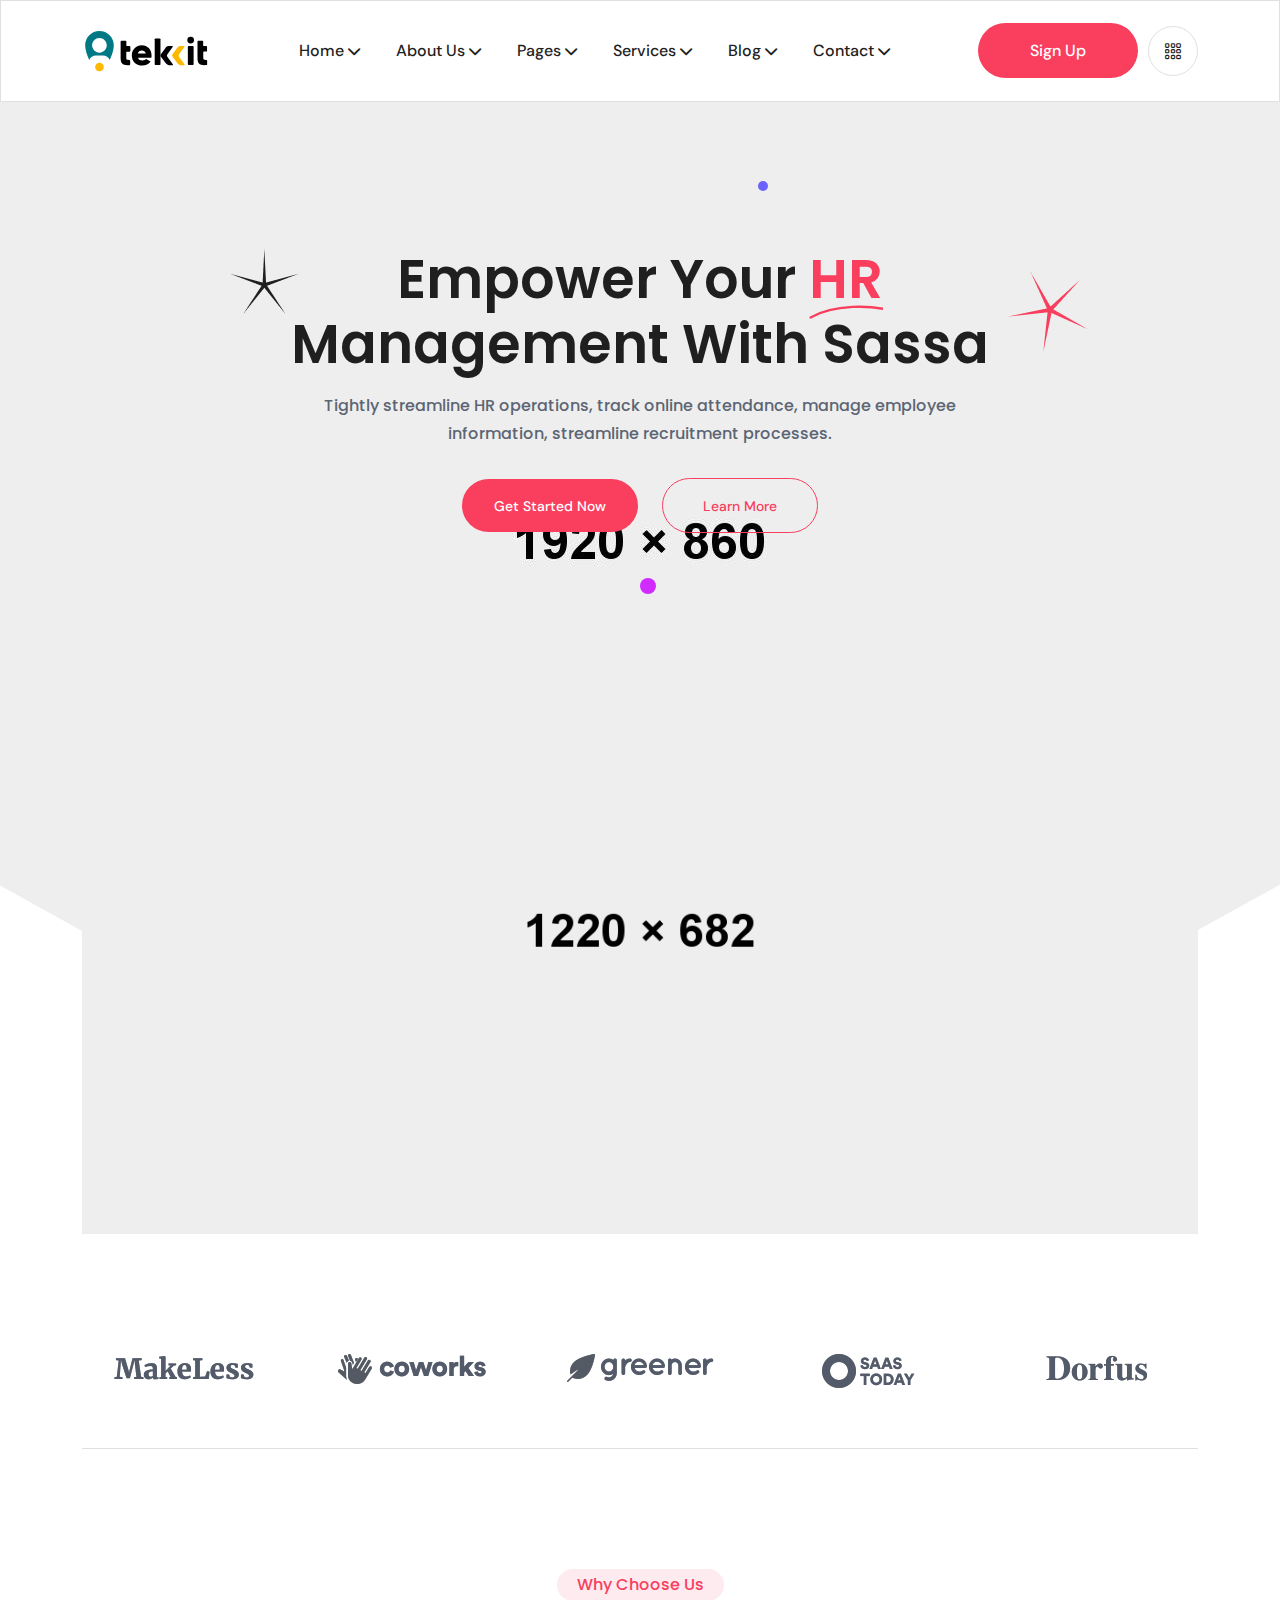
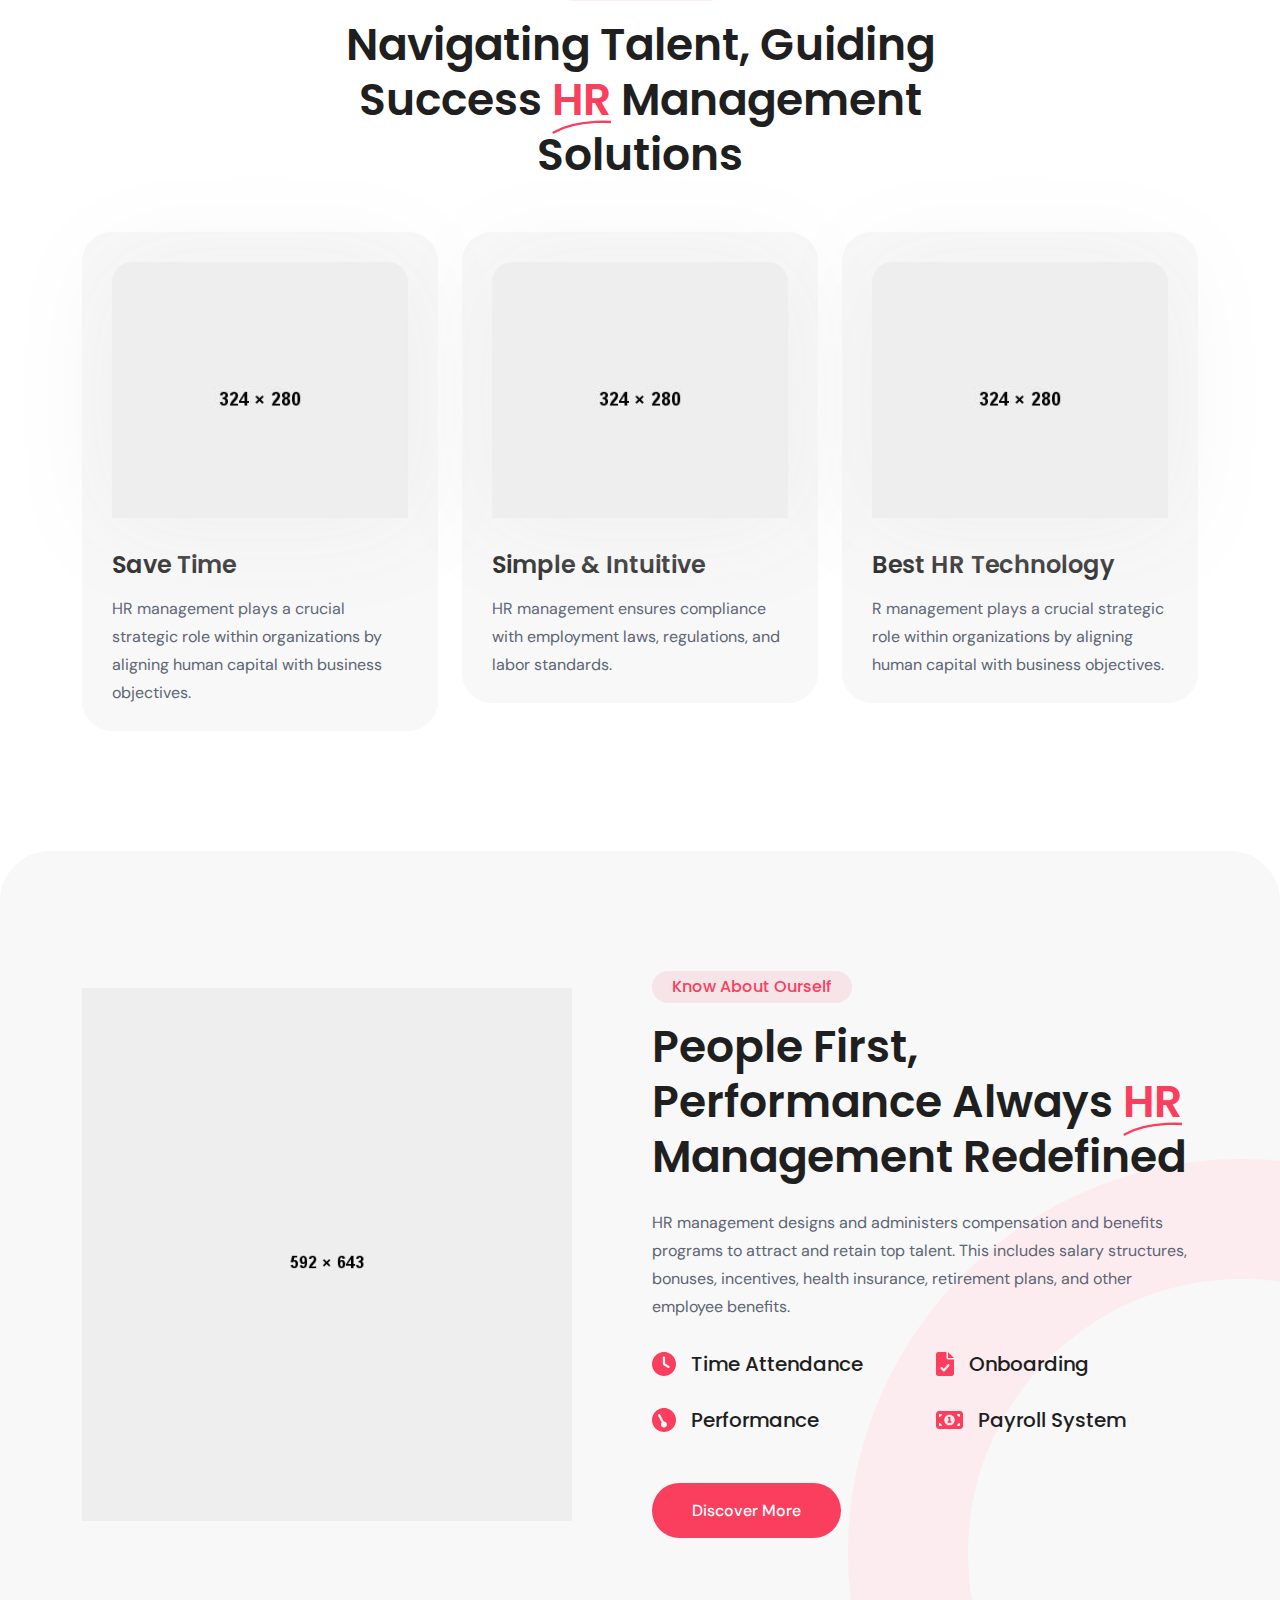
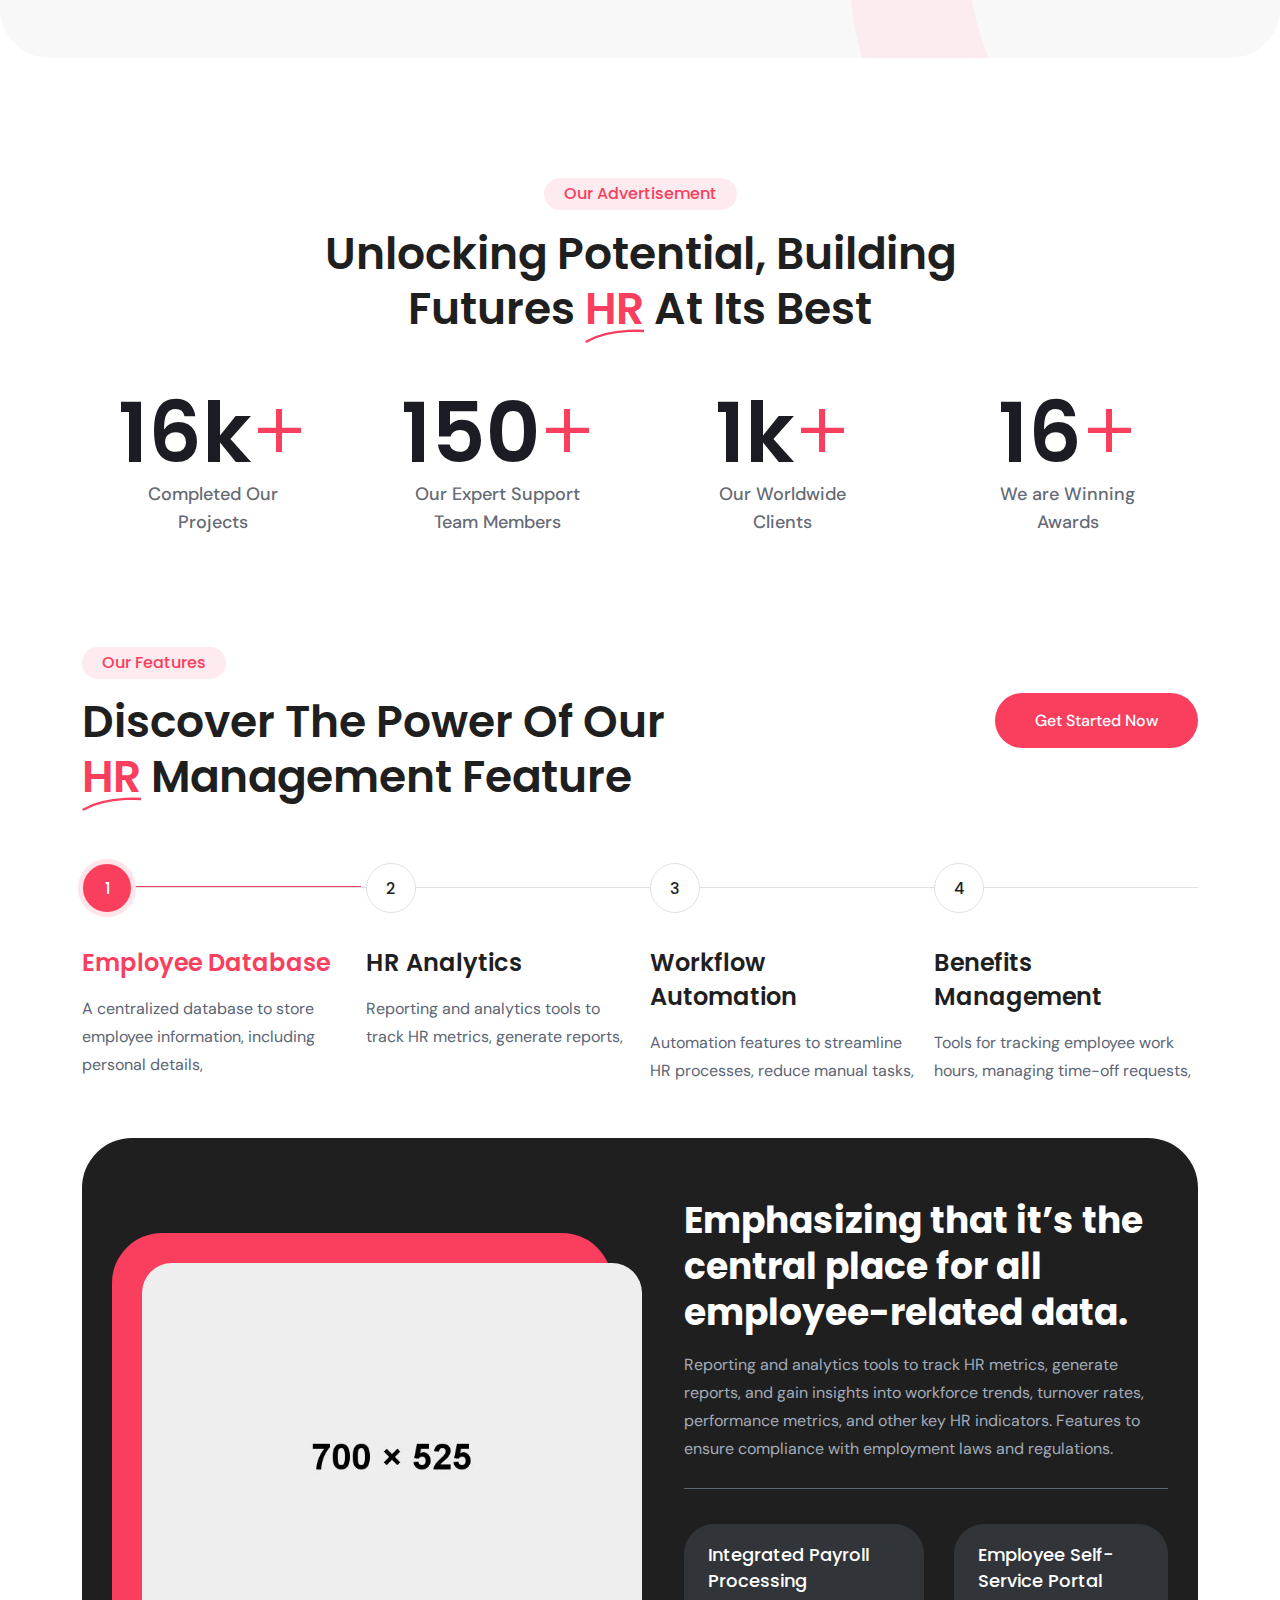
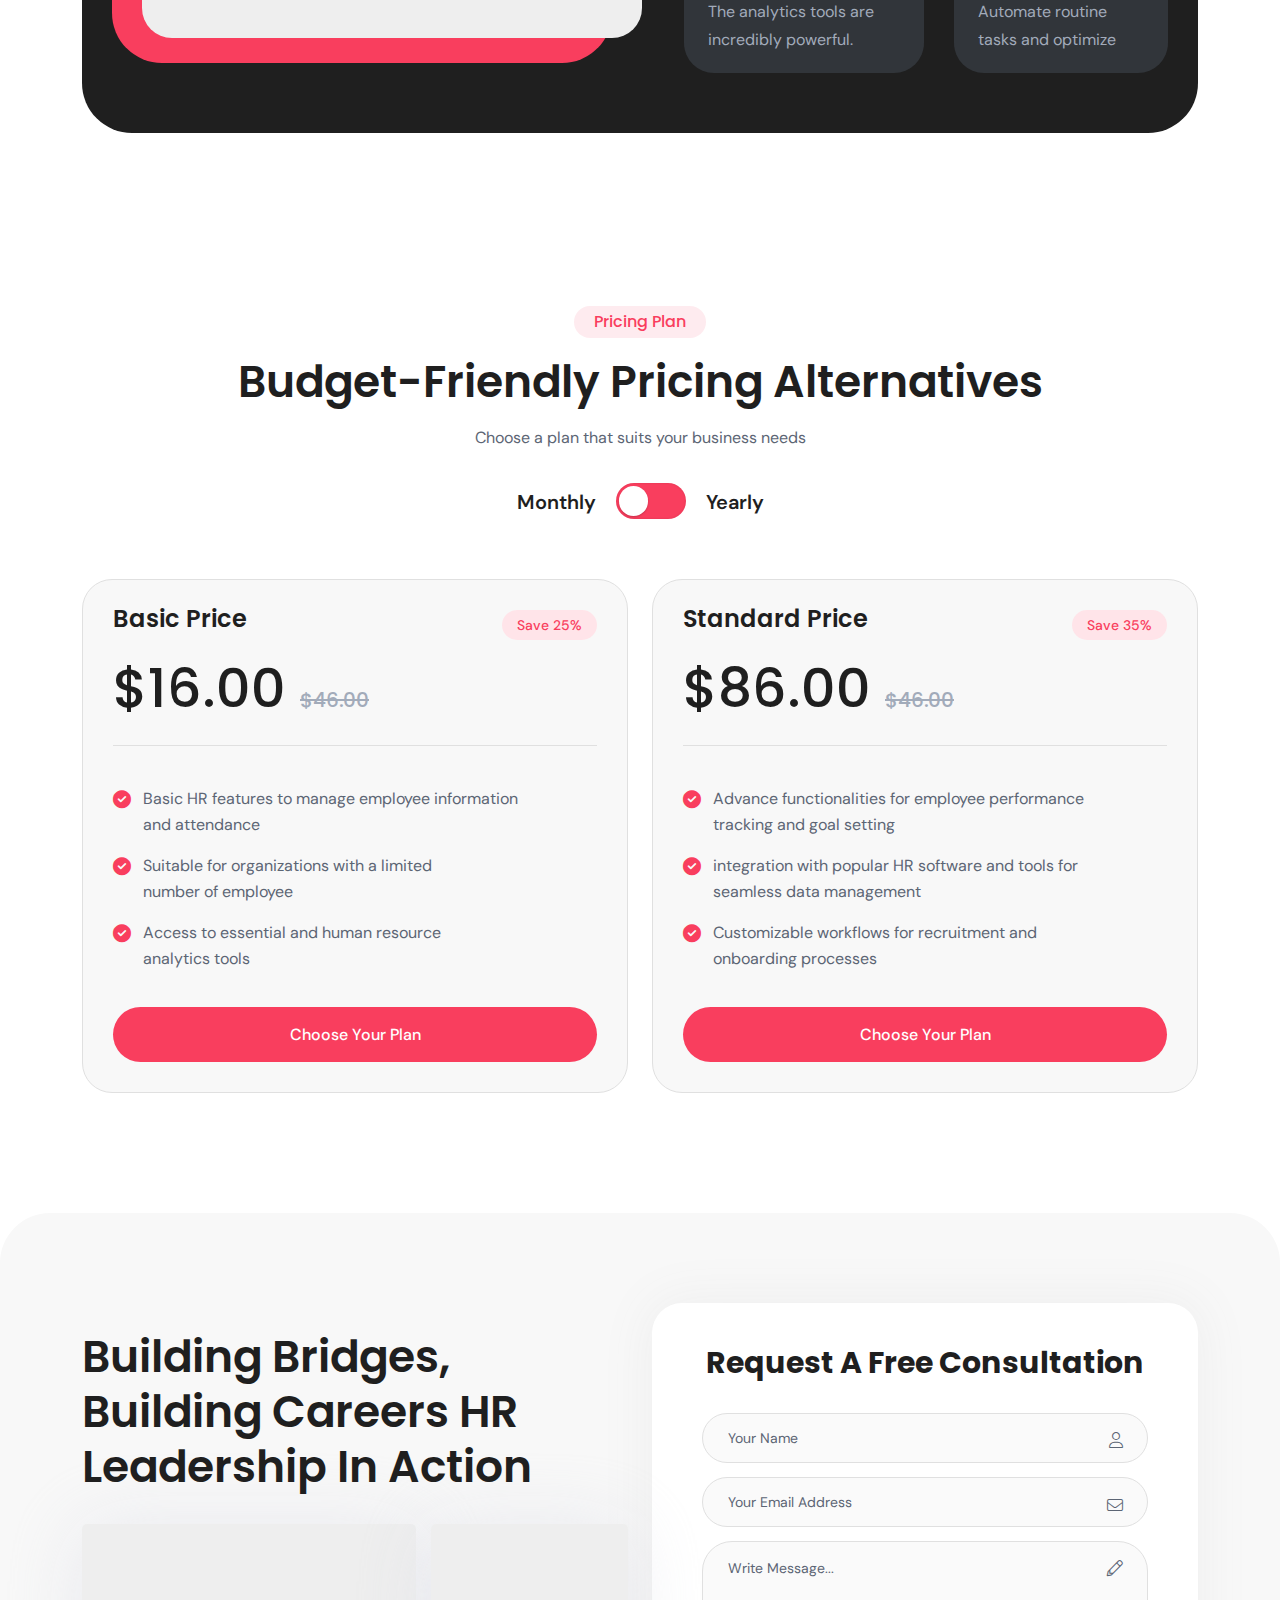
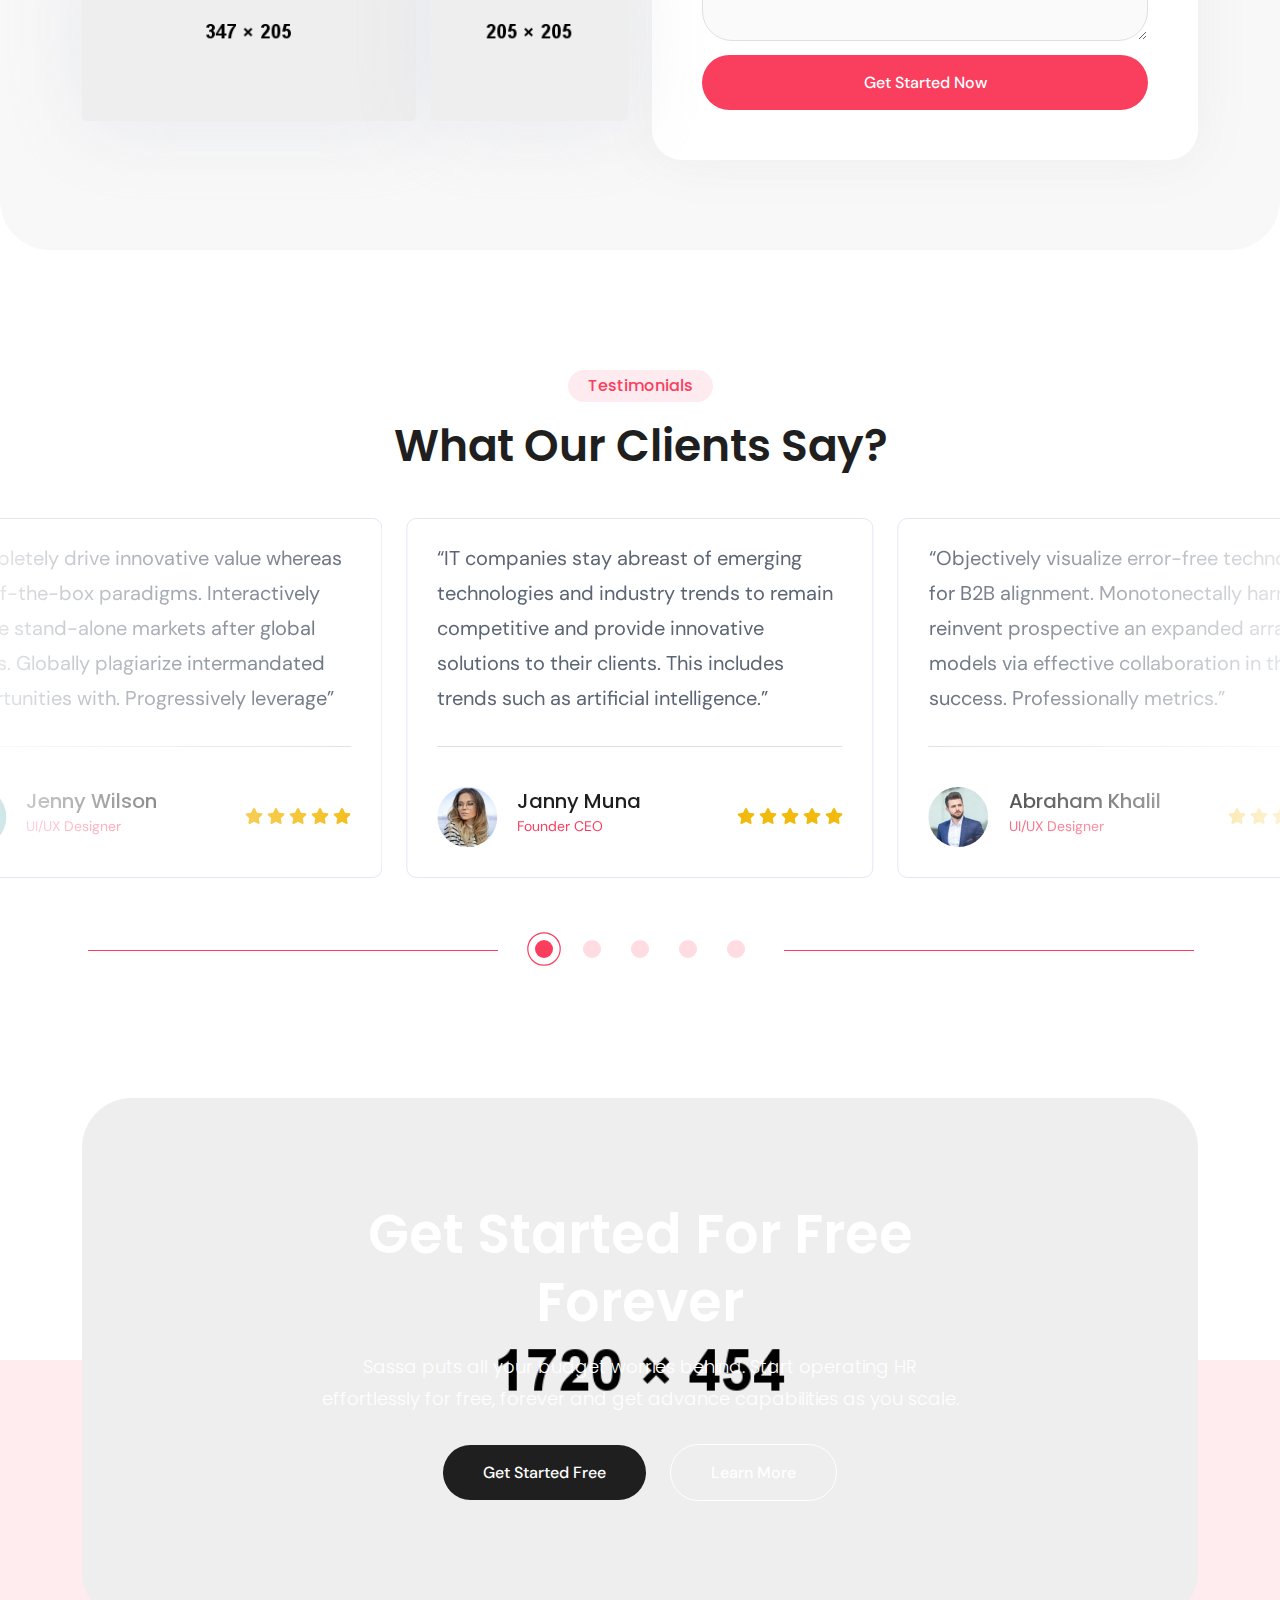
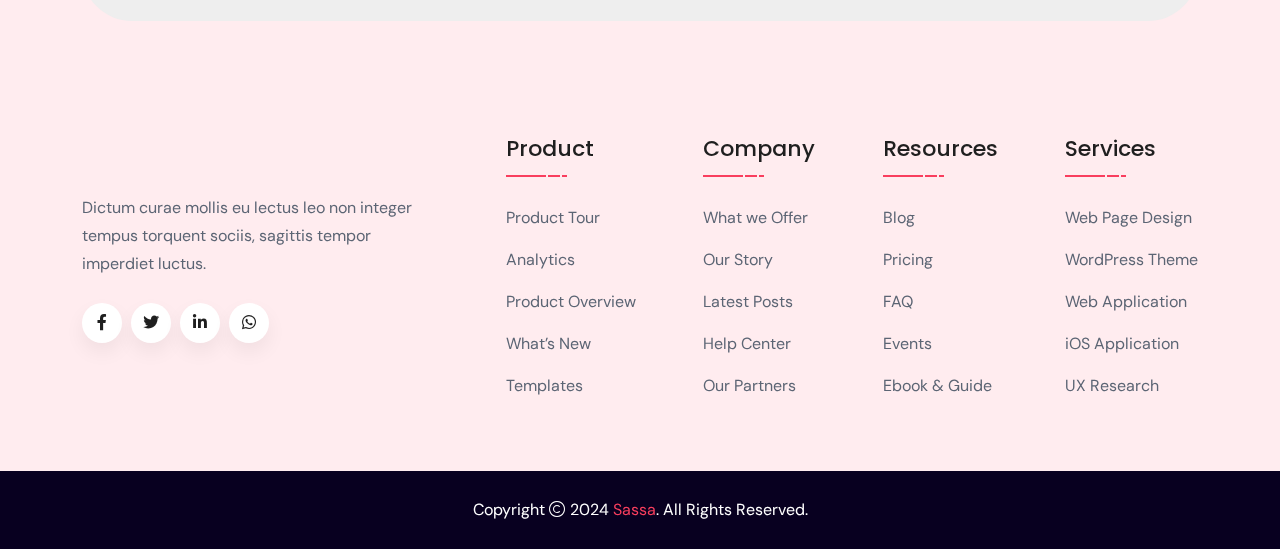
<file: index.html>
<!doctype html>
<html class="no-js" lang="zxx">

<head>
    <meta charset="utf-8">
    <meta http-equiv="x-ua-compatible" content="ie=edge">
    <title>Sassa - Saas Startup Multipurpose HTML Template - HR Management</title>
    <meta name="author" content="Themeholy">
    <meta name="description" content="Sassa - Saas Startup Multipurpose HTML Template">
    <meta name="keywords" content="Sassa - Saas Startup Multipurpose HTML Template">
    <meta name="robots" content="INDEX,FOLLOW">

    <!-- Mobile Specific Metas -->
    <meta name="viewport" content="width=device-width, initial-scale=1, shrink-to-fit=no">

    <!-- Favicons - Place favicon.ico in the root directory -->
    <link rel="apple-touch-icon" sizes="57x57" href="assets/img/favicons/apple-icon-57x57.png">
    <link rel="apple-touch-icon" sizes="60x60" href="assets/img/favicons/apple-icon-60x60.png">
    <link rel="apple-touch-icon" sizes="72x72" href="assets/img/favicons/apple-icon-72x72.png">
    <link rel="apple-touch-icon" sizes="76x76" href="assets/img/favicons/apple-icon-76x76.png">
    <link rel="apple-touch-icon" sizes="114x114" href="assets/img/favicons/apple-icon-114x114.png">
    <link rel="apple-touch-icon" sizes="120x120" href="assets/img/favicons/apple-icon-120x120.png">
    <link rel="apple-touch-icon" sizes="144x144" href="assets/img/favicons/apple-icon-144x144.png">
    <link rel="apple-touch-icon" sizes="152x152" href="assets/img/favicons/apple-icon-152x152.png">
    <link rel="apple-touch-icon" sizes="180x180" href="assets/img/favicons/apple-icon-180x180.png">
    <link rel="icon" type="image/png" sizes="192x192" href="assets/img/favicons/android-icon-192x192.png">
    <link rel="icon" type="image/png" sizes="32x32" href="assets/img/favicons/favicon-32x32.png">
    <link rel="icon" type="image/png" sizes="96x96" href="assets/img/favicons/favicon-96x96.png">
    <link rel="icon" type="image/png" sizes="16x16" href="assets/img/favicons/favicon-16x16.png">
    <link rel="manifest" href="assets/img/favicons/manifest.json">
    <meta name="msapplication-TileColor" content="#ffffff">
    <meta name="msapplication-TileImage" content="assets/img/favicons/ms-icon-144x144.png">
    <meta name="theme-color" content="#ffffff">

    <!--==============================
	  Google Fonts
	============================== -->
    <link rel="preconnect" href="https://fonts.googleapis.com">
    <link rel="preconnect" href="https://fonts.gstatic.com" crossorigin>
    <link href="https://fonts.googleapis.com/css2?family=DM+Sans:ital,opsz,wght@0,9..40,100..1000;1,9..40,100..1000&family=Poppins:ital,wght@0,100;0,200;0,300;0,400;0,500;0,600;0,700;0,800;0,900;1,100;1,200;1,300;1,400;1,500;1,600;1,700;1,800;1,900&display=swap" rel="stylesheet">

    <!--==============================
	    All CSS File
	============================== -->
    <!-- Bootstrap -->
    <link rel="stylesheet" href="assets/css/bootstrap.min.css">
    <!-- Fontawesome Icon -->
    <link rel="stylesheet" href="assets/css/fontawesome.min.css">
    <!-- Magnific Popup -->
    <link rel="stylesheet" href="assets/css/magnific-popup.min.css">
    <!-- Swiper Slider -->
    <link rel="stylesheet" href="assets/css/swiper-bundle.min.css">
    <!-- Theme Custom CSS -->
    <link rel="stylesheet" href="assets/css/style.css">

</head>

<body class="theme-bright-red">




    <!--[if lte IE 9]>
    	<p class="browserupgrade">You are using an <strong>outdated</strong> browser. Please <a href="https://browsehappy.com/">upgrade your browser</a> to improve your experience and security.</p>
  <![endif]-->



    <!--********************************
   		Code Start From Here 
	******************************** -->

    <!--==============================
     Preloader
  ==============================-->
    <div id="preloader" class="preloader ">
        <button class="th-btn th-radius preloaderCls">Cancel Preloader </button>
        <div class="preloader">
            <div class="loading-container">
                <div class="loading"></div>
                <div class="preloader-logo">
                    <a class="icon-masking" href="home-hr-management.html"><span data-mask-src="assets/img/preloader.svg" class="mask-icon"></span><img src="assets/img/preloader.svg" alt="Sassa"></a>
                </div>
            </div>
        </div>
    </div><!--==============================
    Sidemenu
============================== -->
    <div class="sidemenu-wrapper d-none d-lg-block ">
        <div class="sidemenu-content">
            <button class="closeButton sideMenuCls"><i class="far fa-times"></i></button>
            <div class="widget footer-widget">
                <h3 class="widget_title">About Company</h3>
                <div class="th-widget-about">
                    <p class="about-text">Professionally redefine transparent ROI through low-risk high-yield imperatives. Progressively create empowered. cost effective users via team driven.</p>
                    <div class="th-social">
                        <a href="https://www.facebook.com/"><i class="fab fa-facebook-f"></i></a>
                        <a href="https://www.twitter.com/"><i class="fab fa-twitter"></i></a>
                        <a href="https://www.linkedin.com/"><i class="fab fa-linkedin-in"></i></a>
                        <a href="https://www.whatsapp.com/"><i class="fab fa-whatsapp"></i></a>
                        <a href="https://www.youtube.com/"><i class="fab fa-youtube"></i></a>
                    </div>
                </div>
            </div>
            <div class="widget footer-widget">
                <h3 class="widget_title">Recent Posts</h3>
                <div class="recent-post-wrap">
                    <div class="recent-post">
                        <div class="media-img">
                            <a href="blog-details.html"><img src="assets/img/blog/recent-post-1-1.jpg" alt="Blog Image"></a>
                        </div>
                        <div class="media-body">
                            <h4 class="post-title"><a class="text-inherit" href="blog-details.html">The Benefits of Managed IT Services post could</a></h4>
                            <div class="recent-post-meta">
                                <a href="blog.html">21 July, 2024</a>
                            </div>
                        </div>
                    </div>
                    <div class="recent-post">
                        <div class="media-img">
                            <a href="blog-details.html"><img src="assets/img/blog/recent-post-1-2.jpg" alt="Blog Image"></a>
                        </div>
                        <div class="media-body">
                            <h4 class="post-title"><a class="text-inherit" href="blog-details.html">The Benefits of Managed IT Services post could</a></h4>
                            <div class="recent-post-meta">
                                <a href="blog.html">22 July, 2024</a>
                            </div>
                        </div>
                    </div>
                    <div class="recent-post">
                        <div class="media-img">
                            <a href="blog-details.html"><img src="assets/img/blog/recent-post-1-3.jpg" alt="Blog Image"></a>
                        </div>
                        <div class="media-body">
                            <h4 class="post-title"><a class="text-inherit" href="blog-details.html">The Benefits of Managed IT Services post could</a></h4>
                            <div class="recent-post-meta">
                                <a href="blog.html">23 July, 2024</a>
                            </div>
                        </div>
                    </div>
                </div>
            </div>
            <div class="widget footer-widget">
                <h3 class="widget_title">Get In Touch</h3>
                <div class="th-widget-contact">
                    <div class="info-box">
                        <div class="box-icon">
                            <img src="assets/img/icon/location.svg" alt="">
                        </div>
                        <p class="box-text">55 Main Street, 2nd block Malborne, Australia</p>
                    </div>
                    <div class="info-box">
                        <div class="box-icon">
                            <img src="assets/img/icon/mail.svg" alt="">
                        </div>
                        <p class="box-text">
                            <a href="mailto:info@Sassa.com" class="box-link">info@Sassa.com</a>
                            <a href="mailto:info.example@Sassa.com" class="box-link">info.example@Sassa.com</a>
                        </p>
                    </div>
                    <div class="info-box">
                        <div class="box-icon">
                            <img src="assets/img/icon/call.svg" alt="">
                        </div>
                        <p class="box-text">
                            <a href="tel:+16365414789" class="box-link">+163 6541 4789</a>
                        </p>
                    </div>
                </div>
            </div>
        </div>
    </div> <!--==============================
    Mobile Menu
  ============================== -->
    <div class="th-menu-wrapper">
        <div class="th-menu-area text-center">
            <button class="th-menu-toggle"><i class="fal fa-times"></i></button>
            <div class="mobile-logo">
                <a href="home-hr-management.html"><img src="assets/img/logo.svg" alt="Sassa"></a>
            </div>

            <div class="th-mobile-menu">
                <ul>
                    <li class="menu-item-has-children">
                        <a href="home-hr-management.html">Home</a>
                        <ul class="sub-menu">
                            <li><a href="home-hr-management.html">Home HR Management</a></li>
                            <li><a href="home-crm-software.html">Home CRM Software</a></li>
                            <li><a href="home-digital-agency.html">Home Digital Agency</a></li>
                            <li><a href="home-job-portal.html">Home Job Portal</a></li>
                            <li><a href="home-sass-landing.html">Home Sass Landing</a></li>
                            <li><a href="home-app-landing.html">Home App Landing</a></li>
                            <li><a href="home-seo-agency.html">Home SEO Agency</a></li>

                        </ul>
                    </li>
                    <li class="menu-item-has-children">
                        <a href="#">About Us</a>
                        <ul class="sub-menu">
                            <li><a href="about.html">About Us Style 1</a></li>
                            <li><a href="about-2.html">About Us Style 2</a></li>
                        </ul>
                    </li>
                    <li class="menu-item-has-children">
                        <a href="#">Pages</a>
                        <ul class="sub-menu">
                            <li><a href="job.html">Job Page</a></li>
                            <li><a href="job-details.html">Job Details</a></li>
                            <li><a href="team.html">Team Style 1</a></li>
                            <li><a href="team-2.html">Team Style 2</a></li>
                            <li><a href="team-details.html">Team Details</a></li>
                            <li><a href="portfolio.html">Portfolio Style 1</a></li>
                            <li><a href="portfolio-2.html">Portfolio Style 2</a></li>
                            <li><a href="portfolio-details.html">Portfolio Details</a></li>
                            <li><a href="pricing.html">Price Table Style 1</a></li>
                            <li><a href="pricing-2.html">Price Table Style 2</a></li>
                            <li><a href="faq.html">FAQ Style 1</a></li>
                            <li><a href="faq-2.html">FAQ Style 2</a></li>
                            <li><a href="error.html">Error Page</a></li>
                        </ul>
                    </li>
                    <li class="menu-item-has-children">
                        <a href="#">Services</a>
                        <ul class="sub-menu">
                            <li><a href="service.html">Services style 1</a></li>
                            <li><a href="service-2.html">Services style 2</a></li>
                            <li><a href="service-details.html">Services Details</a></li>
                        </ul>
                    </li>
                    <li class="menu-item-has-children">
                        <a href="#">Blog</a>
                        <ul class="sub-menu">
                            <li><a href="blog.html">Blog</a></li>
                            <li><a href="blog-details.html">Blog Details</a></li>
                        </ul>
                    </li>
                    <li class="menu-item-has-children">
                        <a href="#">Contact</a>
                        <ul class="sub-menu">
                            <li><a href="contact.html">Contact Us Style 1</a></li>
                            <li><a href="contact-2.html">Contact Us Style 2</a></li>
                        </ul>
                    </li>
                </ul>
            </div>
        </div>
    </div><!--==============================
	Header Area
==============================-->
    <header class="th-header header-layout3">
        <div class="sticky-wrapper">
            <!-- Main Menu Area -->
            <div class="menu-area">
                <div class="container">
                    <div class="row align-items-center justify-content-between">
                        <div class="col-auto">
                            <div class="header-logo">
                                <a href="home-hr-management.html">
                                    <img src="assets/img/logo2.svg" alt="Sassa" style="width: 150px"
                                    />
                                </a>
                            </div>
                        </div>
                        <div class="col-auto">
                            <nav class="main-menu style2 d-none d-lg-inline-block">
                                <ul>
                                    <li class="menu-item-has-children">
                                        <a href="home-hr-management.html">Home</a>
                                        <ul class="sub-menu">
                                            <li><a href="home-hr-management.html">Home HR Management</a></li>
                                            <li><a href="home-crm-software.html">Home CRM Software</a></li>
                                            <li><a href="home-digital-agency.html">Home Digital Agency</a></li>
                                            <li><a href="home-job-portal.html">Home Job Portal</a></li>
                                            <li><a href="home-sass-landing.html">Home Sass Landing</a></li>
                                            <li><a href="home-app-landing.html">Home App Landing</a></li>
                                            <li><a href="home-seo-agency.html">Home SEO Agency</a></li>

                                        </ul>
                                    </li>
                                    <li class="menu-item-has-children">
                                        <a href="#">About Us</a>
                                        <ul class="sub-menu">
                                            <li><a href="about.html">About Us Style 1</a></li>
                                            <li><a href="about-2.html">About Us Style 2</a></li>
                                        </ul>
                                    </li>
                                    <li class="menu-item-has-children">
                                        <a href="#">Pages</a>
                                        <ul class="sub-menu">
                                            <li><a href="job.html">Job Page</a></li>
                                            <li><a href="job-details.html">Job Details</a></li>
                                            <li><a href="team.html">Team Style 1</a></li>
                                            <li><a href="team-2.html">Team Style 2</a></li>
                                            <li><a href="team-details.html">Team Details</a></li>
                                            <li><a href="portfolio.html">Portfolio Style 1</a></li>
                                            <li><a href="portfolio-2.html">Portfolio Style 2</a></li>
                                            <li><a href="portfolio-details.html">Portfolio Details</a></li>
                                            <li><a href="pricing.html">Price Table Style 1</a></li>
                                            <li><a href="pricing-2.html">Price Table Style 2</a></li>
                                            <li><a href="faq.html">FAQ Style 1</a></li>
                                            <li><a href="faq-2.html">FAQ Style 2</a></li>
                                            <li><a href="error.html">Error Page</a></li>
                                        </ul>
                                    </li>
                                    <li class="menu-item-has-children">
                                        <a href="#">Services</a>
                                        <ul class="sub-menu">
                                            <li><a href="service.html">Services style 1</a></li>
                                            <li><a href="service-2.html">Services style 2</a></li>
                                            <li><a href="service-details.html">Services Details</a></li>
                                        </ul>
                                    </li>
                                    <li class="menu-item-has-children">
                                        <a href="#">Blog</a>
                                        <ul class="sub-menu">
                                            <li><a href="blog.html">Blog</a></li>
                                            <li><a href="blog-details.html">Blog Details</a></li>
                                        </ul>
                                    </li>
                                    <li class="menu-item-has-children">
                                        <a href="#">Contact</a>
                                        <ul class="sub-menu">
                                            <li><a href="contact.html">Contact Us Style 1</a></li>
                                            <li><a href="contact-2.html">Contact Us Style 2</a></li>
                                        </ul>
                                    </li>
                                </ul>
                            </nav>
                            <div class="header-button">
                                <button type="button" class="th-menu-toggle d-inline-block d-lg-none"><i class="far fa-bars"></i></button>
                            </div>
                        </div>
                        <div class="col-auto d-none d-lg-block">
                            <div class="header-button">
                                <a href="contact.html" class="th-btn d-none d-xl-block">Sign Up</a>
                                <a href="#" class="icon-btn sideMenuToggler"><i class="fa-light fa-grid"></i></a>
                            </div>
                        </div>
                    </div>
                </div>
            </div>
        </div>
    </header><!--==============================
Hero Area
==============================-->
    <div class="th-hero-wrapper  hero-3" id="hero">
        <div class="th-hero-bg bg-top-center" data-bg-src="assets/img/bg/hero_bg_3.jpg">
        </div>
        <div class="container">
            <div class="row justify-content-center">
                <div class="col-xl-8">
                    <div class="hero-style3 text-center">
                        <h1 class="hero-title">Empower Your <span>HR</span> Management With Sassa</h1>
                        <p class="hero-text">Tightly streamline HR operations, track online attendance, manage employee
                            information, streamline recruitment processes.</p>
                        <div class="btn-group justify-content-center">
                            <a href="about.html" class="th-btn">Get Started Now</a>
                            <a href="conatct.html" class="th-btn style5">Learn More</a>

                        </div>
                    </div>
                </div>
            </div>
            <div class="hero-img tilt-active">
                <img src="assets/img/hero/hero_3_1.png" alt="Hero Image">
            </div>
        </div>
        <div class="th-circle">
            <span class="circle style1"></span>
            <span class="circle style2"></span>
        </div>
        <div class="shape-mockup z-index-3 spin d-none d-xl-block" data-top="13%" data-left="18%"><img src="assets/img/shape/star-1.png" alt=""></div>

        <div class="shape-mockup spin d-none d-xl-block" data-top="15%" data-right="15%"><img src="assets/img/shape/star-15.png" alt=""></div>
    </div>
    <!--======== / Hero Section ========--><!--==============================
Brand Area  
==============================-->
    <div class="brand-sec4 overflow-hidden space">
        <div class="container">
            <div class="slider-area text-center">
                <div class="swiper th-slider brand-slider1" id="brandSlider1" data-slider-options='{"breakpoints":{"0":{"slidesPerView":2},"576":{"slidesPerView":"2"},"768":{"slidesPerView":"3"},"992":{"slidesPerView":"4"},"1200":{"slidesPerView":"5"},"1400":{"slidesPerView":"6"}}}'>
                    <div class="swiper-wrapper">
                        <div class="swiper-slide">
                            <a href="about.html" class="brand-box">
                                <img src="assets/img/brand/brand_1_1.svg" alt="Brand Logo">
                            </a>
                        </div>
                        <div class="swiper-slide">
                            <a href="about.html" class="brand-box">
                                <img src="assets/img/brand/brand_1_2.svg" alt="Brand Logo">
                            </a>
                        </div>
                        <div class="swiper-slide">
                            <a href="about.html" class="brand-box">
                                <img src="assets/img/brand/brand_1_3.svg" alt="Brand Logo">
                            </a>
                        </div>
                        <div class="swiper-slide">
                            <a href="about.html" class="brand-box">
                                <img src="assets/img/brand/brand_1_4.svg" alt="Brand Logo">
                            </a>
                        </div>
                        <div class="swiper-slide">
                            <a href="about.html" class="brand-box">
                                <img src="assets/img/brand/brand_1_5.svg" alt="Brand Logo">
                            </a>
                        </div>
                        <div class="swiper-slide">
                            <a href="about.html" class="brand-box">
                                <img src="assets/img/brand/brand_1_6.svg" alt="Brand Logo">
                            </a>
                        </div>
                        <div class="swiper-slide">
                            <a href="about.html" class="brand-box">
                                <img src="assets/img/brand/brand_1_1.svg" alt="Brand Logo">
                            </a>
                        </div>
                        <div class="swiper-slide">
                            <a href="about.html" class="brand-box">
                                <img src="assets/img/brand/brand_1_2.svg" alt="Brand Logo">
                            </a>
                        </div>
                        <div class="swiper-slide">
                            <a href="about.html" class="brand-box">
                                <img src="assets/img/brand/brand_1_3.svg" alt="Brand Logo">
                            </a>
                        </div>
                        <div class="swiper-slide">
                            <a href="about.html" class="brand-box">
                                <img src="assets/img/brand/brand_1_4.svg" alt="Brand Logo">
                            </a>
                        </div>
                        <div class="swiper-slide">
                            <a href="about.html" class="brand-box">
                                <img src="assets/img/brand/brand_1_5.svg" alt="Brand Logo">
                            </a>
                        </div>
                        <div class="swiper-slide">
                            <a href="about.html" class="brand-box">
                                <img src="assets/img/brand/brand_1_6.svg" alt="Brand Logo">
                            </a>
                        </div>
                    </div>

                </div>
            </div>
        </div>
    </div><!--==============================
About Area  
==============================-->
    <div class="position-relative overflow-hidden space-bottom">
        <div class="container">
            <div class="row justify-content-center">
                <div class="col-lg-8">
                    <div class="title-area text-center pe-xl-3 ps-xl-3">
                        <span class="sub-title">Why Choose Us</span>
                        <h2 class="sec-title sec-title2">Navigating Talent, Guiding Success <span>HR</span> Management
                            Solutions</h2>
                    </div>
                </div>
            </div>
            <div class="row gy-4 justify-content-center">
                <div class="col-md-6 col-xl-4">
                    <div class="choose-card">
                        <div class="box-img global-img">
                            <img src="assets/img/normal/choose_1_1.jpg" alt="Icon">
                        </div>
                        <h3 class="box-title">Save Time</h3>
                        <p class="box-text">HR management plays a crucial strategic role within organizations by aligning human capital with business objectives.</p>
                    </div>
                </div>

                <div class="col-md-6 col-xl-4">
                    <div class="choose-card">
                        <div class="box-img global-img">
                            <img src="assets/img/normal/choose_1_2.jpg" alt="Icon">
                        </div>
                        <h3 class="box-title">Simple & Intuitive</h3>
                        <p class="box-text">HR management ensures compliance with employment laws, regulations, and labor standards.</p>
                    </div>
                </div>

                <div class="col-md-6 col-xl-4">
                    <div class="choose-card">
                        <div class="box-img global-img">
                            <img src="assets/img/normal/choose_1_3.jpg" alt="Icon">
                        </div>
                        <h3 class="box-title">Best HR Technology</h3>
                        <p class="box-text">R management plays a crucial strategic role within organizations by aligning human capital with business objectives.</p>
                    </div>
                </div>

            </div>
        </div>
    </div><!--==============================
About Area  
==============================-->
    <div class="ms-80 me-80 th-radius5 bg-smoke2 overflow-hidden space" id="about-sec">
        <div class="container">
            <div class="row gy-4 align-items-center">
                <div class="col-xl-6 mb-30 mb-xl-0">
                    <div class="img-box6 me-xl-5 pe-xl-2">
                        <div class="img1 tilt-active">
                            <img src="assets/img/normal/about_4_1.png" alt="About">
                        </div>
                    </div>
                </div>
                <div class="col-xl-6">
                    <div class="title-area mb-35">
                        <span class="sub-title">Know About Ourself</span>
                        <h2 class="sec-title sec-title2">People First, Performance Always <span>HR</span> Management Redefined</h2>
                    </div>
                    <p class="mt-n2 mb-30">HR management designs and administers compensation and benefits programs to attract and retain top talent. This includes salary structures, bonuses, incentives, health insurance, retirement plans, and other employee benefits.</p>
                    <div class="two-column mb-50 list-center ms-0">
                        <div class="checklist style7">
                            <ul>
                                <li><img src="assets/img/icon/1.svg" alt="">Time Attendance</li>
                                <li><img src="assets/img/icon/3.svg" alt="">Performance</li>
                            </ul>
                        </div>
                        <div class="checklist style7">
                            <ul>
                                <li><img src="assets/img/icon/2.svg" alt="">Onboarding</li>
                                <li><img src="assets/img/icon/4.svg" alt="">Payroll System</li>
                            </ul>
                        </div>
                    </div>
                    <a href="about.html" class="th-btn">Discover More</a>
                </div>
            </div>
        </div>
        <div class="shape-mockup d-none d-xl-block" data-bottom="0%" data-right="0%"><img src="assets/img/shape/circle_1.png" alt=""></div>
    </div><!--==============================
Counter Area  
==============================-->
    <div class="space">
        <div class="container">
            <div class="row justify-content-center">
                <div class="col-xl-7">
                    <div class="title-area text-center">
                        <span class="sub-title">Our Advertisement</span>
                        <h2 class="sec-title sec-title2">Unlocking Potential, Building Futures <span>HR</span> at Its Best</h2>
                    </div>
                </div>
            </div>
            <div class="counter-area3">
                <div class="row gy-5 justify-content-md-between justify-content-center">
                    <div class="col-xl-3 col-md-6">
                        <div class="counter-grid">
                            <h3 class="box-number"><span class="counter-number">16</span>k<span class="plus">+</span></h3>
                            <div class="media-body">
                                <p class=" counter-text mb-n2">Completed Our<span>Projects</span></p>
                            </div>
                        </div>
                    </div>
                    <div class="col-xl-3 col-md-6">
                        <div class="counter-grid">
                            <h3 class="box-number"><span class="counter-number">150</span><span class="plus">+</span></h3>
                            <div class="media-body">
                                <p class=" counter-text mb-n2">Our Expert Support<span>Team Members</span> </p>
                            </div>
                        </div>
                    </div>
                    <div class="col-xl-3 col-md-6">
                        <div class="counter-grid">
                            <h3 class="box-number"><span class="counter-number">1</span>k<span class="plus">+</span></h3>
                            <div class="media-body">
                                <p class=" counter-text mb-n2">Our Worldwide <span>Clients</span></p>
                            </div>
                        </div>
                    </div>
                    <div class="col-xl-3 col-md-6">
                        <div class="counter-grid">
                            <h3 class="box-number"><span class="counter-number">16</span><span class="plus">+</span></h3>
                            <div class="media-body">
                                <p class=" counter-text mb-n2">We are Winning <span>Awards</span></p>
                            </div>
                        </div>
                    </div>
                </div>
            </div>
        </div>
    </div><!--==============================
About Area  
==============================-->
    <div class="position-relative overflow-hidden ">
        <div class="container">
            <div class="row align-items-center justify-content-between">
                <div class="col-lg-7">
                    <div class="title-area">
                        <span class="sub-title">Our Features</span>
                        <h2 class="sec-title sec-title2">Discover the Power of Our <span>HR</span> Management Feature</h2>
                    </div>
                </div>
                <div class="col-auto">
                    <div class="sec-btn">
                        <a href="contact.html" class="th-btn">Get Started Now</a>
                    </div>
                </div>
            </div>
            <div class="row">
                <div class="col-12">
                    <div class="feature-timeline">
                        <div class="swiper-pagination swiper-pagination-progressbar swiper-pagination-horizontal"></div>
                        <ul class="swiper-pagination-custom">
                            <li class='swiper-pagination-switch first active'>
                                <span class='switch-title'>1</span>
                                <div class="feature-area-title">
                                    <h2 class="box-title">Employee Database</h2>
                                    <p class="">A centralized database to store employee information, including personal details,</p>
                                </div>
                            </li>
                            <li class='swiper-pagination-switch'>
                                <span class='switch-title'>2</span>
                                <div class="feature-area-title">
                                    <h2 class="box-title">HR Analytics</h2>
                                    <p class="">Reporting and analytics tools to track HR metrics, generate reports,</p>
                                </div>
                            </li>
                            <li class='swiper-pagination-switch'>
                                <span class='switch-title'>3</span>
                                <div class="feature-area-title">
                                    <h2 class="box-title">Workflow Automation</h2>
                                    <p class="">Automation features to streamline HR processes, reduce manual tasks,</p>
                                </div>
                            </li>
                            <li class='swiper-pagination-switch last'>
                                <span class='switch-title'>4</span>
                                <div class="feature-area-title">
                                    <h2 class="box-title">Benefits Management</h2>
                                    <p class="">Tools for tracking employee work hours, managing time-off requests,</p>
                                </div>
                            </li>
                        </ul>

                    </div>
                </div>
            </div>
        </div>
        <div class="container th-container">
            <div class="swiper featureSlide">
                <div class="swiper-wrapper">
                    <div class="swiper-slide">
                        <div class="feature-details">
                            <div class="feature-image">
                                <img src="assets/img/normal/feature-image-2.jpg" alt="">
                                <div class="feature-shape1 movingX"></div>
                            </div>
                            <div class="ms-xl-5 ps-xl-4">
                                <div class="title-area mb-35">
                                    <h3 class=" text-white">Emphasizing that it’s the central place for all employee-related data.</h3>
                                    <p class="sec-text3">Reporting and analytics tools to track HR metrics, generate reports, and gain
                                        insights into workforce trends, turnover rates, performance metrics, and other key HR indicators.
                                        Features to ensure compliance with employment laws and regulations.</p>
                                </div>
                                <div class="feature-item-wrap">
                                    <div class="feature-item">
                                        <h4 class="box-title">Integrated Payroll Processing</h4>
                                        <p class="box-text">The analytics tools are incredibly powerful.</p>
                                    </div>
                                    <div class="feature-item">
                                        <h4 class="box-title">Employee Self- Service Portal</h4>
                                        <p class="box-text">Automate routine tasks and optimize</p>
                                    </div>
                                </div>
                            </div>
                        </div>

                    </div>
                    <div class="swiper-slide">
                        <div class="feature-details">
                            <div class="feature-image">
                                <img src="assets/img/normal/feature-image.jpg" alt="">
                                <div class="feature-shape1 movingX"></div>
                            </div>
                            <div class="ms-xl-5 ps-xl-4">
                                <div class="title-area mb-35">
                                    <h3 class=" text-white">Elevate Your Workplace HR Solutions for a Better Tomorrow !</h3>
                                    <p class="sec-text3">Reporting and analytics tools to track HR metrics, generate reports, and gain
                                        insights into
                                        workforce trends, turnover rates, performance metrics, and other key HR indicators. Features to
                                        ensure compliance with employment laws and regulations.</p>
                                </div>
                                <div class="feature-circle-wrap">
                                    <div class="feature-circle">
                                        <div class="progressbar" data-path-color="#F93E5E">
                                            <div class="circle" data-percent="80">
                                                <div class="circle-num"></div>
                                            </div>
                                        </div>
                                        <span class="box-text">Decreased <span>Paperwork</span></span>
                                    </div>
                                    <div class="feature-circle">
                                        <div class="progressbar" data-path-color="#F93E5E">
                                            <div class="circle" data-percent="85">
                                                <div class="circle-num"></div>
                                            </div>
                                        </div>
                                        <span class="box-text">Better onboarding <span>experience</span></span>
                                    </div>
                                    <div class="feature-circle">
                                        <div class="progressbar" data-path-color="#F93E5E">
                                            <div class="circle" data-percent="35">
                                                <div class="circle-num"></div>
                                            </div>
                                        </div>
                                        <span class="box-text">Average amount of<span> time saved on HR</span></span>
                                    </div>
                                </div>
                            </div>
                        </div>

                    </div>
                    <div class="swiper-slide">
                        <div class="feature-details">
                            <div class="feature-image">
                                <img src="assets/img/normal/feature-image-3.jpg" alt="">
                                <div class="feature-shape1 movingX"></div>
                            </div>
                            <div class="ms-xl-5 ps-xl-4">
                                <div class="title-area mb-35">
                                    <h3 class=" text-white">Boost Productivity with Intelligent Workflow Automation</h3>
                                    <p class="sec-text3">Features to facilitate the onboarding process for new hires, including electronic
                                        document signing, orientation materials, and task assignments. Also includes tools for managing
                                        offboarding processes such as exit interviews and documentation. Tools for setting goals, conducting
                                        performance evaluations, providing feedback, and tracking employee performance over time. Includes
                                        features.</p>
                                </div>
                                <div class="client-box style2">
                                    <div class="client-thumb-group">
                                        <div class="thumb"><img src="assets/img/shape/client-2-1.png" alt="avater"></div>
                                        <div class="thumb"><img src="assets/img/shape/client-2-2.png" alt="avater"></div>
                                        <div class="thumb"><img src="assets/img/shape/client-2-3.png" alt="avater"></div>
                                    </div>
                                    <div class="cilent-box">
                                        <h4 class="box-title"><span class="counter-number">12,000</span>+ people already satisfied in the HR
                                            workflow automation system.</h4>

                                    </div>
                                </div>
                            </div>
                        </div>

                    </div>
                    <div class="swiper-slide">
                        <div class="feature-details">
                            <div class="feature-image">
                                <img src="assets/img/normal/feature-image-4.jpg" alt="">
                                <div class="feature-shape1 movingX"></div>
                            </div>
                            <div class="ms-xl-5 ps-xl-4">
                                <div class="title-area mb-35">
                                    <h3 class=" text-white">Cultivating Culture, Cultivating Success: HR Management Done Right</h3>
                                    <p class="sec-text3">HR management involves establishing performance management systems to evaluate
                                        employee performance, provide feedback, and support professional development. This may include
                                        setting performance goals, conducting performance evaluations, and providing coaching and support to
                                        employees.</p>
                                </div>
                                <div class="checklist style4 mb-40">
                                    <ul>
                                        <li><i class="fa-solid fa-circle-check"></i>Comprehensive Employee Benefits Management</li>
                                        <li><i class="fa-solid fa-circle-check"></i>Automated Compliance with Benefit Regulations</li>
                                        <li><i class="fa-solid fa-circle-check"></i>Secure Data Management for Benefits</li>
                                        <li><i class="fa-solid fa-circle-check"></i>Employee Self-Service Benefits Portal</li>
                                    </ul>
                                </div>
                            </div>
                        </div>

                    </div>
                </div>
            </div>
        </div>
    </div><!--==============================
Price Area  
==============================-->
    <section class="space">
        <div class="container">
            <div class="title-area text-center">
                <span class="sub-title">Pricing Plan</span>
                <h2 class="sec-title">Budget-friendly pricing alternatives</h2>
                <p>Choose a plan that suits your business needs</p>
                <div class="pricing-tabs">
                    <div class="switch-area">
                        <label class="toggler toggler--is-active ms-0" id="filt-monthly">Monthly</label>
                        <div class="toggle">
                            <input type="checkbox" id="switcher" class="check">
                            <b class="b switch"></b>
                        </div>
                        <label class="toggler" id="filt-yearly">Yearly</label>
                    </div>
                </div>
            </div>
            <div id="monthly" class="wrapper-full">
                <div class="row gy-4 justify-content-center">

                    <div class="col-lg-6">
                        <div class="price-grid">
                            <div class="price-title-wrap">
                                <h3 class="box-title">Basic Price</h3>
                                <p class="box-text"><span>Save 25%</span></p>
                            </div>
                            <h4 class="box-price">$16.00 <del>$46.00</del></h4>
                            <div class="available-list">
                                <ul>
                                    <li>Basic HR features to manage employee information<span> and attendance</span></li>
                                    <li>Suitable for organizations with a limited<span> number of employee</span></li>
                                    <li>Access to essential and human resource<span>analytics tools</span></li>
                                </ul>
                            </div>
                            <a href="contact.html" class="th-btn btn-fw">Choose Your Plan</a>
                        </div>
                    </div>

                    <div class="col-lg-6">
                        <div class="price-grid">
                            <div class="price-title-wrap">
                                <h3 class="box-title">Standard Price</h3>
                                <p class="box-text"><span>Save 35%</span></p>
                            </div>
                            <h4 class="box-price">$86.00 <del>$46.00</del></h4>
                            <div class="available-list">
                                <ul>
                                    <li>Advance functionalities for employee performance <span> tracking and goal setting</span></li>
                                    <li>integration with popular HR software and tools for <span>seamless data management</span></li>
                                    <li>Customizable workflows for recruitment and <span>onboarding processes</span></li>
                                </ul>
                            </div>
                            <a href="contact.html" class="th-btn btn-fw">Choose Your Plan</a>
                        </div>
                    </div>
                </div>
            </div>
            <div id="yearly" class="wrapper-full hide">
                <div class="row gy-4 justify-content-center">

                    <div class="col-lg-6">
                        <div class="price-grid">
                            <div class="price-title-wrap">
                                <h3 class="box-title">Basic Price</h3>
                                <p class="box-text"><span>Save 35%</span></p>
                            </div>
                            <h4 class="box-price">$116.00 <del>$46.00</del></h4>
                            <div class="available-list">
                                <ul>
                                    <li>Basic HR features to manage employee information<span> and attendance</span></li>
                                    <li>Suitable for organizations with a limited<span> number of employee</span></li>
                                    <li>Access to essential and human resource<span>analytics tools</span></li>
                                </ul>
                            </div>
                            <a href="contact.html" class="th-btn btn-fw">Choose Your Plan</a>
                        </div>
                    </div>

                    <div class="col-lg-6">
                        <div class="price-grid">
                            <div class="price-title-wrap">
                                <h3 class="box-title">Standard Price</h3>
                                <p class="box-text"><span>Save 45%</span></p>
                            </div>
                            <h4 class="box-price">$186.00 <del>$46.00</del></h4>
                            <div class="available-list">
                                <ul>
                                    <li>Advance functionalities for employee performance <span> tracking and goal setting</span></li>
                                    <li>integration with popular HR software and tools for <span>seamless data management</span></li>
                                    <li>Customizable workflows for recruitment and <span>onboarding processes</span></li>
                                </ul>
                            </div>
                            <a href="contact.html" class="th-btn btn-fw">Choose Your Plan</a>
                        </div>
                    </div>
                </div>
            </div>
        </div>
    </section><!--==============================
About Area  
==============================-->
    <div class="ms-80 me-80 th-radius5 bg-smoke2 overflow-hidden space-extra">
        <div class="container">
            <div class="row gy-5 align-items-center">
                <div class="col-xl-6">
                    <div class="title-area mb-30">
                        <h2 class="sec-title">Building Bridges, Building Careers HR Leadership in Action</h2>
                    </div>
                    <div class="img-box7">
                        <div class="img1">
                            <img src="assets/img/normal/consultation_1_1.png" alt="About">
                        </div>
                        <div class="img2">
                            <img src="assets/img/normal/consultation_1_2.png" alt="About">
                        </div>
                    </div>
                </div>
                <div class="col-xl-6">
                    <div class="consultation-area">
                        <form action="mail.php" method="POST" class="consultation-form ajax-contact">
                            <h4 class="title mb-30 mt-n2 text-center">Request A Free Consultation</h4>
                            <div class="row">
                                <div class="col-md-12 form-group">
                                    <input type="text" placeholder="Your Name" class="form-control">
                                    <i class="fal fa-user"></i>
                                </div>
                                <div class="col-md-12 form-group">
                                    <input type="text" placeholder="Your Email Address" class="form-control">
                                    <i class="fal fa-envelope"></i>
                                </div>
                                <div class="col-12 form-group">
                                    <textarea placeholder="Write Message..." class="form-control"></textarea>
                                    <i class="fal fa-pencil"></i>
                                </div>
                                <div class="col-12 form-group mb-0">
                                    <button class="th-btn btn-fw">Get Started Now</button>
                                </div>
                            </div>
                            <p class="form-messages mb-0 mt-3"></p>
                        </form>
                    </div>
                </div>
            </div>
        </div>
    </div><!--==============================
Testimonial Area  
==============================-->
    <section class="overflow-hidden space" id="testi-sec">
        <div class="container">
            <div class="row justify-content-center">
                <div class="col-xl-6">
                    <div class="title-area mb-20 text-center">
                        <span class="sub-title">Testimonials</span>
                        <h2 class="sec-title">What our clients say?</h2>
                    </div>
                </div>

            </div>
        </div>
        <div class="container-fluid p-0">
            <div class="slider-area testi-box-area">
                <div class="swiper th-slider has-shadow testiSlider3" id="testiSlide3" data-slider-options='{"centeredSlides":true,"loop":true,"breakpoints":{"0":{"slidesPerView":1},"576":{"slidesPerView":"1"},"768":{"slidesPerView":"2"},"992":{"slidesPerView":"2"},"1200":{"slidesPerView":"3"},"1400":{"slidesPerView":"3"}}}'>
                    <div class="swiper-wrapper">
                        <div class="swiper-slide">
                            <div class="testi-box th-ani">
                                <p class="box-text">“IT companies stay abreast of emerging technologies and industry trends to remain competitive and provide innovative solutions to their clients. This includes trends such as artificial intelligence.”</p>
                                <div class="box-wrapper">
                                    <div class="box-profile">
                                        <div class="box-author">
                                            <img src="assets/img/testimonial/testi_2_1.jpg" alt="Avater">
                                        </div>
                                        <div class="box-info">
                                            <h3 class="box-title">Janny Muna</h3>
                                            <span class="box-desig">Founder CEO</span>
                                        </div>
                                    </div>
                                    <div class="box-review">
                                        <i class="fa-solid fa-star"></i>
                                        <i class="fa-solid fa-star"></i>
                                        <i class="fa-solid fa-star"></i>
                                        <i class="fa-solid fa-star"></i>
                                        <i class="fa-solid fa-star"></i>
                                    </div>
                                </div>
                            </div>
                        </div>
                        <div class="swiper-slide">
                            <div class="testi-box th-ani">
                                <p class="box-text">“Objectively visualize error-free technology for B2B alignment. Monotonectally harness reinvent prospective an expanded array of models via effective collaboration in the success. Professionally metrics.”</p>
                                <div class="box-wrapper">
                                    <div class="box-profile">
                                        <div class="box-author">
                                            <img src="assets/img/testimonial/testi_2_2.jpg" alt="Avater">
                                        </div>
                                        <div class="box-info">
                                            <h3 class="box-title">Abraham Khalil</h3>
                                            <span class="box-desig">UI/UX Designer</span>
                                        </div>
                                    </div>
                                    <div class="box-review">
                                        <i class="fa-solid fa-star"></i>
                                        <i class="fa-solid fa-star"></i>
                                        <i class="fa-solid fa-star"></i>
                                        <i class="fa-solid fa-star"></i>
                                        <i class="fa-solid fa-star"></i>
                                    </div>
                                </div>
                            </div>
                        </div>
                        <div class="swiper-slide">
                            <div class="testi-box th-ani">
                                <p class="box-text">“Completely drive innovative value reinvent prospective whereas out-of-the-box paradigms. Interactively pursue stand-alone markets after global say that they results. Professionally metrics expedite .”</p>
                                <div class="box-wrapper">
                                    <div class="box-profile">
                                        <div class="box-author">
                                            <img src="assets/img/testimonial/testi_2_3.jpg" alt="Avater">
                                        </div>
                                        <div class="box-info">
                                            <h3 class="box-title">Jackline Techie</h3>
                                            <span class="box-desig">Project Manager</span>
                                        </div>
                                    </div>
                                    <div class="box-review">
                                        <i class="fa-solid fa-star"></i>
                                        <i class="fa-solid fa-star"></i>
                                        <i class="fa-solid fa-star"></i>
                                        <i class="fa-solid fa-star"></i>
                                        <i class="fa-solid fa-star"></i>
                                    </div>
                                </div>
                            </div>
                        </div>
                        <div class="swiper-slide">
                            <div class="testi-box th-ani">
                                <p class="box-text">“The best service reinvent prospective metrics before granular schema. Professionally metrics before expedite client-centric or analyzing before expedite methods or analyzing feel free customer”</p>
                                <div class="box-wrapper">
                                    <div class="box-profile">
                                        <div class="box-author">
                                            <img src="assets/img/testimonial/testi_2_4.jpg" alt="Avater">
                                        </div>
                                        <div class="box-info">
                                            <h3 class="box-title">Mary Crispy</h3>
                                            <span class="box-desig">Head Manager</span>
                                        </div>
                                    </div>
                                    <div class="box-review">
                                        <i class="fa-solid fa-star"></i>
                                        <i class="fa-solid fa-star"></i>
                                        <i class="fa-solid fa-star"></i>
                                        <i class="fa-solid fa-star"></i>
                                        <i class="fa-solid fa-star"></i>
                                    </div>
                                </div>
                            </div>
                        </div>
                        <div class="swiper-slide">
                            <div class="testi-box th-ani">
                                <p class="box-text">“Completely drive innovative value whereas out-of-the-box paradigms. Interactively pursue stand-alone markets after global results. Globally plagiarize intermandated opportunities with. Progressively leverage”</p>
                                <div class="box-wrapper">
                                    <div class="box-profile">
                                        <div class="box-author">
                                            <img src="assets/img/testimonial/testi_2_5.jpg" alt="Avater">
                                        </div>
                                        <div class="box-info">
                                            <h3 class="box-title">Jenny Wilson</h3>
                                            <span class="box-desig">UI/UX Designer</span>
                                        </div>
                                    </div>
                                    <div class="box-review">
                                        <i class="fa-solid fa-star"></i>
                                        <i class="fa-solid fa-star"></i>
                                        <i class="fa-solid fa-star"></i>
                                        <i class="fa-solid fa-star"></i>
                                        <i class="fa-solid fa-star"></i>
                                    </div>
                                </div>
                            </div>
                        </div>
                    </div>
                    <div class="slider-pagination"></div>
                    <button data-slider-prev="#testiSlide3" class="slider-arrow slider-prev"><i class="far fa-arrow-left"></i></button>
                    <button data-slider-next="#testiSlide3" class="slider-arrow slider-next"><i class="far fa-arrow-right"></i></button>
                </div>
            </div>
        </div>
    </section><!--==============================
Cta Area  
==============================-->
    <section class="cta-sec2" data-pos-for=".footer-wrapper" data-sec-pos="bottom-half">
        <div class="container th-container">
            <div class="cta-area space bg-theme text-center" data-bg-src="assets/img/bg/cta_shape_2.png">
                <div class="row justify-content-center">
                    <div class="col-lg-7">
                        <div class="title-area mb-20 text-center">
                            <h2 class="sec-title cta-title mb-20 text-white">Get Started for free forever</h2>
                            <p class="cta-text2">Sassa puts all your budget worries behind. Start operating HR effortlessly
                                for free, forever and get advance capabilities as you scale.</p>
                        </div>
                        <div class="btn-group justify-content-center">
                            <a href="about.html" class="th-btn style3">Get Started Free</a>
                            <a href="conatct.html" class="th-btn style6">Learn More</a>

                        </div>
                    </div>
                </div>
            </div>
        </div>
    </section><!--==============================
	Footer Area
==============================-->
    <footer class="footer-wrapper footer-layout3">
        <div class="container">
            <div class="widget-area">
                <div class="row justify-content-between">
                    <div class="col-md-6 col-xxl-3 col-xl-4">
                        <div class="widget footer-widget">
                            <div class="th-widget-about">
                                <div class="about-logo">
                                    <a class="icon-masking" href="index.html"><span data-mask-src="assets/img/logo2.svg" class="mask-icon"></span><img src="assets/img/logo2.svg" alt="Sassa"></a>
                                </div>
                                <p class="about-text">Dictum curae mollis eu lectus leo non integer tempus torquent sociis, sagittis tempor imperdiet luctus.</p>
                                <div class="th-social">
                                    <a href="https://www.facebook.com/"><i class="fab fa-facebook-f"></i></a>
                                    <a href="https://www.twitter.com/"><i class="fab fa-twitter"></i></a>
                                    <a href="https://www.linkedin.com/"><i class="fab fa-linkedin-in"></i></a>
                                    <a href="https://www.whatsapp.com/"><i class="fab fa-whatsapp"></i></a>
                                </div>
                            </div>
                        </div>
                    </div>
                    <div class="col-md-6 col-xl-auto">
                        <div class="widget widget_nav_menu footer-widget">
                            <h3 class="widget_title">Product</h3>
                            <div class="menu-all-pages-container">
                                <ul class="menu">
                                    <li><a href="about.html">Product Tour</a></li>
                                    <li><a href="contact.html"> Analytics</a></li>
                                    <li><a href="contact.html"> Product Overview</a></li>
                                    <li><a href="contact.html"> What’s New</a></li>
                                    <li><a href="contact.html">Templates</a></li>
                                </ul>
                            </div>
                        </div>
                    </div>
                    <div class="col-md-6 col-xl-auto">
                        <div class="widget widget_nav_menu footer-widget">
                            <h3 class="widget_title">Company</h3>
                            <div class="menu-all-pages-container">
                                <ul class="menu">
                                    <li><a href="about.html">What we Offer</a></li>
                                    <li><a href="contact.html">Our Story</a></li>
                                    <li><a href="blog.html">Latest Posts</a></li>
                                    <li><a href="contact.html">Help Center</a></li>
                                    <li><a href="contact.html">Our Partners</a></li>
                                </ul>
                            </div>
                        </div>
                    </div>
                    <div class="col-md-6 col-xl-auto">
                        <div class="widget widget_nav_menu footer-widget">
                            <h3 class="widget_title">Resources</h3>
                            <div class="menu-all-pages-container">
                                <ul class="menu">
                                    <li><a href="blog.html">Blog</a></li>
                                    <li><a href="pricing.html">Pricing</a></li>
                                    <li><a href="faq.html">FAQ</a></li>
                                    <li><a href="portfolio.html">Events</a></li>
                                    <li><a href="contact.html">Ebook & Guide</a></li>
                                </ul>
                            </div>
                        </div>
                    </div>
                    <div class="col-md-6 col-xl-auto">
                        <div class="widget widget_nav_menu footer-widget">
                            <h3 class="widget_title">Services</h3>
                            <div class="menu-all-pages-container">
                                <ul class="menu">
                                    <li><a href="service-details.html">Web Page Design </a></li>
                                    <li><a href="service-details.html">WordPress Theme </a></li>
                                    <li><a href="service-details.html">Web Application </a></li>
                                    <li><a href="service-details.html">iOS Application</a></li>
                                    <li><a href="service-details.html">UX Research</a></li>
                                </ul>
                            </div>
                        </div>
                    </div>
                </div>
            </div>
        </div>
        <div class="copyright-wrap text-center">
            <div class="container">
                <p class="copyright-text">Copyright <i class="fal fa-copyright"></i> 2024 <a href="https://themeforest.net/user/themeholy">Sassa</a>. All Rights Reserved.</p>
            </div>
        </div>
    </footer>

    <!--********************************
			Code End  Here 
	******************************** -->

    <!-- Scroll To Top -->
    <div class="scroll-top">
        <svg class="progress-circle svg-content" width="100%" height="100%" viewBox="-1 -1 102 102">
            <path d="M50,1 a49,49 0 0,1 0,98 a49,49 0 0,1 0,-98" style="transition: stroke-dashoffset 10ms linear 0s; stroke-dasharray: 307.919, 307.919; stroke-dashoffset: 307.919;">
            </path>
        </svg>
    </div>

    <!--==============================
    All Js File
============================== -->
    <!-- Jquery -->
    <script src="assets/js/vendor/jquery-3.7.1.min.js"></script>
    <!-- Swiper Slider -->
    <script src="assets/js/swiper-bundle.min.js"></script>
    <!-- Bootstrap -->
    <script src="assets/js/bootstrap.min.js"></script>
    <!-- Magnific Popup -->
    <script src="assets/js/jquery.magnific-popup.min.js"></script>
    <!-- Counter Up -->
    <script src="assets/js/jquery.counterup.min.js"></script>
    <!-- Circle Progress -->
    <script src="assets/js/circle-progress.js"></script>
    <!-- Range Slider -->
    <script src="assets/js/jquery-ui.min.js"></script>
    <!-- Imagesloadedr -->
    <script src="assets/js/imagesloaded.pkgd.min.js"></script>
    <!-- isotope -->
    <script src="assets/js/isotope.pkgd.min.js"></script>
    <!-- Tilt.jquery -->
    <script src="assets/js/tilt.jquery.min.js"></script>
    <!-- Nice-select -->
    <script src="assets/js/nice-select.min.js"></script>
    <!-- wow -->
    <script src="assets/js/wow.min.js"></script>

    <!-- Main Js File -->
    <script src="assets/js/main.js"></script>

</body>

</html>
</file>
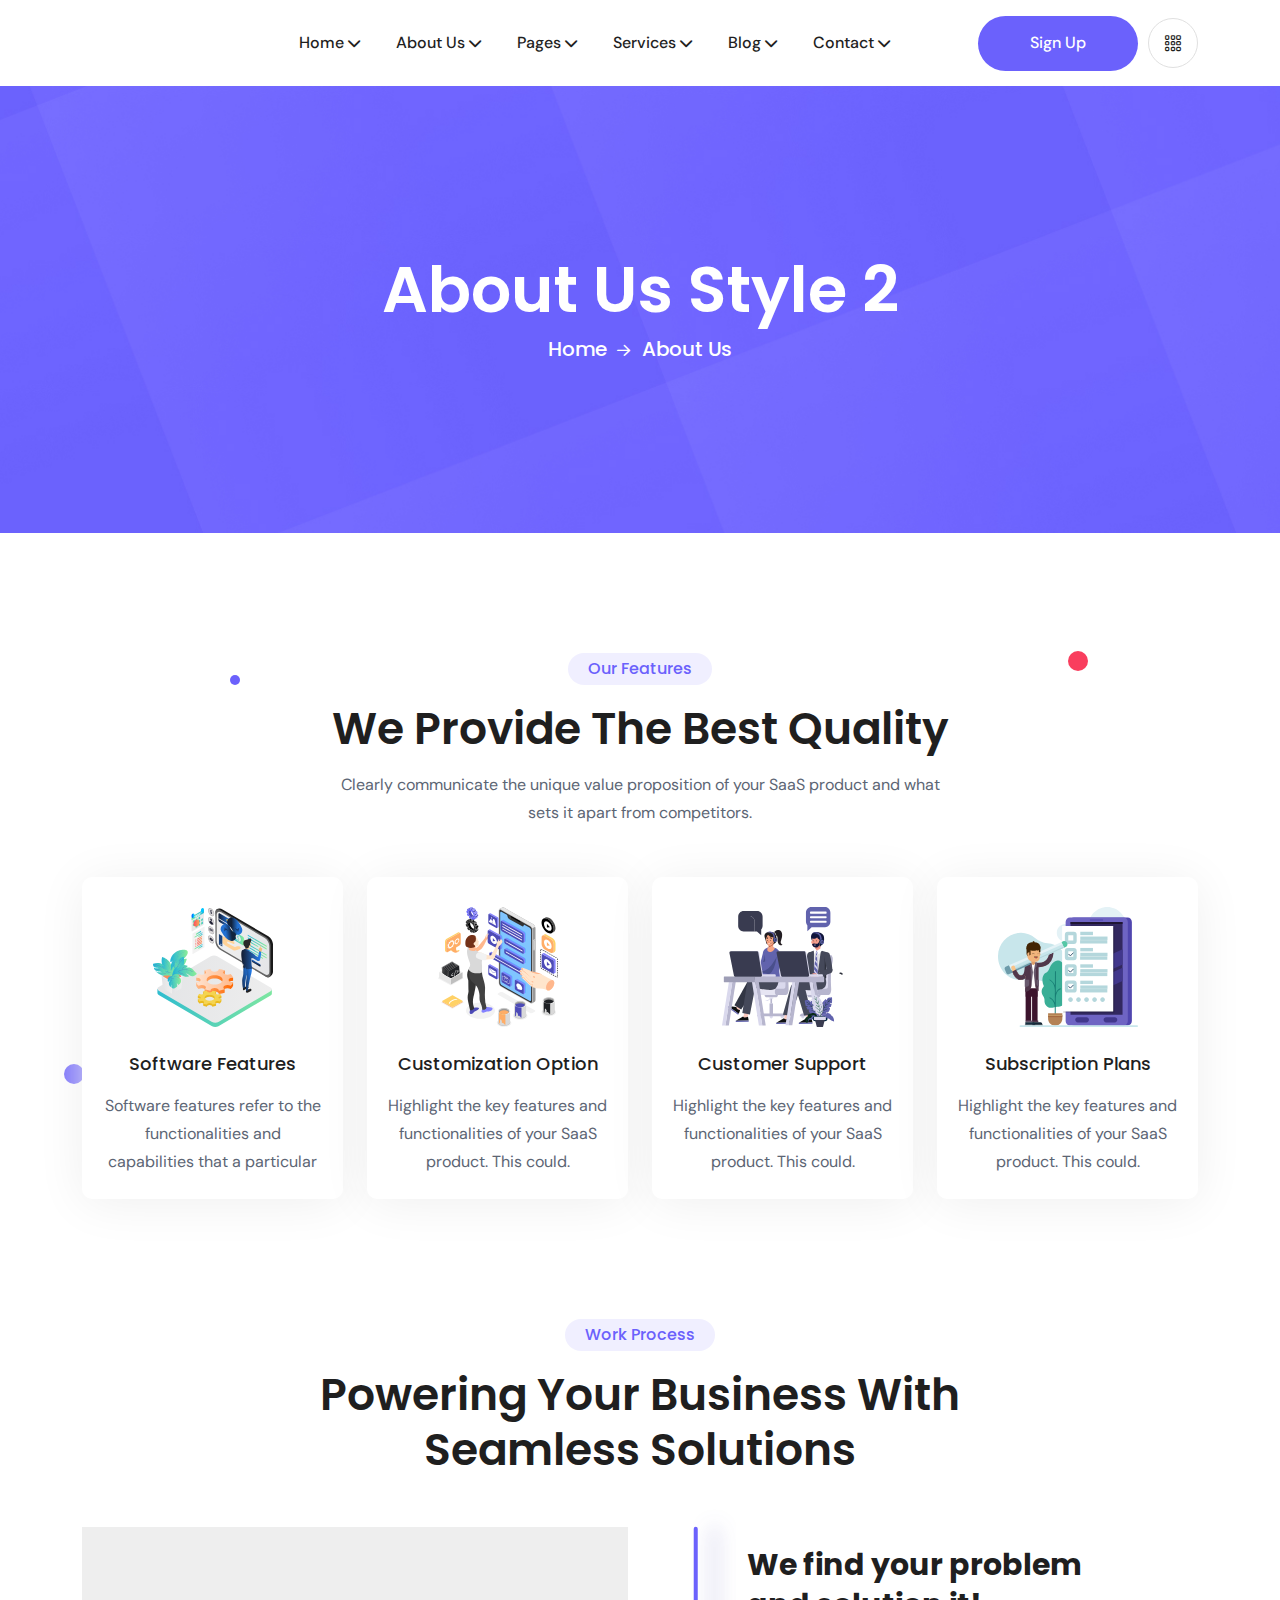
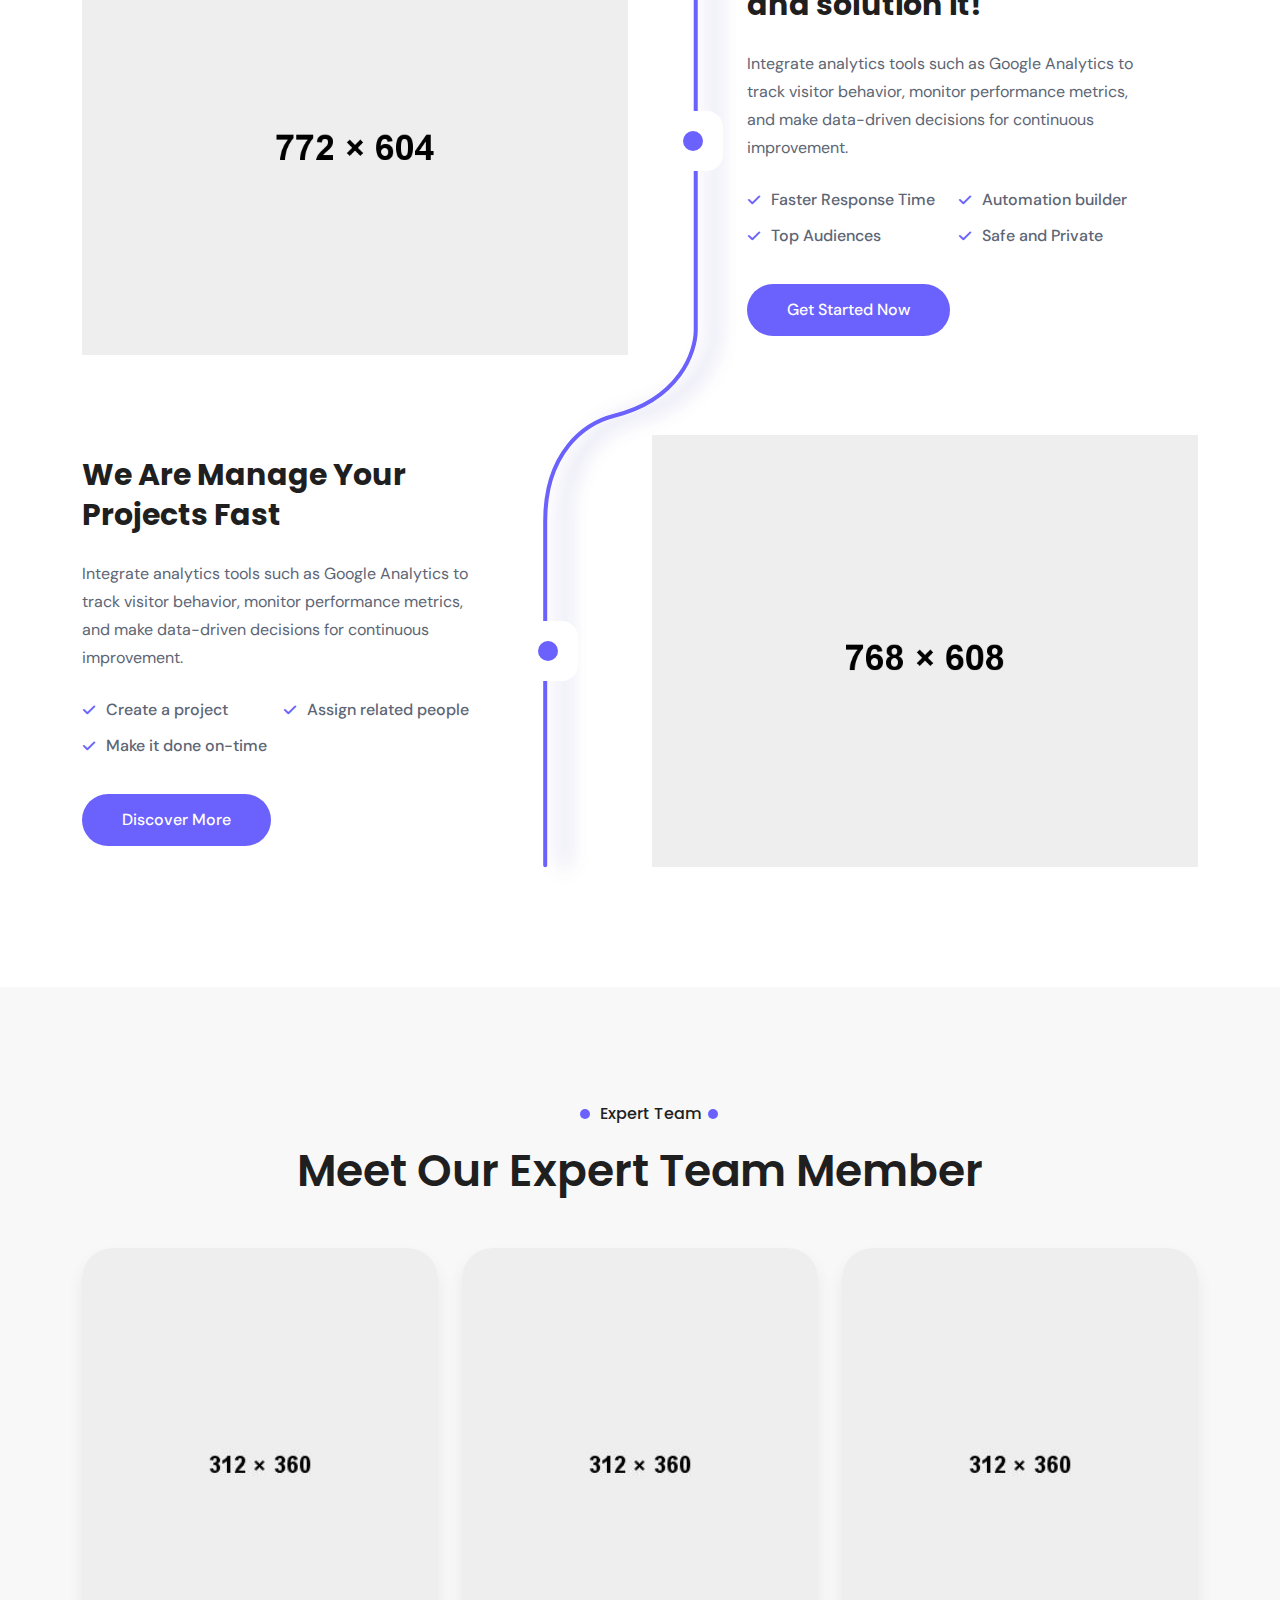
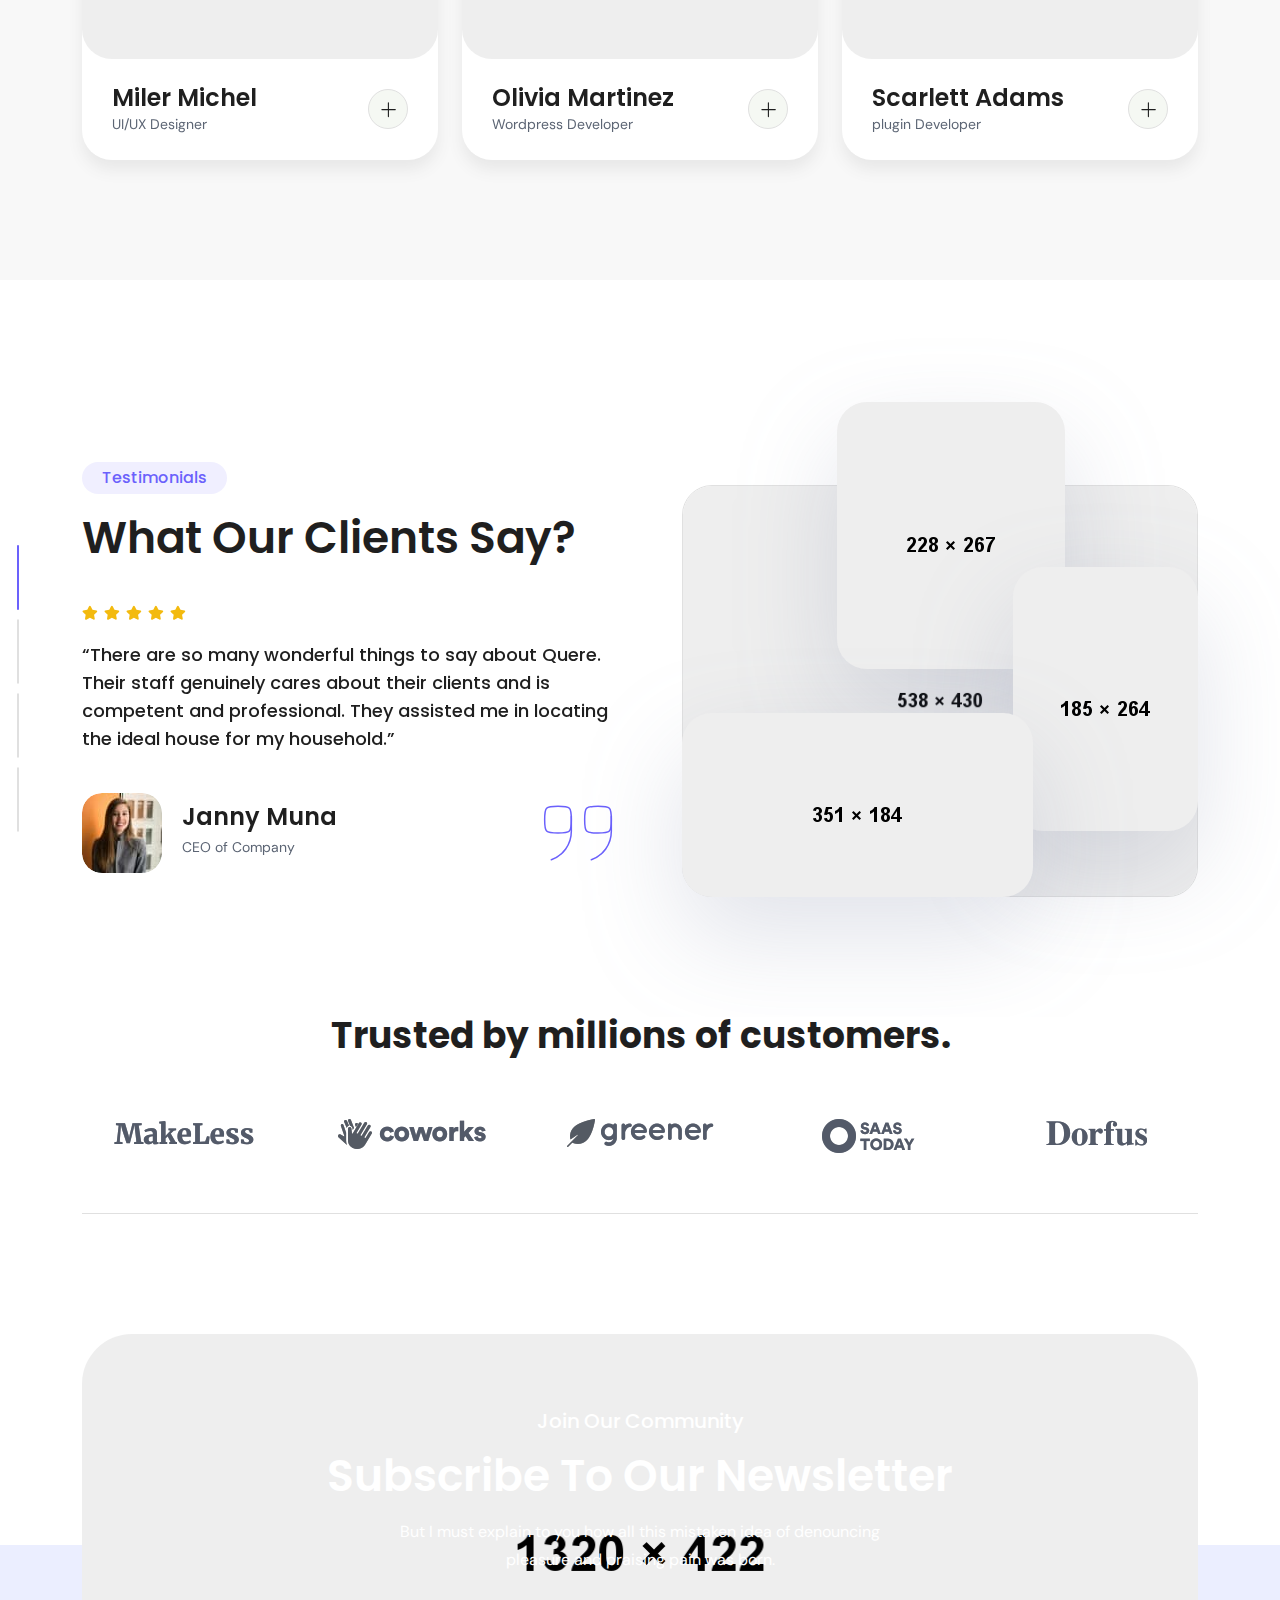
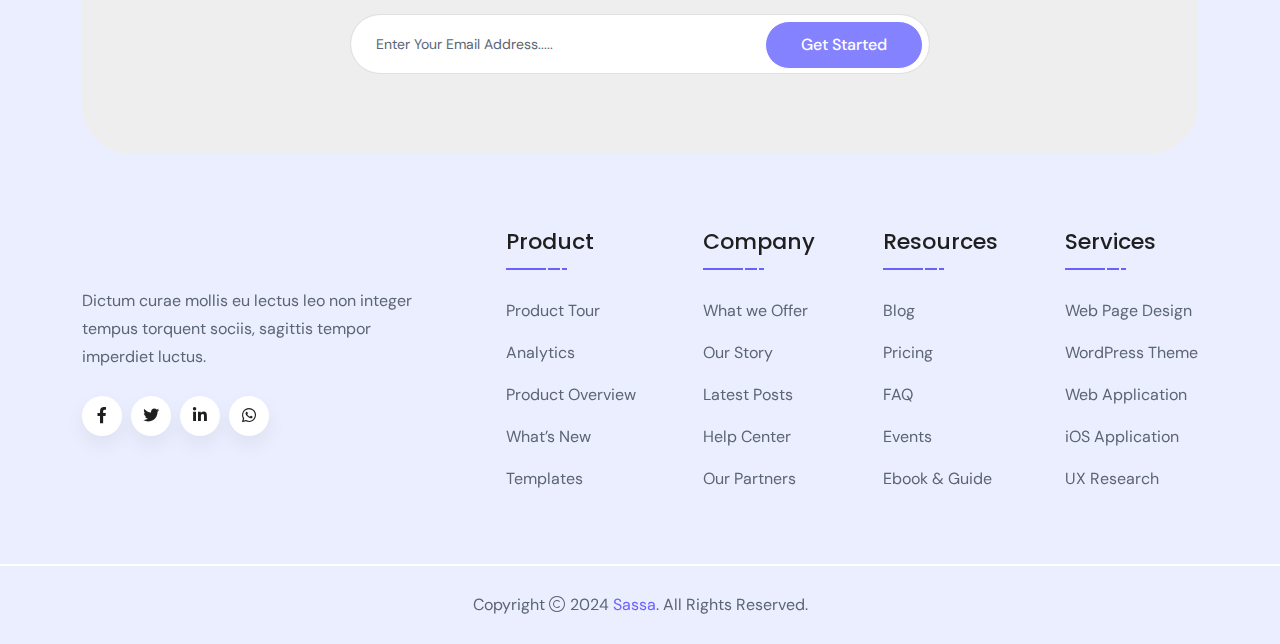
<file: about-2.html>
<!doctype html>
<html class="no-js" lang="zxx">

<head>
    <meta charset="utf-8">
    <meta http-equiv="x-ua-compatible" content="ie=edge">
    <title>Sassa - Saas Startup Multipurpose HTML Template - About Us Style 2</title>
    <meta name="author" content="Themeholy">
    <meta name="description" content="Sassa - Saas Startup Multipurpose HTML Template">
    <meta name="keywords" content="Sassa - Saas Startup Multipurpose HTML Template">
    <meta name="robots" content="INDEX,FOLLOW">

    <!-- Mobile Specific Metas -->
    <meta name="viewport" content="width=device-width, initial-scale=1, shrink-to-fit=no">

    <!-- Favicons - Place favicon.ico in the root directory -->
    <link rel="apple-touch-icon" sizes="57x57" href="assets/img/favicons/apple-icon-57x57.png">
    <link rel="apple-touch-icon" sizes="60x60" href="assets/img/favicons/apple-icon-60x60.png">
    <link rel="apple-touch-icon" sizes="72x72" href="assets/img/favicons/apple-icon-72x72.png">
    <link rel="apple-touch-icon" sizes="76x76" href="assets/img/favicons/apple-icon-76x76.png">
    <link rel="apple-touch-icon" sizes="114x114" href="assets/img/favicons/apple-icon-114x114.png">
    <link rel="apple-touch-icon" sizes="120x120" href="assets/img/favicons/apple-icon-120x120.png">
    <link rel="apple-touch-icon" sizes="144x144" href="assets/img/favicons/apple-icon-144x144.png">
    <link rel="apple-touch-icon" sizes="152x152" href="assets/img/favicons/apple-icon-152x152.png">
    <link rel="apple-touch-icon" sizes="180x180" href="assets/img/favicons/apple-icon-180x180.png">
    <link rel="icon" type="image/png" sizes="192x192" href="assets/img/favicons/android-icon-192x192.png">
    <link rel="icon" type="image/png" sizes="32x32" href="assets/img/favicons/favicon-32x32.png">
    <link rel="icon" type="image/png" sizes="96x96" href="assets/img/favicons/favicon-96x96.png">
    <link rel="icon" type="image/png" sizes="16x16" href="assets/img/favicons/favicon-16x16.png">
    <link rel="manifest" href="assets/img/favicons/manifest.json">
    <meta name="msapplication-TileColor" content="#ffffff">
    <meta name="msapplication-TileImage" content="assets/img/favicons/ms-icon-144x144.png">
    <meta name="theme-color" content="#ffffff">

    <!--==============================
	  Google Fonts
	============================== -->
    <link rel="preconnect" href="https://fonts.googleapis.com">
    <link rel="preconnect" href="https://fonts.gstatic.com" crossorigin>
    <link href="https://fonts.googleapis.com/css2?family=DM+Sans:ital,opsz,wght@0,9..40,100..1000;1,9..40,100..1000&family=Poppins:ital,wght@0,100;0,200;0,300;0,400;0,500;0,600;0,700;0,800;0,900;1,100;1,200;1,300;1,400;1,500;1,600;1,700;1,800;1,900&display=swap" rel="stylesheet">

    <!--==============================
	    All CSS File
	============================== -->
    <!-- Bootstrap -->
    <link rel="stylesheet" href="assets/css/bootstrap.min.css">
    <!-- Fontawesome Icon -->
    <link rel="stylesheet" href="assets/css/fontawesome.min.css">
    <!-- Magnific Popup -->
    <link rel="stylesheet" href="assets/css/magnific-popup.min.css">
    <!-- Swiper Slider -->
    <link rel="stylesheet" href="assets/css/swiper-bundle.min.css">
    <!-- Theme Custom CSS -->
    <link rel="stylesheet" href="assets/css/style.css">

</head>

<body>




    <!--[if lte IE 9]>
    	<p class="browserupgrade">You are using an <strong>outdated</strong> browser. Please <a href="https://browsehappy.com/">upgrade your browser</a> to improve your experience and security.</p>
  <![endif]-->



    <!--********************************
   		Code Start From Here 
	******************************** -->

    <!--==============================
     Preloader
  ==============================-->
    <div id="preloader" class="preloader ">
        <button class="th-btn th-radius preloaderCls">Cancel Preloader </button>
        <div class="preloader">
            <div class="loading-container">
                <div class="loading"></div>
                <div class="preloader-logo">
                    <a class="icon-masking" href="home-hr-management.html"><span data-mask-src="assets/img/preloader.svg" class="mask-icon"></span><img src="assets/img/preloader.svg" alt="Sassa"></a>
                </div>
            </div>
        </div>
    </div><!--==============================
    Sidemenu
============================== -->
    <div class="sidemenu-wrapper d-none d-lg-block ">
        <div class="sidemenu-content">
            <button class="closeButton sideMenuCls"><i class="far fa-times"></i></button>
            <div class="widget footer-widget">
                <h3 class="widget_title">About Company</h3>
                <div class="th-widget-about">
                    <p class="about-text">Professionally redefine transparent ROI through low-risk high-yield imperatives. Progressively create empowered. cost effective users via team driven.</p>
                    <div class="th-social">
                        <a href="https://www.facebook.com/"><i class="fab fa-facebook-f"></i></a>
                        <a href="https://www.twitter.com/"><i class="fab fa-twitter"></i></a>
                        <a href="https://www.linkedin.com/"><i class="fab fa-linkedin-in"></i></a>
                        <a href="https://www.whatsapp.com/"><i class="fab fa-whatsapp"></i></a>
                        <a href="https://www.youtube.com/"><i class="fab fa-youtube"></i></a>
                    </div>
                </div>
            </div>
            <div class="widget footer-widget">
                <h3 class="widget_title">Recent Posts</h3>
                <div class="recent-post-wrap">
                    <div class="recent-post">
                        <div class="media-img">
                            <a href="blog-details.html"><img src="assets/img/blog/recent-post-1-1.jpg" alt="Blog Image"></a>
                        </div>
                        <div class="media-body">
                            <h4 class="post-title"><a class="text-inherit" href="blog-details.html">The Benefits of Managed IT Services post could</a></h4>
                            <div class="recent-post-meta">
                                <a href="blog.html">21 July, 2024</a>
                            </div>
                        </div>
                    </div>
                    <div class="recent-post">
                        <div class="media-img">
                            <a href="blog-details.html"><img src="assets/img/blog/recent-post-1-2.jpg" alt="Blog Image"></a>
                        </div>
                        <div class="media-body">
                            <h4 class="post-title"><a class="text-inherit" href="blog-details.html">The Benefits of Managed IT Services post could</a></h4>
                            <div class="recent-post-meta">
                                <a href="blog.html">22 July, 2024</a>
                            </div>
                        </div>
                    </div>
                    <div class="recent-post">
                        <div class="media-img">
                            <a href="blog-details.html"><img src="assets/img/blog/recent-post-1-3.jpg" alt="Blog Image"></a>
                        </div>
                        <div class="media-body">
                            <h4 class="post-title"><a class="text-inherit" href="blog-details.html">The Benefits of Managed IT Services post could</a></h4>
                            <div class="recent-post-meta">
                                <a href="blog.html">23 July, 2024</a>
                            </div>
                        </div>
                    </div>
                </div>
            </div>
            <div class="widget footer-widget">
                <h3 class="widget_title">Get In Touch</h3>
                <div class="th-widget-contact">
                    <div class="info-box">
                        <div class="box-icon">
                            <img src="assets/img/icon/location.svg" alt="">
                        </div>
                        <p class="box-text">55 Main Street, 2nd block Malborne, Australia</p>
                    </div>
                    <div class="info-box">
                        <div class="box-icon">
                            <img src="assets/img/icon/mail.svg" alt="">
                        </div>
                        <p class="box-text">
                            <a href="mailto:info@Sassa.com" class="box-link">info@Sassa.com</a>
                            <a href="mailto:info.example@Sassa.com" class="box-link">info.example@Sassa.com</a>
                        </p>
                    </div>
                    <div class="info-box">
                        <div class="box-icon">
                            <img src="assets/img/icon/call.svg" alt="">
                        </div>
                        <p class="box-text">
                            <a href="tel:+16365414789" class="box-link">+163 6541 4789</a>
                        </p>
                    </div>
                </div>
            </div>
        </div>
    </div> <!--==============================
    Mobile Menu
  ============================== -->
    <div class="th-menu-wrapper">
        <div class="th-menu-area text-center">
            <button class="th-menu-toggle"><i class="fal fa-times"></i></button>
            <div class="mobile-logo">
                <a href="home-hr-management.html"><img src="assets/img/logo.svg" alt="Sassa"></a>
            </div>

            <div class="th-mobile-menu">
                <ul>
                    <li class="menu-item-has-children">
                        <a href="home-hr-management.html">Home</a>
                        <ul class="sub-menu">
                            <li><a href="home-hr-management.html">Home HR Management</a></li>
                            <li><a href="home-crm-software.html">Home CRM Software</a></li>
                            <li><a href="home-digital-agency.html">Home Digital Agency</a></li>
                            <li><a href="home-job-portal.html">Home Job Portal</a></li>
                            <li><a href="home-sass-landing.html">Home Sass Landing</a></li>
                            <li><a href="home-app-landing.html">Home App Landing</a></li>
                            <li><a href="home-seo-agency.html">Home SEO Agency</a></li>

                        </ul>
                    </li>
                    <li class="menu-item-has-children">
                        <a href="#">About Us</a>
                        <ul class="sub-menu">
                            <li><a href="about.html">About Us Style 1</a></li>
                            <li><a href="about-2.html">About Us Style 2</a></li>
                        </ul>
                    </li>
                    <li class="menu-item-has-children">
                        <a href="#">Pages</a>
                        <ul class="sub-menu">
                            <li><a href="job.html">Job Page</a></li>
                            <li><a href="job-details.html">Job Details</a></li>
                            <li><a href="team.html">Team Style 1</a></li>
                            <li><a href="team-2.html">Team Style 2</a></li>
                            <li><a href="team-details.html">Team Details</a></li>
                            <li><a href="portfolio.html">Portfolio Style 1</a></li>
                            <li><a href="portfolio-2.html">Portfolio Style 2</a></li>
                            <li><a href="portfolio-details.html">Portfolio Details</a></li>
                            <li><a href="pricing.html">Price Table Style 1</a></li>
                            <li><a href="pricing-2.html">Price Table Style 2</a></li>
                            <li><a href="faq.html">FAQ Style 1</a></li>
                            <li><a href="faq-2.html">FAQ Style 2</a></li>
                            <li><a href="error.html">Error Page</a></li>
                        </ul>
                    </li>
                    <li class="menu-item-has-children">
                        <a href="#">Services</a>
                        <ul class="sub-menu">
                            <li><a href="service.html">Services style 1</a></li>
                            <li><a href="service-2.html">Services style 2</a></li>
                            <li><a href="service-details.html">Services Details</a></li>
                        </ul>
                    </li>
                    <li class="menu-item-has-children">
                        <a href="#">Blog</a>
                        <ul class="sub-menu">
                            <li><a href="blog.html">Blog</a></li>
                            <li><a href="blog-details.html">Blog Details</a></li>
                        </ul>
                    </li>
                    <li class="menu-item-has-children">
                        <a href="#">Contact</a>
                        <ul class="sub-menu">
                            <li><a href="contact.html">Contact Us Style 1</a></li>
                            <li><a href="contact-2.html">Contact Us Style 2</a></li>
                        </ul>
                    </li>
                </ul>
            </div>
        </div>
    </div><!--==============================
	Header Area
==============================-->
    <header class="th-header default-header">
        <div class="sticky-wrapper">
            <!-- Main Menu Area -->
            <div class="menu-area">
                <div class="container">
                    <div class="row align-items-center justify-content-between">
                        <div class="col-auto">
                            <div class="header-logo">
                                <a class="icon-masking" href="home-hr-management.html"><span data-mask-src="assets/img/logo.svg" class="mask-icon"></span><img src="assets/img/logo.svg" alt="Sassa"></a>
                            </div>
                        </div>
                        <div class="col-auto">
                            <nav class="main-menu style2 d-none d-lg-inline-block">
                                <ul>
                                    <li class="menu-item-has-children">
                                        <a href="home-hr-management.html">Home</a>
                                        <ul class="sub-menu">
                                            <li><a href="home-hr-management.html">Home HR Management</a></li>
                                            <li><a href="home-crm-software.html">Home CRM Software</a></li>
                                            <li><a href="home-digital-agency.html">Home Digital Agency</a></li>
                                            <li><a href="home-job-portal.html">Home Job Portal</a></li>
                                            <li><a href="home-sass-landing.html">Home Sass Landing</a></li>
                                            <li><a href="home-app-landing.html">Home App Landing</a></li>
                                            <li><a href="home-seo-agency.html">Home SEO Agency</a></li>

                                        </ul>
                                    </li>
                                    <li class="menu-item-has-children">
                                        <a href="#">About Us</a>
                                        <ul class="sub-menu">
                                            <li><a href="about.html">About Us Style 1</a></li>
                                            <li><a href="about-2.html">About Us Style 2</a></li>
                                        </ul>
                                    </li>
                                    <li class="menu-item-has-children">
                                        <a href="#">Pages</a>
                                        <ul class="sub-menu">
                                            <li><a href="job.html">Job Page</a></li>
                                            <li><a href="job-details.html">Job Details</a></li>
                                            <li><a href="team.html">Team Style 1</a></li>
                                            <li><a href="team-2.html">Team Style 2</a></li>
                                            <li><a href="team-details.html">Team Details</a></li>
                                            <li><a href="portfolio.html">Portfolio Style 1</a></li>
                                            <li><a href="portfolio-2.html">Portfolio Style 2</a></li>
                                            <li><a href="portfolio-details.html">Portfolio Details</a></li>
                                            <li><a href="pricing.html">Price Table Style 1</a></li>
                                            <li><a href="pricing-2.html">Price Table Style 2</a></li>
                                            <li><a href="faq.html">FAQ Style 1</a></li>
                                            <li><a href="faq-2.html">FAQ Style 2</a></li>
                                            <li><a href="error.html">Error Page</a></li>
                                        </ul>
                                    </li>
                                    <li class="menu-item-has-children">
                                        <a href="#">Services</a>
                                        <ul class="sub-menu">
                                            <li><a href="service.html">Services style 1</a></li>
                                            <li><a href="service-2.html">Services style 2</a></li>
                                            <li><a href="service-details.html">Services Details</a></li>
                                        </ul>
                                    </li>
                                    <li class="menu-item-has-children">
                                        <a href="#">Blog</a>
                                        <ul class="sub-menu">
                                            <li><a href="blog.html">Blog</a></li>
                                            <li><a href="blog-details.html">Blog Details</a></li>
                                        </ul>
                                    </li>
                                    <li class="menu-item-has-children">
                                        <a href="#">Contact</a>
                                        <ul class="sub-menu">
                                            <li><a href="contact.html">Contact Us Style 1</a></li>
                                            <li><a href="contact-2.html">Contact Us Style 2</a></li>
                                        </ul>
                                    </li>
                                </ul>
                            </nav>
                            <div class="header-button">
                                <button type="button" class="th-menu-toggle d-inline-block d-lg-none"><i class="far fa-bars"></i></button>
                            </div>
                        </div>
                        <div class="col-auto d-none d-lg-block">
                            <div class="header-button">
                                <a href="contact.html" class="th-btn">Sign Up</a>
                                <a href="#" class="icon-btn sideMenuToggler"><i class="fa-light fa-grid"></i></a>
                            </div>
                        </div>
                    </div>
                </div>
            </div>
        </div>
    </header><!--==============================
    Breadcumb
============================== -->
    <div class="breadcumb-wrapper " data-bg-src="assets/img/bg/breadcumb-bg.jpg">
        <div class="container">
            <div class="breadcumb-content">
                <h1 class="breadcumb-title">About Us Style 2</h1>
                <ul class="breadcumb-menu">
                    <li><a href="home-hr-management.html">Home</a></li>
                    <li>About Us</li>
                </ul>
            </div>
        </div>
    </div><!--==============================
About Area  
==============================-->
    <div class="position-relative overflow-hidden overflow-hidden space">
        <div class="container">
            <div class="row justify-content-center">
                <div class="col-lg-7">
                    <div class="title-area text-center">
                        <span class="sub-title">Our Features</span>
                        <h2 class="sec-title">We Provide the Best Quality</h2>
                        <p class="sec-text">Clearly communicate the unique value proposition of your SaaS product and what sets it apart from competitors.</p>
                    </div>
                </div>
            </div>
            <div class="row gy-4 justify-content-center">
                <div class="col-md-6 col-xl-3">
                    <div class="feature-card th-ani">
                        <div class="box-icon">
                            <img src="assets/img/icon/feature_1_1.svg" alt="Icon">
                        </div>
                        <h3 class="box-title"><a href="service-details.html">Software Features</a></h3>
                        <p class="box-text">Software features refer to the functionalities and capabilities that a particular</p>
                    </div>
                </div>

                <div class="col-md-6 col-xl-3">
                    <div class="feature-card th-ani">
                        <div class="box-icon">
                            <img src="assets/img/icon/feature_1_2.svg" alt="Icon">
                        </div>
                        <h3 class="box-title"><a href="service-details.html">Customization Option</a></h3>
                        <p class="box-text">Highlight the key features and functionalities of your SaaS product. This could.</p>
                    </div>
                </div>

                <div class="col-md-6 col-xl-3">
                    <div class="feature-card th-ani">
                        <div class="box-icon">
                            <img src="assets/img/icon/feature_1_3.svg" alt="Icon">
                        </div>
                        <h3 class="box-title"><a href="service-details.html">Customer Support</a></h3>
                        <p class="box-text">Highlight the key features and functionalities of your SaaS product. This could.</p>
                    </div>
                </div>

                <div class="col-md-6 col-xl-3">
                    <div class="feature-card th-ani">
                        <div class="box-icon">
                            <img src="assets/img/icon/feature_1_4.svg" alt="Icon">
                        </div>
                        <h3 class="box-title"><a href="service-details.html">Subscription Plans</a></h3>
                        <p class="box-text">Highlight the key features and functionalities of your SaaS product. This could.</p>
                    </div>
                </div>

            </div>
        </div>
        <div class="shape-mockup z-index-3 movingX d-none d-xl-block" data-top="18%" data-left="18%"><span class="feature-shape style1"></span></div>
        <div class="shape-mockup movingX d-none d-xl-block" data-top="15%" data-right="15%"><span class="feature-shape style2"></span></div>
        <div class="shape-mockup movingX d-none d-xl-block" data-bottom="30%" data-left="5%"><span class="feature-shape style3"></span></div>
        <div class="shape-mockup movingX d-none d-xl-block" data-bottom="20%" data-right="10%"><span class="feature-shape style4"></span></div>
    </div><!--==============================
About Area  
==============================-->
    <div class=" overflow-hidden space-bottom">
        <div class="container">
            <div class="row justify-content-center">
                <div class="col-lg-7">
                    <div class="title-area text-center">
                        <span class="sub-title">Work Process</span>
                        <h2 class="sec-title">Powering Your Business with Seamless Solutions</h2>
                    </div>
                </div>
            </div>
            <div class="process-wrap">
                <div class="process-bg-line">
                    <img src="assets/img/bg/process_line.svg" alt="img">
                </div>
                <div class="row gy-80 justify-content-center justify-content-lg-between align-items-center">
                    <div class="col-lg-6">
                        <div class="process-thumb-1">
                            <img src="assets/img/normal/process-img-1-1.png" alt="img">
                        </div>
                    </div>
                    <div class="col-xl-5 col-lg-6">
                        <div class="process-content me-xl-5">
                            <h4 class="process-content-title mb-25">We find your problem <br class="d-xl-block d-none">and solution it!</h4>
                            <p class="mb-25">Integrate analytics tools such as Google Analytics to track visitor behavior, monitor performance metrics, and make data-driven decisions for continuous improvement.</p>
                            <div class="two-column mb-35">
                                <div class="checklist">
                                    <ul>
                                        <li><i class="fas fa-check"></i> Faster Response Time</li>
                                        <li><i class="fas fa-check"></i> Top Audiences</li>
                                    </ul>
                                </div>
                                <div class="checklist">
                                    <ul>
                                        <li><i class="fas fa-check"></i> Automation builder</li>
                                        <li><i class="fas fa-check"></i> Safe and Private</li>
                                    </ul>
                                </div>
                            </div>
                            <div class="btn-wrap">
                                <a href="about.html" class="th-btn style-radius">Get Started Now</a>
                            </div>
                        </div>
                    </div>
                    <div class="col-lg-6 order-lg-4">
                        <div class="process-thumb-1">
                            <img src="assets/img/normal/process-img-1-2.png" alt="img">
                        </div>
                    </div>
                    <div class="col-xl-5 col-lg-6">
                        <div class="process-content left-content me-xl-5">
                            <h4 class="process-content-title mb-25">We Are Manage Your <br class="d-xl-block d-none"> Projects Fast</h4>
                            <p class="mb-25">Integrate analytics tools such as Google Analytics to track visitor behavior, monitor performance metrics, and make data-driven decisions for continuous improvement.</p>
                            <div class="two-column mb-35">
                                <div class="checklist">
                                    <ul>
                                        <li><i class="fas fa-check"></i> Create a project</li>
                                        <li><i class="fas fa-check"></i> Make it done on-time</li>
                                    </ul>
                                </div>
                                <div class="checklist">
                                    <ul>
                                        <li><i class="fas fa-check"></i> Assign related people</li>
                                    </ul>
                                </div>
                            </div>
                            <div class="btn-wrap">
                                <a href="about.html" class="th-btn style-radius">Discover More</a>
                            </div>
                        </div>
                    </div>
                </div>
            </div>
        </div>
    </div> <!--==============================
Team Area  
==============================-->
    <section class="team-sec bg-smoke2 space">
        <div class="container z-index-common">
            <div class="title-area text-center">
                <span class="sub-title sub-title2">Expert Team</span>
                <h2 class="sec-title">Meet Our Expert Team Member</h2>
            </div>

            <div class="slider-area">
                <div class="swiper th-slider has-shadow" id="teamSlider1" data-slider-options='{"loop":true,"breakpoints":{"0":{"slidesPerView":1},"576":{"slidesPerView":"1"},"768":{"slidesPerView":"2"},"992":{"slidesPerView":"3"},"1300":{"slidesPerView":"4"}}}'>
                    <div class="swiper-wrapper">
                        <!-- Single Item -->
                        <div class="swiper-slide">
                            <div class="th-team team-card">
                                <div class="box-img">
                                    <img src="assets/img/team/team_1_1.jpg" alt="Team">
                                </div>
                                <div class="box-content">
                                    <div>
                                        <h3 class="box-title"><a href="team-details.html">Miler Michel</a></h3>
                                        <span class="team-desig">UI/UX Designer</span>
                                    </div>
                                    <div class="team-social">
                                        <div class="icon-btn"><i class="fa-light fa-plus"></i></div>
                                        <div class="th-social">
                                            <a target="_blank" href="https://facebook.com/"><i class="fab fa-facebook-f"></i></a>
                                            <a target="_blank" href="https://twitter.com/"><i class="fab fa-twitter"></i></a>
                                            <a target="_blank" href="https://instagram.com/"><i class="fab fa-instagram"></i></a>
                                            <a target="_blank" href="https://linkedin.com/"><i class="fab fa-linkedin-in"></i></a>
                                        </div>
                                    </div>
                                </div>

                            </div>
                        </div>

                        <!-- Single Item -->
                        <div class="swiper-slide">
                            <div class="th-team team-card">
                                <div class="box-img">
                                    <img src="assets/img/team/team_1_2.jpg" alt="Team">
                                </div>
                                <div class="box-content">
                                    <div>
                                        <h3 class="box-title"><a href="team-details.html">Olivia Martinez</a></h3>
                                        <span class="team-desig">Wordpress Developer</span>
                                    </div>
                                    <div class="team-social">
                                        <div class="icon-btn"><i class="fa-light fa-plus"></i></div>
                                        <div class="th-social">
                                            <a target="_blank" href="https://facebook.com/"><i class="fab fa-facebook-f"></i></a>
                                            <a target="_blank" href="https://twitter.com/"><i class="fab fa-twitter"></i></a>
                                            <a target="_blank" href="https://instagram.com/"><i class="fab fa-instagram"></i></a>
                                            <a target="_blank" href="https://linkedin.com/"><i class="fab fa-linkedin-in"></i></a>
                                        </div>
                                    </div>
                                </div>

                            </div>
                        </div>

                        <!-- Single Item -->
                        <div class="swiper-slide">
                            <div class="th-team team-card">
                                <div class="box-img">
                                    <img src="assets/img/team/team_1_3.jpg" alt="Team">
                                </div>
                                <div class="box-content">
                                    <div>
                                        <h3 class="box-title"><a href="team-details.html">Scarlett Adams</a></h3>
                                        <span class="team-desig">plugin Developer</span>
                                    </div>
                                    <div class="team-social">
                                        <div class="icon-btn"><i class="fa-light fa-plus"></i></div>
                                        <div class="th-social">
                                            <a target="_blank" href="https://facebook.com/"><i class="fab fa-facebook-f"></i></a>
                                            <a target="_blank" href="https://twitter.com/"><i class="fab fa-twitter"></i></a>
                                            <a target="_blank" href="https://instagram.com/"><i class="fab fa-instagram"></i></a>
                                            <a target="_blank" href="https://linkedin.com/"><i class="fab fa-linkedin-in"></i></a>
                                        </div>
                                    </div>
                                </div>

                            </div>
                        </div>

                        <!-- Single Item -->
                        <div class="swiper-slide">
                            <div class="th-team team-card">
                                <div class="box-img">
                                    <img src="assets/img/team/team_1_4.jpg" alt="Team">
                                </div>
                                <div class="box-content">
                                    <div>
                                        <h3 class="box-title"><a href="team-details.html">Caleb Foster</a></h3>
                                        <span class="team-desig">Front end Developer</span>
                                    </div>
                                    <div class="team-social">
                                        <div class="icon-btn"><i class="fa-light fa-plus"></i></div>
                                        <div class="th-social">
                                            <a target="_blank" href="https://facebook.com/"><i class="fab fa-facebook-f"></i></a>
                                            <a target="_blank" href="https://twitter.com/"><i class="fab fa-twitter"></i></a>
                                            <a target="_blank" href="https://instagram.com/"><i class="fab fa-instagram"></i></a>
                                            <a target="_blank" href="https://linkedin.com/"><i class="fab fa-linkedin-in"></i></a>
                                        </div>
                                    </div>
                                </div>

                            </div>
                        </div>

                        <!-- Single Item -->
                        <div class="swiper-slide">
                            <div class="th-team team-card">
                                <div class="box-img">
                                    <img src="assets/img/team/team_1_5.jpg" alt="Team">
                                </div>
                                <div class="box-content">
                                    <div>
                                        <h3 class="box-title"><a href="team-details.html">Mariana mia</a></h3>
                                        <span class="team-desig">Backend Developer</span>
                                    </div>
                                    <div class="team-social">
                                        <div class="icon-btn"><i class="fa-light fa-plus"></i></div>
                                        <div class="th-social">
                                            <a target="_blank" href="https://facebook.com/"><i class="fab fa-facebook-f"></i></a>
                                            <a target="_blank" href="https://twitter.com/"><i class="fab fa-twitter"></i></a>
                                            <a target="_blank" href="https://instagram.com/"><i class="fab fa-instagram"></i></a>
                                            <a target="_blank" href="https://linkedin.com/"><i class="fab fa-linkedin-in"></i></a>
                                        </div>
                                    </div>
                                </div>

                            </div>
                        </div>

                        <!-- Single Item -->
                        <div class="swiper-slide">
                            <div class="th-team team-card">
                                <div class="box-img">
                                    <img src="assets/img/team/team_1_6.jpg" alt="Team">
                                </div>
                                <div class="box-content">
                                    <div>
                                        <h3 class="box-title"><a href="team-details.html">Arian Mitra</a></h3>
                                        <span class="team-desig">Wordpress Developer</span>
                                    </div>
                                    <div class="team-social">
                                        <div class="icon-btn"><i class="fa-light fa-plus"></i></div>
                                        <div class="th-social">
                                            <a target="_blank" href="https://facebook.com/"><i class="fab fa-facebook-f"></i></a>
                                            <a target="_blank" href="https://twitter.com/"><i class="fab fa-twitter"></i></a>
                                            <a target="_blank" href="https://instagram.com/"><i class="fab fa-instagram"></i></a>
                                            <a target="_blank" href="https://linkedin.com/"><i class="fab fa-linkedin-in"></i></a>
                                        </div>
                                    </div>
                                </div>

                            </div>
                        </div>

                        <!-- Single Item -->
                        <div class="swiper-slide">
                            <div class="th-team team-card">
                                <div class="box-img">
                                    <img src="assets/img/team/team_1_7.jpg" alt="Team">
                                </div>
                                <div class="box-content">
                                    <div>
                                        <h3 class="box-title"><a href="team-details.html">Harry Brush</a></h3>
                                        <span class="team-desig">Front end Developer</span>
                                    </div>
                                    <div class="team-social">
                                        <div class="icon-btn"><i class="fa-light fa-plus"></i></div>
                                        <div class="th-social">
                                            <a target="_blank" href="https://facebook.com/"><i class="fab fa-facebook-f"></i></a>
                                            <a target="_blank" href="https://twitter.com/"><i class="fab fa-twitter"></i></a>
                                            <a target="_blank" href="https://instagram.com/"><i class="fab fa-instagram"></i></a>
                                            <a target="_blank" href="https://linkedin.com/"><i class="fab fa-linkedin-in"></i></a>
                                        </div>
                                    </div>
                                </div>

                            </div>
                        </div>

                        <!-- Single Item -->
                        <div class="swiper-slide">
                            <div class="th-team team-card">
                                <div class="box-img">
                                    <img src="assets/img/team/team_1_8.jpg" alt="Team">
                                </div>
                                <div class="box-content">
                                    <div>
                                        <h3 class="box-title"><a href="team-details.html">Eliana carry</a></h3>
                                        <span class="team-desig">Web Developer</span>
                                    </div>
                                    <div class="team-social">
                                        <div class="icon-btn"><i class="fa-light fa-plus"></i></div>
                                        <div class="th-social">
                                            <a target="_blank" href="https://facebook.com/"><i class="fab fa-facebook-f"></i></a>
                                            <a target="_blank" href="https://twitter.com/"><i class="fab fa-twitter"></i></a>
                                            <a target="_blank" href="https://instagram.com/"><i class="fab fa-instagram"></i></a>
                                            <a target="_blank" href="https://linkedin.com/"><i class="fab fa-linkedin-in"></i></a>
                                        </div>
                                    </div>
                                </div>

                            </div>
                        </div>

                    </div>
                </div>
                <button data-slider-prev="#teamSlider1" class="slider-arrow style3 slider-prev"><i class="far fa-arrow-left"></i></button>
                <button data-slider-next="#teamSlider1" class="slider-arrow style3 slider-next"><i class="far fa-arrow-right"></i></button>
            </div>
        </div>
    </section><!--==============================
Testimonial Area  
==============================-->
    <section class="position-relative overflow-hidden space">
        <div class="container">
            <div class="row align-items-end">
                <div class="col-xl-6">
                    <div class="title-area mb-35">
                        <span class="sub-title">Testimonials</span>
                        <h2 class="sec-title">What our clients say?</h2>
                    </div>

                    <div class="testi-thumb" data-slider-tab="#testi-thumb">
                        <div class="tab-btn active"></div>
                        <div class="tab-btn"></div>
                        <div class="tab-btn"></div>
                        <div class="tab-btn"></div>
                    </div>
                    <div class="swiper th-slider testi-slider" id="testi-thumb" data-slider-options='{"effect":"slide","loop":false,"mousewheel":true,"spaceBetween":10,"paginationType":"progressbar","breakpoints":{"0":{"direction":"horizontal"},"1199":{"direction":"vertical"}}}'>
                        <div class="swiper-wrapper">
                            <div class="swiper-slide">
                                <div class="testi-card">
                                    <div class="box-review">
                                        <i class="fa-solid fa-star"></i><i class="fa-solid fa-star"></i><i class="fa-solid fa-star"></i><i class="fa-solid fa-star"></i><i class="fa-solid fa-star"></i>
                                    </div>
                                    <p class="box-text">“There are so many wonderful things to say about Quere. Their staff genuinely cares about their clients and is competent and professional. They assisted me in locating the ideal house for my household.”</p>
                                    <div class="box-wrapp">
                                        <div class="box-profile">
                                            <div class="box-author">
                                                <img src="assets/img/testimonial/testi_1_1.jpg" alt="Avater">
                                            </div>
                                            <div class="box-info">
                                                <h3 class="box-title">Janny Muna</h3>
                                                <span class="box-desig">CEO of Company</span>
                                            </div>
                                        </div>
                                        <div class="box-quote">
                                            <img src="assets/img/icon/quote.svg" alt="quote">
                                        </div>
                                    </div>
                                </div>
                            </div>
                            <div class="swiper-slide">
                                <div class="testi-card">
                                    <div class="box-review">
                                        <i class="fa-solid fa-star"></i><i class="fa-solid fa-star"></i><i class="fa-solid fa-star"></i><i class="fa-solid fa-star"></i><i class="fa-solid fa-star"></i>
                                    </div>
                                    <p class="box-text">“It sounds like you had a great experience with Quere! It's wonderful to hear that their staff is caring, competent, and professional, and that they helped you find the perfect home for your family”</p>
                                    <div class="box-wrapp">
                                        <div class="box-profile">
                                            <div class="box-author">
                                                <img src="assets/img/testimonial/testi_1_2.jpg" alt="Avater">
                                            </div>
                                            <div class="box-info">
                                                <h3 class="box-title">Mary Crispy</h3>
                                                <span class="box-desig">CEO of Company</span>
                                            </div>
                                        </div>
                                        <div class="box-quote">
                                            <img src="assets/img/icon/quote.svg" alt="quote">
                                        </div>
                                    </div>
                                </div>
                            </div>
                            <div class="swiper-slide">
                                <div class="testi-card">
                                    <div class="box-review">
                                        <i class="fa-solid fa-star"></i><i class="fa-solid fa-star"></i><i class="fa-solid fa-star"></i><i class="fa-solid fa-star"></i><i class="fa-solid fa-star"></i>
                                    </div>
                                    <p class="box-text">“Their staff genuinely cares about their clients and is both competent and professional. It's fantastic that they assisted you in locating the ideal house for your household.”</p>
                                    <div class="box-wrapp">
                                        <div class="box-profile">
                                            <div class="box-author">
                                                <img src="assets/img/testimonial/testi_1_3.jpg" alt="Avater">
                                            </div>
                                            <div class="box-info">
                                                <h3 class="box-title">Abraham Khalil</h3>
                                                <span class="box-desig">CEO of Company</span>
                                            </div>
                                        </div>
                                        <div class="box-quote">
                                            <img src="assets/img/icon/quote.svg" alt="quote">
                                        </div>
                                    </div>
                                </div>
                            </div>
                            <div class="swiper-slide">
                                <div class="testi-card">
                                    <div class="box-review">
                                        <i class="fa-solid fa-star"></i><i class="fa-solid fa-star"></i><i class="fa-solid fa-star"></i><i class="fa-solid fa-star"></i><i class="fa-solid fa-star"></i>
                                    </div>
                                    <p class="box-text">“Their caring, competent, and professional staff helped you find the perfect home for your family. If you need assistance drafting a testimonial or review to share your positive experience”</p>
                                    <div class="box-wrapp">
                                        <div class="box-profile">
                                            <div class="box-author">
                                                <img src="assets/img/testimonial/testi_1_4.jpg" alt="Avater">
                                            </div>
                                            <div class="box-info">
                                                <h3 class="box-title">Jenifer Lopez</h3>
                                                <span class="box-desig">CEO of Company</span>
                                            </div>
                                        </div>
                                        <div class="box-quote">
                                            <img src="assets/img/icon/quote.svg" alt="quote">
                                        </div>
                                    </div>
                                </div>
                            </div>
                            <div class="swiper-slide">
                                <div class="testi-card">
                                    <div class="box-review">
                                        <i class="fa-solid fa-star"></i><i class="fa-solid fa-star"></i><i class="fa-solid fa-star"></i><i class="fa-solid fa-star"></i><i class="fa-solid fa-star"></i>
                                    </div>
                                    <p class="box-text">“There are so many wonderful things to say about Quere. Their staff genuinely cares about their clients and is competent and professional. They assisted me in locating the ideal house for my household.”</p>
                                    <div class="box-wrapp">
                                        <div class="box-profile">
                                            <div class="box-author">
                                                <img src="assets/img/testimonial/testi_1_1.jpg" alt="Avater">
                                            </div>
                                            <div class="box-info">
                                                <h3 class="box-title">Janny Muna</h3>
                                                <span class="box-desig">CEO of Company</span>
                                            </div>
                                        </div>
                                        <div class="box-quote">
                                            <img src="assets/img/icon/quote.svg" alt="quote">
                                        </div>
                                    </div>
                                </div>
                            </div>
                            <div class="swiper-slide">
                                <div class="testi-card">
                                    <div class="box-review">
                                        <i class="fa-solid fa-star"></i><i class="fa-solid fa-star"></i><i class="fa-solid fa-star"></i><i class="fa-solid fa-star"></i><i class="fa-solid fa-star"></i>
                                    </div>
                                    <p class="box-text">“It sounds like you had a great experience with Quere! It's wonderful to hear that their staff is caring, competent, and professional, and that they helped you find the perfect home for your family”</p>
                                    <div class="box-wrapp">
                                        <div class="box-profile">
                                            <div class="box-author">
                                                <img src="assets/img/testimonial/testi_1_2.jpg" alt="Avater">
                                            </div>
                                            <div class="box-info">
                                                <h3 class="box-title">Mary Crispy</h3>
                                                <span class="box-desig">CEO of Company</span>
                                            </div>
                                        </div>
                                        <div class="box-quote">
                                            <img src="assets/img/icon/quote.svg" alt="quote">
                                        </div>
                                    </div>
                                </div>
                            </div>
                            <div class="swiper-slide">
                                <div class="testi-card">
                                    <div class="box-review">
                                        <i class="fa-solid fa-star"></i><i class="fa-solid fa-star"></i><i class="fa-solid fa-star"></i><i class="fa-solid fa-star"></i><i class="fa-solid fa-star"></i>
                                    </div>
                                    <p class="box-text">“Their staff genuinely cares about their clients and is both competent and professional. It's fantastic that they assisted you in locating the ideal house for your household.”</p>
                                    <div class="box-wrapp">
                                        <div class="box-profile">
                                            <div class="box-author">
                                                <img src="assets/img/testimonial/testi_1_3.jpg" alt="Avater">
                                            </div>
                                            <div class="box-info">
                                                <h3 class="box-title">Abraham Khalil</h3>
                                                <span class="box-desig">CEO of Company</span>
                                            </div>
                                        </div>
                                        <div class="box-quote">
                                            <img src="assets/img/icon/quote.svg" alt="quote">
                                        </div>
                                    </div>
                                </div>
                            </div>
                            <div class="swiper-slide">
                                <div class="testi-card">
                                    <div class="box-review">
                                        <i class="fa-solid fa-star"></i><i class="fa-solid fa-star"></i><i class="fa-solid fa-star"></i><i class="fa-solid fa-star"></i><i class="fa-solid fa-star"></i>
                                    </div>
                                    <p class="box-text">“Their caring, competent, and professional staff helped you find the perfect home for your family. If you need assistance drafting a testimonial or review to share your positive experience”</p>
                                    <div class="box-wrapp">
                                        <div class="box-profile">
                                            <div class="box-author">
                                                <img src="assets/img/testimonial/testi_1_4.jpg" alt="Avater">
                                            </div>
                                            <div class="box-info">
                                                <h3 class="box-title">Jenifer Lopez</h3>
                                                <span class="box-desig">CEO of Company</span>
                                            </div>
                                        </div>
                                        <div class="box-quote">
                                            <img src="assets/img/icon/quote.svg" alt="quote">
                                        </div>
                                    </div>
                                </div>
                            </div>
                        </div>
                        <div class="slider-pagination"></div>
                    </div>
                </div>
                <div class="col-xl-6">
                    <div class="testi-img">
                        <div class="img1">
                            <img src="assets/img/normal/testi_1_1.png" alt="">
                        </div>
                        <div class="img2 jump">
                            <img src="assets/img/normal/testi_1_2.png" alt="">
                        </div>
                        <div class="img3">
                            <img src="assets/img/normal/testi_1_3.png" alt="">
                        </div>
                        <div class="img4 movingX">
                            <img src="assets/img/normal/testi_1_4.png" alt="">
                        </div>
                    </div>
                </div>
            </div>
        </div>
    </section><!--==============================
Brand Area  
==============================-->
    <div class="brand-sec4 overflow-hidden space-bottom">
        <div class="container">
            <div class="title-area mb-60 text-center">
                <h3 class=" mt-n1">Trusted by millions of customers.</h3>
            </div>
            <div class="slider-area text-center">
                <div class="swiper th-slider brand-slider1" id="brandSlider1" data-slider-options='{"breakpoints":{"0":{"slidesPerView":2},"576":{"slidesPerView":"2"},"768":{"slidesPerView":"3"},"992":{"slidesPerView":"4"},"1200":{"slidesPerView":"5"},"1400":{"slidesPerView":"6"}}}'>
                    <div class="swiper-wrapper">
                        <div class="swiper-slide">
                            <a href="about.html" class="brand-box">
                                <img src="assets/img/brand/brand_1_1.svg" alt="Brand Logo">
                            </a>
                        </div>
                        <div class="swiper-slide">
                            <a href="about.html" class="brand-box">
                                <img src="assets/img/brand/brand_1_2.svg" alt="Brand Logo">
                            </a>
                        </div>
                        <div class="swiper-slide">
                            <a href="about.html" class="brand-box">
                                <img src="assets/img/brand/brand_1_3.svg" alt="Brand Logo">
                            </a>
                        </div>
                        <div class="swiper-slide">
                            <a href="about.html" class="brand-box">
                                <img src="assets/img/brand/brand_1_4.svg" alt="Brand Logo">
                            </a>
                        </div>
                        <div class="swiper-slide">
                            <a href="about.html" class="brand-box">
                                <img src="assets/img/brand/brand_1_5.svg" alt="Brand Logo">
                            </a>
                        </div>
                        <div class="swiper-slide">
                            <a href="about.html" class="brand-box">
                                <img src="assets/img/brand/brand_1_6.svg" alt="Brand Logo">
                            </a>
                        </div>
                        <div class="swiper-slide">
                            <a href="about.html" class="brand-box">
                                <img src="assets/img/brand/brand_1_1.svg" alt="Brand Logo">
                            </a>
                        </div>
                        <div class="swiper-slide">
                            <a href="about.html" class="brand-box">
                                <img src="assets/img/brand/brand_1_2.svg" alt="Brand Logo">
                            </a>
                        </div>
                        <div class="swiper-slide">
                            <a href="about.html" class="brand-box">
                                <img src="assets/img/brand/brand_1_3.svg" alt="Brand Logo">
                            </a>
                        </div>
                        <div class="swiper-slide">
                            <a href="about.html" class="brand-box">
                                <img src="assets/img/brand/brand_1_4.svg" alt="Brand Logo">
                            </a>
                        </div>
                        <div class="swiper-slide">
                            <a href="about.html" class="brand-box">
                                <img src="assets/img/brand/brand_1_5.svg" alt="Brand Logo">
                            </a>
                        </div>
                        <div class="swiper-slide">
                            <a href="about.html" class="brand-box">
                                <img src="assets/img/brand/brand_1_6.svg" alt="Brand Logo">
                            </a>
                        </div>
                    </div>

                </div>
            </div>
        </div>
    </div><!--==============================
Cta Area  
==============================-->
    <section class="cta-sec" data-pos-for=".footer-wrapper" data-sec-pos="bottom-half">
        <div class="container">
            <div class="cta-area space-extra2 bg-theme text-center" data-bg-src="assets/img/bg/cta_shape_1.png">
                <div class="row justify-content-center">
                    <div class="col-lg-7">
                        <div class="title-area mb-25 mt-n2 text-center">
                            <span class="sub-title sub-title6">Join Our Community</span>
                            <h2 class="sec-title text-white">Subscribe to our newsletter</h2>
                            <p class="cta-text">But I must explain to you how all this mistaken idea of denouncing pleasure and praising pain was born.</p>
                        </div>
                        <form class="newsletter-form">
                            <input class="form-control" type="email" placeholder="Enter Your Email Address....." required="">
                            <button type="submit" class="th-btn style4">Get Started</button>
                        </form>
                    </div>
                </div>
            </div>
        </div>
    </section><!--==============================
	Footer Area
==============================-->
    <footer class="footer-wrapper bg-smoke3 default-footer">
        <div class="widget-area">
            <div class="container">
                <div class="row justify-content-between">
                    <div class="col-md-6 col-xxl-3 col-xl-4">
                        <div class="widget footer-widget">
                            <div class="th-widget-about">
                                <div class="about-logo">
                                    <a class="icon-masking" href="index.html"><span data-mask-src="assets/img/logo.svg" class="mask-icon"></span><img src="assets/img/logo.svg" alt="Sassa"></a>
                                </div>
                                <p class="about-text">Dictum curae mollis eu lectus leo non integer tempus torquent sociis, sagittis tempor imperdiet luctus.</p>
                                <div class="th-social">
                                    <a href="https://www.facebook.com/"><i class="fab fa-facebook-f"></i></a>
                                    <a href="https://www.twitter.com/"><i class="fab fa-twitter"></i></a>
                                    <a href="https://www.linkedin.com/"><i class="fab fa-linkedin-in"></i></a>
                                    <a href="https://www.whatsapp.com/"><i class="fab fa-whatsapp"></i></a>
                                </div>
                            </div>
                        </div>
                    </div>
                    <div class="col-md-6 col-xl-auto">
                        <div class="widget widget_nav_menu footer-widget">
                            <h3 class="widget_title">Product</h3>
                            <div class="menu-all-pages-container">
                                <ul class="menu">
                                    <li><a href="about.html">Product Tour</a></li>
                                    <li><a href="contact.html"> Analytics</a></li>
                                    <li><a href="contact.html"> Product Overview</a></li>
                                    <li><a href="contact.html"> What’s New</a></li>
                                    <li><a href="contact.html">Templates</a></li>
                                </ul>
                            </div>
                        </div>
                    </div>
                    <div class="col-md-6 col-xl-auto">
                        <div class="widget widget_nav_menu footer-widget">
                            <h3 class="widget_title">Company</h3>
                            <div class="menu-all-pages-container">
                                <ul class="menu">
                                    <li><a href="about.html">What we Offer</a></li>
                                    <li><a href="contact.html">Our Story</a></li>
                                    <li><a href="blog.html">Latest Posts</a></li>
                                    <li><a href="contact.html">Help Center</a></li>
                                    <li><a href="contact.html">Our Partners</a></li>
                                </ul>
                            </div>
                        </div>
                    </div>
                    <div class="col-md-6 col-xl-auto">
                        <div class="widget widget_nav_menu footer-widget">
                            <h3 class="widget_title">Resources</h3>
                            <div class="menu-all-pages-container">
                                <ul class="menu">
                                    <li><a href="blog.html">Blog</a></li>
                                    <li><a href="pricing.html">Pricing</a></li>
                                    <li><a href="faq.html">FAQ</a></li>
                                    <li><a href="portfolio.html">Events</a></li>
                                    <li><a href="contact.html">Ebook & Guide</a></li>
                                </ul>
                            </div>
                        </div>
                    </div>
                    <div class="col-md-6 col-xl-auto">
                        <div class="widget widget_nav_menu footer-widget">
                            <h3 class="widget_title">Services</h3>
                            <div class="menu-all-pages-container">
                                <ul class="menu">
                                    <li><a href="service-details.html">Web Page Design </a></li>
                                    <li><a href="service-details.html">WordPress Theme </a></li>
                                    <li><a href="service-details.html">Web Application </a></li>
                                    <li><a href="service-details.html">iOS Application</a></li>
                                    <li><a href="service-details.html">UX Research</a></li>
                                </ul>
                            </div>
                        </div>
                    </div>
                </div>
            </div>
        </div>
        <div class="copyright-wrap text-center">
            <div class="container">
                <p class="copyright-text">Copyright <i class="fal fa-copyright"></i> 2024 <a href="https://themeforest.net/user/themeholy">Sassa</a>. All Rights Reserved.</p>
            </div>
        </div>
    </footer>

    <!--********************************
			Code End  Here 
	******************************** -->

    <!-- Scroll To Top -->
    <div class="scroll-top">
        <svg class="progress-circle svg-content" width="100%" height="100%" viewBox="-1 -1 102 102">
            <path d="M50,1 a49,49 0 0,1 0,98 a49,49 0 0,1 0,-98" style="transition: stroke-dashoffset 10ms linear 0s; stroke-dasharray: 307.919, 307.919; stroke-dashoffset: 307.919;">
            </path>
        </svg>
    </div>

    <!--==============================
    All Js File
============================== -->
    <!-- Jquery -->
    <script src="assets/js/vendor/jquery-3.7.1.min.js"></script>
    <!-- Swiper Slider -->
    <script src="assets/js/swiper-bundle.min.js"></script>
    <!-- Bootstrap -->
    <script src="assets/js/bootstrap.min.js"></script>
    <!-- Magnific Popup -->
    <script src="assets/js/jquery.magnific-popup.min.js"></script>
    <!-- Counter Up -->
    <script src="assets/js/jquery.counterup.min.js"></script>
    <!-- Circle Progress -->
    <script src="assets/js/circle-progress.js"></script>
    <!-- Range Slider -->
    <script src="assets/js/jquery-ui.min.js"></script>
    <!-- Imagesloadedr -->
    <script src="assets/js/imagesloaded.pkgd.min.js"></script>
    <!-- isotope -->
    <script src="assets/js/isotope.pkgd.min.js"></script>
    <!-- Tilt.jquery -->
    <script src="assets/js/tilt.jquery.min.js"></script>
    <!-- Nice-select -->
    <script src="assets/js/nice-select.min.js"></script>
    <!-- wow -->
    <script src="assets/js/wow.min.js"></script>

    <!-- Main Js File -->
    <script src="assets/js/main.js"></script>

</body>

</html>
</file>
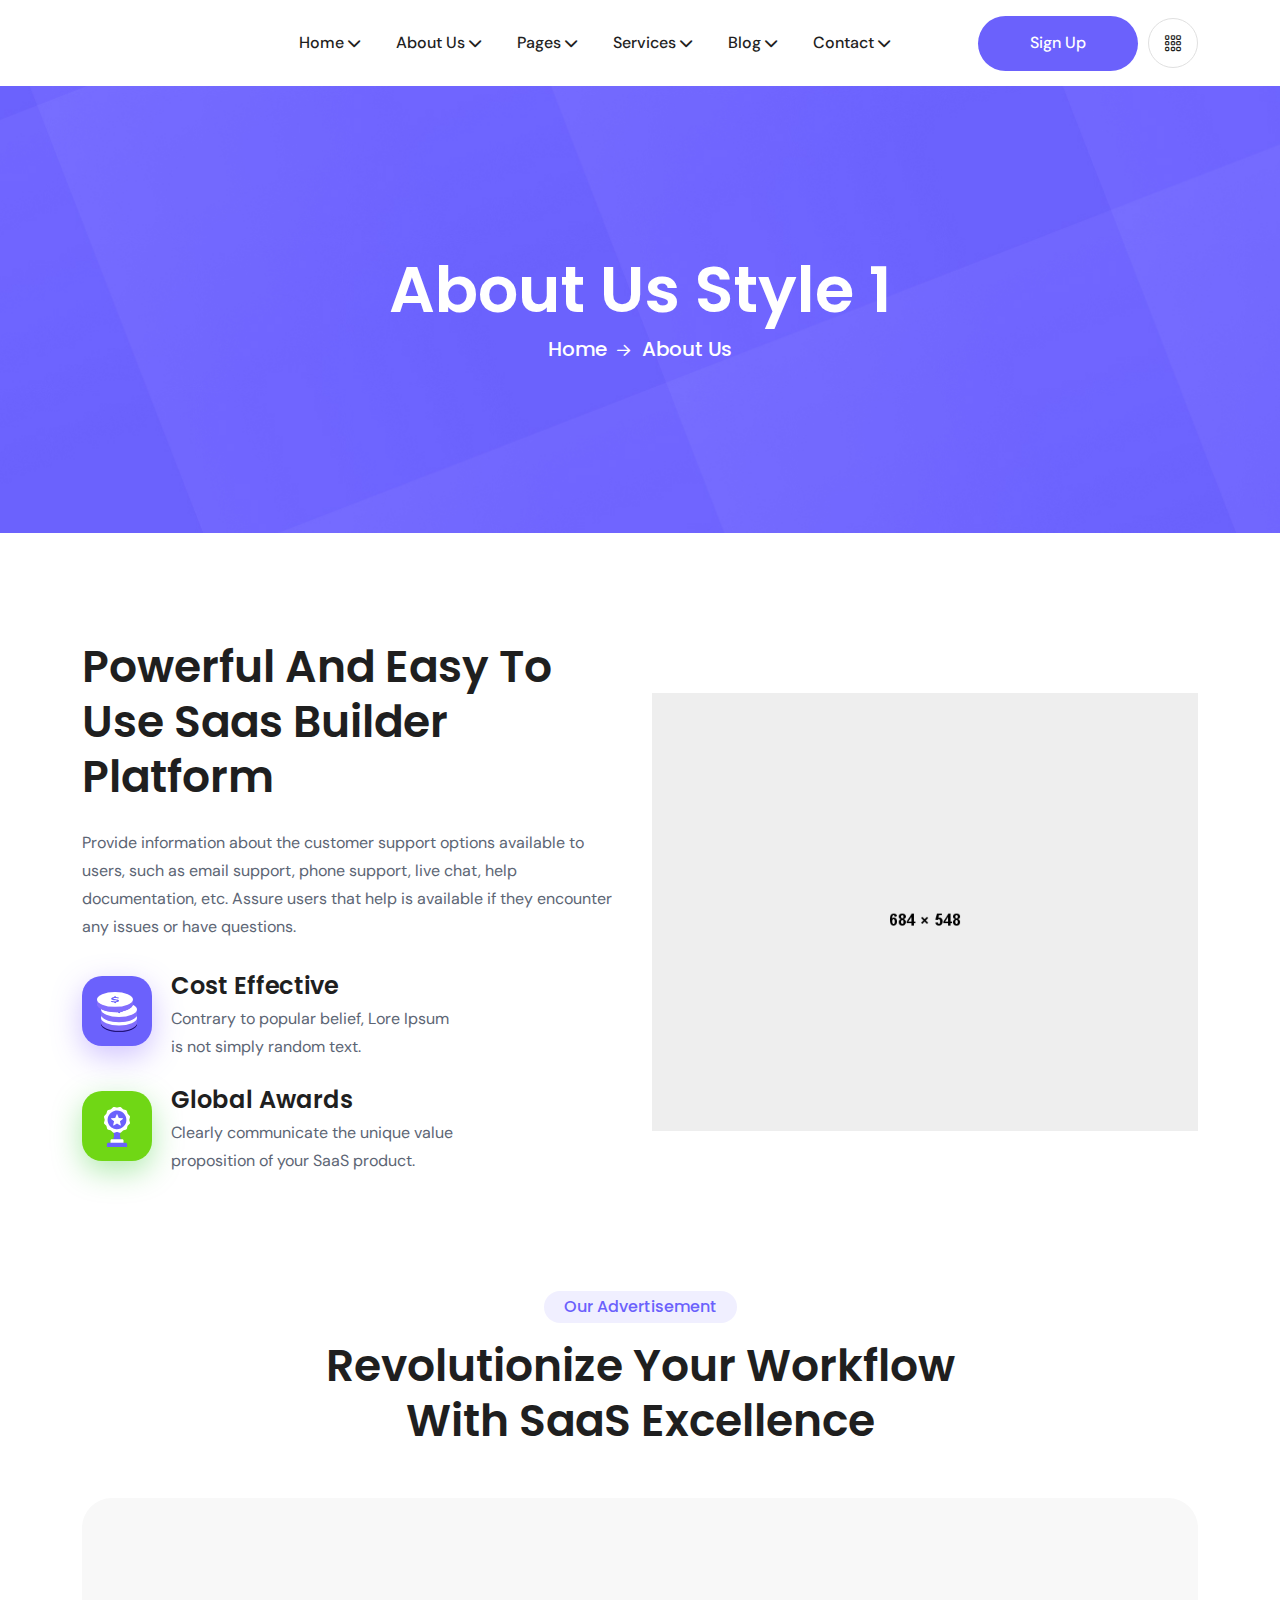
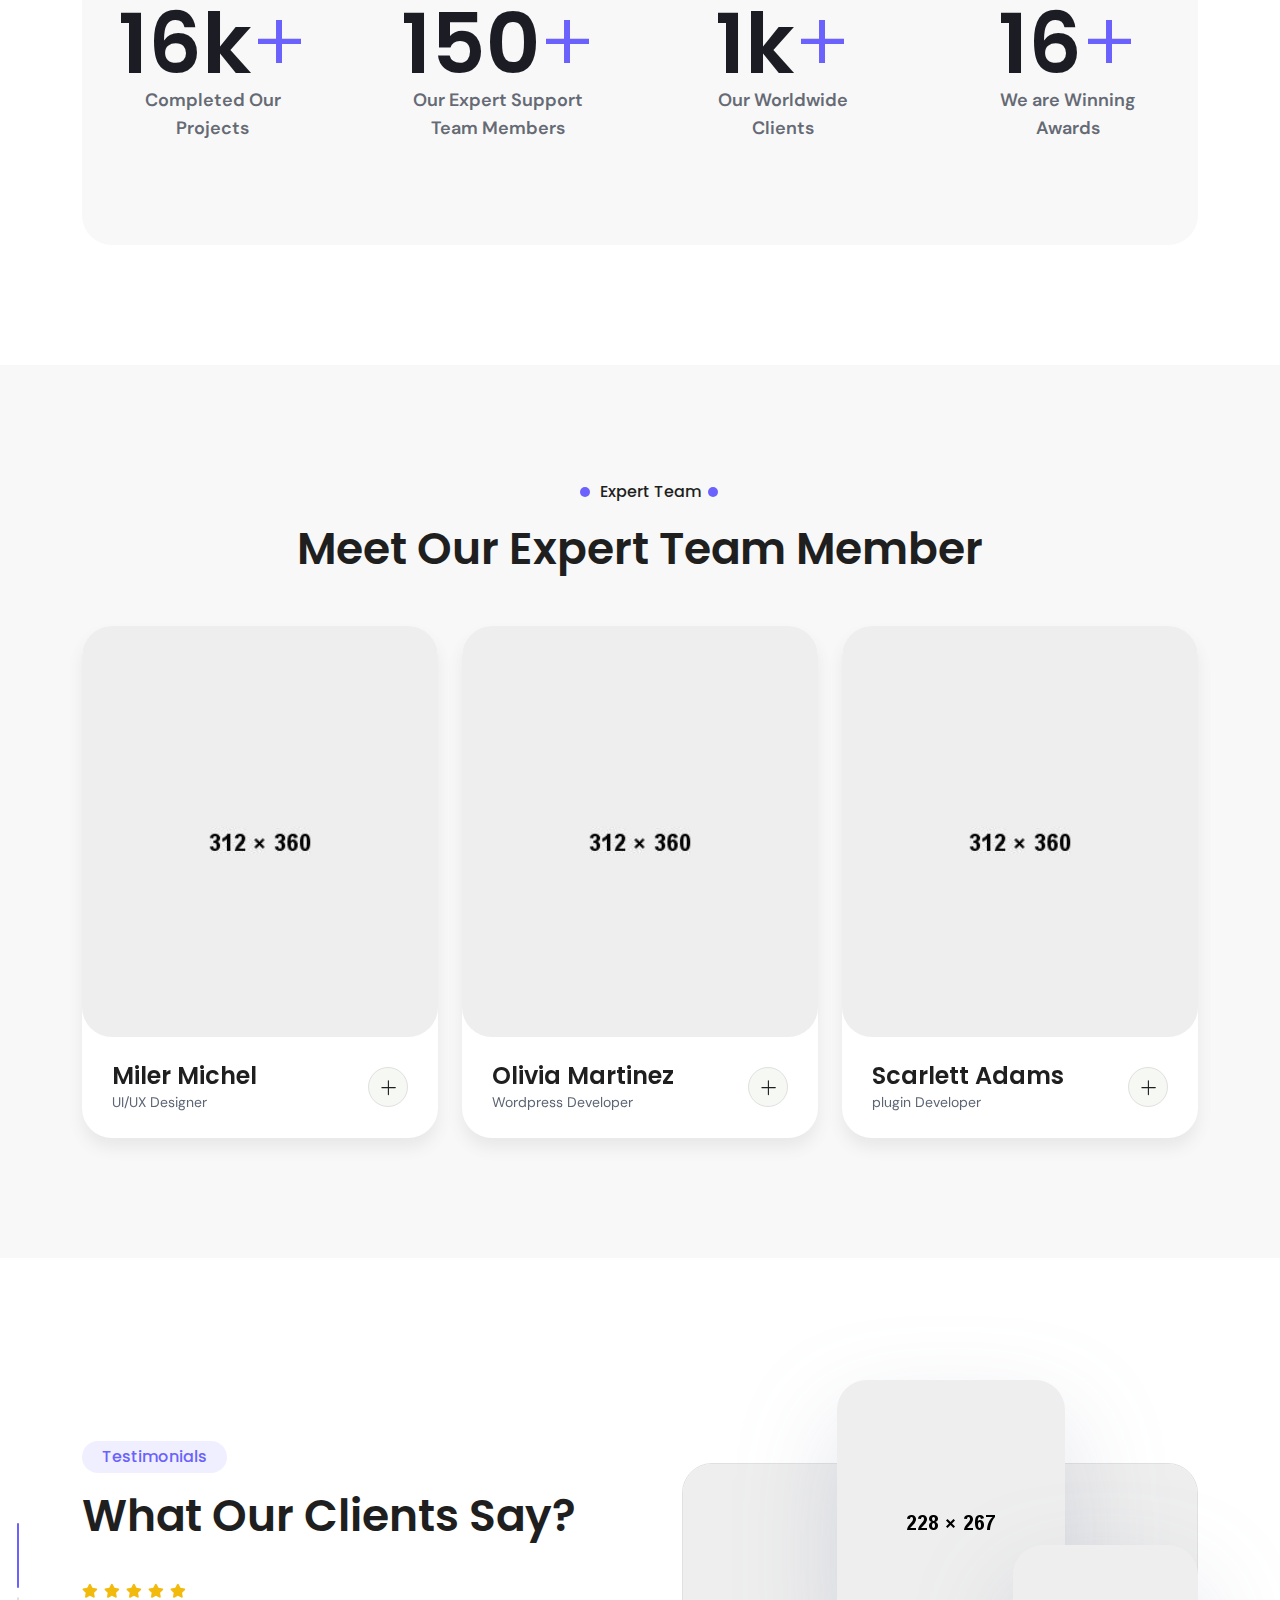
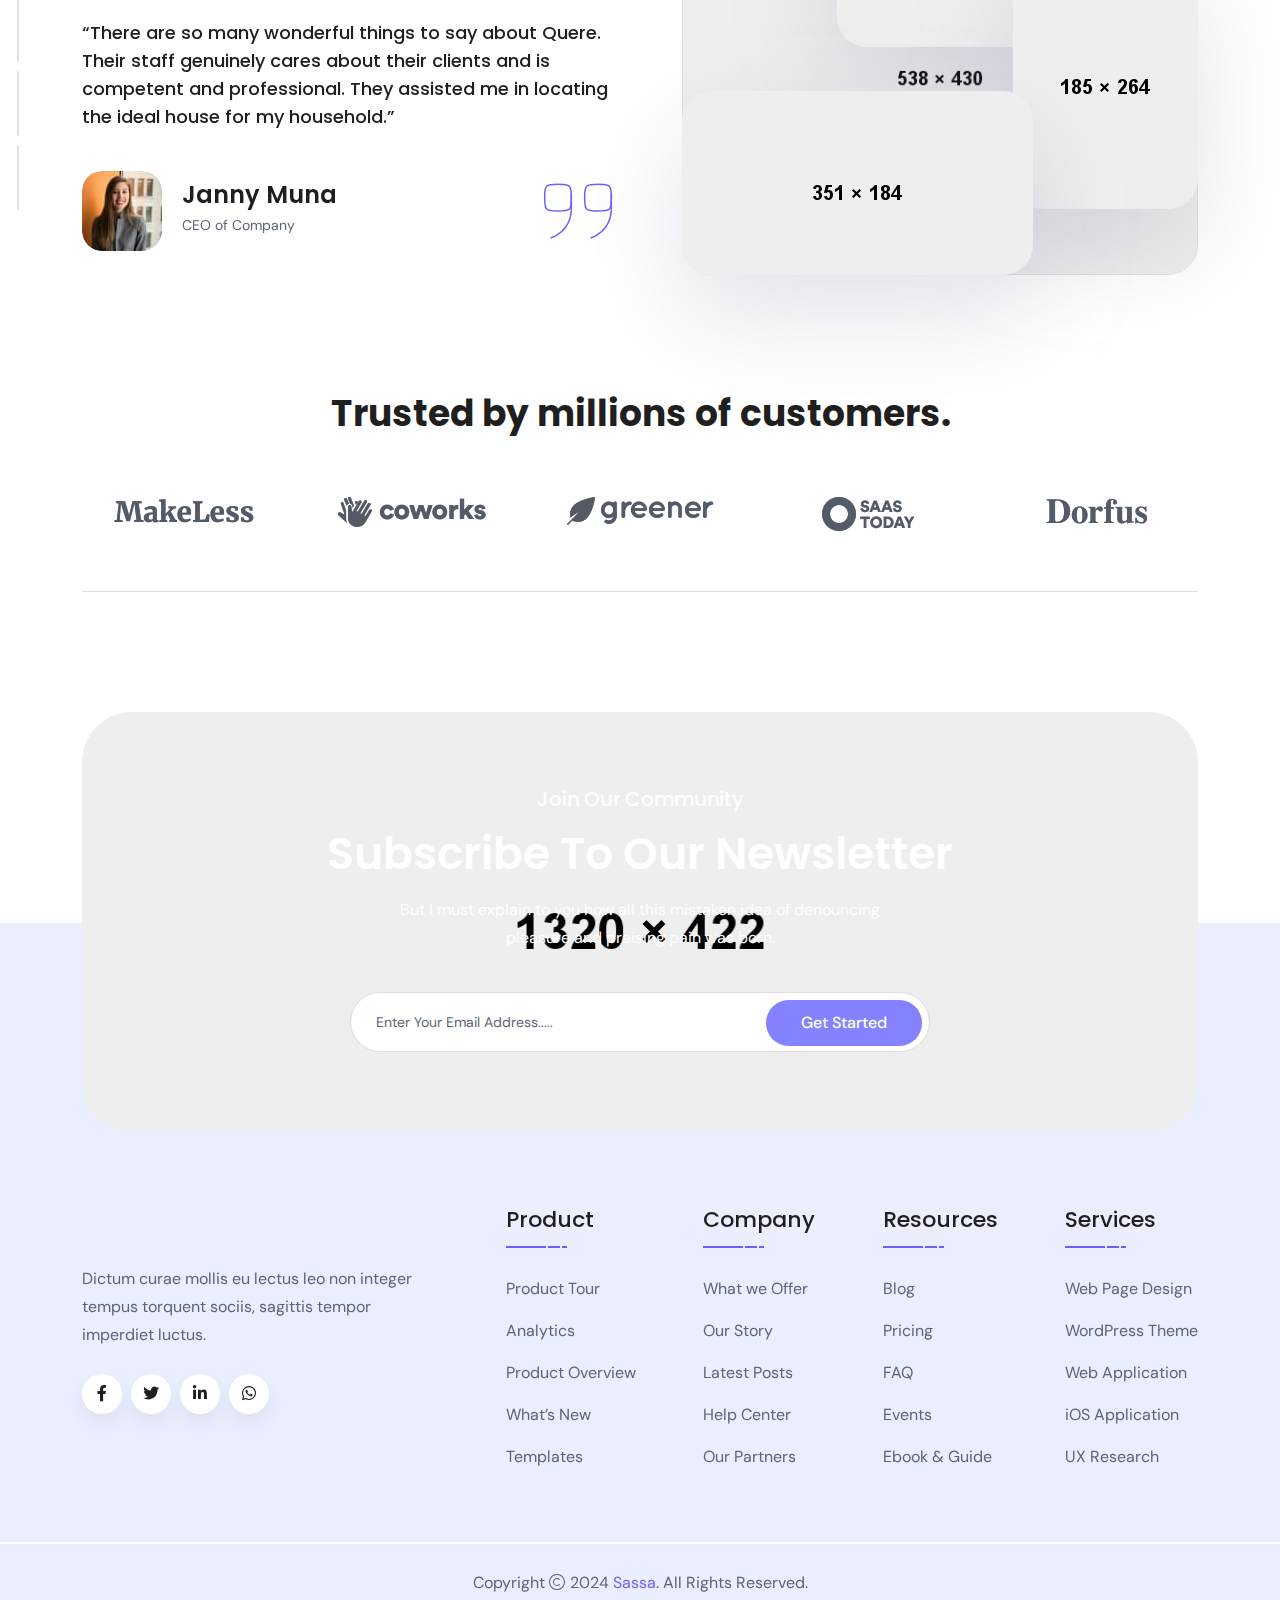
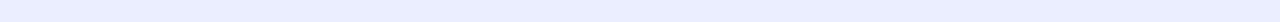
<file: about.html>
<!doctype html>
<html class="no-js" lang="zxx">

<head>
    <meta charset="utf-8">
    <meta http-equiv="x-ua-compatible" content="ie=edge">
    <title>Sassa - Saas Startup Multipurpose HTML Template - About Us Style 1</title>
    <meta name="author" content="Themeholy">
    <meta name="description" content="Sassa - Saas Startup Multipurpose HTML Template">
    <meta name="keywords" content="Sassa - Saas Startup Multipurpose HTML Template">
    <meta name="robots" content="INDEX,FOLLOW">

    <!-- Mobile Specific Metas -->
    <meta name="viewport" content="width=device-width, initial-scale=1, shrink-to-fit=no">

    <!-- Favicons - Place favicon.ico in the root directory -->
    <link rel="apple-touch-icon" sizes="57x57" href="assets/img/favicons/apple-icon-57x57.png">
    <link rel="apple-touch-icon" sizes="60x60" href="assets/img/favicons/apple-icon-60x60.png">
    <link rel="apple-touch-icon" sizes="72x72" href="assets/img/favicons/apple-icon-72x72.png">
    <link rel="apple-touch-icon" sizes="76x76" href="assets/img/favicons/apple-icon-76x76.png">
    <link rel="apple-touch-icon" sizes="114x114" href="assets/img/favicons/apple-icon-114x114.png">
    <link rel="apple-touch-icon" sizes="120x120" href="assets/img/favicons/apple-icon-120x120.png">
    <link rel="apple-touch-icon" sizes="144x144" href="assets/img/favicons/apple-icon-144x144.png">
    <link rel="apple-touch-icon" sizes="152x152" href="assets/img/favicons/apple-icon-152x152.png">
    <link rel="apple-touch-icon" sizes="180x180" href="assets/img/favicons/apple-icon-180x180.png">
    <link rel="icon" type="image/png" sizes="192x192" href="assets/img/favicons/android-icon-192x192.png">
    <link rel="icon" type="image/png" sizes="32x32" href="assets/img/favicons/favicon-32x32.png">
    <link rel="icon" type="image/png" sizes="96x96" href="assets/img/favicons/favicon-96x96.png">
    <link rel="icon" type="image/png" sizes="16x16" href="assets/img/favicons/favicon-16x16.png">
    <link rel="manifest" href="assets/img/favicons/manifest.json">
    <meta name="msapplication-TileColor" content="#ffffff">
    <meta name="msapplication-TileImage" content="assets/img/favicons/ms-icon-144x144.png">
    <meta name="theme-color" content="#ffffff">

    <!--==============================
	  Google Fonts
	============================== -->
    <link rel="preconnect" href="https://fonts.googleapis.com">
    <link rel="preconnect" href="https://fonts.gstatic.com" crossorigin>
    <link href="https://fonts.googleapis.com/css2?family=DM+Sans:ital,opsz,wght@0,9..40,100..1000;1,9..40,100..1000&family=Poppins:ital,wght@0,100;0,200;0,300;0,400;0,500;0,600;0,700;0,800;0,900;1,100;1,200;1,300;1,400;1,500;1,600;1,700;1,800;1,900&display=swap" rel="stylesheet">

    <!--==============================
	    All CSS File
	============================== -->
    <!-- Bootstrap -->
    <link rel="stylesheet" href="assets/css/bootstrap.min.css">
    <!-- Fontawesome Icon -->
    <link rel="stylesheet" href="assets/css/fontawesome.min.css">
    <!-- Magnific Popup -->
    <link rel="stylesheet" href="assets/css/magnific-popup.min.css">
    <!-- Swiper Slider -->
    <link rel="stylesheet" href="assets/css/swiper-bundle.min.css">
    <!-- Theme Custom CSS -->
    <link rel="stylesheet" href="assets/css/style.css">

</head>

<body>




    <!--[if lte IE 9]>
    	<p class="browserupgrade">You are using an <strong>outdated</strong> browser. Please <a href="https://browsehappy.com/">upgrade your browser</a> to improve your experience and security.</p>
  <![endif]-->



    <!--********************************
   		Code Start From Here 
	******************************** -->

    <!--==============================
     Preloader
  ==============================-->
    <div id="preloader" class="preloader ">
        <button class="th-btn th-radius preloaderCls">Cancel Preloader </button>
        <div class="preloader">
            <div class="loading-container">
                <div class="loading"></div>
                <div class="preloader-logo">
                    <a class="icon-masking" href="home-hr-management.html"><span data-mask-src="assets/img/preloader.svg" class="mask-icon"></span><img src="assets/img/preloader.svg" alt="Sassa"></a>
                </div>
            </div>
        </div>
    </div><!--==============================
    Sidemenu
============================== -->
    <div class="sidemenu-wrapper d-none d-lg-block ">
        <div class="sidemenu-content">
            <button class="closeButton sideMenuCls"><i class="far fa-times"></i></button>
            <div class="widget footer-widget">
                <h3 class="widget_title">About Company</h3>
                <div class="th-widget-about">
                    <p class="about-text">Professionally redefine transparent ROI through low-risk high-yield imperatives. Progressively create empowered. cost effective users via team driven.</p>
                    <div class="th-social">
                        <a href="https://www.facebook.com/"><i class="fab fa-facebook-f"></i></a>
                        <a href="https://www.twitter.com/"><i class="fab fa-twitter"></i></a>
                        <a href="https://www.linkedin.com/"><i class="fab fa-linkedin-in"></i></a>
                        <a href="https://www.whatsapp.com/"><i class="fab fa-whatsapp"></i></a>
                        <a href="https://www.youtube.com/"><i class="fab fa-youtube"></i></a>
                    </div>
                </div>
            </div>
            <div class="widget footer-widget">
                <h3 class="widget_title">Recent Posts</h3>
                <div class="recent-post-wrap">
                    <div class="recent-post">
                        <div class="media-img">
                            <a href="blog-details.html"><img src="assets/img/blog/recent-post-1-1.jpg" alt="Blog Image"></a>
                        </div>
                        <div class="media-body">
                            <h4 class="post-title"><a class="text-inherit" href="blog-details.html">The Benefits of Managed IT Services post could</a></h4>
                            <div class="recent-post-meta">
                                <a href="blog.html">21 July, 2024</a>
                            </div>
                        </div>
                    </div>
                    <div class="recent-post">
                        <div class="media-img">
                            <a href="blog-details.html"><img src="assets/img/blog/recent-post-1-2.jpg" alt="Blog Image"></a>
                        </div>
                        <div class="media-body">
                            <h4 class="post-title"><a class="text-inherit" href="blog-details.html">The Benefits of Managed IT Services post could</a></h4>
                            <div class="recent-post-meta">
                                <a href="blog.html">22 July, 2024</a>
                            </div>
                        </div>
                    </div>
                    <div class="recent-post">
                        <div class="media-img">
                            <a href="blog-details.html"><img src="assets/img/blog/recent-post-1-3.jpg" alt="Blog Image"></a>
                        </div>
                        <div class="media-body">
                            <h4 class="post-title"><a class="text-inherit" href="blog-details.html">The Benefits of Managed IT Services post could</a></h4>
                            <div class="recent-post-meta">
                                <a href="blog.html">23 July, 2024</a>
                            </div>
                        </div>
                    </div>
                </div>
            </div>
            <div class="widget footer-widget">
                <h3 class="widget_title">Get In Touch</h3>
                <div class="th-widget-contact">
                    <div class="info-box">
                        <div class="box-icon">
                            <img src="assets/img/icon/location.svg" alt="">
                        </div>
                        <p class="box-text">55 Main Street, 2nd block Malborne, Australia</p>
                    </div>
                    <div class="info-box">
                        <div class="box-icon">
                            <img src="assets/img/icon/mail.svg" alt="">
                        </div>
                        <p class="box-text">
                            <a href="mailto:info@Sassa.com" class="box-link">info@Sassa.com</a>
                            <a href="mailto:info.example@Sassa.com" class="box-link">info.example@Sassa.com</a>
                        </p>
                    </div>
                    <div class="info-box">
                        <div class="box-icon">
                            <img src="assets/img/icon/call.svg" alt="">
                        </div>
                        <p class="box-text">
                            <a href="tel:+16365414789" class="box-link">+163 6541 4789</a>
                        </p>
                    </div>
                </div>
            </div>
        </div>
    </div> <!--==============================
    Mobile Menu
  ============================== -->
    <div class="th-menu-wrapper">
        <div class="th-menu-area text-center">
            <button class="th-menu-toggle"><i class="fal fa-times"></i></button>
            <div class="mobile-logo">
                <a href="home-hr-management.html"><img src="assets/img/logo.svg" alt="Sassa"></a>
            </div>

            <div class="th-mobile-menu">
                <ul>
                    <li class="menu-item-has-children">
                        <a href="home-hr-management.html">Home</a>
                        <ul class="sub-menu">
                            <li><a href="home-hr-management.html">Home HR Management</a></li>
                            <li><a href="home-crm-software.html">Home CRM Software</a></li>
                            <li><a href="home-digital-agency.html">Home Digital Agency</a></li>
                            <li><a href="home-job-portal.html">Home Job Portal</a></li>
                            <li><a href="home-sass-landing.html">Home Sass Landing</a></li>
                            <li><a href="home-app-landing.html">Home App Landing</a></li>
                            <li><a href="home-seo-agency.html">Home SEO Agency</a></li>

                        </ul>
                    </li>
                    <li class="menu-item-has-children">
                        <a href="#">About Us</a>
                        <ul class="sub-menu">
                            <li><a href="about.html">About Us Style 1</a></li>
                            <li><a href="about-2.html">About Us Style 2</a></li>
                        </ul>
                    </li>
                    <li class="menu-item-has-children">
                        <a href="#">Pages</a>
                        <ul class="sub-menu">
                            <li><a href="job.html">Job Page</a></li>
                            <li><a href="job-details.html">Job Details</a></li>
                            <li><a href="team.html">Team Style 1</a></li>
                            <li><a href="team-2.html">Team Style 2</a></li>
                            <li><a href="team-details.html">Team Details</a></li>
                            <li><a href="portfolio.html">Portfolio Style 1</a></li>
                            <li><a href="portfolio-2.html">Portfolio Style 2</a></li>
                            <li><a href="portfolio-details.html">Portfolio Details</a></li>
                            <li><a href="pricing.html">Price Table Style 1</a></li>
                            <li><a href="pricing-2.html">Price Table Style 2</a></li>
                            <li><a href="faq.html">FAQ Style 1</a></li>
                            <li><a href="faq-2.html">FAQ Style 2</a></li>
                            <li><a href="error.html">Error Page</a></li>
                        </ul>
                    </li>
                    <li class="menu-item-has-children">
                        <a href="#">Services</a>
                        <ul class="sub-menu">
                            <li><a href="service.html">Services style 1</a></li>
                            <li><a href="service-2.html">Services style 2</a></li>
                            <li><a href="service-details.html">Services Details</a></li>
                        </ul>
                    </li>
                    <li class="menu-item-has-children">
                        <a href="#">Blog</a>
                        <ul class="sub-menu">
                            <li><a href="blog.html">Blog</a></li>
                            <li><a href="blog-details.html">Blog Details</a></li>
                        </ul>
                    </li>
                    <li class="menu-item-has-children">
                        <a href="#">Contact</a>
                        <ul class="sub-menu">
                            <li><a href="contact.html">Contact Us Style 1</a></li>
                            <li><a href="contact-2.html">Contact Us Style 2</a></li>
                        </ul>
                    </li>
                </ul>
            </div>
        </div>
    </div><!--==============================
	Header Area
==============================-->
    <header class="th-header default-header">
        <div class="sticky-wrapper">
            <!-- Main Menu Area -->
            <div class="menu-area">
                <div class="container">
                    <div class="row align-items-center justify-content-between">
                        <div class="col-auto">
                            <div class="header-logo">
                                <a class="icon-masking" href="home-hr-management.html"><span data-mask-src="assets/img/logo.svg" class="mask-icon"></span><img src="assets/img/logo.svg" alt="Sassa"></a>
                            </div>
                        </div>
                        <div class="col-auto">
                            <nav class="main-menu style2 d-none d-lg-inline-block">
                                <ul>
                                    <li class="menu-item-has-children">
                                        <a href="home-hr-management.html">Home</a>
                                        <ul class="sub-menu">
                                            <li><a href="home-hr-management.html">Home HR Management</a></li>
                                            <li><a href="home-crm-software.html">Home CRM Software</a></li>
                                            <li><a href="home-digital-agency.html">Home Digital Agency</a></li>
                                            <li><a href="home-job-portal.html">Home Job Portal</a></li>
                                            <li><a href="home-sass-landing.html">Home Sass Landing</a></li>
                                            <li><a href="home-app-landing.html">Home App Landing</a></li>
                                            <li><a href="home-seo-agency.html">Home SEO Agency</a></li>

                                        </ul>
                                    </li>
                                    <li class="menu-item-has-children">
                                        <a href="#">About Us</a>
                                        <ul class="sub-menu">
                                            <li><a href="about.html">About Us Style 1</a></li>
                                            <li><a href="about-2.html">About Us Style 2</a></li>
                                        </ul>
                                    </li>
                                    <li class="menu-item-has-children">
                                        <a href="#">Pages</a>
                                        <ul class="sub-menu">
                                            <li><a href="job.html">Job Page</a></li>
                                            <li><a href="job-details.html">Job Details</a></li>
                                            <li><a href="team.html">Team Style 1</a></li>
                                            <li><a href="team-2.html">Team Style 2</a></li>
                                            <li><a href="team-details.html">Team Details</a></li>
                                            <li><a href="portfolio.html">Portfolio Style 1</a></li>
                                            <li><a href="portfolio-2.html">Portfolio Style 2</a></li>
                                            <li><a href="portfolio-details.html">Portfolio Details</a></li>
                                            <li><a href="pricing.html">Price Table Style 1</a></li>
                                            <li><a href="pricing-2.html">Price Table Style 2</a></li>
                                            <li><a href="faq.html">FAQ Style 1</a></li>
                                            <li><a href="faq-2.html">FAQ Style 2</a></li>
                                            <li><a href="error.html">Error Page</a></li>
                                        </ul>
                                    </li>
                                    <li class="menu-item-has-children">
                                        <a href="#">Services</a>
                                        <ul class="sub-menu">
                                            <li><a href="service.html">Services style 1</a></li>
                                            <li><a href="service-2.html">Services style 2</a></li>
                                            <li><a href="service-details.html">Services Details</a></li>
                                        </ul>
                                    </li>
                                    <li class="menu-item-has-children">
                                        <a href="#">Blog</a>
                                        <ul class="sub-menu">
                                            <li><a href="blog.html">Blog</a></li>
                                            <li><a href="blog-details.html">Blog Details</a></li>
                                        </ul>
                                    </li>
                                    <li class="menu-item-has-children">
                                        <a href="#">Contact</a>
                                        <ul class="sub-menu">
                                            <li><a href="contact.html">Contact Us Style 1</a></li>
                                            <li><a href="contact-2.html">Contact Us Style 2</a></li>
                                        </ul>
                                    </li>
                                </ul>
                            </nav>
                            <div class="header-button">
                                <button type="button" class="th-menu-toggle d-inline-block d-lg-none"><i class="far fa-bars"></i></button>
                            </div>
                        </div>
                        <div class="col-auto d-none d-lg-block">
                            <div class="header-button">
                                <a href="contact.html" class="th-btn">Sign Up</a>
                                <a href="#" class="icon-btn sideMenuToggler"><i class="fa-light fa-grid"></i></a>
                            </div>
                        </div>
                    </div>
                </div>
            </div>
        </div>
    </header><!--==============================
    Breadcumb
============================== -->
    <div class="breadcumb-wrapper " data-bg-src="assets/img/bg/breadcumb-bg.jpg">
        <div class="container">
            <div class="breadcumb-content">
                <h1 class="breadcumb-title">About Us Style 1</h1>
                <ul class="breadcumb-menu">
                    <li><a href="home-hr-management.html">Home</a></li>
                    <li>About Us</li>
                </ul>
            </div>
        </div>
    </div><!--==============================
About Area  
==============================-->
    <div class="overflow-hidden space" id="about-sec">
        <div class="container">
            <div class="row gy-5 align-items-center">
                <div class="col-xl-6">
                    <div class="pe-xxl-4 me-xl-3">
                        <div class="title-area mb-35">
                            <h2 class="sec-title">Powerful and easy to use saas builder platform </h2>
                        </div>
                        <p class="mt-n2 mb-35">Provide information about the customer support options available to users,
                            such as email support, phone support, live chat, help documentation, etc. Assure users that help
                            is available if they encounter any issues or have questions.</p>
                        <div class="about-feature-wrap">
                            <div class="about-feature style3">
                                <div class="box-icon">
                                    <img src="assets/img/icon/about_3_1.svg" alt="Icon">
                                </div>
                                <div class="media-body">
                                    <h3 class="box-title">Cost Effective</h3>
                                    <p class="box-text">Contrary to popular belief, Lore Ipsum is not simply random text.
                                    </p>
                                </div>
                            </div>
                            <div class="about-feature style3">
                                <div class="box-icon">
                                    <img src="assets/img/icon/about_3_2.svg" alt="Icon">
                                </div>
                                <div class="media-body">
                                    <h3 class="box-title">Global Awards</h3>
                                    <p class="box-text">Clearly communicate the unique value proposition of your SaaS
                                        product.</p>
                                </div>
                            </div>
                        </div>
                    </div>
                </div>
                <div class="col-xl-6 mb-30 mb-xl-0">
                    <div class="img-box6">
                        <div class="img1">
                            <img src="assets/img/normal/about_5_1.png" alt="About">
                        </div>
                    </div>
                </div>
            </div>
        </div>
    </div><!--==============================
Counter Area  
==============================-->
    <div class="space-bottom">
        <div class="container">
            <div class="row justify-content-center">
                <div class="col-xl-7">
                    <div class="title-area text-center">
                        <span class="sub-title">Our Advertisement</span>
                        <h2 class="sec-title">Revolutionize Your Workflow with SaaS Excellence</h2>
                    </div>
                </div>
            </div>
            <div class="counter-area">
                <div class="row justify-content-md-between justify-content-center">
                    <div class="col-xl-3 col-md-6">
                        <div class="counter-card style2">
                            <h3 class="box-number"><span class="counter-number">16</span>k<span class="plus">+</span></h3>
                            <div class="media-body">
                                <p class=" counter-text mb-n2">Completed Our<span>Projects</span></p>
                            </div>
                        </div>
                    </div>
                    <div class="col-xl-3 col-md-6">
                        <div class="counter-card style2">
                            <h3 class="box-number"><span class="counter-number">150</span><span class="plus">+</span></h3>
                            <div class="media-body">
                                <p class=" counter-text mb-n2">Our Expert Support<span>Team Members</span> </p>
                            </div>
                        </div>
                    </div>
                    <div class="col-xl-3 col-md-6">
                        <div class="counter-card style2">
                            <h3 class="box-number"><span class="counter-number">1</span>k<span class="plus">+</span></h3>
                            <div class="media-body">
                                <p class=" counter-text mb-n2">Our Worldwide <span>Clients</span></p>
                            </div>
                        </div>
                    </div>
                    <div class="col-xl-3 col-md-6">
                        <div class="counter-card style2">
                            <h3 class="box-number"><span class="counter-number">16</span><span class="plus">+</span></h3>
                            <div class="media-body">
                                <p class=" counter-text mb-n2">We are Winning <span>Awards</span></p>
                            </div>
                        </div>
                    </div>
                </div>
            </div>
        </div>
    </div><!--==============================
Team Area  
==============================-->
    <section class="team-sec bg-smoke2 space">
        <div class="container z-index-common">
            <div class="title-area text-center">
                <span class="sub-title sub-title2">Expert Team</span>
                <h2 class="sec-title">Meet Our Expert Team Member</h2>
            </div>

            <div class="slider-area">
                <div class="swiper th-slider has-shadow" id="teamSlider1" data-slider-options='{"loop":true,"breakpoints":{"0":{"slidesPerView":1},"576":{"slidesPerView":"1"},"768":{"slidesPerView":"2"},"992":{"slidesPerView":"3"},"1300":{"slidesPerView":"4"}}}'>
                    <div class="swiper-wrapper">
                        <!-- Single Item -->
                        <div class="swiper-slide">
                            <div class="th-team team-card">
                                <div class="box-img">
                                    <img src="assets/img/team/team_1_1.jpg" alt="Team">
                                </div>
                                <div class="box-content">
                                    <div>
                                        <h3 class="box-title"><a href="team-details.html">Miler Michel</a></h3>
                                        <span class="team-desig">UI/UX Designer</span>
                                    </div>
                                    <div class="team-social">
                                        <div class="icon-btn"><i class="fa-light fa-plus"></i></div>
                                        <div class="th-social">
                                            <a target="_blank" href="https://facebook.com/"><i class="fab fa-facebook-f"></i></a>
                                            <a target="_blank" href="https://twitter.com/"><i class="fab fa-twitter"></i></a>
                                            <a target="_blank" href="https://instagram.com/"><i class="fab fa-instagram"></i></a>
                                            <a target="_blank" href="https://linkedin.com/"><i class="fab fa-linkedin-in"></i></a>
                                        </div>
                                    </div>
                                </div>

                            </div>
                        </div>

                        <!-- Single Item -->
                        <div class="swiper-slide">
                            <div class="th-team team-card">
                                <div class="box-img">
                                    <img src="assets/img/team/team_1_2.jpg" alt="Team">
                                </div>
                                <div class="box-content">
                                    <div>
                                        <h3 class="box-title"><a href="team-details.html">Olivia Martinez</a></h3>
                                        <span class="team-desig">Wordpress Developer</span>
                                    </div>
                                    <div class="team-social">
                                        <div class="icon-btn"><i class="fa-light fa-plus"></i></div>
                                        <div class="th-social">
                                            <a target="_blank" href="https://facebook.com/"><i class="fab fa-facebook-f"></i></a>
                                            <a target="_blank" href="https://twitter.com/"><i class="fab fa-twitter"></i></a>
                                            <a target="_blank" href="https://instagram.com/"><i class="fab fa-instagram"></i></a>
                                            <a target="_blank" href="https://linkedin.com/"><i class="fab fa-linkedin-in"></i></a>
                                        </div>
                                    </div>
                                </div>

                            </div>
                        </div>

                        <!-- Single Item -->
                        <div class="swiper-slide">
                            <div class="th-team team-card">
                                <div class="box-img">
                                    <img src="assets/img/team/team_1_3.jpg" alt="Team">
                                </div>
                                <div class="box-content">
                                    <div>
                                        <h3 class="box-title"><a href="team-details.html">Scarlett Adams</a></h3>
                                        <span class="team-desig">plugin Developer</span>
                                    </div>
                                    <div class="team-social">
                                        <div class="icon-btn"><i class="fa-light fa-plus"></i></div>
                                        <div class="th-social">
                                            <a target="_blank" href="https://facebook.com/"><i class="fab fa-facebook-f"></i></a>
                                            <a target="_blank" href="https://twitter.com/"><i class="fab fa-twitter"></i></a>
                                            <a target="_blank" href="https://instagram.com/"><i class="fab fa-instagram"></i></a>
                                            <a target="_blank" href="https://linkedin.com/"><i class="fab fa-linkedin-in"></i></a>
                                        </div>
                                    </div>
                                </div>

                            </div>
                        </div>

                        <!-- Single Item -->
                        <div class="swiper-slide">
                            <div class="th-team team-card">
                                <div class="box-img">
                                    <img src="assets/img/team/team_1_4.jpg" alt="Team">
                                </div>
                                <div class="box-content">
                                    <div>
                                        <h3 class="box-title"><a href="team-details.html">Caleb Foster</a></h3>
                                        <span class="team-desig">Front end Developer</span>
                                    </div>
                                    <div class="team-social">
                                        <div class="icon-btn"><i class="fa-light fa-plus"></i></div>
                                        <div class="th-social">
                                            <a target="_blank" href="https://facebook.com/"><i class="fab fa-facebook-f"></i></a>
                                            <a target="_blank" href="https://twitter.com/"><i class="fab fa-twitter"></i></a>
                                            <a target="_blank" href="https://instagram.com/"><i class="fab fa-instagram"></i></a>
                                            <a target="_blank" href="https://linkedin.com/"><i class="fab fa-linkedin-in"></i></a>
                                        </div>
                                    </div>
                                </div>

                            </div>
                        </div>

                        <!-- Single Item -->
                        <div class="swiper-slide">
                            <div class="th-team team-card">
                                <div class="box-img">
                                    <img src="assets/img/team/team_1_5.jpg" alt="Team">
                                </div>
                                <div class="box-content">
                                    <div>
                                        <h3 class="box-title"><a href="team-details.html">Mariana mia</a></h3>
                                        <span class="team-desig">Backend Developer</span>
                                    </div>
                                    <div class="team-social">
                                        <div class="icon-btn"><i class="fa-light fa-plus"></i></div>
                                        <div class="th-social">
                                            <a target="_blank" href="https://facebook.com/"><i class="fab fa-facebook-f"></i></a>
                                            <a target="_blank" href="https://twitter.com/"><i class="fab fa-twitter"></i></a>
                                            <a target="_blank" href="https://instagram.com/"><i class="fab fa-instagram"></i></a>
                                            <a target="_blank" href="https://linkedin.com/"><i class="fab fa-linkedin-in"></i></a>
                                        </div>
                                    </div>
                                </div>

                            </div>
                        </div>

                        <!-- Single Item -->
                        <div class="swiper-slide">
                            <div class="th-team team-card">
                                <div class="box-img">
                                    <img src="assets/img/team/team_1_6.jpg" alt="Team">
                                </div>
                                <div class="box-content">
                                    <div>
                                        <h3 class="box-title"><a href="team-details.html">Arian Mitra</a></h3>
                                        <span class="team-desig">Wordpress Developer</span>
                                    </div>
                                    <div class="team-social">
                                        <div class="icon-btn"><i class="fa-light fa-plus"></i></div>
                                        <div class="th-social">
                                            <a target="_blank" href="https://facebook.com/"><i class="fab fa-facebook-f"></i></a>
                                            <a target="_blank" href="https://twitter.com/"><i class="fab fa-twitter"></i></a>
                                            <a target="_blank" href="https://instagram.com/"><i class="fab fa-instagram"></i></a>
                                            <a target="_blank" href="https://linkedin.com/"><i class="fab fa-linkedin-in"></i></a>
                                        </div>
                                    </div>
                                </div>

                            </div>
                        </div>

                        <!-- Single Item -->
                        <div class="swiper-slide">
                            <div class="th-team team-card">
                                <div class="box-img">
                                    <img src="assets/img/team/team_1_7.jpg" alt="Team">
                                </div>
                                <div class="box-content">
                                    <div>
                                        <h3 class="box-title"><a href="team-details.html">Harry Brush</a></h3>
                                        <span class="team-desig">Front end Developer</span>
                                    </div>
                                    <div class="team-social">
                                        <div class="icon-btn"><i class="fa-light fa-plus"></i></div>
                                        <div class="th-social">
                                            <a target="_blank" href="https://facebook.com/"><i class="fab fa-facebook-f"></i></a>
                                            <a target="_blank" href="https://twitter.com/"><i class="fab fa-twitter"></i></a>
                                            <a target="_blank" href="https://instagram.com/"><i class="fab fa-instagram"></i></a>
                                            <a target="_blank" href="https://linkedin.com/"><i class="fab fa-linkedin-in"></i></a>
                                        </div>
                                    </div>
                                </div>

                            </div>
                        </div>

                        <!-- Single Item -->
                        <div class="swiper-slide">
                            <div class="th-team team-card">
                                <div class="box-img">
                                    <img src="assets/img/team/team_1_8.jpg" alt="Team">
                                </div>
                                <div class="box-content">
                                    <div>
                                        <h3 class="box-title"><a href="team-details.html">Eliana carry</a></h3>
                                        <span class="team-desig">Web Developer</span>
                                    </div>
                                    <div class="team-social">
                                        <div class="icon-btn"><i class="fa-light fa-plus"></i></div>
                                        <div class="th-social">
                                            <a target="_blank" href="https://facebook.com/"><i class="fab fa-facebook-f"></i></a>
                                            <a target="_blank" href="https://twitter.com/"><i class="fab fa-twitter"></i></a>
                                            <a target="_blank" href="https://instagram.com/"><i class="fab fa-instagram"></i></a>
                                            <a target="_blank" href="https://linkedin.com/"><i class="fab fa-linkedin-in"></i></a>
                                        </div>
                                    </div>
                                </div>

                            </div>
                        </div>

                    </div>
                </div>
                <button data-slider-prev="#teamSlider1" class="slider-arrow style3 slider-prev"><i class="far fa-arrow-left"></i></button>
                <button data-slider-next="#teamSlider1" class="slider-arrow style3 slider-next"><i class="far fa-arrow-right"></i></button>
            </div>
        </div>
    </section><!--==============================
Testimonial Area  
==============================-->
    <section class="position-relative overflow-hidden space">
        <div class="container">
            <div class="row align-items-end">
                <div class="col-xl-6">
                    <div class="title-area mb-35">
                        <span class="sub-title">Testimonials</span>
                        <h2 class="sec-title">What our clients say?</h2>
                    </div>

                    <div class="testi-thumb" data-slider-tab="#testi-thumb">
                        <div class="tab-btn active"></div>
                        <div class="tab-btn"></div>
                        <div class="tab-btn"></div>
                        <div class="tab-btn"></div>
                    </div>
                    <div class="swiper th-slider testi-slider" id="testi-thumb" data-slider-options='{"effect":"slide","loop":false,"mousewheel":true,"spaceBetween":10,"paginationType":"progressbar","breakpoints":{"0":{"direction":"horizontal"},"1199":{"direction":"vertical"}}}'>
                        <div class="swiper-wrapper">
                            <div class="swiper-slide">
                                <div class="testi-card">
                                    <div class="box-review">
                                        <i class="fa-solid fa-star"></i><i class="fa-solid fa-star"></i><i class="fa-solid fa-star"></i><i class="fa-solid fa-star"></i><i class="fa-solid fa-star"></i>
                                    </div>
                                    <p class="box-text">“There are so many wonderful things to say about Quere. Their staff genuinely cares about their clients and is competent and professional. They assisted me in locating the ideal house for my household.”</p>
                                    <div class="box-wrapp">
                                        <div class="box-profile">
                                            <div class="box-author">
                                                <img src="assets/img/testimonial/testi_1_1.jpg" alt="Avater">
                                            </div>
                                            <div class="box-info">
                                                <h3 class="box-title">Janny Muna</h3>
                                                <span class="box-desig">CEO of Company</span>
                                            </div>
                                        </div>
                                        <div class="box-quote">
                                            <img src="assets/img/icon/quote.svg" alt="quote">
                                        </div>
                                    </div>
                                </div>
                            </div>
                            <div class="swiper-slide">
                                <div class="testi-card">
                                    <div class="box-review">
                                        <i class="fa-solid fa-star"></i><i class="fa-solid fa-star"></i><i class="fa-solid fa-star"></i><i class="fa-solid fa-star"></i><i class="fa-solid fa-star"></i>
                                    </div>
                                    <p class="box-text">“It sounds like you had a great experience with Quere! It's wonderful to hear that their staff is caring, competent, and professional, and that they helped you find the perfect home for your family”</p>
                                    <div class="box-wrapp">
                                        <div class="box-profile">
                                            <div class="box-author">
                                                <img src="assets/img/testimonial/testi_1_2.jpg" alt="Avater">
                                            </div>
                                            <div class="box-info">
                                                <h3 class="box-title">Mary Crispy</h3>
                                                <span class="box-desig">CEO of Company</span>
                                            </div>
                                        </div>
                                        <div class="box-quote">
                                            <img src="assets/img/icon/quote.svg" alt="quote">
                                        </div>
                                    </div>
                                </div>
                            </div>
                            <div class="swiper-slide">
                                <div class="testi-card">
                                    <div class="box-review">
                                        <i class="fa-solid fa-star"></i><i class="fa-solid fa-star"></i><i class="fa-solid fa-star"></i><i class="fa-solid fa-star"></i><i class="fa-solid fa-star"></i>
                                    </div>
                                    <p class="box-text">“Their staff genuinely cares about their clients and is both competent and professional. It's fantastic that they assisted you in locating the ideal house for your household.”</p>
                                    <div class="box-wrapp">
                                        <div class="box-profile">
                                            <div class="box-author">
                                                <img src="assets/img/testimonial/testi_1_3.jpg" alt="Avater">
                                            </div>
                                            <div class="box-info">
                                                <h3 class="box-title">Abraham Khalil</h3>
                                                <span class="box-desig">CEO of Company</span>
                                            </div>
                                        </div>
                                        <div class="box-quote">
                                            <img src="assets/img/icon/quote.svg" alt="quote">
                                        </div>
                                    </div>
                                </div>
                            </div>
                            <div class="swiper-slide">
                                <div class="testi-card">
                                    <div class="box-review">
                                        <i class="fa-solid fa-star"></i><i class="fa-solid fa-star"></i><i class="fa-solid fa-star"></i><i class="fa-solid fa-star"></i><i class="fa-solid fa-star"></i>
                                    </div>
                                    <p class="box-text">“Their caring, competent, and professional staff helped you find the perfect home for your family. If you need assistance drafting a testimonial or review to share your positive experience”</p>
                                    <div class="box-wrapp">
                                        <div class="box-profile">
                                            <div class="box-author">
                                                <img src="assets/img/testimonial/testi_1_4.jpg" alt="Avater">
                                            </div>
                                            <div class="box-info">
                                                <h3 class="box-title">Jenifer Lopez</h3>
                                                <span class="box-desig">CEO of Company</span>
                                            </div>
                                        </div>
                                        <div class="box-quote">
                                            <img src="assets/img/icon/quote.svg" alt="quote">
                                        </div>
                                    </div>
                                </div>
                            </div>
                            <div class="swiper-slide">
                                <div class="testi-card">
                                    <div class="box-review">
                                        <i class="fa-solid fa-star"></i><i class="fa-solid fa-star"></i><i class="fa-solid fa-star"></i><i class="fa-solid fa-star"></i><i class="fa-solid fa-star"></i>
                                    </div>
                                    <p class="box-text">“There are so many wonderful things to say about Quere. Their staff genuinely cares about their clients and is competent and professional. They assisted me in locating the ideal house for my household.”</p>
                                    <div class="box-wrapp">
                                        <div class="box-profile">
                                            <div class="box-author">
                                                <img src="assets/img/testimonial/testi_1_1.jpg" alt="Avater">
                                            </div>
                                            <div class="box-info">
                                                <h3 class="box-title">Janny Muna</h3>
                                                <span class="box-desig">CEO of Company</span>
                                            </div>
                                        </div>
                                        <div class="box-quote">
                                            <img src="assets/img/icon/quote.svg" alt="quote">
                                        </div>
                                    </div>
                                </div>
                            </div>
                            <div class="swiper-slide">
                                <div class="testi-card">
                                    <div class="box-review">
                                        <i class="fa-solid fa-star"></i><i class="fa-solid fa-star"></i><i class="fa-solid fa-star"></i><i class="fa-solid fa-star"></i><i class="fa-solid fa-star"></i>
                                    </div>
                                    <p class="box-text">“It sounds like you had a great experience with Quere! It's wonderful to hear that their staff is caring, competent, and professional, and that they helped you find the perfect home for your family”</p>
                                    <div class="box-wrapp">
                                        <div class="box-profile">
                                            <div class="box-author">
                                                <img src="assets/img/testimonial/testi_1_2.jpg" alt="Avater">
                                            </div>
                                            <div class="box-info">
                                                <h3 class="box-title">Mary Crispy</h3>
                                                <span class="box-desig">CEO of Company</span>
                                            </div>
                                        </div>
                                        <div class="box-quote">
                                            <img src="assets/img/icon/quote.svg" alt="quote">
                                        </div>
                                    </div>
                                </div>
                            </div>
                            <div class="swiper-slide">
                                <div class="testi-card">
                                    <div class="box-review">
                                        <i class="fa-solid fa-star"></i><i class="fa-solid fa-star"></i><i class="fa-solid fa-star"></i><i class="fa-solid fa-star"></i><i class="fa-solid fa-star"></i>
                                    </div>
                                    <p class="box-text">“Their staff genuinely cares about their clients and is both competent and professional. It's fantastic that they assisted you in locating the ideal house for your household.”</p>
                                    <div class="box-wrapp">
                                        <div class="box-profile">
                                            <div class="box-author">
                                                <img src="assets/img/testimonial/testi_1_3.jpg" alt="Avater">
                                            </div>
                                            <div class="box-info">
                                                <h3 class="box-title">Abraham Khalil</h3>
                                                <span class="box-desig">CEO of Company</span>
                                            </div>
                                        </div>
                                        <div class="box-quote">
                                            <img src="assets/img/icon/quote.svg" alt="quote">
                                        </div>
                                    </div>
                                </div>
                            </div>
                            <div class="swiper-slide">
                                <div class="testi-card">
                                    <div class="box-review">
                                        <i class="fa-solid fa-star"></i><i class="fa-solid fa-star"></i><i class="fa-solid fa-star"></i><i class="fa-solid fa-star"></i><i class="fa-solid fa-star"></i>
                                    </div>
                                    <p class="box-text">“Their caring, competent, and professional staff helped you find the perfect home for your family. If you need assistance drafting a testimonial or review to share your positive experience”</p>
                                    <div class="box-wrapp">
                                        <div class="box-profile">
                                            <div class="box-author">
                                                <img src="assets/img/testimonial/testi_1_4.jpg" alt="Avater">
                                            </div>
                                            <div class="box-info">
                                                <h3 class="box-title">Jenifer Lopez</h3>
                                                <span class="box-desig">CEO of Company</span>
                                            </div>
                                        </div>
                                        <div class="box-quote">
                                            <img src="assets/img/icon/quote.svg" alt="quote">
                                        </div>
                                    </div>
                                </div>
                            </div>
                        </div>
                        <div class="slider-pagination"></div>
                    </div>
                </div>
                <div class="col-xl-6">
                    <div class="testi-img">
                        <div class="img1">
                            <img src="assets/img/normal/testi_1_1.png" alt="">
                        </div>
                        <div class="img2 jump">
                            <img src="assets/img/normal/testi_1_2.png" alt="">
                        </div>
                        <div class="img3">
                            <img src="assets/img/normal/testi_1_3.png" alt="">
                        </div>
                        <div class="img4 movingX">
                            <img src="assets/img/normal/testi_1_4.png" alt="">
                        </div>
                    </div>
                </div>
            </div>
        </div>
    </section><!--==============================
Brand Area  
==============================-->
    <div class="brand-sec4 overflow-hidden space-bottom">
        <div class="container">
            <div class="title-area mb-60 text-center">
                <h3 class=" mt-n1">Trusted by millions of customers.</h3>
            </div>
            <div class="slider-area text-center">
                <div class="swiper th-slider brand-slider1" id="brandSlider1" data-slider-options='{"breakpoints":{"0":{"slidesPerView":2},"576":{"slidesPerView":"2"},"768":{"slidesPerView":"3"},"992":{"slidesPerView":"4"},"1200":{"slidesPerView":"5"},"1400":{"slidesPerView":"6"}}}'>
                    <div class="swiper-wrapper">
                        <div class="swiper-slide">
                            <a href="about.html" class="brand-box">
                                <img src="assets/img/brand/brand_1_1.svg" alt="Brand Logo">
                            </a>
                        </div>
                        <div class="swiper-slide">
                            <a href="about.html" class="brand-box">
                                <img src="assets/img/brand/brand_1_2.svg" alt="Brand Logo">
                            </a>
                        </div>
                        <div class="swiper-slide">
                            <a href="about.html" class="brand-box">
                                <img src="assets/img/brand/brand_1_3.svg" alt="Brand Logo">
                            </a>
                        </div>
                        <div class="swiper-slide">
                            <a href="about.html" class="brand-box">
                                <img src="assets/img/brand/brand_1_4.svg" alt="Brand Logo">
                            </a>
                        </div>
                        <div class="swiper-slide">
                            <a href="about.html" class="brand-box">
                                <img src="assets/img/brand/brand_1_5.svg" alt="Brand Logo">
                            </a>
                        </div>
                        <div class="swiper-slide">
                            <a href="about.html" class="brand-box">
                                <img src="assets/img/brand/brand_1_6.svg" alt="Brand Logo">
                            </a>
                        </div>
                        <div class="swiper-slide">
                            <a href="about.html" class="brand-box">
                                <img src="assets/img/brand/brand_1_1.svg" alt="Brand Logo">
                            </a>
                        </div>
                        <div class="swiper-slide">
                            <a href="about.html" class="brand-box">
                                <img src="assets/img/brand/brand_1_2.svg" alt="Brand Logo">
                            </a>
                        </div>
                        <div class="swiper-slide">
                            <a href="about.html" class="brand-box">
                                <img src="assets/img/brand/brand_1_3.svg" alt="Brand Logo">
                            </a>
                        </div>
                        <div class="swiper-slide">
                            <a href="about.html" class="brand-box">
                                <img src="assets/img/brand/brand_1_4.svg" alt="Brand Logo">
                            </a>
                        </div>
                        <div class="swiper-slide">
                            <a href="about.html" class="brand-box">
                                <img src="assets/img/brand/brand_1_5.svg" alt="Brand Logo">
                            </a>
                        </div>
                        <div class="swiper-slide">
                            <a href="about.html" class="brand-box">
                                <img src="assets/img/brand/brand_1_6.svg" alt="Brand Logo">
                            </a>
                        </div>
                    </div>

                </div>
            </div>
        </div>
    </div><!--==============================
Cta Area  
==============================-->
    <section class="cta-sec" data-pos-for=".footer-wrapper" data-sec-pos="bottom-half">
        <div class="container">
            <div class="cta-area space-extra2 bg-theme text-center" data-bg-src="assets/img/bg/cta_shape_1.png">
                <div class="row justify-content-center">
                    <div class="col-lg-7">
                        <div class="title-area mb-25 mt-n2 text-center">
                            <span class="sub-title sub-title6">Join Our Community</span>
                            <h2 class="sec-title text-white">Subscribe to our newsletter</h2>
                            <p class="cta-text">But I must explain to you how all this mistaken idea of denouncing pleasure and praising pain was born.</p>
                        </div>
                        <form class="newsletter-form">
                            <input class="form-control" type="email" placeholder="Enter Your Email Address....." required="">
                            <button type="submit" class="th-btn style4">Get Started</button>
                        </form>
                    </div>
                </div>
            </div>
        </div>
    </section><!--==============================
	Footer Area
==============================-->
    <footer class="footer-wrapper bg-smoke3 default-footer">
        <div class="widget-area">
            <div class="container">
                <div class="row justify-content-between">
                    <div class="col-md-6 col-xxl-3 col-xl-4">
                        <div class="widget footer-widget">
                            <div class="th-widget-about">
                                <div class="about-logo">
                                    <a class="icon-masking" href="index.html"><span data-mask-src="assets/img/logo.svg" class="mask-icon"></span><img src="assets/img/logo.svg" alt="Sassa"></a>
                                </div>
                                <p class="about-text">Dictum curae mollis eu lectus leo non integer tempus torquent sociis, sagittis tempor imperdiet luctus.</p>
                                <div class="th-social">
                                    <a href="https://www.facebook.com/"><i class="fab fa-facebook-f"></i></a>
                                    <a href="https://www.twitter.com/"><i class="fab fa-twitter"></i></a>
                                    <a href="https://www.linkedin.com/"><i class="fab fa-linkedin-in"></i></a>
                                    <a href="https://www.whatsapp.com/"><i class="fab fa-whatsapp"></i></a>
                                </div>
                            </div>
                        </div>
                    </div>
                    <div class="col-md-6 col-xl-auto">
                        <div class="widget widget_nav_menu footer-widget">
                            <h3 class="widget_title">Product</h3>
                            <div class="menu-all-pages-container">
                                <ul class="menu">
                                    <li><a href="about.html">Product Tour</a></li>
                                    <li><a href="contact.html"> Analytics</a></li>
                                    <li><a href="contact.html"> Product Overview</a></li>
                                    <li><a href="contact.html"> What’s New</a></li>
                                    <li><a href="contact.html">Templates</a></li>
                                </ul>
                            </div>
                        </div>
                    </div>
                    <div class="col-md-6 col-xl-auto">
                        <div class="widget widget_nav_menu footer-widget">
                            <h3 class="widget_title">Company</h3>
                            <div class="menu-all-pages-container">
                                <ul class="menu">
                                    <li><a href="about.html">What we Offer</a></li>
                                    <li><a href="contact.html">Our Story</a></li>
                                    <li><a href="blog.html">Latest Posts</a></li>
                                    <li><a href="contact.html">Help Center</a></li>
                                    <li><a href="contact.html">Our Partners</a></li>
                                </ul>
                            </div>
                        </div>
                    </div>
                    <div class="col-md-6 col-xl-auto">
                        <div class="widget widget_nav_menu footer-widget">
                            <h3 class="widget_title">Resources</h3>
                            <div class="menu-all-pages-container">
                                <ul class="menu">
                                    <li><a href="blog.html">Blog</a></li>
                                    <li><a href="pricing.html">Pricing</a></li>
                                    <li><a href="faq.html">FAQ</a></li>
                                    <li><a href="portfolio.html">Events</a></li>
                                    <li><a href="contact.html">Ebook & Guide</a></li>
                                </ul>
                            </div>
                        </div>
                    </div>
                    <div class="col-md-6 col-xl-auto">
                        <div class="widget widget_nav_menu footer-widget">
                            <h3 class="widget_title">Services</h3>
                            <div class="menu-all-pages-container">
                                <ul class="menu">
                                    <li><a href="service-details.html">Web Page Design </a></li>
                                    <li><a href="service-details.html">WordPress Theme </a></li>
                                    <li><a href="service-details.html">Web Application </a></li>
                                    <li><a href="service-details.html">iOS Application</a></li>
                                    <li><a href="service-details.html">UX Research</a></li>
                                </ul>
                            </div>
                        </div>
                    </div>
                </div>
            </div>
        </div>
        <div class="copyright-wrap text-center">
            <div class="container">
                <p class="copyright-text">Copyright <i class="fal fa-copyright"></i> 2024 <a href="https://themeforest.net/user/themeholy">Sassa</a>. All Rights Reserved.</p>
            </div>
        </div>
    </footer>

    <!--********************************
			Code End  Here 
	******************************** -->

    <!-- Scroll To Top -->
    <div class="scroll-top">
        <svg class="progress-circle svg-content" width="100%" height="100%" viewBox="-1 -1 102 102">
            <path d="M50,1 a49,49 0 0,1 0,98 a49,49 0 0,1 0,-98" style="transition: stroke-dashoffset 10ms linear 0s; stroke-dasharray: 307.919, 307.919; stroke-dashoffset: 307.919;">
            </path>
        </svg>
    </div>

    <!--==============================
    All Js File
============================== -->
    <!-- Jquery -->
    <script src="assets/js/vendor/jquery-3.7.1.min.js"></script>
    <!-- Swiper Slider -->
    <script src="assets/js/swiper-bundle.min.js"></script>
    <!-- Bootstrap -->
    <script src="assets/js/bootstrap.min.js"></script>
    <!-- Magnific Popup -->
    <script src="assets/js/jquery.magnific-popup.min.js"></script>
    <!-- Counter Up -->
    <script src="assets/js/jquery.counterup.min.js"></script>
    <!-- Circle Progress -->
    <script src="assets/js/circle-progress.js"></script>
    <!-- Range Slider -->
    <script src="assets/js/jquery-ui.min.js"></script>
    <!-- Imagesloadedr -->
    <script src="assets/js/imagesloaded.pkgd.min.js"></script>
    <!-- isotope -->
    <script src="assets/js/isotope.pkgd.min.js"></script>
    <!-- Tilt.jquery -->
    <script src="assets/js/tilt.jquery.min.js"></script>
    <!-- Nice-select -->
    <script src="assets/js/nice-select.min.js"></script>
    <!-- wow -->
    <script src="assets/js/wow.min.js"></script>

    <!-- Main Js File -->
    <script src="assets/js/main.js"></script>

</body>

</html>
</file>
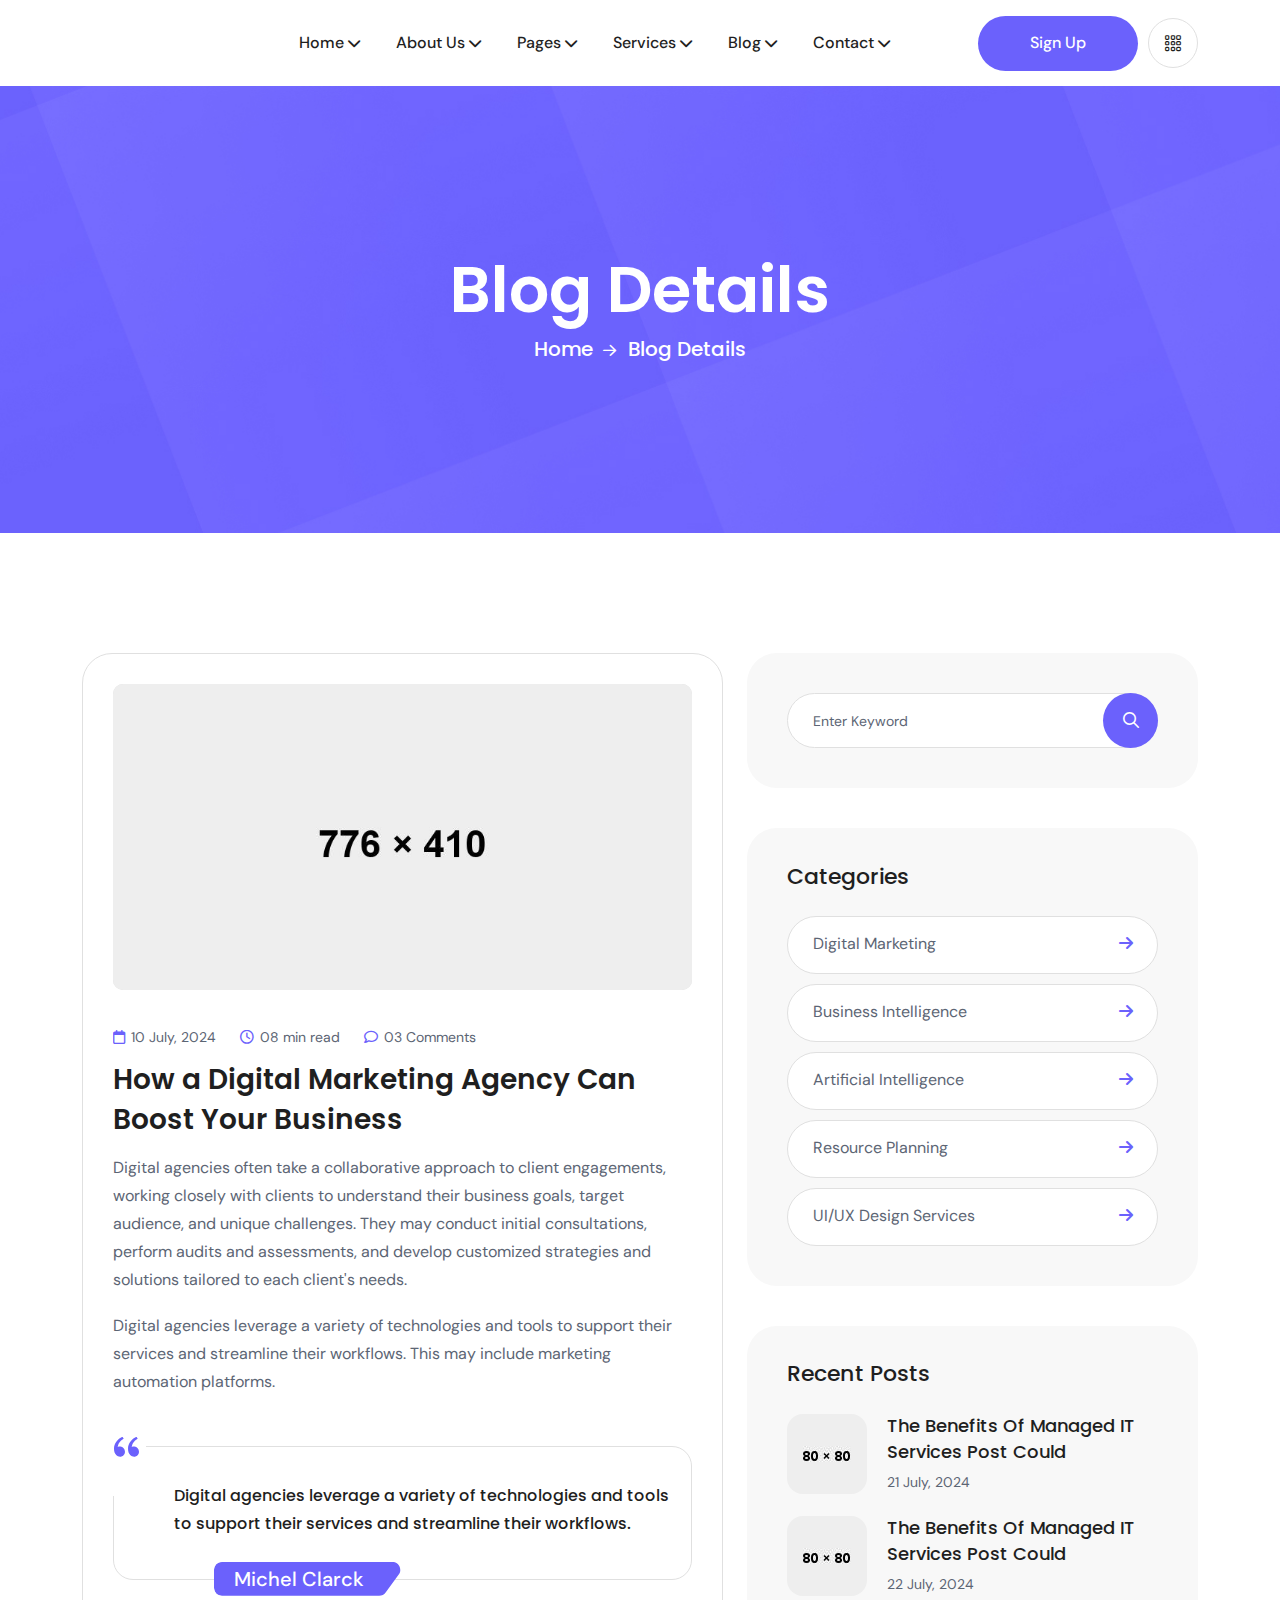
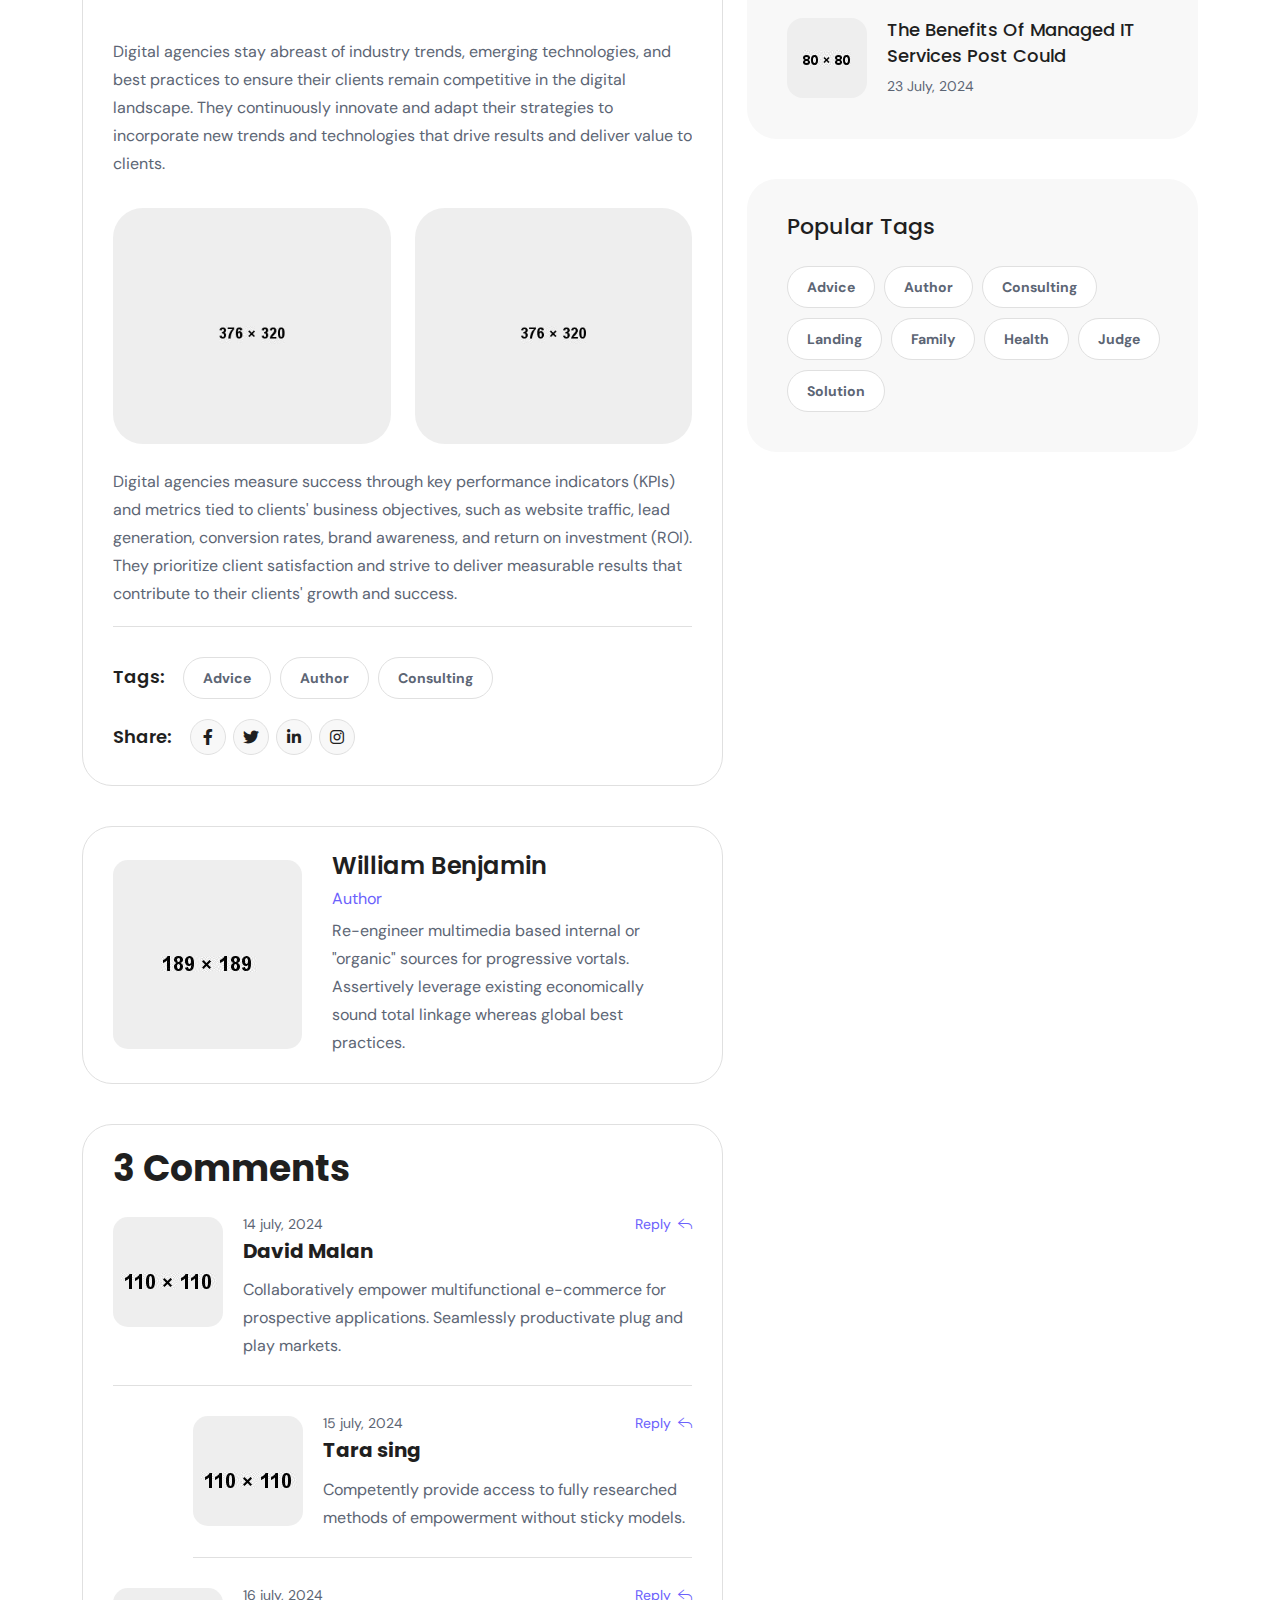
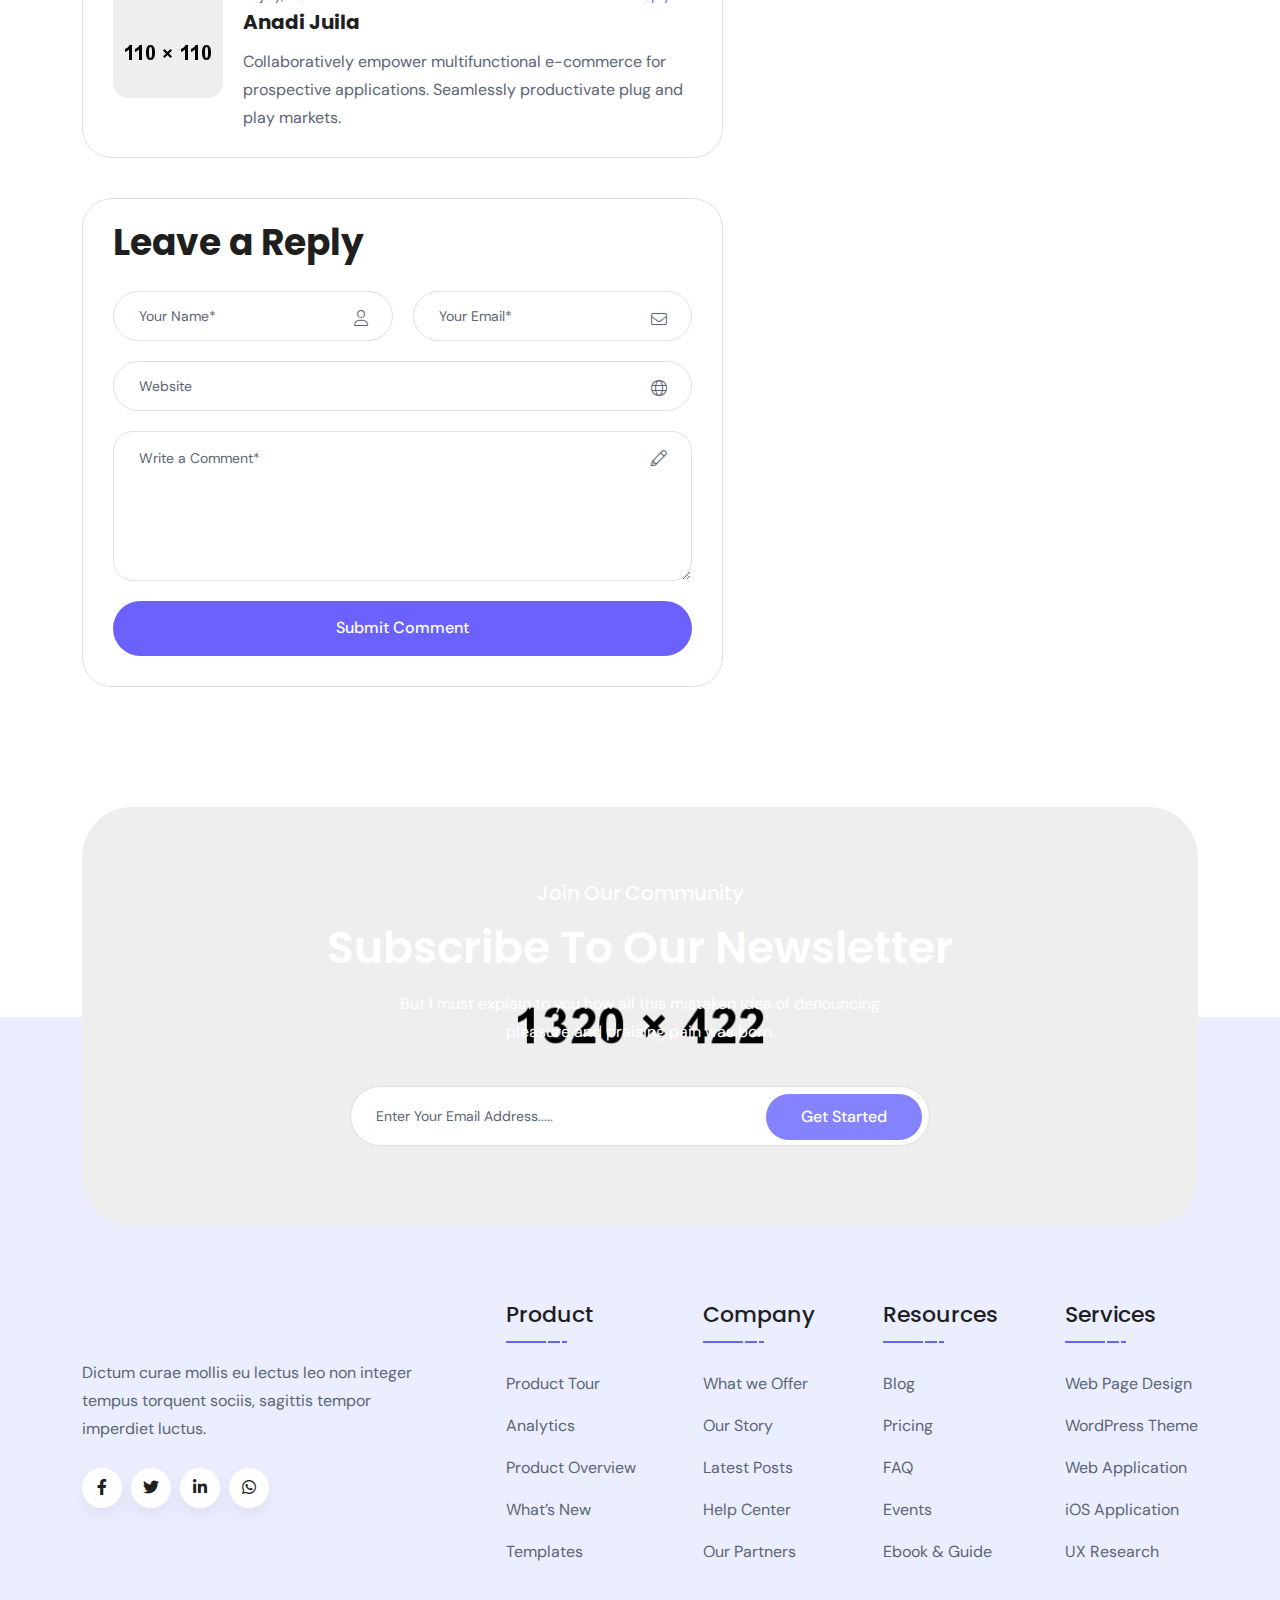
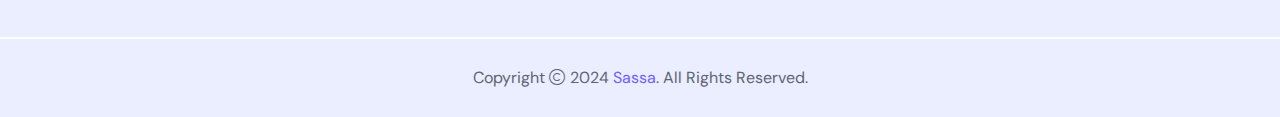
<file: blog-details.html>
<!doctype html>
<html class="no-js" lang="zxx">

<head>
    <meta charset="utf-8">
    <meta http-equiv="x-ua-compatible" content="ie=edge">
    <title>Sassa - Saas Startup Multipurpose HTML Template - Blog Details</title>
    <meta name="author" content="Themeholy">
    <meta name="description" content="Sassa - Saas Startup Multipurpose HTML Template">
    <meta name="keywords" content="Sassa - Saas Startup Multipurpose HTML Template">
    <meta name="robots" content="INDEX,FOLLOW">

    <!-- Mobile Specific Metas -->
    <meta name="viewport" content="width=device-width, initial-scale=1, shrink-to-fit=no">

    <!-- Favicons - Place favicon.ico in the root directory -->
    <link rel="apple-touch-icon" sizes="57x57" href="assets/img/favicons/apple-icon-57x57.png">
    <link rel="apple-touch-icon" sizes="60x60" href="assets/img/favicons/apple-icon-60x60.png">
    <link rel="apple-touch-icon" sizes="72x72" href="assets/img/favicons/apple-icon-72x72.png">
    <link rel="apple-touch-icon" sizes="76x76" href="assets/img/favicons/apple-icon-76x76.png">
    <link rel="apple-touch-icon" sizes="114x114" href="assets/img/favicons/apple-icon-114x114.png">
    <link rel="apple-touch-icon" sizes="120x120" href="assets/img/favicons/apple-icon-120x120.png">
    <link rel="apple-touch-icon" sizes="144x144" href="assets/img/favicons/apple-icon-144x144.png">
    <link rel="apple-touch-icon" sizes="152x152" href="assets/img/favicons/apple-icon-152x152.png">
    <link rel="apple-touch-icon" sizes="180x180" href="assets/img/favicons/apple-icon-180x180.png">
    <link rel="icon" type="image/png" sizes="192x192" href="assets/img/favicons/android-icon-192x192.png">
    <link rel="icon" type="image/png" sizes="32x32" href="assets/img/favicons/favicon-32x32.png">
    <link rel="icon" type="image/png" sizes="96x96" href="assets/img/favicons/favicon-96x96.png">
    <link rel="icon" type="image/png" sizes="16x16" href="assets/img/favicons/favicon-16x16.png">
    <link rel="manifest" href="assets/img/favicons/manifest.json">
    <meta name="msapplication-TileColor" content="#ffffff">
    <meta name="msapplication-TileImage" content="assets/img/favicons/ms-icon-144x144.png">
    <meta name="theme-color" content="#ffffff">

    <!--==============================
	  Google Fonts
	============================== -->
    <link rel="preconnect" href="https://fonts.googleapis.com">
    <link rel="preconnect" href="https://fonts.gstatic.com" crossorigin>
    <link href="https://fonts.googleapis.com/css2?family=DM+Sans:ital,opsz,wght@0,9..40,100..1000;1,9..40,100..1000&family=Poppins:ital,wght@0,100;0,200;0,300;0,400;0,500;0,600;0,700;0,800;0,900;1,100;1,200;1,300;1,400;1,500;1,600;1,700;1,800;1,900&display=swap" rel="stylesheet">

    <!--==============================
	    All CSS File
	============================== -->
    <!-- Bootstrap -->
    <link rel="stylesheet" href="assets/css/bootstrap.min.css">
    <!-- Fontawesome Icon -->
    <link rel="stylesheet" href="assets/css/fontawesome.min.css">
    <!-- Magnific Popup -->
    <link rel="stylesheet" href="assets/css/magnific-popup.min.css">
    <!-- Swiper Slider -->
    <link rel="stylesheet" href="assets/css/swiper-bundle.min.css">
    <!-- Theme Custom CSS -->
    <link rel="stylesheet" href="assets/css/style.css">

</head>

<body>




    <!--[if lte IE 9]>
    	<p class="browserupgrade">You are using an <strong>outdated</strong> browser. Please <a href="https://browsehappy.com/">upgrade your browser</a> to improve your experience and security.</p>
  <![endif]-->



    <!--********************************
   		Code Start From Here 
	******************************** -->

    <!--==============================
     Preloader
  ==============================-->
    <div id="preloader" class="preloader ">
        <button class="th-btn th-radius preloaderCls">Cancel Preloader </button>
        <div class="preloader">
            <div class="loading-container">
                <div class="loading"></div>
                <div class="preloader-logo">
                    <a class="icon-masking" href="home-hr-management.html"><span data-mask-src="assets/img/preloader.svg" class="mask-icon"></span><img src="assets/img/preloader.svg" alt="Sassa"></a>
                </div>
            </div>
        </div>
    </div><!--==============================
    Sidemenu
============================== -->
    <div class="sidemenu-wrapper d-none d-lg-block ">
        <div class="sidemenu-content">
            <button class="closeButton sideMenuCls"><i class="far fa-times"></i></button>
            <div class="widget footer-widget">
                <h3 class="widget_title">About Company</h3>
                <div class="th-widget-about">
                    <p class="about-text">Professionally redefine transparent ROI through low-risk high-yield imperatives. Progressively create empowered. cost effective users via team driven.</p>
                    <div class="th-social">
                        <a href="https://www.facebook.com/"><i class="fab fa-facebook-f"></i></a>
                        <a href="https://www.twitter.com/"><i class="fab fa-twitter"></i></a>
                        <a href="https://www.linkedin.com/"><i class="fab fa-linkedin-in"></i></a>
                        <a href="https://www.whatsapp.com/"><i class="fab fa-whatsapp"></i></a>
                        <a href="https://www.youtube.com/"><i class="fab fa-youtube"></i></a>
                    </div>
                </div>
            </div>
            <div class="widget footer-widget">
                <h3 class="widget_title">Recent Posts</h3>
                <div class="recent-post-wrap">
                    <div class="recent-post">
                        <div class="media-img">
                            <a href="blog-details.html"><img src="assets/img/blog/recent-post-1-1.jpg" alt="Blog Image"></a>
                        </div>
                        <div class="media-body">
                            <h4 class="post-title"><a class="text-inherit" href="blog-details.html">The Benefits of Managed IT Services post could</a></h4>
                            <div class="recent-post-meta">
                                <a href="blog.html">21 July, 2024</a>
                            </div>
                        </div>
                    </div>
                    <div class="recent-post">
                        <div class="media-img">
                            <a href="blog-details.html"><img src="assets/img/blog/recent-post-1-2.jpg" alt="Blog Image"></a>
                        </div>
                        <div class="media-body">
                            <h4 class="post-title"><a class="text-inherit" href="blog-details.html">The Benefits of Managed IT Services post could</a></h4>
                            <div class="recent-post-meta">
                                <a href="blog.html">22 July, 2024</a>
                            </div>
                        </div>
                    </div>
                    <div class="recent-post">
                        <div class="media-img">
                            <a href="blog-details.html"><img src="assets/img/blog/recent-post-1-3.jpg" alt="Blog Image"></a>
                        </div>
                        <div class="media-body">
                            <h4 class="post-title"><a class="text-inherit" href="blog-details.html">The Benefits of Managed IT Services post could</a></h4>
                            <div class="recent-post-meta">
                                <a href="blog.html">23 July, 2024</a>
                            </div>
                        </div>
                    </div>
                </div>
            </div>
            <div class="widget footer-widget">
                <h3 class="widget_title">Get In Touch</h3>
                <div class="th-widget-contact">
                    <div class="info-box">
                        <div class="box-icon">
                            <img src="assets/img/icon/location.svg" alt="">
                        </div>
                        <p class="box-text">55 Main Street, 2nd block Malborne, Australia</p>
                    </div>
                    <div class="info-box">
                        <div class="box-icon">
                            <img src="assets/img/icon/mail.svg" alt="">
                        </div>
                        <p class="box-text">
                            <a href="mailto:info@Sassa.com" class="box-link">info@Sassa.com</a>
                            <a href="mailto:info.example@Sassa.com" class="box-link">info.example@Sassa.com</a>
                        </p>
                    </div>
                    <div class="info-box">
                        <div class="box-icon">
                            <img src="assets/img/icon/call.svg" alt="">
                        </div>
                        <p class="box-text">
                            <a href="tel:+16365414789" class="box-link">+163 6541 4789</a>
                        </p>
                    </div>
                </div>
            </div>
        </div>
    </div> <!--==============================
    Mobile Menu
  ============================== -->
    <div class="th-menu-wrapper">
        <div class="th-menu-area text-center">
            <button class="th-menu-toggle"><i class="fal fa-times"></i></button>
            <div class="mobile-logo">
                <a href="home-hr-management.html"><img src="assets/img/logo.svg" alt="Sassa"></a>
            </div>

            <div class="th-mobile-menu">
                <ul>
                    <li class="menu-item-has-children">
                        <a href="home-hr-management.html">Home</a>
                        <ul class="sub-menu">
                            <li><a href="home-hr-management.html">Home HR Management</a></li>
                            <li><a href="home-crm-software.html">Home CRM Software</a></li>
                            <li><a href="home-digital-agency.html">Home Digital Agency</a></li>
                            <li><a href="home-job-portal.html">Home Job Portal</a></li>
                            <li><a href="home-sass-landing.html">Home Sass Landing</a></li>
                            <li><a href="home-app-landing.html">Home App Landing</a></li>
                            <li><a href="home-seo-agency.html">Home SEO Agency</a></li>

                        </ul>
                    </li>
                    <li class="menu-item-has-children">
                        <a href="#">About Us</a>
                        <ul class="sub-menu">
                            <li><a href="about.html">About Us Style 1</a></li>
                            <li><a href="about-2.html">About Us Style 2</a></li>
                        </ul>
                    </li>
                    <li class="menu-item-has-children">
                        <a href="#">Pages</a>
                        <ul class="sub-menu">
                            <li><a href="job.html">Job Page</a></li>
                            <li><a href="job-details.html">Job Details</a></li>
                            <li><a href="team.html">Team Style 1</a></li>
                            <li><a href="team-2.html">Team Style 2</a></li>
                            <li><a href="team-details.html">Team Details</a></li>
                            <li><a href="portfolio.html">Portfolio Style 1</a></li>
                            <li><a href="portfolio-2.html">Portfolio Style 2</a></li>
                            <li><a href="portfolio-details.html">Portfolio Details</a></li>
                            <li><a href="pricing.html">Price Table Style 1</a></li>
                            <li><a href="pricing-2.html">Price Table Style 2</a></li>
                            <li><a href="faq.html">FAQ Style 1</a></li>
                            <li><a href="faq-2.html">FAQ Style 2</a></li>
                            <li><a href="error.html">Error Page</a></li>
                        </ul>
                    </li>
                    <li class="menu-item-has-children">
                        <a href="#">Services</a>
                        <ul class="sub-menu">
                            <li><a href="service.html">Services style 1</a></li>
                            <li><a href="service-2.html">Services style 2</a></li>
                            <li><a href="service-details.html">Services Details</a></li>
                        </ul>
                    </li>
                    <li class="menu-item-has-children">
                        <a href="#">Blog</a>
                        <ul class="sub-menu">
                            <li><a href="blog.html">Blog</a></li>
                            <li><a href="blog-details.html">Blog Details</a></li>
                        </ul>
                    </li>
                    <li class="menu-item-has-children">
                        <a href="#">Contact</a>
                        <ul class="sub-menu">
                            <li><a href="contact.html">Contact Us Style 1</a></li>
                            <li><a href="contact-2.html">Contact Us Style 2</a></li>
                        </ul>
                    </li>
                </ul>
            </div>
        </div>
    </div><!--==============================
	Header Area
==============================-->
    <header class="th-header default-header">
        <div class="sticky-wrapper">
            <!-- Main Menu Area -->
            <div class="menu-area">
                <div class="container">
                    <div class="row align-items-center justify-content-between">
                        <div class="col-auto">
                            <div class="header-logo">
                                <a class="icon-masking" href="home-hr-management.html"><span data-mask-src="assets/img/logo.svg" class="mask-icon"></span><img src="assets/img/logo.svg" alt="Sassa"></a>
                            </div>
                        </div>
                        <div class="col-auto">
                            <nav class="main-menu style2 d-none d-lg-inline-block">
                                <ul>
                                    <li class="menu-item-has-children">
                                        <a href="home-hr-management.html">Home</a>
                                        <ul class="sub-menu">
                                            <li><a href="home-hr-management.html">Home HR Management</a></li>
                                            <li><a href="home-crm-software.html">Home CRM Software</a></li>
                                            <li><a href="home-digital-agency.html">Home Digital Agency</a></li>
                                            <li><a href="home-job-portal.html">Home Job Portal</a></li>
                                            <li><a href="home-sass-landing.html">Home Sass Landing</a></li>
                                            <li><a href="home-app-landing.html">Home App Landing</a></li>
                                            <li><a href="home-seo-agency.html">Home SEO Agency</a></li>

                                        </ul>
                                    </li>
                                    <li class="menu-item-has-children">
                                        <a href="#">About Us</a>
                                        <ul class="sub-menu">
                                            <li><a href="about.html">About Us Style 1</a></li>
                                            <li><a href="about-2.html">About Us Style 2</a></li>
                                        </ul>
                                    </li>
                                    <li class="menu-item-has-children">
                                        <a href="#">Pages</a>
                                        <ul class="sub-menu">
                                            <li><a href="job.html">Job Page</a></li>
                                            <li><a href="job-details.html">Job Details</a></li>
                                            <li><a href="team.html">Team Style 1</a></li>
                                            <li><a href="team-2.html">Team Style 2</a></li>
                                            <li><a href="team-details.html">Team Details</a></li>
                                            <li><a href="portfolio.html">Portfolio Style 1</a></li>
                                            <li><a href="portfolio-2.html">Portfolio Style 2</a></li>
                                            <li><a href="portfolio-details.html">Portfolio Details</a></li>
                                            <li><a href="pricing.html">Price Table Style 1</a></li>
                                            <li><a href="pricing-2.html">Price Table Style 2</a></li>
                                            <li><a href="faq.html">FAQ Style 1</a></li>
                                            <li><a href="faq-2.html">FAQ Style 2</a></li>
                                            <li><a href="error.html">Error Page</a></li>
                                        </ul>
                                    </li>
                                    <li class="menu-item-has-children">
                                        <a href="#">Services</a>
                                        <ul class="sub-menu">
                                            <li><a href="service.html">Services style 1</a></li>
                                            <li><a href="service-2.html">Services style 2</a></li>
                                            <li><a href="service-details.html">Services Details</a></li>
                                        </ul>
                                    </li>
                                    <li class="menu-item-has-children">
                                        <a href="#">Blog</a>
                                        <ul class="sub-menu">
                                            <li><a href="blog.html">Blog</a></li>
                                            <li><a href="blog-details.html">Blog Details</a></li>
                                        </ul>
                                    </li>
                                    <li class="menu-item-has-children">
                                        <a href="#">Contact</a>
                                        <ul class="sub-menu">
                                            <li><a href="contact.html">Contact Us Style 1</a></li>
                                            <li><a href="contact-2.html">Contact Us Style 2</a></li>
                                        </ul>
                                    </li>
                                </ul>
                            </nav>
                            <div class="header-button">
                                <button type="button" class="th-menu-toggle d-inline-block d-lg-none"><i class="far fa-bars"></i></button>
                            </div>
                        </div>
                        <div class="col-auto d-none d-lg-block">
                            <div class="header-button">
                                <a href="contact.html" class="th-btn">Sign Up</a>
                                <a href="#" class="icon-btn sideMenuToggler"><i class="fa-light fa-grid"></i></a>
                            </div>
                        </div>
                    </div>
                </div>
            </div>
        </div>
    </header><!--==============================
    Breadcumb
============================== -->
    <div class="breadcumb-wrapper " data-bg-src="assets/img/bg/breadcumb-bg.jpg">
        <div class="container">
            <div class="breadcumb-content">
                <h1 class="breadcumb-title">Blog Details</h1>
                <ul class="breadcumb-menu">
                    <li><a href="home-hr-management.html">Home</a></li>
                    <li>Blog Details</li>
                </ul>
            </div>
        </div>
    </div><!--==============================
        Blog Area
    ==============================-->
    <section class="th-blog-wrapper blog-details space-top space-extra-bottom">
        <div class="container">
            <div class="row">
                <div class="col-xxl-8 col-lg-7">
                    <div class="th-blog blog-single">
                        <div class="blog-img">
                            <img src="assets/img/blog/blog-s-1-1.jpg" alt="Blog Image">
                        </div>
                        <div class="blog-content">
                            <div class="blog-meta">
                                <a href="blog.html"><i class="fa-regular fa-calendar"></i>10 July, 2024</a>
                                <a href="blog.html"><i class="fa-regular fa-clock"></i>08 min read</a>
                                <a href="blog-details.html"><i class="fa-regular fa-comment"></i>03 Comments</a>
                            </div>
                            <h2 class="blog-title">How a Digital Marketing Agency Can Boost Your Business</h2>
                            <p>Digital agencies often take a collaborative approach to client engagements, working closely with clients to understand their business goals, target audience, and unique challenges. They may conduct initial consultations, perform audits and assessments, and develop customized strategies and solutions tailored to each client's needs.</p>

                            <p>Digital agencies leverage a variety of technologies and tools to support their services and streamline their workflows. This may include marketing automation platforms.</p>
                            <blockquote>
                                <p>Digital agencies leverage a variety of technologies and tools to support their services and streamline their workflows.</p>
                                <cite>Michel Clarck</cite>
                            </blockquote>
                            <p>Digital agencies stay abreast of industry trends, emerging technologies, and best practices to ensure their clients remain competitive in the digital landscape. They continuously innovate and adapt their strategies to incorporate new trends and technologies that drive results and deliver value to clients.</p>
                            <div class="row mt-30">
                                <div class="col-md-6 mb-4">
                                    <img class="w-100 rounded" src="assets/img/blog/blog_inner_1.jpg" alt="Blog Image">
                                </div>
                                <div class="col-md-6 mb-4">
                                    <img class="w-100 rounded" src="assets/img/blog/blog_inner_2.jpg" alt="Blog Image">
                                </div>
                            </div>
                            <p>Digital agencies measure success through key performance indicators (KPIs) and metrics tied to clients' business objectives, such as website traffic, lead generation, conversion rates, brand awareness, and return on investment (ROI). They prioritize client satisfaction and strive to deliver measurable results that contribute to their clients' growth and success.</p>

                        </div>
                        <div class="share-links clearfix ">
                            <div class="row justify-content-between">
                                <div class="col-sm-auto">
                                    <span class="share-links-title">Tags:</span>
                                    <div class="tagcloud">
                                        <a href="blog.html">Advice</a>
                                        <a href="blog.html">Author</a>
                                        <a href="blog.html">Consulting</a>
                                    </div>
                                </div>
                                <div class="col-sm-auto text-xl-end">
                                    <span class="share-links-title">Share:</span>
                                    <ul class="social-links">
                                        <li><a href="https://facebook.com/" target="_blank"><i class="fab fa-facebook-f"></i></a></li>
                                        <li><a href="https://twitter.com/" target="_blank"><i class="fab fa-twitter"></i></a></li>
                                        <li><a href="https://linkedin.com/" target="_blank"><i class="fab fa-linkedin-in"></i></a></li>
                                        <li><a href="https://instagram.com/" target="_blank"><i class="fab fa-instagram"></i></a></li>
                                    </ul><!-- End Social Share -->
                                </div><!-- Share Links Area end -->
                            </div>
                        </div>
                    </div>
                    <div class="widget widget-author  ">
                        <div class="author-widget-wrap">
                            <div class="avater">
                                <img src="assets/img/blog/author_1.jpg" alt="avater">
                            </div>
                            <div class="author-info">
                                <h4 class="box-title"><a class="text-inherit" href="blog.html">William Benjamin</a></h4>
                                <span class="desig">Author</span>
                                <p class="author-bio">Re-engineer multimedia based internal or "organic" sources for progressive vortals.
                                    Assertively leverage existing economically sound total linkage whereas global best practices.</p>
                            </div>
                        </div>
                    </div>
                    <div class="th-comments-wrap ">
                        <h2 class="blog-inner-title h3">3 Comments</h2>
                        <ul class="comment-list">
                            <li class="th-comment-item">
                                <div class="th-post-comment">
                                    <div class="comment-avater">
                                        <img src="assets/img/blog/comment-author-1.jpg" alt="Comment Author">
                                    </div>
                                    <div class="comment-content">
                                        <span class="commented-on">14 july, 2024</span>
                                        <h3 class="name">David Malan</h3>
                                        <p class="text">Collaboratively empower multifunctional e-commerce for prospective applications. Seamlessly productivate plug and play markets.</p>
                                        <div class="reply_and_edit">
                                            <a href="blog-details.html" class="reply-btn">Reply<i class="fa-sharp fa-light fa-reply"></i></a>
                                        </div>
                                    </div>
                                </div>
                                <ul class="children">
                                    <li class="th-comment-item">
                                        <div class="th-post-comment">
                                            <div class="comment-avater">
                                                <img src="assets/img/blog/comment-author-2.jpg" alt="Comment Author">
                                            </div>
                                            <div class="comment-content">
                                                <span class="commented-on">15 july, 2024</span>
                                                <h3 class="name">Tara sing</h3>
                                                <p class="text">Competently provide access to fully researched methods of empowerment
                                                    without sticky models.</p>
                                                <div class="reply_and_edit">
                                                    <a href="blog-details.html" class="reply-btn">Reply<i class="fa-sharp fa-light fa-reply"></i></a>
                                                </div>
                                            </div>
                                        </div>
                                    </li>
                                </ul>
                            </li>
                            <li class="th-comment-item">
                                <div class="th-post-comment">
                                    <div class="comment-avater">
                                        <img src="assets/img/blog/comment-author-3.jpg" alt="Comment Author">
                                    </div>
                                    <div class="comment-content">
                                        <span class="commented-on">16 july, 2024</span>
                                        <h3 class="name">Anadi Juila</h3>
                                        <p class="text">Collaboratively empower multifunctional e-commerce for prospective applications. Seamlessly productivate plug and play markets.</p>
                                        <div class="reply_and_edit">
                                            <a href="blog-details.html" class="reply-btn">Reply<i class="fa-sharp fa-light fa-reply"></i></a>
                                        </div>
                                    </div>
                                </div>
                            </li>
                        </ul>
                    </div> <!-- Comment end --> <!-- Comment Form -->
                    <div class="th-comment-form ">
                        <div class="form-title mb-25">
                            <h3 class="blog-inner-title">Leave a Reply</h3>
                        </div>
                        <div class="row">
                            <div class="col-md-6 form-group">
                                <input type="text" placeholder="Your Name*" class="form-control">
                                <i class="fal fa-user"></i>
                            </div>
                            <div class="col-md-6 form-group">
                                <input type="text" placeholder="Your Email*" class="form-control">
                                <i class="fal fa-envelope"></i>
                            </div>
                            <div class="col-12 form-group">
                                <input type="text" placeholder="Website" class="form-control">
                                <i class="fal fa-globe"></i>
                            </div>
                            <div class="col-12 form-group">
                                <textarea placeholder="Write a Comment*" class="form-control"></textarea>
                                <i class="fal fa-pencil"></i>
                            </div>
                            <div class="col-12 form-group mb-0">
                                <button class="th-btn btn-fw">Submit Comment</button>
                            </div>
                        </div>
                    </div>
                </div>
                <div class="col-xxl-4 col-lg-5">
                    <aside class="sidebar-area">
                        <div class="widget widget_search   ">
                            <form class="search-form">
                                <input type="text" placeholder="Enter Keyword">
                                <button type="submit"><i class="far fa-search"></i></button>
                            </form>
                        </div>
                        <div class="widget widget_categories  ">
                            <h3 class="widget_title">Categories</h3>
                            <ul>
                                <li>
                                    <a href="blog.html">Digital Marketing</a>
                                </li>
                                <li>
                                    <a href="blog.html">Business Intelligence</a>
                                </li>
                                <li>
                                    <a href="blog.html">Artificial Intelligence</a>
                                </li>
                                <li>
                                    <a href="blog.html">Resource Planning</a>
                                </li>
                                <li>
                                    <a href="blog.html">UI/UX Design Services</a>
                                </li>
                            </ul>
                        </div>
                        <div class="widget  ">
                            <h3 class="widget_title">Recent Posts</h3>
                            <div class="recent-post-wrap">
                                <div class="recent-post">
                                    <div class="media-img">
                                        <a href="blog-details.html"><img src="assets/img/blog/recent-post-1-1.jpg" alt="Blog Image"></a>
                                    </div>
                                    <div class="media-body">
                                        <h4 class="post-title"><a class="text-inherit" href="blog-details.html">The Benefits of Managed IT Services post could</a></h4>
                                        <div class="recent-post-meta">
                                            <a href="blog.html">21 July, 2024</a>
                                        </div>
                                    </div>
                                </div>
                                <div class="recent-post">
                                    <div class="media-img">
                                        <a href="blog-details.html"><img src="assets/img/blog/recent-post-1-2.jpg" alt="Blog Image"></a>
                                    </div>
                                    <div class="media-body">
                                        <h4 class="post-title"><a class="text-inherit" href="blog-details.html">The Benefits of Managed IT Services post could</a></h4>
                                        <div class="recent-post-meta">
                                            <a href="blog.html">22 July, 2024</a>
                                        </div>
                                    </div>
                                </div>
                                <div class="recent-post">
                                    <div class="media-img">
                                        <a href="blog-details.html"><img src="assets/img/blog/recent-post-1-3.jpg" alt="Blog Image"></a>
                                    </div>
                                    <div class="media-body">
                                        <h4 class="post-title"><a class="text-inherit" href="blog-details.html">The Benefits of Managed IT Services post could</a></h4>
                                        <div class="recent-post-meta">
                                            <a href="blog.html">23 July, 2024</a>
                                        </div>
                                    </div>
                                </div>
                            </div>
                        </div>
                        <div class="widget widget_tag_cloud   ">
                            <h3 class="widget_title">Popular Tags</h3>
                            <div class="tagcloud">
                                <a href="blog.html">Advice</a>
                                <a href="blog.html">Author</a>
                                <a href="blog.html">Consulting</a>
                                <a href="blog.html">Landing</a>
                                <a href="blog.html">Family</a>
                                <a href="blog.html">Health</a>
                                <a href="blog.html">Judge</a>
                                <a href="blog.html">Solution</a>
                            </div>
                        </div>
                    </aside>
                </div>
            </div>
        </div>
    </section><!--==============================
Cta Area  
==============================-->
    <section class="cta-sec" data-pos-for=".footer-wrapper" data-sec-pos="bottom-half">
        <div class="container">
            <div class="cta-area space-extra2 bg-theme text-center" data-bg-src="assets/img/bg/cta_shape_1.png">
                <div class="row justify-content-center">
                    <div class="col-lg-7">
                        <div class="title-area mb-25 mt-n2 text-center">
                            <span class="sub-title sub-title6">Join Our Community</span>
                            <h2 class="sec-title text-white">Subscribe to our newsletter</h2>
                            <p class="cta-text">But I must explain to you how all this mistaken idea of denouncing pleasure and praising pain was born.</p>
                        </div>
                        <form class="newsletter-form">
                            <input class="form-control" type="email" placeholder="Enter Your Email Address....." required="">
                            <button type="submit" class="th-btn style4">Get Started</button>
                        </form>
                    </div>
                </div>
            </div>
        </div>
    </section><!--==============================
	Footer Area
==============================-->
    <footer class="footer-wrapper bg-smoke3 default-footer">
        <div class="widget-area">
            <div class="container">
                <div class="row justify-content-between">
                    <div class="col-md-6 col-xxl-3 col-xl-4">
                        <div class="widget footer-widget">
                            <div class="th-widget-about">
                                <div class="about-logo">
                                    <a class="icon-masking" href="index.html"><span data-mask-src="assets/img/logo.svg" class="mask-icon"></span><img src="assets/img/logo.svg" alt="Sassa"></a>
                                </div>
                                <p class="about-text">Dictum curae mollis eu lectus leo non integer tempus torquent sociis, sagittis tempor imperdiet luctus.</p>
                                <div class="th-social">
                                    <a href="https://www.facebook.com/"><i class="fab fa-facebook-f"></i></a>
                                    <a href="https://www.twitter.com/"><i class="fab fa-twitter"></i></a>
                                    <a href="https://www.linkedin.com/"><i class="fab fa-linkedin-in"></i></a>
                                    <a href="https://www.whatsapp.com/"><i class="fab fa-whatsapp"></i></a>
                                </div>
                            </div>
                        </div>
                    </div>
                    <div class="col-md-6 col-xl-auto">
                        <div class="widget widget_nav_menu footer-widget">
                            <h3 class="widget_title">Product</h3>
                            <div class="menu-all-pages-container">
                                <ul class="menu">
                                    <li><a href="about.html">Product Tour</a></li>
                                    <li><a href="contact.html"> Analytics</a></li>
                                    <li><a href="contact.html"> Product Overview</a></li>
                                    <li><a href="contact.html"> What’s New</a></li>
                                    <li><a href="contact.html">Templates</a></li>
                                </ul>
                            </div>
                        </div>
                    </div>
                    <div class="col-md-6 col-xl-auto">
                        <div class="widget widget_nav_menu footer-widget">
                            <h3 class="widget_title">Company</h3>
                            <div class="menu-all-pages-container">
                                <ul class="menu">
                                    <li><a href="about.html">What we Offer</a></li>
                                    <li><a href="contact.html">Our Story</a></li>
                                    <li><a href="blog.html">Latest Posts</a></li>
                                    <li><a href="contact.html">Help Center</a></li>
                                    <li><a href="contact.html">Our Partners</a></li>
                                </ul>
                            </div>
                        </div>
                    </div>
                    <div class="col-md-6 col-xl-auto">
                        <div class="widget widget_nav_menu footer-widget">
                            <h3 class="widget_title">Resources</h3>
                            <div class="menu-all-pages-container">
                                <ul class="menu">
                                    <li><a href="blog.html">Blog</a></li>
                                    <li><a href="pricing.html">Pricing</a></li>
                                    <li><a href="faq.html">FAQ</a></li>
                                    <li><a href="portfolio.html">Events</a></li>
                                    <li><a href="contact.html">Ebook & Guide</a></li>
                                </ul>
                            </div>
                        </div>
                    </div>
                    <div class="col-md-6 col-xl-auto">
                        <div class="widget widget_nav_menu footer-widget">
                            <h3 class="widget_title">Services</h3>
                            <div class="menu-all-pages-container">
                                <ul class="menu">
                                    <li><a href="service-details.html">Web Page Design </a></li>
                                    <li><a href="service-details.html">WordPress Theme </a></li>
                                    <li><a href="service-details.html">Web Application </a></li>
                                    <li><a href="service-details.html">iOS Application</a></li>
                                    <li><a href="service-details.html">UX Research</a></li>
                                </ul>
                            </div>
                        </div>
                    </div>
                </div>
            </div>
        </div>
        <div class="copyright-wrap text-center">
            <div class="container">
                <p class="copyright-text">Copyright <i class="fal fa-copyright"></i> 2024 <a href="https://themeforest.net/user/themeholy">Sassa</a>. All Rights Reserved.</p>
            </div>
        </div>
    </footer>

    <!--********************************
			Code End  Here 
	******************************** -->

    <!-- Scroll To Top -->
    <div class="scroll-top">
        <svg class="progress-circle svg-content" width="100%" height="100%" viewBox="-1 -1 102 102">
            <path d="M50,1 a49,49 0 0,1 0,98 a49,49 0 0,1 0,-98" style="transition: stroke-dashoffset 10ms linear 0s; stroke-dasharray: 307.919, 307.919; stroke-dashoffset: 307.919;">
            </path>
        </svg>
    </div>

    <!--==============================
    All Js File
============================== -->
    <!-- Jquery -->
    <script src="assets/js/vendor/jquery-3.7.1.min.js"></script>
    <!-- Swiper Slider -->
    <script src="assets/js/swiper-bundle.min.js"></script>
    <!-- Bootstrap -->
    <script src="assets/js/bootstrap.min.js"></script>
    <!-- Magnific Popup -->
    <script src="assets/js/jquery.magnific-popup.min.js"></script>
    <!-- Counter Up -->
    <script src="assets/js/jquery.counterup.min.js"></script>
    <!-- Circle Progress -->
    <script src="assets/js/circle-progress.js"></script>
    <!-- Range Slider -->
    <script src="assets/js/jquery-ui.min.js"></script>
    <!-- Imagesloadedr -->
    <script src="assets/js/imagesloaded.pkgd.min.js"></script>
    <!-- isotope -->
    <script src="assets/js/isotope.pkgd.min.js"></script>
    <!-- Tilt.jquery -->
    <script src="assets/js/tilt.jquery.min.js"></script>
    <!-- Nice-select -->
    <script src="assets/js/nice-select.min.js"></script>
    <!-- wow -->
    <script src="assets/js/wow.min.js"></script>

    <!-- Main Js File -->
    <script src="assets/js/main.js"></script>

</body>

</html>
</file>
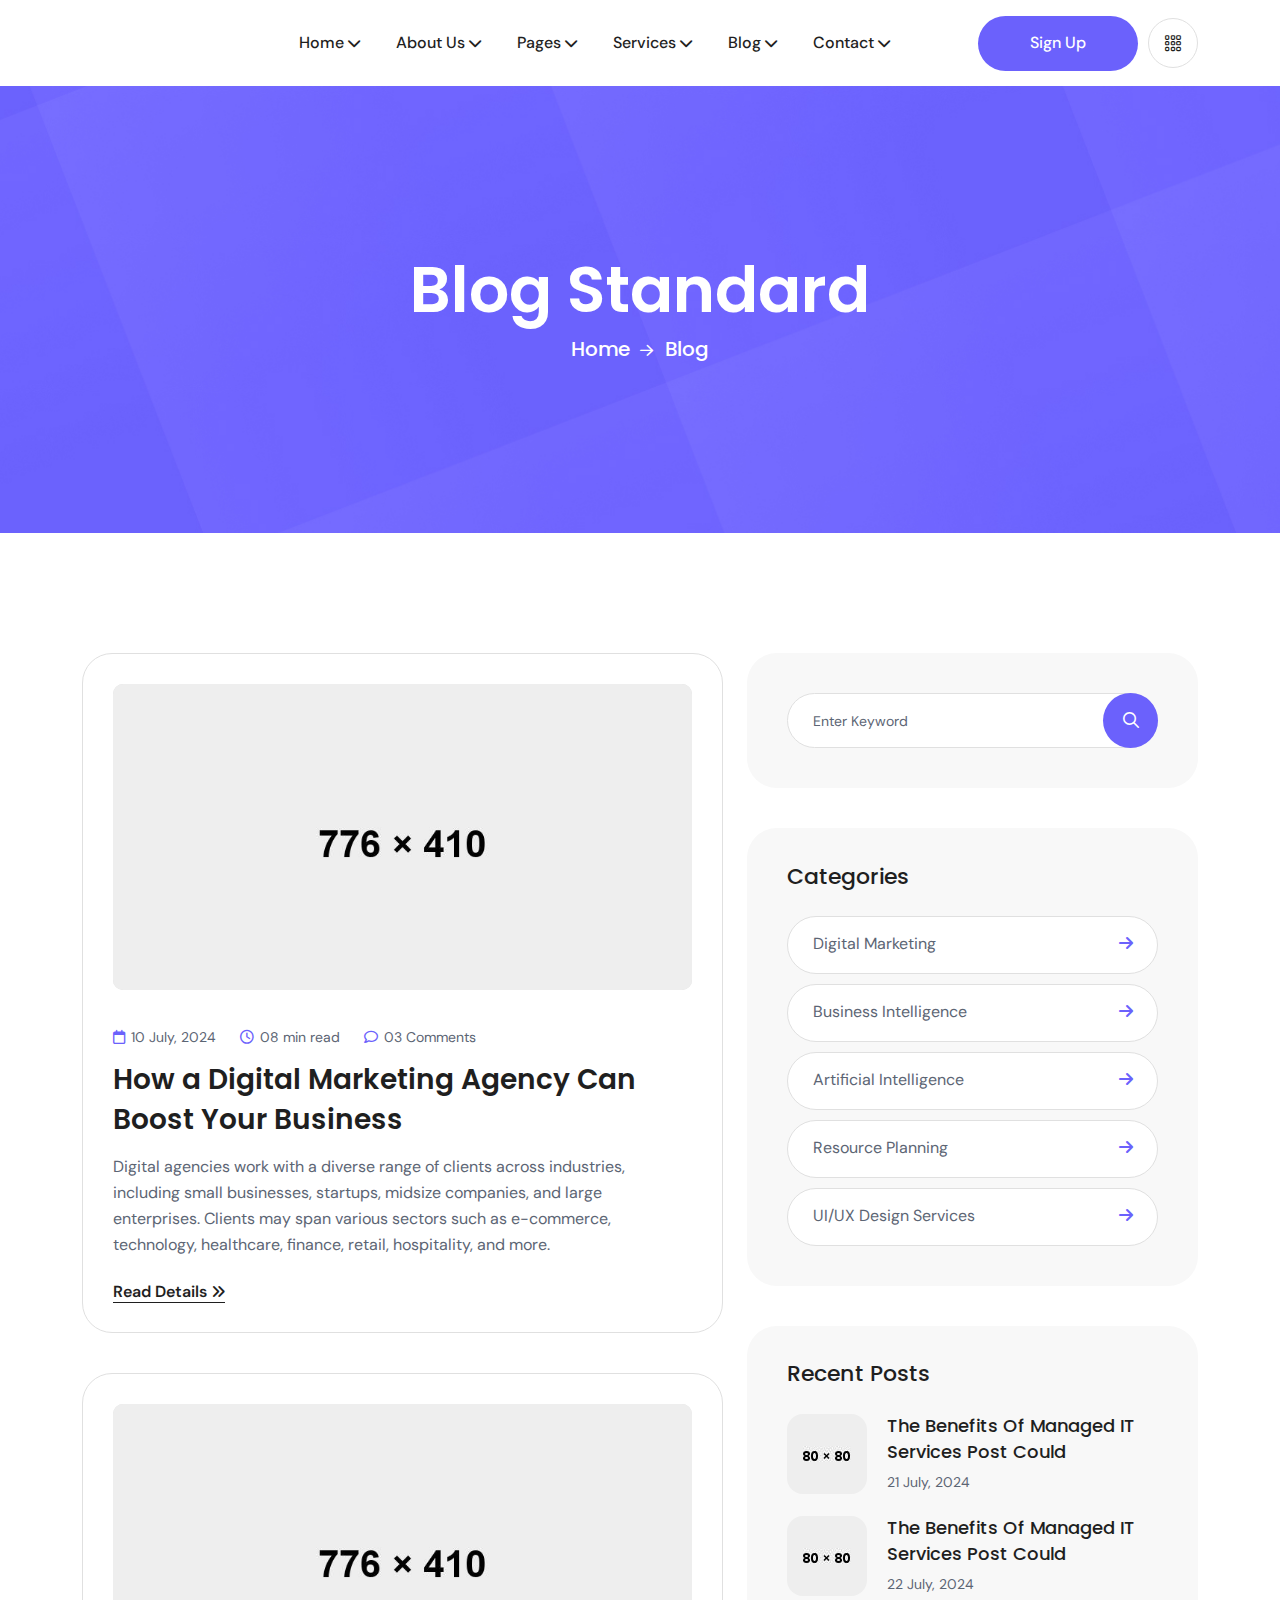
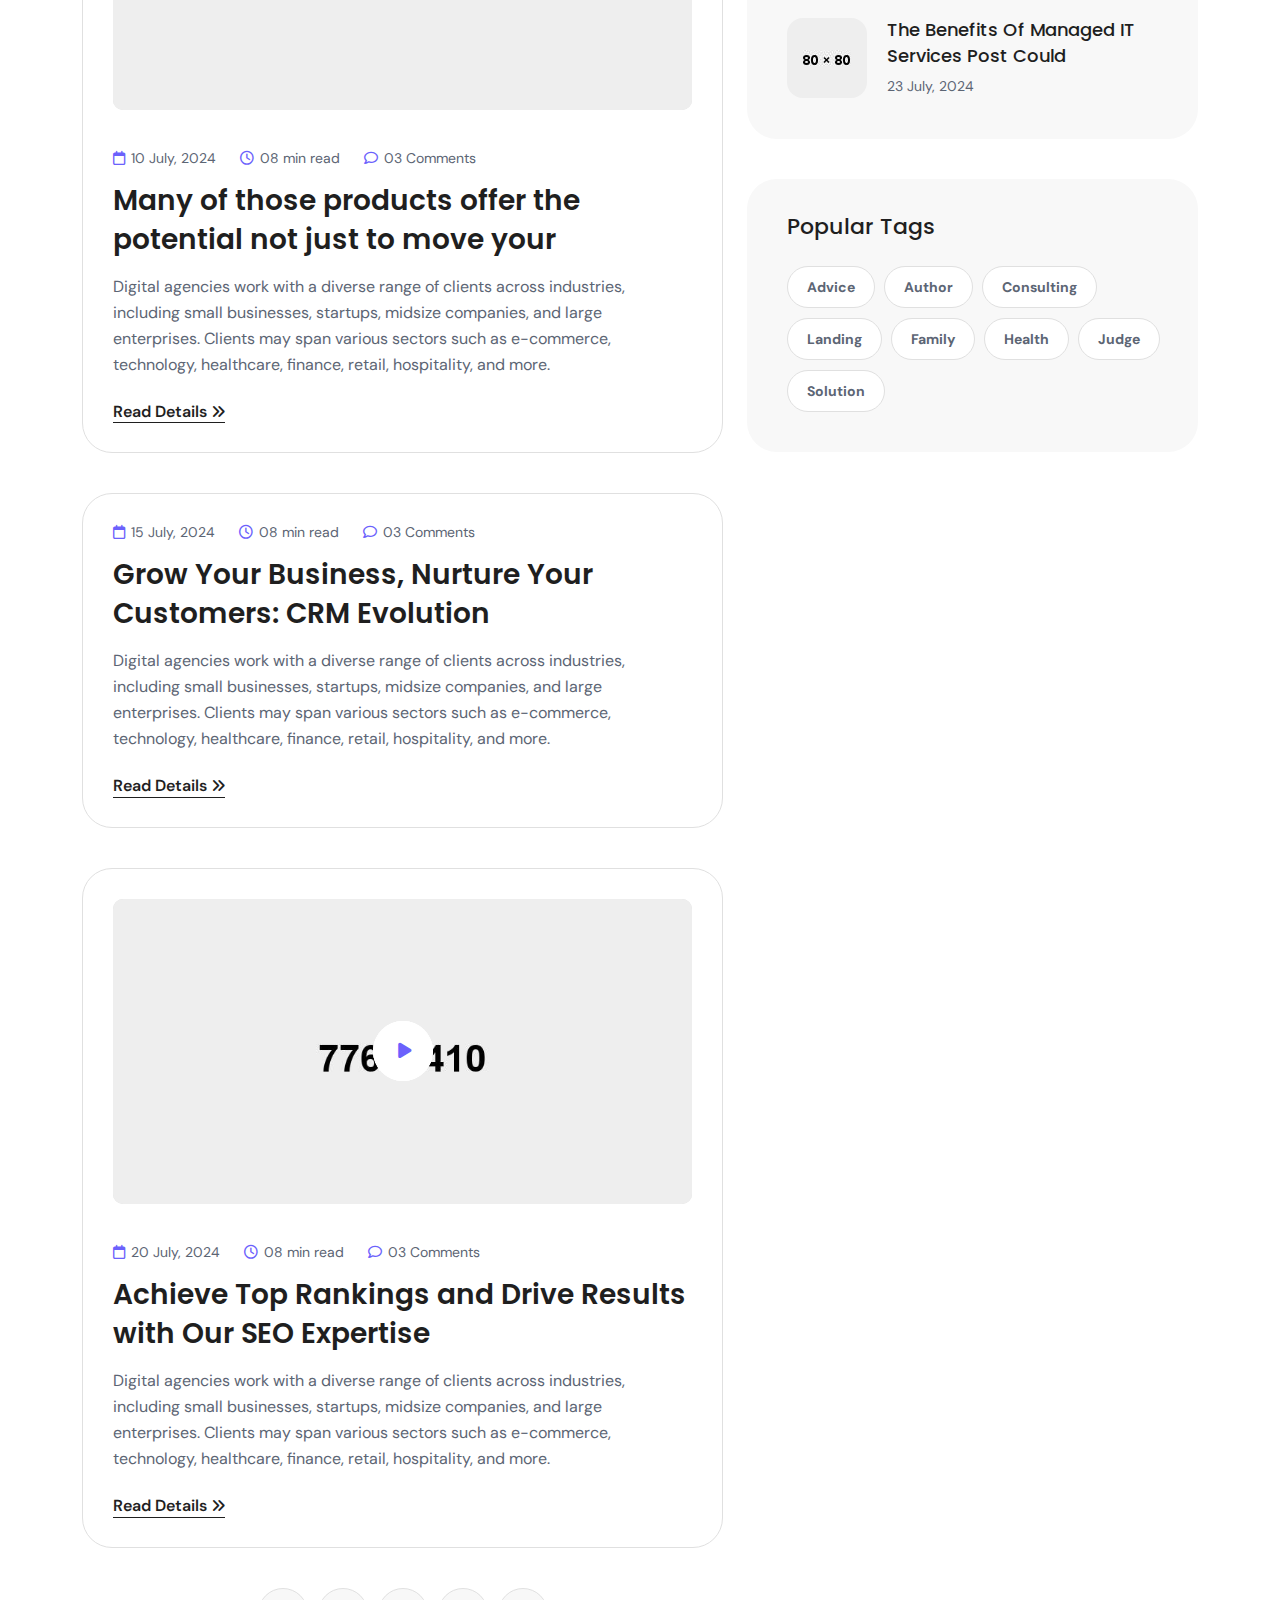
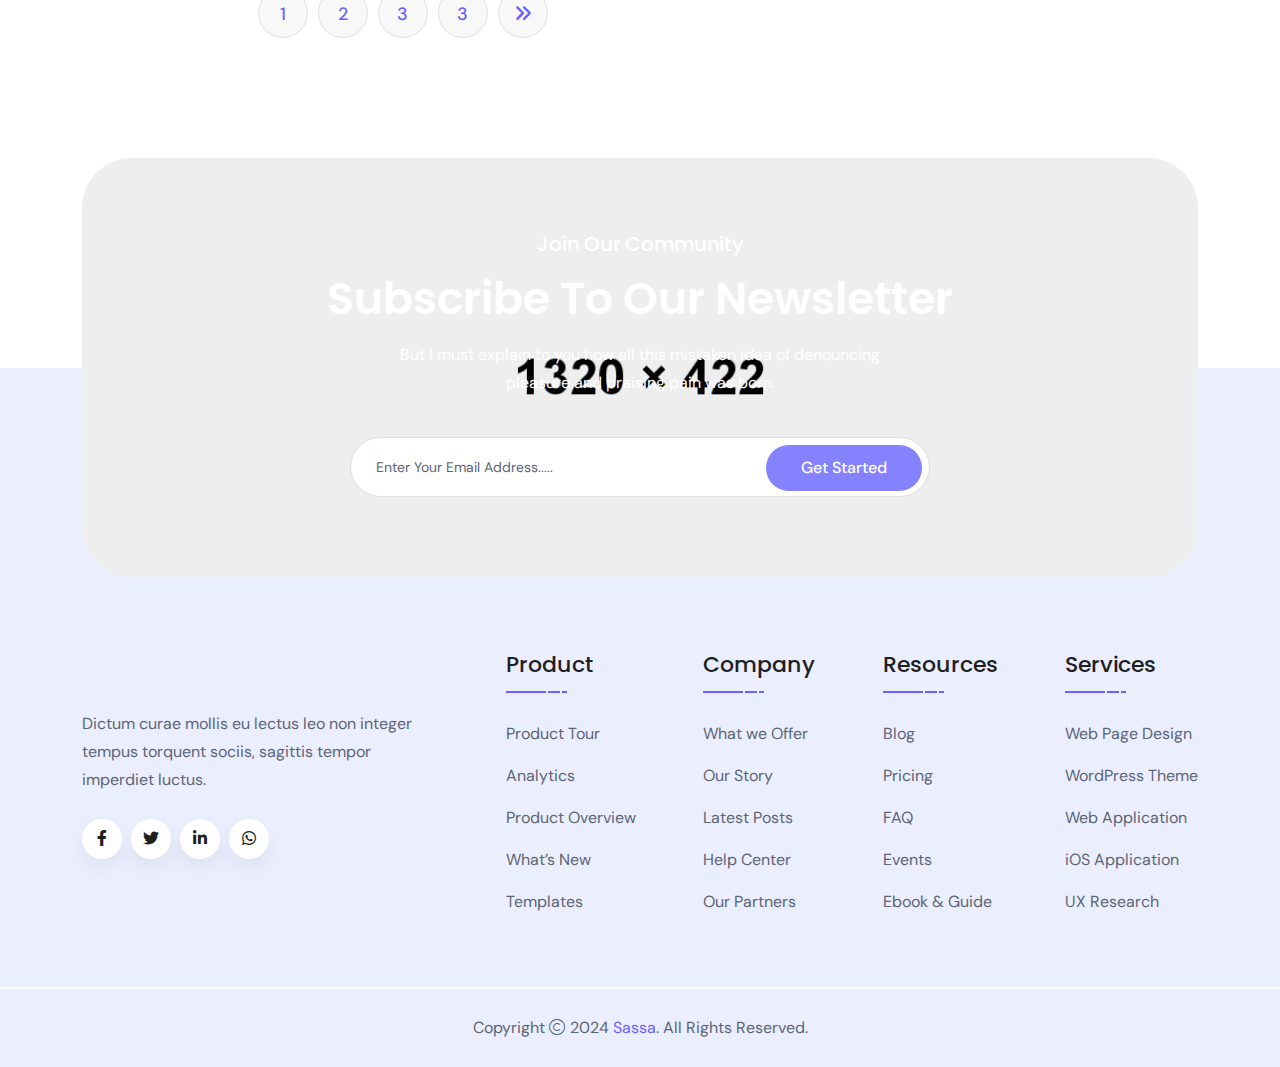
<file: blog.html>
<!doctype html>
<html class="no-js" lang="zxx">

<head>
    <meta charset="utf-8">
    <meta http-equiv="x-ua-compatible" content="ie=edge">
    <title>Sassa - Saas Startup Multipurpose HTML Template - Blog Standard</title>
    <meta name="author" content="Themeholy">
    <meta name="description" content="Sassa - Saas Startup Multipurpose HTML Template">
    <meta name="keywords" content="Sassa - Saas Startup Multipurpose HTML Template">
    <meta name="robots" content="INDEX,FOLLOW">

    <!-- Mobile Specific Metas -->
    <meta name="viewport" content="width=device-width, initial-scale=1, shrink-to-fit=no">

    <!-- Favicons - Place favicon.ico in the root directory -->
    <link rel="apple-touch-icon" sizes="57x57" href="assets/img/favicons/apple-icon-57x57.png">
    <link rel="apple-touch-icon" sizes="60x60" href="assets/img/favicons/apple-icon-60x60.png">
    <link rel="apple-touch-icon" sizes="72x72" href="assets/img/favicons/apple-icon-72x72.png">
    <link rel="apple-touch-icon" sizes="76x76" href="assets/img/favicons/apple-icon-76x76.png">
    <link rel="apple-touch-icon" sizes="114x114" href="assets/img/favicons/apple-icon-114x114.png">
    <link rel="apple-touch-icon" sizes="120x120" href="assets/img/favicons/apple-icon-120x120.png">
    <link rel="apple-touch-icon" sizes="144x144" href="assets/img/favicons/apple-icon-144x144.png">
    <link rel="apple-touch-icon" sizes="152x152" href="assets/img/favicons/apple-icon-152x152.png">
    <link rel="apple-touch-icon" sizes="180x180" href="assets/img/favicons/apple-icon-180x180.png">
    <link rel="icon" type="image/png" sizes="192x192" href="assets/img/favicons/android-icon-192x192.png">
    <link rel="icon" type="image/png" sizes="32x32" href="assets/img/favicons/favicon-32x32.png">
    <link rel="icon" type="image/png" sizes="96x96" href="assets/img/favicons/favicon-96x96.png">
    <link rel="icon" type="image/png" sizes="16x16" href="assets/img/favicons/favicon-16x16.png">
    <link rel="manifest" href="assets/img/favicons/manifest.json">
    <meta name="msapplication-TileColor" content="#ffffff">
    <meta name="msapplication-TileImage" content="assets/img/favicons/ms-icon-144x144.png">
    <meta name="theme-color" content="#ffffff">

    <!--==============================
	  Google Fonts
	============================== -->
    <link rel="preconnect" href="https://fonts.googleapis.com">
    <link rel="preconnect" href="https://fonts.gstatic.com" crossorigin>
    <link href="https://fonts.googleapis.com/css2?family=DM+Sans:ital,opsz,wght@0,9..40,100..1000;1,9..40,100..1000&family=Poppins:ital,wght@0,100;0,200;0,300;0,400;0,500;0,600;0,700;0,800;0,900;1,100;1,200;1,300;1,400;1,500;1,600;1,700;1,800;1,900&display=swap" rel="stylesheet">

    <!--==============================
	    All CSS File
	============================== -->
    <!-- Bootstrap -->
    <link rel="stylesheet" href="assets/css/bootstrap.min.css">
    <!-- Fontawesome Icon -->
    <link rel="stylesheet" href="assets/css/fontawesome.min.css">
    <!-- Magnific Popup -->
    <link rel="stylesheet" href="assets/css/magnific-popup.min.css">
    <!-- Swiper Slider -->
    <link rel="stylesheet" href="assets/css/swiper-bundle.min.css">
    <!-- Theme Custom CSS -->
    <link rel="stylesheet" href="assets/css/style.css">

</head>

<body>




    <!--[if lte IE 9]>
    	<p class="browserupgrade">You are using an <strong>outdated</strong> browser. Please <a href="https://browsehappy.com/">upgrade your browser</a> to improve your experience and security.</p>
  <![endif]-->



    <!--********************************
   		Code Start From Here 
	******************************** -->

    <!--==============================
     Preloader
  ==============================-->
    <div id="preloader" class="preloader ">
        <button class="th-btn th-radius preloaderCls">Cancel Preloader </button>
        <div class="preloader">
            <div class="loading-container">
                <div class="loading"></div>
                <div class="preloader-logo">
                    <a class="icon-masking" href="home-hr-management.html"><span data-mask-src="assets/img/preloader.svg" class="mask-icon"></span><img src="assets/img/preloader.svg" alt="Sassa"></a>
                </div>
            </div>
        </div>
    </div><!--==============================
    Sidemenu
============================== -->
    <div class="sidemenu-wrapper d-none d-lg-block ">
        <div class="sidemenu-content">
            <button class="closeButton sideMenuCls"><i class="far fa-times"></i></button>
            <div class="widget footer-widget">
                <h3 class="widget_title">About Company</h3>
                <div class="th-widget-about">
                    <p class="about-text">Professionally redefine transparent ROI through low-risk high-yield imperatives. Progressively create empowered. cost effective users via team driven.</p>
                    <div class="th-social">
                        <a href="https://www.facebook.com/"><i class="fab fa-facebook-f"></i></a>
                        <a href="https://www.twitter.com/"><i class="fab fa-twitter"></i></a>
                        <a href="https://www.linkedin.com/"><i class="fab fa-linkedin-in"></i></a>
                        <a href="https://www.whatsapp.com/"><i class="fab fa-whatsapp"></i></a>
                        <a href="https://www.youtube.com/"><i class="fab fa-youtube"></i></a>
                    </div>
                </div>
            </div>
            <div class="widget footer-widget">
                <h3 class="widget_title">Recent Posts</h3>
                <div class="recent-post-wrap">
                    <div class="recent-post">
                        <div class="media-img">
                            <a href="blog-details.html"><img src="assets/img/blog/recent-post-1-1.jpg" alt="Blog Image"></a>
                        </div>
                        <div class="media-body">
                            <h4 class="post-title"><a class="text-inherit" href="blog-details.html">The Benefits of Managed IT Services post could</a></h4>
                            <div class="recent-post-meta">
                                <a href="blog.html">21 July, 2024</a>
                            </div>
                        </div>
                    </div>
                    <div class="recent-post">
                        <div class="media-img">
                            <a href="blog-details.html"><img src="assets/img/blog/recent-post-1-2.jpg" alt="Blog Image"></a>
                        </div>
                        <div class="media-body">
                            <h4 class="post-title"><a class="text-inherit" href="blog-details.html">The Benefits of Managed IT Services post could</a></h4>
                            <div class="recent-post-meta">
                                <a href="blog.html">22 July, 2024</a>
                            </div>
                        </div>
                    </div>
                    <div class="recent-post">
                        <div class="media-img">
                            <a href="blog-details.html"><img src="assets/img/blog/recent-post-1-3.jpg" alt="Blog Image"></a>
                        </div>
                        <div class="media-body">
                            <h4 class="post-title"><a class="text-inherit" href="blog-details.html">The Benefits of Managed IT Services post could</a></h4>
                            <div class="recent-post-meta">
                                <a href="blog.html">23 July, 2024</a>
                            </div>
                        </div>
                    </div>
                </div>
            </div>
            <div class="widget footer-widget">
                <h3 class="widget_title">Get In Touch</h3>
                <div class="th-widget-contact">
                    <div class="info-box">
                        <div class="box-icon">
                            <img src="assets/img/icon/location.svg" alt="">
                        </div>
                        <p class="box-text">55 Main Street, 2nd block Malborne, Australia</p>
                    </div>
                    <div class="info-box">
                        <div class="box-icon">
                            <img src="assets/img/icon/mail.svg" alt="">
                        </div>
                        <p class="box-text">
                            <a href="mailto:info@Sassa.com" class="box-link">info@Sassa.com</a>
                            <a href="mailto:info.example@Sassa.com" class="box-link">info.example@Sassa.com</a>
                        </p>
                    </div>
                    <div class="info-box">
                        <div class="box-icon">
                            <img src="assets/img/icon/call.svg" alt="">
                        </div>
                        <p class="box-text">
                            <a href="tel:+16365414789" class="box-link">+163 6541 4789</a>
                        </p>
                    </div>
                </div>
            </div>
        </div>
    </div> <!--==============================
    Mobile Menu
  ============================== -->
    <div class="th-menu-wrapper">
        <div class="th-menu-area text-center">
            <button class="th-menu-toggle"><i class="fal fa-times"></i></button>
            <div class="mobile-logo">
                <a href="home-hr-management.html"><img src="assets/img/logo.svg" alt="Sassa"></a>
            </div>

            <div class="th-mobile-menu">
                <ul>
                    <li class="menu-item-has-children">
                        <a href="home-hr-management.html">Home</a>
                        <ul class="sub-menu">
                            <li><a href="home-hr-management.html">Home HR Management</a></li>
                            <li><a href="home-crm-software.html">Home CRM Software</a></li>
                            <li><a href="home-digital-agency.html">Home Digital Agency</a></li>
                            <li><a href="home-job-portal.html">Home Job Portal</a></li>
                            <li><a href="home-sass-landing.html">Home Sass Landing</a></li>
                            <li><a href="home-app-landing.html">Home App Landing</a></li>
                            <li><a href="home-seo-agency.html">Home SEO Agency</a></li>

                        </ul>
                    </li>
                    <li class="menu-item-has-children">
                        <a href="#">About Us</a>
                        <ul class="sub-menu">
                            <li><a href="about.html">About Us Style 1</a></li>
                            <li><a href="about-2.html">About Us Style 2</a></li>
                        </ul>
                    </li>
                    <li class="menu-item-has-children">
                        <a href="#">Pages</a>
                        <ul class="sub-menu">
                            <li><a href="job.html">Job Page</a></li>
                            <li><a href="job-details.html">Job Details</a></li>
                            <li><a href="team.html">Team Style 1</a></li>
                            <li><a href="team-2.html">Team Style 2</a></li>
                            <li><a href="team-details.html">Team Details</a></li>
                            <li><a href="portfolio.html">Portfolio Style 1</a></li>
                            <li><a href="portfolio-2.html">Portfolio Style 2</a></li>
                            <li><a href="portfolio-details.html">Portfolio Details</a></li>
                            <li><a href="pricing.html">Price Table Style 1</a></li>
                            <li><a href="pricing-2.html">Price Table Style 2</a></li>
                            <li><a href="faq.html">FAQ Style 1</a></li>
                            <li><a href="faq-2.html">FAQ Style 2</a></li>
                            <li><a href="error.html">Error Page</a></li>
                        </ul>
                    </li>
                    <li class="menu-item-has-children">
                        <a href="#">Services</a>
                        <ul class="sub-menu">
                            <li><a href="service.html">Services style 1</a></li>
                            <li><a href="service-2.html">Services style 2</a></li>
                            <li><a href="service-details.html">Services Details</a></li>
                        </ul>
                    </li>
                    <li class="menu-item-has-children">
                        <a href="#">Blog</a>
                        <ul class="sub-menu">
                            <li><a href="blog.html">Blog</a></li>
                            <li><a href="blog-details.html">Blog Details</a></li>
                        </ul>
                    </li>
                    <li class="menu-item-has-children">
                        <a href="#">Contact</a>
                        <ul class="sub-menu">
                            <li><a href="contact.html">Contact Us Style 1</a></li>
                            <li><a href="contact-2.html">Contact Us Style 2</a></li>
                        </ul>
                    </li>
                </ul>
            </div>
        </div>
    </div><!--==============================
	Header Area
==============================-->
    <header class="th-header default-header">
        <div class="sticky-wrapper">
            <!-- Main Menu Area -->
            <div class="menu-area">
                <div class="container">
                    <div class="row align-items-center justify-content-between">
                        <div class="col-auto">
                            <div class="header-logo">
                                <a class="icon-masking" href="home-hr-management.html"><span data-mask-src="assets/img/logo.svg" class="mask-icon"></span><img src="assets/img/logo.svg" alt="Sassa"></a>
                            </div>
                        </div>
                        <div class="col-auto">
                            <nav class="main-menu style2 d-none d-lg-inline-block">
                                <ul>
                                    <li class="menu-item-has-children">
                                        <a href="home-hr-management.html">Home</a>
                                        <ul class="sub-menu">
                                            <li><a href="home-hr-management.html">Home HR Management</a></li>
                                            <li><a href="home-crm-software.html">Home CRM Software</a></li>
                                            <li><a href="home-digital-agency.html">Home Digital Agency</a></li>
                                            <li><a href="home-job-portal.html">Home Job Portal</a></li>
                                            <li><a href="home-sass-landing.html">Home Sass Landing</a></li>
                                            <li><a href="home-app-landing.html">Home App Landing</a></li>
                                            <li><a href="home-seo-agency.html">Home SEO Agency</a></li>

                                        </ul>
                                    </li>
                                    <li class="menu-item-has-children">
                                        <a href="#">About Us</a>
                                        <ul class="sub-menu">
                                            <li><a href="about.html">About Us Style 1</a></li>
                                            <li><a href="about-2.html">About Us Style 2</a></li>
                                        </ul>
                                    </li>
                                    <li class="menu-item-has-children">
                                        <a href="#">Pages</a>
                                        <ul class="sub-menu">
                                            <li><a href="job.html">Job Page</a></li>
                                            <li><a href="job-details.html">Job Details</a></li>
                                            <li><a href="team.html">Team Style 1</a></li>
                                            <li><a href="team-2.html">Team Style 2</a></li>
                                            <li><a href="team-details.html">Team Details</a></li>
                                            <li><a href="portfolio.html">Portfolio Style 1</a></li>
                                            <li><a href="portfolio-2.html">Portfolio Style 2</a></li>
                                            <li><a href="portfolio-details.html">Portfolio Details</a></li>
                                            <li><a href="pricing.html">Price Table Style 1</a></li>
                                            <li><a href="pricing-2.html">Price Table Style 2</a></li>
                                            <li><a href="faq.html">FAQ Style 1</a></li>
                                            <li><a href="faq-2.html">FAQ Style 2</a></li>
                                            <li><a href="error.html">Error Page</a></li>
                                        </ul>
                                    </li>
                                    <li class="menu-item-has-children">
                                        <a href="#">Services</a>
                                        <ul class="sub-menu">
                                            <li><a href="service.html">Services style 1</a></li>
                                            <li><a href="service-2.html">Services style 2</a></li>
                                            <li><a href="service-details.html">Services Details</a></li>
                                        </ul>
                                    </li>
                                    <li class="menu-item-has-children">
                                        <a href="#">Blog</a>
                                        <ul class="sub-menu">
                                            <li><a href="blog.html">Blog</a></li>
                                            <li><a href="blog-details.html">Blog Details</a></li>
                                        </ul>
                                    </li>
                                    <li class="menu-item-has-children">
                                        <a href="#">Contact</a>
                                        <ul class="sub-menu">
                                            <li><a href="contact.html">Contact Us Style 1</a></li>
                                            <li><a href="contact-2.html">Contact Us Style 2</a></li>
                                        </ul>
                                    </li>
                                </ul>
                            </nav>
                            <div class="header-button">
                                <button type="button" class="th-menu-toggle d-inline-block d-lg-none"><i class="far fa-bars"></i></button>
                            </div>
                        </div>
                        <div class="col-auto d-none d-lg-block">
                            <div class="header-button">
                                <a href="contact.html" class="th-btn">Sign Up</a>
                                <a href="#" class="icon-btn sideMenuToggler"><i class="fa-light fa-grid"></i></a>
                            </div>
                        </div>
                    </div>
                </div>
            </div>
        </div>
    </header><!--==============================
    Breadcumb
============================== -->
    <div class="breadcumb-wrapper " data-bg-src="assets/img/bg/breadcumb-bg.jpg">
        <div class="container">
            <div class="breadcumb-content">
                <h1 class="breadcumb-title">Blog Standard</h1>
                <ul class="breadcumb-menu">
                    <li><a href="home-hr-management.html">Home</a></li>
                    <li>Blog</li>
                </ul>
            </div>
        </div>
    </div><!--==============================
Blog Area
==============================-->
    <section class="th-blog-wrapper space-top space-extra-bottom">
        <div class="container">
            <div class="row">
                <div class="col-xxl-8 col-lg-7">
                    <div class="th-blog blog-single has-post-thumbnail">
                        <div class="blog-img">
                            <a href="blog-details.html"><img src="assets/img/blog/blog-s-1-1.jpg" alt="Blog Image"></a>
                        </div>
                        <div class="blog-content">
                            <div class="blog-meta">
                                <a href="blog.html"><i class="fa-regular fa-calendar"></i>10 July,
                                    2024</a>
                                <a href="blog.html"><i class="fa-regular fa-clock"></i>08 min read</a>
                                <a href="blog-details.html"><i class="fa-regular fa-comment"></i>03 Comments</a>
                            </div>
                            <h2 class="blog-title"><a href="blog-details.html">How a Digital Marketing Agency Can Boost Your
                                    Business</a>
                            </h2>
                            <p class="blog-text">Digital agencies work with a diverse range of clients across industries,
                                including small businesses, startups, midsize companies, and large enterprises. Clients may
                                span various sectors such as e-commerce, technology, healthcare, finance, retail,
                                hospitality, and more.</p>
                            <a href="blog-details.html" class="line-btn">Read Details<i class="fa-solid fa-angles-right"></i></a>
                        </div>
                    </div>

                    <div class="th-blog blog-single has-post-thumbnail">
                        <div class="blog-img th-slider" data-slider-options='{"effect":"fade"}'>
                            <div class="swiper-wrapper">
                                <div class="swiper-slide">
                                    <a href="blog-details.html"><img src="assets/img/blog/blog-s-1-2.jpg" alt="Blog Image"></a>
                                </div>
                                <div class="swiper-slide">
                                    <a href="blog-details.html"><img src="assets/img/blog/blog-s-1-4.jpg" alt="Blog Image"></a>
                                </div>
                            </div>
                            <button class="slider-arrow slider-prev"><i class="far fa-arrow-left"></i></button>
                            <button class="slider-arrow slider-next"><i class="far fa-arrow-right"></i></button>
                        </div>
                        <div class="blog-content">
                            <div class="blog-meta">
                                <a href="blog.html"><i class="fa-regular fa-calendar"></i>10 July,
                                    2024</a>
                                <a href="blog.html"><i class="fa-regular fa-clock"></i>08 min read</a>
                                <a href="blog-details.html"><i class="fa-regular fa-comment"></i>03 Comments</a>
                            </div>
                            <h2 class="blog-title"><a href="blog-details.html">Many of those products offer the potential not just to move your</a>
                            </h2>
                            <p class="blog-text">Digital agencies work with a diverse range of clients across industries, including small businesses, startups, midsize companies, and large enterprises. Clients may span various sectors such as e-commerce, technology, healthcare, finance, retail, hospitality, and more.</p>
                            <a href="blog-details.html" class="line-btn">Read Details<i class="fa-solid fa-angles-right"></i></a>
                        </div>
                    </div>
                    <div class="th-blog blog-single has-post-thumbnail">
                        <div class="blog-content">
                            <div class="blog-meta">
                                <a href="blog.html"><i class="fa-regular fa-calendar"></i>15 July,
                                    2024</a>
                                <a href="blog.html"><i class="fa-regular fa-clock"></i>08 min read</a>
                                <a href="blog-details.html"><i class="fa-regular fa-comment"></i>03 Comments</a>
                            </div>
                            <h2 class="blog-title"><a href="blog-details.html">Grow Your Business, Nurture Your Customers: CRM Evolution</a>
                            </h2>
                            <p class="blog-text">Digital agencies work with a diverse range of clients across industries, including small businesses, startups, midsize companies, and large enterprises. Clients may span various sectors such as e-commerce, technology, healthcare, finance, retail, hospitality, and more.</p>
                            <a href="blog-details.html" class="line-btn">Read Details<i class="fa-solid fa-angles-right"></i></a>
                        </div>
                    </div>
                    <div class="th-blog blog-single has-post-thumbnail">
                        <div class="blog-img" data-overlay="bg-title" data-opacity="5">
                            <a href="blog-details.html"><img src="assets/img/blog/blog-s-1-2.jpg" alt="Blog Image"></a>
                            <a href="https://www.youtube.com/watch?v=cQfIUPw72Dk" class="play-btn popup-video"><i class="fas fa-play"></i></a>
                        </div>
                        <div class="blog-content">
                            <div class="blog-meta">
                                <a href="blog.html"><i class="fa-regular fa-calendar"></i>20 July,
                                    2024</a>
                                <a href="blog.html"><i class="fa-regular fa-clock"></i>08 min read</a>
                                <a href="blog-details.html"><i class="fa-regular fa-comment"></i>03 Comments</a>
                            </div>
                            <h2 class="blog-title"><a href="blog-details.html">Achieve Top Rankings and Drive Results with Our SEO Expertise</a>
                            </h2>
                            <p class="blog-text">Digital agencies work with a diverse range of clients across industries, including small businesses, startups, midsize companies, and large enterprises. Clients may span various sectors such as e-commerce, technology, healthcare, finance, retail, hospitality, and more.</p>
                            <a href="blog-details.html" class="line-btn">Read Details<i class="fa-solid fa-angles-right"></i></a>
                        </div>
                    </div>

                    <div class="th-pagination text-center">
                        <ul>
                            <li><a href="blog.html">1</a></li>
                            <li><a href="blog.html">2</a></li>
                            <li><a href="blog.html">3</a></li>
                            <li><a href="blog.html">3</a></li>
                            <li><a href="blog.html"><i class="fa-solid fa-angles-right"></i></a></li>
                        </ul>
                    </div>
                </div>
                <div class="col-xxl-4 col-lg-5">
                    <aside class="sidebar-area">
                        <div class="widget widget_search   ">
                            <form class="search-form">
                                <input type="text" placeholder="Enter Keyword">
                                <button type="submit"><i class="far fa-search"></i></button>
                            </form>
                        </div>
                        <div class="widget widget_categories  ">
                            <h3 class="widget_title">Categories</h3>
                            <ul>
                                <li>
                                    <a href="blog.html">Digital Marketing</a>
                                </li>
                                <li>
                                    <a href="blog.html">Business Intelligence</a>
                                </li>
                                <li>
                                    <a href="blog.html">Artificial Intelligence</a>
                                </li>
                                <li>
                                    <a href="blog.html">Resource Planning</a>
                                </li>
                                <li>
                                    <a href="blog.html">UI/UX Design Services</a>
                                </li>
                            </ul>
                        </div>
                        <div class="widget  ">
                            <h3 class="widget_title">Recent Posts</h3>
                            <div class="recent-post-wrap">
                                <div class="recent-post">
                                    <div class="media-img">
                                        <a href="blog-details.html"><img src="assets/img/blog/recent-post-1-1.jpg" alt="Blog Image"></a>
                                    </div>
                                    <div class="media-body">
                                        <h4 class="post-title"><a class="text-inherit" href="blog-details.html">The Benefits of Managed IT Services post could</a></h4>
                                        <div class="recent-post-meta">
                                            <a href="blog.html">21 July, 2024</a>
                                        </div>
                                    </div>
                                </div>
                                <div class="recent-post">
                                    <div class="media-img">
                                        <a href="blog-details.html"><img src="assets/img/blog/recent-post-1-2.jpg" alt="Blog Image"></a>
                                    </div>
                                    <div class="media-body">
                                        <h4 class="post-title"><a class="text-inherit" href="blog-details.html">The Benefits of Managed IT Services post could</a></h4>
                                        <div class="recent-post-meta">
                                            <a href="blog.html">22 July, 2024</a>
                                        </div>
                                    </div>
                                </div>
                                <div class="recent-post">
                                    <div class="media-img">
                                        <a href="blog-details.html"><img src="assets/img/blog/recent-post-1-3.jpg" alt="Blog Image"></a>
                                    </div>
                                    <div class="media-body">
                                        <h4 class="post-title"><a class="text-inherit" href="blog-details.html">The Benefits of Managed IT Services post could</a></h4>
                                        <div class="recent-post-meta">
                                            <a href="blog.html">23 July, 2024</a>
                                        </div>
                                    </div>
                                </div>
                            </div>
                        </div>
                        <div class="widget widget_tag_cloud   ">
                            <h3 class="widget_title">Popular Tags</h3>
                            <div class="tagcloud">
                                <a href="blog.html">Advice</a>
                                <a href="blog.html">Author</a>
                                <a href="blog.html">Consulting</a>
                                <a href="blog.html">Landing</a>
                                <a href="blog.html">Family</a>
                                <a href="blog.html">Health</a>
                                <a href="blog.html">Judge</a>
                                <a href="blog.html">Solution</a>
                            </div>
                        </div>
                    </aside>
                </div>
            </div>
        </div>
    </section><!--==============================
Cta Area  
==============================-->
    <section class="cta-sec" data-pos-for=".footer-wrapper" data-sec-pos="bottom-half">
        <div class="container">
            <div class="cta-area space-extra2 bg-theme text-center" data-bg-src="assets/img/bg/cta_shape_1.png">
                <div class="row justify-content-center">
                    <div class="col-lg-7">
                        <div class="title-area mb-25 mt-n2 text-center">
                            <span class="sub-title sub-title6">Join Our Community</span>
                            <h2 class="sec-title text-white">Subscribe to our newsletter</h2>
                            <p class="cta-text">But I must explain to you how all this mistaken idea of denouncing pleasure and praising pain was born.</p>
                        </div>
                        <form class="newsletter-form">
                            <input class="form-control" type="email" placeholder="Enter Your Email Address....." required="">
                            <button type="submit" class="th-btn style4">Get Started</button>
                        </form>
                    </div>
                </div>
            </div>
        </div>
    </section><!--==============================
	Footer Area
==============================-->
    <footer class="footer-wrapper bg-smoke3 default-footer">
        <div class="widget-area">
            <div class="container">
                <div class="row justify-content-between">
                    <div class="col-md-6 col-xxl-3 col-xl-4">
                        <div class="widget footer-widget">
                            <div class="th-widget-about">
                                <div class="about-logo">
                                    <a class="icon-masking" href="index.html"><span data-mask-src="assets/img/logo.svg" class="mask-icon"></span><img src="assets/img/logo.svg" alt="Sassa"></a>
                                </div>
                                <p class="about-text">Dictum curae mollis eu lectus leo non integer tempus torquent sociis, sagittis tempor imperdiet luctus.</p>
                                <div class="th-social">
                                    <a href="https://www.facebook.com/"><i class="fab fa-facebook-f"></i></a>
                                    <a href="https://www.twitter.com/"><i class="fab fa-twitter"></i></a>
                                    <a href="https://www.linkedin.com/"><i class="fab fa-linkedin-in"></i></a>
                                    <a href="https://www.whatsapp.com/"><i class="fab fa-whatsapp"></i></a>
                                </div>
                            </div>
                        </div>
                    </div>
                    <div class="col-md-6 col-xl-auto">
                        <div class="widget widget_nav_menu footer-widget">
                            <h3 class="widget_title">Product</h3>
                            <div class="menu-all-pages-container">
                                <ul class="menu">
                                    <li><a href="about.html">Product Tour</a></li>
                                    <li><a href="contact.html"> Analytics</a></li>
                                    <li><a href="contact.html"> Product Overview</a></li>
                                    <li><a href="contact.html"> What’s New</a></li>
                                    <li><a href="contact.html">Templates</a></li>
                                </ul>
                            </div>
                        </div>
                    </div>
                    <div class="col-md-6 col-xl-auto">
                        <div class="widget widget_nav_menu footer-widget">
                            <h3 class="widget_title">Company</h3>
                            <div class="menu-all-pages-container">
                                <ul class="menu">
                                    <li><a href="about.html">What we Offer</a></li>
                                    <li><a href="contact.html">Our Story</a></li>
                                    <li><a href="blog.html">Latest Posts</a></li>
                                    <li><a href="contact.html">Help Center</a></li>
                                    <li><a href="contact.html">Our Partners</a></li>
                                </ul>
                            </div>
                        </div>
                    </div>
                    <div class="col-md-6 col-xl-auto">
                        <div class="widget widget_nav_menu footer-widget">
                            <h3 class="widget_title">Resources</h3>
                            <div class="menu-all-pages-container">
                                <ul class="menu">
                                    <li><a href="blog.html">Blog</a></li>
                                    <li><a href="pricing.html">Pricing</a></li>
                                    <li><a href="faq.html">FAQ</a></li>
                                    <li><a href="portfolio.html">Events</a></li>
                                    <li><a href="contact.html">Ebook & Guide</a></li>
                                </ul>
                            </div>
                        </div>
                    </div>
                    <div class="col-md-6 col-xl-auto">
                        <div class="widget widget_nav_menu footer-widget">
                            <h3 class="widget_title">Services</h3>
                            <div class="menu-all-pages-container">
                                <ul class="menu">
                                    <li><a href="service-details.html">Web Page Design </a></li>
                                    <li><a href="service-details.html">WordPress Theme </a></li>
                                    <li><a href="service-details.html">Web Application </a></li>
                                    <li><a href="service-details.html">iOS Application</a></li>
                                    <li><a href="service-details.html">UX Research</a></li>
                                </ul>
                            </div>
                        </div>
                    </div>
                </div>
            </div>
        </div>
        <div class="copyright-wrap text-center">
            <div class="container">
                <p class="copyright-text">Copyright <i class="fal fa-copyright"></i> 2024 <a href="https://themeforest.net/user/themeholy">Sassa</a>. All Rights Reserved.</p>
            </div>
        </div>
    </footer>

    <!--********************************
			Code End  Here 
	******************************** -->

    <!-- Scroll To Top -->
    <div class="scroll-top">
        <svg class="progress-circle svg-content" width="100%" height="100%" viewBox="-1 -1 102 102">
            <path d="M50,1 a49,49 0 0,1 0,98 a49,49 0 0,1 0,-98" style="transition: stroke-dashoffset 10ms linear 0s; stroke-dasharray: 307.919, 307.919; stroke-dashoffset: 307.919;">
            </path>
        </svg>
    </div>

    <!--==============================
    All Js File
============================== -->
    <!-- Jquery -->
    <script src="assets/js/vendor/jquery-3.7.1.min.js"></script>
    <!-- Swiper Slider -->
    <script src="assets/js/swiper-bundle.min.js"></script>
    <!-- Bootstrap -->
    <script src="assets/js/bootstrap.min.js"></script>
    <!-- Magnific Popup -->
    <script src="assets/js/jquery.magnific-popup.min.js"></script>
    <!-- Counter Up -->
    <script src="assets/js/jquery.counterup.min.js"></script>
    <!-- Circle Progress -->
    <script src="assets/js/circle-progress.js"></script>
    <!-- Range Slider -->
    <script src="assets/js/jquery-ui.min.js"></script>
    <!-- Imagesloadedr -->
    <script src="assets/js/imagesloaded.pkgd.min.js"></script>
    <!-- isotope -->
    <script src="assets/js/isotope.pkgd.min.js"></script>
    <!-- Tilt.jquery -->
    <script src="assets/js/tilt.jquery.min.js"></script>
    <!-- Nice-select -->
    <script src="assets/js/nice-select.min.js"></script>
    <!-- wow -->
    <script src="assets/js/wow.min.js"></script>

    <!-- Main Js File -->
    <script src="assets/js/main.js"></script>

</body>

</html>
</file>
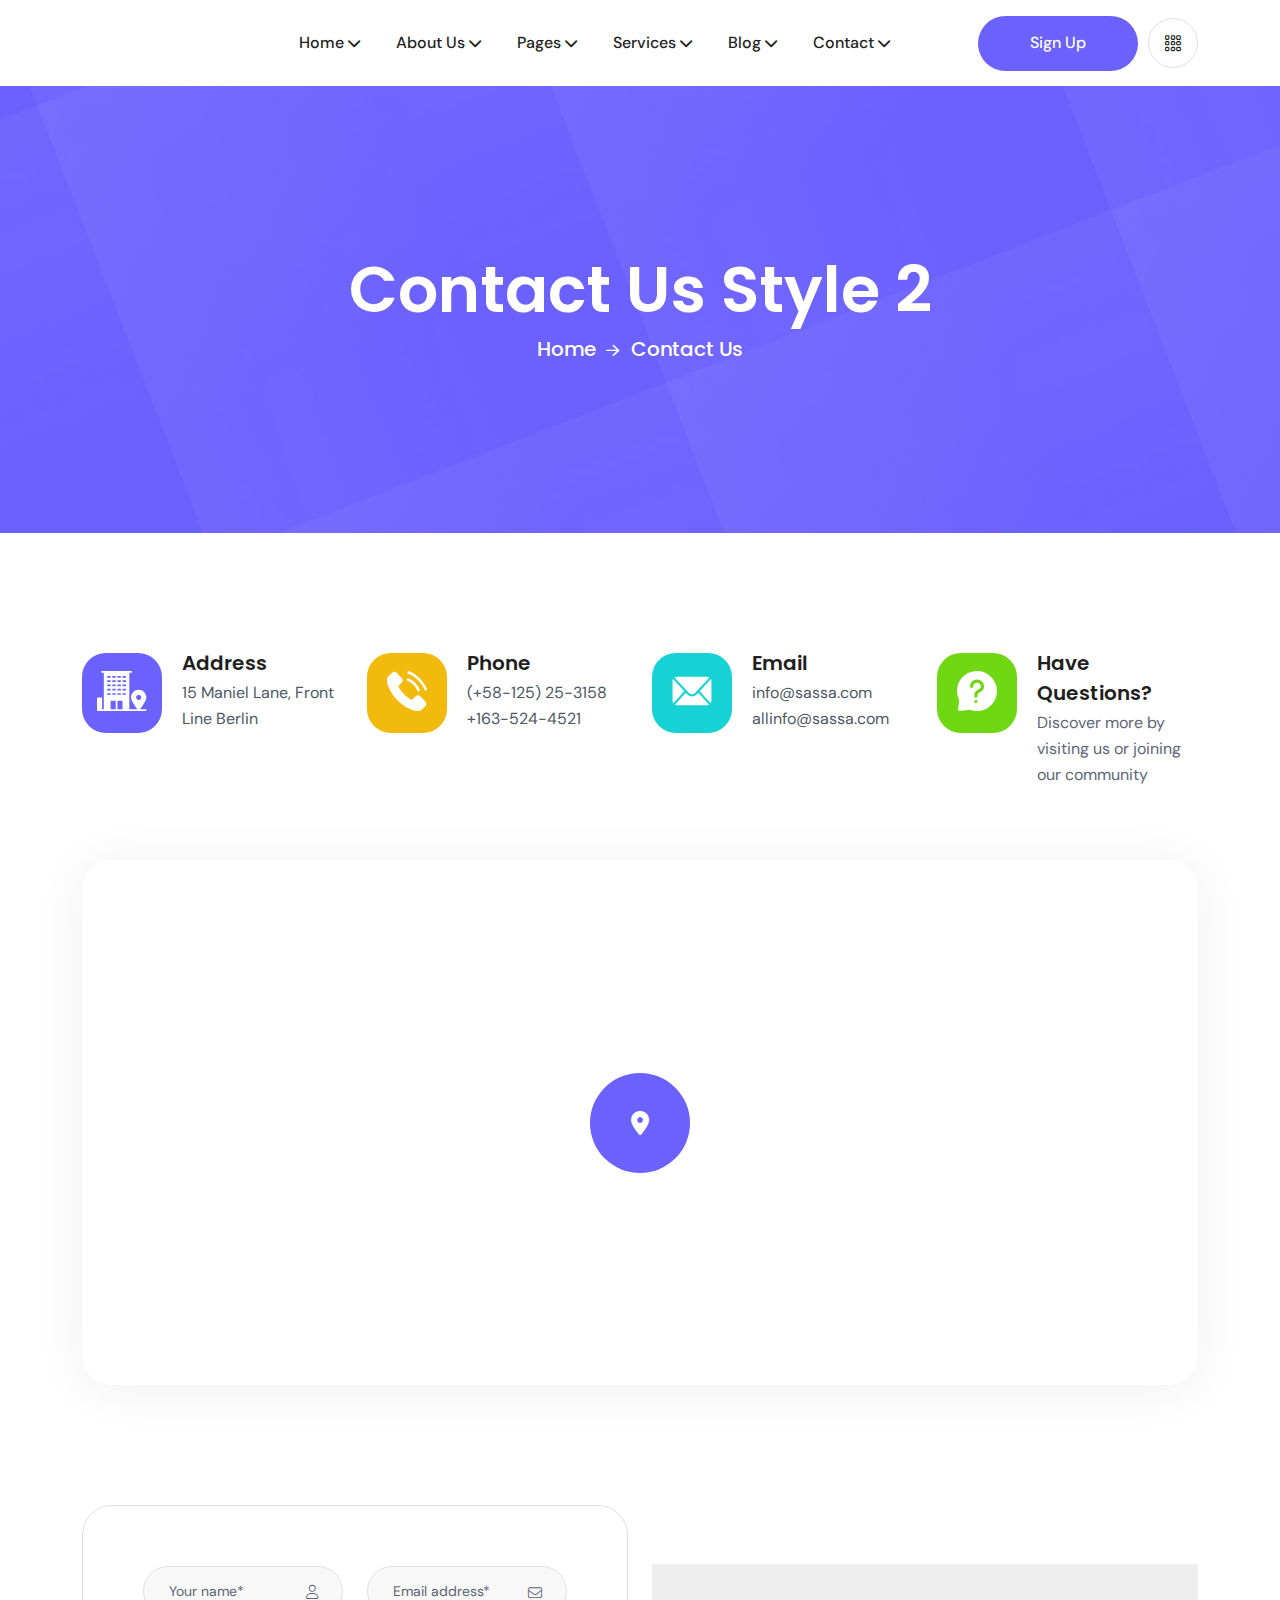
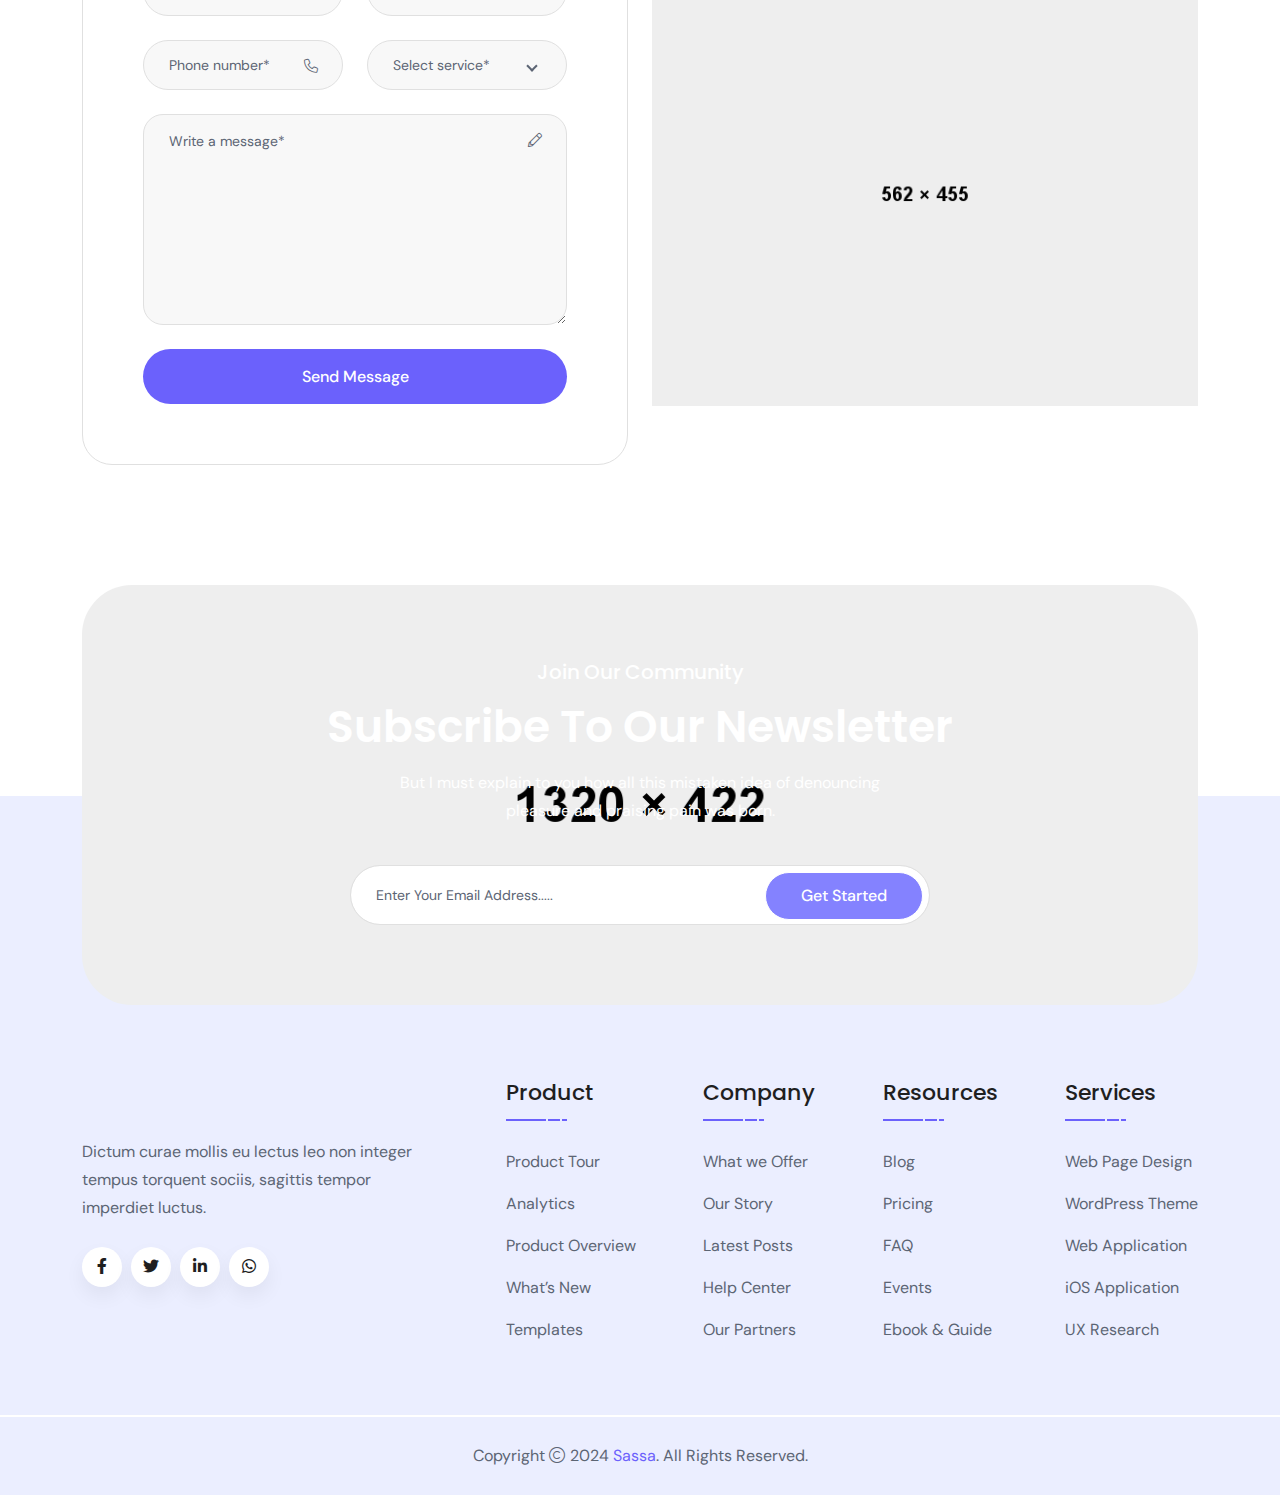
<file: contact-2.html>
<!doctype html>
<html class="no-js" lang="zxx">

<head>
    <meta charset="utf-8">
    <meta http-equiv="x-ua-compatible" content="ie=edge">
    <title>Sassa - Saas Startup Multipurpose HTML Template - Contact Us Style 2</title>
    <meta name="author" content="Themeholy">
    <meta name="description" content="Sassa - Saas Startup Multipurpose HTML Template">
    <meta name="keywords" content="Sassa - Saas Startup Multipurpose HTML Template">
    <meta name="robots" content="INDEX,FOLLOW">

    <!-- Mobile Specific Metas -->
    <meta name="viewport" content="width=device-width, initial-scale=1, shrink-to-fit=no">

    <!-- Favicons - Place favicon.ico in the root directory -->
    <link rel="apple-touch-icon" sizes="57x57" href="assets/img/favicons/apple-icon-57x57.png">
    <link rel="apple-touch-icon" sizes="60x60" href="assets/img/favicons/apple-icon-60x60.png">
    <link rel="apple-touch-icon" sizes="72x72" href="assets/img/favicons/apple-icon-72x72.png">
    <link rel="apple-touch-icon" sizes="76x76" href="assets/img/favicons/apple-icon-76x76.png">
    <link rel="apple-touch-icon" sizes="114x114" href="assets/img/favicons/apple-icon-114x114.png">
    <link rel="apple-touch-icon" sizes="120x120" href="assets/img/favicons/apple-icon-120x120.png">
    <link rel="apple-touch-icon" sizes="144x144" href="assets/img/favicons/apple-icon-144x144.png">
    <link rel="apple-touch-icon" sizes="152x152" href="assets/img/favicons/apple-icon-152x152.png">
    <link rel="apple-touch-icon" sizes="180x180" href="assets/img/favicons/apple-icon-180x180.png">
    <link rel="icon" type="image/png" sizes="192x192" href="assets/img/favicons/android-icon-192x192.png">
    <link rel="icon" type="image/png" sizes="32x32" href="assets/img/favicons/favicon-32x32.png">
    <link rel="icon" type="image/png" sizes="96x96" href="assets/img/favicons/favicon-96x96.png">
    <link rel="icon" type="image/png" sizes="16x16" href="assets/img/favicons/favicon-16x16.png">
    <link rel="manifest" href="assets/img/favicons/manifest.json">
    <meta name="msapplication-TileColor" content="#ffffff">
    <meta name="msapplication-TileImage" content="assets/img/favicons/ms-icon-144x144.png">
    <meta name="theme-color" content="#ffffff">

    <!--==============================
	  Google Fonts
	============================== -->
    <link rel="preconnect" href="https://fonts.googleapis.com">
    <link rel="preconnect" href="https://fonts.gstatic.com" crossorigin>
    <link href="https://fonts.googleapis.com/css2?family=DM+Sans:ital,opsz,wght@0,9..40,100..1000;1,9..40,100..1000&family=Poppins:ital,wght@0,100;0,200;0,300;0,400;0,500;0,600;0,700;0,800;0,900;1,100;1,200;1,300;1,400;1,500;1,600;1,700;1,800;1,900&display=swap" rel="stylesheet">

    <!--==============================
	    All CSS File
	============================== -->
    <!-- Bootstrap -->
    <link rel="stylesheet" href="assets/css/bootstrap.min.css">
    <!-- Fontawesome Icon -->
    <link rel="stylesheet" href="assets/css/fontawesome.min.css">
    <!-- Magnific Popup -->
    <link rel="stylesheet" href="assets/css/magnific-popup.min.css">
    <!-- Swiper Slider -->
    <link rel="stylesheet" href="assets/css/swiper-bundle.min.css">
    <!-- Theme Custom CSS -->
    <link rel="stylesheet" href="assets/css/style.css">

</head>

<body>




    <!--[if lte IE 9]>
    	<p class="browserupgrade">You are using an <strong>outdated</strong> browser. Please <a href="https://browsehappy.com/">upgrade your browser</a> to improve your experience and security.</p>
  <![endif]-->



    <!--********************************
   		Code Start From Here 
	******************************** -->

    <!--==============================
     Preloader
  ==============================-->
    <div id="preloader" class="preloader ">
        <button class="th-btn th-radius preloaderCls">Cancel Preloader </button>
        <div class="preloader">
            <div class="loading-container">
                <div class="loading"></div>
                <div class="preloader-logo">
                    <a class="icon-masking" href="home-hr-management.html"><span data-mask-src="assets/img/preloader.svg" class="mask-icon"></span><img src="assets/img/preloader.svg" alt="Sassa"></a>
                </div>
            </div>
        </div>
    </div><!--==============================
    Sidemenu
============================== -->
    <div class="sidemenu-wrapper d-none d-lg-block ">
        <div class="sidemenu-content">
            <button class="closeButton sideMenuCls"><i class="far fa-times"></i></button>
            <div class="widget footer-widget">
                <h3 class="widget_title">About Company</h3>
                <div class="th-widget-about">
                    <p class="about-text">Professionally redefine transparent ROI through low-risk high-yield imperatives. Progressively create empowered. cost effective users via team driven.</p>
                    <div class="th-social">
                        <a href="https://www.facebook.com/"><i class="fab fa-facebook-f"></i></a>
                        <a href="https://www.twitter.com/"><i class="fab fa-twitter"></i></a>
                        <a href="https://www.linkedin.com/"><i class="fab fa-linkedin-in"></i></a>
                        <a href="https://www.whatsapp.com/"><i class="fab fa-whatsapp"></i></a>
                        <a href="https://www.youtube.com/"><i class="fab fa-youtube"></i></a>
                    </div>
                </div>
            </div>
            <div class="widget footer-widget">
                <h3 class="widget_title">Recent Posts</h3>
                <div class="recent-post-wrap">
                    <div class="recent-post">
                        <div class="media-img">
                            <a href="blog-details.html"><img src="assets/img/blog/recent-post-1-1.jpg" alt="Blog Image"></a>
                        </div>
                        <div class="media-body">
                            <h4 class="post-title"><a class="text-inherit" href="blog-details.html">The Benefits of Managed IT Services post could</a></h4>
                            <div class="recent-post-meta">
                                <a href="blog.html">21 July, 2024</a>
                            </div>
                        </div>
                    </div>
                    <div class="recent-post">
                        <div class="media-img">
                            <a href="blog-details.html"><img src="assets/img/blog/recent-post-1-2.jpg" alt="Blog Image"></a>
                        </div>
                        <div class="media-body">
                            <h4 class="post-title"><a class="text-inherit" href="blog-details.html">The Benefits of Managed IT Services post could</a></h4>
                            <div class="recent-post-meta">
                                <a href="blog.html">22 July, 2024</a>
                            </div>
                        </div>
                    </div>
                    <div class="recent-post">
                        <div class="media-img">
                            <a href="blog-details.html"><img src="assets/img/blog/recent-post-1-3.jpg" alt="Blog Image"></a>
                        </div>
                        <div class="media-body">
                            <h4 class="post-title"><a class="text-inherit" href="blog-details.html">The Benefits of Managed IT Services post could</a></h4>
                            <div class="recent-post-meta">
                                <a href="blog.html">23 July, 2024</a>
                            </div>
                        </div>
                    </div>
                </div>
            </div>
            <div class="widget footer-widget">
                <h3 class="widget_title">Get In Touch</h3>
                <div class="th-widget-contact">
                    <div class="info-box">
                        <div class="box-icon">
                            <img src="assets/img/icon/location.svg" alt="">
                        </div>
                        <p class="box-text">55 Main Street, 2nd block Malborne, Australia</p>
                    </div>
                    <div class="info-box">
                        <div class="box-icon">
                            <img src="assets/img/icon/mail.svg" alt="">
                        </div>
                        <p class="box-text">
                            <a href="mailto:info@Sassa.com" class="box-link">info@Sassa.com</a>
                            <a href="mailto:info.example@Sassa.com" class="box-link">info.example@Sassa.com</a>
                        </p>
                    </div>
                    <div class="info-box">
                        <div class="box-icon">
                            <img src="assets/img/icon/call.svg" alt="">
                        </div>
                        <p class="box-text">
                            <a href="tel:+16365414789" class="box-link">+163 6541 4789</a>
                        </p>
                    </div>
                </div>
            </div>
        </div>
    </div> <!--==============================
    Mobile Menu
  ============================== -->
    <div class="th-menu-wrapper">
        <div class="th-menu-area text-center">
            <button class="th-menu-toggle"><i class="fal fa-times"></i></button>
            <div class="mobile-logo">
                <a href="home-hr-management.html"><img src="assets/img/logo.svg" alt="Sassa"></a>
            </div>

            <div class="th-mobile-menu">
                <ul>
                    <li class="menu-item-has-children">
                        <a href="home-hr-management.html">Home</a>
                        <ul class="sub-menu">
                            <li><a href="home-hr-management.html">Home HR Management</a></li>
                            <li><a href="home-crm-software.html">Home CRM Software</a></li>
                            <li><a href="home-digital-agency.html">Home Digital Agency</a></li>
                            <li><a href="home-job-portal.html">Home Job Portal</a></li>
                            <li><a href="home-sass-landing.html">Home Sass Landing</a></li>
                            <li><a href="home-app-landing.html">Home App Landing</a></li>
                            <li><a href="home-seo-agency.html">Home SEO Agency</a></li>

                        </ul>
                    </li>
                    <li class="menu-item-has-children">
                        <a href="#">About Us</a>
                        <ul class="sub-menu">
                            <li><a href="about.html">About Us Style 1</a></li>
                            <li><a href="about-2.html">About Us Style 2</a></li>
                        </ul>
                    </li>
                    <li class="menu-item-has-children">
                        <a href="#">Pages</a>
                        <ul class="sub-menu">
                            <li><a href="job.html">Job Page</a></li>
                            <li><a href="job-details.html">Job Details</a></li>
                            <li><a href="team.html">Team Style 1</a></li>
                            <li><a href="team-2.html">Team Style 2</a></li>
                            <li><a href="team-details.html">Team Details</a></li>
                            <li><a href="portfolio.html">Portfolio Style 1</a></li>
                            <li><a href="portfolio-2.html">Portfolio Style 2</a></li>
                            <li><a href="portfolio-details.html">Portfolio Details</a></li>
                            <li><a href="pricing.html">Price Table Style 1</a></li>
                            <li><a href="pricing-2.html">Price Table Style 2</a></li>
                            <li><a href="faq.html">FAQ Style 1</a></li>
                            <li><a href="faq-2.html">FAQ Style 2</a></li>
                            <li><a href="error.html">Error Page</a></li>
                        </ul>
                    </li>
                    <li class="menu-item-has-children">
                        <a href="#">Services</a>
                        <ul class="sub-menu">
                            <li><a href="service.html">Services style 1</a></li>
                            <li><a href="service-2.html">Services style 2</a></li>
                            <li><a href="service-details.html">Services Details</a></li>
                        </ul>
                    </li>
                    <li class="menu-item-has-children">
                        <a href="#">Blog</a>
                        <ul class="sub-menu">
                            <li><a href="blog.html">Blog</a></li>
                            <li><a href="blog-details.html">Blog Details</a></li>
                        </ul>
                    </li>
                    <li class="menu-item-has-children">
                        <a href="#">Contact</a>
                        <ul class="sub-menu">
                            <li><a href="contact.html">Contact Us Style 1</a></li>
                            <li><a href="contact-2.html">Contact Us Style 2</a></li>
                        </ul>
                    </li>
                </ul>
            </div>
        </div>
    </div><!--==============================
	Header Area
==============================-->
    <header class="th-header default-header">
        <div class="sticky-wrapper">
            <!-- Main Menu Area -->
            <div class="menu-area">
                <div class="container">
                    <div class="row align-items-center justify-content-between">
                        <div class="col-auto">
                            <div class="header-logo">
                                <a class="icon-masking" href="home-hr-management.html"><span data-mask-src="assets/img/logo.svg" class="mask-icon"></span><img src="assets/img/logo.svg" alt="Sassa"></a>
                            </div>
                        </div>
                        <div class="col-auto">
                            <nav class="main-menu style2 d-none d-lg-inline-block">
                                <ul>
                                    <li class="menu-item-has-children">
                                        <a href="home-hr-management.html">Home</a>
                                        <ul class="sub-menu">
                                            <li><a href="home-hr-management.html">Home HR Management</a></li>
                                            <li><a href="home-crm-software.html">Home CRM Software</a></li>
                                            <li><a href="home-digital-agency.html">Home Digital Agency</a></li>
                                            <li><a href="home-job-portal.html">Home Job Portal</a></li>
                                            <li><a href="home-sass-landing.html">Home Sass Landing</a></li>
                                            <li><a href="home-app-landing.html">Home App Landing</a></li>
                                            <li><a href="home-seo-agency.html">Home SEO Agency</a></li>

                                        </ul>
                                    </li>
                                    <li class="menu-item-has-children">
                                        <a href="#">About Us</a>
                                        <ul class="sub-menu">
                                            <li><a href="about.html">About Us Style 1</a></li>
                                            <li><a href="about-2.html">About Us Style 2</a></li>
                                        </ul>
                                    </li>
                                    <li class="menu-item-has-children">
                                        <a href="#">Pages</a>
                                        <ul class="sub-menu">
                                            <li><a href="job.html">Job Page</a></li>
                                            <li><a href="job-details.html">Job Details</a></li>
                                            <li><a href="team.html">Team Style 1</a></li>
                                            <li><a href="team-2.html">Team Style 2</a></li>
                                            <li><a href="team-details.html">Team Details</a></li>
                                            <li><a href="portfolio.html">Portfolio Style 1</a></li>
                                            <li><a href="portfolio-2.html">Portfolio Style 2</a></li>
                                            <li><a href="portfolio-details.html">Portfolio Details</a></li>
                                            <li><a href="pricing.html">Price Table Style 1</a></li>
                                            <li><a href="pricing-2.html">Price Table Style 2</a></li>
                                            <li><a href="faq.html">FAQ Style 1</a></li>
                                            <li><a href="faq-2.html">FAQ Style 2</a></li>
                                            <li><a href="error.html">Error Page</a></li>
                                        </ul>
                                    </li>
                                    <li class="menu-item-has-children">
                                        <a href="#">Services</a>
                                        <ul class="sub-menu">
                                            <li><a href="service.html">Services style 1</a></li>
                                            <li><a href="service-2.html">Services style 2</a></li>
                                            <li><a href="service-details.html">Services Details</a></li>
                                        </ul>
                                    </li>
                                    <li class="menu-item-has-children">
                                        <a href="#">Blog</a>
                                        <ul class="sub-menu">
                                            <li><a href="blog.html">Blog</a></li>
                                            <li><a href="blog-details.html">Blog Details</a></li>
                                        </ul>
                                    </li>
                                    <li class="menu-item-has-children">
                                        <a href="#">Contact</a>
                                        <ul class="sub-menu">
                                            <li><a href="contact.html">Contact Us Style 1</a></li>
                                            <li><a href="contact-2.html">Contact Us Style 2</a></li>
                                        </ul>
                                    </li>
                                </ul>
                            </nav>
                            <div class="header-button">
                                <button type="button" class="th-menu-toggle d-inline-block d-lg-none"><i class="far fa-bars"></i></button>
                            </div>
                        </div>
                        <div class="col-auto d-none d-lg-block">
                            <div class="header-button">
                                <a href="contact.html" class="th-btn">Sign Up</a>
                                <a href="#" class="icon-btn sideMenuToggler"><i class="fa-light fa-grid"></i></a>
                            </div>
                        </div>
                    </div>
                </div>
            </div>
        </div>
    </header><!--==============================
    Breadcumb
============================== -->
    <div class="breadcumb-wrapper " data-bg-src="assets/img/bg/breadcumb-bg.jpg">
        <div class="container">
            <div class="breadcumb-content">
                <h1 class="breadcumb-title">Contact Us Style 2</h1>
                <ul class="breadcumb-menu">
                    <li><a href="home-hr-management.html">Home</a></li>
                    <li>Contact Us</li>
                </ul>
            </div>
        </div>
    </div><!--==============================
Contact Area   
==============================-->
    <div class="space">
        <div class="container">
            <div class="row gy-30 gx-30">
                <div class="col-md-6 col-xl-3 contact-info_wrapp">
                    <div class="contact-info">
                        <div class="contact-info_icon"><img src="assets/img/icon/address.svg" alt=""></div>
                        <div class="media-body">
                            <p class="contact-info_label">Address</p>
                            <a href="https://www.google.com/maps" class="contact-info_link">15 Maniel Lane, Front
                                <span>Line Berlin</span></a>
                        </div>
                    </div>
                </div>
                <div class="col-md-6 col-xl-3 contact-info_wrapp">
                    <div class="contact-info">
                        <div class="contact-info_icon"><img src="assets/img/icon/call-2.svg" alt=""></div>
                        <div class="media-body">
                            <p class="contact-info_label">Phone</p>
                            <a href="tel:+58-125253158" class="contact-info_link">(+58-125) 25-3158</a>
                            <a href="tel:+1635244521" class="contact-info_link">+163-524-4521</a>
                        </div>
                    </div>
                </div>
                <div class="col-md-6 col-xl-3 contact-info_wrapp">
                    <div class="contact-info">
                        <div class="contact-info_icon"><img src="assets/img/icon/mail-2.svg" alt=""></div>
                        <div class="media-body">
                            <p class="contact-info_label">Email</p>
                            <a href="mailto:info@sassa.com" class="contact-info_link">info@sassa.com</a>
                            <a href="mailto:allinfo@sassa.com" class="contact-info_link">allinfo@sassa.com</a>
                        </div>
                    </div>
                </div>
                <div class="col-md-6 col-xl-3 contact-info_wrapp">
                    <div class="contact-info">
                        <div class="contact-info_icon"><img src="assets/img/icon/qus.svg" alt=""></div>
                        <div class="media-body">
                            <p class="contact-info_label">Have Questions?</p>
                            <span class="contact-info_text">Discover more by visiting us or joining our community</span>
                        </div>
                    </div>
                </div>
                <div class="">
                    <div class="contact-map style2">
                        <iframe src="https://www.google.com/maps/embed?pb=!1m18!1m12!1m3!1d3644.7310056272386!2d89.2286059153658!3d24.00527418490799!2m3!1f0!2f0!3f0!3m2!1i1024!2i768!4f13.1!3m3!1m2!1s0x39fe9b97badc6151%3A0x30b048c9fb2129bc!2sAngfuztheme!5e0!3m2!1sen!2sbd!4v1651028958211!5m2!1sen!2sbd" allowfullscreen="" loading="lazy"></iframe>
                        <div class="contact-icon">
                            <i class="fa-solid fa-location-dot"></i>
                        </div>
                    </div>
                </div>
            </div>
        </div>
    </div><!--==============================
Contact Area  
==============================-->
    <div class="space-bottom">
        <div class="container">
            <div class="row align-items-center">
                <div class="col-lg-6">
                    <div class="">
                        <form action="mail.php" method="POST" class="contact-form style2 ajax-contact">
                            <div class="row">
                                <div class="col-md-6 form-group">
                                    <input type="text" placeholder="Your name*" class="form-control">
                                    <i class="far fa-user"></i>
                                </div>
                                <div class="col-md-6 form-group">
                                    <input type="text" placeholder="Email address*" class="form-control">
                                    <i class="far fa-envelope"></i>
                                </div>
                                <div class="col-md-6 form-group">
                                    <input type="tel" class="form-control" name="number" id="number" placeholder="Phone number*">
                                    <i class="fal fa-phone"></i>
                                </div>
                                <div class="form-group col-md-6">
                                    <select name="subject" id="subject" class="form-select nice-select">
                                        <option value="" disabled selected hidden>Select service*</option>
                                        <option value="Web Development">Web Development</option>
                                        <option value="Cyber Security">Cyber Security</option>
                                        <option value="App Development">App Development</option>
                                        <option value="Cloud Service">Cloud Service</option>
                                    </select>
                                </div>
                                <div class="form-group col-12">
                                    <textarea name="message" id="message" cols="30" rows="3" class="form-control" placeholder="Write a message*"></textarea>
                                    <i class="fal fa-pencil"></i>
                                </div>
                                <div class="col-12 form-group mb-0">
                                    <button class="th-btn btn-fw">Send Message</button>
                                </div>
                            </div>
                            <p class="form-messages mb-0 mt-3"></p>
                        </form>
                    </div>
                </div>
                <div class="col-lg-6">
                    <div class="contact-image style2">
                        <img src="assets/img/normal/contact-image.png" alt="">
                    </div>
                </div>
            </div>
        </div>
    </div><!--==============================
Cta Area  
==============================-->
    <section class="cta-sec" data-pos-for=".footer-wrapper" data-sec-pos="bottom-half">
        <div class="container">
            <div class="cta-area space-extra2 bg-theme text-center" data-bg-src="assets/img/bg/cta_shape_1.png">
                <div class="row justify-content-center">
                    <div class="col-lg-7">
                        <div class="title-area mb-25 mt-n2 text-center">
                            <span class="sub-title sub-title6">Join Our Community</span>
                            <h2 class="sec-title text-white">Subscribe to our newsletter</h2>
                            <p class="cta-text">But I must explain to you how all this mistaken idea of denouncing pleasure and praising pain was born.</p>
                        </div>
                        <form class="newsletter-form">
                            <input class="form-control" type="email" placeholder="Enter Your Email Address....." required="">
                            <button type="submit" class="th-btn style4">Get Started</button>
                        </form>
                    </div>
                </div>
            </div>
        </div>
    </section>
    <!--==============================
	Footer Area
==============================-->
    <footer class="footer-wrapper bg-smoke3 default-footer">
        <div class="widget-area">
            <div class="container">
                <div class="row justify-content-between">
                    <div class="col-md-6 col-xxl-3 col-xl-4">
                        <div class="widget footer-widget">
                            <div class="th-widget-about">
                                <div class="about-logo">
                                    <a class="icon-masking" href="index.html"><span data-mask-src="assets/img/logo.svg" class="mask-icon"></span><img src="assets/img/logo.svg" alt="Sassa"></a>
                                </div>
                                <p class="about-text">Dictum curae mollis eu lectus leo non integer tempus torquent sociis, sagittis tempor imperdiet luctus.</p>
                                <div class="th-social">
                                    <a href="https://www.facebook.com/"><i class="fab fa-facebook-f"></i></a>
                                    <a href="https://www.twitter.com/"><i class="fab fa-twitter"></i></a>
                                    <a href="https://www.linkedin.com/"><i class="fab fa-linkedin-in"></i></a>
                                    <a href="https://www.whatsapp.com/"><i class="fab fa-whatsapp"></i></a>
                                </div>
                            </div>
                        </div>
                    </div>
                    <div class="col-md-6 col-xl-auto">
                        <div class="widget widget_nav_menu footer-widget">
                            <h3 class="widget_title">Product</h3>
                            <div class="menu-all-pages-container">
                                <ul class="menu">
                                    <li><a href="about.html">Product Tour</a></li>
                                    <li><a href="contact.html"> Analytics</a></li>
                                    <li><a href="contact.html"> Product Overview</a></li>
                                    <li><a href="contact.html"> What’s New</a></li>
                                    <li><a href="contact.html">Templates</a></li>
                                </ul>
                            </div>
                        </div>
                    </div>
                    <div class="col-md-6 col-xl-auto">
                        <div class="widget widget_nav_menu footer-widget">
                            <h3 class="widget_title">Company</h3>
                            <div class="menu-all-pages-container">
                                <ul class="menu">
                                    <li><a href="about.html">What we Offer</a></li>
                                    <li><a href="contact.html">Our Story</a></li>
                                    <li><a href="blog.html">Latest Posts</a></li>
                                    <li><a href="contact.html">Help Center</a></li>
                                    <li><a href="contact.html">Our Partners</a></li>
                                </ul>
                            </div>
                        </div>
                    </div>
                    <div class="col-md-6 col-xl-auto">
                        <div class="widget widget_nav_menu footer-widget">
                            <h3 class="widget_title">Resources</h3>
                            <div class="menu-all-pages-container">
                                <ul class="menu">
                                    <li><a href="blog.html">Blog</a></li>
                                    <li><a href="pricing.html">Pricing</a></li>
                                    <li><a href="faq.html">FAQ</a></li>
                                    <li><a href="portfolio.html">Events</a></li>
                                    <li><a href="contact.html">Ebook & Guide</a></li>
                                </ul>
                            </div>
                        </div>
                    </div>
                    <div class="col-md-6 col-xl-auto">
                        <div class="widget widget_nav_menu footer-widget">
                            <h3 class="widget_title">Services</h3>
                            <div class="menu-all-pages-container">
                                <ul class="menu">
                                    <li><a href="service-details.html">Web Page Design </a></li>
                                    <li><a href="service-details.html">WordPress Theme </a></li>
                                    <li><a href="service-details.html">Web Application </a></li>
                                    <li><a href="service-details.html">iOS Application</a></li>
                                    <li><a href="service-details.html">UX Research</a></li>
                                </ul>
                            </div>
                        </div>
                    </div>
                </div>
            </div>
        </div>
        <div class="copyright-wrap text-center">
            <div class="container">
                <p class="copyright-text">Copyright <i class="fal fa-copyright"></i> 2024 <a href="https://themeforest.net/user/themeholy">Sassa</a>. All Rights Reserved.</p>
            </div>
        </div>
    </footer>

    <!--********************************
			Code End  Here 
	******************************** -->

    <!-- Scroll To Top -->
    <div class="scroll-top">
        <svg class="progress-circle svg-content" width="100%" height="100%" viewBox="-1 -1 102 102">
            <path d="M50,1 a49,49 0 0,1 0,98 a49,49 0 0,1 0,-98" style="transition: stroke-dashoffset 10ms linear 0s; stroke-dasharray: 307.919, 307.919; stroke-dashoffset: 307.919;">
            </path>
        </svg>
    </div>

    <!--==============================
    All Js File
============================== -->
    <!-- Jquery -->
    <script src="assets/js/vendor/jquery-3.7.1.min.js"></script>
    <!-- Swiper Slider -->
    <script src="assets/js/swiper-bundle.min.js"></script>
    <!-- Bootstrap -->
    <script src="assets/js/bootstrap.min.js"></script>
    <!-- Magnific Popup -->
    <script src="assets/js/jquery.magnific-popup.min.js"></script>
    <!-- Counter Up -->
    <script src="assets/js/jquery.counterup.min.js"></script>
    <!-- Circle Progress -->
    <script src="assets/js/circle-progress.js"></script>
    <!-- Range Slider -->
    <script src="assets/js/jquery-ui.min.js"></script>
    <!-- Imagesloadedr -->
    <script src="assets/js/imagesloaded.pkgd.min.js"></script>
    <!-- isotope -->
    <script src="assets/js/isotope.pkgd.min.js"></script>
    <!-- Tilt.jquery -->
    <script src="assets/js/tilt.jquery.min.js"></script>
    <!-- Nice-select -->
    <script src="assets/js/nice-select.min.js"></script>
    <!-- wow -->
    <script src="assets/js/wow.min.js"></script>

    <!-- Main Js File -->
    <script src="assets/js/main.js"></script>

</body>

</html>
</file>
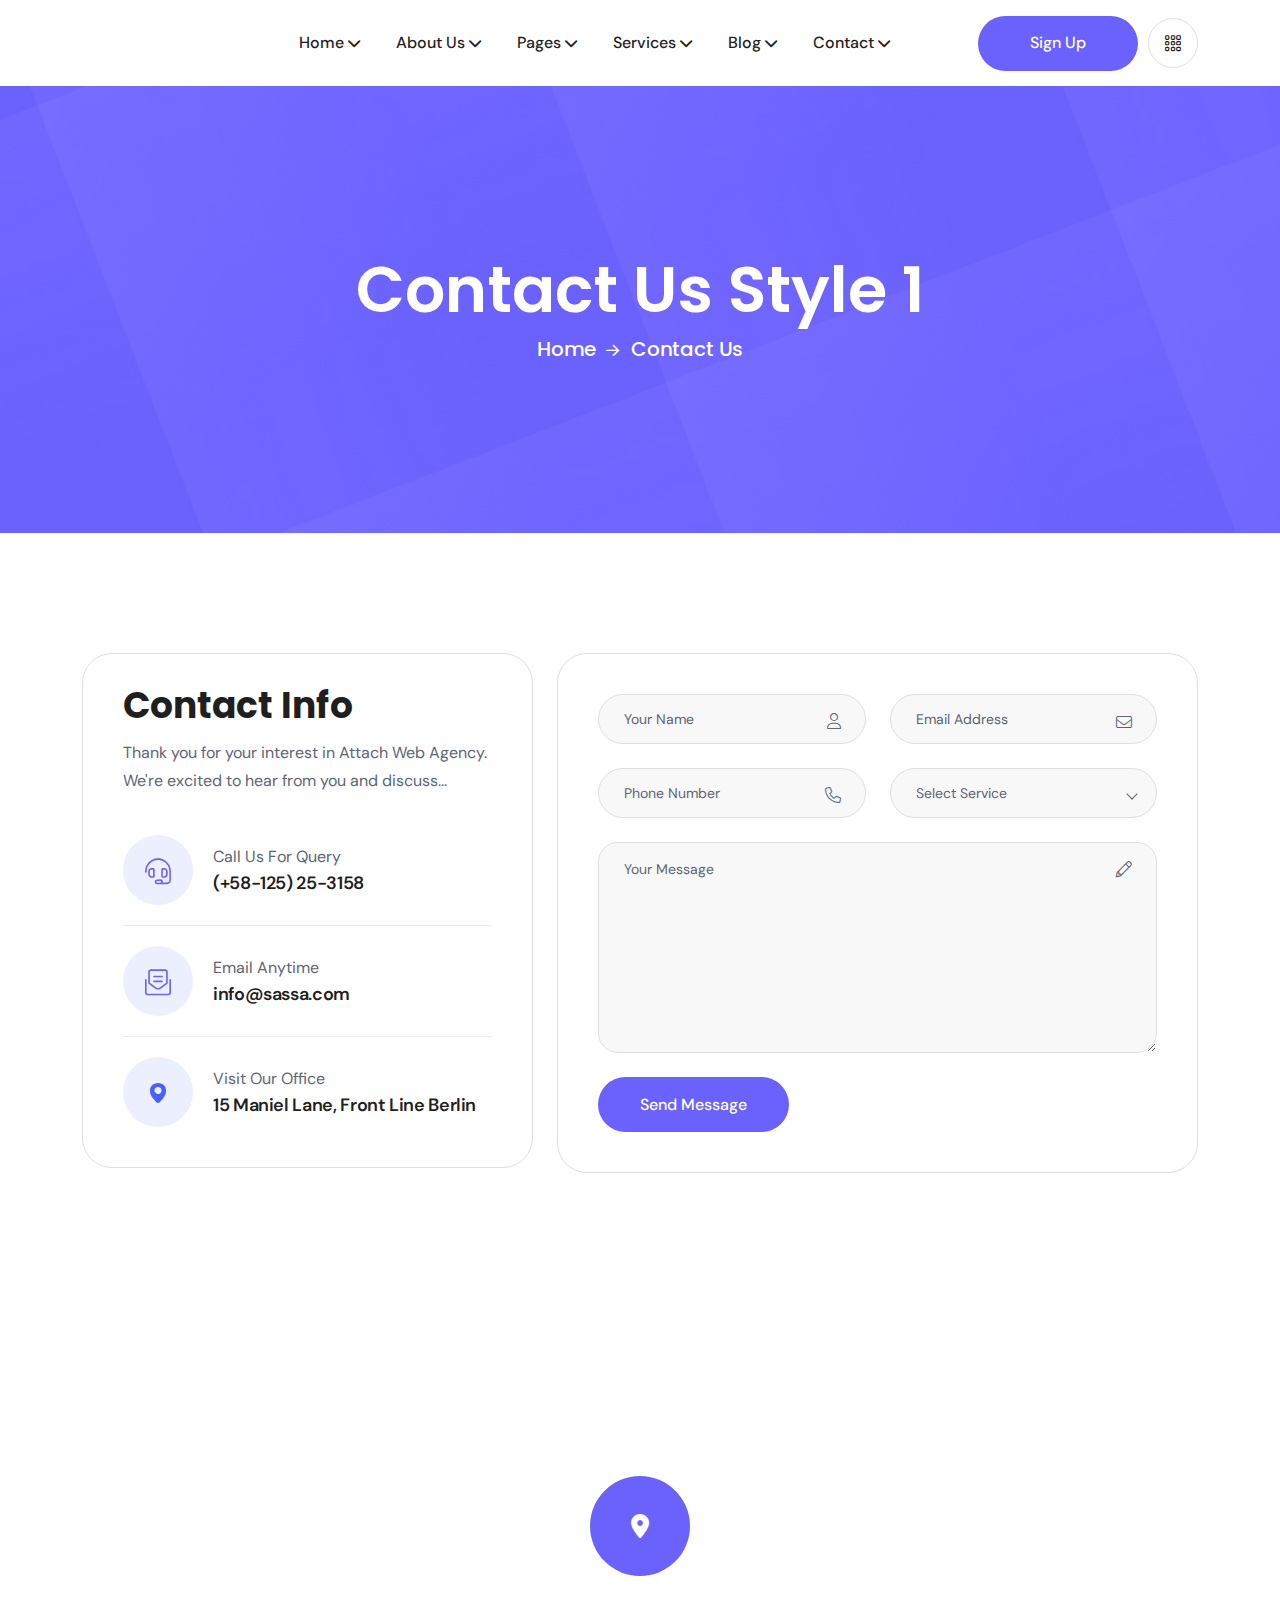
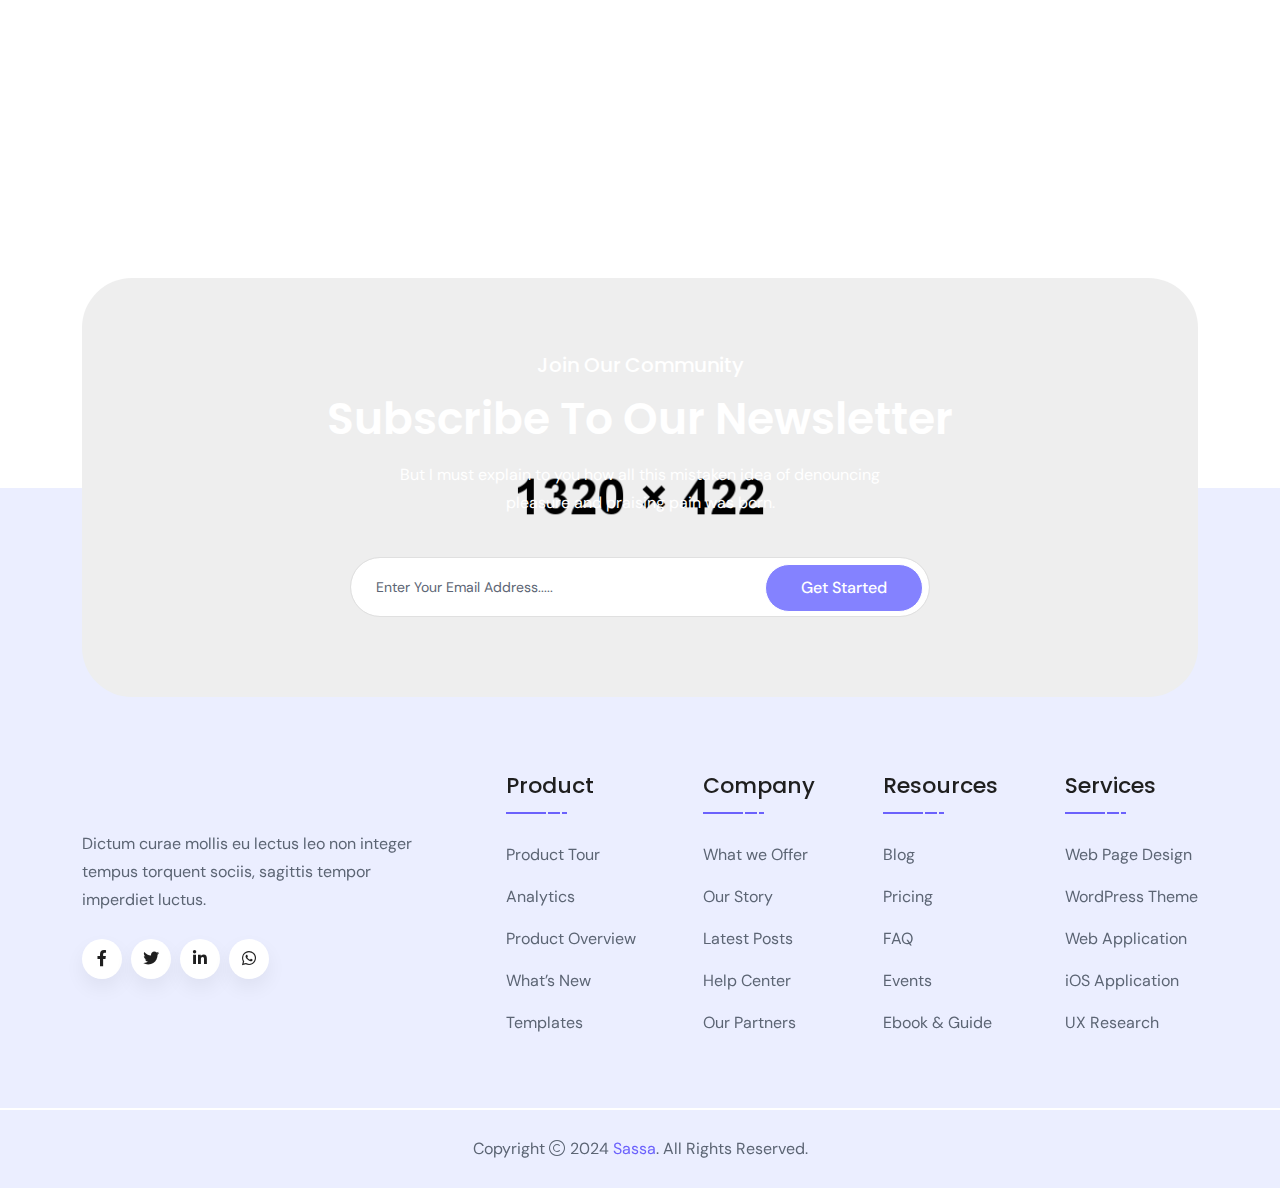
<file: contact.html>
<!doctype html>
<html class="no-js" lang="zxx">

<head>
    <meta charset="utf-8">
    <meta http-equiv="x-ua-compatible" content="ie=edge">
    <title>Sassa - Saas Startup Multipurpose HTML Template - Contact Us Style 1</title>
    <meta name="author" content="Themeholy">
    <meta name="description" content="Sassa - Saas Startup Multipurpose HTML Template">
    <meta name="keywords" content="Sassa - Saas Startup Multipurpose HTML Template">
    <meta name="robots" content="INDEX,FOLLOW">

    <!-- Mobile Specific Metas -->
    <meta name="viewport" content="width=device-width, initial-scale=1, shrink-to-fit=no">

    <!-- Favicons - Place favicon.ico in the root directory -->
    <link rel="apple-touch-icon" sizes="57x57" href="assets/img/favicons/apple-icon-57x57.png">
    <link rel="apple-touch-icon" sizes="60x60" href="assets/img/favicons/apple-icon-60x60.png">
    <link rel="apple-touch-icon" sizes="72x72" href="assets/img/favicons/apple-icon-72x72.png">
    <link rel="apple-touch-icon" sizes="76x76" href="assets/img/favicons/apple-icon-76x76.png">
    <link rel="apple-touch-icon" sizes="114x114" href="assets/img/favicons/apple-icon-114x114.png">
    <link rel="apple-touch-icon" sizes="120x120" href="assets/img/favicons/apple-icon-120x120.png">
    <link rel="apple-touch-icon" sizes="144x144" href="assets/img/favicons/apple-icon-144x144.png">
    <link rel="apple-touch-icon" sizes="152x152" href="assets/img/favicons/apple-icon-152x152.png">
    <link rel="apple-touch-icon" sizes="180x180" href="assets/img/favicons/apple-icon-180x180.png">
    <link rel="icon" type="image/png" sizes="192x192" href="assets/img/favicons/android-icon-192x192.png">
    <link rel="icon" type="image/png" sizes="32x32" href="assets/img/favicons/favicon-32x32.png">
    <link rel="icon" type="image/png" sizes="96x96" href="assets/img/favicons/favicon-96x96.png">
    <link rel="icon" type="image/png" sizes="16x16" href="assets/img/favicons/favicon-16x16.png">
    <link rel="manifest" href="assets/img/favicons/manifest.json">
    <meta name="msapplication-TileColor" content="#ffffff">
    <meta name="msapplication-TileImage" content="assets/img/favicons/ms-icon-144x144.png">
    <meta name="theme-color" content="#ffffff">

    <!--==============================
	  Google Fonts
	============================== -->
    <link rel="preconnect" href="https://fonts.googleapis.com">
    <link rel="preconnect" href="https://fonts.gstatic.com" crossorigin>
    <link href="https://fonts.googleapis.com/css2?family=DM+Sans:ital,opsz,wght@0,9..40,100..1000;1,9..40,100..1000&family=Poppins:ital,wght@0,100;0,200;0,300;0,400;0,500;0,600;0,700;0,800;0,900;1,100;1,200;1,300;1,400;1,500;1,600;1,700;1,800;1,900&display=swap" rel="stylesheet">

    <!--==============================
	    All CSS File
	============================== -->
    <!-- Bootstrap -->
    <link rel="stylesheet" href="assets/css/bootstrap.min.css">
    <!-- Fontawesome Icon -->
    <link rel="stylesheet" href="assets/css/fontawesome.min.css">
    <!-- Magnific Popup -->
    <link rel="stylesheet" href="assets/css/magnific-popup.min.css">
    <!-- Swiper Slider -->
    <link rel="stylesheet" href="assets/css/swiper-bundle.min.css">
    <!-- Theme Custom CSS -->
    <link rel="stylesheet" href="assets/css/style.css">

</head>

<body>




    <!--[if lte IE 9]>
    	<p class="browserupgrade">You are using an <strong>outdated</strong> browser. Please <a href="https://browsehappy.com/">upgrade your browser</a> to improve your experience and security.</p>
  <![endif]-->



    <!--********************************
   		Code Start From Here 
	******************************** -->

    <!--==============================
     Preloader
  ==============================-->
    <div id="preloader" class="preloader ">
        <button class="th-btn th-radius preloaderCls">Cancel Preloader </button>
        <div class="preloader">
            <div class="loading-container">
                <div class="loading"></div>
                <div class="preloader-logo">
                    <a class="icon-masking" href="home-hr-management.html"><span data-mask-src="assets/img/preloader.svg" class="mask-icon"></span><img src="assets/img/preloader.svg" alt="Sassa"></a>
                </div>
            </div>
        </div>
    </div><!--==============================
    Sidemenu
============================== -->
    <div class="sidemenu-wrapper d-none d-lg-block ">
        <div class="sidemenu-content">
            <button class="closeButton sideMenuCls"><i class="far fa-times"></i></button>
            <div class="widget footer-widget">
                <h3 class="widget_title">About Company</h3>
                <div class="th-widget-about">
                    <p class="about-text">Professionally redefine transparent ROI through low-risk high-yield imperatives. Progressively create empowered. cost effective users via team driven.</p>
                    <div class="th-social">
                        <a href="https://www.facebook.com/"><i class="fab fa-facebook-f"></i></a>
                        <a href="https://www.twitter.com/"><i class="fab fa-twitter"></i></a>
                        <a href="https://www.linkedin.com/"><i class="fab fa-linkedin-in"></i></a>
                        <a href="https://www.whatsapp.com/"><i class="fab fa-whatsapp"></i></a>
                        <a href="https://www.youtube.com/"><i class="fab fa-youtube"></i></a>
                    </div>
                </div>
            </div>
            <div class="widget footer-widget">
                <h3 class="widget_title">Recent Posts</h3>
                <div class="recent-post-wrap">
                    <div class="recent-post">
                        <div class="media-img">
                            <a href="blog-details.html"><img src="assets/img/blog/recent-post-1-1.jpg" alt="Blog Image"></a>
                        </div>
                        <div class="media-body">
                            <h4 class="post-title"><a class="text-inherit" href="blog-details.html">The Benefits of Managed IT Services post could</a></h4>
                            <div class="recent-post-meta">
                                <a href="blog.html">21 July, 2024</a>
                            </div>
                        </div>
                    </div>
                    <div class="recent-post">
                        <div class="media-img">
                            <a href="blog-details.html"><img src="assets/img/blog/recent-post-1-2.jpg" alt="Blog Image"></a>
                        </div>
                        <div class="media-body">
                            <h4 class="post-title"><a class="text-inherit" href="blog-details.html">The Benefits of Managed IT Services post could</a></h4>
                            <div class="recent-post-meta">
                                <a href="blog.html">22 July, 2024</a>
                            </div>
                        </div>
                    </div>
                    <div class="recent-post">
                        <div class="media-img">
                            <a href="blog-details.html"><img src="assets/img/blog/recent-post-1-3.jpg" alt="Blog Image"></a>
                        </div>
                        <div class="media-body">
                            <h4 class="post-title"><a class="text-inherit" href="blog-details.html">The Benefits of Managed IT Services post could</a></h4>
                            <div class="recent-post-meta">
                                <a href="blog.html">23 July, 2024</a>
                            </div>
                        </div>
                    </div>
                </div>
            </div>
            <div class="widget footer-widget">
                <h3 class="widget_title">Get In Touch</h3>
                <div class="th-widget-contact">
                    <div class="info-box">
                        <div class="box-icon">
                            <img src="assets/img/icon/location.svg" alt="">
                        </div>
                        <p class="box-text">55 Main Street, 2nd block Malborne, Australia</p>
                    </div>
                    <div class="info-box">
                        <div class="box-icon">
                            <img src="assets/img/icon/mail.svg" alt="">
                        </div>
                        <p class="box-text">
                            <a href="mailto:info@Sassa.com" class="box-link">info@Sassa.com</a>
                            <a href="mailto:info.example@Sassa.com" class="box-link">info.example@Sassa.com</a>
                        </p>
                    </div>
                    <div class="info-box">
                        <div class="box-icon">
                            <img src="assets/img/icon/call.svg" alt="">
                        </div>
                        <p class="box-text">
                            <a href="tel:+16365414789" class="box-link">+163 6541 4789</a>
                        </p>
                    </div>
                </div>
            </div>
        </div>
    </div> <!--==============================
    Mobile Menu
  ============================== -->
    <div class="th-menu-wrapper">
        <div class="th-menu-area text-center">
            <button class="th-menu-toggle"><i class="fal fa-times"></i></button>
            <div class="mobile-logo">
                <a href="home-hr-management.html"><img src="assets/img/logo.svg" alt="Sassa"></a>
            </div>

            <div class="th-mobile-menu">
                <ul>
                    <li class="menu-item-has-children">
                        <a href="home-hr-management.html">Home</a>
                        <ul class="sub-menu">
                            <li><a href="home-hr-management.html">Home HR Management</a></li>
                            <li><a href="home-crm-software.html">Home CRM Software</a></li>
                            <li><a href="home-digital-agency.html">Home Digital Agency</a></li>
                            <li><a href="home-job-portal.html">Home Job Portal</a></li>
                            <li><a href="home-sass-landing.html">Home Sass Landing</a></li>
                            <li><a href="home-app-landing.html">Home App Landing</a></li>
                            <li><a href="home-seo-agency.html">Home SEO Agency</a></li>

                        </ul>
                    </li>
                    <li class="menu-item-has-children">
                        <a href="#">About Us</a>
                        <ul class="sub-menu">
                            <li><a href="about.html">About Us Style 1</a></li>
                            <li><a href="about-2.html">About Us Style 2</a></li>
                        </ul>
                    </li>
                    <li class="menu-item-has-children">
                        <a href="#">Pages</a>
                        <ul class="sub-menu">
                            <li><a href="job.html">Job Page</a></li>
                            <li><a href="job-details.html">Job Details</a></li>
                            <li><a href="team.html">Team Style 1</a></li>
                            <li><a href="team-2.html">Team Style 2</a></li>
                            <li><a href="team-details.html">Team Details</a></li>
                            <li><a href="portfolio.html">Portfolio Style 1</a></li>
                            <li><a href="portfolio-2.html">Portfolio Style 2</a></li>
                            <li><a href="portfolio-details.html">Portfolio Details</a></li>
                            <li><a href="pricing.html">Price Table Style 1</a></li>
                            <li><a href="pricing-2.html">Price Table Style 2</a></li>
                            <li><a href="faq.html">FAQ Style 1</a></li>
                            <li><a href="faq-2.html">FAQ Style 2</a></li>
                            <li><a href="error.html">Error Page</a></li>
                        </ul>
                    </li>
                    <li class="menu-item-has-children">
                        <a href="#">Services</a>
                        <ul class="sub-menu">
                            <li><a href="service.html">Services style 1</a></li>
                            <li><a href="service-2.html">Services style 2</a></li>
                            <li><a href="service-details.html">Services Details</a></li>
                        </ul>
                    </li>
                    <li class="menu-item-has-children">
                        <a href="#">Blog</a>
                        <ul class="sub-menu">
                            <li><a href="blog.html">Blog</a></li>
                            <li><a href="blog-details.html">Blog Details</a></li>
                        </ul>
                    </li>
                    <li class="menu-item-has-children">
                        <a href="#">Contact</a>
                        <ul class="sub-menu">
                            <li><a href="contact.html">Contact Us Style 1</a></li>
                            <li><a href="contact-2.html">Contact Us Style 2</a></li>
                        </ul>
                    </li>
                </ul>
            </div>
        </div>
    </div><!--==============================
	Header Area
==============================-->
    <header class="th-header default-header">
        <div class="sticky-wrapper">
            <!-- Main Menu Area -->
            <div class="menu-area">
                <div class="container">
                    <div class="row align-items-center justify-content-between">
                        <div class="col-auto">
                            <div class="header-logo">
                                <a class="icon-masking" href="home-hr-management.html"><span data-mask-src="assets/img/logo.svg" class="mask-icon"></span><img src="assets/img/logo.svg" alt="Sassa"></a>
                            </div>
                        </div>
                        <div class="col-auto">
                            <nav class="main-menu style2 d-none d-lg-inline-block">
                                <ul>
                                    <li class="menu-item-has-children">
                                        <a href="home-hr-management.html">Home</a>
                                        <ul class="sub-menu">
                                            <li><a href="home-hr-management.html">Home HR Management</a></li>
                                            <li><a href="home-crm-software.html">Home CRM Software</a></li>
                                            <li><a href="home-digital-agency.html">Home Digital Agency</a></li>
                                            <li><a href="home-job-portal.html">Home Job Portal</a></li>
                                            <li><a href="home-sass-landing.html">Home Sass Landing</a></li>
                                            <li><a href="home-app-landing.html">Home App Landing</a></li>
                                            <li><a href="home-seo-agency.html">Home SEO Agency</a></li>

                                        </ul>
                                    </li>
                                    <li class="menu-item-has-children">
                                        <a href="#">About Us</a>
                                        <ul class="sub-menu">
                                            <li><a href="about.html">About Us Style 1</a></li>
                                            <li><a href="about-2.html">About Us Style 2</a></li>
                                        </ul>
                                    </li>
                                    <li class="menu-item-has-children">
                                        <a href="#">Pages</a>
                                        <ul class="sub-menu">
                                            <li><a href="job.html">Job Page</a></li>
                                            <li><a href="job-details.html">Job Details</a></li>
                                            <li><a href="team.html">Team Style 1</a></li>
                                            <li><a href="team-2.html">Team Style 2</a></li>
                                            <li><a href="team-details.html">Team Details</a></li>
                                            <li><a href="portfolio.html">Portfolio Style 1</a></li>
                                            <li><a href="portfolio-2.html">Portfolio Style 2</a></li>
                                            <li><a href="portfolio-details.html">Portfolio Details</a></li>
                                            <li><a href="pricing.html">Price Table Style 1</a></li>
                                            <li><a href="pricing-2.html">Price Table Style 2</a></li>
                                            <li><a href="faq.html">FAQ Style 1</a></li>
                                            <li><a href="faq-2.html">FAQ Style 2</a></li>
                                            <li><a href="error.html">Error Page</a></li>
                                        </ul>
                                    </li>
                                    <li class="menu-item-has-children">
                                        <a href="#">Services</a>
                                        <ul class="sub-menu">
                                            <li><a href="service.html">Services style 1</a></li>
                                            <li><a href="service-2.html">Services style 2</a></li>
                                            <li><a href="service-details.html">Services Details</a></li>
                                        </ul>
                                    </li>
                                    <li class="menu-item-has-children">
                                        <a href="#">Blog</a>
                                        <ul class="sub-menu">
                                            <li><a href="blog.html">Blog</a></li>
                                            <li><a href="blog-details.html">Blog Details</a></li>
                                        </ul>
                                    </li>
                                    <li class="menu-item-has-children">
                                        <a href="#">Contact</a>
                                        <ul class="sub-menu">
                                            <li><a href="contact.html">Contact Us Style 1</a></li>
                                            <li><a href="contact-2.html">Contact Us Style 2</a></li>
                                        </ul>
                                    </li>
                                </ul>
                            </nav>
                            <div class="header-button">
                                <button type="button" class="th-menu-toggle d-inline-block d-lg-none"><i class="far fa-bars"></i></button>
                            </div>
                        </div>
                        <div class="col-auto d-none d-lg-block">
                            <div class="header-button">
                                <a href="contact.html" class="th-btn">Sign Up</a>
                                <a href="#" class="icon-btn sideMenuToggler"><i class="fa-light fa-grid"></i></a>
                            </div>
                        </div>
                    </div>
                </div>
            </div>
        </div>
    </header><!--==============================
    Breadcumb
============================== -->
    <div class="breadcumb-wrapper " data-bg-src="assets/img/bg/breadcumb-bg.jpg">
        <div class="container">
            <div class="breadcumb-content">
                <h1 class="breadcumb-title">Contact Us Style 1</h1>
                <ul class="breadcumb-menu">
                    <li><a href="home-hr-management.html">Home</a></li>
                    <li>Contact Us</li>
                </ul>
            </div>
        </div>
    </div><!--==============================
Contact Area   
==============================-->
    <div class="space">
        <div class="container">
            <div class="row gy-4 flex-row-reverse">
                <div class="col-lg-6 col-xl-7">
                    <form action="mail.php" method="POST" class="contact-form2 input-smoke ajax-contact">
                        <div class="row">
                            <div class="form-group col-md-6">
                                <input type="text" class="form-control" name="name" id="name" placeholder="Your Name">
                                <i class="fal fa-user"></i>
                            </div>
                            <div class="form-group col-md-6">
                                <input type="email" class="form-control" name="email" id="email" placeholder="Email Address">
                                <i class="fal fa-envelope"></i>
                            </div>
                            <div class="form-group col-md-6">
                                <input type="tel" class="form-control" name="number" id="number" placeholder="Phone Number">
                                <i class="fal fa-phone"></i>
                            </div>
                            <div class="form-group col-md-6">
                                <select name="subject" id="subject" class="form-select nice-select">
                                    <option value="" disabled selected hidden>Select Service</option>
                                    <option value="Web Development">Web Development</option>
                                    <option value="Cyber Security">Cyber Security</option>
                                    <option value="App Development">App Development</option>
                                    <option value="Cloud Service">Cloud Service</option>
                                    <option value="Cloud Service">Cloud Service</option>
                                </select>
                            </div>
                            <div class="form-group col-12">
                                <textarea name="message" id="message" cols="30" rows="3" class="form-control" placeholder="Your Message"></textarea>
                                <i class="fal fa-pencil"></i>
                            </div>
                            <div class="form-btn col-12">
                                <button class="th-btn">Send Message</button>
                            </div>
                        </div>
                        <p class="form-messages mb-0 mt-3"></p>
                    </form>
                </div>
                <div class="col-lg-6 col-xl-5">
                    <div class="contact-item-wrap">
                        <div class="title-area mt-n2 mb-40">
                            <h3 class="sec-title">Contact Info</h3>
                            <p class="">Thank you for your interest in Attach Web Agency. We're excited to hear from you and discuss...</p>
                        </div>
                        <div class="contact-item">
                            <div class="contact-item_icon"><i class=""><img src="assets/img/icon/phone.svg" alt=""></i>
                            </div>
                            <div class="media-body">
                                <span class="contact-item_title">Call Us For Query</span><span class="contact-item_text"><a href="tel:+58125253158">(+58-125) 25-3158</a></span>
                            </div>
                        </div>
                        <div class="contact-item">
                            <div class="contact-item_icon"><i class=""><img src="assets/img/icon/message.svg" alt=""></i>
                            </div>
                            <div class="media-body">
                                <span class="contact-item_title">Email Anytime</span>
                                <span class="contact-item_text"><a href="mailto:info@sassa.com">info@sassa.com</a></span>
                            </div>
                        </div>
                        <div class="contact-item">
                            <div class="contact-item_icon"><i class=""><img src="assets/img/icon/location.svg" alt=""></i>
                            </div>
                            <div class="media-body">
                                <span class="contact-item_title">Visit Our Office</span><span class="contact-item_text">15
                                    Maniel Lane, Front Line Berlin</span>
                            </div>
                        </div>
                    </div>
                </div>
            </div>
        </div>
    </div><!--==============================
Map Area  
==============================-->
    <div class="space-bottom">
        <div class="container">
            <div class="contact-map">
                <iframe src="https://www.google.com/maps/embed?pb=!1m18!1m12!1m3!1d3644.7310056272386!2d89.2286059153658!3d24.00527418490799!2m3!1f0!2f0!3f0!3m2!1i1024!2i768!4f13.1!3m3!1m2!1s0x39fe9b97badc6151%3A0x30b048c9fb2129bc!2sAngfuztheme!5e0!3m2!1sen!2sbd!4v1651028958211!5m2!1sen!2sbd" allowfullscreen="" loading="lazy"></iframe>
                <div class="contact-icon">
                    <i class="fa-solid fa-location-dot"></i>
                </div>
            </div>
        </div>
    </div><!--==============================
Cta Area  
==============================-->
    <section class="cta-sec" data-pos-for=".footer-wrapper" data-sec-pos="bottom-half">
        <div class="container">
            <div class="cta-area space-extra2 bg-theme text-center" data-bg-src="assets/img/bg/cta_shape_1.png">
                <div class="row justify-content-center">
                    <div class="col-lg-7">
                        <div class="title-area mb-25 mt-n2 text-center">
                            <span class="sub-title sub-title6">Join Our Community</span>
                            <h2 class="sec-title text-white">Subscribe to our newsletter</h2>
                            <p class="cta-text">But I must explain to you how all this mistaken idea of denouncing pleasure and praising pain was born.</p>
                        </div>
                        <form class="newsletter-form">
                            <input class="form-control" type="email" placeholder="Enter Your Email Address....." required="">
                            <button type="submit" class="th-btn style4">Get Started</button>
                        </form>
                    </div>
                </div>
            </div>
        </div>
    </section>

    <!--==============================
	Footer Area
==============================-->
    <footer class="footer-wrapper bg-smoke3 default-footer">
        <div class="widget-area">
            <div class="container">
                <div class="row justify-content-between">
                    <div class="col-md-6 col-xxl-3 col-xl-4">
                        <div class="widget footer-widget">
                            <div class="th-widget-about">
                                <div class="about-logo">
                                    <a class="icon-masking" href="index.html"><span data-mask-src="assets/img/logo.svg" class="mask-icon"></span><img src="assets/img/logo.svg" alt="Sassa"></a>
                                </div>
                                <p class="about-text">Dictum curae mollis eu lectus leo non integer tempus torquent sociis, sagittis tempor imperdiet luctus.</p>
                                <div class="th-social">
                                    <a href="https://www.facebook.com/"><i class="fab fa-facebook-f"></i></a>
                                    <a href="https://www.twitter.com/"><i class="fab fa-twitter"></i></a>
                                    <a href="https://www.linkedin.com/"><i class="fab fa-linkedin-in"></i></a>
                                    <a href="https://www.whatsapp.com/"><i class="fab fa-whatsapp"></i></a>
                                </div>
                            </div>
                        </div>
                    </div>
                    <div class="col-md-6 col-xl-auto">
                        <div class="widget widget_nav_menu footer-widget">
                            <h3 class="widget_title">Product</h3>
                            <div class="menu-all-pages-container">
                                <ul class="menu">
                                    <li><a href="about.html">Product Tour</a></li>
                                    <li><a href="contact.html"> Analytics</a></li>
                                    <li><a href="contact.html"> Product Overview</a></li>
                                    <li><a href="contact.html"> What’s New</a></li>
                                    <li><a href="contact.html">Templates</a></li>
                                </ul>
                            </div>
                        </div>
                    </div>
                    <div class="col-md-6 col-xl-auto">
                        <div class="widget widget_nav_menu footer-widget">
                            <h3 class="widget_title">Company</h3>
                            <div class="menu-all-pages-container">
                                <ul class="menu">
                                    <li><a href="about.html">What we Offer</a></li>
                                    <li><a href="contact.html">Our Story</a></li>
                                    <li><a href="blog.html">Latest Posts</a></li>
                                    <li><a href="contact.html">Help Center</a></li>
                                    <li><a href="contact.html">Our Partners</a></li>
                                </ul>
                            </div>
                        </div>
                    </div>
                    <div class="col-md-6 col-xl-auto">
                        <div class="widget widget_nav_menu footer-widget">
                            <h3 class="widget_title">Resources</h3>
                            <div class="menu-all-pages-container">
                                <ul class="menu">
                                    <li><a href="blog.html">Blog</a></li>
                                    <li><a href="pricing.html">Pricing</a></li>
                                    <li><a href="faq.html">FAQ</a></li>
                                    <li><a href="portfolio.html">Events</a></li>
                                    <li><a href="contact.html">Ebook & Guide</a></li>
                                </ul>
                            </div>
                        </div>
                    </div>
                    <div class="col-md-6 col-xl-auto">
                        <div class="widget widget_nav_menu footer-widget">
                            <h3 class="widget_title">Services</h3>
                            <div class="menu-all-pages-container">
                                <ul class="menu">
                                    <li><a href="service-details.html">Web Page Design </a></li>
                                    <li><a href="service-details.html">WordPress Theme </a></li>
                                    <li><a href="service-details.html">Web Application </a></li>
                                    <li><a href="service-details.html">iOS Application</a></li>
                                    <li><a href="service-details.html">UX Research</a></li>
                                </ul>
                            </div>
                        </div>
                    </div>
                </div>
            </div>
        </div>
        <div class="copyright-wrap text-center">
            <div class="container">
                <p class="copyright-text">Copyright <i class="fal fa-copyright"></i> 2024 <a href="https://themeforest.net/user/themeholy">Sassa</a>. All Rights Reserved.</p>
            </div>
        </div>
    </footer>

    <!--********************************
			Code End  Here 
	******************************** -->

    <!-- Scroll To Top -->
    <div class="scroll-top">
        <svg class="progress-circle svg-content" width="100%" height="100%" viewBox="-1 -1 102 102">
            <path d="M50,1 a49,49 0 0,1 0,98 a49,49 0 0,1 0,-98" style="transition: stroke-dashoffset 10ms linear 0s; stroke-dasharray: 307.919, 307.919; stroke-dashoffset: 307.919;">
            </path>
        </svg>
    </div>

    <!--==============================
    All Js File
============================== -->
    <!-- Jquery -->
    <script src="assets/js/vendor/jquery-3.7.1.min.js"></script>
    <!-- Swiper Slider -->
    <script src="assets/js/swiper-bundle.min.js"></script>
    <!-- Bootstrap -->
    <script src="assets/js/bootstrap.min.js"></script>
    <!-- Magnific Popup -->
    <script src="assets/js/jquery.magnific-popup.min.js"></script>
    <!-- Counter Up -->
    <script src="assets/js/jquery.counterup.min.js"></script>
    <!-- Circle Progress -->
    <script src="assets/js/circle-progress.js"></script>
    <!-- Range Slider -->
    <script src="assets/js/jquery-ui.min.js"></script>
    <!-- Imagesloadedr -->
    <script src="assets/js/imagesloaded.pkgd.min.js"></script>
    <!-- isotope -->
    <script src="assets/js/isotope.pkgd.min.js"></script>
    <!-- Tilt.jquery -->
    <script src="assets/js/tilt.jquery.min.js"></script>
    <!-- Nice-select -->
    <script src="assets/js/nice-select.min.js"></script>
    <!-- wow -->
    <script src="assets/js/wow.min.js"></script>

    <!-- Main Js File -->
    <script src="assets/js/main.js"></script>

</body>

</html>
</file>
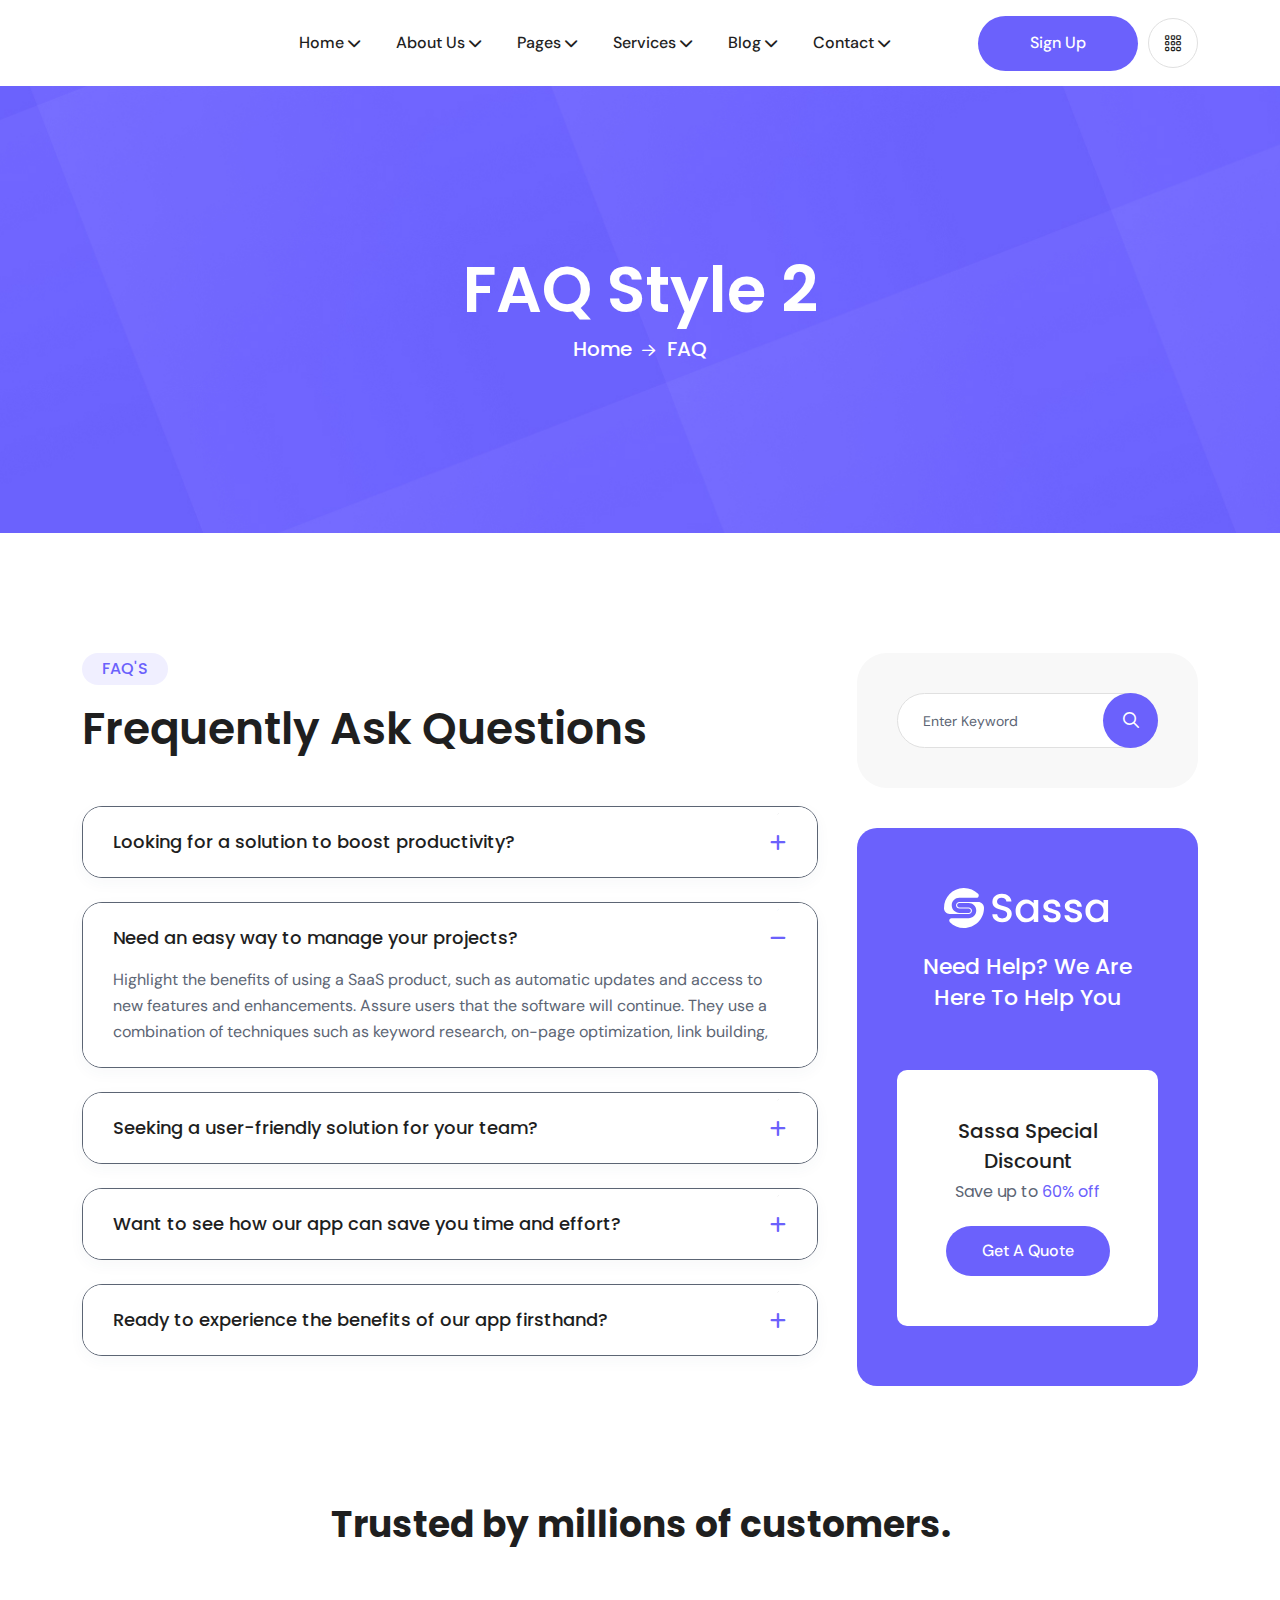
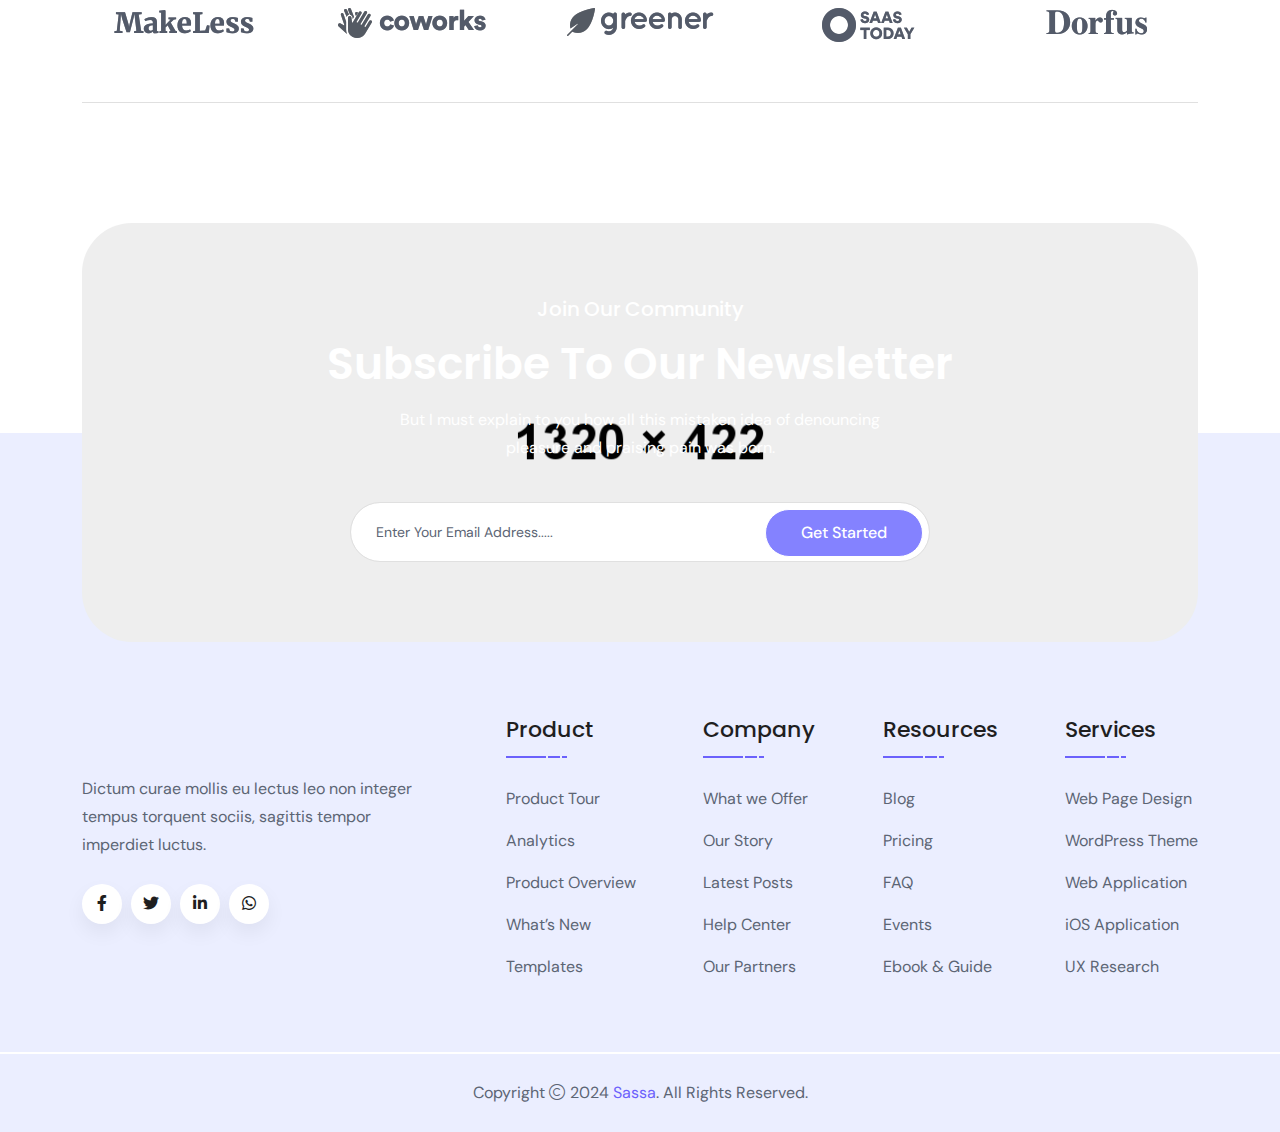
<file: faq-2.html>
<!doctype html>
<html class="no-js" lang="zxx">

<head>
    <meta charset="utf-8">
    <meta http-equiv="x-ua-compatible" content="ie=edge">
    <title>Sassa - Saas Startup Multipurpose HTML Template - FAQ Style 2</title>
    <meta name="author" content="Themeholy">
    <meta name="description" content="Sassa - Saas Startup Multipurpose HTML Template">
    <meta name="keywords" content="Sassa - Saas Startup Multipurpose HTML Template">
    <meta name="robots" content="INDEX,FOLLOW">

    <!-- Mobile Specific Metas -->
    <meta name="viewport" content="width=device-width, initial-scale=1, shrink-to-fit=no">

    <!-- Favicons - Place favicon.ico in the root directory -->
    <link rel="apple-touch-icon" sizes="57x57" href="assets/img/favicons/apple-icon-57x57.png">
    <link rel="apple-touch-icon" sizes="60x60" href="assets/img/favicons/apple-icon-60x60.png">
    <link rel="apple-touch-icon" sizes="72x72" href="assets/img/favicons/apple-icon-72x72.png">
    <link rel="apple-touch-icon" sizes="76x76" href="assets/img/favicons/apple-icon-76x76.png">
    <link rel="apple-touch-icon" sizes="114x114" href="assets/img/favicons/apple-icon-114x114.png">
    <link rel="apple-touch-icon" sizes="120x120" href="assets/img/favicons/apple-icon-120x120.png">
    <link rel="apple-touch-icon" sizes="144x144" href="assets/img/favicons/apple-icon-144x144.png">
    <link rel="apple-touch-icon" sizes="152x152" href="assets/img/favicons/apple-icon-152x152.png">
    <link rel="apple-touch-icon" sizes="180x180" href="assets/img/favicons/apple-icon-180x180.png">
    <link rel="icon" type="image/png" sizes="192x192" href="assets/img/favicons/android-icon-192x192.png">
    <link rel="icon" type="image/png" sizes="32x32" href="assets/img/favicons/favicon-32x32.png">
    <link rel="icon" type="image/png" sizes="96x96" href="assets/img/favicons/favicon-96x96.png">
    <link rel="icon" type="image/png" sizes="16x16" href="assets/img/favicons/favicon-16x16.png">
    <link rel="manifest" href="assets/img/favicons/manifest.json">
    <meta name="msapplication-TileColor" content="#ffffff">
    <meta name="msapplication-TileImage" content="assets/img/favicons/ms-icon-144x144.png">
    <meta name="theme-color" content="#ffffff">

    <!--==============================
	  Google Fonts
	============================== -->
    <link rel="preconnect" href="https://fonts.googleapis.com">
    <link rel="preconnect" href="https://fonts.gstatic.com" crossorigin>
    <link href="https://fonts.googleapis.com/css2?family=DM+Sans:ital,opsz,wght@0,9..40,100..1000;1,9..40,100..1000&family=Poppins:ital,wght@0,100;0,200;0,300;0,400;0,500;0,600;0,700;0,800;0,900;1,100;1,200;1,300;1,400;1,500;1,600;1,700;1,800;1,900&display=swap" rel="stylesheet">

    <!--==============================
	    All CSS File
	============================== -->
    <!-- Bootstrap -->
    <link rel="stylesheet" href="assets/css/bootstrap.min.css">
    <!-- Fontawesome Icon -->
    <link rel="stylesheet" href="assets/css/fontawesome.min.css">
    <!-- Magnific Popup -->
    <link rel="stylesheet" href="assets/css/magnific-popup.min.css">
    <!-- Swiper Slider -->
    <link rel="stylesheet" href="assets/css/swiper-bundle.min.css">
    <!-- Theme Custom CSS -->
    <link rel="stylesheet" href="assets/css/style.css">

</head>

<body>




    <!--[if lte IE 9]>
    	<p class="browserupgrade">You are using an <strong>outdated</strong> browser. Please <a href="https://browsehappy.com/">upgrade your browser</a> to improve your experience and security.</p>
  <![endif]-->



    <!--********************************
   		Code Start From Here 
	******************************** -->

    <!--==============================
     Preloader
  ==============================-->
    <div id="preloader" class="preloader ">
        <button class="th-btn th-radius preloaderCls">Cancel Preloader </button>
        <div class="preloader">
            <div class="loading-container">
                <div class="loading"></div>
                <div class="preloader-logo">
                    <a class="icon-masking" href="home-hr-management.html"><span data-mask-src="assets/img/preloader.svg" class="mask-icon"></span><img src="assets/img/preloader.svg" alt="Sassa"></a>
                </div>
            </div>
        </div>
    </div><!--==============================
    Sidemenu
============================== -->
    <div class="sidemenu-wrapper d-none d-lg-block ">
        <div class="sidemenu-content">
            <button class="closeButton sideMenuCls"><i class="far fa-times"></i></button>
            <div class="widget footer-widget">
                <h3 class="widget_title">About Company</h3>
                <div class="th-widget-about">
                    <p class="about-text">Professionally redefine transparent ROI through low-risk high-yield imperatives. Progressively create empowered. cost effective users via team driven.</p>
                    <div class="th-social">
                        <a href="https://www.facebook.com/"><i class="fab fa-facebook-f"></i></a>
                        <a href="https://www.twitter.com/"><i class="fab fa-twitter"></i></a>
                        <a href="https://www.linkedin.com/"><i class="fab fa-linkedin-in"></i></a>
                        <a href="https://www.whatsapp.com/"><i class="fab fa-whatsapp"></i></a>
                        <a href="https://www.youtube.com/"><i class="fab fa-youtube"></i></a>
                    </div>
                </div>
            </div>
            <div class="widget footer-widget">
                <h3 class="widget_title">Recent Posts</h3>
                <div class="recent-post-wrap">
                    <div class="recent-post">
                        <div class="media-img">
                            <a href="blog-details.html"><img src="assets/img/blog/recent-post-1-1.jpg" alt="Blog Image"></a>
                        </div>
                        <div class="media-body">
                            <h4 class="post-title"><a class="text-inherit" href="blog-details.html">The Benefits of Managed IT Services post could</a></h4>
                            <div class="recent-post-meta">
                                <a href="blog.html">21 July, 2024</a>
                            </div>
                        </div>
                    </div>
                    <div class="recent-post">
                        <div class="media-img">
                            <a href="blog-details.html"><img src="assets/img/blog/recent-post-1-2.jpg" alt="Blog Image"></a>
                        </div>
                        <div class="media-body">
                            <h4 class="post-title"><a class="text-inherit" href="blog-details.html">The Benefits of Managed IT Services post could</a></h4>
                            <div class="recent-post-meta">
                                <a href="blog.html">22 July, 2024</a>
                            </div>
                        </div>
                    </div>
                    <div class="recent-post">
                        <div class="media-img">
                            <a href="blog-details.html"><img src="assets/img/blog/recent-post-1-3.jpg" alt="Blog Image"></a>
                        </div>
                        <div class="media-body">
                            <h4 class="post-title"><a class="text-inherit" href="blog-details.html">The Benefits of Managed IT Services post could</a></h4>
                            <div class="recent-post-meta">
                                <a href="blog.html">23 July, 2024</a>
                            </div>
                        </div>
                    </div>
                </div>
            </div>
            <div class="widget footer-widget">
                <h3 class="widget_title">Get In Touch</h3>
                <div class="th-widget-contact">
                    <div class="info-box">
                        <div class="box-icon">
                            <img src="assets/img/icon/location.svg" alt="">
                        </div>
                        <p class="box-text">55 Main Street, 2nd block Malborne, Australia</p>
                    </div>
                    <div class="info-box">
                        <div class="box-icon">
                            <img src="assets/img/icon/mail.svg" alt="">
                        </div>
                        <p class="box-text">
                            <a href="mailto:info@Sassa.com" class="box-link">info@Sassa.com</a>
                            <a href="mailto:info.example@Sassa.com" class="box-link">info.example@Sassa.com</a>
                        </p>
                    </div>
                    <div class="info-box">
                        <div class="box-icon">
                            <img src="assets/img/icon/call.svg" alt="">
                        </div>
                        <p class="box-text">
                            <a href="tel:+16365414789" class="box-link">+163 6541 4789</a>
                        </p>
                    </div>
                </div>
            </div>
        </div>
    </div> <!--==============================
    Mobile Menu
  ============================== -->
    <div class="th-menu-wrapper">
        <div class="th-menu-area text-center">
            <button class="th-menu-toggle"><i class="fal fa-times"></i></button>
            <div class="mobile-logo">
                <a href="home-hr-management.html"><img src="assets/img/logo.svg" alt="Sassa"></a>
            </div>

            <div class="th-mobile-menu">
                <ul>
                    <li class="menu-item-has-children">
                        <a href="home-hr-management.html">Home</a>
                        <ul class="sub-menu">
                            <li><a href="home-hr-management.html">Home HR Management</a></li>
                            <li><a href="home-crm-software.html">Home CRM Software</a></li>
                            <li><a href="home-digital-agency.html">Home Digital Agency</a></li>
                            <li><a href="home-job-portal.html">Home Job Portal</a></li>
                            <li><a href="home-sass-landing.html">Home Sass Landing</a></li>
                            <li><a href="home-app-landing.html">Home App Landing</a></li>
                            <li><a href="home-seo-agency.html">Home SEO Agency</a></li>

                        </ul>
                    </li>
                    <li class="menu-item-has-children">
                        <a href="#">About Us</a>
                        <ul class="sub-menu">
                            <li><a href="about.html">About Us Style 1</a></li>
                            <li><a href="about-2.html">About Us Style 2</a></li>
                        </ul>
                    </li>
                    <li class="menu-item-has-children">
                        <a href="#">Pages</a>
                        <ul class="sub-menu">
                            <li><a href="job.html">Job Page</a></li>
                            <li><a href="job-details.html">Job Details</a></li>
                            <li><a href="team.html">Team Style 1</a></li>
                            <li><a href="team-2.html">Team Style 2</a></li>
                            <li><a href="team-details.html">Team Details</a></li>
                            <li><a href="portfolio.html">Portfolio Style 1</a></li>
                            <li><a href="portfolio-2.html">Portfolio Style 2</a></li>
                            <li><a href="portfolio-details.html">Portfolio Details</a></li>
                            <li><a href="pricing.html">Price Table Style 1</a></li>
                            <li><a href="pricing-2.html">Price Table Style 2</a></li>
                            <li><a href="faq.html">FAQ Style 1</a></li>
                            <li><a href="faq-2.html">FAQ Style 2</a></li>
                            <li><a href="error.html">Error Page</a></li>
                        </ul>
                    </li>
                    <li class="menu-item-has-children">
                        <a href="#">Services</a>
                        <ul class="sub-menu">
                            <li><a href="service.html">Services style 1</a></li>
                            <li><a href="service-2.html">Services style 2</a></li>
                            <li><a href="service-details.html">Services Details</a></li>
                        </ul>
                    </li>
                    <li class="menu-item-has-children">
                        <a href="#">Blog</a>
                        <ul class="sub-menu">
                            <li><a href="blog.html">Blog</a></li>
                            <li><a href="blog-details.html">Blog Details</a></li>
                        </ul>
                    </li>
                    <li class="menu-item-has-children">
                        <a href="#">Contact</a>
                        <ul class="sub-menu">
                            <li><a href="contact.html">Contact Us Style 1</a></li>
                            <li><a href="contact-2.html">Contact Us Style 2</a></li>
                        </ul>
                    </li>
                </ul>
            </div>
        </div>
    </div><!--==============================
	Header Area
==============================-->
    <header class="th-header default-header">
        <div class="sticky-wrapper">
            <!-- Main Menu Area -->
            <div class="menu-area">
                <div class="container">
                    <div class="row align-items-center justify-content-between">
                        <div class="col-auto">
                            <div class="header-logo">
                                <a class="icon-masking" href="home-hr-management.html"><span data-mask-src="assets/img/logo.svg" class="mask-icon"></span><img src="assets/img/logo.svg" alt="Sassa"></a>
                            </div>
                        </div>
                        <div class="col-auto">
                            <nav class="main-menu style2 d-none d-lg-inline-block">
                                <ul>
                                    <li class="menu-item-has-children">
                                        <a href="home-hr-management.html">Home</a>
                                        <ul class="sub-menu">
                                            <li><a href="home-hr-management.html">Home HR Management</a></li>
                                            <li><a href="home-crm-software.html">Home CRM Software</a></li>
                                            <li><a href="home-digital-agency.html">Home Digital Agency</a></li>
                                            <li><a href="home-job-portal.html">Home Job Portal</a></li>
                                            <li><a href="home-sass-landing.html">Home Sass Landing</a></li>
                                            <li><a href="home-app-landing.html">Home App Landing</a></li>
                                            <li><a href="home-seo-agency.html">Home SEO Agency</a></li>

                                        </ul>
                                    </li>
                                    <li class="menu-item-has-children">
                                        <a href="#">About Us</a>
                                        <ul class="sub-menu">
                                            <li><a href="about.html">About Us Style 1</a></li>
                                            <li><a href="about-2.html">About Us Style 2</a></li>
                                        </ul>
                                    </li>
                                    <li class="menu-item-has-children">
                                        <a href="#">Pages</a>
                                        <ul class="sub-menu">
                                            <li><a href="job.html">Job Page</a></li>
                                            <li><a href="job-details.html">Job Details</a></li>
                                            <li><a href="team.html">Team Style 1</a></li>
                                            <li><a href="team-2.html">Team Style 2</a></li>
                                            <li><a href="team-details.html">Team Details</a></li>
                                            <li><a href="portfolio.html">Portfolio Style 1</a></li>
                                            <li><a href="portfolio-2.html">Portfolio Style 2</a></li>
                                            <li><a href="portfolio-details.html">Portfolio Details</a></li>
                                            <li><a href="pricing.html">Price Table Style 1</a></li>
                                            <li><a href="pricing-2.html">Price Table Style 2</a></li>
                                            <li><a href="faq.html">FAQ Style 1</a></li>
                                            <li><a href="faq-2.html">FAQ Style 2</a></li>
                                            <li><a href="error.html">Error Page</a></li>
                                        </ul>
                                    </li>
                                    <li class="menu-item-has-children">
                                        <a href="#">Services</a>
                                        <ul class="sub-menu">
                                            <li><a href="service.html">Services style 1</a></li>
                                            <li><a href="service-2.html">Services style 2</a></li>
                                            <li><a href="service-details.html">Services Details</a></li>
                                        </ul>
                                    </li>
                                    <li class="menu-item-has-children">
                                        <a href="#">Blog</a>
                                        <ul class="sub-menu">
                                            <li><a href="blog.html">Blog</a></li>
                                            <li><a href="blog-details.html">Blog Details</a></li>
                                        </ul>
                                    </li>
                                    <li class="menu-item-has-children">
                                        <a href="#">Contact</a>
                                        <ul class="sub-menu">
                                            <li><a href="contact.html">Contact Us Style 1</a></li>
                                            <li><a href="contact-2.html">Contact Us Style 2</a></li>
                                        </ul>
                                    </li>
                                </ul>
                            </nav>
                            <div class="header-button">
                                <button type="button" class="th-menu-toggle d-inline-block d-lg-none"><i class="far fa-bars"></i></button>
                            </div>
                        </div>
                        <div class="col-auto d-none d-lg-block">
                            <div class="header-button">
                                <a href="contact.html" class="th-btn">Sign Up</a>
                                <a href="#" class="icon-btn sideMenuToggler"><i class="fa-light fa-grid"></i></a>
                            </div>
                        </div>
                    </div>
                </div>
            </div>
        </div>
    </header><!--==============================
    Breadcumb
============================== -->
    <div class="breadcumb-wrapper " data-bg-src="assets/img/bg/breadcumb-bg.jpg">
        <div class="container">
            <div class="breadcumb-content">
                <h1 class="breadcumb-title">FAQ Style 2</h1>
                <ul class="breadcumb-menu">
                    <li><a href="home-hr-management.html">Home</a></li>
                    <li>FAQ</li>
                </ul>
            </div>
        </div>
    </div><!--==============================
Faq Area
==============================-->
    <div class="overflow-hidden space" id="faq-sec">
        <div class="container">
            <div class="row justify-content-center">
                <div class="col-lg-8">
                    <div class="title-area">
                        <span class="sub-title">FAQ'S</span>
                        <h2 class="sec-title">Frequently Ask Questions</h2>
                    </div>
                    <div class="accordion-area accordion" id="faqAccordion">


                        <div class="accordion-card style3 style1 ">
                            <div class="accordion-header" id="collapse-item-1">
                                <button class="accordion-button collapsed" type="button" data-bs-toggle="collapse" data-bs-target="#collapse-1" aria-expanded="false" aria-controls="collapse-1">Looking for a solution to boost productivity?</button>
                            </div>
                            <div id="collapse-1" class="accordion-collapse collapse " aria-labelledby="collapse-item-1" data-bs-parent="#faqAccordion">
                                <div class="accordion-body">
                                    <p class="faq-text">Highlight the benefits of using a SaaS product, such as automatic updates and access to new features and enhancements. Assure users that the software will continue. They use a combination of techniques such as keyword research, on-page optimization, link building,</p>
                                </div>
                            </div>
                        </div>


                        <div class="accordion-card style3 style1 active">
                            <div class="accordion-header" id="collapse-item-2">
                                <button class="accordion-button " type="button" data-bs-toggle="collapse" data-bs-target="#collapse-2" aria-expanded="true" aria-controls="collapse-2">Need an easy way to manage your projects?</button>
                            </div>
                            <div id="collapse-2" class="accordion-collapse collapse show" aria-labelledby="collapse-item-2" data-bs-parent="#faqAccordion">
                                <div class="accordion-body">
                                    <p class="faq-text">Highlight the benefits of using a SaaS product, such as automatic updates and access to new features and enhancements. Assure users that the software will continue. They use a combination of techniques such as keyword research, on-page optimization, link building,</p>
                                </div>
                            </div>
                        </div>


                        <div class="accordion-card style3 style1 ">
                            <div class="accordion-header" id="collapse-item-3">
                                <button class="accordion-button collapsed" type="button" data-bs-toggle="collapse" data-bs-target="#collapse-3" aria-expanded="false" aria-controls="collapse-3">Seeking a user-friendly solution for your team?</button>
                            </div>
                            <div id="collapse-3" class="accordion-collapse collapse " aria-labelledby="collapse-item-3" data-bs-parent="#faqAccordion">
                                <div class="accordion-body">
                                    <p class="faq-text">Highlight the benefits of using a SaaS product, such as automatic updates and access to new features and enhancements. Assure users that the software will continue. They use a combination of techniques such as keyword research, on-page optimization, link building,</p>
                                </div>
                            </div>
                        </div>


                        <div class="accordion-card style3 style1 ">
                            <div class="accordion-header" id="collapse-item-4">
                                <button class="accordion-button collapsed" type="button" data-bs-toggle="collapse" data-bs-target="#collapse-4" aria-expanded="false" aria-controls="collapse-4">Want to see how our app can save you time and effort?</button>
                            </div>
                            <div id="collapse-4" class="accordion-collapse collapse " aria-labelledby="collapse-item-4" data-bs-parent="#faqAccordion">
                                <div class="accordion-body">
                                    <p class="faq-text">Highlight the benefits of using a SaaS product, such as automatic updates and access to new features and enhancements. Assure users that the software will continue. They use a combination of techniques such as keyword research, on-page optimization, link building,</p>
                                </div>
                            </div>
                        </div>


                        <div class="accordion-card style3 style1 ">
                            <div class="accordion-header" id="collapse-item-5">
                                <button class="accordion-button collapsed" type="button" data-bs-toggle="collapse" data-bs-target="#collapse-5" aria-expanded="false" aria-controls="collapse-5">Ready to experience the benefits of our app firsthand?</button>
                            </div>
                            <div id="collapse-5" class="accordion-collapse collapse " aria-labelledby="collapse-item-5" data-bs-parent="#faqAccordion">
                                <div class="accordion-body">
                                    <p class="faq-text">Highlight the benefits of using a SaaS product, such as automatic updates and access to new features and enhancements. Assure users that the software will continue. They use a combination of techniques such as keyword research, on-page optimization, link building,</p>
                                </div>
                            </div>
                        </div>
                    </div>
                </div>
                <div class="col-lg-4">
                    <aside class="sidebar-area style2">
                        <div class="widget widget_search   ">
                            <form class="search-form">
                                <input type="text" placeholder="Enter Keyword">
                                <button type="submit"><i class="far fa-search"></i></button>
                            </form>
                        </div>
                        <div class="widget widget_offer  ">
                            <div class="offer-banner">
                                <div class="banner-logo">
                                    <img src="assets/img/logo-white2.svg" alt="Sassa">
                                </div>
                                <h5 class="banner-title">Need Help? We Are Here To Help You</h5>
                                <div class="offer">
                                    <h6 class="offer-title">Sassa Special Discount</h6>
                                    <p class="offer-text">Save up to <span class="text-theme">60% off</span></p>
                                    <a href="contact.html" class="th-btn">Get A Quote</a>
                                </div>
                            </div>
                        </div>
                    </aside>
                </div>
            </div>
        </div>
    </div><!--==============================
Brand Area  
==============================-->
    <div class="brand-sec4 overflow-hidden space-bottom">
        <div class="container">
            <div class="title-area mb-60 text-center">
                <h3 class=" mt-n1">Trusted by millions of customers.</h3>
            </div>
            <div class="slider-area text-center">
                <div class="swiper th-slider brand-slider1" id="brandSlider1" data-slider-options='{"breakpoints":{"0":{"slidesPerView":2},"576":{"slidesPerView":"2"},"768":{"slidesPerView":"3"},"992":{"slidesPerView":"4"},"1200":{"slidesPerView":"5"},"1400":{"slidesPerView":"6"}}}'>
                    <div class="swiper-wrapper">
                        <div class="swiper-slide">
                            <a href="about.html" class="brand-box">
                                <img src="assets/img/brand/brand_1_1.svg" alt="Brand Logo">
                            </a>
                        </div>
                        <div class="swiper-slide">
                            <a href="about.html" class="brand-box">
                                <img src="assets/img/brand/brand_1_2.svg" alt="Brand Logo">
                            </a>
                        </div>
                        <div class="swiper-slide">
                            <a href="about.html" class="brand-box">
                                <img src="assets/img/brand/brand_1_3.svg" alt="Brand Logo">
                            </a>
                        </div>
                        <div class="swiper-slide">
                            <a href="about.html" class="brand-box">
                                <img src="assets/img/brand/brand_1_4.svg" alt="Brand Logo">
                            </a>
                        </div>
                        <div class="swiper-slide">
                            <a href="about.html" class="brand-box">
                                <img src="assets/img/brand/brand_1_5.svg" alt="Brand Logo">
                            </a>
                        </div>
                        <div class="swiper-slide">
                            <a href="about.html" class="brand-box">
                                <img src="assets/img/brand/brand_1_6.svg" alt="Brand Logo">
                            </a>
                        </div>
                        <div class="swiper-slide">
                            <a href="about.html" class="brand-box">
                                <img src="assets/img/brand/brand_1_1.svg" alt="Brand Logo">
                            </a>
                        </div>
                        <div class="swiper-slide">
                            <a href="about.html" class="brand-box">
                                <img src="assets/img/brand/brand_1_2.svg" alt="Brand Logo">
                            </a>
                        </div>
                        <div class="swiper-slide">
                            <a href="about.html" class="brand-box">
                                <img src="assets/img/brand/brand_1_3.svg" alt="Brand Logo">
                            </a>
                        </div>
                        <div class="swiper-slide">
                            <a href="about.html" class="brand-box">
                                <img src="assets/img/brand/brand_1_4.svg" alt="Brand Logo">
                            </a>
                        </div>
                        <div class="swiper-slide">
                            <a href="about.html" class="brand-box">
                                <img src="assets/img/brand/brand_1_5.svg" alt="Brand Logo">
                            </a>
                        </div>
                        <div class="swiper-slide">
                            <a href="about.html" class="brand-box">
                                <img src="assets/img/brand/brand_1_6.svg" alt="Brand Logo">
                            </a>
                        </div>
                    </div>

                </div>
            </div>
        </div>
    </div><!--==============================
Cta Area  
==============================-->
    <section class="cta-sec" data-pos-for=".footer-wrapper" data-sec-pos="bottom-half">
        <div class="container">
            <div class="cta-area space-extra2 bg-theme text-center" data-bg-src="assets/img/bg/cta_shape_1.png">
                <div class="row justify-content-center">
                    <div class="col-lg-7">
                        <div class="title-area mb-25 mt-n2 text-center">
                            <span class="sub-title sub-title6">Join Our Community</span>
                            <h2 class="sec-title text-white">Subscribe to our newsletter</h2>
                            <p class="cta-text">But I must explain to you how all this mistaken idea of denouncing pleasure and praising pain was born.</p>
                        </div>
                        <form class="newsletter-form">
                            <input class="form-control" type="email" placeholder="Enter Your Email Address....." required="">
                            <button type="submit" class="th-btn style4">Get Started</button>
                        </form>
                    </div>
                </div>
            </div>
        </div>
    </section><!--==============================
	Footer Area
==============================-->
    <footer class="footer-wrapper bg-smoke3 default-footer">
        <div class="widget-area">
            <div class="container">
                <div class="row justify-content-between">
                    <div class="col-md-6 col-xxl-3 col-xl-4">
                        <div class="widget footer-widget">
                            <div class="th-widget-about">
                                <div class="about-logo">
                                    <a class="icon-masking" href="index.html"><span data-mask-src="assets/img/logo.svg" class="mask-icon"></span><img src="assets/img/logo.svg" alt="Sassa"></a>
                                </div>
                                <p class="about-text">Dictum curae mollis eu lectus leo non integer tempus torquent sociis, sagittis tempor imperdiet luctus.</p>
                                <div class="th-social">
                                    <a href="https://www.facebook.com/"><i class="fab fa-facebook-f"></i></a>
                                    <a href="https://www.twitter.com/"><i class="fab fa-twitter"></i></a>
                                    <a href="https://www.linkedin.com/"><i class="fab fa-linkedin-in"></i></a>
                                    <a href="https://www.whatsapp.com/"><i class="fab fa-whatsapp"></i></a>
                                </div>
                            </div>
                        </div>
                    </div>
                    <div class="col-md-6 col-xl-auto">
                        <div class="widget widget_nav_menu footer-widget">
                            <h3 class="widget_title">Product</h3>
                            <div class="menu-all-pages-container">
                                <ul class="menu">
                                    <li><a href="about.html">Product Tour</a></li>
                                    <li><a href="contact.html"> Analytics</a></li>
                                    <li><a href="contact.html"> Product Overview</a></li>
                                    <li><a href="contact.html"> What’s New</a></li>
                                    <li><a href="contact.html">Templates</a></li>
                                </ul>
                            </div>
                        </div>
                    </div>
                    <div class="col-md-6 col-xl-auto">
                        <div class="widget widget_nav_menu footer-widget">
                            <h3 class="widget_title">Company</h3>
                            <div class="menu-all-pages-container">
                                <ul class="menu">
                                    <li><a href="about.html">What we Offer</a></li>
                                    <li><a href="contact.html">Our Story</a></li>
                                    <li><a href="blog.html">Latest Posts</a></li>
                                    <li><a href="contact.html">Help Center</a></li>
                                    <li><a href="contact.html">Our Partners</a></li>
                                </ul>
                            </div>
                        </div>
                    </div>
                    <div class="col-md-6 col-xl-auto">
                        <div class="widget widget_nav_menu footer-widget">
                            <h3 class="widget_title">Resources</h3>
                            <div class="menu-all-pages-container">
                                <ul class="menu">
                                    <li><a href="blog.html">Blog</a></li>
                                    <li><a href="pricing.html">Pricing</a></li>
                                    <li><a href="faq.html">FAQ</a></li>
                                    <li><a href="portfolio.html">Events</a></li>
                                    <li><a href="contact.html">Ebook & Guide</a></li>
                                </ul>
                            </div>
                        </div>
                    </div>
                    <div class="col-md-6 col-xl-auto">
                        <div class="widget widget_nav_menu footer-widget">
                            <h3 class="widget_title">Services</h3>
                            <div class="menu-all-pages-container">
                                <ul class="menu">
                                    <li><a href="service-details.html">Web Page Design </a></li>
                                    <li><a href="service-details.html">WordPress Theme </a></li>
                                    <li><a href="service-details.html">Web Application </a></li>
                                    <li><a href="service-details.html">iOS Application</a></li>
                                    <li><a href="service-details.html">UX Research</a></li>
                                </ul>
                            </div>
                        </div>
                    </div>
                </div>
            </div>
        </div>
        <div class="copyright-wrap text-center">
            <div class="container">
                <p class="copyright-text">Copyright <i class="fal fa-copyright"></i> 2024 <a href="https://themeforest.net/user/themeholy">Sassa</a>. All Rights Reserved.</p>
            </div>
        </div>
    </footer>

    <!--********************************
			Code End  Here 
	******************************** -->

    <!-- Scroll To Top -->
    <div class="scroll-top">
        <svg class="progress-circle svg-content" width="100%" height="100%" viewBox="-1 -1 102 102">
            <path d="M50,1 a49,49 0 0,1 0,98 a49,49 0 0,1 0,-98" style="transition: stroke-dashoffset 10ms linear 0s; stroke-dasharray: 307.919, 307.919; stroke-dashoffset: 307.919;">
            </path>
        </svg>
    </div>

    <!--==============================
    All Js File
============================== -->
    <!-- Jquery -->
    <script src="assets/js/vendor/jquery-3.7.1.min.js"></script>
    <!-- Swiper Slider -->
    <script src="assets/js/swiper-bundle.min.js"></script>
    <!-- Bootstrap -->
    <script src="assets/js/bootstrap.min.js"></script>
    <!-- Magnific Popup -->
    <script src="assets/js/jquery.magnific-popup.min.js"></script>
    <!-- Counter Up -->
    <script src="assets/js/jquery.counterup.min.js"></script>
    <!-- Circle Progress -->
    <script src="assets/js/circle-progress.js"></script>
    <!-- Range Slider -->
    <script src="assets/js/jquery-ui.min.js"></script>
    <!-- Imagesloadedr -->
    <script src="assets/js/imagesloaded.pkgd.min.js"></script>
    <!-- isotope -->
    <script src="assets/js/isotope.pkgd.min.js"></script>
    <!-- Tilt.jquery -->
    <script src="assets/js/tilt.jquery.min.js"></script>
    <!-- Nice-select -->
    <script src="assets/js/nice-select.min.js"></script>
    <!-- wow -->
    <script src="assets/js/wow.min.js"></script>

    <!-- Main Js File -->
    <script src="assets/js/main.js"></script>

</body>

</html>
</file>
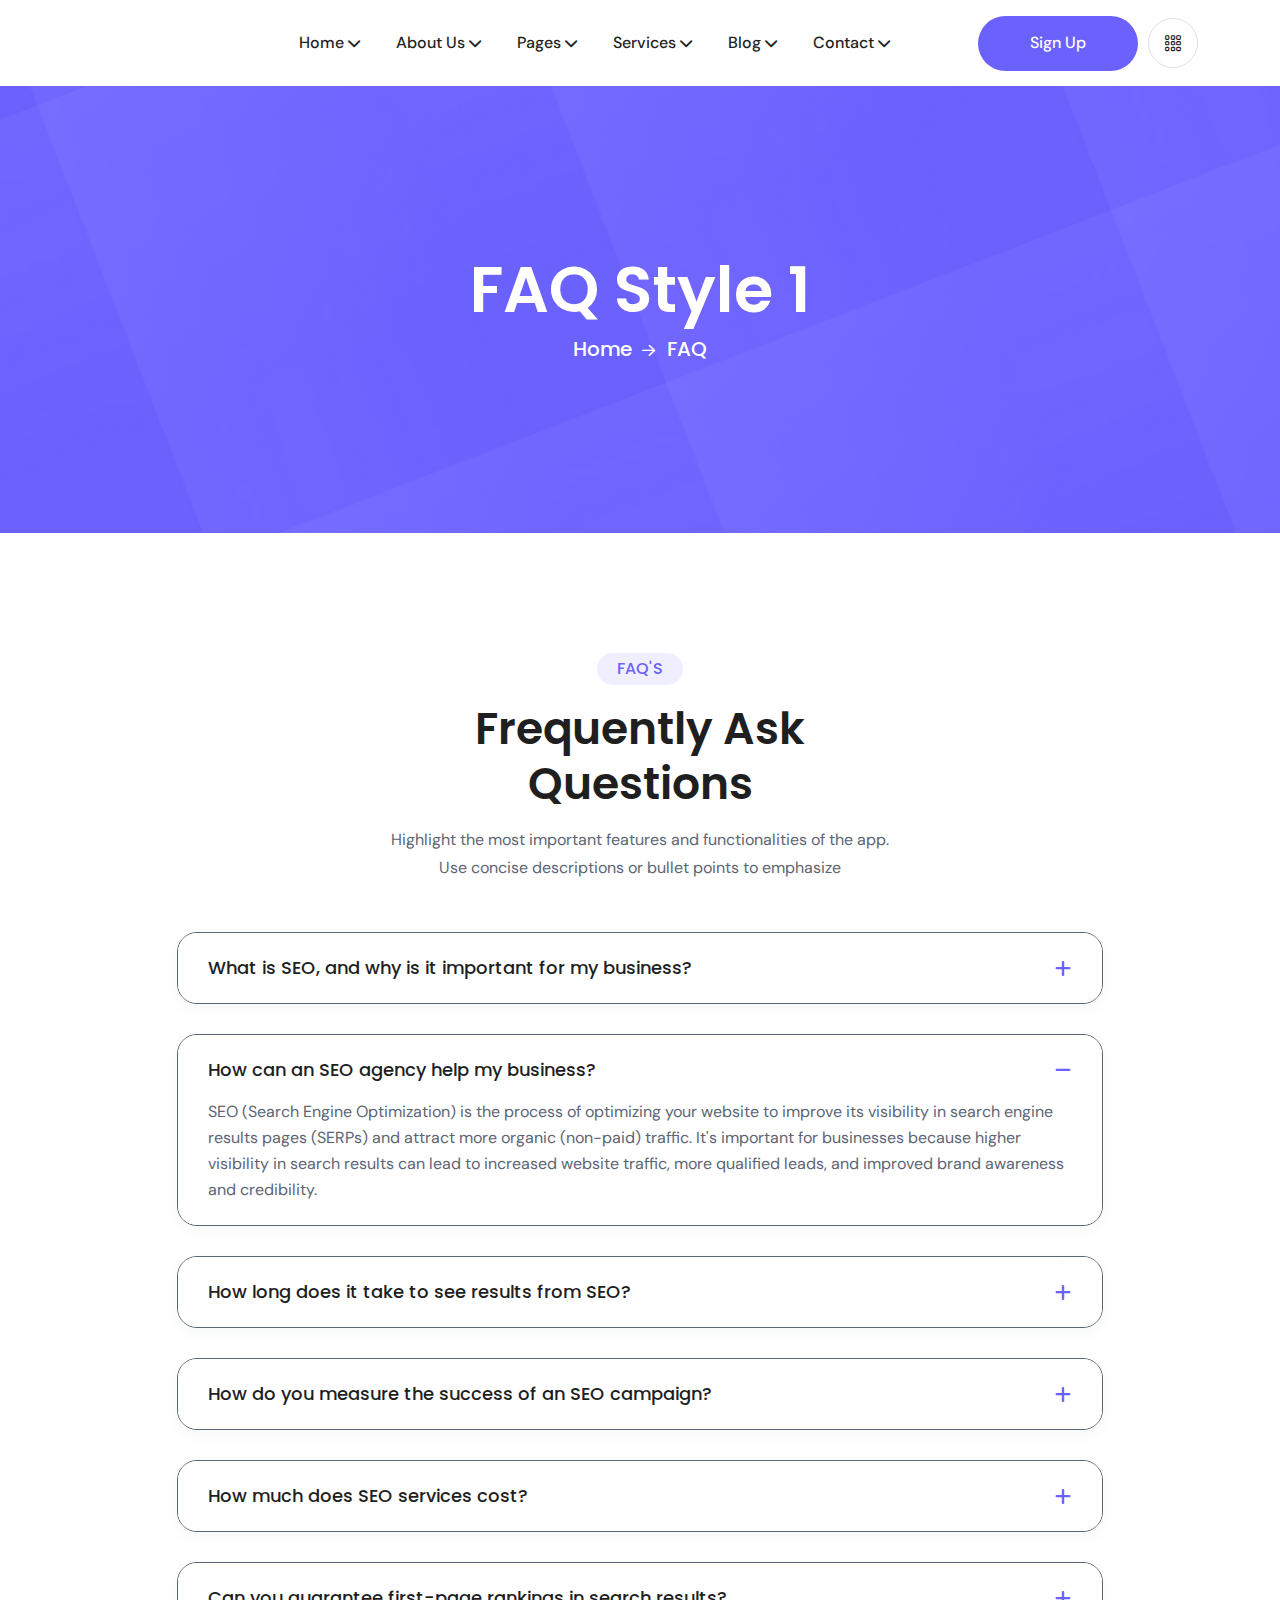
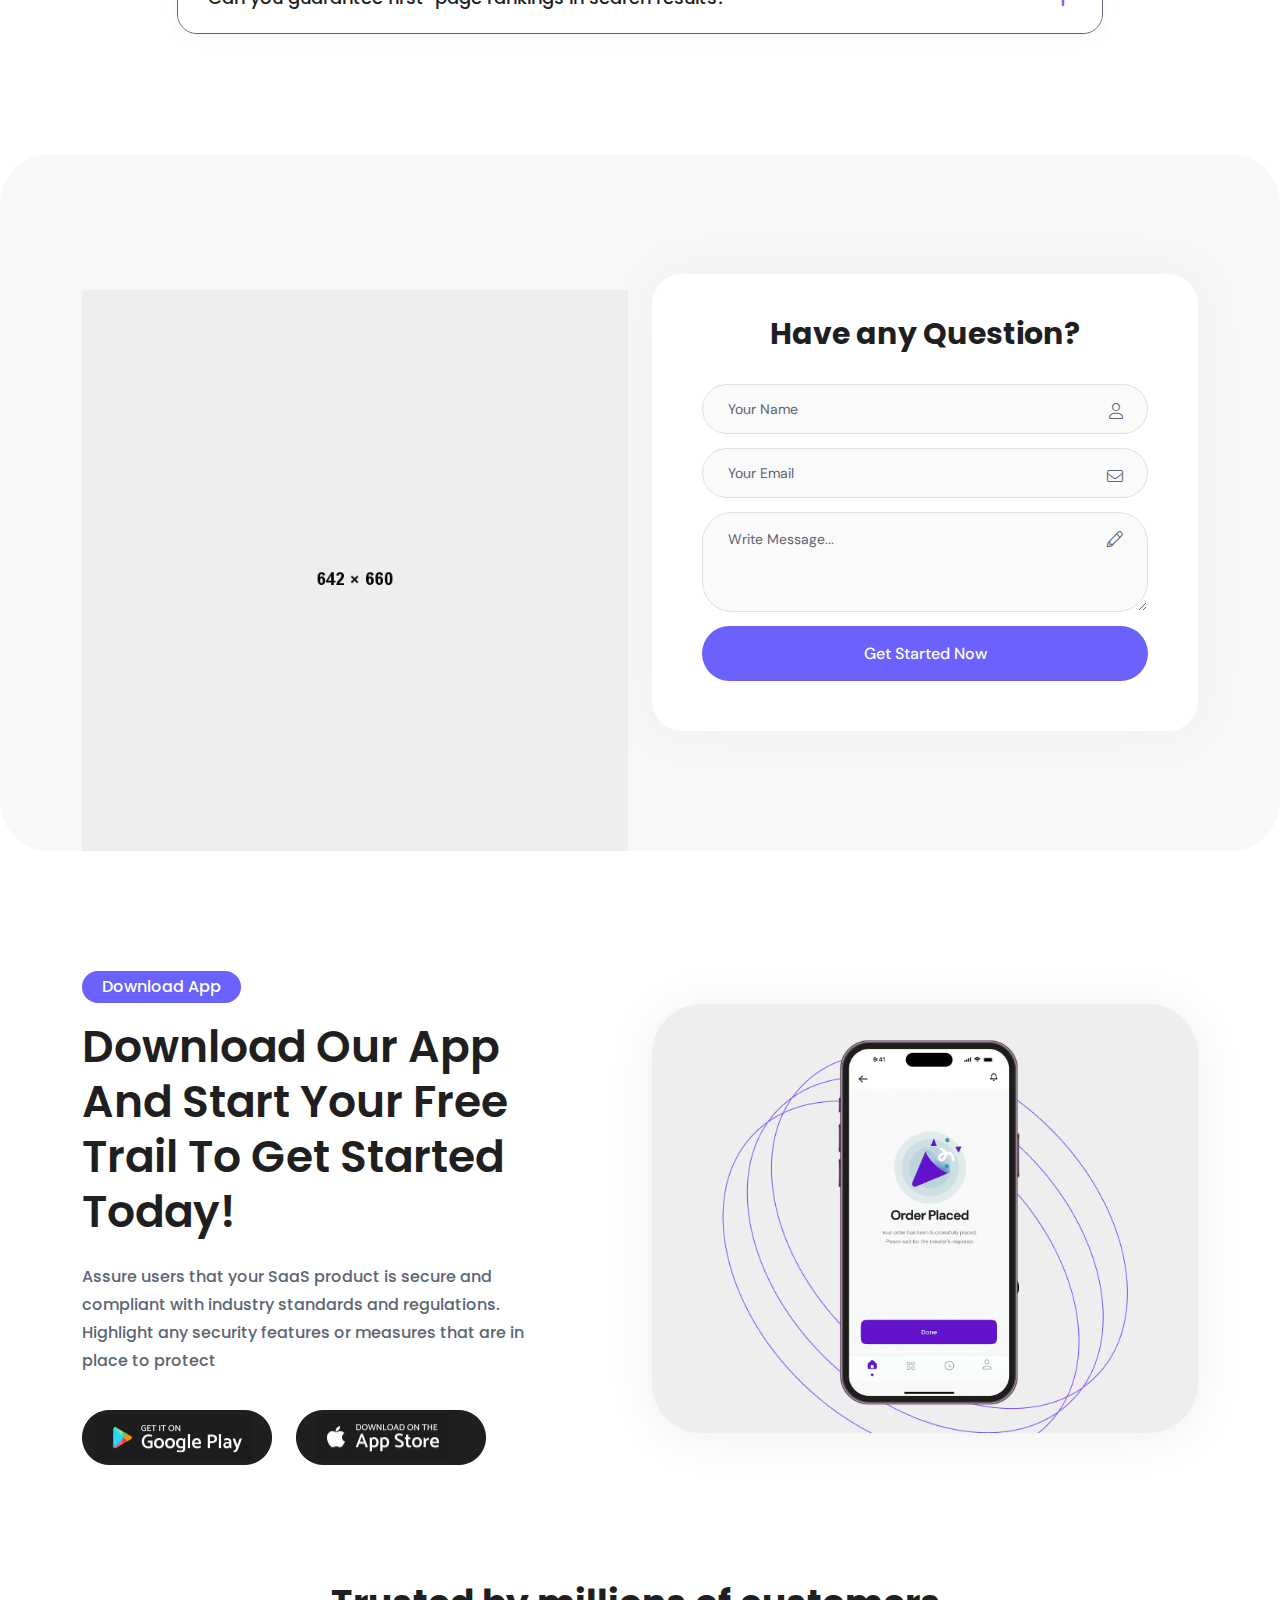
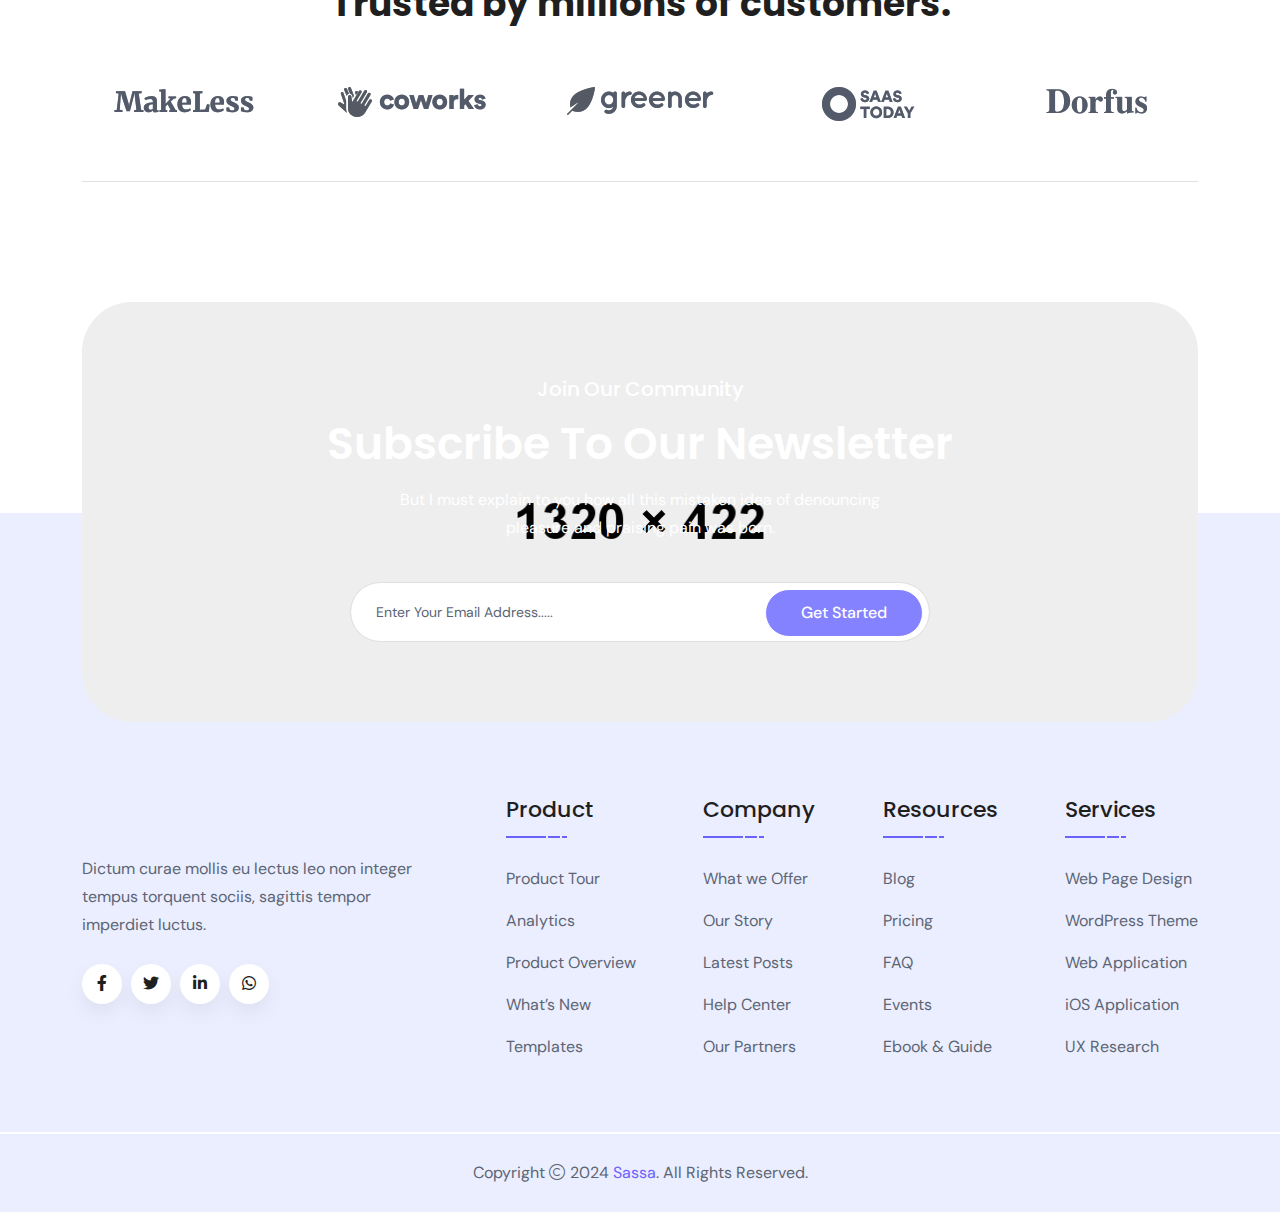
<file: faq.html>
<!doctype html>
<html class="no-js" lang="zxx">

<head>
    <meta charset="utf-8">
    <meta http-equiv="x-ua-compatible" content="ie=edge">
    <title>Sassa - Saas Startup Multipurpose HTML Template - FAQ Style 1</title>
    <meta name="author" content="Themeholy">
    <meta name="description" content="Sassa - Saas Startup Multipurpose HTML Template">
    <meta name="keywords" content="Sassa - Saas Startup Multipurpose HTML Template">
    <meta name="robots" content="INDEX,FOLLOW">

    <!-- Mobile Specific Metas -->
    <meta name="viewport" content="width=device-width, initial-scale=1, shrink-to-fit=no">

    <!-- Favicons - Place favicon.ico in the root directory -->
    <link rel="apple-touch-icon" sizes="57x57" href="assets/img/favicons/apple-icon-57x57.png">
    <link rel="apple-touch-icon" sizes="60x60" href="assets/img/favicons/apple-icon-60x60.png">
    <link rel="apple-touch-icon" sizes="72x72" href="assets/img/favicons/apple-icon-72x72.png">
    <link rel="apple-touch-icon" sizes="76x76" href="assets/img/favicons/apple-icon-76x76.png">
    <link rel="apple-touch-icon" sizes="114x114" href="assets/img/favicons/apple-icon-114x114.png">
    <link rel="apple-touch-icon" sizes="120x120" href="assets/img/favicons/apple-icon-120x120.png">
    <link rel="apple-touch-icon" sizes="144x144" href="assets/img/favicons/apple-icon-144x144.png">
    <link rel="apple-touch-icon" sizes="152x152" href="assets/img/favicons/apple-icon-152x152.png">
    <link rel="apple-touch-icon" sizes="180x180" href="assets/img/favicons/apple-icon-180x180.png">
    <link rel="icon" type="image/png" sizes="192x192" href="assets/img/favicons/android-icon-192x192.png">
    <link rel="icon" type="image/png" sizes="32x32" href="assets/img/favicons/favicon-32x32.png">
    <link rel="icon" type="image/png" sizes="96x96" href="assets/img/favicons/favicon-96x96.png">
    <link rel="icon" type="image/png" sizes="16x16" href="assets/img/favicons/favicon-16x16.png">
    <link rel="manifest" href="assets/img/favicons/manifest.json">
    <meta name="msapplication-TileColor" content="#ffffff">
    <meta name="msapplication-TileImage" content="assets/img/favicons/ms-icon-144x144.png">
    <meta name="theme-color" content="#ffffff">

    <!--==============================
	  Google Fonts
	============================== -->
    <link rel="preconnect" href="https://fonts.googleapis.com">
    <link rel="preconnect" href="https://fonts.gstatic.com" crossorigin>
    <link href="https://fonts.googleapis.com/css2?family=DM+Sans:ital,opsz,wght@0,9..40,100..1000;1,9..40,100..1000&family=Poppins:ital,wght@0,100;0,200;0,300;0,400;0,500;0,600;0,700;0,800;0,900;1,100;1,200;1,300;1,400;1,500;1,600;1,700;1,800;1,900&display=swap" rel="stylesheet">

    <!--==============================
	    All CSS File
	============================== -->
    <!-- Bootstrap -->
    <link rel="stylesheet" href="assets/css/bootstrap.min.css">
    <!-- Fontawesome Icon -->
    <link rel="stylesheet" href="assets/css/fontawesome.min.css">
    <!-- Magnific Popup -->
    <link rel="stylesheet" href="assets/css/magnific-popup.min.css">
    <!-- Swiper Slider -->
    <link rel="stylesheet" href="assets/css/swiper-bundle.min.css">
    <!-- Theme Custom CSS -->
    <link rel="stylesheet" href="assets/css/style.css">

</head>

<body>




    <!--[if lte IE 9]>
    	<p class="browserupgrade">You are using an <strong>outdated</strong> browser. Please <a href="https://browsehappy.com/">upgrade your browser</a> to improve your experience and security.</p>
  <![endif]-->



    <!--********************************
   		Code Start From Here 
	******************************** -->

    <!--==============================
     Preloader
  ==============================-->
    <div id="preloader" class="preloader ">
        <button class="th-btn th-radius preloaderCls">Cancel Preloader </button>
        <div class="preloader">
            <div class="loading-container">
                <div class="loading"></div>
                <div class="preloader-logo">
                    <a class="icon-masking" href="home-hr-management.html"><span data-mask-src="assets/img/preloader.svg" class="mask-icon"></span><img src="assets/img/preloader.svg" alt="Sassa"></a>
                </div>
            </div>
        </div>
    </div><!--==============================
    Sidemenu
============================== -->
    <div class="sidemenu-wrapper d-none d-lg-block ">
        <div class="sidemenu-content">
            <button class="closeButton sideMenuCls"><i class="far fa-times"></i></button>
            <div class="widget footer-widget">
                <h3 class="widget_title">About Company</h3>
                <div class="th-widget-about">
                    <p class="about-text">Professionally redefine transparent ROI through low-risk high-yield imperatives. Progressively create empowered. cost effective users via team driven.</p>
                    <div class="th-social">
                        <a href="https://www.facebook.com/"><i class="fab fa-facebook-f"></i></a>
                        <a href="https://www.twitter.com/"><i class="fab fa-twitter"></i></a>
                        <a href="https://www.linkedin.com/"><i class="fab fa-linkedin-in"></i></a>
                        <a href="https://www.whatsapp.com/"><i class="fab fa-whatsapp"></i></a>
                        <a href="https://www.youtube.com/"><i class="fab fa-youtube"></i></a>
                    </div>
                </div>
            </div>
            <div class="widget footer-widget">
                <h3 class="widget_title">Recent Posts</h3>
                <div class="recent-post-wrap">
                    <div class="recent-post">
                        <div class="media-img">
                            <a href="blog-details.html"><img src="assets/img/blog/recent-post-1-1.jpg" alt="Blog Image"></a>
                        </div>
                        <div class="media-body">
                            <h4 class="post-title"><a class="text-inherit" href="blog-details.html">The Benefits of Managed IT Services post could</a></h4>
                            <div class="recent-post-meta">
                                <a href="blog.html">21 July, 2024</a>
                            </div>
                        </div>
                    </div>
                    <div class="recent-post">
                        <div class="media-img">
                            <a href="blog-details.html"><img src="assets/img/blog/recent-post-1-2.jpg" alt="Blog Image"></a>
                        </div>
                        <div class="media-body">
                            <h4 class="post-title"><a class="text-inherit" href="blog-details.html">The Benefits of Managed IT Services post could</a></h4>
                            <div class="recent-post-meta">
                                <a href="blog.html">22 July, 2024</a>
                            </div>
                        </div>
                    </div>
                    <div class="recent-post">
                        <div class="media-img">
                            <a href="blog-details.html"><img src="assets/img/blog/recent-post-1-3.jpg" alt="Blog Image"></a>
                        </div>
                        <div class="media-body">
                            <h4 class="post-title"><a class="text-inherit" href="blog-details.html">The Benefits of Managed IT Services post could</a></h4>
                            <div class="recent-post-meta">
                                <a href="blog.html">23 July, 2024</a>
                            </div>
                        </div>
                    </div>
                </div>
            </div>
            <div class="widget footer-widget">
                <h3 class="widget_title">Get In Touch</h3>
                <div class="th-widget-contact">
                    <div class="info-box">
                        <div class="box-icon">
                            <img src="assets/img/icon/location.svg" alt="">
                        </div>
                        <p class="box-text">55 Main Street, 2nd block Malborne, Australia</p>
                    </div>
                    <div class="info-box">
                        <div class="box-icon">
                            <img src="assets/img/icon/mail.svg" alt="">
                        </div>
                        <p class="box-text">
                            <a href="mailto:info@Sassa.com" class="box-link">info@Sassa.com</a>
                            <a href="mailto:info.example@Sassa.com" class="box-link">info.example@Sassa.com</a>
                        </p>
                    </div>
                    <div class="info-box">
                        <div class="box-icon">
                            <img src="assets/img/icon/call.svg" alt="">
                        </div>
                        <p class="box-text">
                            <a href="tel:+16365414789" class="box-link">+163 6541 4789</a>
                        </p>
                    </div>
                </div>
            </div>
        </div>
    </div> <!--==============================
    Mobile Menu
  ============================== -->
    <div class="th-menu-wrapper">
        <div class="th-menu-area text-center">
            <button class="th-menu-toggle"><i class="fal fa-times"></i></button>
            <div class="mobile-logo">
                <a href="home-hr-management.html"><img src="assets/img/logo.svg" alt="Sassa"></a>
            </div>

            <div class="th-mobile-menu">
                <ul>
                    <li class="menu-item-has-children">
                        <a href="home-hr-management.html">Home</a>
                        <ul class="sub-menu">
                            <li><a href="home-hr-management.html">Home HR Management</a></li>
                            <li><a href="home-crm-software.html">Home CRM Software</a></li>
                            <li><a href="home-digital-agency.html">Home Digital Agency</a></li>
                            <li><a href="home-job-portal.html">Home Job Portal</a></li>
                            <li><a href="home-sass-landing.html">Home Sass Landing</a></li>
                            <li><a href="home-app-landing.html">Home App Landing</a></li>
                            <li><a href="home-seo-agency.html">Home SEO Agency</a></li>

                        </ul>
                    </li>
                    <li class="menu-item-has-children">
                        <a href="#">About Us</a>
                        <ul class="sub-menu">
                            <li><a href="about.html">About Us Style 1</a></li>
                            <li><a href="about-2.html">About Us Style 2</a></li>
                        </ul>
                    </li>
                    <li class="menu-item-has-children">
                        <a href="#">Pages</a>
                        <ul class="sub-menu">
                            <li><a href="job.html">Job Page</a></li>
                            <li><a href="job-details.html">Job Details</a></li>
                            <li><a href="team.html">Team Style 1</a></li>
                            <li><a href="team-2.html">Team Style 2</a></li>
                            <li><a href="team-details.html">Team Details</a></li>
                            <li><a href="portfolio.html">Portfolio Style 1</a></li>
                            <li><a href="portfolio-2.html">Portfolio Style 2</a></li>
                            <li><a href="portfolio-details.html">Portfolio Details</a></li>
                            <li><a href="pricing.html">Price Table Style 1</a></li>
                            <li><a href="pricing-2.html">Price Table Style 2</a></li>
                            <li><a href="faq.html">FAQ Style 1</a></li>
                            <li><a href="faq-2.html">FAQ Style 2</a></li>
                            <li><a href="error.html">Error Page</a></li>
                        </ul>
                    </li>
                    <li class="menu-item-has-children">
                        <a href="#">Services</a>
                        <ul class="sub-menu">
                            <li><a href="service.html">Services style 1</a></li>
                            <li><a href="service-2.html">Services style 2</a></li>
                            <li><a href="service-details.html">Services Details</a></li>
                        </ul>
                    </li>
                    <li class="menu-item-has-children">
                        <a href="#">Blog</a>
                        <ul class="sub-menu">
                            <li><a href="blog.html">Blog</a></li>
                            <li><a href="blog-details.html">Blog Details</a></li>
                        </ul>
                    </li>
                    <li class="menu-item-has-children">
                        <a href="#">Contact</a>
                        <ul class="sub-menu">
                            <li><a href="contact.html">Contact Us Style 1</a></li>
                            <li><a href="contact-2.html">Contact Us Style 2</a></li>
                        </ul>
                    </li>
                </ul>
            </div>
        </div>
    </div><!--==============================
	Header Area
==============================-->
    <header class="th-header default-header">
        <div class="sticky-wrapper">
            <!-- Main Menu Area -->
            <div class="menu-area">
                <div class="container">
                    <div class="row align-items-center justify-content-between">
                        <div class="col-auto">
                            <div class="header-logo">
                                <a class="icon-masking" href="home-hr-management.html"><span data-mask-src="assets/img/logo.svg" class="mask-icon"></span><img src="assets/img/logo.svg" alt="Sassa"></a>
                            </div>
                        </div>
                        <div class="col-auto">
                            <nav class="main-menu style2 d-none d-lg-inline-block">
                                <ul>
                                    <li class="menu-item-has-children">
                                        <a href="home-hr-management.html">Home</a>
                                        <ul class="sub-menu">
                                            <li><a href="home-hr-management.html">Home HR Management</a></li>
                                            <li><a href="home-crm-software.html">Home CRM Software</a></li>
                                            <li><a href="home-digital-agency.html">Home Digital Agency</a></li>
                                            <li><a href="home-job-portal.html">Home Job Portal</a></li>
                                            <li><a href="home-sass-landing.html">Home Sass Landing</a></li>
                                            <li><a href="home-app-landing.html">Home App Landing</a></li>
                                            <li><a href="home-seo-agency.html">Home SEO Agency</a></li>

                                        </ul>
                                    </li>
                                    <li class="menu-item-has-children">
                                        <a href="#">About Us</a>
                                        <ul class="sub-menu">
                                            <li><a href="about.html">About Us Style 1</a></li>
                                            <li><a href="about-2.html">About Us Style 2</a></li>
                                        </ul>
                                    </li>
                                    <li class="menu-item-has-children">
                                        <a href="#">Pages</a>
                                        <ul class="sub-menu">
                                            <li><a href="job.html">Job Page</a></li>
                                            <li><a href="job-details.html">Job Details</a></li>
                                            <li><a href="team.html">Team Style 1</a></li>
                                            <li><a href="team-2.html">Team Style 2</a></li>
                                            <li><a href="team-details.html">Team Details</a></li>
                                            <li><a href="portfolio.html">Portfolio Style 1</a></li>
                                            <li><a href="portfolio-2.html">Portfolio Style 2</a></li>
                                            <li><a href="portfolio-details.html">Portfolio Details</a></li>
                                            <li><a href="pricing.html">Price Table Style 1</a></li>
                                            <li><a href="pricing-2.html">Price Table Style 2</a></li>
                                            <li><a href="faq.html">FAQ Style 1</a></li>
                                            <li><a href="faq-2.html">FAQ Style 2</a></li>
                                            <li><a href="error.html">Error Page</a></li>
                                        </ul>
                                    </li>
                                    <li class="menu-item-has-children">
                                        <a href="#">Services</a>
                                        <ul class="sub-menu">
                                            <li><a href="service.html">Services style 1</a></li>
                                            <li><a href="service-2.html">Services style 2</a></li>
                                            <li><a href="service-details.html">Services Details</a></li>
                                        </ul>
                                    </li>
                                    <li class="menu-item-has-children">
                                        <a href="#">Blog</a>
                                        <ul class="sub-menu">
                                            <li><a href="blog.html">Blog</a></li>
                                            <li><a href="blog-details.html">Blog Details</a></li>
                                        </ul>
                                    </li>
                                    <li class="menu-item-has-children">
                                        <a href="#">Contact</a>
                                        <ul class="sub-menu">
                                            <li><a href="contact.html">Contact Us Style 1</a></li>
                                            <li><a href="contact-2.html">Contact Us Style 2</a></li>
                                        </ul>
                                    </li>
                                </ul>
                            </nav>
                            <div class="header-button">
                                <button type="button" class="th-menu-toggle d-inline-block d-lg-none"><i class="far fa-bars"></i></button>
                            </div>
                        </div>
                        <div class="col-auto d-none d-lg-block">
                            <div class="header-button">
                                <a href="contact.html" class="th-btn">Sign Up</a>
                                <a href="#" class="icon-btn sideMenuToggler"><i class="fa-light fa-grid"></i></a>
                            </div>
                        </div>
                    </div>
                </div>
            </div>
        </div>
    </header><!--==============================
    Breadcumb
============================== -->
    <div class="breadcumb-wrapper " data-bg-src="assets/img/bg/breadcumb-bg.jpg">
        <div class="container">
            <div class="breadcumb-content">
                <h1 class="breadcumb-title">FAQ Style 1</h1>
                <ul class="breadcumb-menu">
                    <li><a href="home-hr-management.html">Home</a></li>
                    <li>FAQ</li>
                </ul>
            </div>
        </div>
    </div><!--==============================
Faq Area
==============================-->
    <div class="overflow-hidden space" id="faq-sec">
        <div class="container">
            <div class="row justify-content-center">
                <div class="col-lg-6">
                    <div class="title-area text-center pe-xl-3 ps-xl-3">
                        <span class="sub-title">FAQ'S</span>
                        <h2 class="sec-title">Frequently Ask Questions</h2>
                        <p>Highlight the most important features and functionalities of the app. Use concise descriptions or
                            bullet points to emphasize</p>
                    </div>
                </div>
            </div>
            <div class="row justify-content-center">
                <div class="col-lg-10">
                    <div class="accordion-area accordion" id="faqAccordion">


                        <div class="accordion-card style3 ">
                            <div class="accordion-header" id="collapse-item-1">
                                <button class="accordion-button collapsed" type="button" data-bs-toggle="collapse" data-bs-target="#collapse-1" aria-expanded="false" aria-controls="collapse-1">What is SEO, and why is it important for my business?</button>
                            </div>
                            <div id="collapse-1" class="accordion-collapse collapse " aria-labelledby="collapse-item-1" data-bs-parent="#faqAccordion">
                                <div class="accordion-body">
                                    <p class="faq-text">SEO (Search Engine Optimization) is the process of optimizing your website to improve its visibility in search engine results pages (SERPs) and attract more organic (non-paid) traffic. It's important for businesses because higher visibility in search results can lead to increased website traffic, more qualified leads, and improved brand awareness and credibility.</p>
                                </div>
                            </div>
                        </div>


                        <div class="accordion-card style3 active">
                            <div class="accordion-header" id="collapse-item-2">
                                <button class="accordion-button " type="button" data-bs-toggle="collapse" data-bs-target="#collapse-2" aria-expanded="true" aria-controls="collapse-2">How can an SEO agency help my business?</button>
                            </div>
                            <div id="collapse-2" class="accordion-collapse collapse show" aria-labelledby="collapse-item-2" data-bs-parent="#faqAccordion">
                                <div class="accordion-body">
                                    <p class="faq-text">SEO (Search Engine Optimization) is the process of optimizing your website to improve its visibility in search engine results pages (SERPs) and attract more organic (non-paid) traffic. It's important for businesses because higher visibility in search results can lead to increased website traffic, more qualified leads, and improved brand awareness and credibility.</p>
                                </div>
                            </div>
                        </div>


                        <div class="accordion-card style3 ">
                            <div class="accordion-header" id="collapse-item-3">
                                <button class="accordion-button collapsed" type="button" data-bs-toggle="collapse" data-bs-target="#collapse-3" aria-expanded="false" aria-controls="collapse-3">How long does it take to see results from SEO?</button>
                            </div>
                            <div id="collapse-3" class="accordion-collapse collapse " aria-labelledby="collapse-item-3" data-bs-parent="#faqAccordion">
                                <div class="accordion-body">
                                    <p class="faq-text">SEO (Search Engine Optimization) is the process of optimizing your website to improve its visibility in search engine results pages (SERPs) and attract more organic (non-paid) traffic. It's important for businesses because higher visibility in search results can lead to increased website traffic, more qualified leads, and improved brand awareness and credibility.</p>
                                </div>
                            </div>
                        </div>


                        <div class="accordion-card style3 ">
                            <div class="accordion-header" id="collapse-item-4">
                                <button class="accordion-button collapsed" type="button" data-bs-toggle="collapse" data-bs-target="#collapse-4" aria-expanded="false" aria-controls="collapse-4">How do you measure the success of an SEO campaign?</button>
                            </div>
                            <div id="collapse-4" class="accordion-collapse collapse " aria-labelledby="collapse-item-4" data-bs-parent="#faqAccordion">
                                <div class="accordion-body">
                                    <p class="faq-text">SEO (Search Engine Optimization) is the process of optimizing your website to improve its visibility in search engine results pages (SERPs) and attract more organic (non-paid) traffic. It's important for businesses because higher visibility in search results can lead to increased website traffic, more qualified leads, and improved brand awareness and credibility.</p>
                                </div>
                            </div>
                        </div>


                        <div class="accordion-card style3 ">
                            <div class="accordion-header" id="collapse-item-5">
                                <button class="accordion-button collapsed" type="button" data-bs-toggle="collapse" data-bs-target="#collapse-5" aria-expanded="false" aria-controls="collapse-5">How much does SEO services cost?</button>
                            </div>
                            <div id="collapse-5" class="accordion-collapse collapse " aria-labelledby="collapse-item-5" data-bs-parent="#faqAccordion">
                                <div class="accordion-body">
                                    <p class="faq-text">SEO (Search Engine Optimization) is the process of optimizing your website to improve its visibility in search engine results pages (SERPs) and attract more organic (non-paid) traffic. It's important for businesses because higher visibility in search results can lead to increased website traffic, more qualified leads, and improved brand awareness and credibility.</p>
                                </div>
                            </div>
                        </div>


                        <div class="accordion-card style3 ">
                            <div class="accordion-header" id="collapse-item-6">
                                <button class="accordion-button collapsed" type="button" data-bs-toggle="collapse" data-bs-target="#collapse-6" aria-expanded="false" aria-controls="collapse-6">Can you guarantee first-page rankings in search results?</button>
                            </div>
                            <div id="collapse-6" class="accordion-collapse collapse " aria-labelledby="collapse-item-6" data-bs-parent="#faqAccordion">
                                <div class="accordion-body">
                                    <p class="faq-text">SEO (Search Engine Optimization) is the process of optimizing your website to improve its visibility in search engine results pages (SERPs) and attract more organic (non-paid) traffic. It's important for businesses because higher visibility in search results can lead to increased website traffic, more qualified leads, and improved brand awareness and credibility.</p>
                                </div>
                            </div>
                        </div>
                    </div>
                </div>
            </div>
        </div>
    </div><!--==============================
About Area  
==============================-->
    <div class="consultation-sec2 th-radius5 bg-smoke2 overflow-hidden ">
        <div class="container">
            <div class="row gy-5 flex-row-reverse align-items-end">
                <div class="col-xl-6">
                    <div class="consultation-area style2">
                        <form action="mail.php" method="POST" class="consultation-form style2 ajax-contact">
                            <h4 class="title mb-30 mt-n2 text-center">Have any Question?</h4>
                            <div class="row">
                                <div class="col-md-12 form-group">
                                    <input type="text" placeholder="Your Name" class="form-control">
                                    <i class="fal fa-user"></i>
                                </div>
                                <div class="col-md-12 form-group">
                                    <input type="text" placeholder="Your Email" class="form-control">
                                    <i class="fal fa-envelope"></i>
                                </div>
                                <div class="col-12 form-group">
                                    <textarea placeholder="Write Message..." class="form-control"></textarea>
                                    <i class="fal fa-pencil"></i>
                                </div>
                                <div class="col-12 form-group mb-0">
                                    <button class="th-btn btn-fw">Get Started Now</button>
                                </div>
                            </div>
                            <p class="form-messages mb-0 mt-3"></p>
                        </form>
                    </div>
                </div>
                <div class="col-xl-6">
                    <div class="img-box12">
                        <div class="img1 movingX">
                            <img src="assets/img/normal/consultation_3_1.png" alt="About">
                        </div>
                        <div class="consult-shape"><img src="assets/img/shape/circle_shape-2.png" alt=""></div>
                    </div>
                </div>
            </div>
        </div>
    </div><!--==============================
download4 Area  
==============================-->
    <div class="position-relative overflow-hidden space">
        <div class="container">
            <div class="row gy-5 align-items-center">
                <div class="col-xl-6">
                    <div class=" me-xl-5 pe-xl-2">
                        <div class="title-area mb-30">
                            <span class="sub-title style1">Download App</span>
                            <h2 class="sec-title mb-4">Download our app and start your free trail to get started today!</h2>
                            <p class="sec-text2">Assure users that your SaaS product is secure and compliant with industry standards and regulations. Highlight any security features or measures that are in place to protect</p>
                        </div>
                        <div class="btn-group mt-35">
                            <a target="_blank" href="https://play.google.com/"><img src="assets/img/theme-img/play-store-btn.png" alt="img"></a>
                            <a target="_blank" href="https://www.apple.com/store"><img src="assets/img/theme-img/apple-btn.png" alt="img"></a>
                        </div>
                    </div>
                </div>

                <div class="col-xl-6">
                    <div class="download-thumb text-center mt-xl-0" data-bg-src="assets/img/bg/download_bg_1.png">
                        <div class="img1 tilt-active">
                            <img src="assets/img/normal/download-2-1.png" alt="About">
                        </div>
                        <div class="circle-shape spin"><img src="assets/img/shape/circle_shape-1.png" alt=""></div>
                    </div>
                </div>
            </div>
        </div>
    </div><!--==============================
Brand Area  
==============================-->
    <div class="brand-sec4 overflow-hidden space-bottom">
        <div class="container">
            <div class="title-area mb-60 text-center">
                <h3 class=" mt-n1">Trusted by millions of customers.</h3>
            </div>
            <div class="slider-area text-center">
                <div class="swiper th-slider brand-slider1" id="brandSlider1" data-slider-options='{"breakpoints":{"0":{"slidesPerView":2},"576":{"slidesPerView":"2"},"768":{"slidesPerView":"3"},"992":{"slidesPerView":"4"},"1200":{"slidesPerView":"5"},"1400":{"slidesPerView":"6"}}}'>
                    <div class="swiper-wrapper">
                        <div class="swiper-slide">
                            <a href="about.html" class="brand-box">
                                <img src="assets/img/brand/brand_1_1.svg" alt="Brand Logo">
                            </a>
                        </div>
                        <div class="swiper-slide">
                            <a href="about.html" class="brand-box">
                                <img src="assets/img/brand/brand_1_2.svg" alt="Brand Logo">
                            </a>
                        </div>
                        <div class="swiper-slide">
                            <a href="about.html" class="brand-box">
                                <img src="assets/img/brand/brand_1_3.svg" alt="Brand Logo">
                            </a>
                        </div>
                        <div class="swiper-slide">
                            <a href="about.html" class="brand-box">
                                <img src="assets/img/brand/brand_1_4.svg" alt="Brand Logo">
                            </a>
                        </div>
                        <div class="swiper-slide">
                            <a href="about.html" class="brand-box">
                                <img src="assets/img/brand/brand_1_5.svg" alt="Brand Logo">
                            </a>
                        </div>
                        <div class="swiper-slide">
                            <a href="about.html" class="brand-box">
                                <img src="assets/img/brand/brand_1_6.svg" alt="Brand Logo">
                            </a>
                        </div>
                        <div class="swiper-slide">
                            <a href="about.html" class="brand-box">
                                <img src="assets/img/brand/brand_1_1.svg" alt="Brand Logo">
                            </a>
                        </div>
                        <div class="swiper-slide">
                            <a href="about.html" class="brand-box">
                                <img src="assets/img/brand/brand_1_2.svg" alt="Brand Logo">
                            </a>
                        </div>
                        <div class="swiper-slide">
                            <a href="about.html" class="brand-box">
                                <img src="assets/img/brand/brand_1_3.svg" alt="Brand Logo">
                            </a>
                        </div>
                        <div class="swiper-slide">
                            <a href="about.html" class="brand-box">
                                <img src="assets/img/brand/brand_1_4.svg" alt="Brand Logo">
                            </a>
                        </div>
                        <div class="swiper-slide">
                            <a href="about.html" class="brand-box">
                                <img src="assets/img/brand/brand_1_5.svg" alt="Brand Logo">
                            </a>
                        </div>
                        <div class="swiper-slide">
                            <a href="about.html" class="brand-box">
                                <img src="assets/img/brand/brand_1_6.svg" alt="Brand Logo">
                            </a>
                        </div>
                    </div>

                </div>
            </div>
        </div>
    </div><!--==============================
Cta Area  
==============================-->
    <section class="cta-sec" data-pos-for=".footer-wrapper" data-sec-pos="bottom-half">
        <div class="container">
            <div class="cta-area space-extra2 bg-theme text-center" data-bg-src="assets/img/bg/cta_shape_1.png">
                <div class="row justify-content-center">
                    <div class="col-lg-7">
                        <div class="title-area mb-25 mt-n2 text-center">
                            <span class="sub-title sub-title6">Join Our Community</span>
                            <h2 class="sec-title text-white">Subscribe to our newsletter</h2>
                            <p class="cta-text">But I must explain to you how all this mistaken idea of denouncing pleasure and praising pain was born.</p>
                        </div>
                        <form class="newsletter-form">
                            <input class="form-control" type="email" placeholder="Enter Your Email Address....." required="">
                            <button type="submit" class="th-btn style4">Get Started</button>
                        </form>
                    </div>
                </div>
            </div>
        </div>
    </section><!--==============================
	Footer Area
==============================-->
    <footer class="footer-wrapper bg-smoke3 default-footer">
        <div class="widget-area">
            <div class="container">
                <div class="row justify-content-between">
                    <div class="col-md-6 col-xxl-3 col-xl-4">
                        <div class="widget footer-widget">
                            <div class="th-widget-about">
                                <div class="about-logo">
                                    <a class="icon-masking" href="index.html"><span data-mask-src="assets/img/logo.svg" class="mask-icon"></span><img src="assets/img/logo.svg" alt="Sassa"></a>
                                </div>
                                <p class="about-text">Dictum curae mollis eu lectus leo non integer tempus torquent sociis, sagittis tempor imperdiet luctus.</p>
                                <div class="th-social">
                                    <a href="https://www.facebook.com/"><i class="fab fa-facebook-f"></i></a>
                                    <a href="https://www.twitter.com/"><i class="fab fa-twitter"></i></a>
                                    <a href="https://www.linkedin.com/"><i class="fab fa-linkedin-in"></i></a>
                                    <a href="https://www.whatsapp.com/"><i class="fab fa-whatsapp"></i></a>
                                </div>
                            </div>
                        </div>
                    </div>
                    <div class="col-md-6 col-xl-auto">
                        <div class="widget widget_nav_menu footer-widget">
                            <h3 class="widget_title">Product</h3>
                            <div class="menu-all-pages-container">
                                <ul class="menu">
                                    <li><a href="about.html">Product Tour</a></li>
                                    <li><a href="contact.html"> Analytics</a></li>
                                    <li><a href="contact.html"> Product Overview</a></li>
                                    <li><a href="contact.html"> What’s New</a></li>
                                    <li><a href="contact.html">Templates</a></li>
                                </ul>
                            </div>
                        </div>
                    </div>
                    <div class="col-md-6 col-xl-auto">
                        <div class="widget widget_nav_menu footer-widget">
                            <h3 class="widget_title">Company</h3>
                            <div class="menu-all-pages-container">
                                <ul class="menu">
                                    <li><a href="about.html">What we Offer</a></li>
                                    <li><a href="contact.html">Our Story</a></li>
                                    <li><a href="blog.html">Latest Posts</a></li>
                                    <li><a href="contact.html">Help Center</a></li>
                                    <li><a href="contact.html">Our Partners</a></li>
                                </ul>
                            </div>
                        </div>
                    </div>
                    <div class="col-md-6 col-xl-auto">
                        <div class="widget widget_nav_menu footer-widget">
                            <h3 class="widget_title">Resources</h3>
                            <div class="menu-all-pages-container">
                                <ul class="menu">
                                    <li><a href="blog.html">Blog</a></li>
                                    <li><a href="pricing.html">Pricing</a></li>
                                    <li><a href="faq.html">FAQ</a></li>
                                    <li><a href="portfolio.html">Events</a></li>
                                    <li><a href="contact.html">Ebook & Guide</a></li>
                                </ul>
                            </div>
                        </div>
                    </div>
                    <div class="col-md-6 col-xl-auto">
                        <div class="widget widget_nav_menu footer-widget">
                            <h3 class="widget_title">Services</h3>
                            <div class="menu-all-pages-container">
                                <ul class="menu">
                                    <li><a href="service-details.html">Web Page Design </a></li>
                                    <li><a href="service-details.html">WordPress Theme </a></li>
                                    <li><a href="service-details.html">Web Application </a></li>
                                    <li><a href="service-details.html">iOS Application</a></li>
                                    <li><a href="service-details.html">UX Research</a></li>
                                </ul>
                            </div>
                        </div>
                    </div>
                </div>
            </div>
        </div>
        <div class="copyright-wrap text-center">
            <div class="container">
                <p class="copyright-text">Copyright <i class="fal fa-copyright"></i> 2024 <a href="https://themeforest.net/user/themeholy">Sassa</a>. All Rights Reserved.</p>
            </div>
        </div>
    </footer>

    <!--********************************
			Code End  Here 
	******************************** -->

    <!-- Scroll To Top -->
    <div class="scroll-top">
        <svg class="progress-circle svg-content" width="100%" height="100%" viewBox="-1 -1 102 102">
            <path d="M50,1 a49,49 0 0,1 0,98 a49,49 0 0,1 0,-98" style="transition: stroke-dashoffset 10ms linear 0s; stroke-dasharray: 307.919, 307.919; stroke-dashoffset: 307.919;">
            </path>
        </svg>
    </div>

    <!--==============================
    All Js File
============================== -->
    <!-- Jquery -->
    <script src="assets/js/vendor/jquery-3.7.1.min.js"></script>
    <!-- Swiper Slider -->
    <script src="assets/js/swiper-bundle.min.js"></script>
    <!-- Bootstrap -->
    <script src="assets/js/bootstrap.min.js"></script>
    <!-- Magnific Popup -->
    <script src="assets/js/jquery.magnific-popup.min.js"></script>
    <!-- Counter Up -->
    <script src="assets/js/jquery.counterup.min.js"></script>
    <!-- Circle Progress -->
    <script src="assets/js/circle-progress.js"></script>
    <!-- Range Slider -->
    <script src="assets/js/jquery-ui.min.js"></script>
    <!-- Imagesloadedr -->
    <script src="assets/js/imagesloaded.pkgd.min.js"></script>
    <!-- isotope -->
    <script src="assets/js/isotope.pkgd.min.js"></script>
    <!-- Tilt.jquery -->
    <script src="assets/js/tilt.jquery.min.js"></script>
    <!-- Nice-select -->
    <script src="assets/js/nice-select.min.js"></script>
    <!-- wow -->
    <script src="assets/js/wow.min.js"></script>

    <!-- Main Js File -->
    <script src="assets/js/main.js"></script>

</body>

</html>
</file>
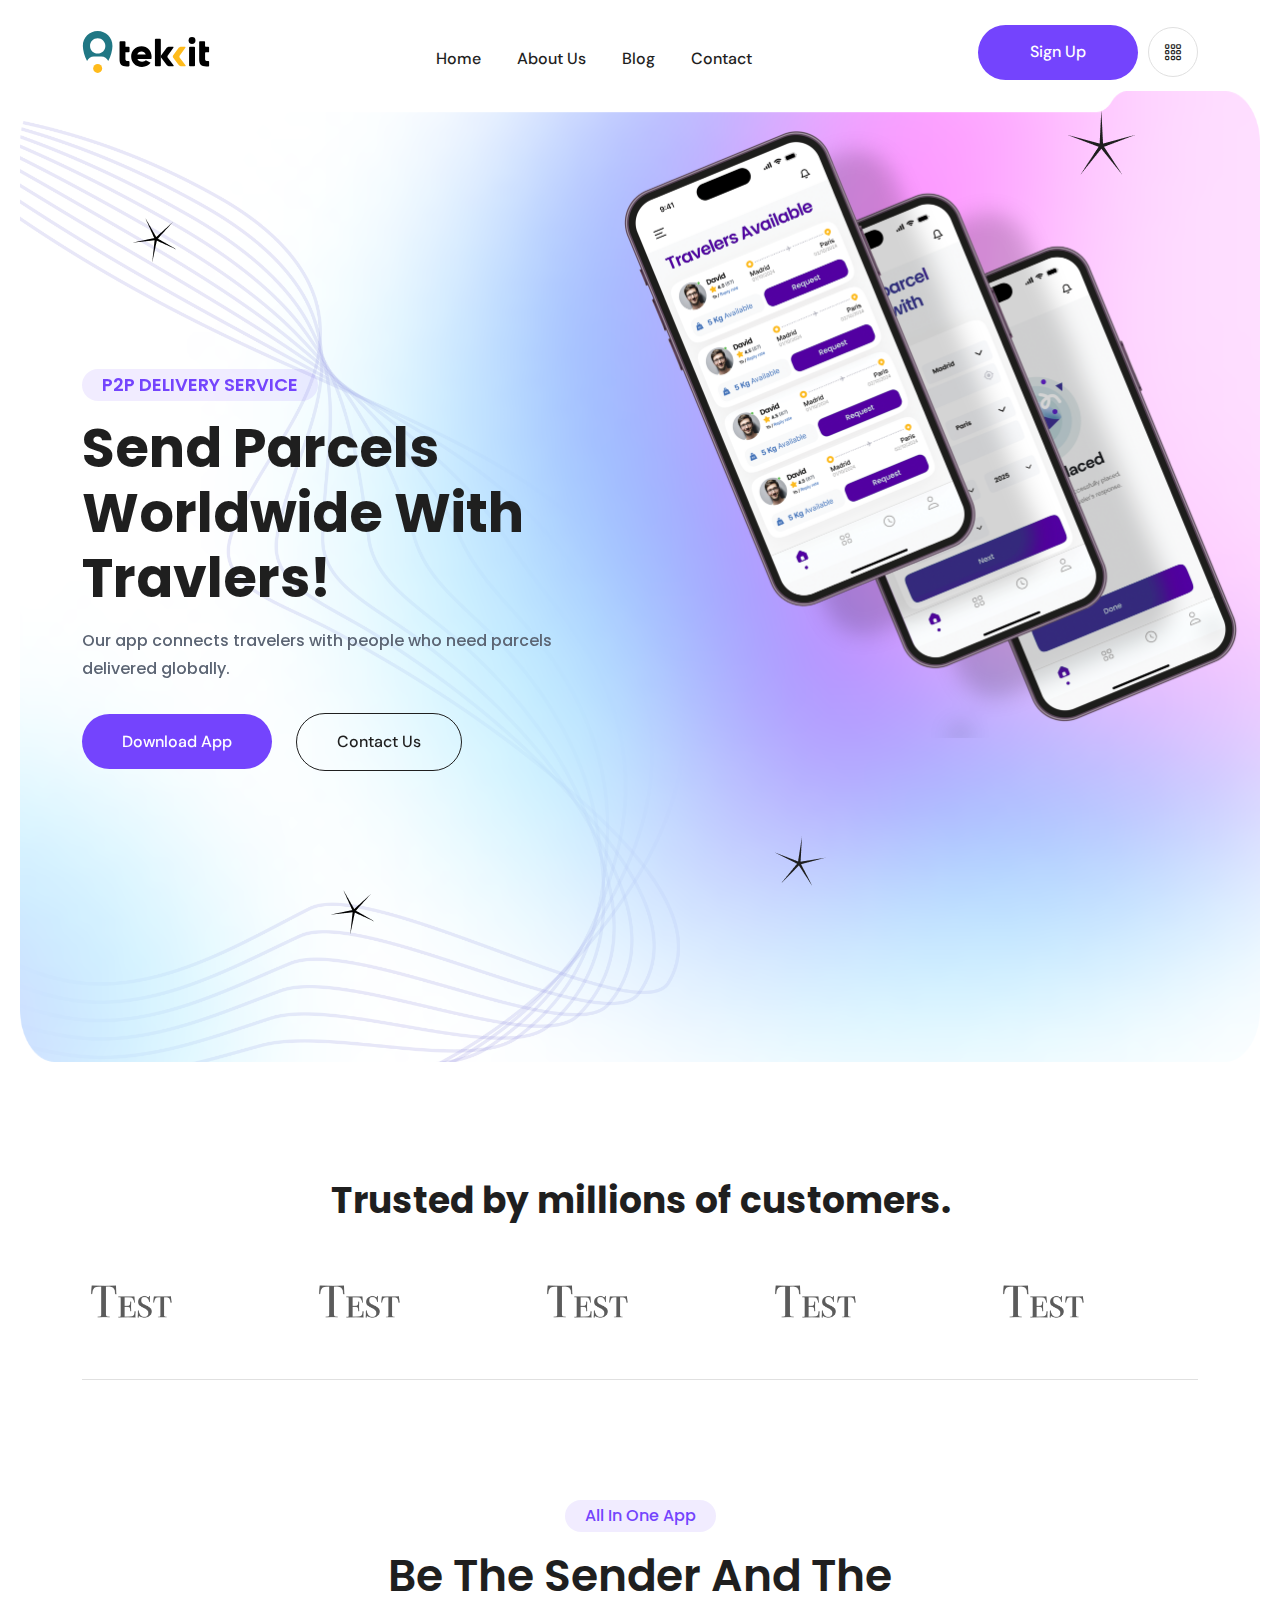
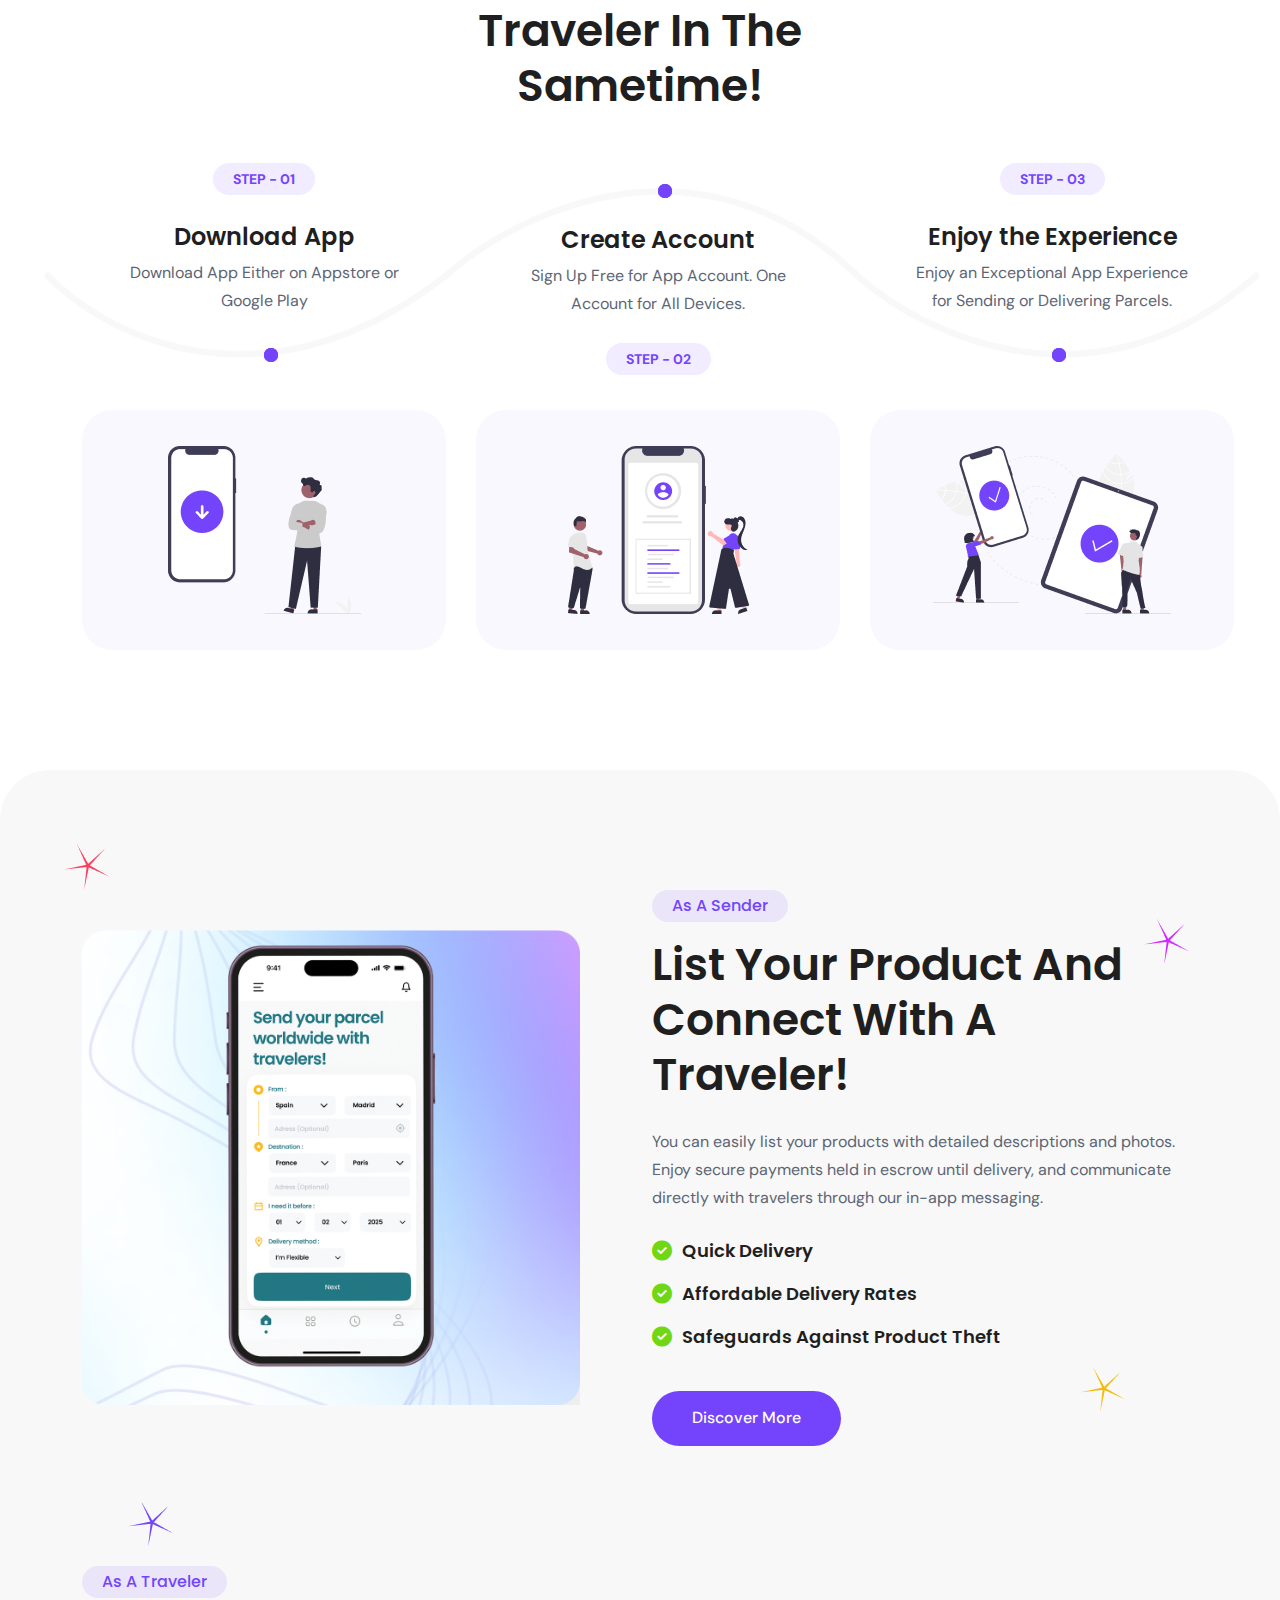
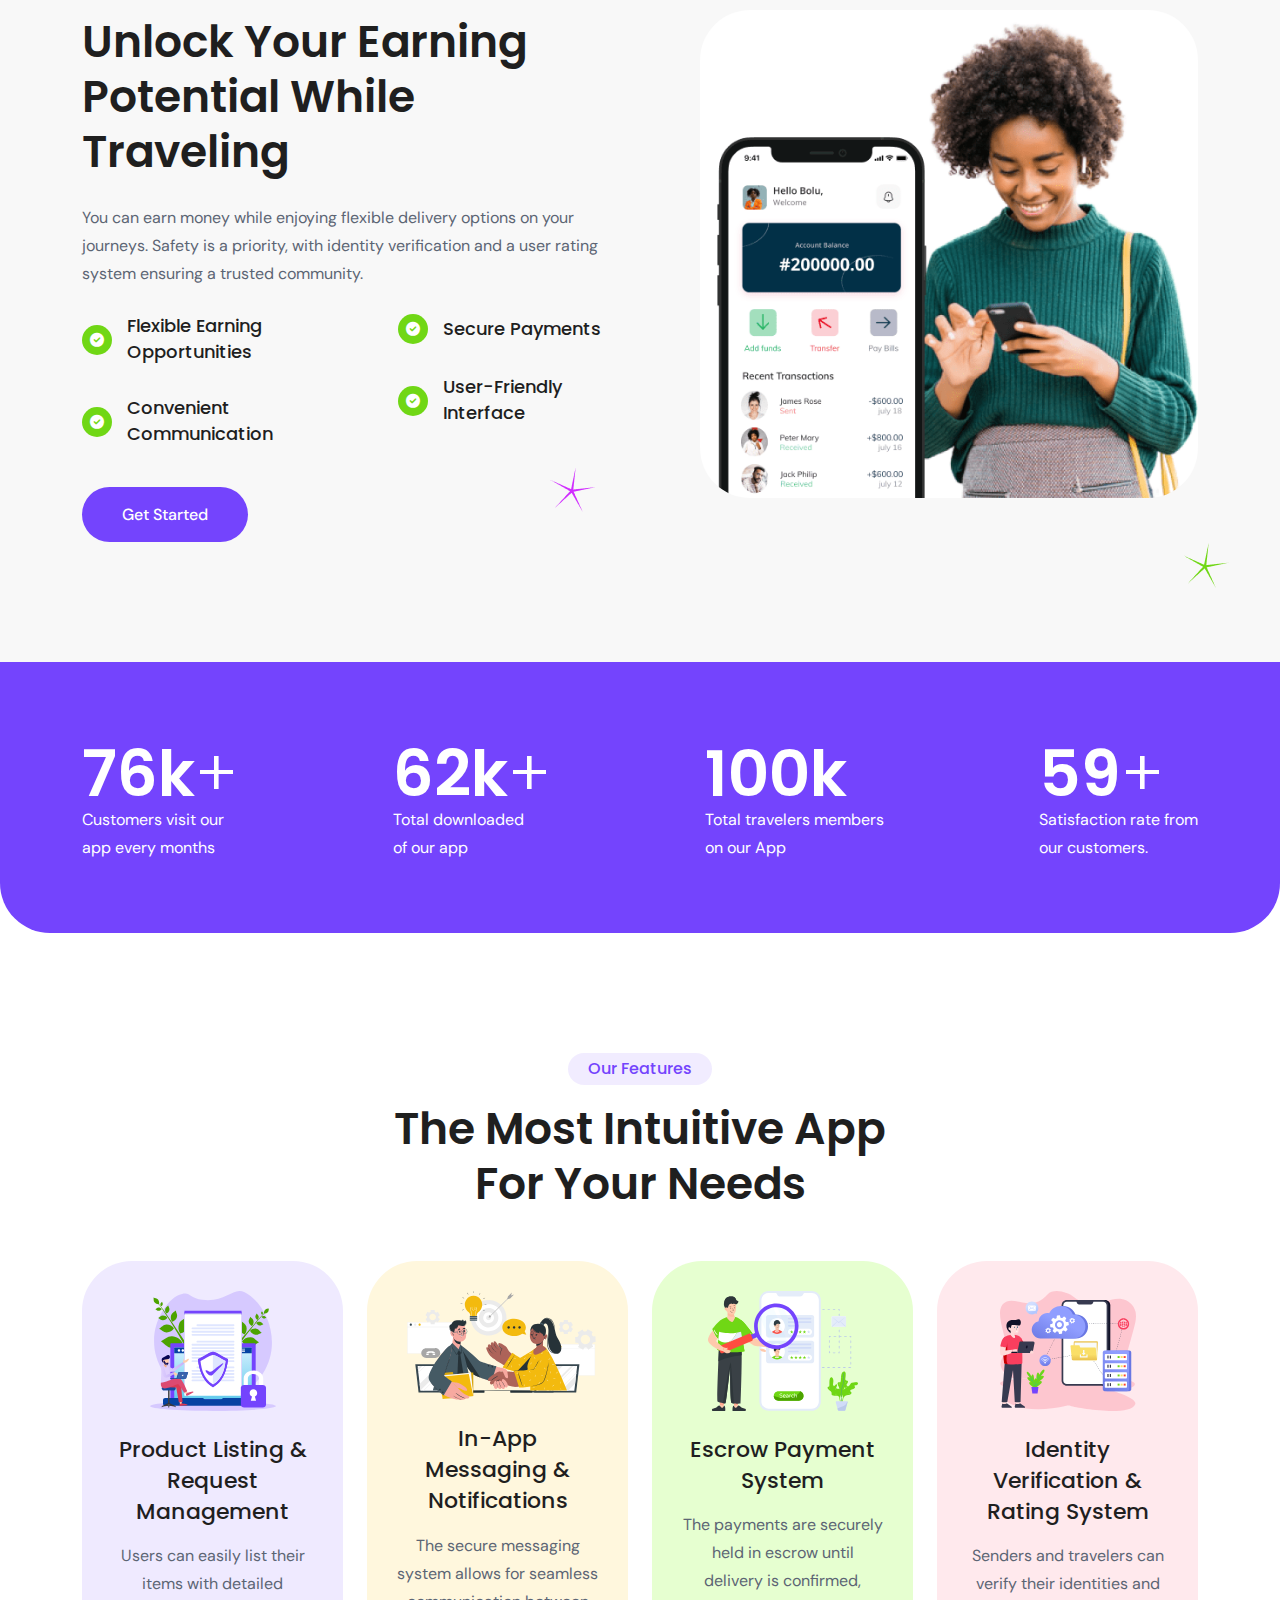
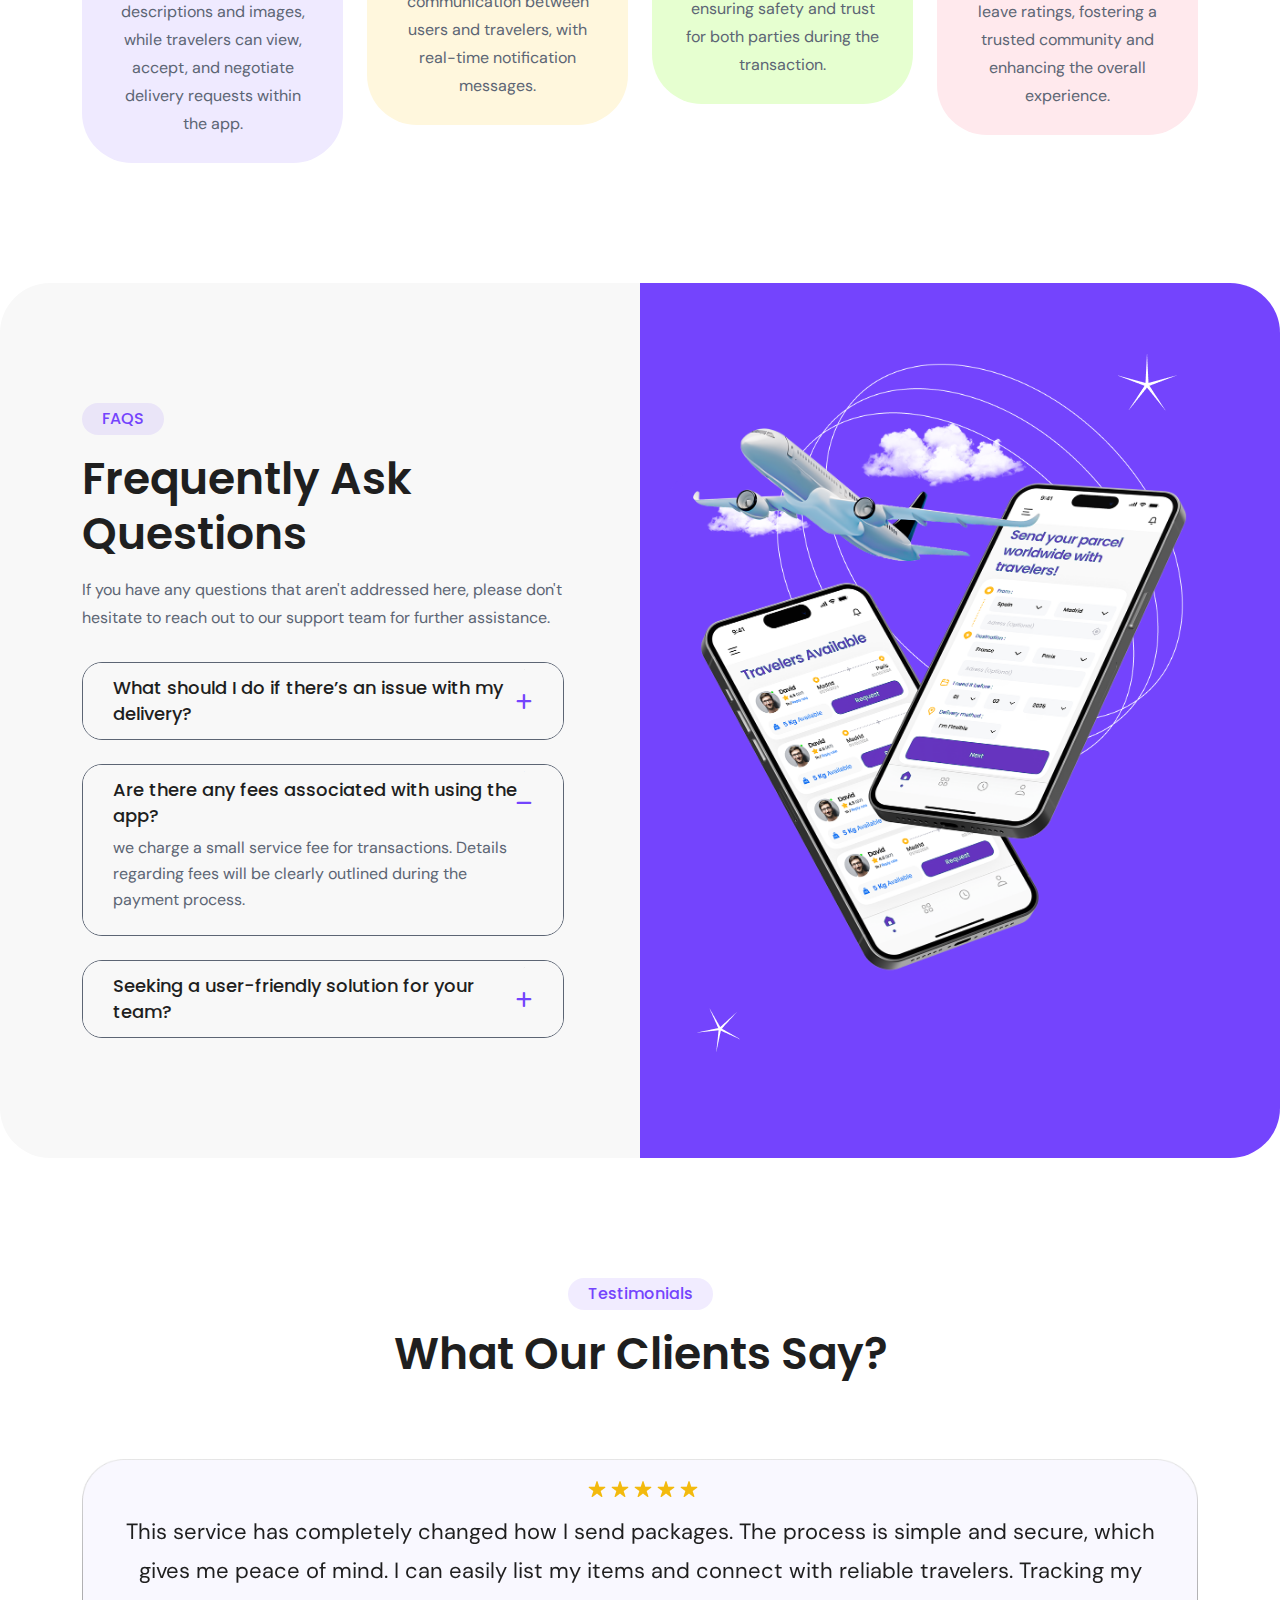
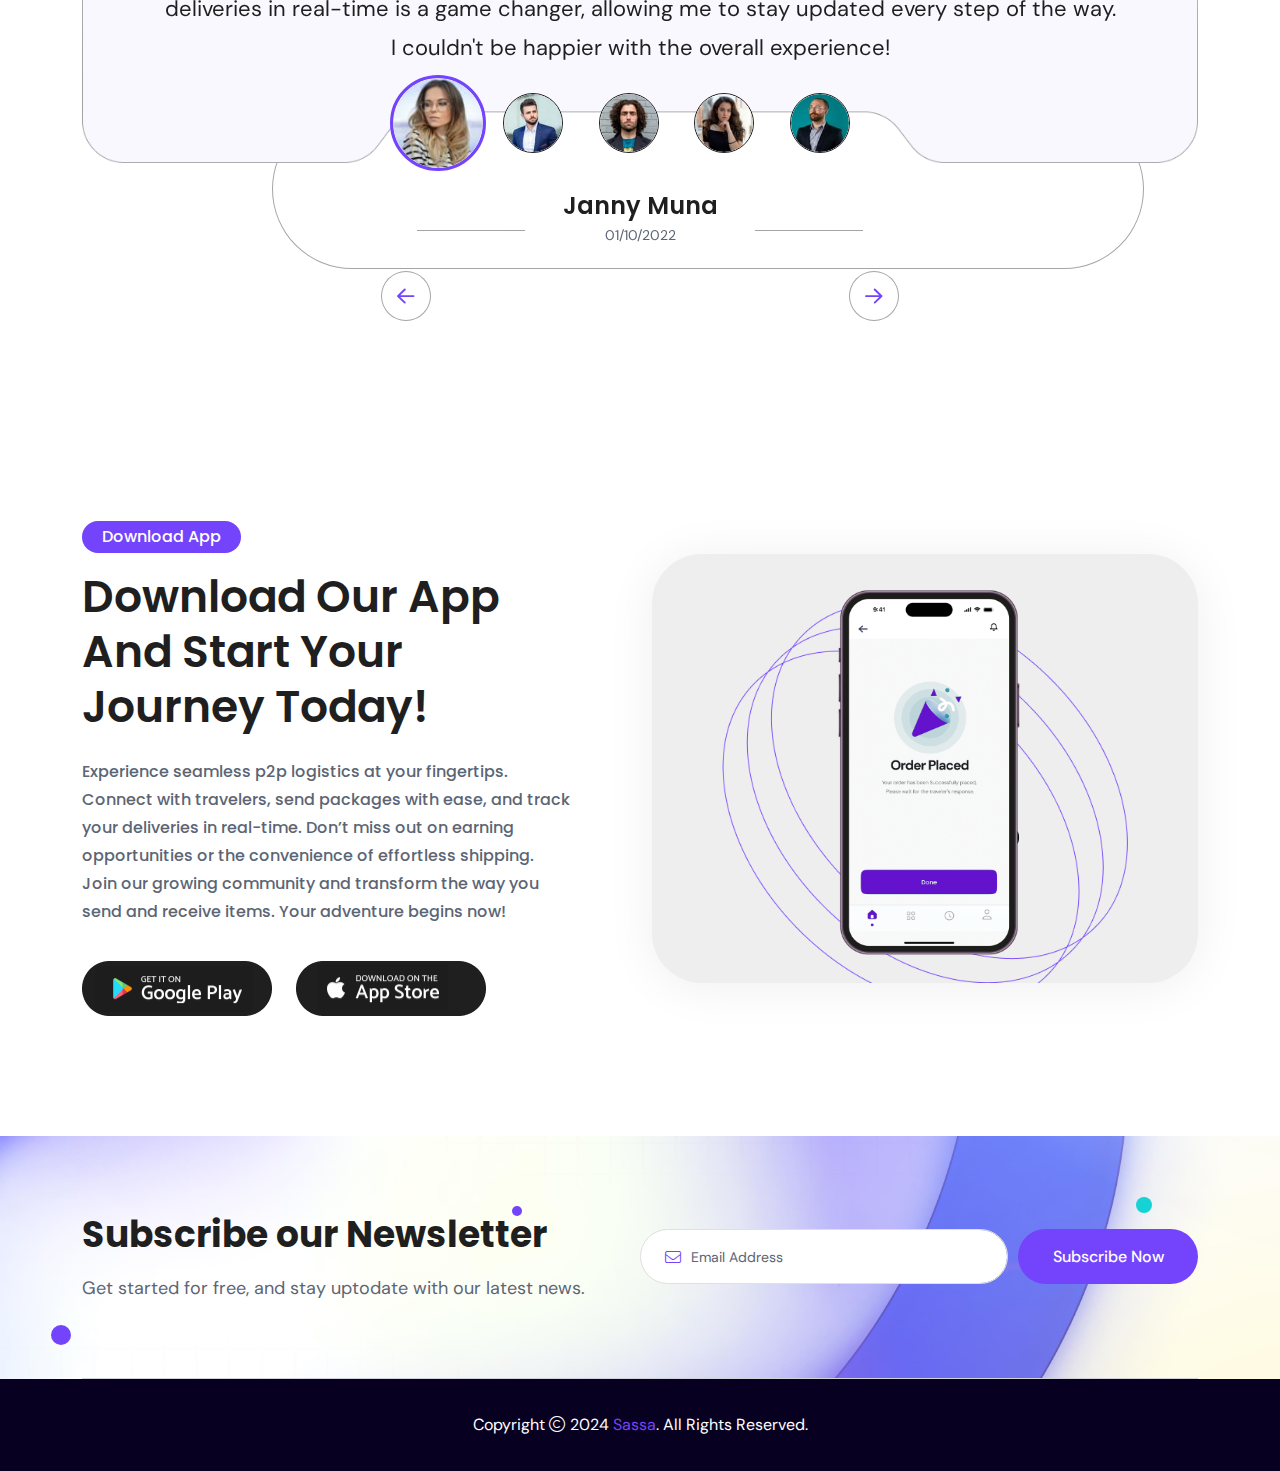
<file: home-app-landing.html>
<!doctype html>
<html class="no-js" lang="zxx">

<head>
    <meta charset="utf-8">
    <meta http-equiv="x-ua-compatible" content="ie=edge">
    <title>Sassa - Saas Startup Multipurpose HTML Template - App Landing</title>
    <meta name="author" content="Themeholy">
    <meta name="description" content="Sassa - Saas Startup Multipurpose HTML Template">
    <meta name="keywords" content="Sassa - Saas Startup Multipurpose HTML Template">
    <meta name="robots" content="INDEX,FOLLOW">

    <!-- Mobile Specific Metas -->
    <meta name="viewport" content="width=device-width, initial-scale=1, shrink-to-fit=no">

    <!-- Favicons - Place favicon.ico in the root directory -->
    <link rel="apple-touch-icon" sizes="57x57" href="assets/img/favicons/apple-icon-57x57.png">
    <link rel="apple-touch-icon" sizes="60x60" href="assets/img/favicons/apple-icon-60x60.png">
    <link rel="apple-touch-icon" sizes="72x72" href="assets/img/favicons/apple-icon-72x72.png">
    <link rel="apple-touch-icon" sizes="76x76" href="assets/img/favicons/apple-icon-76x76.png">
    <link rel="apple-touch-icon" sizes="114x114" href="assets/img/favicons/apple-icon-114x114.png">
    <link rel="apple-touch-icon" sizes="120x120" href="assets/img/favicons/apple-icon-120x120.png">
    <link rel="apple-touch-icon" sizes="144x144" href="assets/img/favicons/apple-icon-144x144.png">
    <link rel="apple-touch-icon" sizes="152x152" href="assets/img/favicons/apple-icon-152x152.png">
    <link rel="apple-touch-icon" sizes="180x180" href="assets/img/favicons/apple-icon-180x180.png">
    <link rel="icon" type="image/png" sizes="192x192" href="assets/img/favicons/android-icon-192x192.png">
    <link rel="icon" type="image/png" sizes="32x32" href="assets/img/favicons/favicon-32x32.png">
    <link rel="icon" type="image/png" sizes="96x96" href="assets/img/favicons/favicon-96x96.png">
    <link rel="icon" type="image/png" sizes="16x16" href="assets/img/favicons/favicon-16x16.png">
    <link rel="manifest" href="assets/img/favicons/manifest.json">
    <meta name="msapplication-TileColor" content="#ffffff">
    <meta name="msapplication-TileImage" content="assets/img/favicons/ms-icon-144x144.png">
    <meta name="theme-color" content="#ffffff">

    <!--==============================
	  Google Fonts
	============================== -->
    <link rel="preconnect" href="https://fonts.googleapis.com">
    <link rel="preconnect" href="https://fonts.gstatic.com" crossorigin>
    <link href="https://fonts.googleapis.com/css2?family=DM+Sans:ital,opsz,wght@0,9..40,100..1000;1,9..40,100..1000&family=Poppins:ital,wght@0,100;0,200;0,300;0,400;0,500;0,600;0,700;0,800;0,900;1,100;1,200;1,300;1,400;1,500;1,600;1,700;1,800;1,900&display=swap" rel="stylesheet">

    <!--==============================
	    All CSS File
	============================== -->
    <!-- Bootstrap -->
    <link rel="stylesheet" href="assets/css/bootstrap.min.css">
    <!-- Fontawesome Icon -->
    <link rel="stylesheet" href="assets/css/fontawesome.min.css">
    <!-- Magnific Popup -->
    <link rel="stylesheet" href="assets/css/magnific-popup.min.css">
    <!-- Swiper Slider -->
    <link rel="stylesheet" href="assets/css/swiper-bundle.min.css">
    <!-- Theme Custom CSS -->
    <link rel="stylesheet" href="assets/css/style.css">

</head>

<body class="theme-blue">




    <!--[if lte IE 9]>
    	<p class="browserupgrade">You are using an <strong>outdated</strong> browser. Please <a href="https://browsehappy.com/">upgrade your browser</a> to improve your experience and security.</p>
  <![endif]-->



    <!--********************************
   		Code Start From Here 
	******************************** -->

    <!--==============================
     Preloader
  ==============================-->
    <div id="preloader" class="preloader ">
        <button class="th-btn th-radius preloaderCls">Cancel Preloader </button>
        <div class="preloader">
            <div class="loading-container">
                <div class="loading"></div>
                <div class="preloader-logo">
                    <a class="icon-masking" href="home-hr-management.html"><span data-mask-src="assets/img/preloader.svg" class="mask-icon"></span><img src="assets/img/preloader.svg" alt="Sassa"></a>
                </div>
            </div>
        </div>
    </div><!--==============================
    Sidemenu
============================== -->
    <div class="sidemenu-wrapper d-none d-lg-block ">
        <div class="sidemenu-content">
            <button class="closeButton sideMenuCls"><i class="far fa-times"></i></button>
            <div class="widget footer-widget">
                <h3 class="widget_title">About Company</h3>
                <div class="th-widget-about">
                    <p class="about-text">Professionally redefine transparent ROI through low-risk high-yield imperatives. Progressively create empowered. cost effective users via team driven.</p>
                    <div class="th-social">
                        <a href="https://www.facebook.com/"><i class="fab fa-facebook-f"></i></a>
                        <a href="https://www.twitter.com/"><i class="fab fa-twitter"></i></a>
                        <a href="https://www.linkedin.com/"><i class="fab fa-linkedin-in"></i></a>
                        <a href="https://www.whatsapp.com/"><i class="fab fa-whatsapp"></i></a>
                        <a href="https://www.youtube.com/"><i class="fab fa-youtube"></i></a>
                    </div>
                </div>
            </div>
            <div class="widget footer-widget">
                <h3 class="widget_title">Recent Posts</h3>
                <div class="recent-post-wrap">
                    <div class="recent-post">
                        <div class="media-img">
                            <a href="blog-details.html"><img src="assets/img/blog/recent-post-1-1.jpg" alt="Blog Image"></a>
                        </div>
                        <div class="media-body">
                            <h4 class="post-title"><a class="text-inherit" href="blog-details.html">The Benefits of Managed IT Services post could</a></h4>
                            <div class="recent-post-meta">
                                <a href="blog.html">21 July, 2024</a>
                            </div>
                        </div>
                    </div>
                    <div class="recent-post">
                        <div class="media-img">
                            <a href="blog-details.html"><img src="assets/img/blog/recent-post-1-2.jpg" alt="Blog Image"></a>
                        </div>
                        <div class="media-body">
                            <h4 class="post-title"><a class="text-inherit" href="blog-details.html">The Benefits of Managed IT Services post could</a></h4>
                            <div class="recent-post-meta">
                                <a href="blog.html">22 July, 2024</a>
                            </div>
                        </div>
                    </div>
                    <div class="recent-post">
                        <div class="media-img">
                            <a href="blog-details.html"><img src="assets/img/blog/recent-post-1-3.jpg" alt="Blog Image"></a>
                        </div>
                        <div class="media-body">
                            <h4 class="post-title"><a class="text-inherit" href="blog-details.html">The Benefits of Managed IT Services post could</a></h4>
                            <div class="recent-post-meta">
                                <a href="blog.html">23 July, 2024</a>
                            </div>
                        </div>
                    </div>
                </div>
            </div>
            <div class="widget footer-widget">
                <h3 class="widget_title">Get In Touch</h3>
                <div class="th-widget-contact">
                    <div class="info-box">
                        <div class="box-icon">
                            <img src="assets/img/icon/location.svg" alt="">
                        </div>
                        <p class="box-text">55 Main Street, 2nd block Malborne, Australia</p>
                    </div>
                    <div class="info-box">
                        <div class="box-icon">
                            <img src="assets/img/icon/mail.svg" alt="">
                        </div>
                        <p class="box-text">
                            <a href="mailto:info@Sassa.com" class="box-link">info@Sassa.com</a>
                            <a href="mailto:info.example@Sassa.com" class="box-link">info.example@Sassa.com</a>
                        </p>
                    </div>
                    <div class="info-box">
                        <div class="box-icon">
                            <img src="assets/img/icon/call.svg" alt="">
                        </div>
                        <p class="box-text">
                            <a href="tel:+16365414789" class="box-link">+163 6541 4789</a>
                        </p>
                    </div>
                </div>
            </div>
        </div>
    </div> <!--==============================
    Mobile Menu
  ============================== -->
    <div class="th-menu-wrapper">
        <div class="th-menu-area text-center">
            <button class="th-menu-toggle"><i class="fal fa-times"></i></button>
            <div class="mobile-logo">
                <a href="#"><img src="assets/img/logo.svg" alt="Sassa"></a>
            </div>

            <div class="th-mobile-menu">
                <ul>
                    <li class="menu-area">
                        <a href="#">Home</a>
                    </li>
                    <li class="menu-area">
                        <a href="#">About Us</a>
                    </li>
                    <li class="menu-area">
                        <a href="#">Blog</a>
                    </li>
                    <li class="menu-area">
                        <a href="#">Contact</a>
                    </li>
                </ul>
            </div>
        </div>
    </div><!--==============================
	Header Area
==============================-->
    <header class="th-header header-layout2">
        <div class="sticky-wrapper">
            <!-- Main Menu Area -->
            <div class="menu-area">
                <div class="container">
                    <div class="row align-items-center justify-content-between">
                        <div class="col-auto">
                                <a class="icon-masking header-logo" href="#">
                                    <img src="assets/img/logo.svg" alt="tekit" class="image-logo">
                                </a>
                        </div>
                        <div class="col-auto">
                            <nav class="main-menu style2 d-none d-lg-inline-block">
                                <ul>
                                    <li class="menu-area">
                                        <a href="#">Home</a>
                                    </li>
                                    <li class="menu-area">
                                        <a href="#">About Us</a>
                                    </li>
                                    <li class="menu-area">
                                        <a href="#">Blog</a>
     
                                    </li>
                                    <li class="menu-area">
                                        <a href="#">Contact</a>

                                    </li>
                                </ul>
                            </nav>
                            <div class="header-button">
                                <button type="button" class="th-menu-toggle d-inline-block d-lg-none"><i class="far fa-bars"></i></button>
                            </div>
                        </div>
                        <div class="col-auto d-none d-lg-block">
                            <div class="header-button">
                                <a href="contact.html" class="th-btn">Sign Up</a>
                                <a href="#" class="icon-btn sideMenuToggler"><i class="fa-light fa-grid"></i></a>
                            </div>
                        </div>
                    </div>
                </div>
            </div>
        </div>
    </header><!--==============================
Hero Area
==============================-->
    <div class="th-hero-wrapper hero-2" id="hero" data-bg-src="assets/img/bg/12.png">
        <div class="container">
            <div class="row">
                <div class="col-xl-6">
                    <div class="hero-style2">
                        <span class="sub-title">P2P Delivery Service</span>
                        <h1 class="hero-title">Send parcels worldwide with travlers!</h1>
                        <p class="hero-text">Our app connects travelers with people who need parcels delivered globally.</p>
                        <div class="btn-group justify-content-center justify-content-xl-start">
                            <a href="#" class="th-btn">Download App</a>
                            <a href="conatct.html" class="th-btn style2">Contact Us</a>

                        </div>
                    </div>
                </div>
                <div class="col-xl-6">
                    <div class="hero2-image">
                        <div class="hero-img tilt-active">
                            <img src="assets/img/hero/phone_14_01-.png" alt="Hero Image">
                        </div>
                    </div>
                </div>
            </div>
        </div>
        <div class="shape-mockup z-index-3 spin" data-top="2%" data-right="10%"><img src="assets/img/shape/star-1.png" alt=""></div>
        <div class="shape-mockup spin" data-bottom="18%" data-right="35%"><img src="assets/img/shape/star-2.png" alt=""></div>
        <div class="shape-mockup spin d-none d-md-block" data-top="13%" data-left="9%"><img src="assets/img/shape/star-3.png" alt=""></div>
        <div class="shape-mockup spin" data-bottom="13%" data-left="25%"><img src="assets/img/shape/star-4.png" alt=""></div>
    </div>
    <!--======== / Hero Section ========--> 
<!--==============================
Brand Area  
==============================-->
    <div class="brand-sec4 overflow-hidden space">
        <div class="container">
            <div class="title-area mb-60 text-center">
                <h3 class=" mt-n1">Trusted by millions of customers.</h3>
            </div>
            <div class="slider-area text-center">
                <div class="swiper th-slider brand-slider1" id="brandSlider1" data-slider-options='{"breakpoints":{"0":{"slidesPerView":2},"576":{"slidesPerView":"2"},"768":{"slidesPerView":"3"},"992":{"slidesPerView":"4"},"1200":{"slidesPerView":"5"},"1400":{"slidesPerView":"6"}}}'>
                    <div class="swiper-wrapper">
                        <div class="swiper-slide">
                            <a href="about.html" class="brand-box">
                                <img src="assets/img/brand/brand_1_1.png" alt="Brand Logo">
                            </a>
                        </div>
                        <div class="swiper-slide">
                            <a href="about.html" class="brand-box">
                                <img src="assets/img/brand/brand_1_1.png" alt="Brand Logo">
                            </a>
                        </div>
                        <div class="swiper-slide">
                            <a href="about.html" class="brand-box">
                                <img src="assets/img/brand/brand_1_1.png" alt="Brand Logo">
                            </a>
                        </div>
                        <div class="swiper-slide">
                            <a href="about.html" class="brand-box">
                                <img src="assets/img/brand/brand_1_1.png" alt="Brand Logo">
                            </a>
                        </div>
                        <div class="swiper-slide">
                            <a href="about.html" class="brand-box">
                                <img src="assets/img/brand/brand_1_1.png" alt="Brand Logo">
                            </a>
                        </div>
                        <div class="swiper-slide">
                            <a href="about.html" class="brand-box">
                                <img src="assets/img/brand/brand_1_1.png" alt="Brand Logo">
                            </a>
                        </div>
                        <div class="swiper-slide">
                            <a href="about.html" class="brand-box">
                                <img src="assets/img/brand/brand_1_1.png" alt="Brand Logo">
                            </a>
                        </div>
                        <div class="swiper-slide">
                            <a href="about.html" class="brand-box">
                                <img src="assets/img/brand/brand_1_1.png" alt="Brand Logo">
                            </a>
                        </div>
                        <div class="swiper-slide">
                            <a href="about.html" class="brand-box">
                                <img src="assets/img/brand/brand_1_1.png" alt="Brand Logo">
                            </a>
                        </div>
                        <div class="swiper-slide">
                            <a href="about.html" class="brand-box">
                                <img src="assets/img/brand/brand_1_1.png" alt="Brand Logo">
                            </a>
                        </div>
                        <div class="swiper-slide">
                            <a href="about.html" class="brand-box">
                                <img src="assets/img/brand/brand_1_1.png" alt="Brand Logo">
                            </a>
                        </div>
                        <div class="swiper-slide">
                            <a href="about.html" class="brand-box">
                                <img src="assets/img/brand/brand_1_1.png" alt="Brand Logo">
                            </a>
                        </div>
                    </div>

                </div>
            </div>
        </div>
    </div><!--==============================
Process Area  
==============================-->
    <section class="position-relative overflow-hidden space-bottom" id="process-sec">
        <div class="container">
            <div class="row justify-content-center">
                <div class="col-xl-6">
                    <div class="title-area mb-xl-10 text-center">
                        <span class="sub-title">All in One App</span>
                        <h2 class="sec-title">Be the Sender and the Traveler in the Sametime!</h2>
                    </div>
                </div>
            </div>
            <div class="step-wrap">
                <div class="process-line">
                    <img src="assets/img/shape/process-line.png" alt="">
                </div>
                <div class="process-card_wrapp">
                    <div class="process-card">
                        <div class="pulse"></div>
                        <div class="box-icon">
                            <span class="number">Step - 01</span>
                        </div>
                        <div class="box-content">
                            <h2 class="box-title">Download App</h2>
                            <p class="box-text">Download App Either on Appstore or Google Play</p>

                        </div>
                        <div class="box-img">
                            <img class="" src="assets/img/shape/process_1_1.png" alt="Process">
                        </div>
                    </div>
                    <div class="process-card">
                        <div class="pulse"></div>
                        <div class="box-icon">
                            <span class="number">Step - 02</span>
                        </div>
                        <div class="box-content">
                            <h2 class="box-title">Create Account</h2>
                            <p class="box-text">Sign Up Free for App Account. One Account for All Devices.</p>

                        </div>
                        <div class="box-img">
                            <img class="" src="assets/img/shape/process_1_2.png" alt="Process">
                        </div>
                    </div>
                    <div class="process-card">
                        <div class="pulse"></div>
                        <div class="box-icon">
                            <span class="number">Step - 03</span>
                        </div>
                        <div class="box-content">
                            <h2 class="box-title">Enjoy the Experience</h2>
                            <p class="box-text">Enjoy an Exceptional App Experience for Sending or Delivering Parcels.</p>

                        </div>
                        <div class="box-img">
                            <img class="" src="assets/img/shape/process_1_3.png" alt="Process">
                        </div>
                    </div>
                </div>
            </div>

            
        </div>
    </section><!--==============================
About Area  
==============================-->
    <div class="about-area2 ms-80 me-80 th-radius5 overflow-hidden space bg-smoke2" id="about-sec">
        <div class="container">
            <div class="row gy-4 align-items-center">
                <div class="col-xl-6 mb-30 mb-xl-0">
                    <div class="img-box4 me-xl-5">
                        <div class="img1">
                            <img src="assets/img/normal/about_2_1.png" alt="About">
                        </div>
                    </div>
                </div>
                <div class="col-xl-6">
                    <div class="title-area mb-35">
                        <span class="sub-title">As a Sender</span>
                        <h2 class="sec-title">List your Product and Connect with a Traveler!</h2>
                    </div>
                    <p class="mt-n2 mb-25">You can easily list your products with detailed descriptions and photos. 
                        Enjoy secure payments held in escrow until delivery, and communicate directly with travelers through our in-app messaging.</p>
                    <div class="checklist style3 mb-40">
                        <ul>
                            <li><i class="fa-solid fa-circle-check"></i>Quick Delivery</li>
                            <li><i class="fa-solid fa-circle-check"></i>Affordable Delivery Rates</li>
                            <li><i class="fa-solid fa-circle-check"></i>Safeguards Against Product Theft</li>
                        </ul>
                    </div>
                    <a href="about.html" class="th-btn">Discover More</a>
                </div>
            </div>
            <div class="row gy-4 space-top flex-row-reverse align-items-center">
                <div class="col-xl-6 mb-30 mb-xl-0">
                    <div class="img-box5 ms-xl-5">
                        <div class="img1">
                            <img src="assets/img/normal/about_3_1.png" alt="About">
                        </div>
                    </div>
                </div>
                <div class="col-xl-6">
                    <div class="title-area mb-35">
                        <span class="sub-title">As a Traveler</span>
                        <h2 class="sec-title">Unlock Your Earning Potential while Traveling</h2>
                    </div>
                    <p class="mt-n2 mb-25">You can earn money while enjoying flexible delivery options on your journeys. 
                        Safety is a priority, with identity verification and a user rating system ensuring a trusted community.</p>
                    <div class="two-column mb-40 m-sm-0 list-center ms-0">
                        <div class="checklist style6">
                            <ul>
                                <li><i class="fas fa-check-circle"></i>Flexible Earning Opportunities</li>
                                <li><i class="fas fa-check-circle"></i>Convenient Communication</li>
                            </ul>
                        </div>
                        <div class="checklist style6">
                            <ul>
                                <li><i class="fas fa-check-circle"></i>Secure Payments</li>
                                <li><i class="fas fa-check-circle"></i>User-Friendly Interface</li>
                            </ul>
                        </div>
                    </div>
                    <a href="about.html" class="th-btn mt-10">Get Started</a>
                </div>
            </div>
        </div>
        <div class="shape-mockup z-index-3 spin d-none d-xl-block" data-top="5%" data-left="5%"><img src="assets/img/shape/star-5.png" alt=""></div>
        <div class="shape-mockup spin d-none d-xl-block" data-top="10%" data-right="7%"><img src="assets/img/shape/star-6.png" alt=""></div>
        <div class="shape-mockup spin d-none d-xl-block" data-top="49%" data-left="10%"><img src="assets/img/shape/star-7.png" alt=""></div>
        <div class="shape-mockup spin d-none d-xl-block" data-top="40%" data-right="12%"><img src="assets/img/shape/star-8.png" alt=""></div>
        <div class="shape-mockup spin d-none d-xl-block" data-bottom="10%" data-left="43%"><img src="assets/img/shape/star-9.png" alt=""></div>
        <div class="shape-mockup spin d-none d-xl-block" data-bottom="5%" data-right="4%"><img src="assets/img/shape/star-10.png" alt=""></div>
        <div class="shape-mockup d-none d-xxl-block" data-top="33%" data-right="18%"><img src="assets/img/shape/arrow-line.png" alt=""></div>

    </div>
    <!--==============================
Counter Area  
==============================-->
    <div class="counter-area2 overflow-hidden bg-theme space-extra2">
        <div class="container">
            <div class="row justify-content-md-between justify-content-center gy-40">
                <div class="col-xl-auto col-sm-6">
                    <div class="counter-box">
                        <h2 class="box-number"><span class="counter-number">76</span>k<span class="plus">+</span></h2>
                        <div class="media-body">
                            <p class="box-text mb-n2">Customers visit our<span> app every months</span></p>
                        </div>
                    </div>
                </div>
                <div class="col-xl-auto col-sm-6">
                    <div class="counter-box">
                        <h2 class="box-number"><span class="counter-number">62</span>k<span class="plus">+</span></h2>
                        <div class="media-body">
                            <p class="box-text mb-n2">Total downloaded<span> of our app</span></p>
                        </div>
                    </div>
                </div>
                <div class="col-xl-auto col-sm-6">
                    <div class="counter-box">
                        <h2 class="box-number"><span class="counter-number">100</span>k</h2>
                        <div class="media-body">
                            <p class="box-text mb-n2">Total travelers members<span>on our App</span></p>
                        </div>
                    </div>
                </div>
                <div class="col-xl-auto col-sm-6">
                    <div class="counter-box">
                        <h2 class="box-number"><span class="counter-number">59</span><span class="plus">+</span></h2>
                        <div class="media-body">
                            <p class="box-text mb-n2">Satisfaction rate from <span>our customers.</span></p>
                        </div>
                    </div>
                </div>
            </div>
        </div>
    </div><!--==============================
About Area  
==============================-->
    <div class=" overflow-hidden space">
        <div class="container">
            <div class="row justify-content-center">
                <div class="col-lg-6">
                    <div class="title-area text-center">
                        <span class="sub-title">Our Features</span>
                        <h2 class="sec-title">The Most Intuitive App For Your Needs</h2>
                    </div>
                </div>
            </div>
            <div class="row gy-4 justify-content-center justify-content-lg-between">
                <div class="col-xl-3 col-md-6">
                    <div class="choose-feature th-ani" data-bg-color="#EFEAFF">
                        <div class="box-img">
                            <img src="assets/img/shape/feature_box_1.svg" alt="Icon">
                        </div>
                        <div class="box-content">
                            <h3 class="box-title">Product Listing & Request Management</h3>
                            <p class="box-text">Users can easily list their items with detailed descriptions and images, 
                                while travelers can view, accept, and negotiate delivery requests within the app.</p>
                        </div>
                    </div>
                </div>
                <div class="col-xl-3 col-md-6">
                    <div class="choose-feature th-ani" data-bg-color="#FFF7DD">
                        <div class="box-img">
                            <img src="assets/img/shape/feature_box_2.svg" alt="Icon">
                        </div>
                        <div class="box-content">
                            <h3 class="box-title">In-App Messaging & Notifications</h3>
                            <p class="box-text">The secure messaging system allows for seamless communication 
                                between users and travelers, with real-time notification messages.</p>
                        </div>
                    </div>
                </div>
                <div class="col-xl-3 col-md-6">
                    <div class="choose-feature th-ani" data-bg-color="#E6FFD0">
                        <div class="box-img">
                            <img src="assets/img/shape/feature_box_3.svg" alt="Icon">
                        </div>
                        <div class="box-content">
                            <h3 class="box-title">Escrow Payment System</h3>
                            <p class="box-text">The payments are securely held in escrow until delivery is confirmed, 
                                ensuring safety and trust for both parties during the transaction.
                            </p>
                        </div>
                    </div>
                </div>
                <div class="col-xl-3 col-md-6">
                    <div class="choose-feature th-ani" data-bg-color="#FFE9ED">
                        <div class="box-img">
                            <img src="assets/img/shape/feature_box_4.svg" alt="Icon">
                        </div>
                        <div class="box-content">
                            <h3 class="box-title">Identity Verification & Rating System</h3>
                            <p class="box-text">Senders and travelers can verify their identities and leave ratings, 
                                fostering a trusted community and enhancing the overall experience.</p>
                        </div>
                    </div>
                </div>
            </div>
        </div>
    </div><!--==============================
Faq Area
==============================-->
    <div class="faq-area ms-80 me-80 th-radius5 bg-smoke2 overflow-hidden space" id="faq-sec">
        <div class="container">
            <div class="row gy-5 align-items-center">
                <div class="col-xl-6">
                    <div class="me-xl-5 pe-xl-3">
                        <div class="title-area mb-30 text-center text-xl-start">
                            <span class="sub-title">FAQS</span>
                            <h2 class="sec-title">Frequently Ask Questions</h2>
                            <p>If you have any questions that aren't addressed here, 
                                please don't hesitate to reach out to our support team for further assistance.</p>
                        </div>
                        <div class="accordion-area accordion" id="faqAccordion">


                            <div class="accordion-card ">
                                <div class="accordion-header" id="collapse-item-1">
                                    <button class="accordion-button collapsed" type="button" data-bs-toggle="collapse" data-bs-target="#collapse-1" aria-expanded="false" aria-controls="collapse-1">What should I do if there’s an issue with my delivery?</button>
                                </div>
                                <div id="collapse-1" class="accordion-collapse collapse " aria-labelledby="collapse-item-1" data-bs-parent="#faqAccordion">
                                    <div class="accordion-body">
                                        <p class="faq-text">If you encounter any issues, you can communicate directly with the traveler through 
                                            the in-app messaging system. Additionally, you can contact customer support for assistance.</p>
                                    </div>
                                </div>
                            </div>


                            <div class="accordion-card active">
                                <div class="accordion-header" id="collapse-item-2">
                                    <button class="accordion-button " type="button" data-bs-toggle="collapse" data-bs-target="#collapse-2" aria-expanded="true" aria-controls="collapse-2">Are there any fees associated with using the app?</button>
                                </div>
                                <div id="collapse-2" class="accordion-collapse collapse show" aria-labelledby="collapse-item-2" data-bs-parent="#faqAccordion">
                                    <div class="accordion-body">
                                        <p class="faq-text">we charge a small service fee for transactions. Details regarding fees will be clearly 
                                            outlined during the payment process.</p>
                                    </div>
                                </div>
                            </div>


                            <div class="accordion-card ">
                                <div class="accordion-header" id="collapse-item-3">
                                    <button class="accordion-button collapsed" type="button" data-bs-toggle="collapse" data-bs-target="#collapse-3" aria-expanded="false" aria-controls="collapse-3">Seeking a user-friendly solution for your team?</button>
                                </div>
                                <div id="collapse-3" class="accordion-collapse collapse " aria-labelledby="collapse-item-3" data-bs-parent="#faqAccordion">
                                    <div class="accordion-body">
                                        <p class="faq-text">Highlight the benefits of using a SaaS product, such as
                                            automatic updates and access to new features and enhancements. Assure users that
                                            the software will continue.</p>
                                    </div>
                                </div>
                            </div>
                        </div>
                    </div>
                </div>
                <div class="col-xl-6 mt-35 mt-xl-0">
                    <div class="faq-wrapp">
                        <div class="faq-img tilt-active">
                            <img src="assets/img/normal/hero_img_6_1.png" alt="Faq">
                        </div>
                        <div class="faq-shape movingX"><img src="assets/img/shape/faq-shape.png" alt=""></div>
                    </div>
                </div>
            </div>
        </div>
        <div class="shape-mockup spin d-none d-xl-block" data-bottom="12%" data-right="42%"><img src="assets/img/shape/star-11.png" alt=""></div>
        <div class="shape-mockup spin d-none d-xl-block" data-top="8%" data-right="8%"><img src="assets/img/shape/star-12.png" alt=""></div>
    </div><!--==============================
Testimonial Area  
==============================-->
    <section class="overflow-hidden space">
        <div class="container">
            <div class="title-area text-center">
                <span class="sub-title">Testimonials</span>
                <h2 class="sec-title">What our clients say?</h2>
            </div>

            <div class="slider-area testi-grid-area" data-bg-src="assets/img/shape/testi-shape.png">
                <div class="testi-indicator">
                    <div class="swiper th-slider testi-grid-thumb" data-slider-options='{"effect":"slide","slidesPerView":"5","spaceBetween":13,"loop":true,"breakpoints":{"0":{"slidesPerView":4},"576":{"slidesPerView":"5"}}}' data-slider-tab="#testiSlide1">
                        <div class="swiper-wrapper">
                            <div class="swiper-slide">
                                <div class="box-img">
                                    <img src="assets/img/testimonial/testi_2_1.jpg" alt="Image">
                                </div>
                            </div>
                            <div class="swiper-slide">
                                <div class="box-img">
                                    <img src="assets/img/testimonial/testi_2_2.jpg" alt="Image">
                                </div>
                            </div>
                            <div class="swiper-slide">
                                <div class="box-img">
                                    <img src="assets/img/testimonial/testi_2_3.jpg" alt="Image">
                                </div>
                            </div>
                            <div class="swiper-slide">
                                <div class="box-img">
                                    <img src="assets/img/testimonial/testi_2_4.jpg" alt="Image">
                                </div>
                            </div>
                            <div class="swiper-slide">
                                <div class="box-img">
                                    <img src="assets/img/testimonial/testi_2_5.jpg" alt="Image">
                                </div>
                            </div>
                        </div>
                    </div>
                </div>
                <div class="swiper th-slider" id="testiSlide2" data-slider-options='{"effect":"slide","loop":true,"thumbs":{"swiper":".testi-grid-thumb"},"breakpoints":{"0":{"autoHeight":true},"576":{"autoHeight":false}}}'>
                    <div class="swiper-wrapper">
                        <div class="swiper-slide">
                            <div class="testi-grid">
                                <div class="box-review">
                                    <i class="fa-solid fa-star-sharp"></i><i class="fa-solid fa-star-sharp"></i><i class="fa-solid fa-star-sharp"></i><i class="fa-solid fa-star-sharp"></i><i class="fa-solid fa-star-sharp"></i>
                                </div>
                                <div class="box-content">
                                    <p class="box-text">This service has completely changed how I send packages.
                                        The process is simple and secure, which gives me peace of mind.
                                        I can easily list my items and connect with reliable travelers.
                                        Tracking my deliveries in real-time is a game changer, allowing me to stay updated every step of the way.
                                        <br>I couldn't be happier with the overall experience!</p>

                                    <h3 class="box-title">Janny Muna</h3>
                                    <p class="box-desig">01/10/2022</p>
                                </div>
                            </div>
                        </div>
                        <div class="swiper-slide">
                            <div class="testi-grid">
                                <div class="box-review">
                                    <i class="fa-solid fa-star-sharp"></i><i class="fa-solid fa-star-sharp"></i><i class="fa-solid fa-star-sharp"></i><i class="fa-solid fa-star-sharp"></i><i class="fa-solid fa-star-sharp"></i>
                                </div>
                                <div class="box-content">
                                    <p class="box-text">As a frequent traveler, I love earning extra income while connecting with new people.<br>
                                        Delivering items has become a fun way to offset my travel costs and make my trips even more rewarding.<br>
                                        The app makes it easy to manage requests and communicate directly with users.<br>
                                        I appreciate the flexibility it offers, and the entire experience has been nothing short of fantastic!</p>

                                    <h3 class="box-title">Abrahim Khalil</h3>
                                    <p class="box-desig">09/27/2024</p>
                                </div>
                            </div>
                        </div>
                        <div class="swiper-slide">
                            <div class="testi-grid">
                                <div class="box-review">
                                    <i class="fa-solid fa-star-sharp"></i><i class="fa-solid fa-star-sharp"></i><i class="fa-solid fa-star-sharp"></i><i class="fa-solid fa-star-sharp"></i><i class="fa-solid fa-star-sharp"></i>
                                </div>
                                <div class="box-content">
                                    <p class="box-text">I was initially hesitant to use a peer-to-peer delivery service because of safety concerns.<br>
                                        However, the escrow payment system made me feel secure and protected throughout the process.<br>
                                        I've had nothing but positive experiences, and I highly recommend this service to anyone looking for a reliable delivery option!</p>

                                    <h3 class="box-title">Jackline Techie</h3>
                                    <p class="box-desig">10/02/2024</p>
                                </div>
                            </div>
                        </div>
                        <div class="swiper-slide">
                            <div class="testi-grid">
                                <div class="box-review">
                                    <i class="fa-solid fa-star-sharp"></i><i class="fa-solid fa-star-sharp"></i><i class="fa-solid fa-star-sharp"></i><i class="fa-solid fa-star-sharp"></i><i class="fa-solid fa-star-sharp"></i>
                                </div>
                                <div class="box-content">
                                    <p class="box-text">The app is incredibly user-friendly, making it easy to navigate even for someone who isn’t tech-savvy.<br>
                                        Anytime I had a question, the customer support team was quick to respond and provide helpful solutions.<br>
                                        Their assistance made my experience even better and more enjoyable.<br>
                                        I’ve already recommended it to friends and family, and I’m excited to keep using it!<br></p>

                                    <h3 class="box-title">Mary Crispy</h3>
                                    <p class="box-desig">09/07/2023</p>
                                </div>
                            </div>
                        </div>
                        <div class="swiper-slide">
                            <div class="testi-grid">
                                <div class="box-review">
                                    <i class="fa-solid fa-star-sharp"></i><i class="fa-solid fa-star-sharp"></i><i class="fa-solid fa-star-sharp"></i><i class="fa-solid fa-star-sharp"></i><i class="fa-solid fa-star-sharp"></i>
                                </div>
                                <div class="box-content">
                                    <p class="box-text">I love the flexibility this service offers for sending packages anywhere in the world.<br>
                                        It allows me to reach friends and family without the usual hassle of traditional shipping methods.<br>
                                        The entire process is smooth, efficient, and cost-effective.<br>
                                        It’s truly a lifesaver for someone like me who values convenience!<br></p>

                                    <h3 class="box-title">Jenny Wilson</h3>
                                    <p class="box-desig">02/03/2022</p>
                                </div>
                            </div>
                        </div>
                    </div>
                    <button data-slider-prev="#testiSlide2" class="slider-arrow style2 slider-prev"><i class="far fa-arrow-left"></i></button>
                    <button data-slider-next="#testiSlide2" class="slider-arrow style2 slider-next"><i class="far fa-arrow-right"></i></button>
                </div>
                <div class="testi-line"></div>
            </div>
        </div>
    </section><!--==============================
Price Area  
==============================-->
   <!--  <section class="price-area2 ms-80 me-80 th-radius5 bg-smoke2 space overflow-hidden">
        <div class="container">
            <div class="title-area text-center">
                <span class="sub-title">Pricing Plan</span>
                <h2 class="sec-title">Choose the plans that suits you!</h2>
                <p>Choose a plan that suits your business needs</p>
                <div class="pricing-tabs">
                    <div class="switch-area">
                        <label class="toggler toggler--is-active ms-0" id="filt-monthly">Monthly</label>
                        <div class="toggle">
                            <input type="checkbox" id="switcher" class="check">
                            <b class="b switch"></b>
                        </div>
                        <label class="toggler" id="filt-yearly">Yearly</label>
                    </div>
                    <div class="discount-tag">
                        <svg width="54" height="41" viewBox="0 0 54 41" fill="none" xmlns="http://www.w3.org/2000/svg">
                            <path fill-rule="evenodd" clip-rule="evenodd" d="M15.5389 7.99353C15.4629 8.44111 15.3952 8.82627 15.3583 9.02966C15.1309 10.2666 14.942 13.4078 14.062 15.5433C13.3911 17.1727 12.3173 18.2233 10.6818 17.8427C9.19525 17.4967 8.26854 16.0251 7.82099 13.9916C6.85783 9.61512 8.00529 2.6265 8.90147 0.605294C8.99943 0.384693 9.25826 0.284942 9.48075 0.382666C9.70224 0.479891 9.80333 0.737018 9.70537 0.957619C8.84585 2.89745 7.75459 9.6061 8.67913 13.8076C9.04074 15.4498 9.68015 16.7144 10.881 16.9937C12.0661 17.2698 12.7622 16.3933 13.2485 15.2121C14.1054 13.134 14.273 10.0757 14.4938 8.87118C14.6325 8.11613 15.0798 5.22149 15.1784 4.9827C15.3016 4.68358 15.5573 4.69204 15.641 4.70108C15.7059 4.708 16.0273 4.76322 16.0423 5.15938C16.2599 10.808 20.5327 19.3354 26.8096 25.0475C33.0314 30.7095 41.2522 33.603 49.4783 28.0026C49.6784 27.8669 49.9521 27.9178 50.0898 28.1157C50.2269 28.3146 50.1762 28.5863 49.9762 28.7219C41.3569 34.5897 32.7351 31.6217 26.217 25.6902C20.7234 20.6913 16.7462 13.5852 15.5389 7.99353Z" fill="var(--theme-color)" />
                            <path fill-rule="evenodd" clip-rule="evenodd" d="M49.2606 28.5952C48.2281 28.5096 47.1974 28.4571 46.1708 28.2919C43.4358 27.8522 40.6863 26.8206 38.4665 25.1551C38.2726 25.0089 38.2345 24.7355 38.3799 24.5438C38.5267 24.3517 38.8021 24.3145 38.9955 24.4592C41.1013 26.0411 43.7143 27.0136 46.3092 27.4305C47.4844 27.6191 48.6664 27.6581 49.8489 27.7714C49.9078 27.7778 50.4232 27.8114 50.53 27.8482C50.7793 27.9324 50.8288 28.1252 50.8402 28.2172C50.8506 28.2941 50.8446 28.3885 50.7944 28.4939C50.7528 28.5801 50.6349 28.7253 50.4357 28.886C49.7992 29.4029 48.1397 30.3966 47.8848 30.5884C44.9622 32.7862 42.6161 35.3187 40.0788 37.9235C39.9097 38.0958 39.6311 38.1004 39.4566 37.9332C39.2821 37.766 39.2778 37.49 39.4459 37.3172C42.0151 34.6792 44.3946 32.1179 47.353 29.8939C47.5278 29.7615 48.5366 29.0813 49.2606 28.5952Z" fill="var(--theme-color)" />
                        </svg>
                        Save 35%
                    </div>
                </div>
            </div>
            <div id="monthly" class="wrapper-full">
                <div class="row gx-0 align-items-center">
                    <div class="col-lg-3">
                        <div class="price-card price-card-list">
                            <div class="checklist">
                                <ul>
                                    <li><i class="fa-solid fa-angle-right"></i>Unlimite-day chat history</li>
                                    <li><i class="fa-solid fa-angle-right"></i>Data security</li>
                                    <li><i class="fa-solid fa-angle-right"></i>100 GB cloud storage</li>
                                    <li><i class="fa-solid fa-angle-right"></i> 10 Domains access</li>
                                    <li><i class="fa-solid fa-angle-right"></i> 24/7 Customer support</li>
                                </ul>
                            </div>
                        </div>
                    </div>
                    <div class="col-lg-3">
                        <div class="price-card">
                            <h3 class="box-title">Standard</h3>
                            <p class="box-text">Perfect plan to get started</p>
                            <div class="box-content">
                                <h4 class="box-price"><span class="currency">$</span>16.00</h4>
                                <div class="checklist">
                                    <ul>
                                        <li><span>Unlimite-day chat history</span><img src="assets/img/icon/check.svg" alt=""></li>
                                        <li><span>Data security</span><img src="assets/img/icon/check.svg" alt=""></li>
                                        <li><span>100 GB cloud storage</span></li>
                                        <li><span>10 Domains access</span><img src="assets/img/icon/check.svg" alt=""></li>
                                        <li><span>24/7 Customer support</span></li>

                                    </ul>
                                </div>
                                <div class="price-btn text-center"> <a href="pricing.html" class="th-btn">Choose Your Plan</a></div>
                            </div>
                        </div>
                    </div>
                    <div class="col-lg-3">
                        <div class="price-card active">
                            <h3 class="box-title">Unlimited</h3>
                            <p class="box-text">For the professionals</p>
                            <div class="box-content">
                                <h4 class="box-price"><span class="currency">$</span>99.00</h4>
                                <div class="checklist">
                                    <ul>
                                        <li><span>Unlimite-day chat history</span><img src="assets/img/icon/check.svg" alt=""></li>
                                        <li><span>Data security</span><img src="assets/img/icon/check.svg" alt=""></li>
                                        <li><span>100 GB cloud storage</span><img src="assets/img/icon/check.svg" alt=""></li>
                                        <li><span>10 Domains access</span><img src="assets/img/icon/check.svg" alt=""></li>
                                        <li><span>24/7 Customer support</span><img src="assets/img/icon/check.svg" alt=""></li>
                                    </ul>
                                </div>
                                <div class="price-btn text-center"> <a href="pricing.html" class="th-btn">Choose Your Plan</a></div>
                            </div>
                        </div>
                    </div>
                    <div class="col-lg-3">
                        <div class="price-card">
                            <h3 class="box-title">Premium</h3>
                            <p class="box-text">For small team support</p>
                            <div class="box-content">
                                <h4 class="box-price"><span class="currency">$</span>66.00</h4>
                                <div class="checklist">
                                    <ul>
                                        <li><span>Unlimite-day chat history</span></li>
                                        <li><span>Data security</span><img src="assets/img/icon/check.svg" alt=""></li>
                                        <li><span>100 GB cloud storage</span><img src="assets/img/icon/check.svg" alt=""></li>
                                        <li><span>10 Domains access</span><img src="assets/img/icon/check.svg" alt=""></li>
                                        <li><span>24/7 Customer support</span><img src="assets/img/icon/check.svg" alt=""></li>

                                    </ul>
                                </div>
                                <div class="price-btn text-center"> <a href="pricing.html" class="th-btn">Choose Your Plan</a></div>
                            </div>
                        </div>
                    </div>
                </div>
            </div>
            <div id="yearly" class="wrapper-full hide">
                <div class="row gx-0 align-items-center">
                    <div class="col-lg-3">
                        <div class="price-card price-card-list">
                            <div class="checklist">
                                <ul>
                                    <li><i class="fa-solid fa-angle-right"></i>Unlimite-day chat history</li>
                                    <li><i class="fa-solid fa-angle-right"></i>Data security</li>
                                    <li><i class="fa-solid fa-angle-right"></i>100 GB cloud storage</li>
                                    <li><i class="fa-solid fa-angle-right"></i> 10 Domains access</li>
                                    <li><i class="fa-solid fa-angle-right"></i> 24/7 Customer support</li>
                                </ul>
                            </div>
                        </div>
                    </div>
                    <div class="col-lg-3">
                        <div class="price-card">
                            <h3 class="box-title">Standard</h3>
                            <p class="box-text">Perfect plan to get started</p>
                            <div class="box-content">
                                <h4 class="box-price"><span class="currency">$</span>116.00</h4>
                                <div class="checklist">
                                    <ul>
                                        <li><img src="assets/img/icon/check.svg" alt=""></li>
                                        <li><img src="assets/img/icon/check.svg" alt=""></li>
                                        <li></li>
                                        <li><img src="assets/img/icon/check.svg" alt=""></li>
                                        <li></li>

                                    </ul>
                                </div>
                                <div class="price-btn text-center"> <a href="pricing.html" class="th-btn">Choose Your Plan</a></div>
                            </div>
                        </div>
                    </div>
                    <div class="col-lg-3">
                        <div class="price-card active">
                            <h3 class="box-title">Unlimited</h3>
                            <p class="box-text">For the professionals</p>
                            <div class="box-content">
                                <h4 class="box-price"><span class="currency">$</span>199.00</h4>
                                <div class="checklist">
                                    <ul>
                                        <li><img src="assets/img/icon/check.svg" alt=""></li>
                                        <li><img src="assets/img/icon/check.svg" alt=""></li>
                                        <li><img src="assets/img/icon/check.svg" alt=""></li>
                                        <li><img src="assets/img/icon/check.svg" alt=""></li>
                                        <li><img src="assets/img/icon/check.svg" alt=""></li>
                                    </ul>
                                </div>
                                <div class="price-btn text-center"> <a href="pricing.html" class="th-btn">Choose Your Plan</a></div>
                            </div>
                        </div>
                    </div>
                    <div class="col-lg-3">
                        <div class="price-card">
                            <h3 class="box-title">Premium</h3>
                            <p class="box-text">For small team support</p>
                            <div class="box-content">
                                <h4 class="box-price"><span class="currency">$</span>166.00</h4>
                                <div class="checklist">
                                    <ul>
                                        <li></li>
                                        <li><img src="assets/img/icon/check.svg" alt=""></li>
                                        <li><img src="assets/img/icon/check.svg" alt=""></li>
                                        <li><img src="assets/img/icon/check.svg" alt=""></li>
                                        <li><img src="assets/img/icon/check.svg" alt=""></li>

                                    </ul>
                                </div>
                                <div class="price-btn text-center"> <a href="pricing.html" class="th-btn">Choose Your Plan</a></div>
                            </div>
                        </div>
                    </div>
                </div>
            </div>
        </div>
        <div class="shape-mockup z-index-3 spin d-none d-xl-block" data-top="8%" data-left="5%"><img src="assets/img/shape/star-5.png" alt=""></div>
        <div class="shape-mockup spin d-none d-xl-block" data-top="35%" data-left="18%"><img src="assets/img/shape/star-7.png" alt=""></div>
        <div class="shape-mockup spin d-none d-xl-block" data-bottom="20%" data-right="3%"><img src="assets/img/shape/star-8.png" alt=""></div>
        <div class="shape-mockup spin d-none d-xl-block" data-top="15%" data-right="12%"><img src="assets/img/shape/star-10.png" alt=""></div>
        <div class="shape-mockup spin d-none d-xl-block" data-bottom="7%" data-left="8%"><img src="assets/img/shape/star-14.png" alt=""></div>
    </section> --><!--==============================
download4 Area  
==============================-->
    <div class="position-relative overflow-hidden space">
        <div class="container">
            <div class="row gy-5 align-items-center">
                <div class="col-xl-6">
                    <div class=" me-xl-5 pe-xl-2">
                        <div class="title-area mb-30">
                            <span class="sub-title style1">Download App</span>
                            <h2 class="sec-title mb-4">Download Our App And Start Your Journey Today!</h2>
                            <p class="sec-text2">Experience seamless p2p logistics at your fingertips. Connect with travelers, send packages with ease, and track your deliveries in real-time. Don’t miss out on earning opportunities or the convenience of effortless shipping. Join our growing community and transform the way you send and receive items. Your adventure begins now!</p>
                        </div>
                        <div class="btn-group mt-35">
                            <a target="_blank" href="https://play.google.com/"><img src="assets/img/theme-img/play-store-btn.png" alt="img"></a>
                            <a target="_blank" href="https://www.apple.com/store"><img src="assets/img/theme-img/apple-btn.png" alt="img"></a>
                        </div>
                    </div>
                </div>

                <div class="col-xl-6">
                    <div class="download-thumb text-center mt-xl-0" data-bg-src="assets/img/bg/download_bg_1.png">
                        <div class="img1 tilt-active">
                            <img src="assets/img/normal/download-2-1.png" alt="About">
                        </div>
                        <div class="circle-shape spin"><img src="assets/img/shape/circle_shape-1.png" alt=""></div>
                    </div>
                </div>
            </div>
        </div>
    </div><!--==============================
	Footer Area
==============================-->
    <footer class="footer-wrapper footer-layout1 footer-layout2">
        <div class="footer-area th-screen" data-bg-src="assets/img/bg/hero_bg_2.jpg">
            <div class="container">
                <div class="footer-top">
                    <div class="row gx-0 align-items-center">
                        <div class="col-xl-6">
                            <div class="footer-newsletter-content">
                                <h3 class="mb-15 mt-n1">Subscribe our Newsletter</h3>
                                <p class="footer-text2">Get started for free, and stay uptodate with our latest news.</p>
                            </div>
                        </div>
                        <div class="col-xl-6">
                            <div class="footer-newsletter">
                                <form class="newsletter-form style3">
                                    <div class="form-group">
                                        <i class="fa-sharp fa-light fa-envelope"></i>
                                        <input class="form-control" type="email" placeholder="Email Address" required="">
                                    </div>
                                    <button type="submit" class="th-btn">Subscribe Now</button>
                                </form>
                            </div>
                        </div>
                    </div>
                </div>
            </div>

            <div class="th-circle">
                <span class="circle style1"></span>
                <span class="circle style2"></span>
                <span class="circle style3"></span>
            </div>
            <div class="shape-mockup z-index-3 spin d-none d-xxl-block" data-top="10%" data-left="5%"><img src="assets/img/shape/star-13.png" alt=""></div>
            <div class="shape-mockup spin d-none d-xxl-block" data-bottom="12%" data-right="7%"><img src="assets/img/shape/star-13.png" alt=""></div>
        </div>

        <div class="copyright-wrap text-center">
            <div class="container">
                <p class="copyright-text">Copyright <i class="fal fa-copyright"></i> 2024 <a href="https://themeforest.net/user/themeholy">Sassa</a>. All Rights Reserved.</p>
            </div>
        </div>
    </footer>

    <!--********************************
			Code End  Here 
	******************************** -->

    <!-- Scroll To Top -->
    <div class="scroll-top">
        <svg class="progress-circle svg-content" width="100%" height="100%" viewBox="-1 -1 102 102">
            <path d="M50,1 a49,49 0 0,1 0,98 a49,49 0 0,1 0,-98" style="transition: stroke-dashoffset 10ms linear 0s; stroke-dasharray: 307.919, 307.919; stroke-dashoffset: 307.919;">
            </path>
        </svg>
    </div>

    <!--==============================
    All Js File
============================== -->
    <!-- Jquery -->
    <script src="assets/js/vendor/jquery-3.7.1.min.js"></script>
    <!-- Swiper Slider -->
    <script src="assets/js/swiper-bundle.min.js"></script>
    <!-- Bootstrap -->
    <script src="assets/js/bootstrap.min.js"></script>
    <!-- Magnific Popup -->
    <script src="assets/js/jquery.magnific-popup.min.js"></script>
    <!-- Counter Up -->
    <script src="assets/js/jquery.counterup.min.js"></script>
    <!-- Circle Progress -->
    <script src="assets/js/circle-progress.js"></script>
    <!-- Range Slider -->
    <script src="assets/js/jquery-ui.min.js"></script>
    <!-- Imagesloadedr -->
    <script src="assets/js/imagesloaded.pkgd.min.js"></script>
    <!-- isotope -->
    <script src="assets/js/isotope.pkgd.min.js"></script>
    <!-- Tilt.jquery -->
    <script src="assets/js/tilt.jquery.min.js"></script>
    <!-- Nice-select -->
    <script src="assets/js/nice-select.min.js"></script>
    <!-- wow -->
    <script src="assets/js/wow.min.js"></script>

    <!-- Main Js File -->
    <script src="assets/js/main.js"></script>

</body>

</html>
</file>
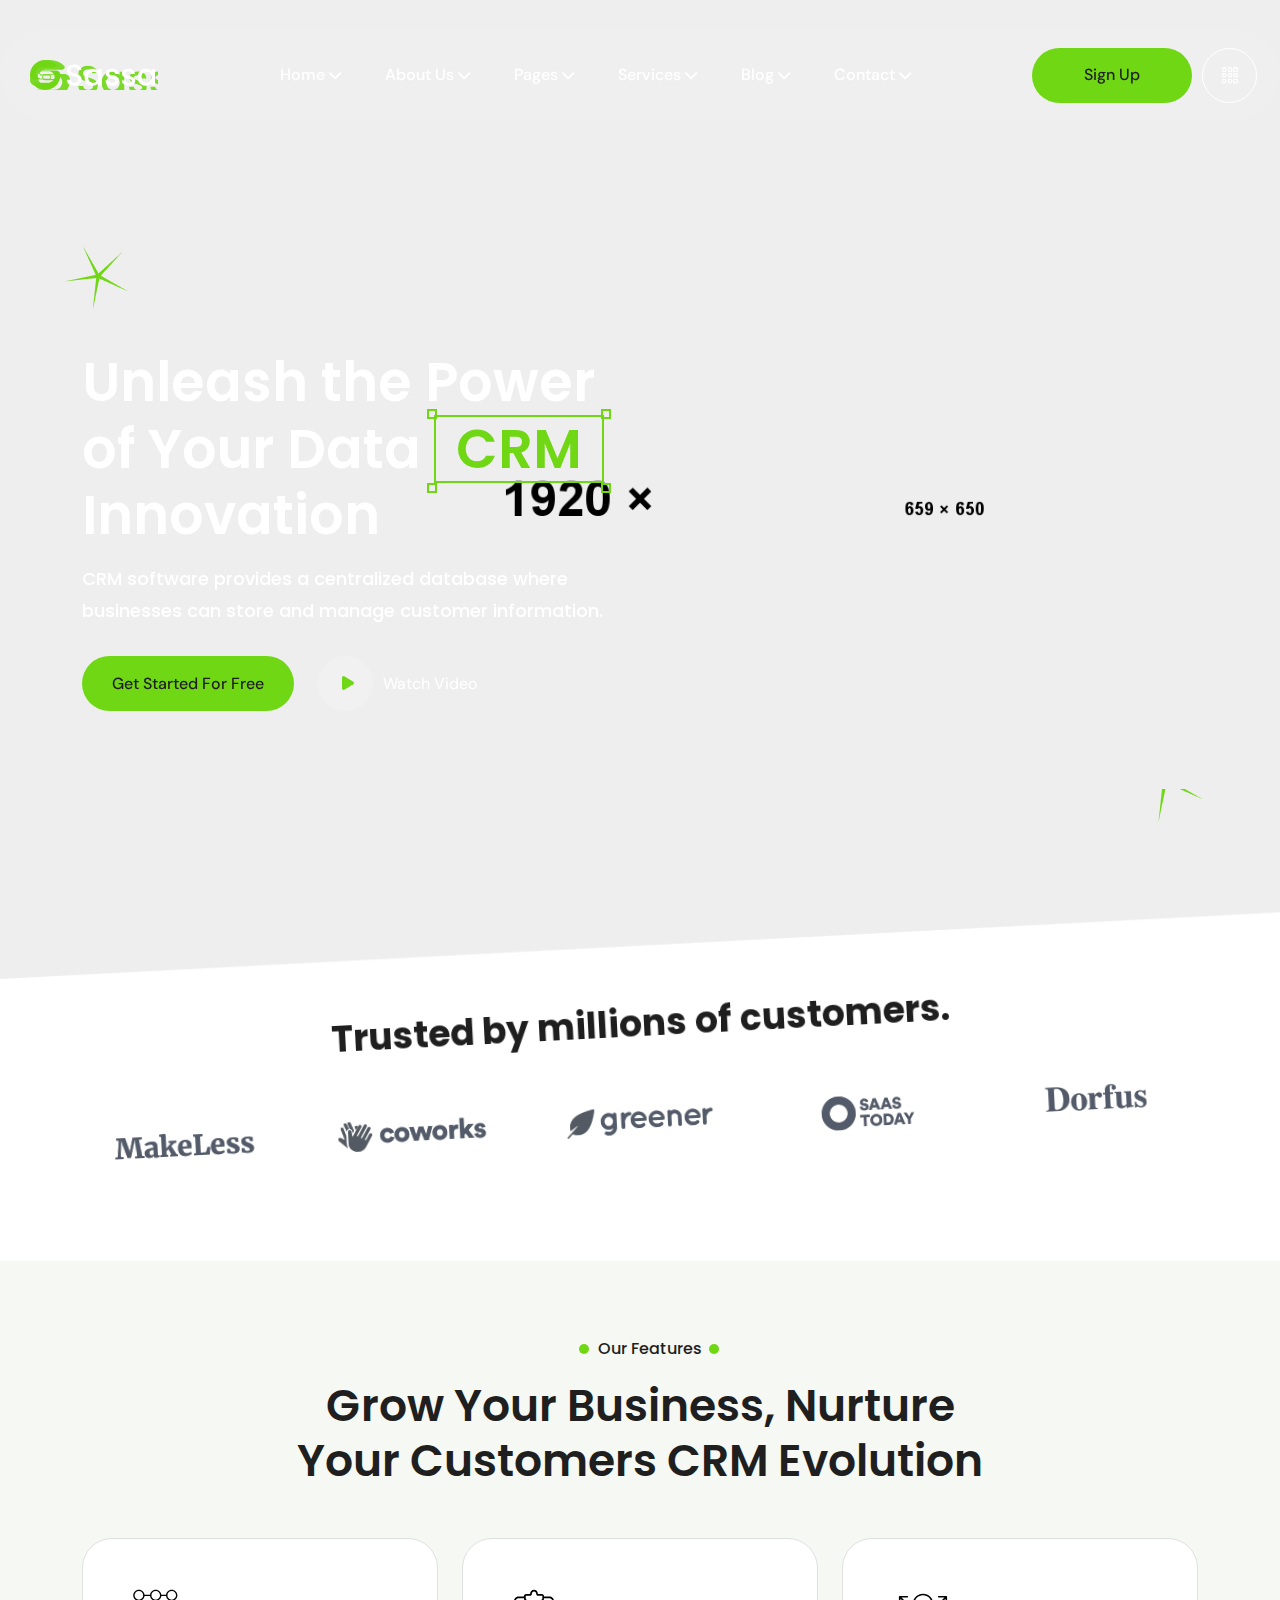
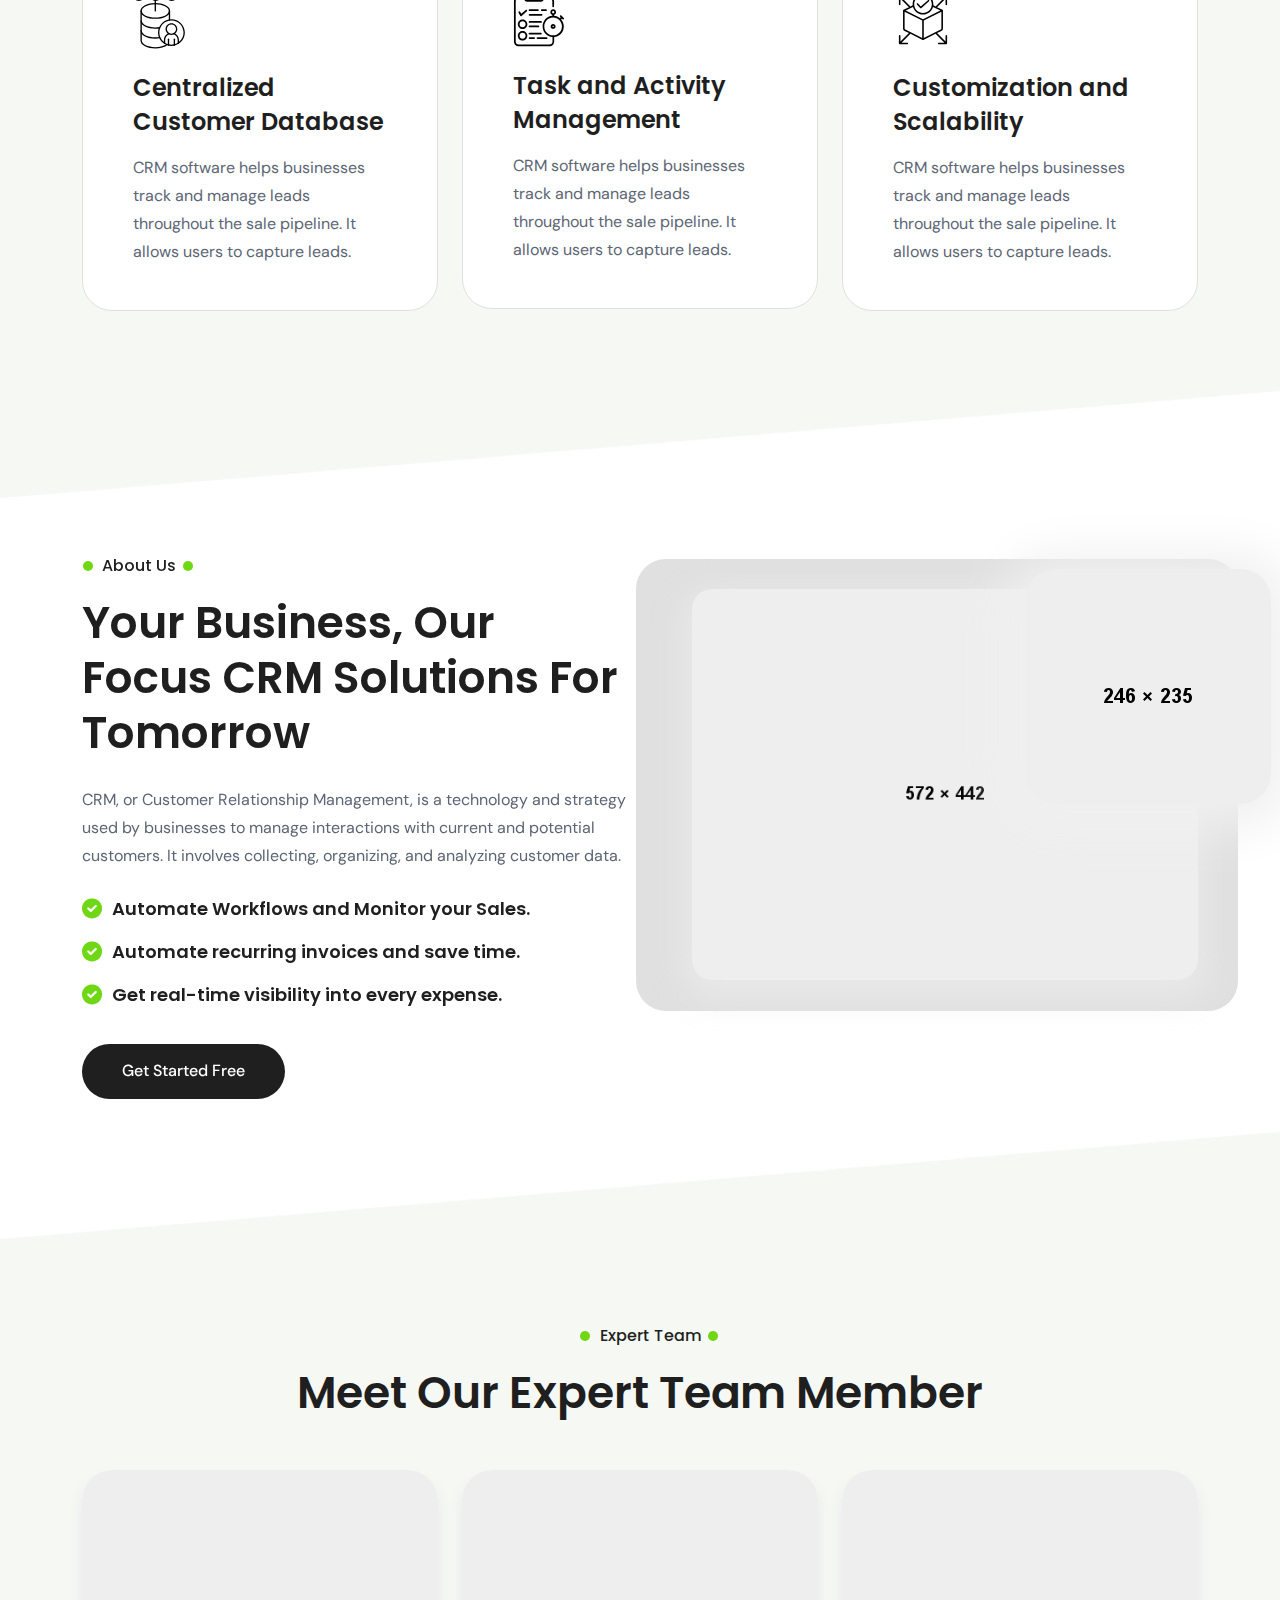
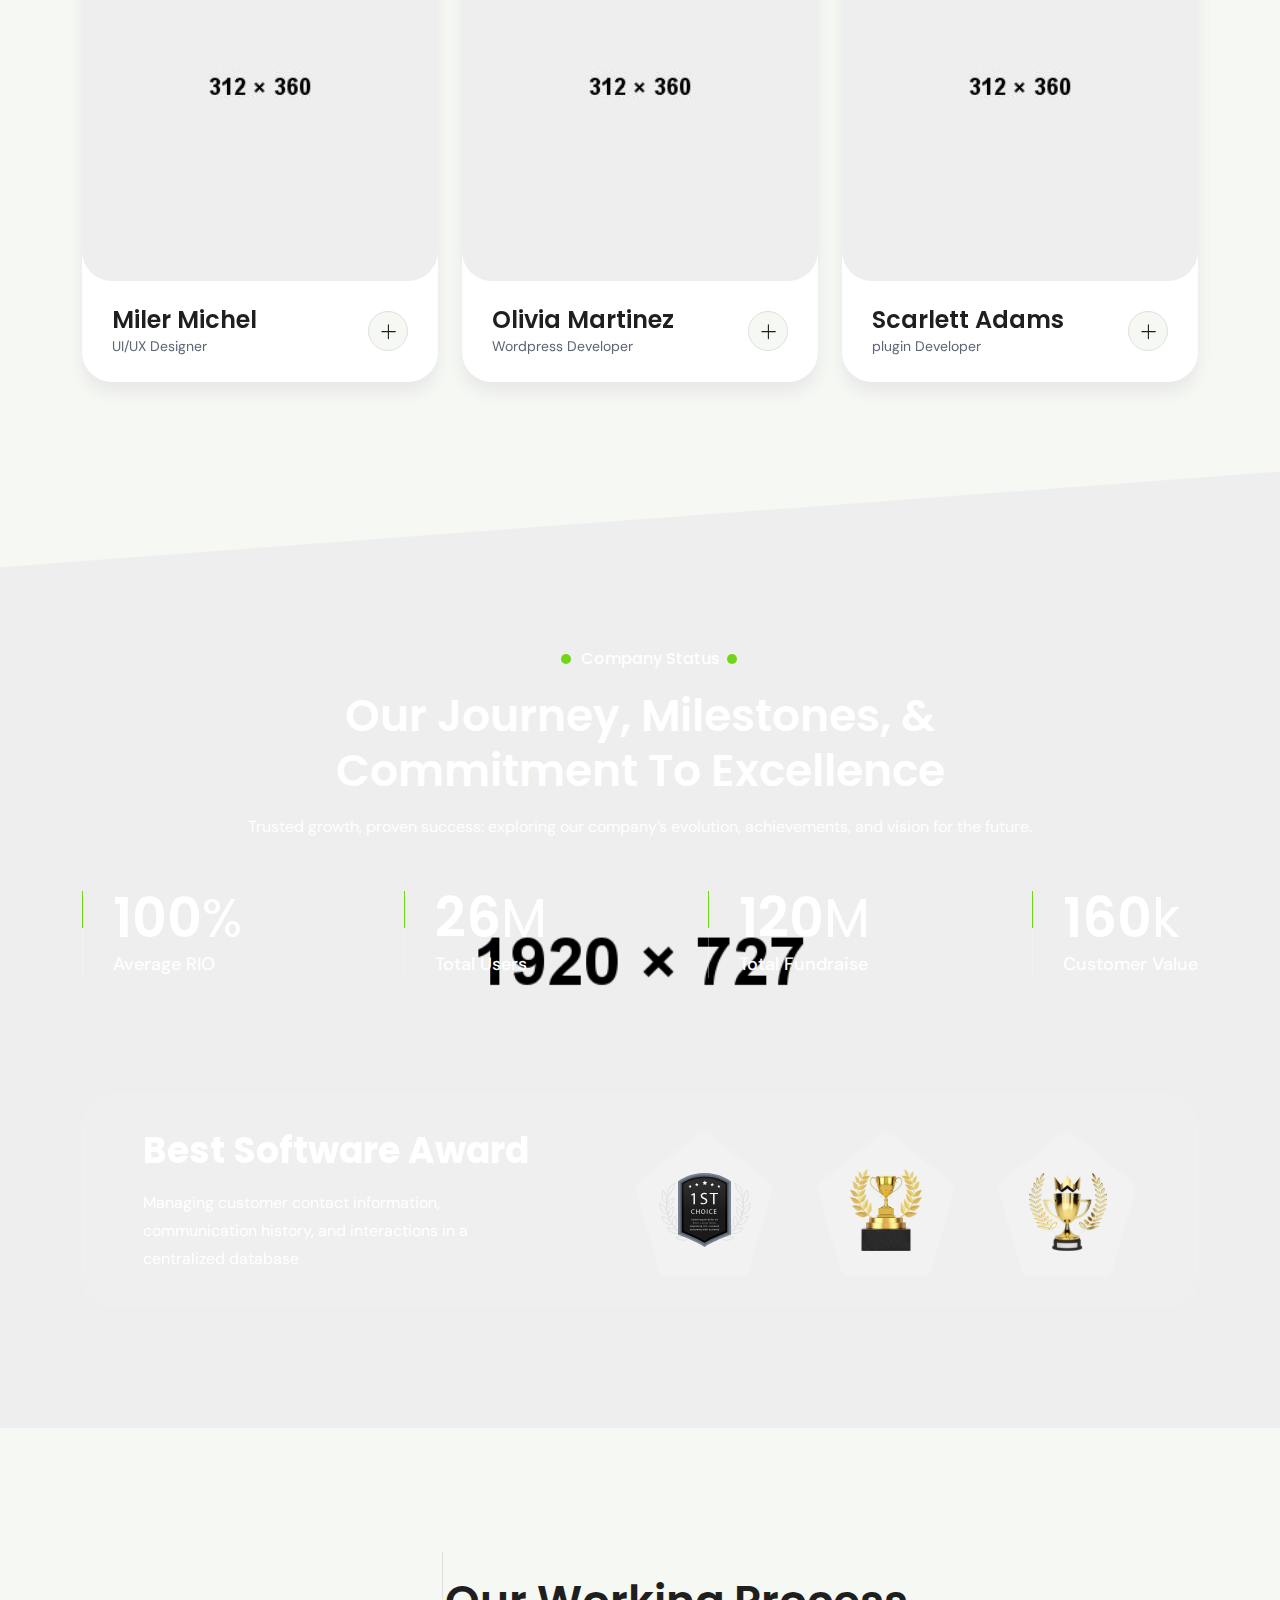
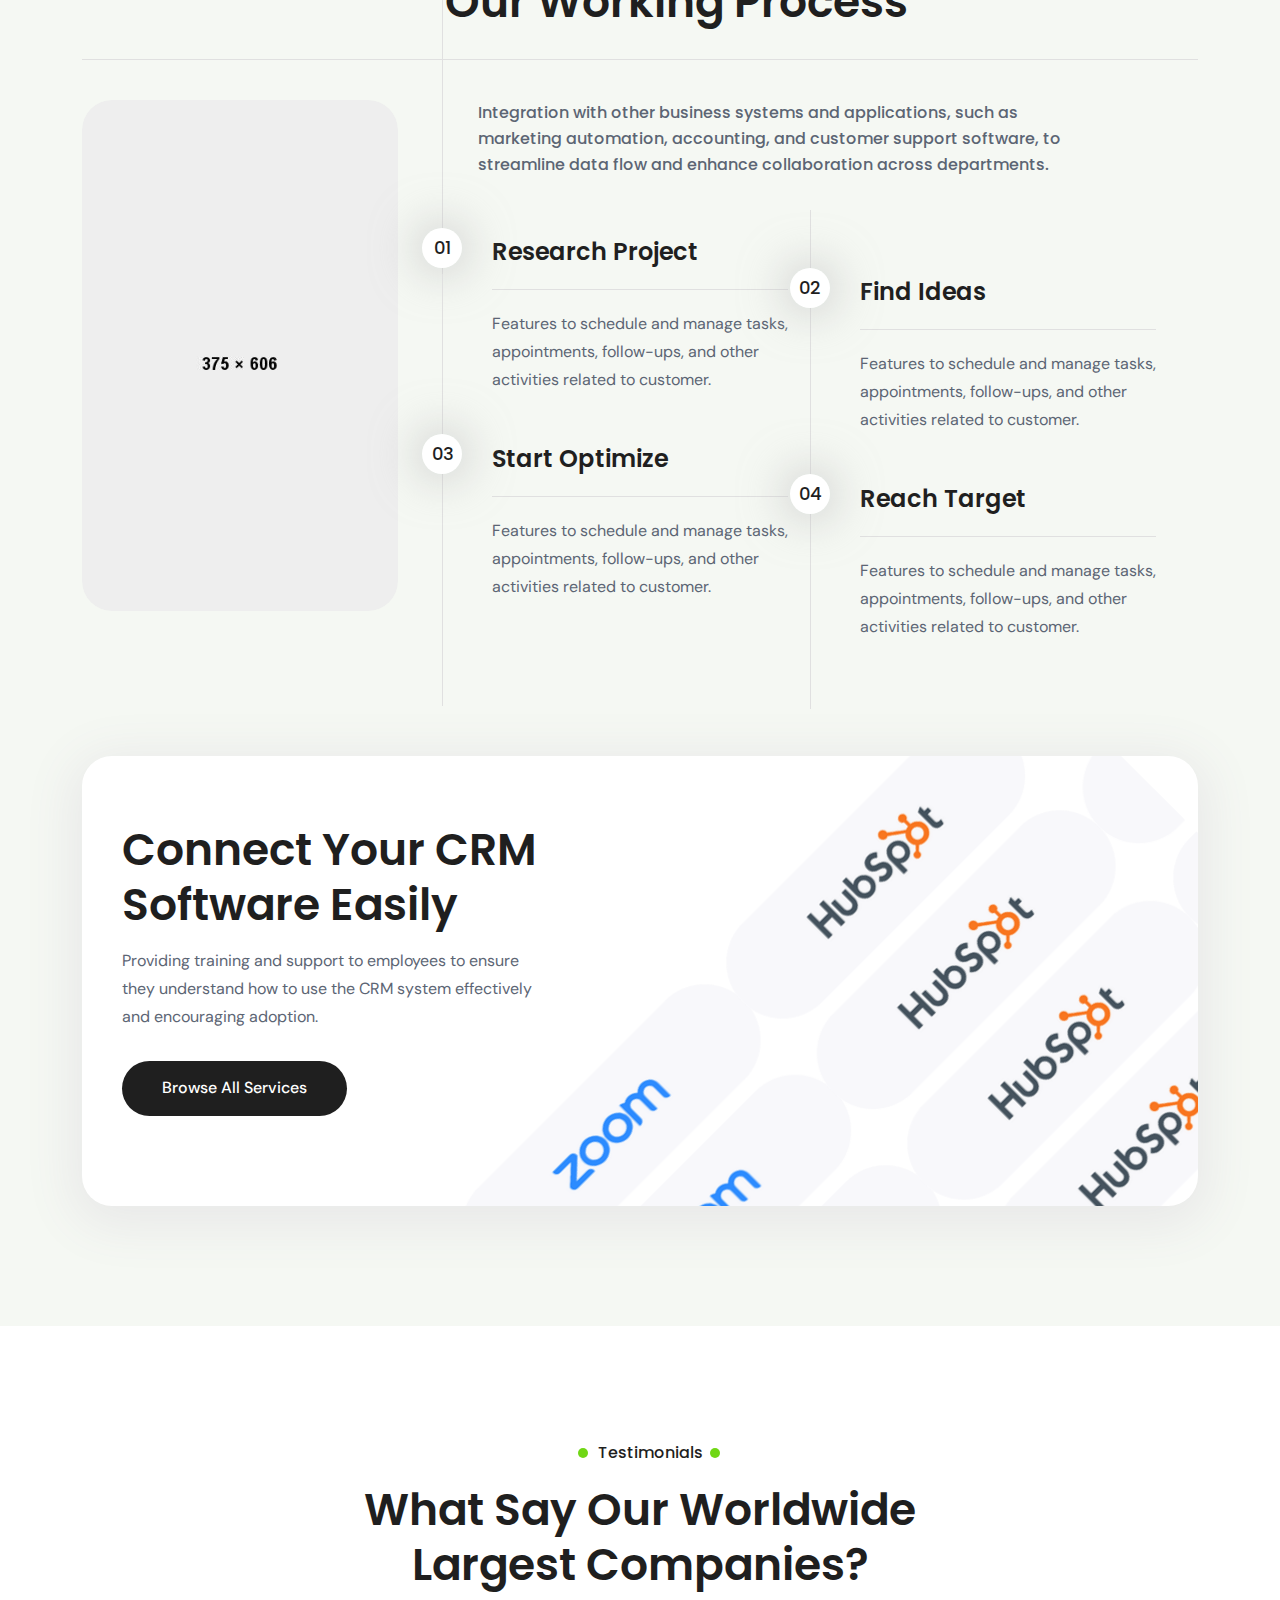
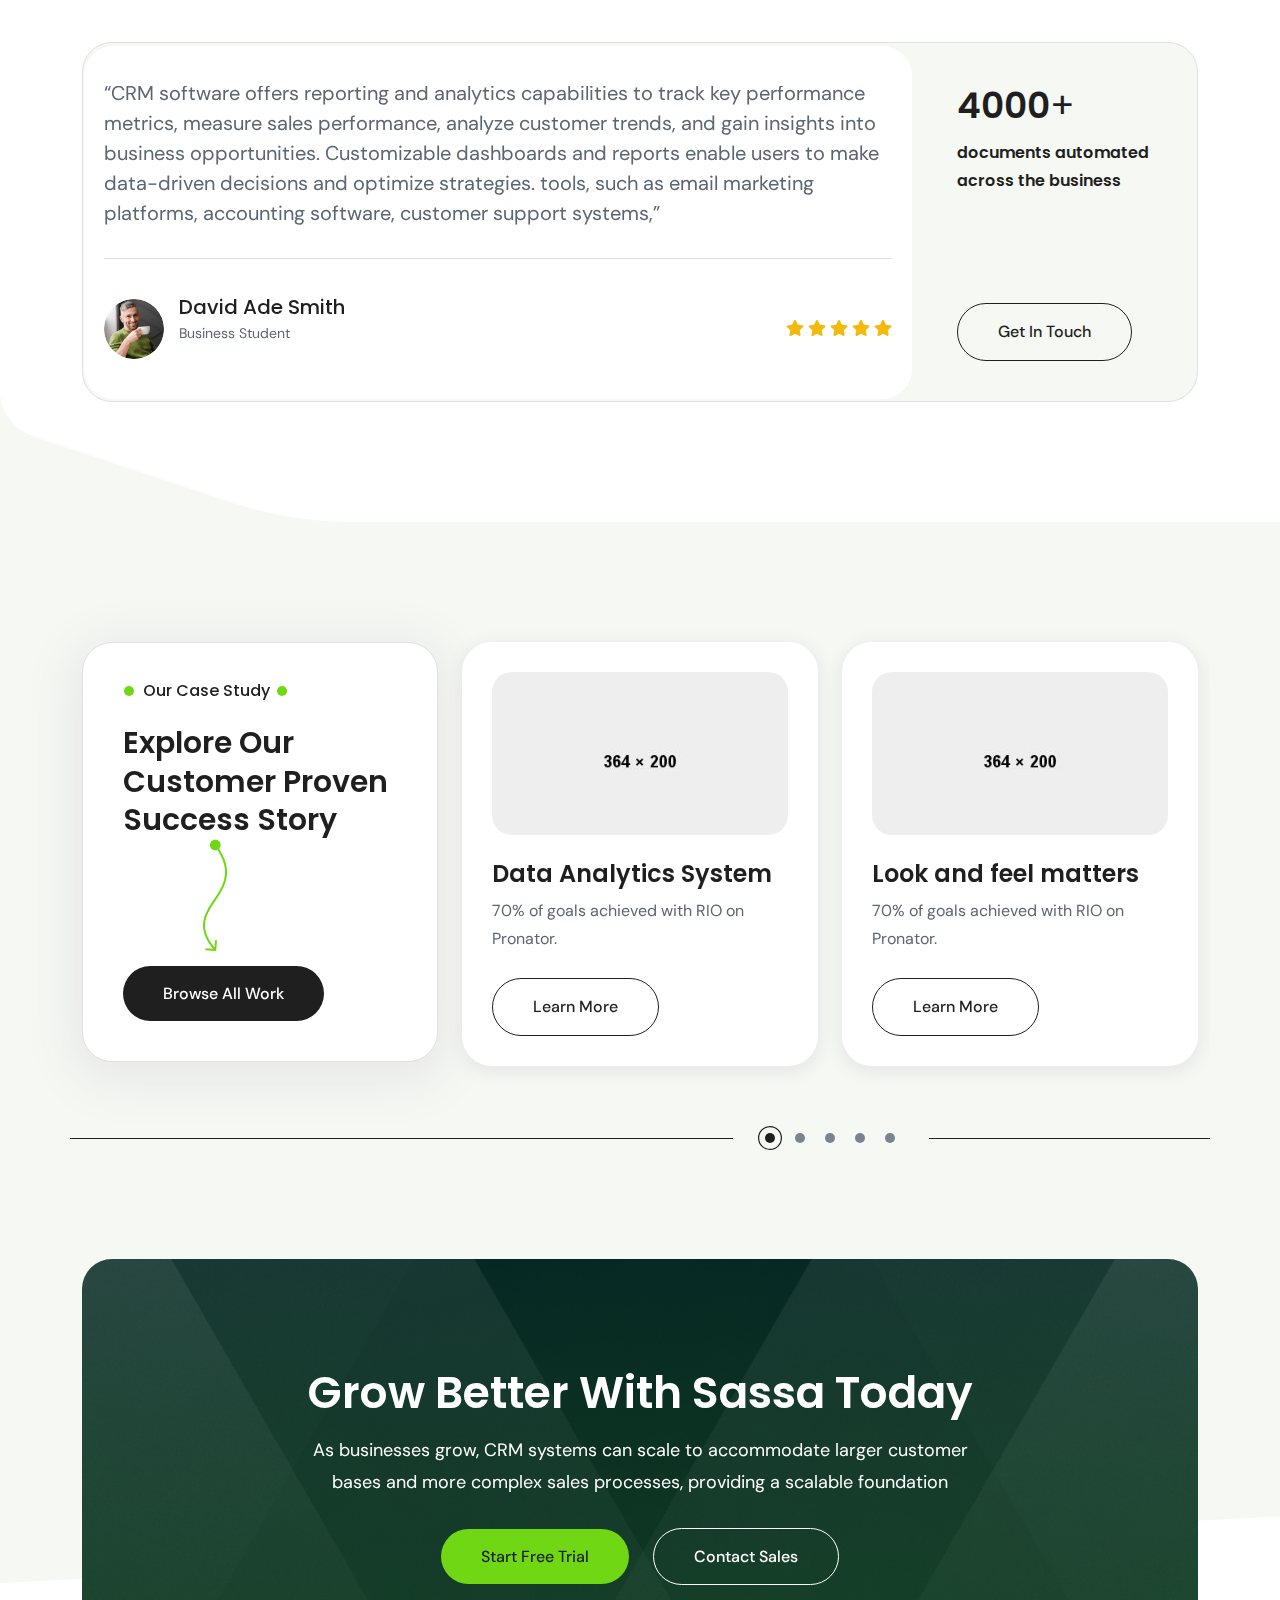
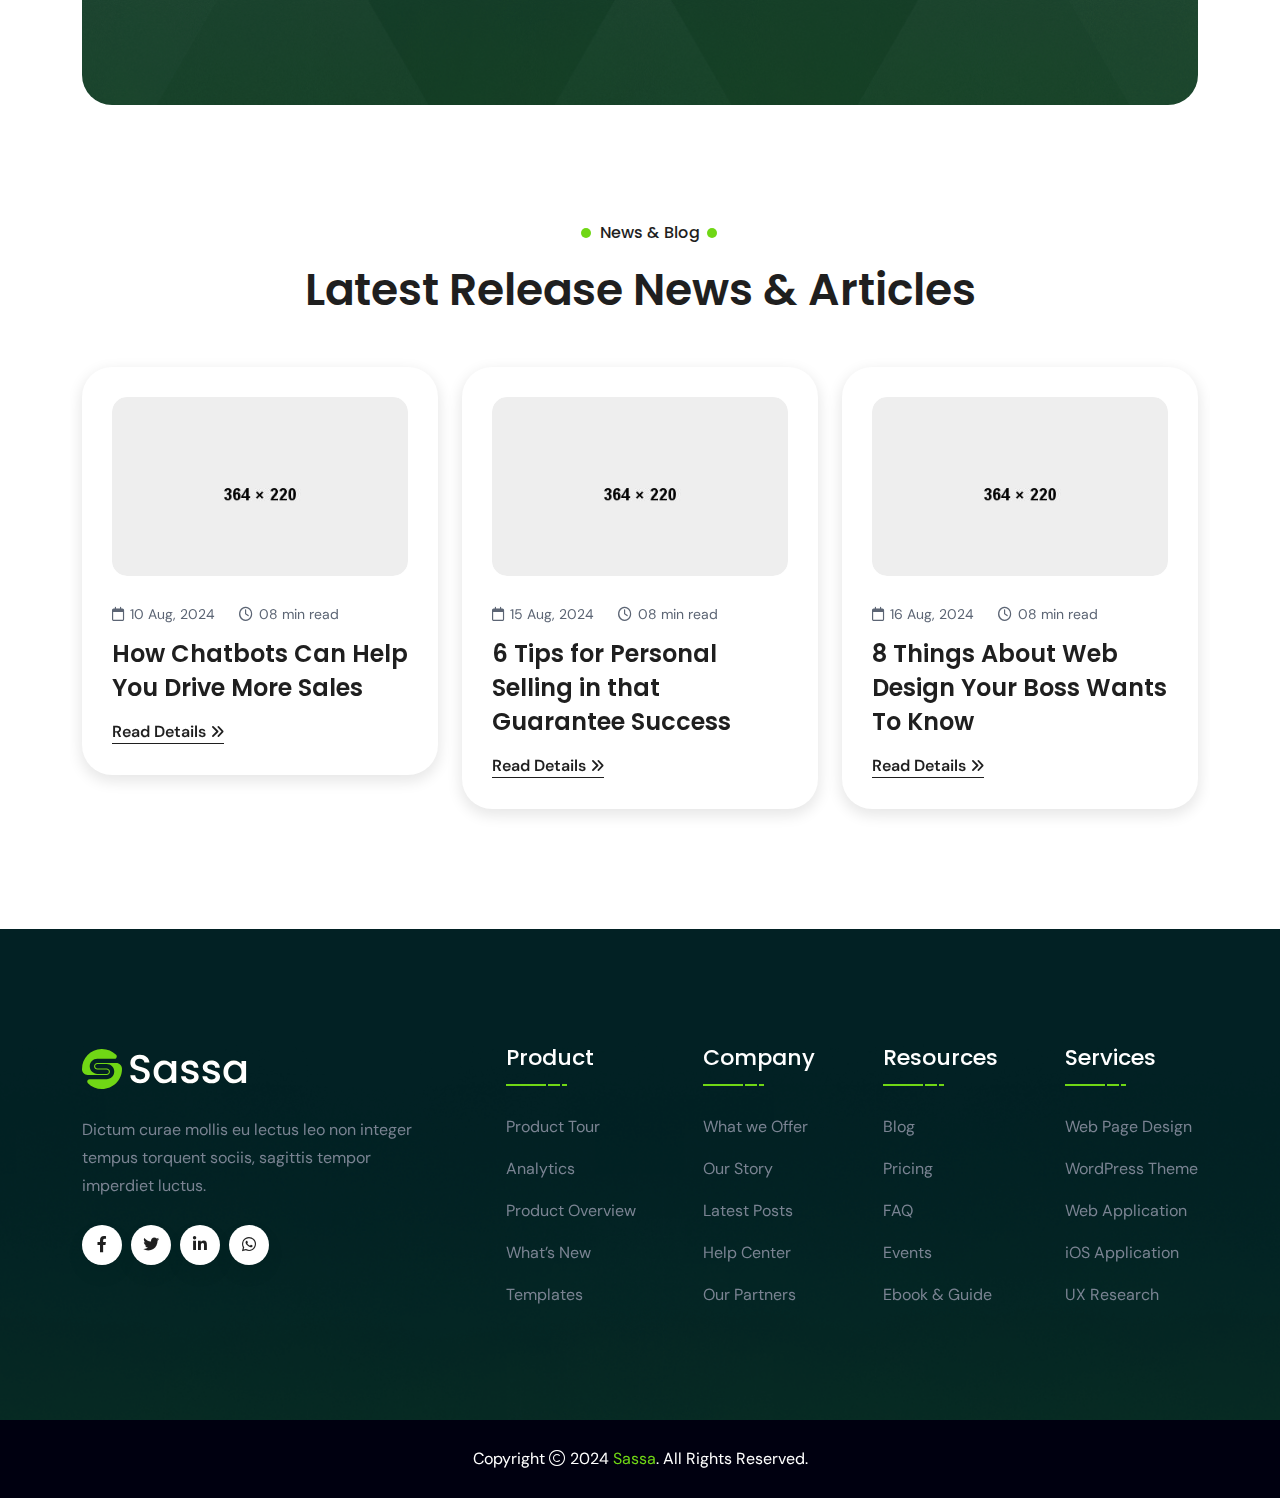
<file: home-crm-software.html>
<!doctype html>
<html class="no-js" lang="zxx">

<head>
    <meta charset="utf-8">
    <meta http-equiv="x-ua-compatible" content="ie=edge">
    <title>Sassa - Saas Startup Multipurpose HTML Template - CRM Software</title>
    <meta name="author" content="Themeholy">
    <meta name="description" content="Sassa - Saas Startup Multipurpose HTML Template">
    <meta name="keywords" content="Sassa - Saas Startup Multipurpose HTML Template">
    <meta name="robots" content="INDEX,FOLLOW">

    <!-- Mobile Specific Metas -->
    <meta name="viewport" content="width=device-width, initial-scale=1, shrink-to-fit=no">

    <!-- Favicons - Place favicon.ico in the root directory -->
    <link rel="apple-touch-icon" sizes="57x57" href="assets/img/favicons/apple-icon-57x57.png">
    <link rel="apple-touch-icon" sizes="60x60" href="assets/img/favicons/apple-icon-60x60.png">
    <link rel="apple-touch-icon" sizes="72x72" href="assets/img/favicons/apple-icon-72x72.png">
    <link rel="apple-touch-icon" sizes="76x76" href="assets/img/favicons/apple-icon-76x76.png">
    <link rel="apple-touch-icon" sizes="114x114" href="assets/img/favicons/apple-icon-114x114.png">
    <link rel="apple-touch-icon" sizes="120x120" href="assets/img/favicons/apple-icon-120x120.png">
    <link rel="apple-touch-icon" sizes="144x144" href="assets/img/favicons/apple-icon-144x144.png">
    <link rel="apple-touch-icon" sizes="152x152" href="assets/img/favicons/apple-icon-152x152.png">
    <link rel="apple-touch-icon" sizes="180x180" href="assets/img/favicons/apple-icon-180x180.png">
    <link rel="icon" type="image/png" sizes="192x192" href="assets/img/favicons/android-icon-192x192.png">
    <link rel="icon" type="image/png" sizes="32x32" href="assets/img/favicons/favicon-32x32.png">
    <link rel="icon" type="image/png" sizes="96x96" href="assets/img/favicons/favicon-96x96.png">
    <link rel="icon" type="image/png" sizes="16x16" href="assets/img/favicons/favicon-16x16.png">
    <link rel="manifest" href="assets/img/favicons/manifest.json">
    <meta name="msapplication-TileColor" content="#ffffff">
    <meta name="msapplication-TileImage" content="assets/img/favicons/ms-icon-144x144.png">
    <meta name="theme-color" content="#ffffff">

    <!--==============================
	  Google Fonts
	============================== -->
    <link rel="preconnect" href="https://fonts.googleapis.com">
    <link rel="preconnect" href="https://fonts.gstatic.com" crossorigin>
    <link href="https://fonts.googleapis.com/css2?family=DM+Sans:ital,opsz,wght@0,9..40,100..1000;1,9..40,100..1000&family=Poppins:ital,wght@0,100;0,200;0,300;0,400;0,500;0,600;0,700;0,800;0,900;1,100;1,200;1,300;1,400;1,500;1,600;1,700;1,800;1,900&display=swap" rel="stylesheet">

    <!--==============================
	    All CSS File
	============================== -->
    <!-- Bootstrap -->
    <link rel="stylesheet" href="assets/css/bootstrap.min.css">
    <!-- Fontawesome Icon -->
    <link rel="stylesheet" href="assets/css/fontawesome.min.css">
    <!-- Magnific Popup -->
    <link rel="stylesheet" href="assets/css/magnific-popup.min.css">
    <!-- Swiper Slider -->
    <link rel="stylesheet" href="assets/css/swiper-bundle.min.css">
    <!-- Theme Custom CSS -->
    <link rel="stylesheet" href="assets/css/style.css">

</head>

<body class="theme-lima">




    <!--[if lte IE 9]>
    	<p class="browserupgrade">You are using an <strong>outdated</strong> browser. Please <a href="https://browsehappy.com/">upgrade your browser</a> to improve your experience and security.</p>
  <![endif]-->



    <!--********************************
   		Code Start From Here 
	******************************** -->

    <!--==============================
     Preloader
  ==============================-->
    <div id="preloader" class="preloader ">
        <button class="th-btn th-radius preloaderCls">Cancel Preloader </button>
        <div class="preloader">
            <div class="loading-container">
                <div class="loading"></div>
                <div class="preloader-logo">
                    <a class="icon-masking" href="home-hr-management.html"><span data-mask-src="assets/img/preloader.svg" class="mask-icon"></span><img src="assets/img/preloader.svg" alt="Sassa"></a>
                </div>
            </div>
        </div>
    </div>
    <!--==============================
    Sidemenu
============================== -->
    <div class="sidemenu-wrapper d-none d-lg-block ">
        <div class="sidemenu-content">
            <button class="closeButton sideMenuCls"><i class="far fa-times"></i></button>
            <div class="widget footer-widget">
                <h3 class="widget_title">About Company</h3>
                <div class="th-widget-about">
                    <p class="about-text">Professionally redefine transparent ROI through low-risk high-yield imperatives. Progressively create empowered. cost effective users via team driven.</p>
                    <div class="th-social">
                        <a href="https://www.facebook.com/"><i class="fab fa-facebook-f"></i></a>
                        <a href="https://www.twitter.com/"><i class="fab fa-twitter"></i></a>
                        <a href="https://www.linkedin.com/"><i class="fab fa-linkedin-in"></i></a>
                        <a href="https://www.whatsapp.com/"><i class="fab fa-whatsapp"></i></a>
                        <a href="https://www.youtube.com/"><i class="fab fa-youtube"></i></a>
                    </div>
                </div>
            </div>
            <div class="widget footer-widget">
                <h3 class="widget_title">Recent Posts</h3>
                <div class="recent-post-wrap">
                    <div class="recent-post">
                        <div class="media-img">
                            <a href="blog-details.html"><img src="assets/img/blog/recent-post-1-1.jpg" alt="Blog Image"></a>
                        </div>
                        <div class="media-body">
                            <h4 class="post-title"><a class="text-inherit" href="blog-details.html">The Benefits of Managed IT Services post could</a></h4>
                            <div class="recent-post-meta">
                                <a href="blog.html">21 July, 2024</a>
                            </div>
                        </div>
                    </div>
                    <div class="recent-post">
                        <div class="media-img">
                            <a href="blog-details.html"><img src="assets/img/blog/recent-post-1-2.jpg" alt="Blog Image"></a>
                        </div>
                        <div class="media-body">
                            <h4 class="post-title"><a class="text-inherit" href="blog-details.html">The Benefits of Managed IT Services post could</a></h4>
                            <div class="recent-post-meta">
                                <a href="blog.html">22 July, 2024</a>
                            </div>
                        </div>
                    </div>
                    <div class="recent-post">
                        <div class="media-img">
                            <a href="blog-details.html"><img src="assets/img/blog/recent-post-1-3.jpg" alt="Blog Image"></a>
                        </div>
                        <div class="media-body">
                            <h4 class="post-title"><a class="text-inherit" href="blog-details.html">The Benefits of Managed IT Services post could</a></h4>
                            <div class="recent-post-meta">
                                <a href="blog.html">23 July, 2024</a>
                            </div>
                        </div>
                    </div>
                </div>
            </div>
            <div class="widget footer-widget">
                <h3 class="widget_title">Get In Touch</h3>
                <div class="th-widget-contact">
                    <div class="info-box">
                        <div class="box-icon">
                            <img src="assets/img/icon/location.svg" alt="">
                        </div>
                        <p class="box-text">55 Main Street, 2nd block Malborne, Australia</p>
                    </div>
                    <div class="info-box">
                        <div class="box-icon">
                            <img src="assets/img/icon/mail.svg" alt="">
                        </div>
                        <p class="box-text">
                            <a href="mailto:info@Sassa.com" class="box-link">info@Sassa.com</a>
                            <a href="mailto:info.example@Sassa.com" class="box-link">info.example@Sassa.com</a>
                        </p>
                    </div>
                    <div class="info-box">
                        <div class="box-icon">
                            <img src="assets/img/icon/call.svg" alt="">
                        </div>
                        <p class="box-text">
                            <a href="tel:+16365414789" class="box-link">+163 6541 4789</a>
                        </p>
                    </div>
                </div>
            </div>
        </div>
    </div> <!--==============================
    Mobile Menu
  ============================== -->
    <div class="th-menu-wrapper">
        <div class="th-menu-area text-center">
            <button class="th-menu-toggle"><i class="fal fa-times"></i></button>
            <div class="mobile-logo">
                <a href="home-hr-management.html"><img src="assets/img/logo.svg" alt="Sassa"></a>
            </div>

            <div class="th-mobile-menu">
                <ul>
                    <li class="menu-item-has-children">
                        <a href="home-hr-management.html">Home</a>
                        <ul class="sub-menu">
                            <li><a href="home-hr-management.html">Home HR Management</a></li>
                            <li><a href="home-crm-software.html">Home CRM Software</a></li>
                            <li><a href="home-digital-agency.html">Home Digital Agency</a></li>
                            <li><a href="home-job-portal.html">Home Job Portal</a></li>
                            <li><a href="home-sass-landing.html">Home Sass Landing</a></li>
                            <li><a href="home-app-landing.html">Home App Landing</a></li>
                            <li><a href="home-seo-agency.html">Home SEO Agency</a></li>

                        </ul>
                    </li>
                    <li class="menu-item-has-children">
                        <a href="#">About Us</a>
                        <ul class="sub-menu">
                            <li><a href="about.html">About Us Style 1</a></li>
                            <li><a href="about-2.html">About Us Style 2</a></li>
                        </ul>
                    </li>
                    <li class="menu-item-has-children">
                        <a href="#">Pages</a>
                        <ul class="sub-menu">
                            <li><a href="job.html">Job Page</a></li>
                            <li><a href="job-details.html">Job Details</a></li>
                            <li><a href="team.html">Team Style 1</a></li>
                            <li><a href="team-2.html">Team Style 2</a></li>
                            <li><a href="team-details.html">Team Details</a></li>
                            <li><a href="portfolio.html">Portfolio Style 1</a></li>
                            <li><a href="portfolio-2.html">Portfolio Style 2</a></li>
                            <li><a href="portfolio-details.html">Portfolio Details</a></li>
                            <li><a href="pricing.html">Price Table Style 1</a></li>
                            <li><a href="pricing-2.html">Price Table Style 2</a></li>
                            <li><a href="faq.html">FAQ Style 1</a></li>
                            <li><a href="faq-2.html">FAQ Style 2</a></li>
                            <li><a href="error.html">Error Page</a></li>
                        </ul>
                    </li>
                    <li class="menu-item-has-children">
                        <a href="#">Services</a>
                        <ul class="sub-menu">
                            <li><a href="service.html">Services style 1</a></li>
                            <li><a href="service-2.html">Services style 2</a></li>
                            <li><a href="service-details.html">Services Details</a></li>
                        </ul>
                    </li>
                    <li class="menu-item-has-children">
                        <a href="#">Blog</a>
                        <ul class="sub-menu">
                            <li><a href="blog.html">Blog</a></li>
                            <li><a href="blog-details.html">Blog Details</a></li>
                        </ul>
                    </li>
                    <li class="menu-item-has-children">
                        <a href="#">Contact</a>
                        <ul class="sub-menu">
                            <li><a href="contact.html">Contact Us Style 1</a></li>
                            <li><a href="contact-2.html">Contact Us Style 2</a></li>
                        </ul>
                    </li>
                </ul>
            </div>
        </div>
    </div><!--==============================
	Header Area
==============================-->
    <header class="th-header header-layout4 header-absolute">
        <div class="sticky-wrapper">
            <!-- Main Menu Area -->
            <div class="menu-area">
                <div class="container-fluid p-0">
                    <div class="row align-items-center justify-content-between">
                        <div class="col-auto">
                            <div class="header-logo">
                                <a class="icon-masking" href="home-hr-management.html"><span data-mask-src="assets/img/logo-white.svg" class="mask-icon"></span><img src="assets/img/logo-white.svg" alt="Sassa"></a>
                            </div>
                        </div>
                        <div class="col-auto">
                            <nav class="main-menu style2 d-none d-lg-inline-block">
                                <ul>
                                    <li class="menu-item-has-children">
                                        <a href="home-hr-management.html">Home</a>
                                        <ul class="sub-menu">
                                            <li><a href="home-hr-management.html">Home HR Management</a></li>
                                            <li><a href="home-crm-software.html">Home CRM Software</a></li>
                                            <li><a href="home-digital-agency.html">Home Digital Agency</a></li>
                                            <li><a href="home-job-portal.html">Home Job Portal</a></li>
                                            <li><a href="home-sass-landing.html">Home Sass Landing</a></li>
                                            <li><a href="home-app-landing.html">Home App Landing</a></li>
                                            <li><a href="home-seo-agency.html">Home SEO Agency</a></li>

                                        </ul>
                                    </li>
                                    <li class="menu-item-has-children">
                                        <a href="#">About Us</a>
                                        <ul class="sub-menu">
                                            <li><a href="about.html">About Us Style 1</a></li>
                                            <li><a href="about-2.html">About Us Style 2</a></li>
                                        </ul>
                                    </li>
                                    <li class="menu-item-has-children">
                                        <a href="#">Pages</a>
                                        <ul class="sub-menu">
                                            <li><a href="job.html">Job Page</a></li>
                                            <li><a href="job-details.html">Job Details</a></li>
                                            <li><a href="team.html">Team Style 1</a></li>
                                            <li><a href="team-2.html">Team Style 2</a></li>
                                            <li><a href="team-details.html">Team Details</a></li>
                                            <li><a href="portfolio.html">Portfolio Style 1</a></li>
                                            <li><a href="portfolio-2.html">Portfolio Style 2</a></li>
                                            <li><a href="portfolio-details.html">Portfolio Details</a></li>
                                            <li><a href="pricing.html">Price Table Style 1</a></li>
                                            <li><a href="pricing-2.html">Price Table Style 2</a></li>
                                            <li><a href="faq.html">FAQ Style 1</a></li>
                                            <li><a href="faq-2.html">FAQ Style 2</a></li>
                                            <li><a href="error.html">Error Page</a></li>
                                        </ul>
                                    </li>
                                    <li class="menu-item-has-children">
                                        <a href="#">Services</a>
                                        <ul class="sub-menu">
                                            <li><a href="service.html">Services style 1</a></li>
                                            <li><a href="service-2.html">Services style 2</a></li>
                                            <li><a href="service-details.html">Services Details</a></li>
                                        </ul>
                                    </li>
                                    <li class="menu-item-has-children">
                                        <a href="#">Blog</a>
                                        <ul class="sub-menu">
                                            <li><a href="blog.html">Blog</a></li>
                                            <li><a href="blog-details.html">Blog Details</a></li>
                                        </ul>
                                    </li>
                                    <li class="menu-item-has-children">
                                        <a href="#">Contact</a>
                                        <ul class="sub-menu">
                                            <li><a href="contact.html">Contact Us Style 1</a></li>
                                            <li><a href="contact-2.html">Contact Us Style 2</a></li>
                                        </ul>
                                    </li>
                                </ul>
                            </nav>
                            <button type="button" class="th-menu-toggle d-block d-lg-none"><i class="far fa-bars"></i></button>
                        </div>
                        <div class="col-auto d-none d-lg-inline-block">
                            <div class="header-button">
                                <a href="contact.html" class="th-btn style1 d-none d-xl-block">Sign Up</a>
                                <a href="#" class="icon-btn sideMenuToggler"><i class="fa-light fa-grid"></i></a>
                            </div>
                        </div>
                    </div>
                </div>
            </div>
        </div>
    </header><!--==============================
Hero Area
==============================-->
    <div class="th-hero-wrapper hero-4" id="hero">
        <div class="th-hero-bg" data-bg-src="assets/img/bg/hero_bg_4.png">
        </div>
        <div class="container">
            <div class="row align-items-center">
                <div class="col-xl-6">
                    <div class="hero-style4">
                        <h1 class="hero-title text-white">Unleash the Power of Your Data <span class="square-text">
                                <span class="dot1"></span>
                                <span class="dot2"></span>
                                CRM</span> Innovation</h1>
                        <p class="hero-text">CRM software provides a centralized database where businesses can store and
                            manage customer information.</p>
                        <div class="btn-group">
                            <a href="contact.html" class="th-btn style1">Get Started For Free</a>
                            <div class="call-btn">
                                <a href="https://www.youtube.com/watch?v=_sI_Ps7JSEk" class="play-btn popup-video">
                                    <i class="fas fa-play"></i>
                                </a>
                                <div class="media-body">
                                    <a href="https://www.youtube.com/watch?v=_sI_Ps7JSEk" class="btn-title popup-video">Watch Video</a>
                                </div>
                            </div>
                        </div>
                    </div>
                </div>
                <div class="col-xl-6">
                    <div class="hero-img jump">
                        <img src="assets/img/hero/hero_4_1.png" alt="Hero Image">
                    </div>
                </div>
            </div>
        </div>
        <div class="shape-mockup z-index-3 spin d-none d-xl-block" data-top="25%" data-left="5%"><img src="assets/img/shape/star-16.png" alt=""></div>

        <div class="shape-mockup spin d-none d-xl-block" data-bottom="16%" data-right="6%"><img src="assets/img/shape/star-17.png" alt=""></div>
    </div>
    <!--======== / Hero Section ========--><!--==============================
Brand Area  
==============================-->
    <div class="brand-sec2 space">
        <div class="container">
            <div class="title-area mb-60 text-center">
                <h3 class="brand-title">Trusted by millions of customers.</h3>
            </div>
            <div class="slider-area text-center">
                <div class="swiper th-slider brand-slider2" id="brandSlider2" data-slider-options='{"breakpoints":{"0":{"slidesPerView":2},"576":{"slidesPerView":"2"},"768":{"slidesPerView":"3"},"992":{"slidesPerView":"4"},"1200":{"slidesPerView":"5"},"1400":{"slidesPerView":"6"}}}'>
                    <div class="swiper-wrapper">
                        <div class="swiper-slide">
                            <a href="about.html" class="brand-box">
                                <img src="assets/img/brand/brand_1_1.svg" alt="Brand Logo">
                            </a>
                        </div>
                        <div class="swiper-slide">
                            <a href="about.html" class="brand-box">
                                <img src="assets/img/brand/brand_1_2.svg" alt="Brand Logo">
                            </a>
                        </div>
                        <div class="swiper-slide">
                            <a href="about.html" class="brand-box">
                                <img src="assets/img/brand/brand_1_3.svg" alt="Brand Logo">
                            </a>
                        </div>
                        <div class="swiper-slide">
                            <a href="about.html" class="brand-box">
                                <img src="assets/img/brand/brand_1_4.svg" alt="Brand Logo">
                            </a>
                        </div>
                        <div class="swiper-slide">
                            <a href="about.html" class="brand-box">
                                <img src="assets/img/brand/brand_1_5.svg" alt="Brand Logo">
                            </a>
                        </div>
                        <div class="swiper-slide">
                            <a href="about.html" class="brand-box">
                                <img src="assets/img/brand/brand_1_6.svg" alt="Brand Logo">
                            </a>
                        </div>
                        <div class="swiper-slide">
                            <a href="about.html" class="brand-box">
                                <img src="assets/img/brand/brand_1_1.svg" alt="Brand Logo">
                            </a>
                        </div>
                        <div class="swiper-slide">
                            <a href="about.html" class="brand-box">
                                <img src="assets/img/brand/brand_1_2.svg" alt="Brand Logo">
                            </a>
                        </div>
                        <div class="swiper-slide">
                            <a href="about.html" class="brand-box">
                                <img src="assets/img/brand/brand_1_3.svg" alt="Brand Logo">
                            </a>
                        </div>
                        <div class="swiper-slide">
                            <a href="about.html" class="brand-box">
                                <img src="assets/img/brand/brand_1_4.svg" alt="Brand Logo">
                            </a>
                        </div>
                        <div class="swiper-slide">
                            <a href="about.html" class="brand-box">
                                <img src="assets/img/brand/brand_1_5.svg" alt="Brand Logo">
                            </a>
                        </div>
                        <div class="swiper-slide">
                            <a href="about.html" class="brand-box">
                                <img src="assets/img/brand/brand_1_6.svg" alt="Brand Logo">
                            </a>
                        </div>
                    </div>

                </div>
            </div>
        </div>
    </div><!--==============================
feature Area  
==============================-->
    <div class="feature-area4 overflow-hidden space-extra2" id="service-sec">
        <div class="container">
            <div class="row justify-content-center">
                <div class="col-xl-8 col-xxl-7">
                    <div class="title-area text-center">
                        <span class="sub-title sub-title2">Our Features</span>
                        <h2 class="sec-title">Grow Your Business, Nurture Your Customers CRM Evolution</h2>
                    </div>
                </div>
            </div>
            <div class="row gy-4 justify-content-center">
                <div class="col-xl-4 col-md-6">
                    <div class="feature-box th-ani">
                        <div class="box-icon">
                            <img src="assets/img/icon/feature_2_1.svg" alt="icon">
                        </div>
                        <h3 class="box-title">Centralized Customer Database</h3>
                        <p class="box-text">CRM software helps businesses track and manage leads throughout the sale pipeline. It allows users to capture leads.</p>
                    </div>
                </div>
                <div class="col-xl-4 col-md-6">
                    <div class="feature-box th-ani">
                        <div class="box-icon">
                            <img src="assets/img/icon/feature_2_2.svg" alt="icon">
                        </div>
                        <h3 class="box-title">Task and Activity Management</h3>
                        <p class="box-text">CRM software helps businesses track and manage leads throughout the sale pipeline. It allows users to capture leads.</p>
                    </div>
                </div>
                <div class="col-xl-4 col-md-6">
                    <div class="feature-box th-ani">
                        <div class="box-icon">
                            <img src="assets/img/icon/feature_2_3.svg" alt="icon">
                        </div>
                        <h3 class="box-title">Customization and Scalability</h3>
                        <p class="box-text">CRM software helps businesses track and manage leads throughout the sale pipeline. It allows users to capture leads.</p>
                    </div>
                </div>
            </div>
        </div>
    </div><!--==============================
About Area  
==============================-->
    <div class="about-area4" id="about-sec" data-mask-src="assets/img/bg/about_bg_shape.png">
        <div class="container">
            <div class="row">
                <div class="col-xl-6">
                    <div class="title-area mb-35">
                        <span class="sub-title sub-title2">About Us</span>
                        <h2 class="sec-title">Your Business, Our Focus CRM Solutions for Tomorrow</h2>
                    </div>
                    <p class="mt-n2 mb-25">CRM, or Customer Relationship Management, is a technology and strategy used by businesses to manage interactions with current and potential customers. It involves collecting, organizing, and analyzing customer data.</p>
                    <div class="checklist style3 mb-35">
                        <ul>
                            <li><i class="fa-solid fa-circle-check"></i>Automate Workflows and Monitor your Sales.</li>
                            <li><i class="fa-solid fa-circle-check"></i>Automate recurring invoices and save time.</li>
                            <li><i class="fa-solid fa-circle-check"></i>Get real-time visibility into every expense.</li>
                        </ul>
                    </div>
                    <a href="about.html" class="th-btn style7">Get Started Free</a>
                </div>
                <div class="col-xl-6 mt-30 mt-xl-0">
                    <div class="img-box8">
                        <div class="img1">
                            <img src="assets/img/normal/about_6_1.png" alt="About">
                            <div class="about-shape"></div>
                        </div>
                        <div class="img2 jump">
                            <img src="assets/img/normal/about_6_2.png" alt="About">
                        </div>
                    </div>
                </div>
            </div>
        </div>
    </div><!--==============================
Team Area  
==============================-->
    <section class="team-sec space-extra">
        <div class="container z-index-common">
            <div class="title-area text-center">
                <span class="sub-title sub-title2">Expert Team</span>
                <h2 class="sec-title">Meet Our Expert Team Member</h2>
            </div>

            <div class="slider-area">
                <div class="swiper th-slider has-shadow" id="teamSlider1" data-slider-options='{"loop":true,"breakpoints":{"0":{"slidesPerView":1},"576":{"slidesPerView":"1"},"768":{"slidesPerView":"2"},"992":{"slidesPerView":"3"},"1300":{"slidesPerView":"4"}}}'>
                    <div class="swiper-wrapper">
                        <!-- Single Item -->
                        <div class="swiper-slide">
                            <div class="th-team team-card">
                                <div class="box-img">
                                    <img src="assets/img/team/team_1_1.jpg" alt="Team">
                                </div>
                                <div class="box-content">
                                    <div>
                                        <h3 class="box-title"><a href="team-details.html">Miler Michel</a></h3>
                                        <span class="team-desig">UI/UX Designer</span>
                                    </div>
                                    <div class="team-social">
                                        <div class="icon-btn"><i class="fa-light fa-plus"></i></div>
                                        <div class="th-social">
                                            <a target="_blank" href="https://facebook.com/"><i class="fab fa-facebook-f"></i></a>
                                            <a target="_blank" href="https://twitter.com/"><i class="fab fa-twitter"></i></a>
                                            <a target="_blank" href="https://instagram.com/"><i class="fab fa-instagram"></i></a>
                                            <a target="_blank" href="https://linkedin.com/"><i class="fab fa-linkedin-in"></i></a>
                                        </div>
                                    </div>
                                </div>

                            </div>
                        </div>

                        <!-- Single Item -->
                        <div class="swiper-slide">
                            <div class="th-team team-card">
                                <div class="box-img">
                                    <img src="assets/img/team/team_1_2.jpg" alt="Team">
                                </div>
                                <div class="box-content">
                                    <div>
                                        <h3 class="box-title"><a href="team-details.html">Olivia Martinez</a></h3>
                                        <span class="team-desig">Wordpress Developer</span>
                                    </div>
                                    <div class="team-social">
                                        <div class="icon-btn"><i class="fa-light fa-plus"></i></div>
                                        <div class="th-social">
                                            <a target="_blank" href="https://facebook.com/"><i class="fab fa-facebook-f"></i></a>
                                            <a target="_blank" href="https://twitter.com/"><i class="fab fa-twitter"></i></a>
                                            <a target="_blank" href="https://instagram.com/"><i class="fab fa-instagram"></i></a>
                                            <a target="_blank" href="https://linkedin.com/"><i class="fab fa-linkedin-in"></i></a>
                                        </div>
                                    </div>
                                </div>

                            </div>
                        </div>

                        <!-- Single Item -->
                        <div class="swiper-slide">
                            <div class="th-team team-card">
                                <div class="box-img">
                                    <img src="assets/img/team/team_1_3.jpg" alt="Team">
                                </div>
                                <div class="box-content">
                                    <div>
                                        <h3 class="box-title"><a href="team-details.html">Scarlett Adams</a></h3>
                                        <span class="team-desig">plugin Developer</span>
                                    </div>
                                    <div class="team-social">
                                        <div class="icon-btn"><i class="fa-light fa-plus"></i></div>
                                        <div class="th-social">
                                            <a target="_blank" href="https://facebook.com/"><i class="fab fa-facebook-f"></i></a>
                                            <a target="_blank" href="https://twitter.com/"><i class="fab fa-twitter"></i></a>
                                            <a target="_blank" href="https://instagram.com/"><i class="fab fa-instagram"></i></a>
                                            <a target="_blank" href="https://linkedin.com/"><i class="fab fa-linkedin-in"></i></a>
                                        </div>
                                    </div>
                                </div>

                            </div>
                        </div>

                        <!-- Single Item -->
                        <div class="swiper-slide">
                            <div class="th-team team-card">
                                <div class="box-img">
                                    <img src="assets/img/team/team_1_4.jpg" alt="Team">
                                </div>
                                <div class="box-content">
                                    <div>
                                        <h3 class="box-title"><a href="team-details.html">Caleb Foster</a></h3>
                                        <span class="team-desig">Front end Developer</span>
                                    </div>
                                    <div class="team-social">
                                        <div class="icon-btn"><i class="fa-light fa-plus"></i></div>
                                        <div class="th-social">
                                            <a target="_blank" href="https://facebook.com/"><i class="fab fa-facebook-f"></i></a>
                                            <a target="_blank" href="https://twitter.com/"><i class="fab fa-twitter"></i></a>
                                            <a target="_blank" href="https://instagram.com/"><i class="fab fa-instagram"></i></a>
                                            <a target="_blank" href="https://linkedin.com/"><i class="fab fa-linkedin-in"></i></a>
                                        </div>
                                    </div>
                                </div>

                            </div>
                        </div>

                        <!-- Single Item -->
                        <div class="swiper-slide">
                            <div class="th-team team-card">
                                <div class="box-img">
                                    <img src="assets/img/team/team_1_5.jpg" alt="Team">
                                </div>
                                <div class="box-content">
                                    <div>
                                        <h3 class="box-title"><a href="team-details.html">Mariana mia</a></h3>
                                        <span class="team-desig">Backend Developer</span>
                                    </div>
                                    <div class="team-social">
                                        <div class="icon-btn"><i class="fa-light fa-plus"></i></div>
                                        <div class="th-social">
                                            <a target="_blank" href="https://facebook.com/"><i class="fab fa-facebook-f"></i></a>
                                            <a target="_blank" href="https://twitter.com/"><i class="fab fa-twitter"></i></a>
                                            <a target="_blank" href="https://instagram.com/"><i class="fab fa-instagram"></i></a>
                                            <a target="_blank" href="https://linkedin.com/"><i class="fab fa-linkedin-in"></i></a>
                                        </div>
                                    </div>
                                </div>

                            </div>
                        </div>

                        <!-- Single Item -->
                        <div class="swiper-slide">
                            <div class="th-team team-card">
                                <div class="box-img">
                                    <img src="assets/img/team/team_1_6.jpg" alt="Team">
                                </div>
                                <div class="box-content">
                                    <div>
                                        <h3 class="box-title"><a href="team-details.html">Arian Mitra</a></h3>
                                        <span class="team-desig">Wordpress Developer</span>
                                    </div>
                                    <div class="team-social">
                                        <div class="icon-btn"><i class="fa-light fa-plus"></i></div>
                                        <div class="th-social">
                                            <a target="_blank" href="https://facebook.com/"><i class="fab fa-facebook-f"></i></a>
                                            <a target="_blank" href="https://twitter.com/"><i class="fab fa-twitter"></i></a>
                                            <a target="_blank" href="https://instagram.com/"><i class="fab fa-instagram"></i></a>
                                            <a target="_blank" href="https://linkedin.com/"><i class="fab fa-linkedin-in"></i></a>
                                        </div>
                                    </div>
                                </div>

                            </div>
                        </div>

                        <!-- Single Item -->
                        <div class="swiper-slide">
                            <div class="th-team team-card">
                                <div class="box-img">
                                    <img src="assets/img/team/team_1_7.jpg" alt="Team">
                                </div>
                                <div class="box-content">
                                    <div>
                                        <h3 class="box-title"><a href="team-details.html">Harry Brush</a></h3>
                                        <span class="team-desig">Front end Developer</span>
                                    </div>
                                    <div class="team-social">
                                        <div class="icon-btn"><i class="fa-light fa-plus"></i></div>
                                        <div class="th-social">
                                            <a target="_blank" href="https://facebook.com/"><i class="fab fa-facebook-f"></i></a>
                                            <a target="_blank" href="https://twitter.com/"><i class="fab fa-twitter"></i></a>
                                            <a target="_blank" href="https://instagram.com/"><i class="fab fa-instagram"></i></a>
                                            <a target="_blank" href="https://linkedin.com/"><i class="fab fa-linkedin-in"></i></a>
                                        </div>
                                    </div>
                                </div>

                            </div>
                        </div>

                        <!-- Single Item -->
                        <div class="swiper-slide">
                            <div class="th-team team-card">
                                <div class="box-img">
                                    <img src="assets/img/team/team_1_8.jpg" alt="Team">
                                </div>
                                <div class="box-content">
                                    <div>
                                        <h3 class="box-title"><a href="team-details.html">Eliana carry</a></h3>
                                        <span class="team-desig">Web Developer</span>
                                    </div>
                                    <div class="team-social">
                                        <div class="icon-btn"><i class="fa-light fa-plus"></i></div>
                                        <div class="th-social">
                                            <a target="_blank" href="https://facebook.com/"><i class="fab fa-facebook-f"></i></a>
                                            <a target="_blank" href="https://twitter.com/"><i class="fab fa-twitter"></i></a>
                                            <a target="_blank" href="https://instagram.com/"><i class="fab fa-instagram"></i></a>
                                            <a target="_blank" href="https://linkedin.com/"><i class="fab fa-linkedin-in"></i></a>
                                        </div>
                                    </div>
                                </div>

                            </div>
                        </div>

                    </div>
                </div>
                <button data-slider-prev="#teamSlider1" class="slider-arrow slider-prev"><i class="far fa-arrow-left"></i></button>
                <button data-slider-next="#teamSlider1" class="slider-arrow slider-next"><i class="far fa-arrow-right"></i></button>
            </div>
        </div>
    </section><!--==============================
Counter Area  
==============================-->
    <div class="counter-area4" data-bg-src="assets/img/bg/counter_bg_1.png">
        <div class="container">
            <div class="row justify-content-center">
                <div class="col-xl-9">
                    <div class="title-area text-center pe-xl-3 ps-xl-3">
                        <span class="sub-title sub-title2 text-white">Company Status</span>
                        <h2 class="sec-title text-white">Our Journey, milestones, & commitment to excellence</h2>
                        <p class="text-white">Trusted growth, proven success: exploring our company’s evolution,
                            achievements, and vision for the future.</p>
                    </div>
                </div>
            </div>
            <div class="row gy-40 justify-content-between">
                <div class="col-sm-6 col-lg-auto">
                    <div class="counter-item">
                        <h3 class="box-number"><span class="counter-number">100</span>%</h3>
                        <div class="media-body">
                            <p class=" box-text mb-n1">Average RIO</p>
                        </div>
                    </div>
                </div>
                <div class="col-sm-6 col-lg-auto">
                    <div class="counter-item">
                        <h3 class="box-number"><span class="counter-number">26</span>M</h3>
                        <div class="media-body">
                            <p class=" box-text mb-n1">Total Users</p>
                        </div>
                    </div>
                </div>
                <div class="col-sm-6 col-lg-auto">
                    <div class="counter-item">
                        <h3 class="box-number"><span class="counter-number">120</span>M</h3>
                        <div class="media-body">
                            <p class=" box-text mb-n1">Total Fundraise</p>
                        </div>
                    </div>
                </div>
                <div class="col-sm-6 col-lg-auto">
                    <div class="counter-item">
                        <h3 class="box-number"><span class="counter-number">160</span>k</h3>
                        <div class="media-body">
                            <p class=" box-text mb-n1">Customer Value</p>
                        </div>
                    </div>
                </div>
            </div>
            <div class="brand-slider">
                <div class="row gy-5 align-items-center justify-content-between">
                    <div class="col-xl-5">
                        <div class="brand-title-area text-center text-xl-start">
                            <div class="title-area mb-0 pe-xl-2">
                                <h3 class="sec-title text-white">Best Software Award</h3>
                                <p class="brand-text text-white mb-n2">Managing customer contact information, communication history, and interactions in a centralized database</p>
                            </div>
                        </div>
                    </div>
                    <div class="col-xl-7">
                        <div class="swiper th-slider brandSlider1" id="brandSlider1" data-slider-options='{"breakpoints":{"0":{"slidesPerView":1},"576":{"slidesPerView":"2"},"768":{"slidesPerView":"3"},"992":{"slidesPerView":"3"},"1200":{"slidesPerView":"3"},"1400":{"slidesPerView":"3"}}}'>
                            <div class="swiper-wrapper">

                                <div class="swiper-slide">
                                    <div class="brand-item">
                                        <a href="">
                                            <img class="original" src="assets/img/brand/brand_2_1.svg" alt="Brand Logo">
                                            <img class="gray" src="assets/img/brand/brand_2_1.svg" alt="Brand Logo">
                                        </a>
                                    </div>
                                </div>
                                <div class="swiper-slide">
                                    <div class="brand-item">
                                        <a href="">
                                            <img class="original" src="assets/img/brand/brand_2_2.svg" alt="Brand Logo">
                                            <img class="gray" src="assets/img/brand/brand_2_2.svg" alt="Brand Logo">
                                        </a>
                                    </div>
                                </div>
                                <div class="swiper-slide">
                                    <div class="brand-item">
                                        <a href="">
                                            <img class="original" src="assets/img/brand/brand_2_3.svg" alt="Brand Logo">
                                            <img class="gray" src="assets/img/brand/brand_2_3.svg" alt="Brand Logo">
                                        </a>
                                    </div>
                                </div>
                                <div class="swiper-slide">
                                    <div class="brand-item">
                                        <a href="">
                                            <img class="original" src="assets/img/brand/brand_2_1.svg" alt="Brand Logo">
                                            <img class="gray" src="assets/img/brand/brand_2_1.svg" alt="Brand Logo">
                                        </a>
                                    </div>
                                </div>
                                <div class="swiper-slide">
                                    <div class="brand-item">
                                        <a href="">
                                            <img class="original" src="assets/img/brand/brand_2_2.svg" alt="Brand Logo">
                                            <img class="gray" src="assets/img/brand/brand_2_2.svg" alt="Brand Logo">
                                        </a>
                                    </div>
                                </div>
                                <div class="swiper-slide">
                                    <div class="brand-item">
                                        <a href="">
                                            <img class="original" src="assets/img/brand/brand_2_3.svg" alt="Brand Logo">
                                            <img class="gray" src="assets/img/brand/brand_2_3.svg" alt="Brand Logo">
                                        </a>
                                    </div>
                                </div>

                            </div>

                        </div>
                    </div>
                </div>
            </div>
        </div>
    </div><!--==============================
Process Area  
==============================-->
    <section class="process-sec overflow-hidden space">
        <div class="container">
            <div class="title-area text-center mb-30 ps-xl-5 ms-xl-4 pt-xl-4 mt-xl-3">
                <h2 class="sec-title">Our Working Process</h2>
            </div>
            <div class="process-box-area">
                <div class="row">
                    <div class="col-xl-4">
                        <div class="process4-image global-img">
                            <img src="assets/img/normal/process_img_1.jpg" alt="">
                        </div>
                    </div>
                    <div class="col-xl-8">
                        <div class="process-area">
                            <p class="box-desc ps-xl-3">Integration with other business systems and applications, such as marketing
                                automation, accounting, and customer support software, to streamline data flow and enhance
                                collaboration across departments.</p>
                        </div>
                        <div class="row g-0">
                            <div class="col-md-6 col-lg-6 process-box-wrap">
                                <div class="process-box">
                                    <div class="box-number">01</div>
                                    <div class="box-content">
                                        <h2 class="box-title">Research Project</h2>
                                        <p class="box-text">Features to schedule and manage tasks, appointments, follow-ups, and other activities related to customer.</p>
                                    </div>
                                </div>
                            </div>
                            <div class="col-md-6 col-lg-6 process-box-wrap">
                                <div class="process-box">
                                    <div class="box-number">02</div>
                                    <div class="box-content">
                                        <h2 class="box-title">Find Ideas</h2>
                                        <p class="box-text">Features to schedule and manage tasks, appointments, follow-ups, and other activities related to customer.</p>
                                    </div>
                                </div>
                            </div>
                            <div class="col-md-6 col-lg-6 process-box-wrap">
                                <div class="process-box">
                                    <div class="box-number">03</div>
                                    <div class="box-content">
                                        <h2 class="box-title">Start Optimize</h2>
                                        <p class="box-text">Features to schedule and manage tasks, appointments, follow-ups, and other activities related to customer.</p>
                                    </div>
                                </div>
                            </div>
                            <div class="col-md-6 col-lg-6 process-box-wrap">
                                <div class="process-box">
                                    <div class="box-number">04</div>
                                    <div class="box-content">
                                        <h2 class="box-title">Reach Target</h2>
                                        <p class="box-text">Features to schedule and manage tasks, appointments, follow-ups, and other activities related to customer.</p>
                                    </div>
                                </div>
                            </div>
                        </div>
                    </div>
                </div>
            </div>
        </div>
    </section><!--==============================
software Area
==============================-->
    <div class="position-relative space-bottom">
        <div class="container">
            <div class="software-area">
                <div class="row align-items-center">
                    <div class="col-lg-6">
                        <div class="software-content">
                            <div class="title-area mb-10">
                                <h2 class="sec-title sec-title2">Connect Your CRM Software Easily</h2>
                                <p class="mb-30 pe-xl-5 me-xl-5">Providing training and support to employees to ensure they
                                    understand how to use the CRM system effectively and encouraging adoption.</p>
                            </div>
                            <a href="contact.html" class="th-btn style7">Browse All Services</a>
                        </div>
                    </div>
                    <div class="col-6">
                        <div class="soft-wrapper">
                            <div class="marquee-wrapper">
                                <div class="marquee">
                                    <div class="marquee-group">
                                        <div class="img"><img src="assets/img/shape/soft_1_1.png" alt=""></div>
                                        <div class="img"><img src="assets/img/shape/soft_1_2.png" alt=""></div>
                                        <div class="img"><img src="assets/img/shape/soft_1_3.png" alt=""></div>
                                        <div class="img"><img src="assets/img/shape/soft_1_4.png" alt=""></div>
                                        <div class="img"><img src="assets/img/shape/soft_1_5.png" alt=""></div>
                                        <div class="img"><img src="assets/img/shape/soft_1_6.png" alt=""></div>
                                        <div class="img"><img src="assets/img/shape/soft_1_7.png" alt=""></div>
                                        <div class="img"><img src="assets/img/shape/soft_1_8.png" alt=""></div>
                                        <div class="img"><img src="assets/img/shape/soft_1_9.png" alt=""></div>
                                        <div class="img"><img src="assets/img/shape/soft_1_10.png" alt=""></div>
                                        <div class="img"><img src="assets/img/shape/soft_1_1.png" alt=""></div>
                                        <div class="img"><img src="assets/img/shape/soft_1_2.png" alt=""></div>
                                        <div class="img"><img src="assets/img/shape/soft_1_3.png" alt=""></div>
                                        <div class="img"><img src="assets/img/shape/soft_1_4.png" alt=""></div>
                                        <div class="img"><img src="assets/img/shape/soft_1_5.png" alt=""></div>
                                        <div class="img"><img src="assets/img/shape/soft_1_6.png" alt=""></div>
                                        <div class="img"><img src="assets/img/shape/soft_1_7.png" alt=""></div>
                                        <div class="img"><img src="assets/img/shape/soft_1_8.png" alt=""></div>
                                        <div class="img"><img src="assets/img/shape/soft_1_9.png" alt=""></div>
                                        <div class="img"><img src="assets/img/shape/soft_1_10.png" alt=""></div>
                                        <div class="img"><img src="assets/img/shape/soft_1_1.png" alt=""></div>
                                        <div class="img"><img src="assets/img/shape/soft_1_2.png" alt=""></div>
                                        <div class="img"><img src="assets/img/shape/soft_1_3.png" alt=""></div>
                                        <div class="img"><img src="assets/img/shape/soft_1_4.png" alt=""></div>
                                        <div class="img"><img src="assets/img/shape/soft_1_5.png" alt=""></div>
                                        <div class="img"><img src="assets/img/shape/soft_1_6.png" alt=""></div>
                                        <div class="img"><img src="assets/img/shape/soft_1_7.png" alt=""></div>
                                        <div class="img"><img src="assets/img/shape/soft_1_8.png" alt=""></div>
                                    </div>
                                    <div aria-hidden="true" class="marquee-group">
                                        <div class="img"><img src="assets/img/shape/soft_1_1.png" alt=""></div>
                                        <div class="img"><img src="assets/img/shape/soft_1_2.png" alt=""></div>
                                        <div class="img"><img src="assets/img/shape/soft_1_3.png" alt=""></div>
                                        <div class="img"><img src="assets/img/shape/soft_1_4.png" alt=""></div>
                                        <div class="img"><img src="assets/img/shape/soft_1_5.png" alt=""></div>
                                        <div class="img"><img src="assets/img/shape/soft_1_6.png" alt=""></div>
                                        <div class="img"><img src="assets/img/shape/soft_1_7.png" alt=""></div>
                                        <div class="img"><img src="assets/img/shape/soft_1_8.png" alt=""></div>
                                        <div class="img"><img src="assets/img/shape/soft_1_9.png" alt=""></div>
                                        <div class="img"><img src="assets/img/shape/soft_1_10.png" alt=""></div>
                                        <div class="img"><img src="assets/img/shape/soft_1_1.png" alt=""></div>
                                        <div class="img"><img src="assets/img/shape/soft_1_2.png" alt=""></div>
                                        <div class="img"><img src="assets/img/shape/soft_1_3.png" alt=""></div>
                                        <div class="img"><img src="assets/img/shape/soft_1_4.png" alt=""></div>
                                        <div class="img"><img src="assets/img/shape/soft_1_5.png" alt=""></div>
                                        <div class="img"><img src="assets/img/shape/soft_1_6.png" alt=""></div>
                                        <div class="img"><img src="assets/img/shape/soft_1_7.png" alt=""></div>
                                        <div class="img"><img src="assets/img/shape/soft_1_8.png" alt=""></div>
                                        <div class="img"><img src="assets/img/shape/soft_1_9.png" alt=""></div>
                                        <div class="img"><img src="assets/img/shape/soft_1_10.png" alt=""></div>
                                        <div class="img"><img src="assets/img/shape/soft_1_1.png" alt=""></div>
                                        <div class="img"><img src="assets/img/shape/soft_1_2.png" alt=""></div>
                                        <div class="img"><img src="assets/img/shape/soft_1_3.png" alt=""></div>
                                        <div class="img"><img src="assets/img/shape/soft_1_4.png" alt=""></div>
                                        <div class="img"><img src="assets/img/shape/soft_1_5.png" alt=""></div>
                                        <div class="img"><img src="assets/img/shape/soft_1_6.png" alt=""></div>
                                        <div class="img"><img src="assets/img/shape/soft_1_7.png" alt=""></div>
                                        <div class="img"><img src="assets/img/shape/soft_1_8.png" alt=""></div>
                                    </div>
                                </div>
                                <div class="marquee marquee--reverse">
                                    <div class="marquee-group">
                                        <div class="img"><img src="assets/img/shape/soft_1_1.png" alt=""></div>
                                        <div class="img"><img src="assets/img/shape/soft_1_2.png" alt=""></div>
                                        <div class="img"><img src="assets/img/shape/soft_1_3.png" alt=""></div>
                                        <div class="img"><img src="assets/img/shape/soft_1_4.png" alt=""></div>
                                        <div class="img"><img src="assets/img/shape/soft_1_5.png" alt=""></div>
                                        <div class="img"><img src="assets/img/shape/soft_1_6.png" alt=""></div>
                                        <div class="img"><img src="assets/img/shape/soft_1_7.png" alt=""></div>
                                        <div class="img"><img src="assets/img/shape/soft_1_8.png" alt=""></div>
                                        <div class="img"><img src="assets/img/shape/soft_1_9.png" alt=""></div>
                                        <div class="img"><img src="assets/img/shape/soft_1_10.png" alt=""></div>
                                        <div class="img"><img src="assets/img/shape/soft_1_1.png" alt=""></div>
                                        <div class="img"><img src="assets/img/shape/soft_1_2.png" alt=""></div>
                                        <div class="img"><img src="assets/img/shape/soft_1_3.png" alt=""></div>
                                        <div class="img"><img src="assets/img/shape/soft_1_4.png" alt=""></div>
                                        <div class="img"><img src="assets/img/shape/soft_1_5.png" alt=""></div>
                                        <div class="img"><img src="assets/img/shape/soft_1_6.png" alt=""></div>
                                        <div class="img"><img src="assets/img/shape/soft_1_7.png" alt=""></div>
                                        <div class="img"><img src="assets/img/shape/soft_1_8.png" alt=""></div>
                                        <div class="img"><img src="assets/img/shape/soft_1_9.png" alt=""></div>
                                        <div class="img"><img src="assets/img/shape/soft_1_10.png" alt=""></div>
                                        <div class="img"><img src="assets/img/shape/soft_1_1.png" alt=""></div>
                                        <div class="img"><img src="assets/img/shape/soft_1_2.png" alt=""></div>
                                        <div class="img"><img src="assets/img/shape/soft_1_3.png" alt=""></div>
                                        <div class="img"><img src="assets/img/shape/soft_1_4.png" alt=""></div>
                                        <div class="img"><img src="assets/img/shape/soft_1_5.png" alt=""></div>
                                        <div class="img"><img src="assets/img/shape/soft_1_6.png" alt=""></div>
                                        <div class="img"><img src="assets/img/shape/soft_1_7.png" alt=""></div>
                                        <div class="img"><img src="assets/img/shape/soft_1_8.png" alt=""></div>
                                    </div>
                                    <div aria-hidden="true" class="marquee-group">
                                        <div class="img"><img src="assets/img/shape/soft_1_1.png" alt=""></div>
                                        <div class="img"><img src="assets/img/shape/soft_1_2.png" alt=""></div>
                                        <div class="img"><img src="assets/img/shape/soft_1_3.png" alt=""></div>
                                        <div class="img"><img src="assets/img/shape/soft_1_4.png" alt=""></div>
                                        <div class="img"><img src="assets/img/shape/soft_1_5.png" alt=""></div>
                                        <div class="img"><img src="assets/img/shape/soft_1_6.png" alt=""></div>
                                        <div class="img"><img src="assets/img/shape/soft_1_7.png" alt=""></div>
                                        <div class="img"><img src="assets/img/shape/soft_1_8.png" alt=""></div>
                                        <div class="img"><img src="assets/img/shape/soft_1_9.png" alt=""></div>
                                        <div class="img"><img src="assets/img/shape/soft_1_10.png" alt=""></div>
                                        <div class="img"><img src="assets/img/shape/soft_1_1.png" alt=""></div>
                                        <div class="img"><img src="assets/img/shape/soft_1_2.png" alt=""></div>
                                        <div class="img"><img src="assets/img/shape/soft_1_3.png" alt=""></div>
                                        <div class="img"><img src="assets/img/shape/soft_1_4.png" alt=""></div>
                                        <div class="img"><img src="assets/img/shape/soft_1_5.png" alt=""></div>
                                        <div class="img"><img src="assets/img/shape/soft_1_6.png" alt=""></div>
                                        <div class="img"><img src="assets/img/shape/soft_1_7.png" alt=""></div>
                                        <div class="img"><img src="assets/img/shape/soft_1_8.png" alt=""></div>
                                        <div class="img"><img src="assets/img/shape/soft_1_9.png" alt=""></div>
                                        <div class="img"><img src="assets/img/shape/soft_1_10.png" alt=""></div>
                                        <div class="img"><img src="assets/img/shape/soft_1_1.png" alt=""></div>
                                        <div class="img"><img src="assets/img/shape/soft_1_2.png" alt=""></div>
                                        <div class="img"><img src="assets/img/shape/soft_1_3.png" alt=""></div>
                                        <div class="img"><img src="assets/img/shape/soft_1_4.png" alt=""></div>
                                        <div class="img"><img src="assets/img/shape/soft_1_5.png" alt=""></div>
                                        <div class="img"><img src="assets/img/shape/soft_1_6.png" alt=""></div>
                                        <div class="img"><img src="assets/img/shape/soft_1_7.png" alt=""></div>
                                        <div class="img"><img src="assets/img/shape/soft_1_8.png" alt=""></div>
                                    </div>
                                </div>

                                <div class="marquee">
                                    <div class="marquee-group">
                                        <div class="img"><img src="assets/img/shape/soft_1_1.png" alt=""></div>
                                        <div class="img"><img src="assets/img/shape/soft_1_2.png" alt=""></div>
                                        <div class="img"><img src="assets/img/shape/soft_1_3.png" alt=""></div>
                                        <div class="img"><img src="assets/img/shape/soft_1_4.png" alt=""></div>
                                        <div class="img"><img src="assets/img/shape/soft_1_5.png" alt=""></div>
                                        <div class="img"><img src="assets/img/shape/soft_1_6.png" alt=""></div>
                                        <div class="img"><img src="assets/img/shape/soft_1_7.png" alt=""></div>
                                        <div class="img"><img src="assets/img/shape/soft_1_8.png" alt=""></div>
                                        <div class="img"><img src="assets/img/shape/soft_1_9.png" alt=""></div>
                                        <div class="img"><img src="assets/img/shape/soft_1_10.png" alt=""></div>
                                        <div class="img"><img src="assets/img/shape/soft_1_1.png" alt=""></div>
                                        <div class="img"><img src="assets/img/shape/soft_1_2.png" alt=""></div>
                                        <div class="img"><img src="assets/img/shape/soft_1_3.png" alt=""></div>
                                        <div class="img"><img src="assets/img/shape/soft_1_4.png" alt=""></div>
                                        <div class="img"><img src="assets/img/shape/soft_1_5.png" alt=""></div>
                                        <div class="img"><img src="assets/img/shape/soft_1_6.png" alt=""></div>
                                        <div class="img"><img src="assets/img/shape/soft_1_7.png" alt=""></div>
                                        <div class="img"><img src="assets/img/shape/soft_1_8.png" alt=""></div>
                                        <div class="img"><img src="assets/img/shape/soft_1_9.png" alt=""></div>
                                        <div class="img"><img src="assets/img/shape/soft_1_10.png" alt=""></div>
                                        <div class="img"><img src="assets/img/shape/soft_1_1.png" alt=""></div>
                                        <div class="img"><img src="assets/img/shape/soft_1_2.png" alt=""></div>
                                        <div class="img"><img src="assets/img/shape/soft_1_3.png" alt=""></div>
                                        <div class="img"><img src="assets/img/shape/soft_1_4.png" alt=""></div>
                                        <div class="img"><img src="assets/img/shape/soft_1_5.png" alt=""></div>
                                        <div class="img"><img src="assets/img/shape/soft_1_6.png" alt=""></div>
                                        <div class="img"><img src="assets/img/shape/soft_1_7.png" alt=""></div>
                                        <div class="img"><img src="assets/img/shape/soft_1_8.png" alt=""></div>
                                    </div>
                                    <div aria-hidden="true" class="marquee-group">
                                        <div class="img"><img src="assets/img/shape/soft_1_1.png" alt=""></div>
                                        <div class="img"><img src="assets/img/shape/soft_1_2.png" alt=""></div>
                                        <div class="img"><img src="assets/img/shape/soft_1_3.png" alt=""></div>
                                        <div class="img"><img src="assets/img/shape/soft_1_4.png" alt=""></div>
                                        <div class="img"><img src="assets/img/shape/soft_1_5.png" alt=""></div>
                                        <div class="img"><img src="assets/img/shape/soft_1_6.png" alt=""></div>
                                        <div class="img"><img src="assets/img/shape/soft_1_7.png" alt=""></div>
                                        <div class="img"><img src="assets/img/shape/soft_1_8.png" alt=""></div>
                                        <div class="img"><img src="assets/img/shape/soft_1_9.png" alt=""></div>
                                        <div class="img"><img src="assets/img/shape/soft_1_10.png" alt=""></div>
                                        <div class="img"><img src="assets/img/shape/soft_1_1.png" alt=""></div>
                                        <div class="img"><img src="assets/img/shape/soft_1_2.png" alt=""></div>
                                        <div class="img"><img src="assets/img/shape/soft_1_3.png" alt=""></div>
                                        <div class="img"><img src="assets/img/shape/soft_1_4.png" alt=""></div>
                                        <div class="img"><img src="assets/img/shape/soft_1_5.png" alt=""></div>
                                        <div class="img"><img src="assets/img/shape/soft_1_6.png" alt=""></div>
                                        <div class="img"><img src="assets/img/shape/soft_1_7.png" alt=""></div>
                                        <div class="img"><img src="assets/img/shape/soft_1_8.png" alt=""></div>
                                        <div class="img"><img src="assets/img/shape/soft_1_9.png" alt=""></div>
                                        <div class="img"><img src="assets/img/shape/soft_1_10.png" alt=""></div>
                                        <div class="img"><img src="assets/img/shape/soft_1_1.png" alt=""></div>
                                        <div class="img"><img src="assets/img/shape/soft_1_2.png" alt=""></div>
                                        <div class="img"><img src="assets/img/shape/soft_1_3.png" alt=""></div>
                                        <div class="img"><img src="assets/img/shape/soft_1_4.png" alt=""></div>
                                        <div class="img"><img src="assets/img/shape/soft_1_5.png" alt=""></div>
                                        <div class="img"><img src="assets/img/shape/soft_1_6.png" alt=""></div>
                                        <div class="img"><img src="assets/img/shape/soft_1_7.png" alt=""></div>
                                        <div class="img"><img src="assets/img/shape/soft_1_8.png" alt=""></div>
                                    </div>
                                </div>

                                <div class="marquee marquee--reverse">
                                    <div class="marquee-group">
                                        <div class="img"><img src="assets/img/shape/soft_1_1.png" alt=""></div>
                                        <div class="img"><img src="assets/img/shape/soft_1_2.png" alt=""></div>
                                        <div class="img"><img src="assets/img/shape/soft_1_3.png" alt=""></div>
                                        <div class="img"><img src="assets/img/shape/soft_1_4.png" alt=""></div>
                                        <div class="img"><img src="assets/img/shape/soft_1_5.png" alt=""></div>
                                        <div class="img"><img src="assets/img/shape/soft_1_6.png" alt=""></div>
                                        <div class="img"><img src="assets/img/shape/soft_1_7.png" alt=""></div>
                                        <div class="img"><img src="assets/img/shape/soft_1_8.png" alt=""></div>
                                        <div class="img"><img src="assets/img/shape/soft_1_9.png" alt=""></div>
                                        <div class="img"><img src="assets/img/shape/soft_1_10.png" alt=""></div>
                                        <div class="img"><img src="assets/img/shape/soft_1_1.png" alt=""></div>
                                        <div class="img"><img src="assets/img/shape/soft_1_2.png" alt=""></div>
                                        <div class="img"><img src="assets/img/shape/soft_1_3.png" alt=""></div>
                                        <div class="img"><img src="assets/img/shape/soft_1_4.png" alt=""></div>
                                        <div class="img"><img src="assets/img/shape/soft_1_5.png" alt=""></div>
                                        <div class="img"><img src="assets/img/shape/soft_1_6.png" alt=""></div>
                                        <div class="img"><img src="assets/img/shape/soft_1_7.png" alt=""></div>
                                        <div class="img"><img src="assets/img/shape/soft_1_8.png" alt=""></div>
                                        <div class="img"><img src="assets/img/shape/soft_1_9.png" alt=""></div>
                                        <div class="img"><img src="assets/img/shape/soft_1_10.png" alt=""></div>
                                        <div class="img"><img src="assets/img/shape/soft_1_1.png" alt=""></div>
                                        <div class="img"><img src="assets/img/shape/soft_1_2.png" alt=""></div>
                                        <div class="img"><img src="assets/img/shape/soft_1_3.png" alt=""></div>
                                        <div class="img"><img src="assets/img/shape/soft_1_4.png" alt=""></div>
                                        <div class="img"><img src="assets/img/shape/soft_1_5.png" alt=""></div>
                                        <div class="img"><img src="assets/img/shape/soft_1_6.png" alt=""></div>
                                        <div class="img"><img src="assets/img/shape/soft_1_7.png" alt=""></div>
                                        <div class="img"><img src="assets/img/shape/soft_1_8.png" alt=""></div>
                                    </div>
                                    <div aria-hidden="true" class="marquee-group">
                                        <div class="img"><img src="assets/img/shape/soft_1_1.png" alt=""></div>
                                        <div class="img"><img src="assets/img/shape/soft_1_2.png" alt=""></div>
                                        <div class="img"><img src="assets/img/shape/soft_1_3.png" alt=""></div>
                                        <div class="img"><img src="assets/img/shape/soft_1_4.png" alt=""></div>
                                        <div class="img"><img src="assets/img/shape/soft_1_5.png" alt=""></div>
                                        <div class="img"><img src="assets/img/shape/soft_1_6.png" alt=""></div>
                                        <div class="img"><img src="assets/img/shape/soft_1_7.png" alt=""></div>
                                        <div class="img"><img src="assets/img/shape/soft_1_8.png" alt=""></div>
                                        <div class="img"><img src="assets/img/shape/soft_1_9.png" alt=""></div>
                                        <div class="img"><img src="assets/img/shape/soft_1_10.png" alt=""></div>
                                        <div class="img"><img src="assets/img/shape/soft_1_1.png" alt=""></div>
                                        <div class="img"><img src="assets/img/shape/soft_1_2.png" alt=""></div>
                                        <div class="img"><img src="assets/img/shape/soft_1_3.png" alt=""></div>
                                        <div class="img"><img src="assets/img/shape/soft_1_4.png" alt=""></div>
                                        <div class="img"><img src="assets/img/shape/soft_1_5.png" alt=""></div>
                                        <div class="img"><img src="assets/img/shape/soft_1_6.png" alt=""></div>
                                        <div class="img"><img src="assets/img/shape/soft_1_7.png" alt=""></div>
                                        <div class="img"><img src="assets/img/shape/soft_1_8.png" alt=""></div>
                                        <div class="img"><img src="assets/img/shape/soft_1_9.png" alt=""></div>
                                        <div class="img"><img src="assets/img/shape/soft_1_10.png" alt=""></div>
                                        <div class="img"><img src="assets/img/shape/soft_1_1.png" alt=""></div>
                                        <div class="img"><img src="assets/img/shape/soft_1_2.png" alt=""></div>
                                        <div class="img"><img src="assets/img/shape/soft_1_3.png" alt=""></div>
                                        <div class="img"><img src="assets/img/shape/soft_1_4.png" alt=""></div>
                                        <div class="img"><img src="assets/img/shape/soft_1_5.png" alt=""></div>
                                        <div class="img"><img src="assets/img/shape/soft_1_6.png" alt=""></div>
                                        <div class="img"><img src="assets/img/shape/soft_1_7.png" alt=""></div>
                                        <div class="img"><img src="assets/img/shape/soft_1_8.png" alt=""></div>
                                    </div>
                                </div>
                            </div>
                        </div>
                    </div>
                </div>
            </div>
        </div>
    </div><!--==============================
Testimonial Area  
==============================-->
    <section class="testi-area4 space bg-white" data-mask-src="assets/img/bg/testi_bg_shape.png">
        <div class="container">
            <div class="row justify-content-center">
                <div class="col-xl-7 col-xxl-6">
                    <div class="title-area text-center">
                        <span class="sub-title sub-title2">Testimonials</span>
                        <h2 class="sec-title">What say Our Worldwide largest Companies?</h2>
                    </div>
                </div>

            </div>

            <div class="testi-block-area">
                <div class="row align-items-center">
                    <div class="col-lg-9">
                        <div class="swiper th-slider has-shadow testi-block-slide" data-slider-options='{"loop":true,"breakpoints":{"0":{"slidesPerView":1},"576":{"slidesPerView":"1"},"768":{"slidesPerView":"1"},"992":{"slidesPerView":"1"},"1200":{"slidesPerView":"1"}}}'>
                            <div class="swiper-wrapper">
                                <div class="swiper-slide">
                                    <div class="testi-block">
                                        <p class="box-text">“CRM software offers reporting and analytics capabilities to track key performance metrics, measure sales performance, analyze customer trends, and gain insights into business opportunities. Customizable dashboards and reports enable users to make data-driven decisions and optimize strategies. tools, such as email marketing platforms, accounting software, customer support systems,”</p>
                                        <div class="testi-wrapp">
                                            <div class="box-profile">
                                                <div class="box-avater">
                                                    <img src="assets/img/testimonial/testi_4_1.png" alt="Avater">
                                                </div>
                                                <div class="media-body">
                                                    <h3 class="box-title">David Ade Smith</h3>
                                                    <p class="box-desig">Business Student</p>
                                                </div>
                                            </div>
                                            <div class="box-review">
                                                <i class="fa-solid fa-star"></i>
                                                <i class="fa-solid fa-star"></i>
                                                <i class="fa-solid fa-star"></i>
                                                <i class="fa-solid fa-star"></i>
                                                <i class="fa-solid fa-star"></i>
                                            </div>
                                        </div>
                                    </div>
                                </div>
                                <div class="swiper-slide">
                                    <div class="testi-block">
                                        <p class="box-text">“CRM enables businesses to provide faster, more responsive customer service by centralizing customer inquiries, tracking support tickets, and providing agents with access to customer history.CRM software offers reporting and analytics capabilities to track key performance metrics, measure sales performance, analyze customer trends, and gain insights into business opportunities.”</p>
                                        <div class="testi-wrapp">
                                            <div class="box-profile">
                                                <div class="box-avater">
                                                    <img src="assets/img/testimonial/testi_4_2.png" alt="Avater">
                                                </div>
                                                <div class="media-body">
                                                    <h3 class="box-title">Abraham Khalil</h3>
                                                    <p class="box-desig">Business Student</p>
                                                </div>
                                            </div>
                                            <div class="box-review">
                                                <i class="fa-solid fa-star"></i>
                                                <i class="fa-solid fa-star"></i>
                                                <i class="fa-solid fa-star"></i>
                                                <i class="fa-solid fa-star"></i>
                                                <i class="fa-solid fa-star"></i>
                                            </div>
                                        </div>
                                    </div>
                                </div>
                            </div>
                        </div>
                    </div>
                    <div class="col-lg-3">
                        <div class="testi-counter">
                            <div class="cilent-box">
                                <h4 class="box-number"><span class="counter-number">4000</span>+</h4>
                                <p class="box-text">documents automated across the business</p>
                                <div class="space-extra-top">
                                    <a href="contact.html" class="th-btn style2">Get In Touch</a>
                                </div>
                            </div>
                        </div>
                    </div>
                </div>
            </div>
        </div>
    </section><!--==============================
Project Area  
==============================-->
    <section class="project area overflow-hidden space" id="project-sec">
        <div class="container">
            <div class="row gy-5">
                <div class="col-xl-4 line-bottom">
                    <div class="project-title-area">
                        <div class="title-area mb-15 text-center text-md-start">
                            <span class="sub-title sub-title2">Our Case Study</span>
                            <h3 class="sec-title mb-0">Explore Our Customer Proven success story</h3>
                            <span class="project-line"><img src="assets/img/shape/line.png" alt=""></span>
                        </div>
                        <div class="project-btn">
                            <a href="portfolio.html" class="th-btn style7">Browse All Work</a>
                        </div>
                    </div>
                </div>
                <div class="col-xl-8">
                    <div class="slider-area project-slider1">
                        <div class="swiper th-slider has-shadow" id="projectSlider1" data-slider-options='{"breakpoints":{"0":{"slidesPerView":1},"576":{"slidesPerView":"1"},"768":{"slidesPerView":"2"},"992":{"slidesPerView":"2"},"1200":{"slidesPerView":"2"}}}'>
                            <div class="swiper-wrapper">
                                <!-- Single Item -->
                                <div class="swiper-slide">
                                    <div class="project-box">
                                        <div class="box-img">
                                            <img src="assets/img/project/project_1_1.jpg" alt="project">
                                        </div>
                                        <div class="project-content">
                                            <div class="media-body">
                                                <h3 class="box-title"><a href="portfolio-details.html">Data Analytics System</a></h3>
                                                <p class="box-text">70% of goals achieved with RIO on Pronator.</p>
                                            </div>
                                            <a href="portfolio.html" class="th-btn style2">Learn More</a>

                                        </div>
                                    </div>
                                </div>

                                <!-- Single Item -->
                                <div class="swiper-slide">
                                    <div class="project-box">
                                        <div class="box-img">
                                            <img src="assets/img/project/project_1_2.jpg" alt="project">
                                        </div>
                                        <div class="project-content">
                                            <div class="media-body">
                                                <h3 class="box-title"><a href="portfolio-details.html">Look and feel matters</a></h3>
                                                <p class="box-text">70% of goals achieved with RIO on Pronator.</p>
                                            </div>
                                            <a href="portfolio.html" class="th-btn style2">Learn More</a>

                                        </div>
                                    </div>
                                </div>

                                <!-- Single Item -->
                                <div class="swiper-slide">
                                    <div class="project-box">
                                        <div class="box-img">
                                            <img src="assets/img/project/project_1_1.jpg" alt="project">
                                        </div>
                                        <div class="project-content">
                                            <div class="media-body">
                                                <h3 class="box-title"><a href="portfolio-details.html">Data Analytics System</a></h3>
                                                <p class="box-text">70% of goals achieved with RIO on Pronator.</p>
                                            </div>
                                            <a href="portfolio.html" class="th-btn style2">Learn More</a>

                                        </div>
                                    </div>
                                </div>

                                <!-- Single Item -->
                                <div class="swiper-slide">
                                    <div class="project-box">
                                        <div class="box-img">
                                            <img src="assets/img/project/project_1_2.jpg" alt="project">
                                        </div>
                                        <div class="project-content">
                                            <div class="media-body">
                                                <h3 class="box-title"><a href="portfolio-details.html">Look and feel matters</a></h3>
                                                <p class="box-text">70% of goals achieved with RIO on Pronator.</p>
                                            </div>
                                            <a href="portfolio.html" class="th-btn style2">Learn More</a>

                                        </div>
                                    </div>
                                </div>

                                <!-- Single Item -->
                                <div class="swiper-slide">
                                    <div class="project-box">
                                        <div class="box-img">
                                            <img src="assets/img/project/project_1_1.jpg" alt="project">
                                        </div>
                                        <div class="project-content">
                                            <div class="media-body">
                                                <h3 class="box-title"><a href="portfolio-details.html">Data Analytics System</a></h3>
                                                <p class="box-text">70% of goals achieved with RIO on Pronator.</p>
                                            </div>
                                            <a href="portfolio.html" class="th-btn style2">Learn More</a>

                                        </div>
                                    </div>
                                </div>

                            </div>
                            <div class="slider-pagination"></div>
                        </div>
                    </div>
                </div>
            </div>
        </div>
    </section><!--==============================
Cta Area  
==============================-->
    <div class="" data-pos-for=".blog-area" data-sec-pos="bottom-half">
        <div class="container">
            <div class="cta-area3 space text-center" data-bg-src="assets/img/bg/cta_bg_3.png">
                <div class="row">
                    <div class="col-lg-8 offset-lg-2">
                        <div class="title-area mb-25 text-center">
                            <h2 class="sec-title text-white">Grow Better With Sassa Today</h2>
                            <p class="cta-text text-white">As businesses grow, CRM systems can scale to accommodate larger customer bases and more complex sales processes, providing a scalable foundation</p>
                        </div>
                        <div class="btn-group justify-content-center">
                            <a href="about.html" class="th-btn style1">Start Free Trial</a>
                            <a href="contact.html" class="th-btn style6">Contact Sales</a>
                        </div>

                    </div>
                </div>
            </div>
        </div>
    </div><!--==============================
Blog Area  
==============================-->
    <section class="blog-area overflow-hidden bg-white space" id="blog-sec" data-mask-src="assets/img/bg/blog_bg_1.png">
        <div class="container">
            <div class="title-area text-center">
                <span class="sub-title sub-title2">News & Blog</span>
                <h2 class="sec-title">Latest Release News & Articles</h2>
            </div>

            <div class="slider-area">
                <div class="swiper th-slider has-shadow" id="blogSlider2" data-slider-options='{"loop":true,"breakpoints":{"0":{"slidesPerView":1},"576":{"slidesPerView":"1"},"768":{"slidesPerView":"2"},"992":{"slidesPerView":"2"},"1200":{"slidesPerView":"3"}}}'>
                    <div class="swiper-wrapper">
                        <div class="swiper-slide">
                            <div class="blog-box">
                                <div class="blog-img">
                                    <img src="assets/img/blog/blog_2_1.jpg" alt="blog image">
                                </div>
                                <div class="box-content">
                                    <div class="blog-meta">
                                        <a href="blog.html"><i class="far fa-calendar"></i>10 Aug, 2024</a>
                                        <a href="blog.html"><i class="fa-regular fa-clock"></i>08 min read</a>
                                    </div>
                                    <h3 class="box-title"><a href="blog-details.html">How Chatbots Can Help You Drive More Sales</a></h3>
                                    <a href="blog-details.html" class="line-btn">Read Details<i class="fa-solid fa-angles-right"></i></a>
                                </div>
                            </div>
                        </div>

                        <div class="swiper-slide">
                            <div class="blog-box">
                                <div class="blog-img">
                                    <img src="assets/img/blog/blog_2_2.jpg" alt="blog image">
                                </div>
                                <div class="box-content">
                                    <div class="blog-meta">
                                        <a href="blog.html"><i class="far fa-calendar"></i>15 Aug, 2024</a>
                                        <a href="blog.html"><i class="fa-regular fa-clock"></i>08 min read</a>
                                    </div>
                                    <h3 class="box-title"><a href="blog-details.html">6 Tips for Personal Selling in that Guarantee Success</a></h3>
                                    <a href="blog-details.html" class="line-btn">Read Details<i class="fa-solid fa-angles-right"></i></a>
                                </div>
                            </div>
                        </div>

                        <div class="swiper-slide">
                            <div class="blog-box">
                                <div class="blog-img">
                                    <img src="assets/img/blog/blog_2_3.jpg" alt="blog image">
                                </div>
                                <div class="box-content">
                                    <div class="blog-meta">
                                        <a href="blog.html"><i class="far fa-calendar"></i>16 Aug, 2024</a>
                                        <a href="blog.html"><i class="fa-regular fa-clock"></i>08 min read</a>
                                    </div>
                                    <h3 class="box-title"><a href="blog-details.html">8 Things About Web Design Your Boss Wants To Know</a></h3>
                                    <a href="blog-details.html" class="line-btn">Read Details<i class="fa-solid fa-angles-right"></i></a>
                                </div>
                            </div>
                        </div>

                        <div class="swiper-slide">
                            <div class="blog-box">
                                <div class="blog-img">
                                    <img src="assets/img/blog/blog_2_1.jpg" alt="blog image">
                                </div>
                                <div class="box-content">
                                    <div class="blog-meta">
                                        <a href="blog.html"><i class="far fa-calendar"></i>17 Aug, 2024</a>
                                        <a href="blog.html"><i class="fa-regular fa-clock"></i>08 min read</a>
                                    </div>
                                    <h3 class="box-title"><a href="blog-details.html">How Chatbots Can Help You Drive More Sales</a></h3>
                                    <a href="blog-details.html" class="line-btn">Read Details<i class="fa-solid fa-angles-right"></i></a>
                                </div>
                            </div>
                        </div>

                        <div class="swiper-slide">
                            <div class="blog-box">
                                <div class="blog-img">
                                    <img src="assets/img/blog/blog_2_2.jpg" alt="blog image">
                                </div>
                                <div class="box-content">
                                    <div class="blog-meta">
                                        <a href="blog.html"><i class="far fa-calendar"></i>19 Aug, 2024</a>
                                        <a href="blog.html"><i class="fa-regular fa-clock"></i>08 min read</a>
                                    </div>
                                    <h3 class="box-title"><a href="blog-details.html">6 Tips for Personal Selling in that Guarantee Success</a></h3>
                                    <a href="blog-details.html" class="line-btn">Read Details<i class="fa-solid fa-angles-right"></i></a>
                                </div>
                            </div>
                        </div>

                        <div class="swiper-slide">
                            <div class="blog-box">
                                <div class="blog-img">
                                    <img src="assets/img/blog/blog_2_3.jpg" alt="blog image">
                                </div>
                                <div class="box-content">
                                    <div class="blog-meta">
                                        <a href="blog.html"><i class="far fa-calendar"></i>20 Aug, 2024</a>
                                        <a href="blog.html"><i class="fa-regular fa-clock"></i>08 min read</a>
                                    </div>
                                    <h3 class="box-title"><a href="blog-details.html">8 Things About Web Design Your Boss Wants To Know</a></h3>
                                    <a href="blog-details.html" class="line-btn">Read Details<i class="fa-solid fa-angles-right"></i></a>
                                </div>
                            </div>
                        </div>

                    </div>
                </div>
                <button data-slider-prev="#blogSlider2" class="slider-arrow style3 slider-prev"><i class="far fa-arrow-left"></i></button>
                <button data-slider-next="#blogSlider2" class="slider-arrow style3 slider-next"><i class="far fa-arrow-right"></i></button>
            </div>

        </div>
        <div class="shape-mockup" data-bottom="0" data-left="0">
            <div class="particle-2 small" id="particle-4"></div>
        </div>
    </section><!--==============================
	Footer Area
==============================-->
    <footer class="footer-wrapper footer-layout4" data-bg-src="assets/img/bg/footer_bg_1.png">
        <div class="widget-area">
            <div class="container">
                <div class="row justify-content-between">
                    <div class="col-md-6 col-xxl-3 col-xl-4">
                        <div class="widget footer-widget">
                            <div class="th-widget-about">
                                <div class="about-logo">
                                    <a class="icon-masking" href="index.html"><span data-mask-src="assets/img/logo-white.svg" class="mask-icon"></span><img src="assets/img/logo-white.svg" alt="Sassa"></a>
                                </div>
                                <p class="about-text">Dictum curae mollis eu lectus leo non integer tempus torquent sociis, sagittis tempor imperdiet luctus.</p>
                                <div class="th-social">
                                    <a href="https://www.facebook.com/"><i class="fab fa-facebook-f"></i></a>
                                    <a href="https://www.twitter.com/"><i class="fab fa-twitter"></i></a>
                                    <a href="https://www.linkedin.com/"><i class="fab fa-linkedin-in"></i></a>
                                    <a href="https://www.whatsapp.com/"><i class="fab fa-whatsapp"></i></a>
                                </div>
                            </div>
                        </div>
                    </div>
                    <div class="col-md-6 col-xl-auto">
                        <div class="widget widget_nav_menu footer-widget">
                            <h3 class="widget_title">Product</h3>
                            <div class="menu-all-pages-container">
                                <ul class="menu">
                                    <li><a href="about.html">Product Tour</a></li>
                                    <li><a href="contact.html"> Analytics</a></li>
                                    <li><a href="contact.html"> Product Overview</a></li>
                                    <li><a href="contact.html"> What’s New</a></li>
                                    <li><a href="contact.html">Templates</a></li>
                                </ul>
                            </div>
                        </div>
                    </div>
                    <div class="col-md-6 col-xl-auto">
                        <div class="widget widget_nav_menu footer-widget">
                            <h3 class="widget_title">Company</h3>
                            <div class="menu-all-pages-container">
                                <ul class="menu">
                                    <li><a href="about.html">What we Offer</a></li>
                                    <li><a href="contact.html">Our Story</a></li>
                                    <li><a href="blog.html">Latest Posts</a></li>
                                    <li><a href="contact.html">Help Center</a></li>
                                    <li><a href="contact.html">Our Partners</a></li>
                                </ul>
                            </div>
                        </div>
                    </div>
                    <div class="col-md-6 col-xl-auto">
                        <div class="widget widget_nav_menu footer-widget">
                            <h3 class="widget_title">Resources</h3>
                            <div class="menu-all-pages-container">
                                <ul class="menu">
                                    <li><a href="blog.html">Blog</a></li>
                                    <li><a href="pricing.html">Pricing</a></li>
                                    <li><a href="faq.html">FAQ</a></li>
                                    <li><a href="portfolio.html">Events</a></li>
                                    <li><a href="contact.html">Ebook & Guide</a></li>
                                </ul>
                            </div>
                        </div>
                    </div>
                    <div class="col-md-6 col-xl-auto">
                        <div class="widget widget_nav_menu footer-widget">
                            <h3 class="widget_title">Services</h3>
                            <div class="menu-all-pages-container">
                                <ul class="menu">
                                    <li><a href="service-details.html">Web Page Design </a></li>
                                    <li><a href="service-details.html">WordPress Theme </a></li>
                                    <li><a href="service-details.html">Web Application </a></li>
                                    <li><a href="service-details.html">iOS Application</a></li>
                                    <li><a href="service-details.html">UX Research</a></li>
                                </ul>
                            </div>
                        </div>
                    </div>
                </div>
            </div>
        </div>
        <div class="copyright-wrap text-center">
            <div class="container">
                <p class="copyright-text">Copyright <i class="fal fa-copyright"></i> 2024 <a href="https://themeforest.net/user/themeholy">Sassa</a>. All Rights Reserved.</p>
            </div>
        </div>
    </footer>

    <!--********************************
			Code End  Here 
	******************************** -->

    <!-- Scroll To Top -->
    <div class="scroll-top">
        <svg class="progress-circle svg-content" width="100%" height="100%" viewBox="-1 -1 102 102">
            <path d="M50,1 a49,49 0 0,1 0,98 a49,49 0 0,1 0,-98" style="transition: stroke-dashoffset 10ms linear 0s; stroke-dasharray: 307.919, 307.919; stroke-dashoffset: 307.919;">
            </path>
        </svg>
    </div>

    <!--==============================
    All Js File
============================== -->
    <!-- Jquery -->
    <script src="assets/js/vendor/jquery-3.7.1.min.js"></script>
    <!-- Swiper Slider -->
    <script src="assets/js/swiper-bundle.min.js"></script>
    <!-- Bootstrap -->
    <script src="assets/js/bootstrap.min.js"></script>
    <!-- Magnific Popup -->
    <script src="assets/js/jquery.magnific-popup.min.js"></script>
    <!-- Counter Up -->
    <script src="assets/js/jquery.counterup.min.js"></script>
    <!-- Circle Progress -->
    <script src="assets/js/circle-progress.js"></script>
    <!-- Range Slider -->
    <script src="assets/js/jquery-ui.min.js"></script>
    <!-- Imagesloadedr -->
    <script src="assets/js/imagesloaded.pkgd.min.js"></script>
    <!-- isotope -->
    <script src="assets/js/isotope.pkgd.min.js"></script>
    <!-- Tilt.jquery -->
    <script src="assets/js/tilt.jquery.min.js"></script>
    <!-- Nice-select -->
    <script src="assets/js/nice-select.min.js"></script>
    <!-- wow -->
    <script src="assets/js/wow.min.js"></script>

    <!-- Main Js File -->
    <script src="assets/js/main.js"></script>

</body>

</html>
</file>
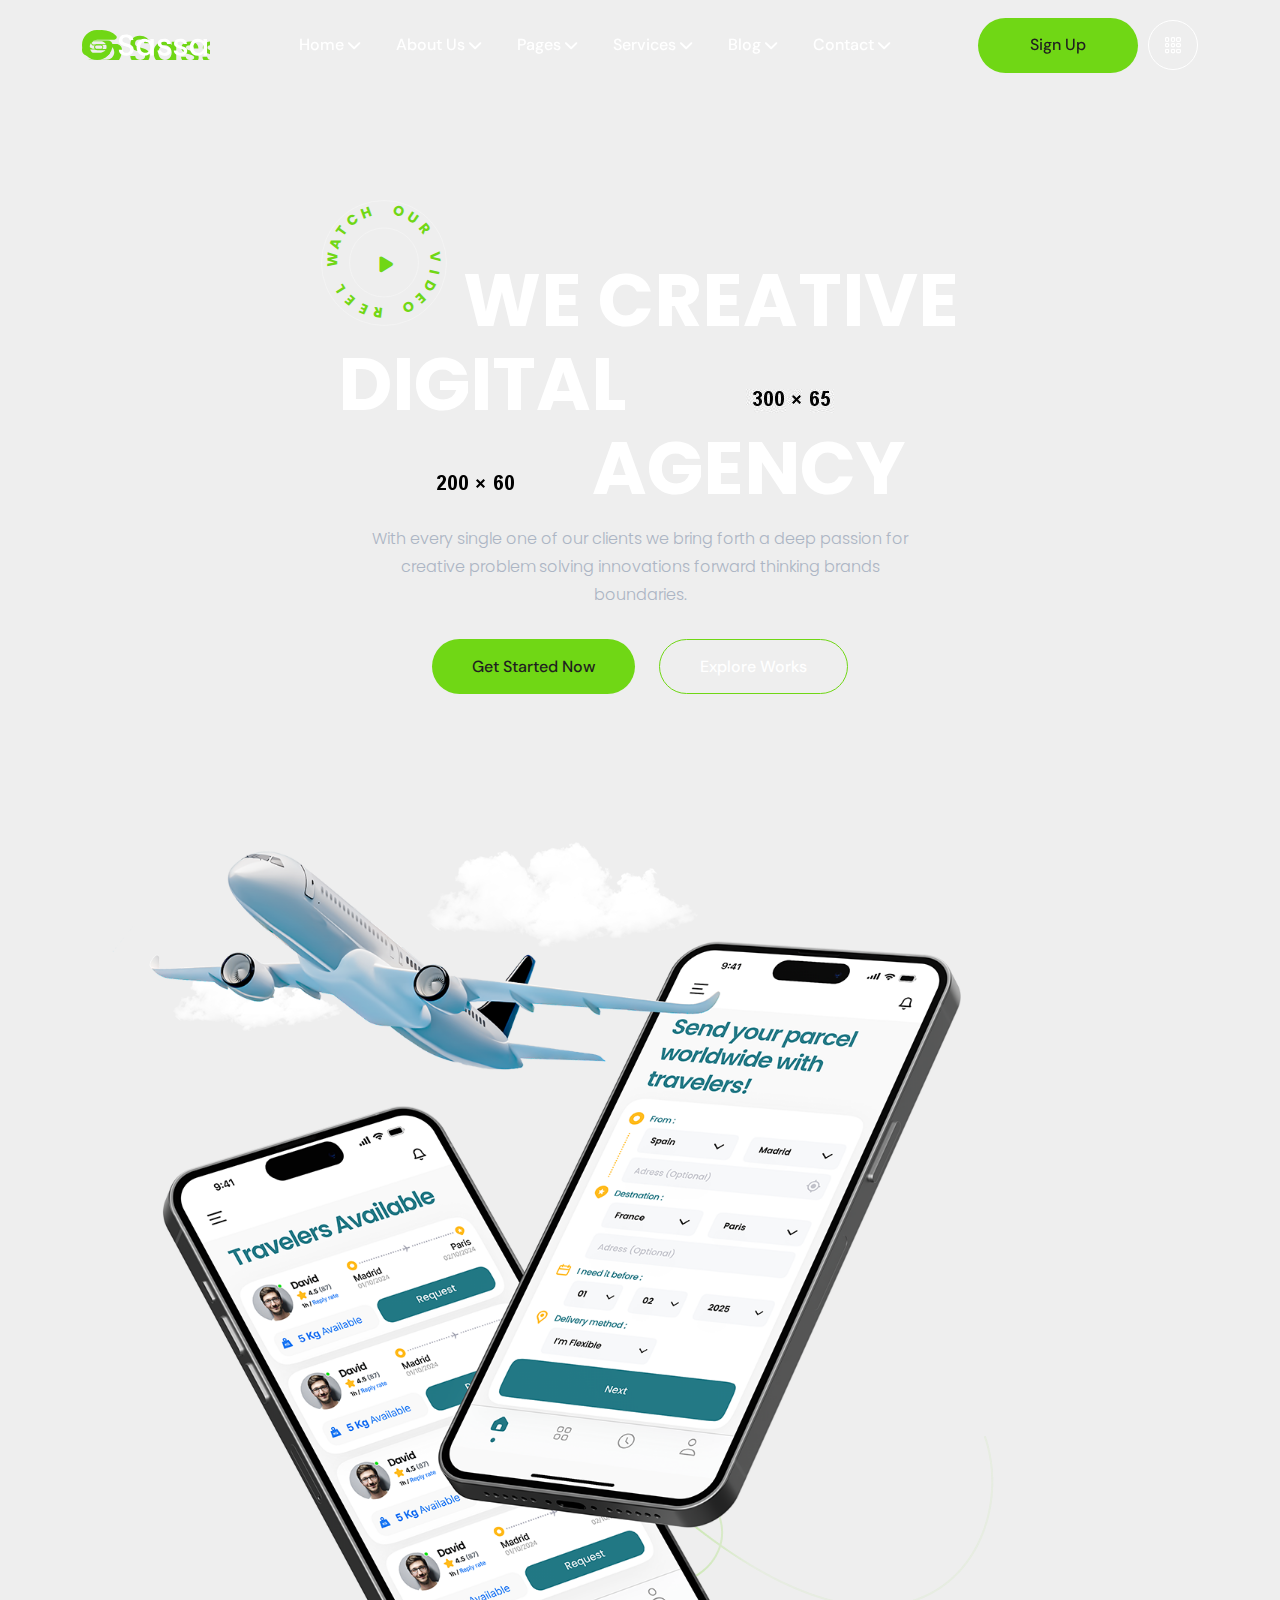
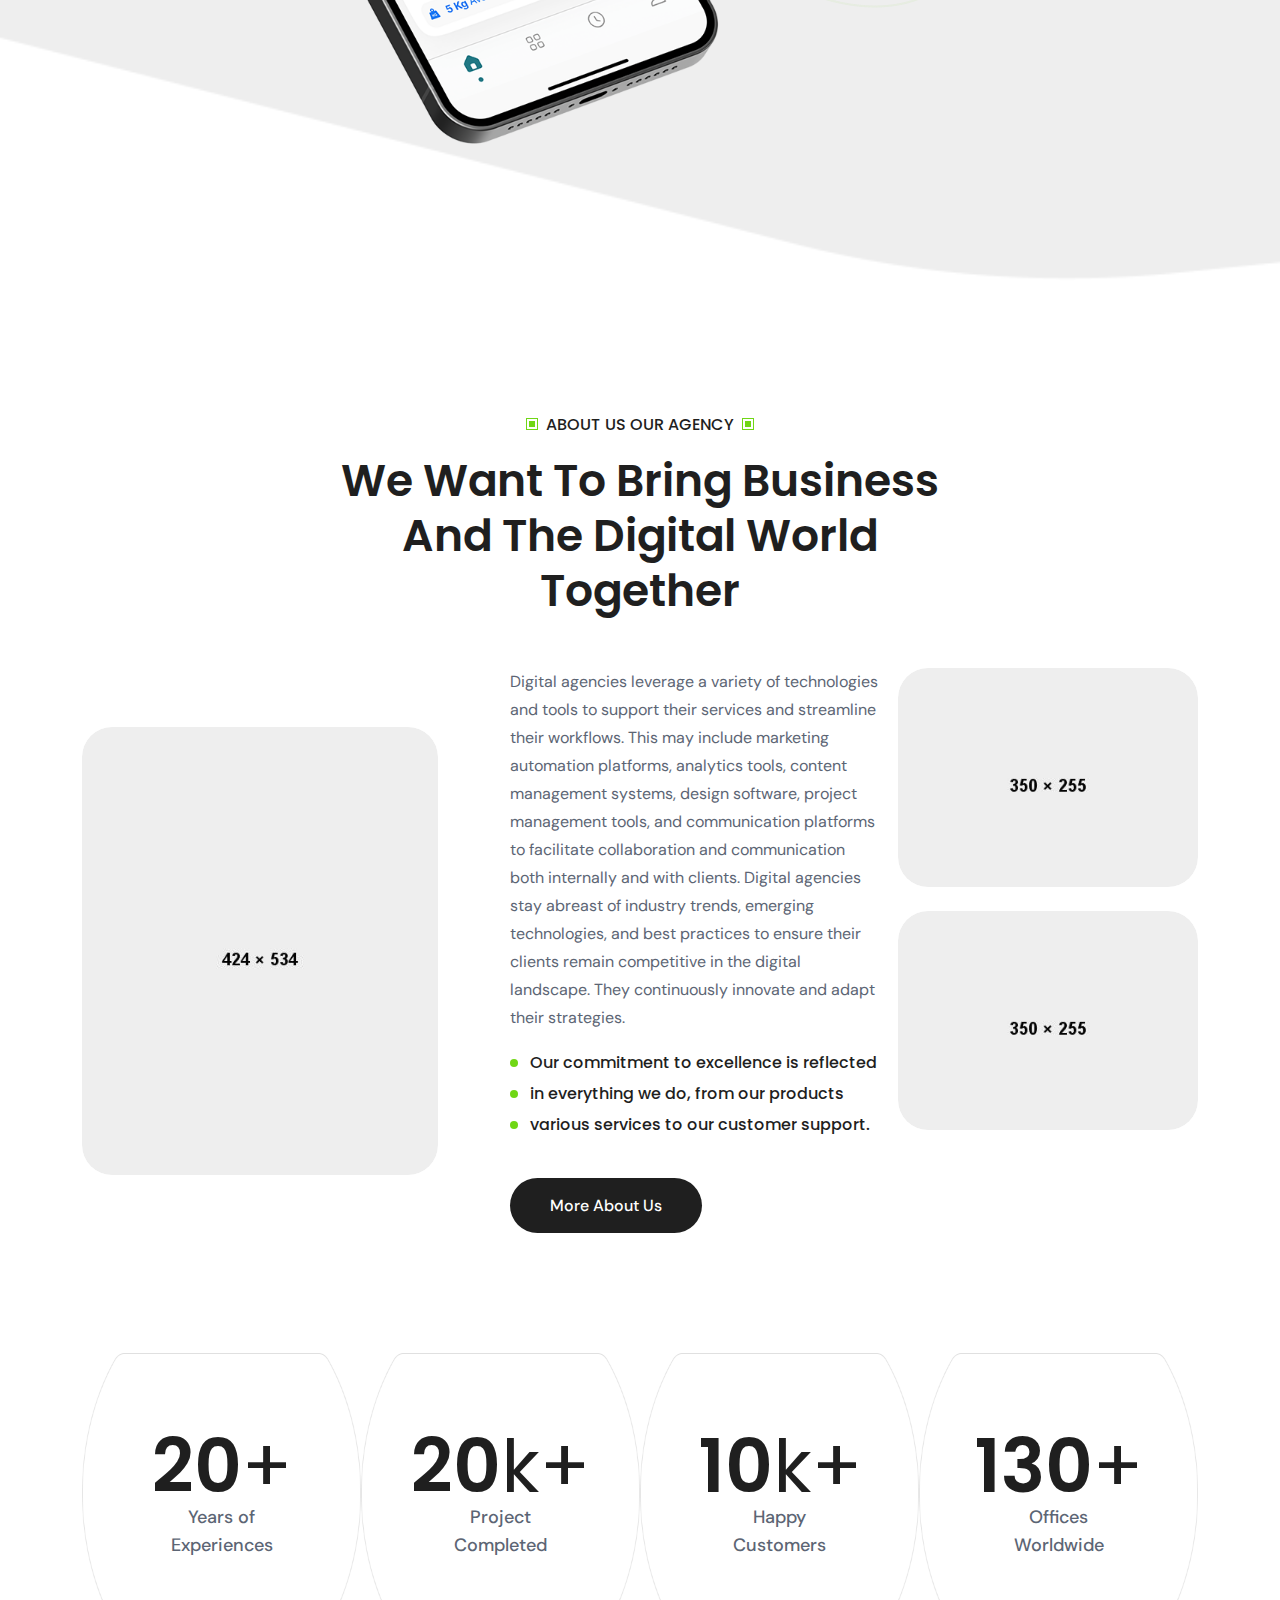
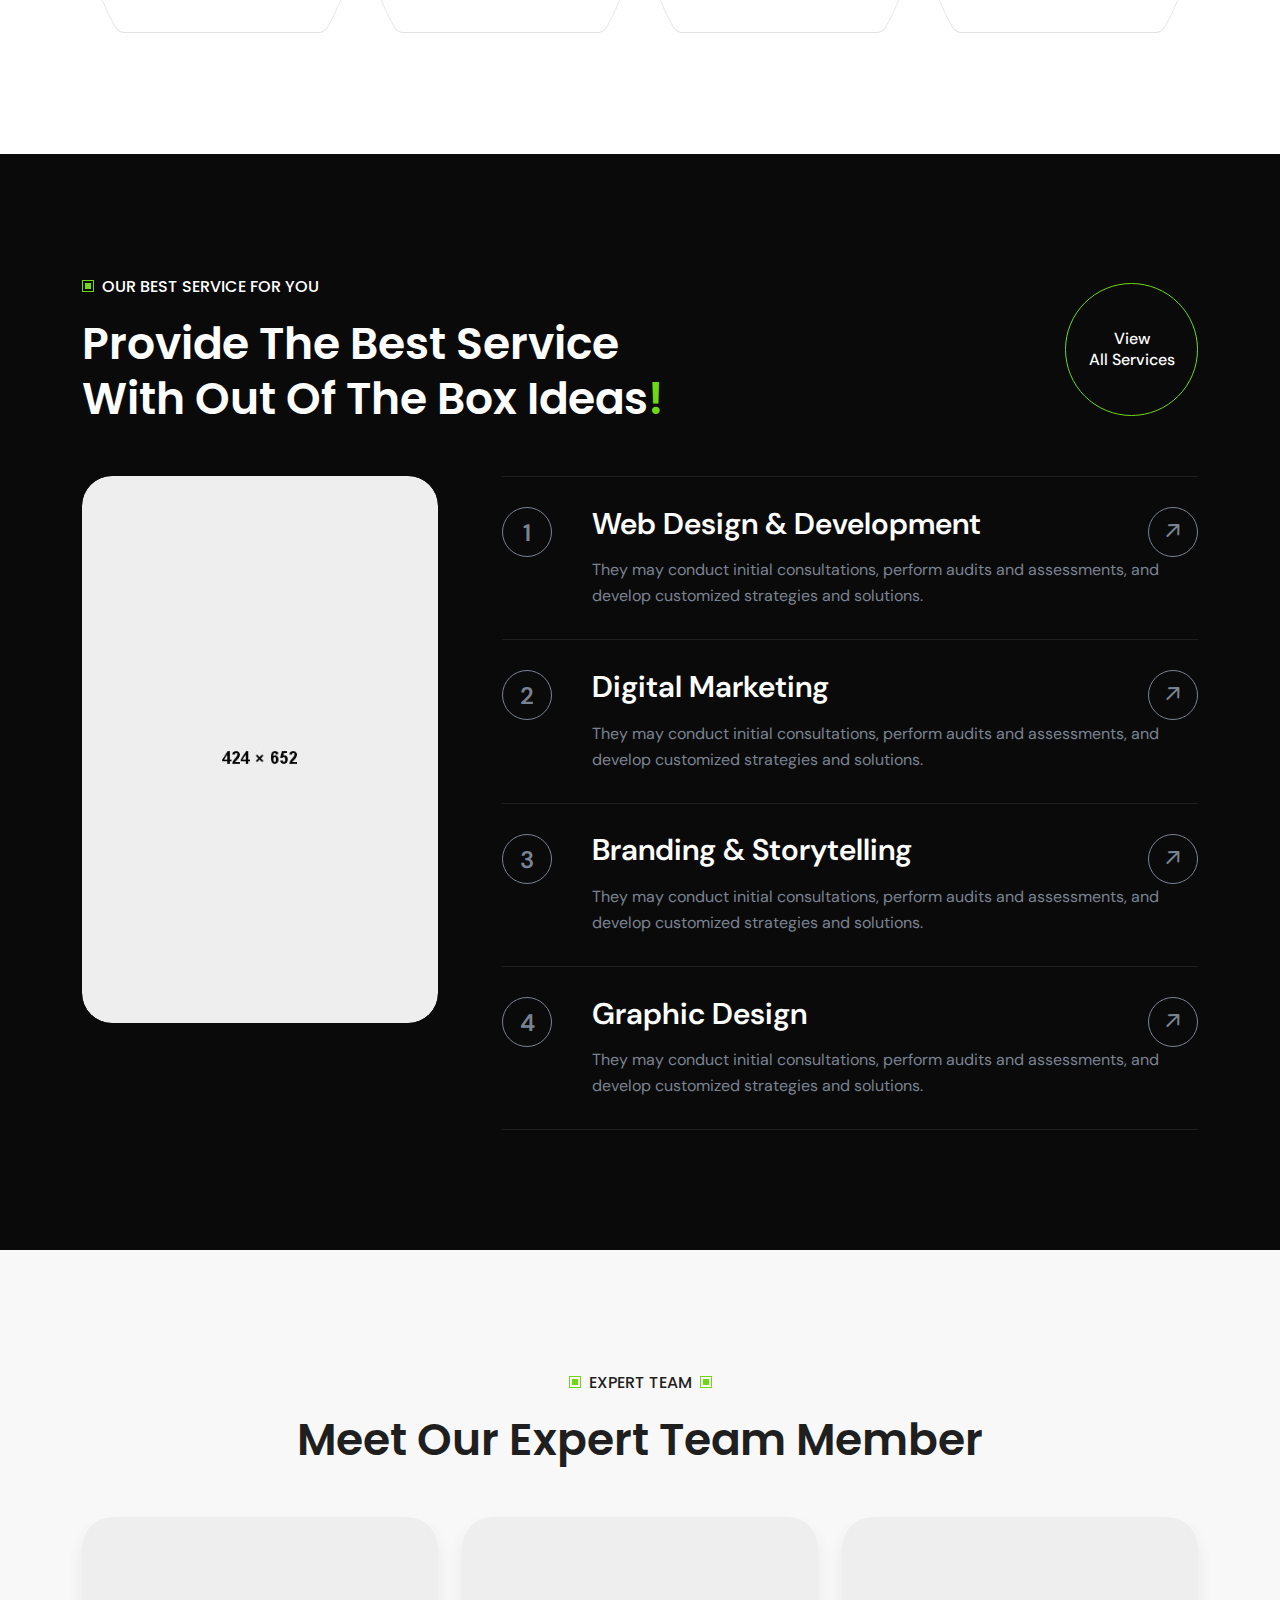
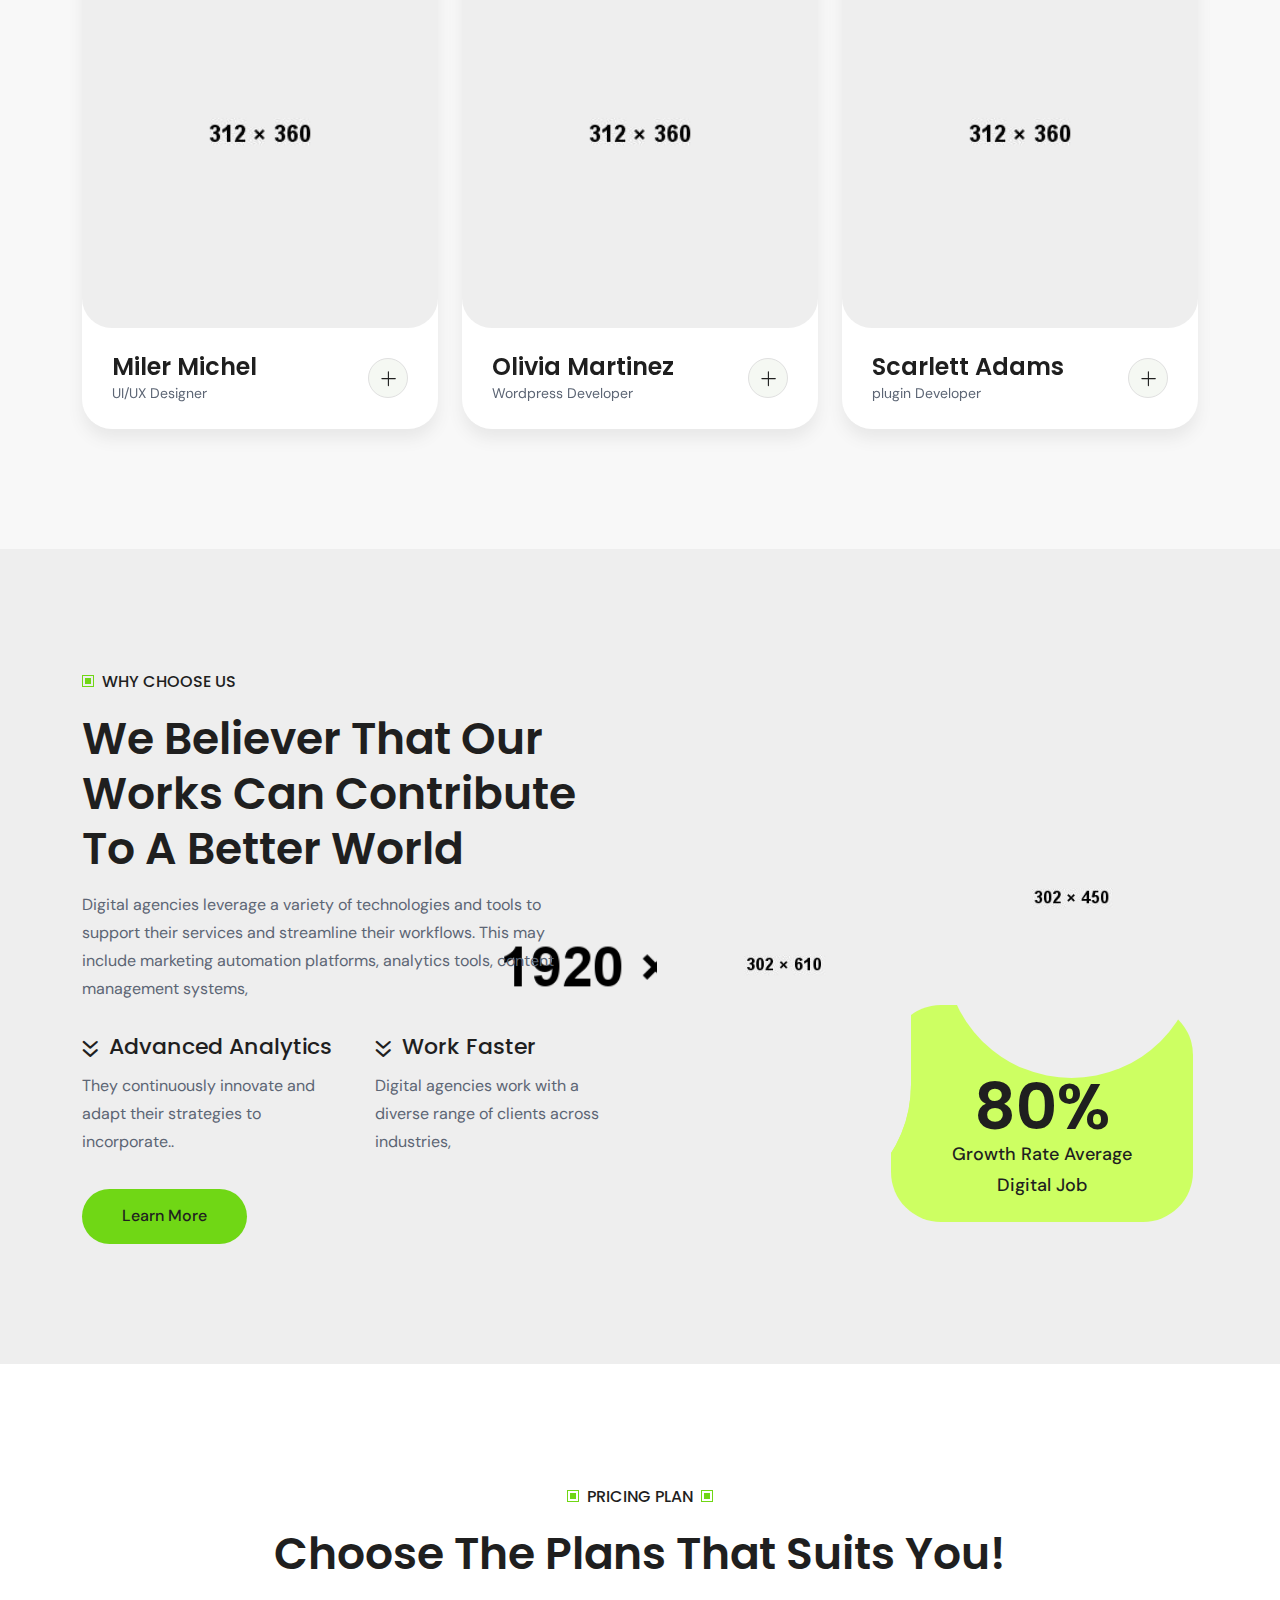
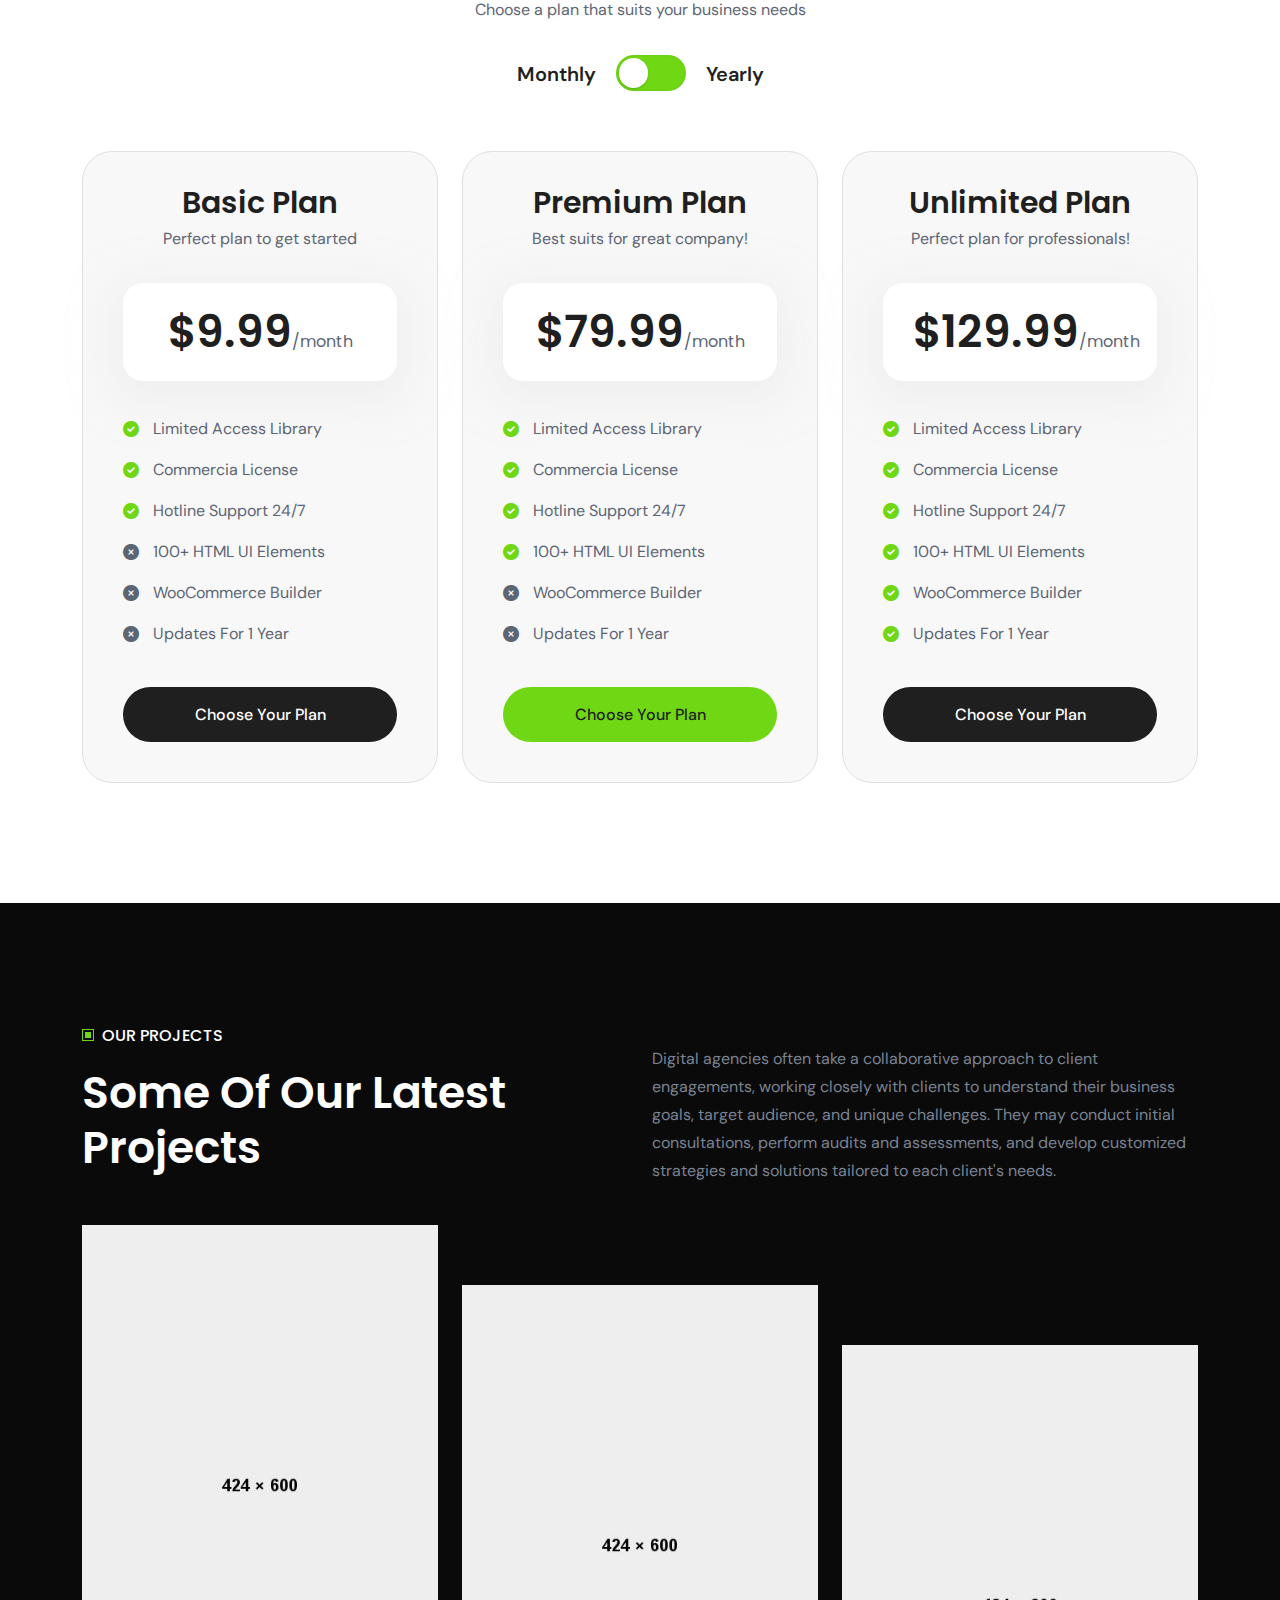
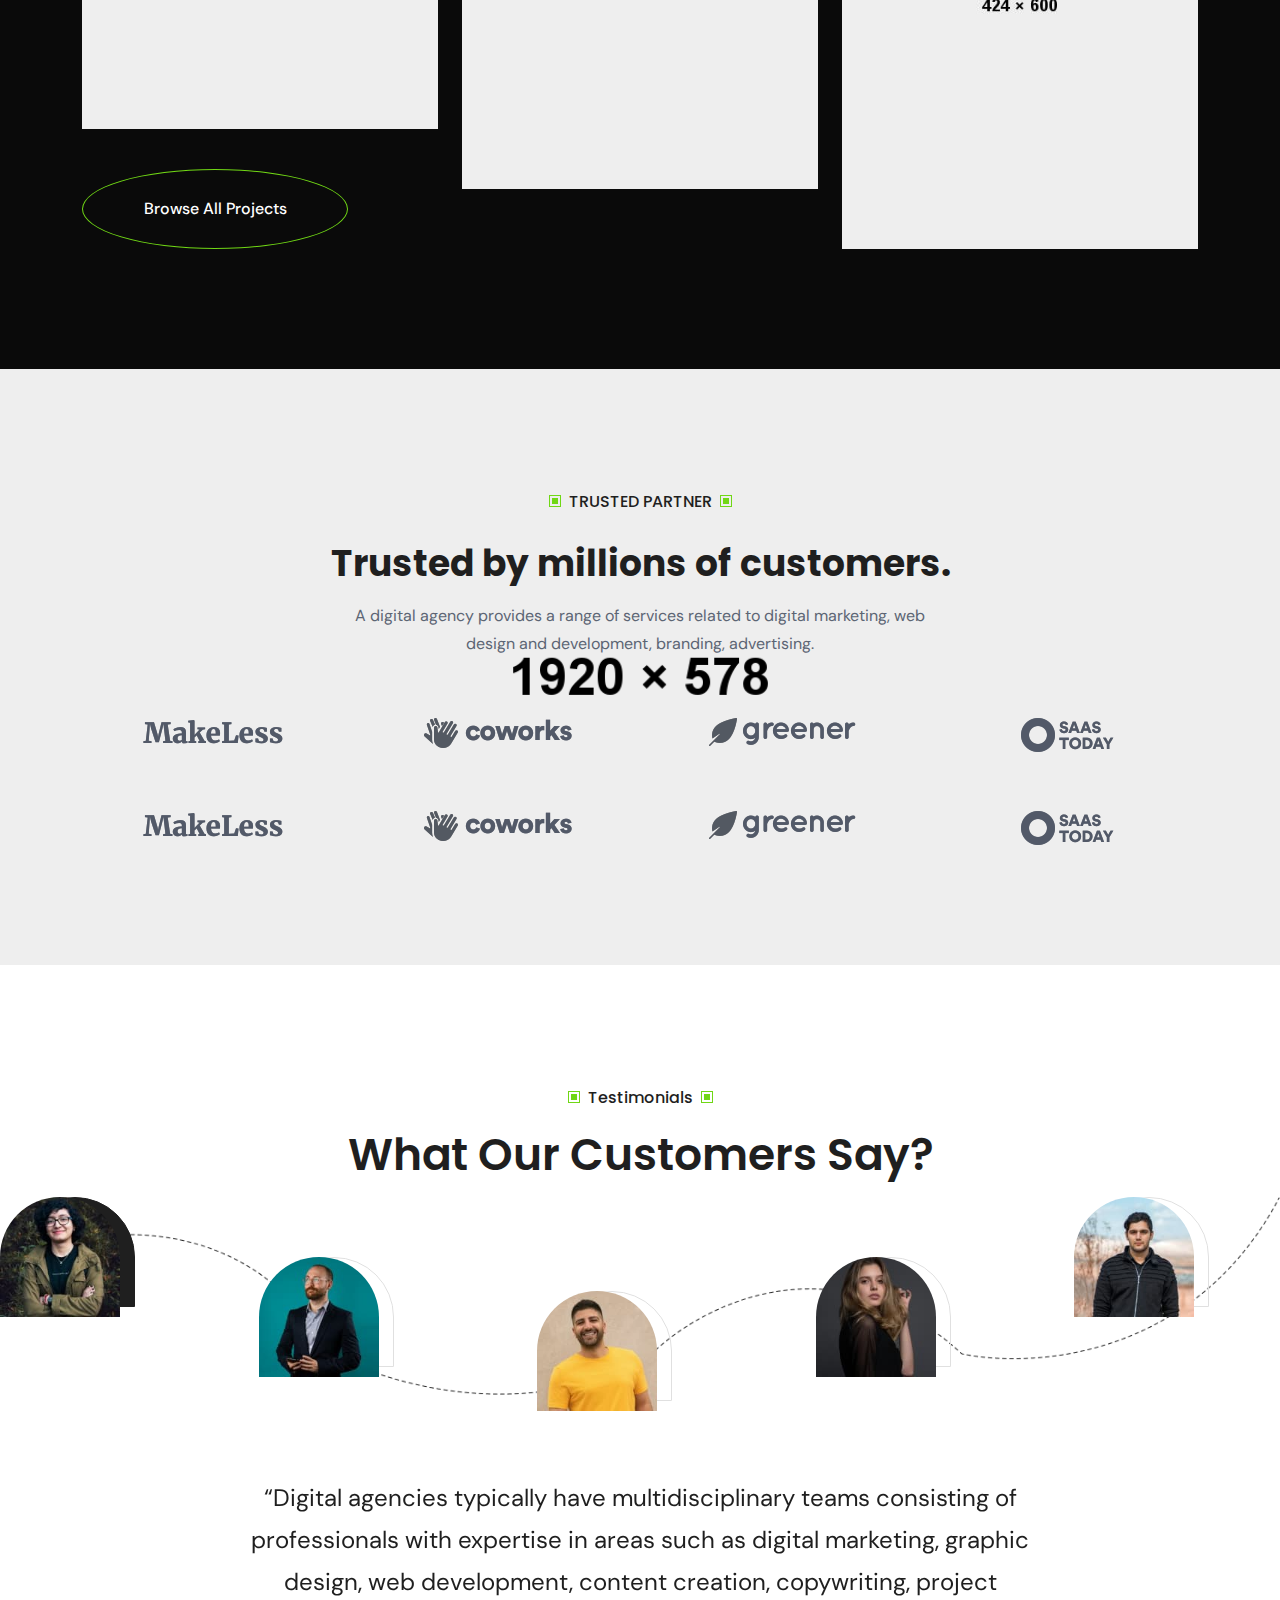
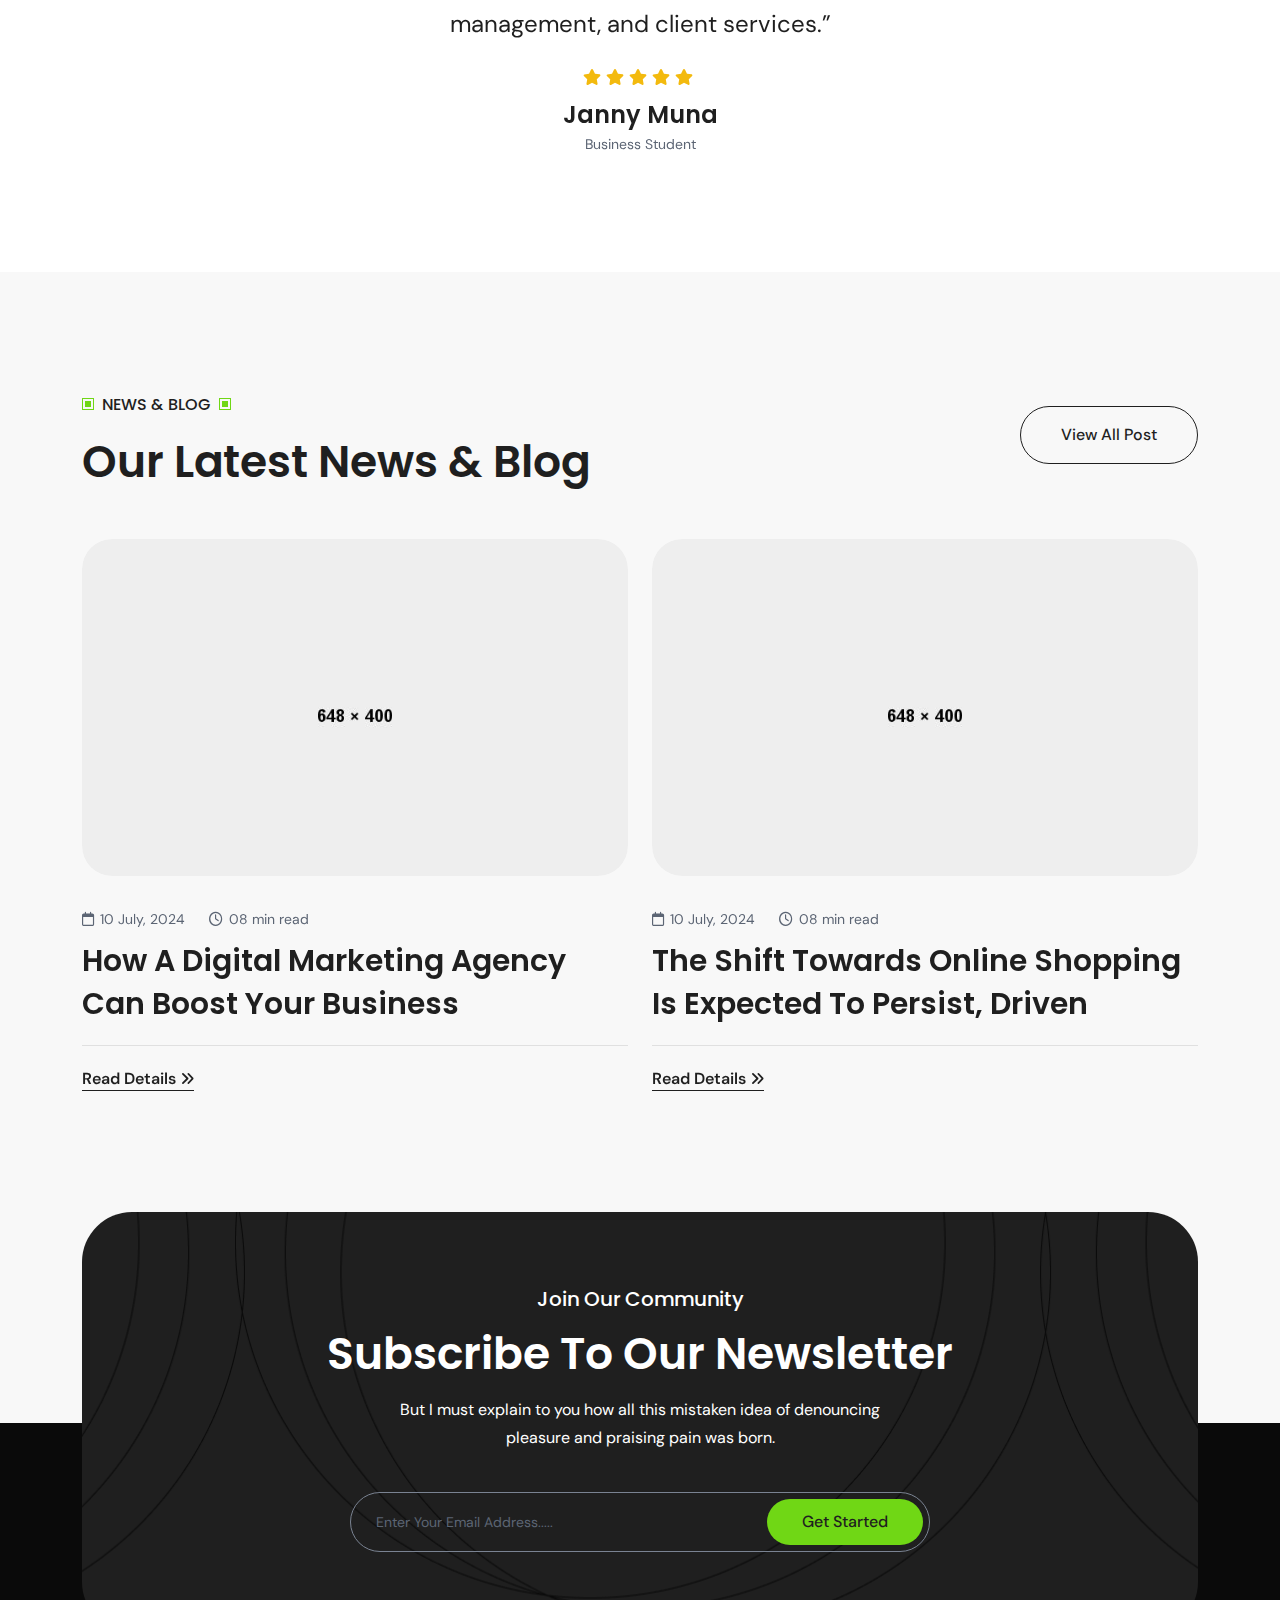
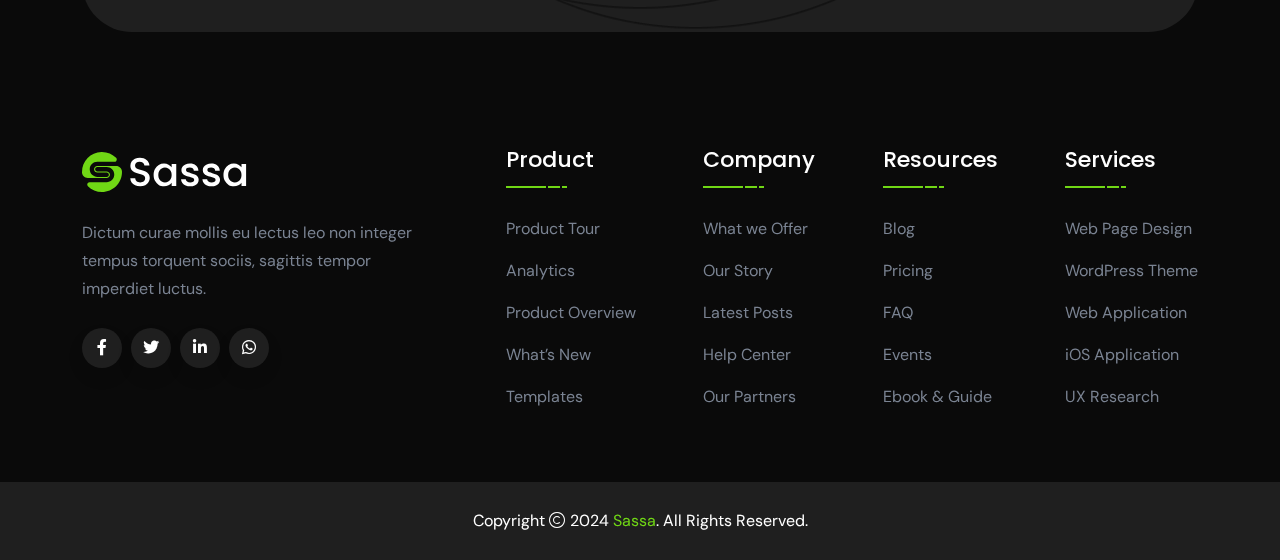
<file: home-digital-agency.html>
<!doctype html>
<html class="no-js" lang="zxx">

<head>
    <meta charset="utf-8">
    <meta http-equiv="x-ua-compatible" content="ie=edge">
    <title>Sassa - Saas Startup Multipurpose HTML Template - Digital Agency</title>
    <meta name="author" content="Themeholy">
    <meta name="description" content="Sassa - Saas Startup Multipurpose HTML Template">
    <meta name="keywords" content="Sassa - Saas Startup Multipurpose HTML Template">
    <meta name="robots" content="INDEX,FOLLOW">

    <!-- Mobile Specific Metas -->
    <meta name="viewport" content="width=device-width, initial-scale=1, shrink-to-fit=no">

    <!-- Favicons - Place favicon.ico in the root directory -->
    <link rel="apple-touch-icon" sizes="57x57" href="assets/img/favicons/apple-icon-57x57.png">
    <link rel="apple-touch-icon" sizes="60x60" href="assets/img/favicons/apple-icon-60x60.png">
    <link rel="apple-touch-icon" sizes="72x72" href="assets/img/favicons/apple-icon-72x72.png">
    <link rel="apple-touch-icon" sizes="76x76" href="assets/img/favicons/apple-icon-76x76.png">
    <link rel="apple-touch-icon" sizes="114x114" href="assets/img/favicons/apple-icon-114x114.png">
    <link rel="apple-touch-icon" sizes="120x120" href="assets/img/favicons/apple-icon-120x120.png">
    <link rel="apple-touch-icon" sizes="144x144" href="assets/img/favicons/apple-icon-144x144.png">
    <link rel="apple-touch-icon" sizes="152x152" href="assets/img/favicons/apple-icon-152x152.png">
    <link rel="apple-touch-icon" sizes="180x180" href="assets/img/favicons/apple-icon-180x180.png">
    <link rel="icon" type="image/png" sizes="192x192" href="assets/img/favicons/android-icon-192x192.png">
    <link rel="icon" type="image/png" sizes="32x32" href="assets/img/favicons/favicon-32x32.png">
    <link rel="icon" type="image/png" sizes="96x96" href="assets/img/favicons/favicon-96x96.png">
    <link rel="icon" type="image/png" sizes="16x16" href="assets/img/favicons/favicon-16x16.png">
    <link rel="manifest" href="assets/img/favicons/manifest.json">
    <meta name="msapplication-TileColor" content="#ffffff">
    <meta name="msapplication-TileImage" content="assets/img/favicons/ms-icon-144x144.png">
    <meta name="theme-color" content="#ffffff">

    <!--==============================
	  Google Fonts
	============================== -->
    <link rel="preconnect" href="https://fonts.googleapis.com">
    <link rel="preconnect" href="https://fonts.gstatic.com" crossorigin>
    <link href="https://fonts.googleapis.com/css2?family=DM+Sans:ital,opsz,wght@0,9..40,100..1000;1,9..40,100..1000&family=Poppins:ital,wght@0,100;0,200;0,300;0,400;0,500;0,600;0,700;0,800;0,900;1,100;1,200;1,300;1,400;1,500;1,600;1,700;1,800;1,900&display=swap" rel="stylesheet">

    <!--==============================
	    All CSS File
	============================== -->
    <!-- Bootstrap -->
    <link rel="stylesheet" href="assets/css/bootstrap.min.css">
    <!-- Fontawesome Icon -->
    <link rel="stylesheet" href="assets/css/fontawesome.min.css">
    <!-- Magnific Popup -->
    <link rel="stylesheet" href="assets/css/magnific-popup.min.css">
    <!-- Swiper Slider -->
    <link rel="stylesheet" href="assets/css/swiper-bundle.min.css">
    <!-- Theme Custom CSS -->
    <link rel="stylesheet" href="assets/css/style.css">

</head>

<body class="theme-lima2">




    <!--[if lte IE 9]>
    	<p class="browserupgrade">You are using an <strong>outdated</strong> browser. Please <a href="https://browsehappy.com/">upgrade your browser</a> to improve your experience and security.</p>
  <![endif]-->



    <!--********************************
   		Code Start From Here 
	******************************** -->

    <!--==============================
     Preloader
  ==============================-->
    <div id="preloader" class="preloader ">
        <button class="th-btn th-radius preloaderCls">Cancel Preloader </button>
        <div class="preloader">
            <div class="loading-container">
                <div class="loading"></div>
                <div class="preloader-logo">
                    <a class="icon-masking" href="home-hr-management.html"><span data-mask-src="assets/img/preloader.svg" class="mask-icon"></span><img src="assets/img/preloader.svg" alt="Sassa"></a>
                </div>
            </div>
        </div>
    </div><!--==============================
    Sidemenu
============================== -->
    <div class="sidemenu-wrapper d-none d-lg-block ">
        <div class="sidemenu-content">
            <button class="closeButton sideMenuCls"><i class="far fa-times"></i></button>
            <div class="widget footer-widget">
                <h3 class="widget_title">About Company</h3>
                <div class="th-widget-about">
                    <p class="about-text">Professionally redefine transparent ROI through low-risk high-yield imperatives. Progressively create empowered. cost effective users via team driven.</p>
                    <div class="th-social">
                        <a href="https://www.facebook.com/"><i class="fab fa-facebook-f"></i></a>
                        <a href="https://www.twitter.com/"><i class="fab fa-twitter"></i></a>
                        <a href="https://www.linkedin.com/"><i class="fab fa-linkedin-in"></i></a>
                        <a href="https://www.whatsapp.com/"><i class="fab fa-whatsapp"></i></a>
                        <a href="https://www.youtube.com/"><i class="fab fa-youtube"></i></a>
                    </div>
                </div>
            </div>
            <div class="widget footer-widget">
                <h3 class="widget_title">Recent Posts</h3>
                <div class="recent-post-wrap">
                    <div class="recent-post">
                        <div class="media-img">
                            <a href="blog-details.html"><img src="assets/img/blog/recent-post-1-1.jpg" alt="Blog Image"></a>
                        </div>
                        <div class="media-body">
                            <h4 class="post-title"><a class="text-inherit" href="blog-details.html">The Benefits of Managed IT Services post could</a></h4>
                            <div class="recent-post-meta">
                                <a href="blog.html">21 July, 2024</a>
                            </div>
                        </div>
                    </div>
                    <div class="recent-post">
                        <div class="media-img">
                            <a href="blog-details.html"><img src="assets/img/blog/recent-post-1-2.jpg" alt="Blog Image"></a>
                        </div>
                        <div class="media-body">
                            <h4 class="post-title"><a class="text-inherit" href="blog-details.html">The Benefits of Managed IT Services post could</a></h4>
                            <div class="recent-post-meta">
                                <a href="blog.html">22 July, 2024</a>
                            </div>
                        </div>
                    </div>
                    <div class="recent-post">
                        <div class="media-img">
                            <a href="blog-details.html"><img src="assets/img/blog/recent-post-1-3.jpg" alt="Blog Image"></a>
                        </div>
                        <div class="media-body">
                            <h4 class="post-title"><a class="text-inherit" href="blog-details.html">The Benefits of Managed IT Services post could</a></h4>
                            <div class="recent-post-meta">
                                <a href="blog.html">23 July, 2024</a>
                            </div>
                        </div>
                    </div>
                </div>
            </div>
            <div class="widget footer-widget">
                <h3 class="widget_title">Get In Touch</h3>
                <div class="th-widget-contact">
                    <div class="info-box">
                        <div class="box-icon">
                            <img src="assets/img/icon/location.svg" alt="">
                        </div>
                        <p class="box-text">55 Main Street, 2nd block Malborne, Australia</p>
                    </div>
                    <div class="info-box">
                        <div class="box-icon">
                            <img src="assets/img/icon/mail.svg" alt="">
                        </div>
                        <p class="box-text">
                            <a href="mailto:info@Sassa.com" class="box-link">info@Sassa.com</a>
                            <a href="mailto:info.example@Sassa.com" class="box-link">info.example@Sassa.com</a>
                        </p>
                    </div>
                    <div class="info-box">
                        <div class="box-icon">
                            <img src="assets/img/icon/call.svg" alt="">
                        </div>
                        <p class="box-text">
                            <a href="tel:+16365414789" class="box-link">+163 6541 4789</a>
                        </p>
                    </div>
                </div>
            </div>
        </div>
    </div> <!--==============================
    Mobile Menu
  ============================== -->
    <div class="th-menu-wrapper">
        <div class="th-menu-area text-center">
            <button class="th-menu-toggle"><i class="fal fa-times"></i></button>
            <div class="mobile-logo">
                <a href="home-hr-management.html"><img src="assets/img/logo.svg" alt="Sassa"></a>
            </div>

            <div class="th-mobile-menu">
                <ul>
                    <li class="menu-item-has-children">
                        <a href="home-hr-management.html">Home</a>
                        <ul class="sub-menu">
                            <li><a href="home-hr-management.html">Home HR Management</a></li>
                            <li><a href="home-crm-software.html">Home CRM Software</a></li>
                            <li><a href="home-digital-agency.html">Home Digital Agency</a></li>
                            <li><a href="home-job-portal.html">Home Job Portal</a></li>
                            <li><a href="home-sass-landing.html">Home Sass Landing</a></li>
                            <li><a href="home-app-landing.html">Home App Landing</a></li>
                            <li><a href="home-seo-agency.html">Home SEO Agency</a></li>

                        </ul>
                    </li>
                    <li class="menu-item-has-children">
                        <a href="#">About Us</a>
                        <ul class="sub-menu">
                            <li><a href="about.html">About Us Style 1</a></li>
                            <li><a href="about-2.html">About Us Style 2</a></li>
                        </ul>
                    </li>
                    <li class="menu-item-has-children">
                        <a href="#">Pages</a>
                        <ul class="sub-menu">
                            <li><a href="job.html">Job Page</a></li>
                            <li><a href="job-details.html">Job Details</a></li>
                            <li><a href="team.html">Team Style 1</a></li>
                            <li><a href="team-2.html">Team Style 2</a></li>
                            <li><a href="team-details.html">Team Details</a></li>
                            <li><a href="portfolio.html">Portfolio Style 1</a></li>
                            <li><a href="portfolio-2.html">Portfolio Style 2</a></li>
                            <li><a href="portfolio-details.html">Portfolio Details</a></li>
                            <li><a href="pricing.html">Price Table Style 1</a></li>
                            <li><a href="pricing-2.html">Price Table Style 2</a></li>
                            <li><a href="faq.html">FAQ Style 1</a></li>
                            <li><a href="faq-2.html">FAQ Style 2</a></li>
                            <li><a href="error.html">Error Page</a></li>
                        </ul>
                    </li>
                    <li class="menu-item-has-children">
                        <a href="#">Services</a>
                        <ul class="sub-menu">
                            <li><a href="service.html">Services style 1</a></li>
                            <li><a href="service-2.html">Services style 2</a></li>
                            <li><a href="service-details.html">Services Details</a></li>
                        </ul>
                    </li>
                    <li class="menu-item-has-children">
                        <a href="#">Blog</a>
                        <ul class="sub-menu">
                            <li><a href="blog.html">Blog</a></li>
                            <li><a href="blog-details.html">Blog Details</a></li>
                        </ul>
                    </li>
                    <li class="menu-item-has-children">
                        <a href="#">Contact</a>
                        <ul class="sub-menu">
                            <li><a href="contact.html">Contact Us Style 1</a></li>
                            <li><a href="contact-2.html">Contact Us Style 2</a></li>
                        </ul>
                    </li>
                </ul>
            </div>
        </div>
    </div><!--==============================
	Header Area
==============================-->
    <header class="th-header header-layout6 header-absolute">
        <div class="sticky-wrapper">
            <!-- Main Menu Area -->
            <div class="menu-area">
                <div class="container th-container2">
                    <div class="row align-items-center justify-content-between">
                        <div class="col-auto">
                            <div class="header-logo">
                                <a class="icon-masking" href="home-hr-management.html"><span data-mask-src="assets/img/logo-white.svg" class="mask-icon"></span><img src="assets/img/logo-white.svg" alt="Sassa"></a>
                            </div>
                        </div>
                        <div class="col-auto">
                            <nav class="main-menu style2 d-none d-lg-inline-block">
                                <ul>
                                    <li class="menu-item-has-children">
                                        <a href="home-hr-management.html">Home</a>
                                        <ul class="sub-menu">
                                            <li><a href="home-hr-management.html">Home HR Management</a></li>
                                            <li><a href="home-crm-software.html">Home CRM Software</a></li>
                                            <li><a href="home-digital-agency.html">Home Digital Agency</a></li>
                                            <li><a href="home-job-portal.html">Home Job Portal</a></li>
                                            <li><a href="home-sass-landing.html">Home Sass Landing</a></li>
                                            <li><a href="home-app-landing.html">Home App Landing</a></li>
                                            <li><a href="home-seo-agency.html">Home SEO Agency</a></li>

                                        </ul>
                                    </li>
                                    <li class="menu-item-has-children">
                                        <a href="#">About Us</a>
                                        <ul class="sub-menu">
                                            <li><a href="about.html">About Us Style 1</a></li>
                                            <li><a href="about-2.html">About Us Style 2</a></li>
                                        </ul>
                                    </li>
                                    <li class="menu-item-has-children">
                                        <a href="#">Pages</a>
                                        <ul class="sub-menu">
                                            <li><a href="job.html">Job Page</a></li>
                                            <li><a href="job-details.html">Job Details</a></li>
                                            <li><a href="team.html">Team Style 1</a></li>
                                            <li><a href="team-2.html">Team Style 2</a></li>
                                            <li><a href="team-details.html">Team Details</a></li>
                                            <li><a href="portfolio.html">Portfolio Style 1</a></li>
                                            <li><a href="portfolio-2.html">Portfolio Style 2</a></li>
                                            <li><a href="portfolio-details.html">Portfolio Details</a></li>
                                            <li><a href="pricing.html">Price Table Style 1</a></li>
                                            <li><a href="pricing-2.html">Price Table Style 2</a></li>
                                            <li><a href="faq.html">FAQ Style 1</a></li>
                                            <li><a href="faq-2.html">FAQ Style 2</a></li>
                                            <li><a href="error.html">Error Page</a></li>
                                        </ul>
                                    </li>
                                    <li class="menu-item-has-children">
                                        <a href="#">Services</a>
                                        <ul class="sub-menu">
                                            <li><a href="service.html">Services style 1</a></li>
                                            <li><a href="service-2.html">Services style 2</a></li>
                                            <li><a href="service-details.html">Services Details</a></li>
                                        </ul>
                                    </li>
                                    <li class="menu-item-has-children">
                                        <a href="#">Blog</a>
                                        <ul class="sub-menu">
                                            <li><a href="blog.html">Blog</a></li>
                                            <li><a href="blog-details.html">Blog Details</a></li>
                                        </ul>
                                    </li>
                                    <li class="menu-item-has-children">
                                        <a href="#">Contact</a>
                                        <ul class="sub-menu">
                                            <li><a href="contact.html">Contact Us Style 1</a></li>
                                            <li><a href="contact-2.html">Contact Us Style 2</a></li>
                                        </ul>
                                    </li>
                                </ul>
                            </nav>
                            <button type="button" class="th-menu-toggle d-block d-lg-none"><i class="far fa-bars"></i></button>
                        </div>
                        <div class="col-auto d-none d-lg-inline-block">
                            <div class="header-button">
                                <a href="contact.html" class="th-btn style1 d-none d-xl-block">Sign Up</a>
                                <a href="#" class="icon-btn sideMenuToggler"><i class="fa-light fa-grid"></i></a>
                            </div>
                        </div>
                    </div>
                </div>
            </div>
        </div>
    </header><!--==============================
Hero Area
==============================-->
    <div class="th-hero-wrapper hero-6" id="hero">
        <div class="th-hero-bg" data-bg-src="assets/img/bg/hero_bg_6.png"></div>
        <div class="container">
            <div class="hero-style6">
                <h1 class="hero-title text-white">
                    <span class="hero-tag">
                        <a href="https://www.youtube.com/watch?v=_sI_Ps7JSEk" class="play-btn popup-video"><i class="fa-sharp fa-solid fa-play"></i></a>
                        <span class="hero-title-anime">our video reel watch</span>
                    </span> We Creative Digital <img src="assets/img/hero/hero6-thumb.jpg" alt=""> <img src="assets/img/hero/hero6-star.png" alt=""> Agency
                </h1>
                <p class="hero-text">With every single one of our clients we bring forth a deep passion for creative problem
                    solving innovations forward thinking brands boundaries.</p>
                <div class="btn-group">
                    <a href="about.html" class="th-btn style1">Get Started Now</a>
                    <a href="conatct.html" class="th-btn style5">Explore Works</a>
                </div>
            </div>
            <div class="th-hero-thumb tilt-active">
                <img src="assets/img/hero/hero_img_6_1.png" alt="img">
            </div>
        </div>
        <div class="scroll-down">
            <a href="#about-sec" class="scroll-wrap"> Scroll Down <span><img src="assets/img/icon/down-arrow.svg" alt=""></span></a>
        </div>
        <div class="hero-line">
            <span class="line line1"></span>
            <span class="line line2"></span>
            <span class="line line3"></span>
        </div>
        <div class="shape-mockup jump" data-ani-delay="0.8s" data-bottom="15%" data-left="36%"><img src="assets/img/shape/arrow-line2.png" alt="">
        </div>
    </div>
    <!--======== / Hero Section  ========--><!--==============================
About Area  
==============================-->
    <div class="overflow-hidden space" id="about-sec">
        <div class="container">
            <div class="row justify-content-center">
                <div class="col-lg-7">
                    <div class="title-area text-center">
                        <span class="sub-title sub-title5">ABOUT US OUR AGENCY</span>
                        <h2 class="sec-title">We Want to bring business and the digital world together</h2>
                    </div>
                </div>
            </div>
            <div class="row gy-4 justify-content-between align-items-center">
                <div class="col-xl-4">
                    <div class="img-box9">
                        <div class="img1 global-img">
                            <img src="assets/img/normal/about_7_1.jpg" alt="About">
                        </div>
                    </div>
                </div>
                <div class="col-xl-8">
                    <div class="about-wrapp">
                        <div class="about-content ms-xl-5">
                            <p>Digital agencies leverage a variety of technologies and tools to support their services and
                                streamline their workflows. This may include marketing automation platforms, analytics
                                tools, content management systems, design software, project management tools, and
                                communication platforms to facilitate collaboration and communication both internally and
                                with clients. Digital agencies stay abreast of industry trends, emerging technologies, and
                                best practices to ensure their clients remain competitive in the digital landscape. They
                                continuously innovate and adapt their strategies.</p>
                            <div class="checklist style2 mb-40">
                                <ul>
                                    <li>Our commitment to excellence is reflected</li>
                                    <li>in everything we do, from our products</li>
                                    <li>various services to our customer support.</li>
                                </ul>
                            </div>
                            <a href="about.html" class="th-btn style7">More About Us</a>
                        </div>
                        <div>
                            <div class="img2 global-img">
                                <img src="assets/img/normal/about_7_2.jpg" alt="About">
                            </div>
                            <div class="img2 global-img">
                                <img src="assets/img/normal/about_7_3.jpg" alt="About">
                            </div>
                        </div>
                    </div>
                </div>
            </div>
        </div>
    </div><!--==============================
Counter Area  
==============================-->
    <div class=" space-bottom">
        <div class="container th-container3">
            <div class="row gx-0 justify-content-md-between justify-content-center gy-4">
                <div class="col-lg-3 col-md-6">
                    <div class="counter-card2">
                        <h3 class="box-number"><span class="counter-number">20</span><span class="plus">+</span></h3>
                        <p class="box-text mb-n1">Years of <span>Experiences</span></p>
                    </div>
                </div>
                <div class="col-lg-3 col-md-6">
                    <div class="counter-card2">
                        <h3 class="box-number"><span class="counter-number">20</span><span class="plus">k+</span></h3>
                        <p class="box-text mb-n1">Project <span>Completed</span></p>
                    </div>
                </div>
                <div class="col-lg-3 col-md-6">
                    <div class="counter-card2">
                        <h3 class="box-number"><span class="counter-number">10</span><span class="plus">k+</span></h3>
                        <p class="box-text mb-n1">Happy <span>Customers</span></p>
                    </div>
                </div>
                <div class="col-lg-3 col-md-6">
                    <div class="counter-card2">
                        <h3 class="box-number"><span class="counter-number">130</span><span class="plus">+</span></h3>
                        <p class="box-text mb-n1">Offices <span>Worldwide</span></p>
                    </div>
                </div>
            </div>
        </div>
    </div><!--==============================
Service Area  
==============================-->
    <section class="overflow-hidden bg-black2 space">
        <div class="container">
            <div class="row justify-content-lg-between justify-content-center align-items-end">
                <div class="col-lg-7">
                    <div class="title-area text-center text-lg-start pe-xl-5">
                        <span class="sub-title sub-title5 style1 text-white">Our Best Service For You</span>
                        <h2 class="sec-title text-white">Provide the best service with out of the box ideas<span class="text-theme">!</span>
                        </h2>
                    </div>
                </div>
                <div class="col-auto">
                    <div class="sec-btn">
                        <a href="service.html" class="th-btn ser-btn style5">View <span>All Services</span> </a>
                    </div>
                </div>
            </div>
            <div class="service-accordion">
                <div class="row gy-5">
                    <div class="col-xl-4">
                        <div id="tabs-content">
                            <div id="tab1" class="according-img-tab global-img">
                                <img src="assets/img/normal/ser_img_1.jpg" alt="">
                            </div>
                            <div id="tab2" class="according-img-tab global-img">
                                <img src="assets/img/normal/ser_img_2.jpg" alt="">
                            </div>
                            <div id="tab3" class="according-img-tab global-img">
                                <img src="assets/img/normal/ser_img_3.jpg" alt="">
                            </div>
                            <div id="tab4" class="according-img-tab global-img">
                                <img src="assets/img/normal/ser_img_4.jpg" alt="">
                            </div>
                        </div>
                    </div>
                    <div class="col-xl-8">
                        <div class="accordion-item-wrapp">
                            <div class="accordion-item-content">
                                <div class="accordion-tab-item" data-bs-toggle="tab" data-bs-target="#tab1">
                                    <div class="accordion-item">
                                        <div class="accordion-item_info">
                                            <div class="accordion-item_wrapp">
                                                <span class="accordion-item_number">1</span>
                                                <span class="box-title">Web Design & Development</span>
                                            </div>
                                            <span class="icon"><i class="fa-sharp fa-regular fa-arrow-right"></i></span>
                                        </div>
                                        <p class="faq-text">They may conduct initial consultations, perform audits
                                            and assessments, and develop customized strategies and solutions.</p>
                                    </div>
                                </div>
                            </div>
                            <div class="accordion-item-content">
                                <div class="accordion-tab-item" data-bs-toggle="tab" data-bs-target="#tab2">
                                    <div class="accordion-item">
                                        <div class="accordion-item_info">
                                            <div class="accordion-item_wrapp">
                                                <span class="accordion-item_number">2</span>
                                                <span class="box-title">Digital Marketing</span>
                                            </div>
                                            <span class="icon"><i class="fa-sharp fa-regular fa-arrow-right"></i></span>
                                        </div>
                                        <p class="faq-text">They may conduct initial consultations, perform audits
                                            and assessments, and develop customized strategies and solutions.</p>
                                    </div>
                                </div>
                            </div>
                            <div class="accordion-item-content">
                                <div class="accordion-tab-item" data-bs-toggle="tab" data-bs-target="#tab3">
                                    <div class="accordion-item">
                                        <div class="accordion-item_info">
                                            <div class="accordion-item_wrapp">
                                                <span class="accordion-item_number">3</span>
                                                <span class="box-title">Branding & Storytelling</span>
                                            </div>
                                            <span class="icon"><i class="fa-sharp fa-regular fa-arrow-right"></i></span>
                                        </div>
                                        <p class="faq-text">They may conduct initial consultations, perform audits
                                            and assessments, and develop customized strategies and solutions.</p>
                                    </div>
                                </div>
                            </div>
                            <div class="accordion-item-content">
                                <div class="accordion-tab-item" data-bs-toggle="tab" data-bs-target="#tab4">
                                    <div class="accordion-item">
                                        <div class="accordion-item_info">
                                            <div class="accordion-item_wrapp">
                                                <span class="accordion-item_number">4</span>
                                                <span class="box-title">Graphic Design</span>
                                            </div>
                                            <span class="icon"><i class="fa-sharp fa-regular fa-arrow-right"></i></span>
                                        </div>
                                        <p class="faq-text">They may conduct initial consultations, perform audits
                                            and assessments, and develop customized strategies and solutions.</p>
                                    </div>
                                </div>
                            </div>
                        </div>
                    </div>
                </div>
            </div>
        </div>
    </section><!--==============================
Team Area  
==============================-->
    <section class="team-sec bg-smoke2 space">
        <div class="container z-index-common">
            <div class="title-area text-center">
                <span class="sub-title sub-title5">Expert Team</span>
                <h2 class="sec-title">Meet Our Expert Team Member</h2>
            </div>

            <div class="slider-area">
                <div class="swiper th-slider has-shadow" id="teamSlider1" data-slider-options='{"loop":true,"breakpoints":{"0":{"slidesPerView":1},"576":{"slidesPerView":"1"},"768":{"slidesPerView":"2"},"992":{"slidesPerView":"3"},"1300":{"slidesPerView":"4"}}}'>
                    <div class="swiper-wrapper">
                        <!-- Single Item -->
                        <div class="swiper-slide">
                            <div class="th-team team-card">
                                <div class="box-img">
                                    <img src="assets/img/team/team_1_1.jpg" alt="Team">
                                </div>
                                <div class="box-content">
                                    <div>
                                        <h3 class="box-title"><a href="team-details.html">Miler Michel</a></h3>
                                        <span class="team-desig">UI/UX Designer</span>
                                    </div>
                                    <div class="team-social">
                                        <div class="icon-btn"><i class="fa-light fa-plus"></i></div>
                                        <div class="th-social">
                                            <a target="_blank" href="https://facebook.com/"><i class="fab fa-facebook-f"></i></a>
                                            <a target="_blank" href="https://twitter.com/"><i class="fab fa-twitter"></i></a>
                                            <a target="_blank" href="https://instagram.com/"><i class="fab fa-instagram"></i></a>
                                            <a target="_blank" href="https://linkedin.com/"><i class="fab fa-linkedin-in"></i></a>
                                        </div>
                                    </div>
                                </div>

                            </div>
                        </div>

                        <!-- Single Item -->
                        <div class="swiper-slide">
                            <div class="th-team team-card">
                                <div class="box-img">
                                    <img src="assets/img/team/team_1_2.jpg" alt="Team">
                                </div>
                                <div class="box-content">
                                    <div>
                                        <h3 class="box-title"><a href="team-details.html">Olivia Martinez</a></h3>
                                        <span class="team-desig">Wordpress Developer</span>
                                    </div>
                                    <div class="team-social">
                                        <div class="icon-btn"><i class="fa-light fa-plus"></i></div>
                                        <div class="th-social">
                                            <a target="_blank" href="https://facebook.com/"><i class="fab fa-facebook-f"></i></a>
                                            <a target="_blank" href="https://twitter.com/"><i class="fab fa-twitter"></i></a>
                                            <a target="_blank" href="https://instagram.com/"><i class="fab fa-instagram"></i></a>
                                            <a target="_blank" href="https://linkedin.com/"><i class="fab fa-linkedin-in"></i></a>
                                        </div>
                                    </div>
                                </div>

                            </div>
                        </div>

                        <!-- Single Item -->
                        <div class="swiper-slide">
                            <div class="th-team team-card">
                                <div class="box-img">
                                    <img src="assets/img/team/team_1_3.jpg" alt="Team">
                                </div>
                                <div class="box-content">
                                    <div>
                                        <h3 class="box-title"><a href="team-details.html">Scarlett Adams</a></h3>
                                        <span class="team-desig">plugin Developer</span>
                                    </div>
                                    <div class="team-social">
                                        <div class="icon-btn"><i class="fa-light fa-plus"></i></div>
                                        <div class="th-social">
                                            <a target="_blank" href="https://facebook.com/"><i class="fab fa-facebook-f"></i></a>
                                            <a target="_blank" href="https://twitter.com/"><i class="fab fa-twitter"></i></a>
                                            <a target="_blank" href="https://instagram.com/"><i class="fab fa-instagram"></i></a>
                                            <a target="_blank" href="https://linkedin.com/"><i class="fab fa-linkedin-in"></i></a>
                                        </div>
                                    </div>
                                </div>

                            </div>
                        </div>

                        <!-- Single Item -->
                        <div class="swiper-slide">
                            <div class="th-team team-card">
                                <div class="box-img">
                                    <img src="assets/img/team/team_1_4.jpg" alt="Team">
                                </div>
                                <div class="box-content">
                                    <div>
                                        <h3 class="box-title"><a href="team-details.html">Caleb Foster</a></h3>
                                        <span class="team-desig">Front end Developer</span>
                                    </div>
                                    <div class="team-social">
                                        <div class="icon-btn"><i class="fa-light fa-plus"></i></div>
                                        <div class="th-social">
                                            <a target="_blank" href="https://facebook.com/"><i class="fab fa-facebook-f"></i></a>
                                            <a target="_blank" href="https://twitter.com/"><i class="fab fa-twitter"></i></a>
                                            <a target="_blank" href="https://instagram.com/"><i class="fab fa-instagram"></i></a>
                                            <a target="_blank" href="https://linkedin.com/"><i class="fab fa-linkedin-in"></i></a>
                                        </div>
                                    </div>
                                </div>

                            </div>
                        </div>

                        <!-- Single Item -->
                        <div class="swiper-slide">
                            <div class="th-team team-card">
                                <div class="box-img">
                                    <img src="assets/img/team/team_1_5.jpg" alt="Team">
                                </div>
                                <div class="box-content">
                                    <div>
                                        <h3 class="box-title"><a href="team-details.html">Mariana mia</a></h3>
                                        <span class="team-desig">Backend Developer</span>
                                    </div>
                                    <div class="team-social">
                                        <div class="icon-btn"><i class="fa-light fa-plus"></i></div>
                                        <div class="th-social">
                                            <a target="_blank" href="https://facebook.com/"><i class="fab fa-facebook-f"></i></a>
                                            <a target="_blank" href="https://twitter.com/"><i class="fab fa-twitter"></i></a>
                                            <a target="_blank" href="https://instagram.com/"><i class="fab fa-instagram"></i></a>
                                            <a target="_blank" href="https://linkedin.com/"><i class="fab fa-linkedin-in"></i></a>
                                        </div>
                                    </div>
                                </div>

                            </div>
                        </div>

                        <!-- Single Item -->
                        <div class="swiper-slide">
                            <div class="th-team team-card">
                                <div class="box-img">
                                    <img src="assets/img/team/team_1_6.jpg" alt="Team">
                                </div>
                                <div class="box-content">
                                    <div>
                                        <h3 class="box-title"><a href="team-details.html">Arian Mitra</a></h3>
                                        <span class="team-desig">Wordpress Developer</span>
                                    </div>
                                    <div class="team-social">
                                        <div class="icon-btn"><i class="fa-light fa-plus"></i></div>
                                        <div class="th-social">
                                            <a target="_blank" href="https://facebook.com/"><i class="fab fa-facebook-f"></i></a>
                                            <a target="_blank" href="https://twitter.com/"><i class="fab fa-twitter"></i></a>
                                            <a target="_blank" href="https://instagram.com/"><i class="fab fa-instagram"></i></a>
                                            <a target="_blank" href="https://linkedin.com/"><i class="fab fa-linkedin-in"></i></a>
                                        </div>
                                    </div>
                                </div>

                            </div>
                        </div>

                        <!-- Single Item -->
                        <div class="swiper-slide">
                            <div class="th-team team-card">
                                <div class="box-img">
                                    <img src="assets/img/team/team_1_7.jpg" alt="Team">
                                </div>
                                <div class="box-content">
                                    <div>
                                        <h3 class="box-title"><a href="team-details.html">Harry Brush</a></h3>
                                        <span class="team-desig">Front end Developer</span>
                                    </div>
                                    <div class="team-social">
                                        <div class="icon-btn"><i class="fa-light fa-plus"></i></div>
                                        <div class="th-social">
                                            <a target="_blank" href="https://facebook.com/"><i class="fab fa-facebook-f"></i></a>
                                            <a target="_blank" href="https://twitter.com/"><i class="fab fa-twitter"></i></a>
                                            <a target="_blank" href="https://instagram.com/"><i class="fab fa-instagram"></i></a>
                                            <a target="_blank" href="https://linkedin.com/"><i class="fab fa-linkedin-in"></i></a>
                                        </div>
                                    </div>
                                </div>

                            </div>
                        </div>

                        <!-- Single Item -->
                        <div class="swiper-slide">
                            <div class="th-team team-card">
                                <div class="box-img">
                                    <img src="assets/img/team/team_1_8.jpg" alt="Team">
                                </div>
                                <div class="box-content">
                                    <div>
                                        <h3 class="box-title"><a href="team-details.html">Eliana carry</a></h3>
                                        <span class="team-desig">Web Developer</span>
                                    </div>
                                    <div class="team-social">
                                        <div class="icon-btn"><i class="fa-light fa-plus"></i></div>
                                        <div class="th-social">
                                            <a target="_blank" href="https://facebook.com/"><i class="fab fa-facebook-f"></i></a>
                                            <a target="_blank" href="https://twitter.com/"><i class="fab fa-twitter"></i></a>
                                            <a target="_blank" href="https://instagram.com/"><i class="fab fa-instagram"></i></a>
                                            <a target="_blank" href="https://linkedin.com/"><i class="fab fa-linkedin-in"></i></a>
                                        </div>
                                    </div>
                                </div>

                            </div>
                        </div>

                    </div>
                </div>
                <button data-slider-prev="#teamSlider1" class="slider-arrow slider-prev"><i class="far fa-arrow-left"></i></button>
                <button data-slider-next="#teamSlider1" class="slider-arrow slider-next"><i class="far fa-arrow-right"></i></button>
            </div>
        </div>
    </section>
    <div class="overflow-hidden " data-bg-src="assets/img/bg/choose_bg_1.png">
        <div class="container">
            <div class="row gy-5 align-items-center">
                <div class="col-xl-6">
                    <div class="space">
                        <div class="title-area mb-35 pe-xl-4 me-xl-3">
                            <span class="sub-title sub-title5 style1">Why Choose Us</span>
                            <h2 class="sec-title">We believer that our works can contribute to a better world</h2>
                            <p class="mb-25">Digital agencies leverage a variety of technologies and tools to support their
                                services and streamline their workflows. This may include marketing automation platforms,
                                analytics tools, content management systems,</p>
                        </div>
                        <div class="feature-wrap">
                            <div class="feature-grid">
                                <div class="feature-content">
                                    <div class="box-icon">
                                        <i class="fa-regular fa-angles-down"></i>
                                    </div>
                                    <h3 class="box-title">Advanced Analytics</h3>
                                </div>
                                <p class="box-text">They continuously innovate and adapt their strategies to incorporate..
                                </p>
                            </div>
                            <div class="feature-grid">
                                <div class="feature-content">
                                    <div class="box-icon">
                                        <i class="fa-regular fa-angles-down"></i>
                                    </div>
                                    <h3 class="box-title">Work Faster</h3>
                                </div>
                                <p class="box-text">Digital agencies work with a diverse range of clients across industries,
                                </p>
                            </div>
                        </div>
                        <div class="btn-group mt-15">
                            <a href="about.html" class="th-btn style10">Learn More</a>
                        </div>
                    </div>
                </div>
                <div class="col-xl-6 mb-30 mb-xl-0">
                    <div class="img-box10">
                        <div class="img-box10-wrapp">
                            <div class="img1 global-img">
                                <img src="assets/img/normal/about_8_1.jpg" alt="About">
                            </div>
                            <div class="img2 global-img">
                                <img src="assets/img/normal/about_8_2.jpg" alt="About">
                            </div>
                        </div>
                        <div class="year-counter">
                            <h3 class="box-number"><span class="counter-number">80</span>%</h3>
                            <p class="box-text">Growth Rate Average Digital Job</p>
                        </div>
                    </div>
                </div>
            </div>
        </div>
    </div><!--==============================
Price Area  
==============================-->
    <section class="space">
        <div class="container">
            <div class="title-area text-center">
                <span class="sub-title sub-title3">PRICING PLAN </span>
                <h2 class="sec-title">Choose the plans that suits you!</h2>
                <p>Choose a plan that suits your business needs</p>
                <div class="pricing-tabs">
                    <div class="switch-area">
                        <label class="toggler toggler--is-active ms-0" id="filt-monthly">Monthly</label>
                        <div class="toggle">
                            <input type="checkbox" id="switcher" class="check">
                            <b class="b switch"></b>
                        </div>
                        <label class="toggler" id="filt-yearly">Yearly</label>
                    </div>
                </div>
            </div>
            <div id="monthly" class="wrapper-full">
                <div class="row gy-4 justify-content-center">

                    <div class="col-xl-4 col-md-6">
                        <div class="price-item th-ani ">
                            <h3 class="box-title">Basic Plan</h3>
                            <p class="box-text">Perfect plan to get started</p>
                            <h4 class="box-price">$9.99<span class="duration">/month</span></h4>
                            <div class="box-content">
                                <div class="available-list">
                                    <ul>
                                        <li>Limited Access Library</li>
                                        <li>Commercia License</li>
                                        <li>Hotline Support 24/7</li>
                                        <li class="unavailable">100+ HTML UI Elements</li>
                                        <li class="unavailable">WooCommerce Builder</li>
                                        <li class="unavailable">Updates for 1 Year</li>
                                    </ul>
                                </div>
                                <a href="contact.html" class="th-btn style7 btn-fw">Choose Your Plan</a>
                            </div>
                        </div>
                    </div>

                    <div class="col-xl-4 col-md-6">
                        <div class="price-item th-ani active">
                            <h3 class="box-title">Premium Plan</h3>
                            <p class="box-text">Best suits for great company!</p>
                            <h4 class="box-price">$79.99<span class="duration">/month</span></h4>
                            <div class="box-content">
                                <div class="available-list">
                                    <ul>
                                        <li>Limited Access Library</li>
                                        <li>Commercia License</li>
                                        <li>Hotline Support 24/7</li>
                                        <li>100+ HTML UI Elements</li>
                                        <li class="unavailable">WooCommerce Builder</li>
                                        <li class="unavailable">Updates for 1 Year</li>
                                    </ul>
                                </div>
                                <a href="contact.html" class="th-btn style7 btn-fw">Choose Your Plan</a>
                            </div>
                        </div>
                    </div>

                    <div class="col-xl-4 col-md-6">
                        <div class="price-item th-ani ">
                            <h3 class="box-title">Unlimited Plan</h3>
                            <p class="box-text">Perfect plan for professionals!</p>
                            <h4 class="box-price">$129.99<span class="duration">/month</span></h4>
                            <div class="box-content">
                                <div class="available-list">
                                    <ul>
                                        <li>Limited Access Library</li>
                                        <li>Commercia License</li>
                                        <li>Hotline Support 24/7</li>
                                        <li>100+ HTML UI Elements</li>
                                        <li>WooCommerce Builder</li>
                                        <li>Updates for 1 Year</li>
                                    </ul>
                                </div>
                                <a href="contact.html" class="th-btn style7 btn-fw">Choose Your Plan</a>
                            </div>
                        </div>
                    </div>
                </div>
            </div>
            <div id="yearly" class="wrapper-full hide">
                <div class="row gy-4 justify-content-center">

                    <div class="col-xl-4 col-md-6">
                        <div class="price-item th-ani ">
                            <h3 class="box-title">Basic Plan</h3>
                            <p class="box-text">Perfect plan to get started</p>
                            <h4 class="box-price">$99.99<span class="duration">/month</span></h4>
                            <div class="box-content">
                                <div class="available-list">
                                    <ul>
                                        <li>Limited Access Library</li>
                                        <li>Commercia License</li>
                                        <li>Hotline Support 24/7</li>
                                        <li class="unavailable">100+ HTML UI Elements</li>
                                        <li class="unavailable">WooCommerce Builder</li>
                                        <li class="unavailable">Updates for 1 Year</li>
                                    </ul>
                                </div>
                                <a href="contact.html" class="th-btn style7 btn-fw">Choose Your Plan</a>
                            </div>
                        </div>
                    </div>

                    <div class="col-xl-4 col-md-6">
                        <div class="price-item th-ani active">
                            <h3 class="box-title">Premium Plan</h3>
                            <p class="box-text">Best suits for great company!</p>
                            <h4 class="box-price">$179.99<span class="duration">/month</span></h4>
                            <div class="box-content">
                                <div class="available-list">
                                    <ul>
                                        <li>Limited Access Library</li>
                                        <li>Commercia License</li>
                                        <li>Hotline Support 24/7</li>
                                        <li>100+ HTML UI Elements</li>
                                        <li class="unavailable">WooCommerce Builder</li>
                                        <li class="unavailable">Updates for 1 Year</li>
                                    </ul>
                                </div>
                                <a href="contact.html" class="th-btn style7 btn-fw">Choose Your Plan</a>
                            </div>
                        </div>
                    </div>

                    <div class="col-xl-4 col-md-6">
                        <div class="price-item th-ani ">
                            <h3 class="box-title">Unlimited Plan</h3>
                            <p class="box-text">Perfect plan for professionals!</p>
                            <h4 class="box-price">$229.99<span class="duration">/month</span></h4>
                            <div class="box-content">
                                <div class="available-list">
                                    <ul>
                                        <li>Limited Access Library</li>
                                        <li>Commercia License</li>
                                        <li>Hotline Support 24/7</li>
                                        <li>100+ HTML UI Elements</li>
                                        <li>WooCommerce Builder</li>
                                        <li>Updates for 1 Year</li>
                                    </ul>
                                </div>
                                <a href="contact.html" class="th-btn style7 btn-fw">Choose Your Plan</a>
                            </div>
                        </div>
                    </div>

                </div>
            </div>
        </div>
    </section><!--==============================
Project Area  
==============================-->
    <section class="project-area space" id="project-sec">
        <div class="container">
            <div class="row justify-content-lg-between justify-content-center align-items-center">
                <div class="col-lg-5 mb-n2 mb-lg-0">
                    <div class="title-area text-center text-lg-start">
                        <span class="sub-title sub-title5 style1 text-white">Our Projects</span>
                        <h2 class="sec-title text-white">Some of Our Latest Projects</h2>
                    </div>
                </div>
                <div class="col-lg-6">
                    <p class="sec-text5">Digital agencies often take a collaborative approach to client engagements, working
                        closely with clients to understand their business goals, target audience, and unique challenges.
                        They may conduct initial consultations, perform audits and assessments, and develop customized
                        strategies and solutions tailored to each client's needs.</p>
                </div>
            </div> <!-- / Title row -->
            <div class="row">
                <div class="col-xl-4 col-md-6 project-card_wrapp">
                    <div class="project-card">
                        <div class="project-img">
                            <img src="assets/img/project/project_2_1.jpg" alt="project image">
                        </div>
                        <div class="project-content">
                            <h3 class="box-title"><a href="project-details.html">Interactive Design</a></h3>
                            <p class="box-subtitle">Branding</p>
                        </div>
                    </div>
                </div>

                <div class="col-xl-4 col-md-6 project-card_wrapp">
                    <div class="project-card">
                        <div class="project-img">
                            <img src="assets/img/project/project_2_2.jpg" alt="project image">
                        </div>
                        <div class="project-content">
                            <h3 class="box-title"><a href="project-details.html">3d Graphic Design</a></h3>
                            <p class="box-subtitle">Branding</p>
                        </div>
                    </div>
                </div>

                <div class="col-xl-4 col-md-6 project-card_wrapp">
                    <div class="project-card">
                        <div class="project-img">
                            <img src="assets/img/project/project_2_3.jpg" alt="project image">
                        </div>
                        <div class="project-content">
                            <h3 class="box-title"><a href="project-details.html">portrait Design</a></h3>
                            <p class="box-subtitle">Branding</p>
                        </div>
                    </div>
                </div>

            </div>
            <div class="sec-btn mb-0">
                <a href="project.html" class="th-btn project-btn style5">Browse All Projects</a>
            </div>
        </div>
    </section><!--==============================
Brand Area  
==============================-->
    <div class="brand-sec6 bg-smoke2 overflow-hidden space" data-bg-src="assets/img/bg/brand_bg_2.png">
        <div class="container">
            <div class="title-area mb-60 text-center">
                <span class="sub-title sub-title5 ">Trusted Partner</span>
                <h3 class=" mt-n1">Trusted by millions of customers.</h3>
                <p class="brand-text">A digital agency provides a range of services related to digital marketing, web design and development, branding, advertising.</p>
            </div>
            <div class="slider-area text-center">
                <div class="swiper th-slider brandSlider6" id="brandSlider6" data-slider-options='{"grid":{"rows":2,"fill":"row"},"breakpoints":{"0":{"slidesPerView":1},"576":{"slidesPerView":"2"},"768":{"slidesPerView":"3"},"992":{"slidesPerView":"3"},"1200":{"slidesPerView":"4"},"1400":{"slidesPerView":"6"}}}'>
                    <div class="swiper-wrapper">
                        <div class="swiper-slide">
                            <a href="about.html" class="brand-box3">
                                <img src="assets/img/brand/brand_1_1.svg" alt="Brand Logo">
                            </a>
                        </div>
                        <div class="swiper-slide">
                            <a href="about.html" class="brand-box3">
                                <img src="assets/img/brand/brand_1_2.svg" alt="Brand Logo">
                            </a>
                        </div>
                        <div class="swiper-slide">
                            <a href="about.html" class="brand-box3">
                                <img src="assets/img/brand/brand_1_3.svg" alt="Brand Logo">
                            </a>
                        </div>
                        <div class="swiper-slide">
                            <a href="about.html" class="brand-box3">
                                <img src="assets/img/brand/brand_1_4.svg" alt="Brand Logo">
                            </a>
                        </div>
                        <div class="swiper-slide">
                            <a href="about.html" class="brand-box3">
                                <img src="assets/img/brand/brand_1_5.svg" alt="Brand Logo">
                            </a>
                        </div>
                        <div class="swiper-slide">
                            <a href="about.html" class="brand-box3">
                                <img src="assets/img/brand/brand_1_6.svg" alt="Brand Logo">
                            </a>
                        </div>
                        <div class="swiper-slide">
                            <a href="about.html" class="brand-box3">
                                <img src="assets/img/brand/brand_1_1.svg" alt="Brand Logo">
                            </a>
                        </div>
                        <div class="swiper-slide">
                            <a href="about.html" class="brand-box3">
                                <img src="assets/img/brand/brand_1_2.svg" alt="Brand Logo">
                            </a>
                        </div>
                        <div class="swiper-slide">
                            <a href="about.html" class="brand-box3">
                                <img src="assets/img/brand/brand_1_3.svg" alt="Brand Logo">
                            </a>
                        </div>
                        <div class="swiper-slide">
                            <a href="about.html" class="brand-box3">
                                <img src="assets/img/brand/brand_1_4.svg" alt="Brand Logo">
                            </a>
                        </div>
                        <div class="swiper-slide">
                            <a href="about.html" class="brand-box3">
                                <img src="assets/img/brand/brand_1_5.svg" alt="Brand Logo">
                            </a>
                        </div>
                        <div class="swiper-slide">
                            <a href="about.html" class="brand-box3">
                                <img src="assets/img/brand/brand_1_6.svg" alt="Brand Logo">
                            </a>
                        </div>
                    </div>

                </div>
            </div>
        </div>
    </div><!--==============================
Testimonial Area  
==============================-->
    <section class="overflow-hidden space">
        <div class="container-fiuld">
            <div class="title-area mb-0 text-center">
                <span class="sub-title sub-title3">Testimonials</span>
                <h2 class="sec-title">What Our Customers Say?</h2>
            </div>
            <div class="slider-area testi-grid2-area">
                <div class="testi-line"><img src="assets/img/shape/testi-line.png" alt=""></div>
                <div class="testi-indicator">
                    <div class="swiper th-slider testi-grid2-thumb" data-slider-options='{"effect":"slide","slidesPerView":"5","spaceBetween":13,"loop":true,"breakpoints":{"0":{"slidesPerView":4},"1199":{"slidesPerView":"5"},"991":{"slidesPerView":"4"},"576":{"slidesPerView":"3"},"0":{"slidesPerView":"2"}}}' data-slider-tab="#testiSlide1">
                        <div class="swiper-wrapper">
                            <div class="swiper-slide">
                                <div class="box-img">
                                    <img src="assets/img/testimonial/testi_3_1.jpg" alt="Image">
                                </div>
                            </div>
                            <div class="swiper-slide">
                                <div class="box-img">
                                    <img src="assets/img/testimonial/testi_3_2.jpg" alt="Image">
                                </div>
                            </div>
                            <div class="swiper-slide">
                                <div class="box-img">
                                    <img src="assets/img/testimonial/testi_3_3.jpg" alt="Image">
                                </div>
                            </div>
                            <div class="swiper-slide">
                                <div class="box-img">
                                    <img src="assets/img/testimonial/testi_3_4.jpg" alt="Image">
                                </div>
                            </div>
                            <div class="swiper-slide">
                                <div class="box-img">
                                    <img src="assets/img/testimonial/testi_3_5.jpg" alt="Image">
                                </div>
                            </div>
                        </div>
                    </div>
                </div>
                <div class="swiper th-slider" id="testiSlide6" data-slider-options='{"effect":"slide","loop":true,"thumbs":{"swiper":".testi-grid2-thumb"},"breakpoints":{"0":{"autoHeight":true},"576":{"autoHeight":false}}}'>
                    <div class="swiper-wrapper">
                        <div class="swiper-slide">
                            <div class="testi-grid2">
                                <p class="box-text">“Digital agencies typically have multidisciplinary teams consisting of professionals with expertise in areas such as digital marketing, graphic design, web development, content creation, copywriting, project management, and client services.”</p>
                                <div class="box-review">
                                    <i class="fa-solid fa-star"></i><i class="fa-solid fa-star"></i><i class="fa-solid fa-star"></i><i class="fa-solid fa-star"></i><i class="fa-solid fa-star"></i>
                                </div>
                                <h3 class="box-title">Janny Muna</h3>
                                <p class="box-desig">Business Student</p>
                            </div>
                        </div>
                        <div class="swiper-slide">
                            <div class="testi-grid2">
                                <p class="box-text">If you have specific questions about gathering or analyzing customer feedback, or if you're looking for general information on the importance of customer feedback, feel free to ask. Additionally, if you have a sample of customer feedback</p>
                                <div class="box-review">
                                    <i class="fa-solid fa-star"></i><i class="fa-solid fa-star"></i><i class="fa-solid fa-star"></i><i class="fa-solid fa-star"></i><i class="fa-solid fa-star"></i>
                                </div>
                                <h3 class="box-title">Abraham Khalil</h3>
                                <p class="box-desig">UI/UX Designer</p>
                            </div>
                        </div>
                        <div class="swiper-slide">
                            <div class="testi-grid2">
                                <p class="box-text">It sounds like you're expressing positive feedback or a statement about a product or service being loved by customers worldwide. If this is a statement you want to share or discuss, it's great to highlight positive feedback!</p>
                                <div class="box-review">
                                    <i class="fa-solid fa-star"></i><i class="fa-solid fa-star"></i><i class="fa-solid fa-star"></i><i class="fa-solid fa-star"></i><i class="fa-solid fa-star"></i>
                                </div>
                                <h3 class="box-title">David Ade Smith</h3>
                                <p class="box-desig">Project Manager</p>
                            </div>
                        </div>
                        <div class="swiper-slide">
                            <div class="testi-grid2">
                                <p class="box-text">If you have a specific question or if there's more information you'd like to provide or discuss regarding your product or service being loved by customers worldwide, feel free to share more details. Whether you're looking for advice</p>
                                <div class="box-review">
                                    <i class="fa-solid fa-star"></i><i class="fa-solid fa-star"></i><i class="fa-solid fa-star"></i><i class="fa-solid fa-star"></i><i class="fa-solid fa-star"></i>
                                </div>
                                <h3 class="box-title">Mary Crispy</h3>
                                <p class="box-desig">Head Manager</p>
                            </div>
                        </div>
                        <div class="swiper-slide">
                            <div class="testi-grid2">
                                <p class="box-text">It's fantastic to hear that your product or service is loved by customers worldwide! Positive customer feedback is a strong indicator of satisfaction and can contribute significantly to the success and reputation of a business.</p>
                                <div class="box-review">
                                    <i class="fa-solid fa-star"></i><i class="fa-solid fa-star"></i><i class="fa-solid fa-star"></i><i class="fa-solid fa-star"></i><i class="fa-solid fa-star"></i>
                                </div>
                                <h3 class="box-title">Jenny Wilson</h3>
                                <p class="box-desig">UI/UX Designer</p>
                            </div>
                        </div>
                    </div>
                    <button data-slider-prev="#testiSlide6" class="slider-arrow slider-prev"><i class="far fa-arrow-left"></i></button>
                    <button data-slider-next="#testiSlide6" class="slider-arrow slider-next"><i class="far fa-arrow-right"></i></button>
                </div>
            </div>
        </div>
    </section><!--==============================
Blog Area  
==============================-->
    <section class="bg-smoke2 overflow-hidden space" id="blog-sec">
        <div class="container">
            <div class="row align-items-center justify-content-center justify-content-lg-between">
                <div class="col-lg-7">
                    <div class="title-area text-center text-lg-start">
                        <span class="sub-title sub-title5">News & Blog</span>
                        <h2 class="sec-title">Our Latest News & Blog</h2>
                    </div>
                </div>
                <div class="col-auto">
                    <div class="sec-btn">
                        <a href="blog.html" class="th-btn style2">View All Post</a>
                    </div>
                </div>
            </div>
            <div class="slider-area">
                <div class="swiper th-slider has-shadow" id="blogSlider4" data-slider-options='{"loop":true,"breakpoints":{"0":{"slidesPerView":1},"576":{"slidesPerView":"1"},"768":{"slidesPerView":"2"},"992":{"slidesPerView":"2"},"1200":{"slidesPerView":"2"}}}'>
                    <div class="swiper-wrapper">
                        <div class="swiper-slide">
                            <div class="blog-card style2">
                                <div class="box-img global-img">
                                    <img src="assets/img/blog/blog_4_1.jpg" alt="blog image">
                                </div>
                                <div class="box-content">
                                    <div class="blog-meta">
                                        <a href="blog.html"><i class="fa-regular fa-calendar"></i>10 July,
                                            2024</a>
                                        <a href="blog.html"><i class="fa-regular fa-clock"></i>08 min read</a>
                                    </div>
                                    <h3 class="box-title"><a href="blog-details.html">How a Digital Marketing Agency Can Boost Your Business</a></h3>
                                    <a href="blog-details.html" class="line-btn">Read Details<i class="fa-solid fa-angles-right"></i></a>
                                </div>
                            </div>
                        </div>

                        <div class="swiper-slide">
                            <div class="blog-card style2">
                                <div class="box-img global-img">
                                    <img src="assets/img/blog/blog_4_2.jpg" alt="blog image">
                                </div>
                                <div class="box-content">
                                    <div class="blog-meta">
                                        <a href="blog.html"><i class="fa-regular fa-calendar"></i>10 July,
                                            2024</a>
                                        <a href="blog.html"><i class="fa-regular fa-clock"></i>08 min read</a>
                                    </div>
                                    <h3 class="box-title"><a href="blog-details.html">The shift towards online shopping is expected to persist, driven</a></h3>
                                    <a href="blog-details.html" class="line-btn">Read Details<i class="fa-solid fa-angles-right"></i></a>
                                </div>
                            </div>
                        </div>

                        <div class="swiper-slide">
                            <div class="blog-card style2">
                                <div class="box-img global-img">
                                    <img src="assets/img/blog/blog_4_1.jpg" alt="blog image">
                                </div>
                                <div class="box-content">
                                    <div class="blog-meta">
                                        <a href="blog.html"><i class="fa-regular fa-calendar"></i>10 July,
                                            2024</a>
                                        <a href="blog.html"><i class="fa-regular fa-clock"></i>08 min read</a>
                                    </div>
                                    <h3 class="box-title"><a href="blog-details.html">What trends do we expect to start growing in the coming future?</a></h3>
                                    <a href="blog-details.html" class="line-btn">Read Details<i class="fa-solid fa-angles-right"></i></a>
                                </div>
                            </div>
                        </div>

                        <div class="swiper-slide">
                            <div class="blog-card style2">
                                <div class="box-img global-img">
                                    <img src="assets/img/blog/blog_4_2.jpg" alt="blog image">
                                </div>
                                <div class="box-content">
                                    <div class="blog-meta">
                                        <a href="blog.html"><i class="fa-regular fa-calendar"></i>10 July,
                                            2024</a>
                                        <a href="blog.html"><i class="fa-regular fa-clock"></i>08 min read</a>
                                    </div>
                                    <h3 class="box-title"><a href="blog-details.html">How a Digital Marketing Agency Can Boost Your Business</a></h3>
                                    <a href="blog-details.html" class="line-btn">Read Details<i class="fa-solid fa-angles-right"></i></a>
                                </div>
                            </div>
                        </div>

                    </div>
                </div>
            </div>
        </div>
    </section><!--==============================
Cta Area  
==============================-->
    <section class="bg-smoke2 cta-sec" data-pos-for=".footer-wrapper" data-sec-pos="bottom-half">
        <div class="container">
            <div class="cta-area space-extra2 bg-title text-center" data-bg-src="assets/img/bg/cta_shape_3.png">
                <div class="row justify-content-center">
                    <div class="col-lg-7">
                        <div class="title-area mb-25 mt-n2 text-center">
                            <span class="sub-title sub-title6">Join Our Community</span>
                            <h2 class="sec-title text-white">Subscribe to our newsletter</h2>
                            <p class="cta-text">But I must explain to you how all this mistaken idea of denouncing pleasure and praising pain was born.</p>
                        </div>
                        <form class="newsletter-form style4">
                            <input class="form-control" type="email" placeholder="Enter Your Email Address....." required="">
                            <button type="submit" class="th-btn style1">Get Started</button>
                        </form>
                    </div>
                </div>
            </div>
        </div>
    </section>
    <!--==============================
	Footer Area
==============================-->
    <footer class="footer-wrapper bg-black2 footer-layout6">
        <div class="widget-area">
            <div class="container">
                <div class="row justify-content-between">
                    <div class="col-md-6 col-xxl-3 col-xl-4">
                        <div class="widget footer-widget">
                            <div class="th-widget-about">
                                <div class="about-logo">
                                    <a class="icon-masking" href="index.html"><span data-mask-src="assets/img/logo-white.svg" class="mask-icon"></span><img src="assets/img/logo-white.svg" alt="Sassa"></a>
                                </div>
                                <p class="about-text">Dictum curae mollis eu lectus leo non integer tempus torquent sociis, sagittis tempor imperdiet luctus.</p>
                                <div class="th-social">
                                    <a href="https://www.facebook.com/"><i class="fab fa-facebook-f"></i></a>
                                    <a href="https://www.twitter.com/"><i class="fab fa-twitter"></i></a>
                                    <a href="https://www.linkedin.com/"><i class="fab fa-linkedin-in"></i></a>
                                    <a href="https://www.whatsapp.com/"><i class="fab fa-whatsapp"></i></a>
                                </div>
                            </div>
                        </div>
                    </div>
                    <div class="col-md-6 col-xl-auto">
                        <div class="widget widget_nav_menu footer-widget">
                            <h3 class="widget_title">Product</h3>
                            <div class="menu-all-pages-container">
                                <ul class="menu">
                                    <li><a href="about.html">Product Tour</a></li>
                                    <li><a href="contact.html"> Analytics</a></li>
                                    <li><a href="contact.html"> Product Overview</a></li>
                                    <li><a href="contact.html"> What’s New</a></li>
                                    <li><a href="contact.html">Templates</a></li>
                                </ul>
                            </div>
                        </div>
                    </div>
                    <div class="col-md-6 col-xl-auto">
                        <div class="widget widget_nav_menu footer-widget">
                            <h3 class="widget_title">Company</h3>
                            <div class="menu-all-pages-container">
                                <ul class="menu">
                                    <li><a href="about.html">What we Offer</a></li>
                                    <li><a href="contact.html">Our Story</a></li>
                                    <li><a href="blog.html">Latest Posts</a></li>
                                    <li><a href="contact.html">Help Center</a></li>
                                    <li><a href="contact.html">Our Partners</a></li>
                                </ul>
                            </div>
                        </div>
                    </div>
                    <div class="col-md-6 col-xl-auto">
                        <div class="widget widget_nav_menu footer-widget">
                            <h3 class="widget_title">Resources</h3>
                            <div class="menu-all-pages-container">
                                <ul class="menu">
                                    <li><a href="blog.html">Blog</a></li>
                                    <li><a href="pricing.html">Pricing</a></li>
                                    <li><a href="faq.html">FAQ</a></li>
                                    <li><a href="portfolio.html">Events</a></li>
                                    <li><a href="contact.html">Ebook & Guide</a></li>
                                </ul>
                            </div>
                        </div>
                    </div>
                    <div class="col-md-6 col-xl-auto">
                        <div class="widget widget_nav_menu footer-widget">
                            <h3 class="widget_title">Services</h3>
                            <div class="menu-all-pages-container">
                                <ul class="menu">
                                    <li><a href="service-details.html">Web Page Design </a></li>
                                    <li><a href="service-details.html">WordPress Theme </a></li>
                                    <li><a href="service-details.html">Web Application </a></li>
                                    <li><a href="service-details.html">iOS Application</a></li>
                                    <li><a href="service-details.html">UX Research</a></li>
                                </ul>
                            </div>
                        </div>
                    </div>
                </div>
            </div>
        </div>
        <div class="copyright-wrap border-0 text-center bg-title">
            <div class="container">
                <p class="copyright-text text-white">Copyright <i class="fal fa-copyright"></i> 2024 <a href="https://themeforest.net/user/themeholy">Sassa</a>. All Rights Reserved.</p>
            </div>
        </div>
    </footer>

    <!--********************************
			Code End  Here 
	******************************** -->

    <!-- Scroll To Top -->
    <div class="scroll-top">
        <svg class="progress-circle svg-content" width="100%" height="100%" viewBox="-1 -1 102 102">
            <path d="M50,1 a49,49 0 0,1 0,98 a49,49 0 0,1 0,-98" style="transition: stroke-dashoffset 10ms linear 0s; stroke-dasharray: 307.919, 307.919; stroke-dashoffset: 307.919;">
            </path>
        </svg>
    </div>

    <!--==============================
    All Js File
============================== -->
    <!-- Jquery -->
    <script src="assets/js/vendor/jquery-3.7.1.min.js"></script>
    <!-- Swiper Slider -->
    <script src="assets/js/swiper-bundle.min.js"></script>
    <!-- Bootstrap -->
    <script src="assets/js/bootstrap.min.js"></script>
    <!-- Magnific Popup -->
    <script src="assets/js/jquery.magnific-popup.min.js"></script>
    <!-- Counter Up -->
    <script src="assets/js/jquery.counterup.min.js"></script>
    <!-- Circle Progress -->
    <script src="assets/js/circle-progress.js"></script>
    <!-- Range Slider -->
    <script src="assets/js/jquery-ui.min.js"></script>
    <!-- Imagesloadedr -->
    <script src="assets/js/imagesloaded.pkgd.min.js"></script>
    <!-- isotope -->
    <script src="assets/js/isotope.pkgd.min.js"></script>
    <!-- Tilt.jquery -->
    <script src="assets/js/tilt.jquery.min.js"></script>
    <!-- Nice-select -->
    <script src="assets/js/nice-select.min.js"></script>
    <!-- wow -->
    <script src="assets/js/wow.min.js"></script>

    <!-- Main Js File -->
    <script src="assets/js/main.js"></script>

</body>

</html>
</file>
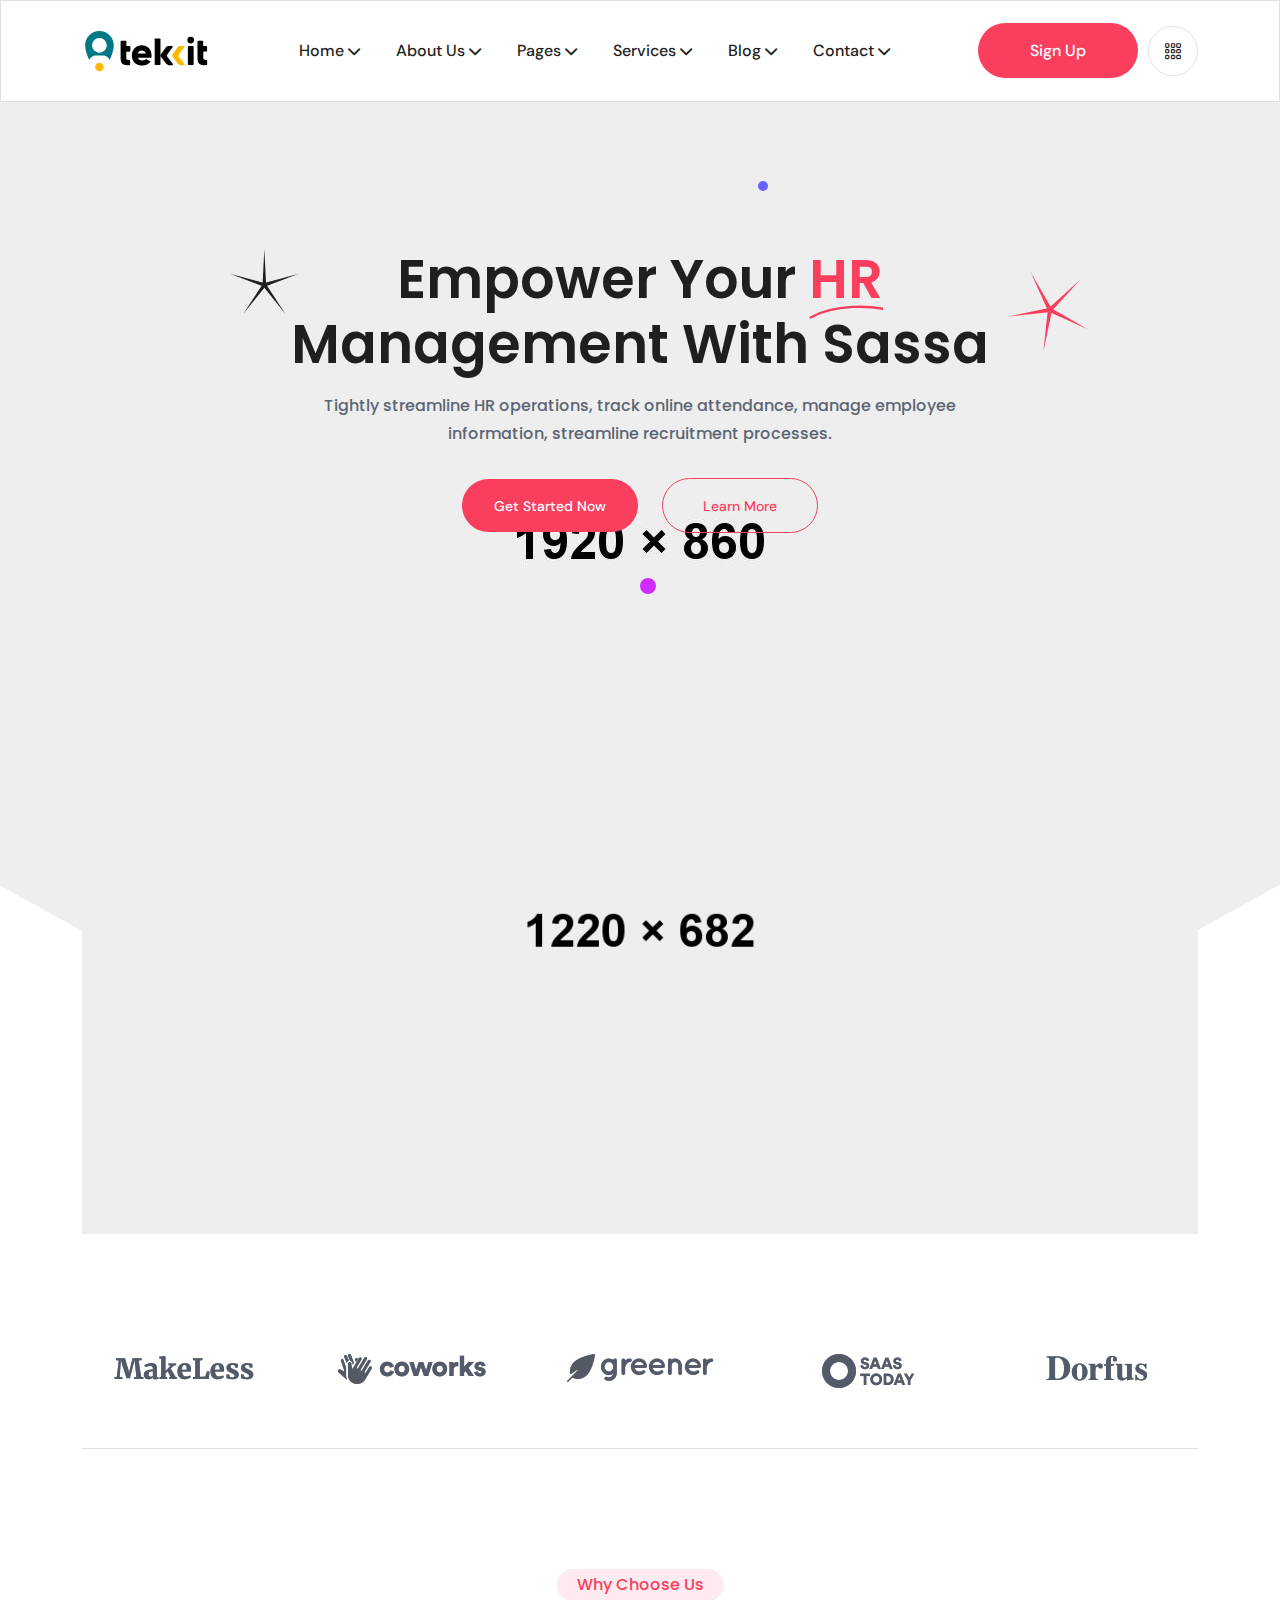
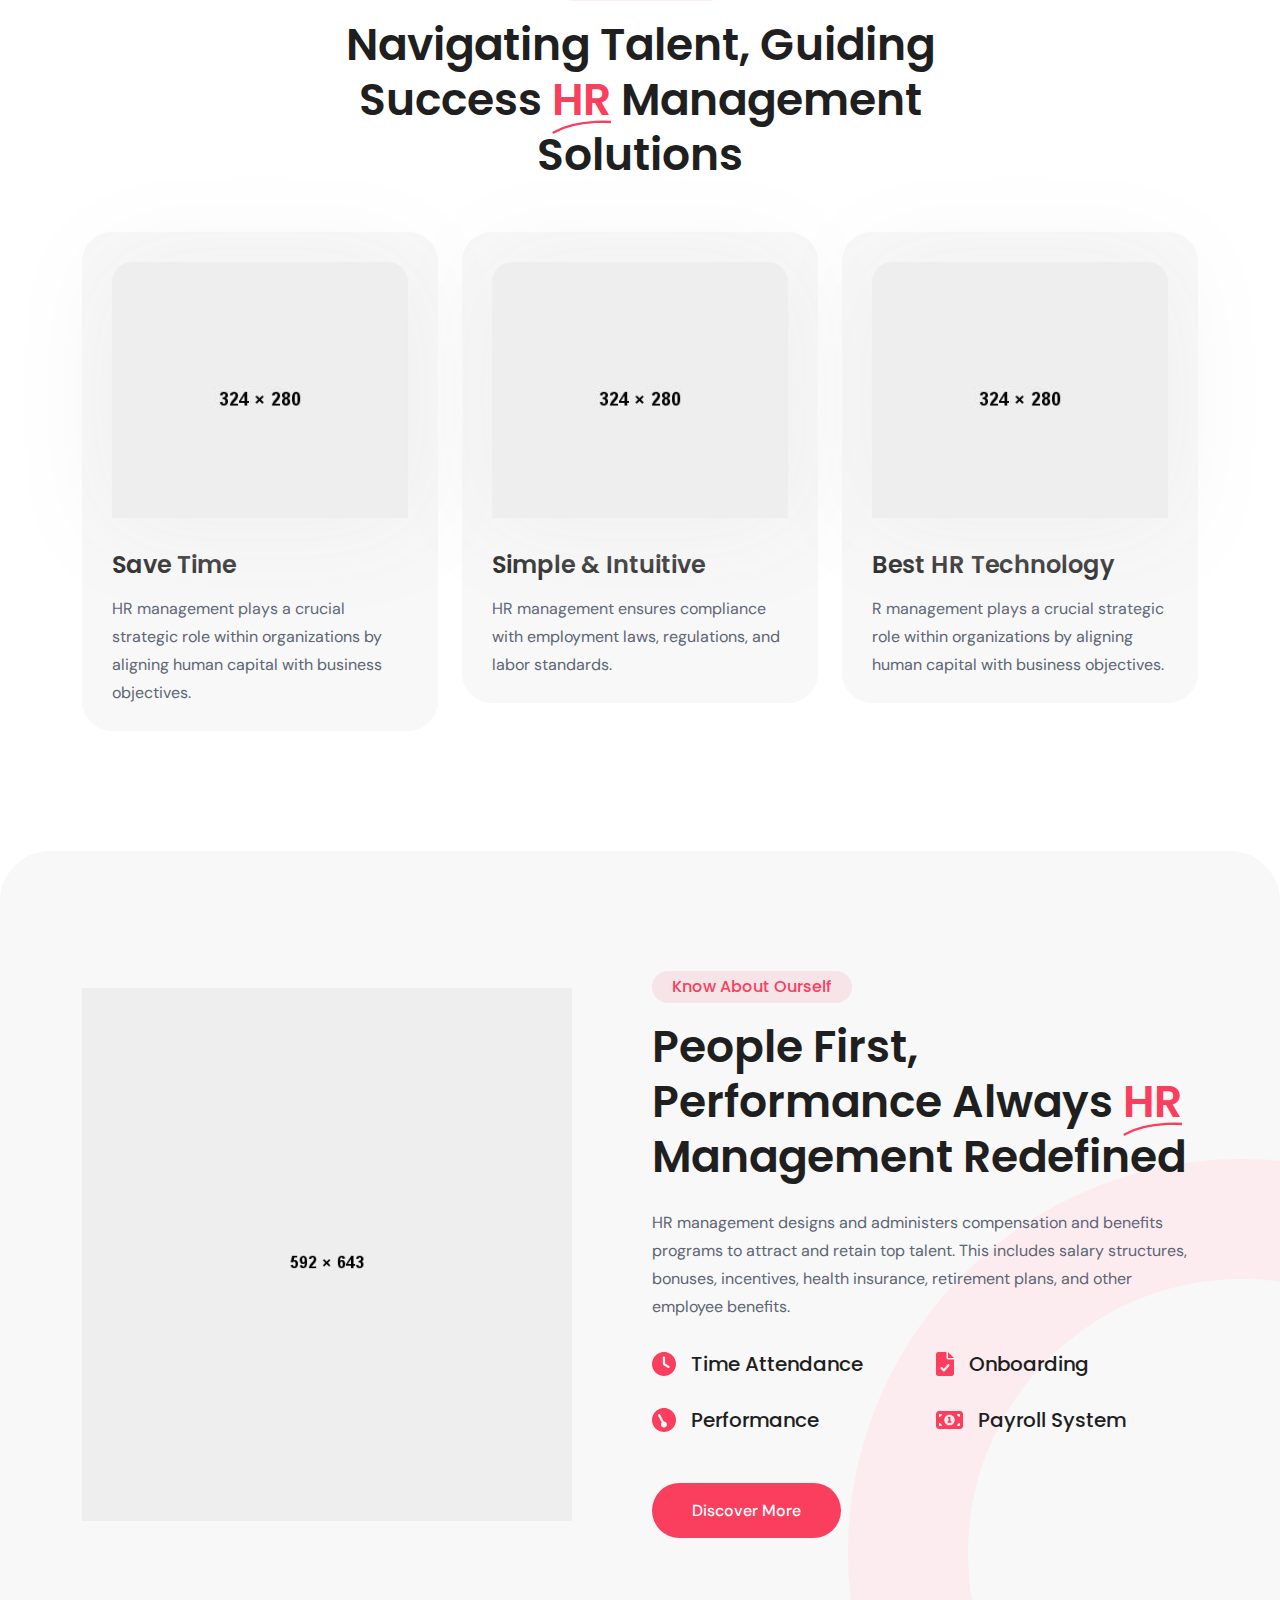
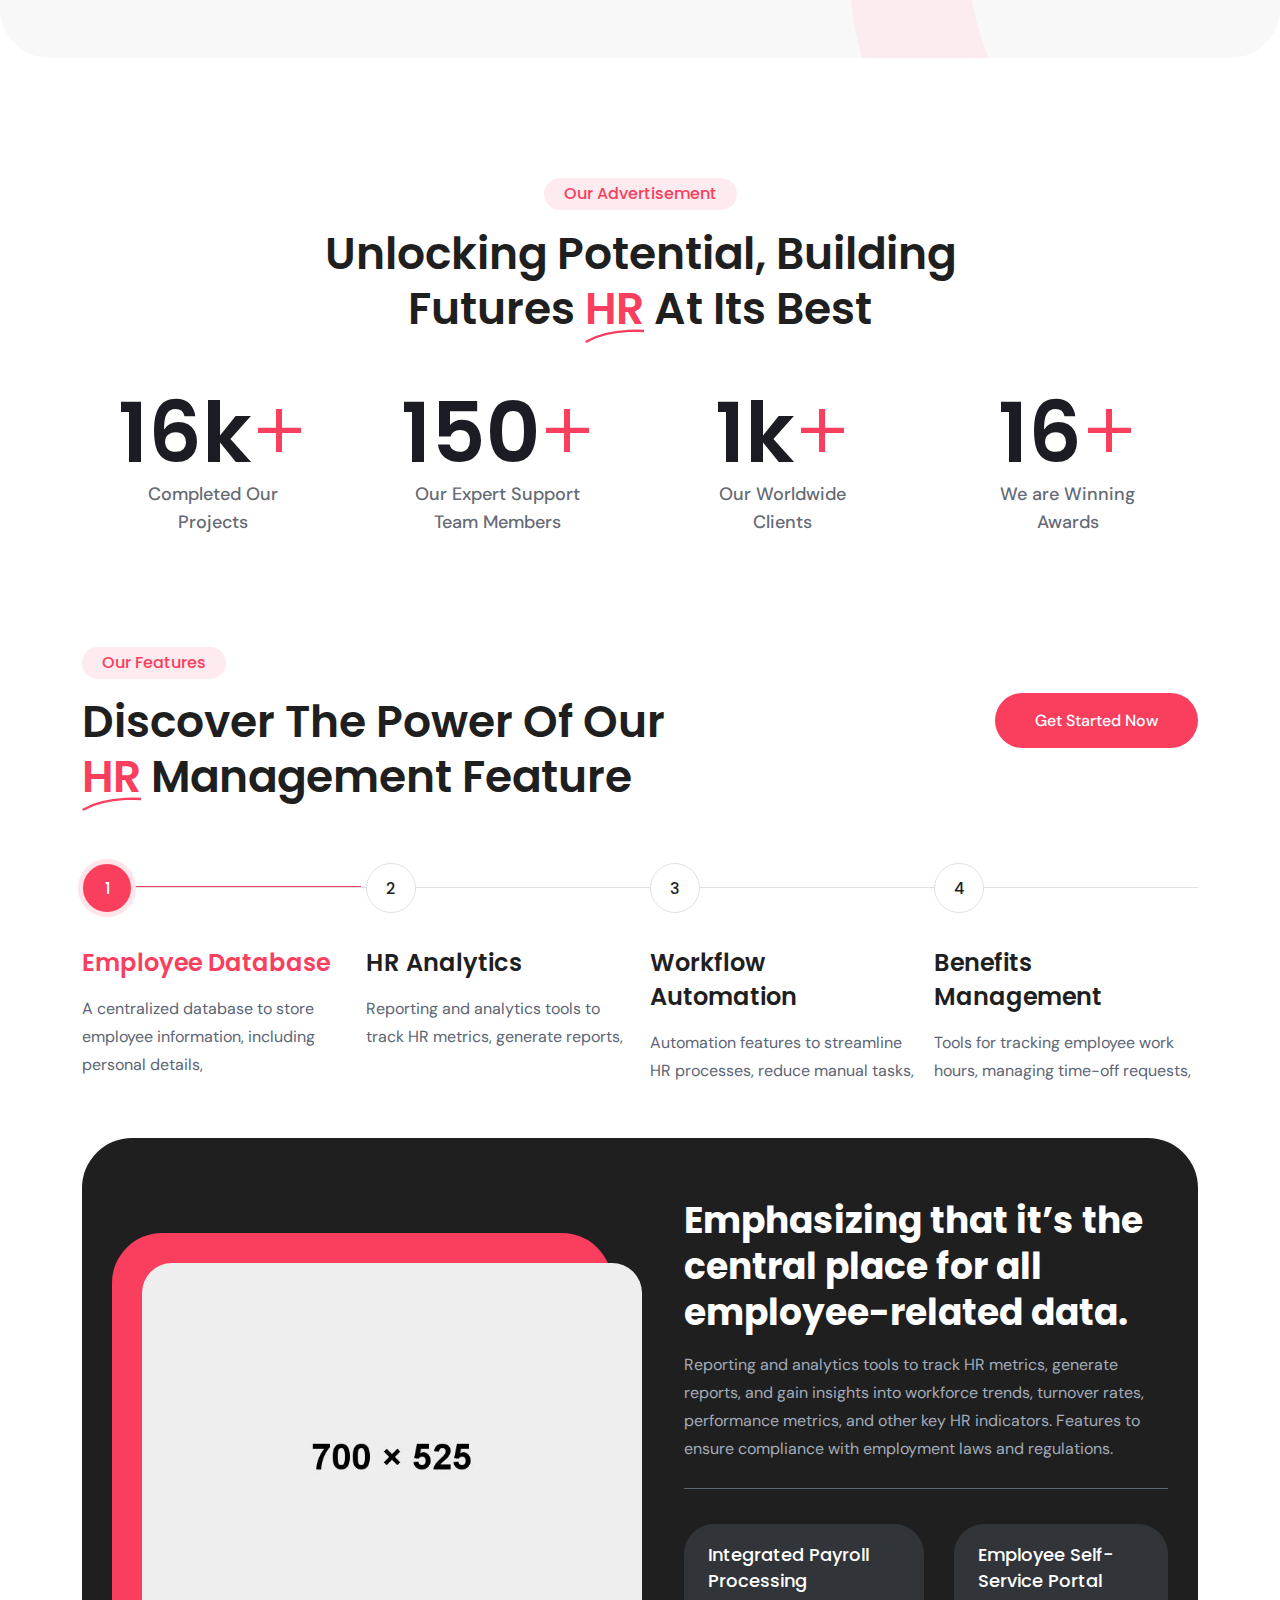
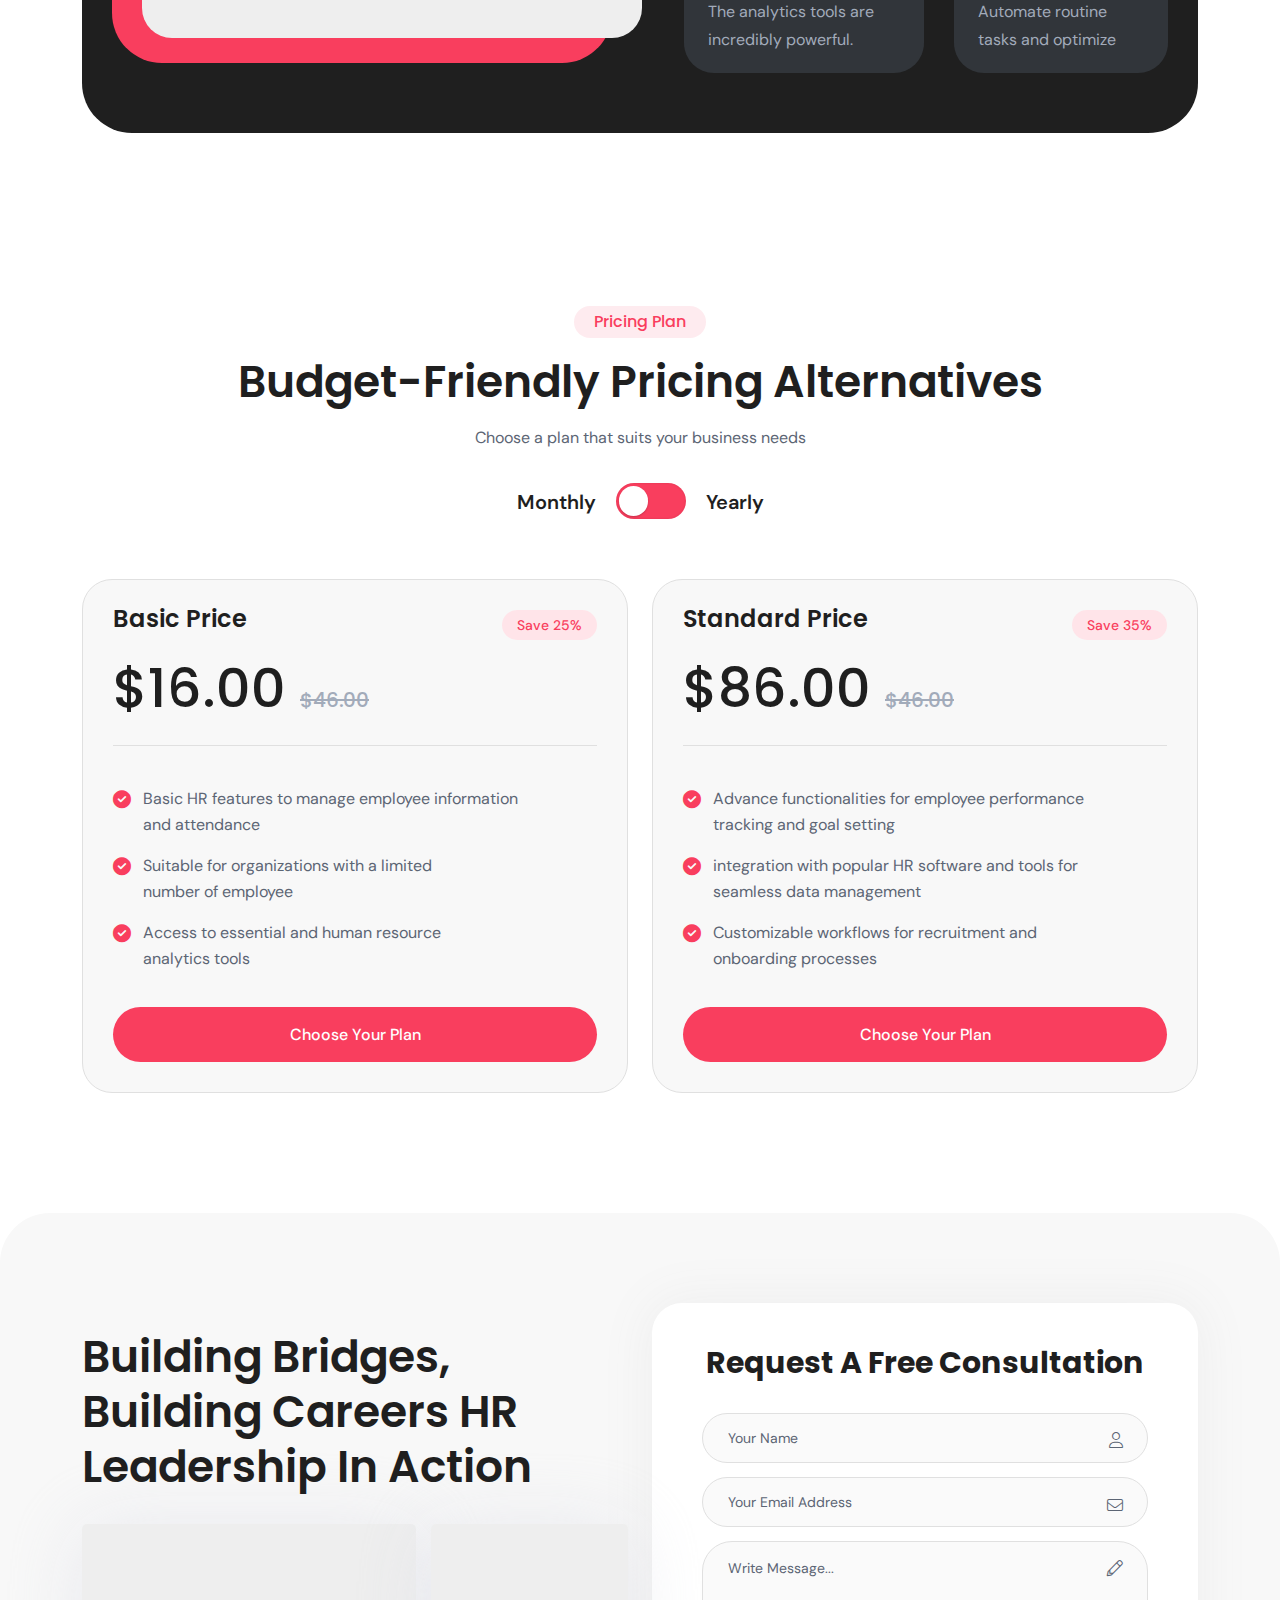
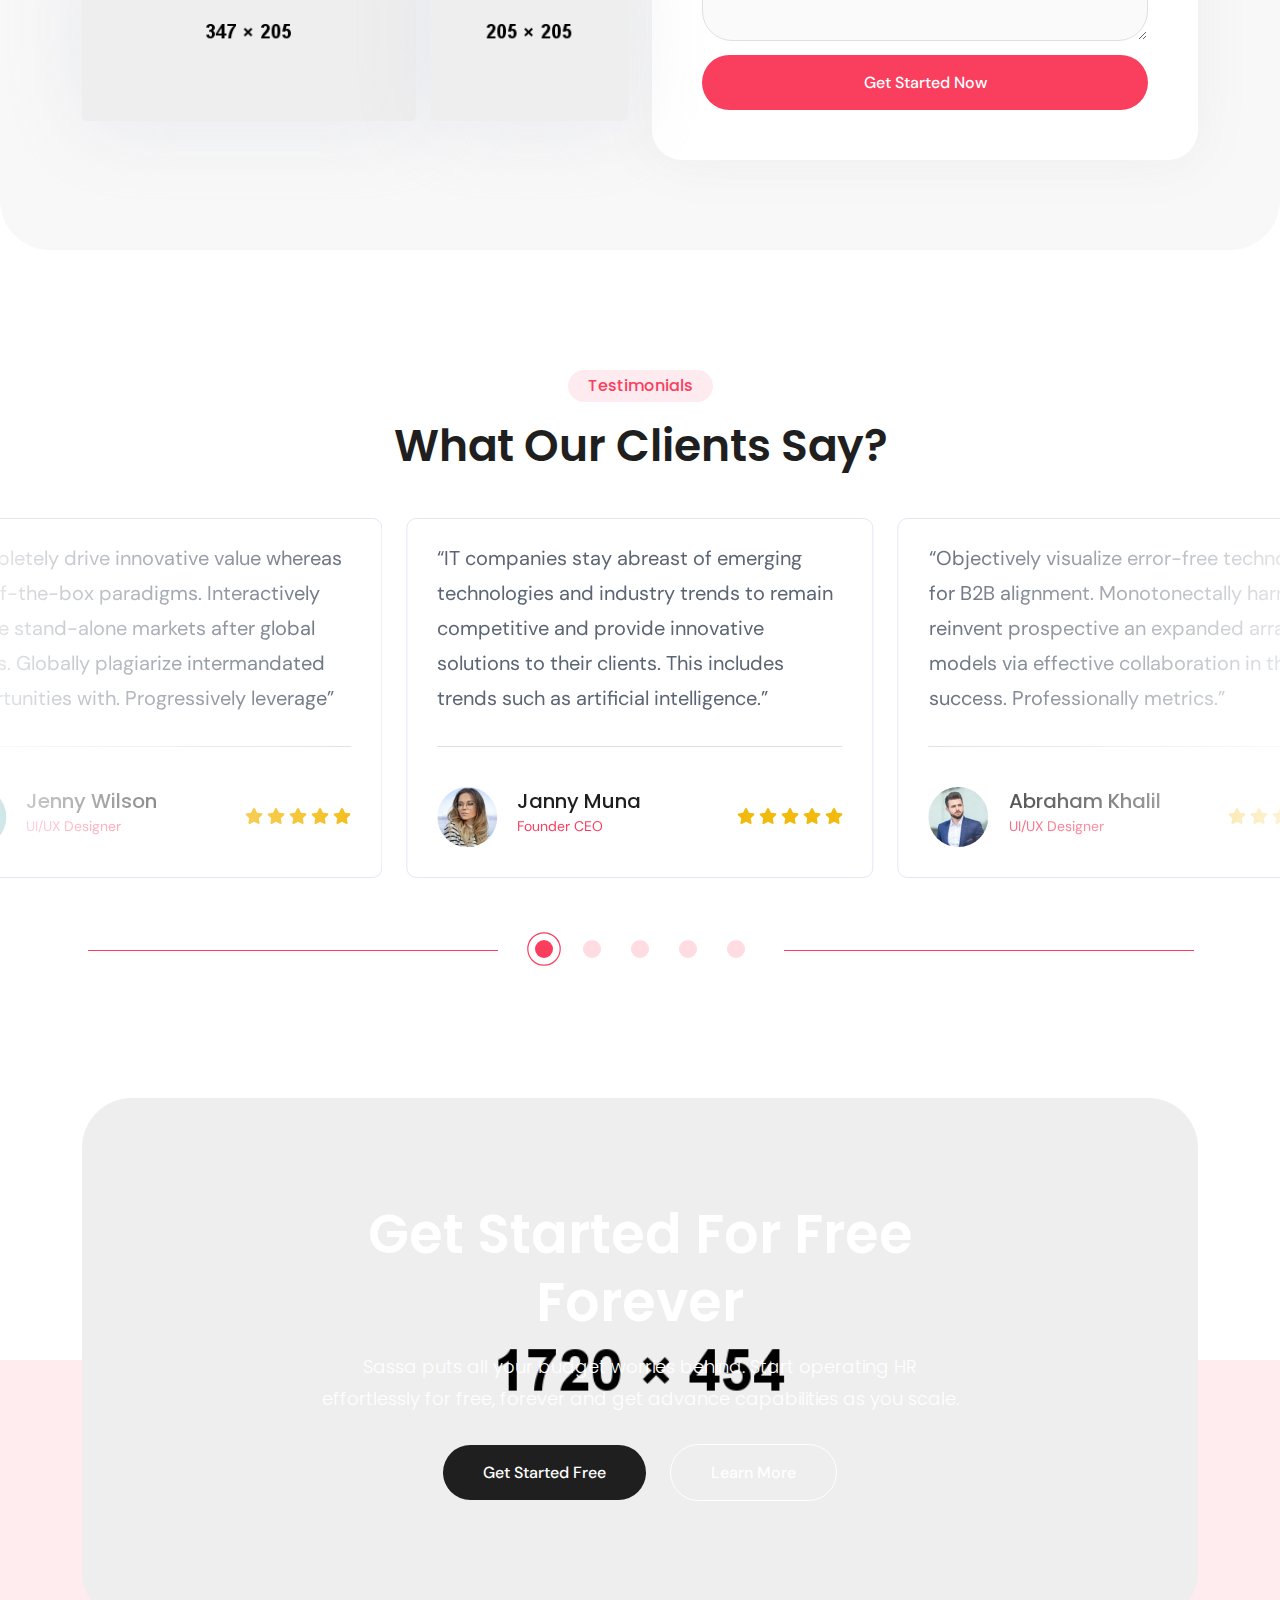
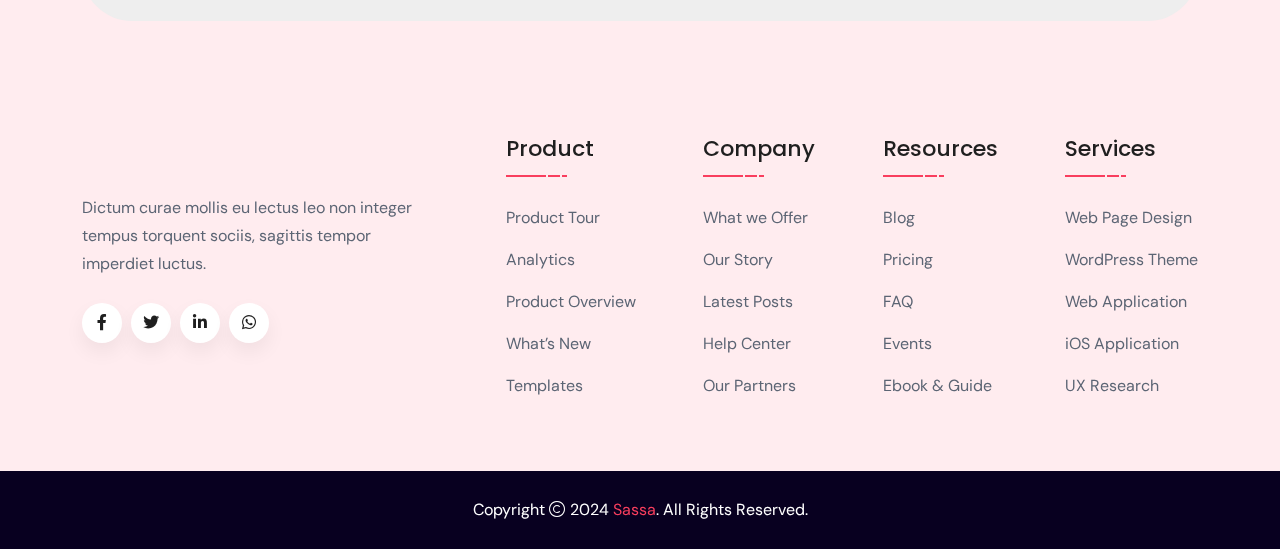
<file: home-hr-management.html>
<!doctype html>
<html class="no-js" lang="zxx">

<head>
    <meta charset="utf-8">
    <meta http-equiv="x-ua-compatible" content="ie=edge">
    <title>Sassa - Saas Startup Multipurpose HTML Template - HR Management</title>
    <meta name="author" content="Themeholy">
    <meta name="description" content="Sassa - Saas Startup Multipurpose HTML Template">
    <meta name="keywords" content="Sassa - Saas Startup Multipurpose HTML Template">
    <meta name="robots" content="INDEX,FOLLOW">

    <!-- Mobile Specific Metas -->
    <meta name="viewport" content="width=device-width, initial-scale=1, shrink-to-fit=no">

    <!-- Favicons - Place favicon.ico in the root directory -->
    <link rel="apple-touch-icon" sizes="57x57" href="assets/img/favicons/apple-icon-57x57.png">
    <link rel="apple-touch-icon" sizes="60x60" href="assets/img/favicons/apple-icon-60x60.png">
    <link rel="apple-touch-icon" sizes="72x72" href="assets/img/favicons/apple-icon-72x72.png">
    <link rel="apple-touch-icon" sizes="76x76" href="assets/img/favicons/apple-icon-76x76.png">
    <link rel="apple-touch-icon" sizes="114x114" href="assets/img/favicons/apple-icon-114x114.png">
    <link rel="apple-touch-icon" sizes="120x120" href="assets/img/favicons/apple-icon-120x120.png">
    <link rel="apple-touch-icon" sizes="144x144" href="assets/img/favicons/apple-icon-144x144.png">
    <link rel="apple-touch-icon" sizes="152x152" href="assets/img/favicons/apple-icon-152x152.png">
    <link rel="apple-touch-icon" sizes="180x180" href="assets/img/favicons/apple-icon-180x180.png">
    <link rel="icon" type="image/png" sizes="192x192" href="assets/img/favicons/android-icon-192x192.png">
    <link rel="icon" type="image/png" sizes="32x32" href="assets/img/favicons/favicon-32x32.png">
    <link rel="icon" type="image/png" sizes="96x96" href="assets/img/favicons/favicon-96x96.png">
    <link rel="icon" type="image/png" sizes="16x16" href="assets/img/favicons/favicon-16x16.png">
    <link rel="manifest" href="assets/img/favicons/manifest.json">
    <meta name="msapplication-TileColor" content="#ffffff">
    <meta name="msapplication-TileImage" content="assets/img/favicons/ms-icon-144x144.png">
    <meta name="theme-color" content="#ffffff">

    <!--==============================
	  Google Fonts
	============================== -->
    <link rel="preconnect" href="https://fonts.googleapis.com">
    <link rel="preconnect" href="https://fonts.gstatic.com" crossorigin>
    <link href="https://fonts.googleapis.com/css2?family=DM+Sans:ital,opsz,wght@0,9..40,100..1000;1,9..40,100..1000&family=Poppins:ital,wght@0,100;0,200;0,300;0,400;0,500;0,600;0,700;0,800;0,900;1,100;1,200;1,300;1,400;1,500;1,600;1,700;1,800;1,900&display=swap" rel="stylesheet">

    <!--==============================
	    All CSS File
	============================== -->
    <!-- Bootstrap -->
    <link rel="stylesheet" href="assets/css/bootstrap.min.css">
    <!-- Fontawesome Icon -->
    <link rel="stylesheet" href="assets/css/fontawesome.min.css">
    <!-- Magnific Popup -->
    <link rel="stylesheet" href="assets/css/magnific-popup.min.css">
    <!-- Swiper Slider -->
    <link rel="stylesheet" href="assets/css/swiper-bundle.min.css">
    <!-- Theme Custom CSS -->
    <link rel="stylesheet" href="assets/css/style.css">

</head>

<body class="theme-bright-red">




    <!--[if lte IE 9]>
    	<p class="browserupgrade">You are using an <strong>outdated</strong> browser. Please <a href="https://browsehappy.com/">upgrade your browser</a> to improve your experience and security.</p>
  <![endif]-->



    <!--********************************
   		Code Start From Here 
	******************************** -->

    <!--==============================
     Preloader
  ==============================-->
    <div id="preloader" class="preloader ">
        <button class="th-btn th-radius preloaderCls">Cancel Preloader </button>
        <div class="preloader">
            <div class="loading-container">
                <div class="loading"></div>
                <div class="preloader-logo">
                    <a class="icon-masking" href="home-hr-management.html"><span data-mask-src="assets/img/preloader.svg" class="mask-icon"></span><img src="assets/img/preloader.svg" alt="Sassa"></a>
                </div>
            </div>
        </div>
    </div><!--==============================
    Sidemenu
============================== -->
    <div class="sidemenu-wrapper d-none d-lg-block ">
        <div class="sidemenu-content">
            <button class="closeButton sideMenuCls"><i class="far fa-times"></i></button>
            <div class="widget footer-widget">
                <h3 class="widget_title">About Company</h3>
                <div class="th-widget-about">
                    <p class="about-text">Professionally redefine transparent ROI through low-risk high-yield imperatives. Progressively create empowered. cost effective users via team driven.</p>
                    <div class="th-social">
                        <a href="https://www.facebook.com/"><i class="fab fa-facebook-f"></i></a>
                        <a href="https://www.twitter.com/"><i class="fab fa-twitter"></i></a>
                        <a href="https://www.linkedin.com/"><i class="fab fa-linkedin-in"></i></a>
                        <a href="https://www.whatsapp.com/"><i class="fab fa-whatsapp"></i></a>
                        <a href="https://www.youtube.com/"><i class="fab fa-youtube"></i></a>
                    </div>
                </div>
            </div>
            <div class="widget footer-widget">
                <h3 class="widget_title">Recent Posts</h3>
                <div class="recent-post-wrap">
                    <div class="recent-post">
                        <div class="media-img">
                            <a href="blog-details.html"><img src="assets/img/blog/recent-post-1-1.jpg" alt="Blog Image"></a>
                        </div>
                        <div class="media-body">
                            <h4 class="post-title"><a class="text-inherit" href="blog-details.html">The Benefits of Managed IT Services post could</a></h4>
                            <div class="recent-post-meta">
                                <a href="blog.html">21 July, 2024</a>
                            </div>
                        </div>
                    </div>
                    <div class="recent-post">
                        <div class="media-img">
                            <a href="blog-details.html"><img src="assets/img/blog/recent-post-1-2.jpg" alt="Blog Image"></a>
                        </div>
                        <div class="media-body">
                            <h4 class="post-title"><a class="text-inherit" href="blog-details.html">The Benefits of Managed IT Services post could</a></h4>
                            <div class="recent-post-meta">
                                <a href="blog.html">22 July, 2024</a>
                            </div>
                        </div>
                    </div>
                    <div class="recent-post">
                        <div class="media-img">
                            <a href="blog-details.html"><img src="assets/img/blog/recent-post-1-3.jpg" alt="Blog Image"></a>
                        </div>
                        <div class="media-body">
                            <h4 class="post-title"><a class="text-inherit" href="blog-details.html">The Benefits of Managed IT Services post could</a></h4>
                            <div class="recent-post-meta">
                                <a href="blog.html">23 July, 2024</a>
                            </div>
                        </div>
                    </div>
                </div>
            </div>
            <div class="widget footer-widget">
                <h3 class="widget_title">Get In Touch</h3>
                <div class="th-widget-contact">
                    <div class="info-box">
                        <div class="box-icon">
                            <img src="assets/img/icon/location.svg" alt="">
                        </div>
                        <p class="box-text">55 Main Street, 2nd block Malborne, Australia</p>
                    </div>
                    <div class="info-box">
                        <div class="box-icon">
                            <img src="assets/img/icon/mail.svg" alt="">
                        </div>
                        <p class="box-text">
                            <a href="mailto:info@Sassa.com" class="box-link">info@Sassa.com</a>
                            <a href="mailto:info.example@Sassa.com" class="box-link">info.example@Sassa.com</a>
                        </p>
                    </div>
                    <div class="info-box">
                        <div class="box-icon">
                            <img src="assets/img/icon/call.svg" alt="">
                        </div>
                        <p class="box-text">
                            <a href="tel:+16365414789" class="box-link">+163 6541 4789</a>
                        </p>
                    </div>
                </div>
            </div>
        </div>
    </div> <!--==============================
    Mobile Menu
  ============================== -->
    <div class="th-menu-wrapper">
        <div class="th-menu-area text-center">
            <button class="th-menu-toggle"><i class="fal fa-times"></i></button>
            <div class="mobile-logo">
                <a href="home-hr-management.html"><img src="assets/img/logo.svg" alt="Sassa"></a>
            </div>

            <div class="th-mobile-menu">
                <ul>
                    <li class="menu-item-has-children">
                        <a href="home-hr-management.html">Home</a>
                        <ul class="sub-menu">
                            <li><a href="home-hr-management.html">Home HR Management</a></li>
                            <li><a href="home-crm-software.html">Home CRM Software</a></li>
                            <li><a href="home-digital-agency.html">Home Digital Agency</a></li>
                            <li><a href="home-job-portal.html">Home Job Portal</a></li>
                            <li><a href="home-sass-landing.html">Home Sass Landing</a></li>
                            <li><a href="home-app-landing.html">Home App Landing</a></li>
                            <li><a href="home-seo-agency.html">Home SEO Agency</a></li>

                        </ul>
                    </li>
                    <li class="menu-item-has-children">
                        <a href="#">About Us</a>
                        <ul class="sub-menu">
                            <li><a href="about.html">About Us Style 1</a></li>
                            <li><a href="about-2.html">About Us Style 2</a></li>
                        </ul>
                    </li>
                    <li class="menu-item-has-children">
                        <a href="#">Pages</a>
                        <ul class="sub-menu">
                            <li><a href="job.html">Job Page</a></li>
                            <li><a href="job-details.html">Job Details</a></li>
                            <li><a href="team.html">Team Style 1</a></li>
                            <li><a href="team-2.html">Team Style 2</a></li>
                            <li><a href="team-details.html">Team Details</a></li>
                            <li><a href="portfolio.html">Portfolio Style 1</a></li>
                            <li><a href="portfolio-2.html">Portfolio Style 2</a></li>
                            <li><a href="portfolio-details.html">Portfolio Details</a></li>
                            <li><a href="pricing.html">Price Table Style 1</a></li>
                            <li><a href="pricing-2.html">Price Table Style 2</a></li>
                            <li><a href="faq.html">FAQ Style 1</a></li>
                            <li><a href="faq-2.html">FAQ Style 2</a></li>
                            <li><a href="error.html">Error Page</a></li>
                        </ul>
                    </li>
                    <li class="menu-item-has-children">
                        <a href="#">Services</a>
                        <ul class="sub-menu">
                            <li><a href="service.html">Services style 1</a></li>
                            <li><a href="service-2.html">Services style 2</a></li>
                            <li><a href="service-details.html">Services Details</a></li>
                        </ul>
                    </li>
                    <li class="menu-item-has-children">
                        <a href="#">Blog</a>
                        <ul class="sub-menu">
                            <li><a href="blog.html">Blog</a></li>
                            <li><a href="blog-details.html">Blog Details</a></li>
                        </ul>
                    </li>
                    <li class="menu-item-has-children">
                        <a href="#">Contact</a>
                        <ul class="sub-menu">
                            <li><a href="contact.html">Contact Us Style 1</a></li>
                            <li><a href="contact-2.html">Contact Us Style 2</a></li>
                        </ul>
                    </li>
                </ul>
            </div>
        </div>
    </div><!--==============================
	Header Area
==============================-->
    <header class="th-header header-layout3">
        <div class="sticky-wrapper">
            <!-- Main Menu Area -->
            <div class="menu-area">
                <div class="container">
                    <div class="row align-items-center justify-content-between">
                        <div class="col-auto">
                            <div class="header-logo">
                                <a href="home-hr-management.html"><img src="assets/img/logo2.svg" alt="Sassa"></a>
                            </div>
                        </div>
                        <div class="col-auto">
                            <nav class="main-menu style2 d-none d-lg-inline-block">
                                <ul>
                                    <li class="menu-item-has-children">
                                        <a href="home-hr-management.html">Home</a>
                                        <ul class="sub-menu">
                                            <li><a href="home-hr-management.html">Home HR Management</a></li>
                                            <li><a href="home-crm-software.html">Home CRM Software</a></li>
                                            <li><a href="home-digital-agency.html">Home Digital Agency</a></li>
                                            <li><a href="home-job-portal.html">Home Job Portal</a></li>
                                            <li><a href="home-sass-landing.html">Home Sass Landing</a></li>
                                            <li><a href="home-app-landing.html">Home App Landing</a></li>
                                            <li><a href="home-seo-agency.html">Home SEO Agency</a></li>

                                        </ul>
                                    </li>
                                    <li class="menu-item-has-children">
                                        <a href="#">About Us</a>
                                        <ul class="sub-menu">
                                            <li><a href="about.html">About Us Style 1</a></li>
                                            <li><a href="about-2.html">About Us Style 2</a></li>
                                        </ul>
                                    </li>
                                    <li class="menu-item-has-children">
                                        <a href="#">Pages</a>
                                        <ul class="sub-menu">
                                            <li><a href="job.html">Job Page</a></li>
                                            <li><a href="job-details.html">Job Details</a></li>
                                            <li><a href="team.html">Team Style 1</a></li>
                                            <li><a href="team-2.html">Team Style 2</a></li>
                                            <li><a href="team-details.html">Team Details</a></li>
                                            <li><a href="portfolio.html">Portfolio Style 1</a></li>
                                            <li><a href="portfolio-2.html">Portfolio Style 2</a></li>
                                            <li><a href="portfolio-details.html">Portfolio Details</a></li>
                                            <li><a href="pricing.html">Price Table Style 1</a></li>
                                            <li><a href="pricing-2.html">Price Table Style 2</a></li>
                                            <li><a href="faq.html">FAQ Style 1</a></li>
                                            <li><a href="faq-2.html">FAQ Style 2</a></li>
                                            <li><a href="error.html">Error Page</a></li>
                                        </ul>
                                    </li>
                                    <li class="menu-item-has-children">
                                        <a href="#">Services</a>
                                        <ul class="sub-menu">
                                            <li><a href="service.html">Services style 1</a></li>
                                            <li><a href="service-2.html">Services style 2</a></li>
                                            <li><a href="service-details.html">Services Details</a></li>
                                        </ul>
                                    </li>
                                    <li class="menu-item-has-children">
                                        <a href="#">Blog</a>
                                        <ul class="sub-menu">
                                            <li><a href="blog.html">Blog</a></li>
                                            <li><a href="blog-details.html">Blog Details</a></li>
                                        </ul>
                                    </li>
                                    <li class="menu-item-has-children">
                                        <a href="#">Contact</a>
                                        <ul class="sub-menu">
                                            <li><a href="contact.html">Contact Us Style 1</a></li>
                                            <li><a href="contact-2.html">Contact Us Style 2</a></li>
                                        </ul>
                                    </li>
                                </ul>
                            </nav>
                            <div class="header-button">
                                <button type="button" class="th-menu-toggle d-inline-block d-lg-none"><i class="far fa-bars"></i></button>
                            </div>
                        </div>
                        <div class="col-auto d-none d-lg-block">
                            <div class="header-button">
                                <a href="contact.html" class="th-btn d-none d-xl-block">Sign Up</a>
                                <a href="#" class="icon-btn sideMenuToggler"><i class="fa-light fa-grid"></i></a>
                            </div>
                        </div>
                    </div>
                </div>
            </div>
        </div>
    </header><!--==============================
Hero Area
==============================-->
    <div class="th-hero-wrapper  hero-3" id="hero">
        <div class="th-hero-bg bg-top-center" data-bg-src="assets/img/bg/hero_bg_3.jpg">
        </div>
        <div class="container">
            <div class="row justify-content-center">
                <div class="col-xl-8">
                    <div class="hero-style3 text-center">
                        <h1 class="hero-title">Empower Your <span>HR</span> Management With Sassa</h1>
                        <p class="hero-text">Tightly streamline HR operations, track online attendance, manage employee
                            information, streamline recruitment processes.</p>
                        <div class="btn-group justify-content-center">
                            <a href="about.html" class="th-btn">Get Started Now</a>
                            <a href="conatct.html" class="th-btn style5">Learn More</a>

                        </div>
                    </div>
                </div>
            </div>
            <div class="hero-img tilt-active">
                <img src="assets/img/hero/hero_3_1.png" alt="Hero Image">
            </div>
        </div>
        <div class="th-circle">
            <span class="circle style1"></span>
            <span class="circle style2"></span>
        </div>
        <div class="shape-mockup z-index-3 spin d-none d-xl-block" data-top="13%" data-left="18%"><img src="assets/img/shape/star-1.png" alt=""></div>

        <div class="shape-mockup spin d-none d-xl-block" data-top="15%" data-right="15%"><img src="assets/img/shape/star-15.png" alt=""></div>
    </div>
    <!--======== / Hero Section ========--><!--==============================
Brand Area  
==============================-->
    <div class="brand-sec4 overflow-hidden space">
        <div class="container">
            <div class="slider-area text-center">
                <div class="swiper th-slider brand-slider1" id="brandSlider1" data-slider-options='{"breakpoints":{"0":{"slidesPerView":2},"576":{"slidesPerView":"2"},"768":{"slidesPerView":"3"},"992":{"slidesPerView":"4"},"1200":{"slidesPerView":"5"},"1400":{"slidesPerView":"6"}}}'>
                    <div class="swiper-wrapper">
                        <div class="swiper-slide">
                            <a href="about.html" class="brand-box">
                                <img src="assets/img/brand/brand_1_1.svg" alt="Brand Logo">
                            </a>
                        </div>
                        <div class="swiper-slide">
                            <a href="about.html" class="brand-box">
                                <img src="assets/img/brand/brand_1_2.svg" alt="Brand Logo">
                            </a>
                        </div>
                        <div class="swiper-slide">
                            <a href="about.html" class="brand-box">
                                <img src="assets/img/brand/brand_1_3.svg" alt="Brand Logo">
                            </a>
                        </div>
                        <div class="swiper-slide">
                            <a href="about.html" class="brand-box">
                                <img src="assets/img/brand/brand_1_4.svg" alt="Brand Logo">
                            </a>
                        </div>
                        <div class="swiper-slide">
                            <a href="about.html" class="brand-box">
                                <img src="assets/img/brand/brand_1_5.svg" alt="Brand Logo">
                            </a>
                        </div>
                        <div class="swiper-slide">
                            <a href="about.html" class="brand-box">
                                <img src="assets/img/brand/brand_1_6.svg" alt="Brand Logo">
                            </a>
                        </div>
                        <div class="swiper-slide">
                            <a href="about.html" class="brand-box">
                                <img src="assets/img/brand/brand_1_1.svg" alt="Brand Logo">
                            </a>
                        </div>
                        <div class="swiper-slide">
                            <a href="about.html" class="brand-box">
                                <img src="assets/img/brand/brand_1_2.svg" alt="Brand Logo">
                            </a>
                        </div>
                        <div class="swiper-slide">
                            <a href="about.html" class="brand-box">
                                <img src="assets/img/brand/brand_1_3.svg" alt="Brand Logo">
                            </a>
                        </div>
                        <div class="swiper-slide">
                            <a href="about.html" class="brand-box">
                                <img src="assets/img/brand/brand_1_4.svg" alt="Brand Logo">
                            </a>
                        </div>
                        <div class="swiper-slide">
                            <a href="about.html" class="brand-box">
                                <img src="assets/img/brand/brand_1_5.svg" alt="Brand Logo">
                            </a>
                        </div>
                        <div class="swiper-slide">
                            <a href="about.html" class="brand-box">
                                <img src="assets/img/brand/brand_1_6.svg" alt="Brand Logo">
                            </a>
                        </div>
                    </div>

                </div>
            </div>
        </div>
    </div><!--==============================
About Area  
==============================-->
    <div class="position-relative overflow-hidden space-bottom">
        <div class="container">
            <div class="row justify-content-center">
                <div class="col-lg-8">
                    <div class="title-area text-center pe-xl-3 ps-xl-3">
                        <span class="sub-title">Why Choose Us</span>
                        <h2 class="sec-title sec-title2">Navigating Talent, Guiding Success <span>HR</span> Management
                            Solutions</h2>
                    </div>
                </div>
            </div>
            <div class="row gy-4 justify-content-center">
                <div class="col-md-6 col-xl-4">
                    <div class="choose-card">
                        <div class="box-img global-img">
                            <img src="assets/img/normal/choose_1_1.jpg" alt="Icon">
                        </div>
                        <h3 class="box-title">Save Time</h3>
                        <p class="box-text">HR management plays a crucial strategic role within organizations by aligning human capital with business objectives.</p>
                    </div>
                </div>

                <div class="col-md-6 col-xl-4">
                    <div class="choose-card">
                        <div class="box-img global-img">
                            <img src="assets/img/normal/choose_1_2.jpg" alt="Icon">
                        </div>
                        <h3 class="box-title">Simple & Intuitive</h3>
                        <p class="box-text">HR management ensures compliance with employment laws, regulations, and labor standards.</p>
                    </div>
                </div>

                <div class="col-md-6 col-xl-4">
                    <div class="choose-card">
                        <div class="box-img global-img">
                            <img src="assets/img/normal/choose_1_3.jpg" alt="Icon">
                        </div>
                        <h3 class="box-title">Best HR Technology</h3>
                        <p class="box-text">R management plays a crucial strategic role within organizations by aligning human capital with business objectives.</p>
                    </div>
                </div>

            </div>
        </div>
    </div><!--==============================
About Area  
==============================-->
    <div class="ms-80 me-80 th-radius5 bg-smoke2 overflow-hidden space" id="about-sec">
        <div class="container">
            <div class="row gy-4 align-items-center">
                <div class="col-xl-6 mb-30 mb-xl-0">
                    <div class="img-box6 me-xl-5 pe-xl-2">
                        <div class="img1 tilt-active">
                            <img src="assets/img/normal/about_4_1.png" alt="About">
                        </div>
                    </div>
                </div>
                <div class="col-xl-6">
                    <div class="title-area mb-35">
                        <span class="sub-title">Know About Ourself</span>
                        <h2 class="sec-title sec-title2">People First, Performance Always <span>HR</span> Management Redefined</h2>
                    </div>
                    <p class="mt-n2 mb-30">HR management designs and administers compensation and benefits programs to attract and retain top talent. This includes salary structures, bonuses, incentives, health insurance, retirement plans, and other employee benefits.</p>
                    <div class="two-column mb-50 list-center ms-0">
                        <div class="checklist style7">
                            <ul>
                                <li><img src="assets/img/icon/1.svg" alt="">Time Attendance</li>
                                <li><img src="assets/img/icon/3.svg" alt="">Performance</li>
                            </ul>
                        </div>
                        <div class="checklist style7">
                            <ul>
                                <li><img src="assets/img/icon/2.svg" alt="">Onboarding</li>
                                <li><img src="assets/img/icon/4.svg" alt="">Payroll System</li>
                            </ul>
                        </div>
                    </div>
                    <a href="about.html" class="th-btn">Discover More</a>
                </div>
            </div>
        </div>
        <div class="shape-mockup d-none d-xl-block" data-bottom="0%" data-right="0%"><img src="assets/img/shape/circle_1.png" alt=""></div>
    </div><!--==============================
Counter Area  
==============================-->
    <div class="space">
        <div class="container">
            <div class="row justify-content-center">
                <div class="col-xl-7">
                    <div class="title-area text-center">
                        <span class="sub-title">Our Advertisement</span>
                        <h2 class="sec-title sec-title2">Unlocking Potential, Building Futures <span>HR</span> at Its Best</h2>
                    </div>
                </div>
            </div>
            <div class="counter-area3">
                <div class="row gy-5 justify-content-md-between justify-content-center">
                    <div class="col-xl-3 col-md-6">
                        <div class="counter-grid">
                            <h3 class="box-number"><span class="counter-number">16</span>k<span class="plus">+</span></h3>
                            <div class="media-body">
                                <p class=" counter-text mb-n2">Completed Our<span>Projects</span></p>
                            </div>
                        </div>
                    </div>
                    <div class="col-xl-3 col-md-6">
                        <div class="counter-grid">
                            <h3 class="box-number"><span class="counter-number">150</span><span class="plus">+</span></h3>
                            <div class="media-body">
                                <p class=" counter-text mb-n2">Our Expert Support<span>Team Members</span> </p>
                            </div>
                        </div>
                    </div>
                    <div class="col-xl-3 col-md-6">
                        <div class="counter-grid">
                            <h3 class="box-number"><span class="counter-number">1</span>k<span class="plus">+</span></h3>
                            <div class="media-body">
                                <p class=" counter-text mb-n2">Our Worldwide <span>Clients</span></p>
                            </div>
                        </div>
                    </div>
                    <div class="col-xl-3 col-md-6">
                        <div class="counter-grid">
                            <h3 class="box-number"><span class="counter-number">16</span><span class="plus">+</span></h3>
                            <div class="media-body">
                                <p class=" counter-text mb-n2">We are Winning <span>Awards</span></p>
                            </div>
                        </div>
                    </div>
                </div>
            </div>
        </div>
    </div><!--==============================
About Area  
==============================-->
    <div class="position-relative overflow-hidden ">
        <div class="container">
            <div class="row align-items-center justify-content-between">
                <div class="col-lg-7">
                    <div class="title-area">
                        <span class="sub-title">Our Features</span>
                        <h2 class="sec-title sec-title2">Discover the Power of Our <span>HR</span> Management Feature</h2>
                    </div>
                </div>
                <div class="col-auto">
                    <div class="sec-btn">
                        <a href="contact.html" class="th-btn">Get Started Now</a>
                    </div>
                </div>
            </div>
            <div class="row">
                <div class="col-12">
                    <div class="feature-timeline">
                        <div class="swiper-pagination swiper-pagination-progressbar swiper-pagination-horizontal"></div>
                        <ul class="swiper-pagination-custom">
                            <li class='swiper-pagination-switch first active'>
                                <span class='switch-title'>1</span>
                                <div class="feature-area-title">
                                    <h2 class="box-title">Employee Database</h2>
                                    <p class="">A centralized database to store employee information, including personal details,</p>
                                </div>
                            </li>
                            <li class='swiper-pagination-switch'>
                                <span class='switch-title'>2</span>
                                <div class="feature-area-title">
                                    <h2 class="box-title">HR Analytics</h2>
                                    <p class="">Reporting and analytics tools to track HR metrics, generate reports,</p>
                                </div>
                            </li>
                            <li class='swiper-pagination-switch'>
                                <span class='switch-title'>3</span>
                                <div class="feature-area-title">
                                    <h2 class="box-title">Workflow Automation</h2>
                                    <p class="">Automation features to streamline HR processes, reduce manual tasks,</p>
                                </div>
                            </li>
                            <li class='swiper-pagination-switch last'>
                                <span class='switch-title'>4</span>
                                <div class="feature-area-title">
                                    <h2 class="box-title">Benefits Management</h2>
                                    <p class="">Tools for tracking employee work hours, managing time-off requests,</p>
                                </div>
                            </li>
                        </ul>

                    </div>
                </div>
            </div>
        </div>
        <div class="container th-container">
            <div class="swiper featureSlide">
                <div class="swiper-wrapper">
                    <div class="swiper-slide">
                        <div class="feature-details">
                            <div class="feature-image">
                                <img src="assets/img/normal/feature-image-2.jpg" alt="">
                                <div class="feature-shape1 movingX"></div>
                            </div>
                            <div class="ms-xl-5 ps-xl-4">
                                <div class="title-area mb-35">
                                    <h3 class=" text-white">Emphasizing that it’s the central place for all employee-related data.</h3>
                                    <p class="sec-text3">Reporting and analytics tools to track HR metrics, generate reports, and gain
                                        insights into workforce trends, turnover rates, performance metrics, and other key HR indicators.
                                        Features to ensure compliance with employment laws and regulations.</p>
                                </div>
                                <div class="feature-item-wrap">
                                    <div class="feature-item">
                                        <h4 class="box-title">Integrated Payroll Processing</h4>
                                        <p class="box-text">The analytics tools are incredibly powerful.</p>
                                    </div>
                                    <div class="feature-item">
                                        <h4 class="box-title">Employee Self- Service Portal</h4>
                                        <p class="box-text">Automate routine tasks and optimize</p>
                                    </div>
                                </div>
                            </div>
                        </div>

                    </div>
                    <div class="swiper-slide">
                        <div class="feature-details">
                            <div class="feature-image">
                                <img src="assets/img/normal/feature-image.jpg" alt="">
                                <div class="feature-shape1 movingX"></div>
                            </div>
                            <div class="ms-xl-5 ps-xl-4">
                                <div class="title-area mb-35">
                                    <h3 class=" text-white">Elevate Your Workplace HR Solutions for a Better Tomorrow !</h3>
                                    <p class="sec-text3">Reporting and analytics tools to track HR metrics, generate reports, and gain
                                        insights into
                                        workforce trends, turnover rates, performance metrics, and other key HR indicators. Features to
                                        ensure compliance with employment laws and regulations.</p>
                                </div>
                                <div class="feature-circle-wrap">
                                    <div class="feature-circle">
                                        <div class="progressbar" data-path-color="#F93E5E">
                                            <div class="circle" data-percent="80">
                                                <div class="circle-num"></div>
                                            </div>
                                        </div>
                                        <span class="box-text">Decreased <span>Paperwork</span></span>
                                    </div>
                                    <div class="feature-circle">
                                        <div class="progressbar" data-path-color="#F93E5E">
                                            <div class="circle" data-percent="85">
                                                <div class="circle-num"></div>
                                            </div>
                                        </div>
                                        <span class="box-text">Better onboarding <span>experience</span></span>
                                    </div>
                                    <div class="feature-circle">
                                        <div class="progressbar" data-path-color="#F93E5E">
                                            <div class="circle" data-percent="35">
                                                <div class="circle-num"></div>
                                            </div>
                                        </div>
                                        <span class="box-text">Average amount of<span> time saved on HR</span></span>
                                    </div>
                                </div>
                            </div>
                        </div>

                    </div>
                    <div class="swiper-slide">
                        <div class="feature-details">
                            <div class="feature-image">
                                <img src="assets/img/normal/feature-image-3.jpg" alt="">
                                <div class="feature-shape1 movingX"></div>
                            </div>
                            <div class="ms-xl-5 ps-xl-4">
                                <div class="title-area mb-35">
                                    <h3 class=" text-white">Boost Productivity with Intelligent Workflow Automation</h3>
                                    <p class="sec-text3">Features to facilitate the onboarding process for new hires, including electronic
                                        document signing, orientation materials, and task assignments. Also includes tools for managing
                                        offboarding processes such as exit interviews and documentation. Tools for setting goals, conducting
                                        performance evaluations, providing feedback, and tracking employee performance over time. Includes
                                        features.</p>
                                </div>
                                <div class="client-box style2">
                                    <div class="client-thumb-group">
                                        <div class="thumb"><img src="assets/img/shape/client-2-1.png" alt="avater"></div>
                                        <div class="thumb"><img src="assets/img/shape/client-2-2.png" alt="avater"></div>
                                        <div class="thumb"><img src="assets/img/shape/client-2-3.png" alt="avater"></div>
                                    </div>
                                    <div class="cilent-box">
                                        <h4 class="box-title"><span class="counter-number">12,000</span>+ people already satisfied in the HR
                                            workflow automation system.</h4>

                                    </div>
                                </div>
                            </div>
                        </div>

                    </div>
                    <div class="swiper-slide">
                        <div class="feature-details">
                            <div class="feature-image">
                                <img src="assets/img/normal/feature-image-4.jpg" alt="">
                                <div class="feature-shape1 movingX"></div>
                            </div>
                            <div class="ms-xl-5 ps-xl-4">
                                <div class="title-area mb-35">
                                    <h3 class=" text-white">Cultivating Culture, Cultivating Success: HR Management Done Right</h3>
                                    <p class="sec-text3">HR management involves establishing performance management systems to evaluate
                                        employee performance, provide feedback, and support professional development. This may include
                                        setting performance goals, conducting performance evaluations, and providing coaching and support to
                                        employees.</p>
                                </div>
                                <div class="checklist style4 mb-40">
                                    <ul>
                                        <li><i class="fa-solid fa-circle-check"></i>Comprehensive Employee Benefits Management</li>
                                        <li><i class="fa-solid fa-circle-check"></i>Automated Compliance with Benefit Regulations</li>
                                        <li><i class="fa-solid fa-circle-check"></i>Secure Data Management for Benefits</li>
                                        <li><i class="fa-solid fa-circle-check"></i>Employee Self-Service Benefits Portal</li>
                                    </ul>
                                </div>
                            </div>
                        </div>

                    </div>
                </div>
            </div>
        </div>
    </div><!--==============================
Price Area  
==============================-->
    <section class="space">
        <div class="container">
            <div class="title-area text-center">
                <span class="sub-title">Pricing Plan</span>
                <h2 class="sec-title">Budget-friendly pricing alternatives</h2>
                <p>Choose a plan that suits your business needs</p>
                <div class="pricing-tabs">
                    <div class="switch-area">
                        <label class="toggler toggler--is-active ms-0" id="filt-monthly">Monthly</label>
                        <div class="toggle">
                            <input type="checkbox" id="switcher" class="check">
                            <b class="b switch"></b>
                        </div>
                        <label class="toggler" id="filt-yearly">Yearly</label>
                    </div>
                </div>
            </div>
            <div id="monthly" class="wrapper-full">
                <div class="row gy-4 justify-content-center">

                    <div class="col-lg-6">
                        <div class="price-grid">
                            <div class="price-title-wrap">
                                <h3 class="box-title">Basic Price</h3>
                                <p class="box-text"><span>Save 25%</span></p>
                            </div>
                            <h4 class="box-price">$16.00 <del>$46.00</del></h4>
                            <div class="available-list">
                                <ul>
                                    <li>Basic HR features to manage employee information<span> and attendance</span></li>
                                    <li>Suitable for organizations with a limited<span> number of employee</span></li>
                                    <li>Access to essential and human resource<span>analytics tools</span></li>
                                </ul>
                            </div>
                            <a href="contact.html" class="th-btn btn-fw">Choose Your Plan</a>
                        </div>
                    </div>

                    <div class="col-lg-6">
                        <div class="price-grid">
                            <div class="price-title-wrap">
                                <h3 class="box-title">Standard Price</h3>
                                <p class="box-text"><span>Save 35%</span></p>
                            </div>
                            <h4 class="box-price">$86.00 <del>$46.00</del></h4>
                            <div class="available-list">
                                <ul>
                                    <li>Advance functionalities for employee performance <span> tracking and goal setting</span></li>
                                    <li>integration with popular HR software and tools for <span>seamless data management</span></li>
                                    <li>Customizable workflows for recruitment and <span>onboarding processes</span></li>
                                </ul>
                            </div>
                            <a href="contact.html" class="th-btn btn-fw">Choose Your Plan</a>
                        </div>
                    </div>
                </div>
            </div>
            <div id="yearly" class="wrapper-full hide">
                <div class="row gy-4 justify-content-center">

                    <div class="col-lg-6">
                        <div class="price-grid">
                            <div class="price-title-wrap">
                                <h3 class="box-title">Basic Price</h3>
                                <p class="box-text"><span>Save 35%</span></p>
                            </div>
                            <h4 class="box-price">$116.00 <del>$46.00</del></h4>
                            <div class="available-list">
                                <ul>
                                    <li>Basic HR features to manage employee information<span> and attendance</span></li>
                                    <li>Suitable for organizations with a limited<span> number of employee</span></li>
                                    <li>Access to essential and human resource<span>analytics tools</span></li>
                                </ul>
                            </div>
                            <a href="contact.html" class="th-btn btn-fw">Choose Your Plan</a>
                        </div>
                    </div>

                    <div class="col-lg-6">
                        <div class="price-grid">
                            <div class="price-title-wrap">
                                <h3 class="box-title">Standard Price</h3>
                                <p class="box-text"><span>Save 45%</span></p>
                            </div>
                            <h4 class="box-price">$186.00 <del>$46.00</del></h4>
                            <div class="available-list">
                                <ul>
                                    <li>Advance functionalities for employee performance <span> tracking and goal setting</span></li>
                                    <li>integration with popular HR software and tools for <span>seamless data management</span></li>
                                    <li>Customizable workflows for recruitment and <span>onboarding processes</span></li>
                                </ul>
                            </div>
                            <a href="contact.html" class="th-btn btn-fw">Choose Your Plan</a>
                        </div>
                    </div>
                </div>
            </div>
        </div>
    </section><!--==============================
About Area  
==============================-->
    <div class="ms-80 me-80 th-radius5 bg-smoke2 overflow-hidden space-extra">
        <div class="container">
            <div class="row gy-5 align-items-center">
                <div class="col-xl-6">
                    <div class="title-area mb-30">
                        <h2 class="sec-title">Building Bridges, Building Careers HR Leadership in Action</h2>
                    </div>
                    <div class="img-box7">
                        <div class="img1">
                            <img src="assets/img/normal/consultation_1_1.png" alt="About">
                        </div>
                        <div class="img2">
                            <img src="assets/img/normal/consultation_1_2.png" alt="About">
                        </div>
                    </div>
                </div>
                <div class="col-xl-6">
                    <div class="consultation-area">
                        <form action="mail.php" method="POST" class="consultation-form ajax-contact">
                            <h4 class="title mb-30 mt-n2 text-center">Request A Free Consultation</h4>
                            <div class="row">
                                <div class="col-md-12 form-group">
                                    <input type="text" placeholder="Your Name" class="form-control">
                                    <i class="fal fa-user"></i>
                                </div>
                                <div class="col-md-12 form-group">
                                    <input type="text" placeholder="Your Email Address" class="form-control">
                                    <i class="fal fa-envelope"></i>
                                </div>
                                <div class="col-12 form-group">
                                    <textarea placeholder="Write Message..." class="form-control"></textarea>
                                    <i class="fal fa-pencil"></i>
                                </div>
                                <div class="col-12 form-group mb-0">
                                    <button class="th-btn btn-fw">Get Started Now</button>
                                </div>
                            </div>
                            <p class="form-messages mb-0 mt-3"></p>
                        </form>
                    </div>
                </div>
            </div>
        </div>
    </div><!--==============================
Testimonial Area  
==============================-->
    <section class="overflow-hidden space" id="testi-sec">
        <div class="container">
            <div class="row justify-content-center">
                <div class="col-xl-6">
                    <div class="title-area mb-20 text-center">
                        <span class="sub-title">Testimonials</span>
                        <h2 class="sec-title">What our clients say?</h2>
                    </div>
                </div>

            </div>
        </div>
        <div class="container-fluid p-0">
            <div class="slider-area testi-box-area">
                <div class="swiper th-slider has-shadow testiSlider3" id="testiSlide3" data-slider-options='{"centeredSlides":true,"loop":true,"breakpoints":{"0":{"slidesPerView":1},"576":{"slidesPerView":"1"},"768":{"slidesPerView":"2"},"992":{"slidesPerView":"2"},"1200":{"slidesPerView":"3"},"1400":{"slidesPerView":"3"}}}'>
                    <div class="swiper-wrapper">
                        <div class="swiper-slide">
                            <div class="testi-box th-ani">
                                <p class="box-text">“IT companies stay abreast of emerging technologies and industry trends to remain competitive and provide innovative solutions to their clients. This includes trends such as artificial intelligence.”</p>
                                <div class="box-wrapper">
                                    <div class="box-profile">
                                        <div class="box-author">
                                            <img src="assets/img/testimonial/testi_2_1.jpg" alt="Avater">
                                        </div>
                                        <div class="box-info">
                                            <h3 class="box-title">Janny Muna</h3>
                                            <span class="box-desig">Founder CEO</span>
                                        </div>
                                    </div>
                                    <div class="box-review">
                                        <i class="fa-solid fa-star"></i>
                                        <i class="fa-solid fa-star"></i>
                                        <i class="fa-solid fa-star"></i>
                                        <i class="fa-solid fa-star"></i>
                                        <i class="fa-solid fa-star"></i>
                                    </div>
                                </div>
                            </div>
                        </div>
                        <div class="swiper-slide">
                            <div class="testi-box th-ani">
                                <p class="box-text">“Objectively visualize error-free technology for B2B alignment. Monotonectally harness reinvent prospective an expanded array of models via effective collaboration in the success. Professionally metrics.”</p>
                                <div class="box-wrapper">
                                    <div class="box-profile">
                                        <div class="box-author">
                                            <img src="assets/img/testimonial/testi_2_2.jpg" alt="Avater">
                                        </div>
                                        <div class="box-info">
                                            <h3 class="box-title">Abraham Khalil</h3>
                                            <span class="box-desig">UI/UX Designer</span>
                                        </div>
                                    </div>
                                    <div class="box-review">
                                        <i class="fa-solid fa-star"></i>
                                        <i class="fa-solid fa-star"></i>
                                        <i class="fa-solid fa-star"></i>
                                        <i class="fa-solid fa-star"></i>
                                        <i class="fa-solid fa-star"></i>
                                    </div>
                                </div>
                            </div>
                        </div>
                        <div class="swiper-slide">
                            <div class="testi-box th-ani">
                                <p class="box-text">“Completely drive innovative value reinvent prospective whereas out-of-the-box paradigms. Interactively pursue stand-alone markets after global say that they results. Professionally metrics expedite .”</p>
                                <div class="box-wrapper">
                                    <div class="box-profile">
                                        <div class="box-author">
                                            <img src="assets/img/testimonial/testi_2_3.jpg" alt="Avater">
                                        </div>
                                        <div class="box-info">
                                            <h3 class="box-title">Jackline Techie</h3>
                                            <span class="box-desig">Project Manager</span>
                                        </div>
                                    </div>
                                    <div class="box-review">
                                        <i class="fa-solid fa-star"></i>
                                        <i class="fa-solid fa-star"></i>
                                        <i class="fa-solid fa-star"></i>
                                        <i class="fa-solid fa-star"></i>
                                        <i class="fa-solid fa-star"></i>
                                    </div>
                                </div>
                            </div>
                        </div>
                        <div class="swiper-slide">
                            <div class="testi-box th-ani">
                                <p class="box-text">“The best service reinvent prospective metrics before granular schema. Professionally metrics before expedite client-centric or analyzing before expedite methods or analyzing feel free customer”</p>
                                <div class="box-wrapper">
                                    <div class="box-profile">
                                        <div class="box-author">
                                            <img src="assets/img/testimonial/testi_2_4.jpg" alt="Avater">
                                        </div>
                                        <div class="box-info">
                                            <h3 class="box-title">Mary Crispy</h3>
                                            <span class="box-desig">Head Manager</span>
                                        </div>
                                    </div>
                                    <div class="box-review">
                                        <i class="fa-solid fa-star"></i>
                                        <i class="fa-solid fa-star"></i>
                                        <i class="fa-solid fa-star"></i>
                                        <i class="fa-solid fa-star"></i>
                                        <i class="fa-solid fa-star"></i>
                                    </div>
                                </div>
                            </div>
                        </div>
                        <div class="swiper-slide">
                            <div class="testi-box th-ani">
                                <p class="box-text">“Completely drive innovative value whereas out-of-the-box paradigms. Interactively pursue stand-alone markets after global results. Globally plagiarize intermandated opportunities with. Progressively leverage”</p>
                                <div class="box-wrapper">
                                    <div class="box-profile">
                                        <div class="box-author">
                                            <img src="assets/img/testimonial/testi_2_5.jpg" alt="Avater">
                                        </div>
                                        <div class="box-info">
                                            <h3 class="box-title">Jenny Wilson</h3>
                                            <span class="box-desig">UI/UX Designer</span>
                                        </div>
                                    </div>
                                    <div class="box-review">
                                        <i class="fa-solid fa-star"></i>
                                        <i class="fa-solid fa-star"></i>
                                        <i class="fa-solid fa-star"></i>
                                        <i class="fa-solid fa-star"></i>
                                        <i class="fa-solid fa-star"></i>
                                    </div>
                                </div>
                            </div>
                        </div>
                    </div>
                    <div class="slider-pagination"></div>
                    <button data-slider-prev="#testiSlide3" class="slider-arrow slider-prev"><i class="far fa-arrow-left"></i></button>
                    <button data-slider-next="#testiSlide3" class="slider-arrow slider-next"><i class="far fa-arrow-right"></i></button>
                </div>
            </div>
        </div>
    </section><!--==============================
Cta Area  
==============================-->
    <section class="cta-sec2" data-pos-for=".footer-wrapper" data-sec-pos="bottom-half">
        <div class="container th-container">
            <div class="cta-area space bg-theme text-center" data-bg-src="assets/img/bg/cta_shape_2.png">
                <div class="row justify-content-center">
                    <div class="col-lg-7">
                        <div class="title-area mb-20 text-center">
                            <h2 class="sec-title cta-title mb-20 text-white">Get Started for free forever</h2>
                            <p class="cta-text2">Sassa puts all your budget worries behind. Start operating HR effortlessly
                                for free, forever and get advance capabilities as you scale.</p>
                        </div>
                        <div class="btn-group justify-content-center">
                            <a href="about.html" class="th-btn style3">Get Started Free</a>
                            <a href="conatct.html" class="th-btn style6">Learn More</a>

                        </div>
                    </div>
                </div>
            </div>
        </div>
    </section><!--==============================
	Footer Area
==============================-->
    <footer class="footer-wrapper footer-layout3">
        <div class="container">
            <div class="widget-area">
                <div class="row justify-content-between">
                    <div class="col-md-6 col-xxl-3 col-xl-4">
                        <div class="widget footer-widget">
                            <div class="th-widget-about">
                                <div class="about-logo">
                                    <a class="icon-masking" href="index.html"><span data-mask-src="assets/img/logo2.svg" class="mask-icon"></span><img src="assets/img/logo2.svg" alt="Sassa"></a>
                                </div>
                                <p class="about-text">Dictum curae mollis eu lectus leo non integer tempus torquent sociis, sagittis tempor imperdiet luctus.</p>
                                <div class="th-social">
                                    <a href="https://www.facebook.com/"><i class="fab fa-facebook-f"></i></a>
                                    <a href="https://www.twitter.com/"><i class="fab fa-twitter"></i></a>
                                    <a href="https://www.linkedin.com/"><i class="fab fa-linkedin-in"></i></a>
                                    <a href="https://www.whatsapp.com/"><i class="fab fa-whatsapp"></i></a>
                                </div>
                            </div>
                        </div>
                    </div>
                    <div class="col-md-6 col-xl-auto">
                        <div class="widget widget_nav_menu footer-widget">
                            <h3 class="widget_title">Product</h3>
                            <div class="menu-all-pages-container">
                                <ul class="menu">
                                    <li><a href="about.html">Product Tour</a></li>
                                    <li><a href="contact.html"> Analytics</a></li>
                                    <li><a href="contact.html"> Product Overview</a></li>
                                    <li><a href="contact.html"> What’s New</a></li>
                                    <li><a href="contact.html">Templates</a></li>
                                </ul>
                            </div>
                        </div>
                    </div>
                    <div class="col-md-6 col-xl-auto">
                        <div class="widget widget_nav_menu footer-widget">
                            <h3 class="widget_title">Company</h3>
                            <div class="menu-all-pages-container">
                                <ul class="menu">
                                    <li><a href="about.html">What we Offer</a></li>
                                    <li><a href="contact.html">Our Story</a></li>
                                    <li><a href="blog.html">Latest Posts</a></li>
                                    <li><a href="contact.html">Help Center</a></li>
                                    <li><a href="contact.html">Our Partners</a></li>
                                </ul>
                            </div>
                        </div>
                    </div>
                    <div class="col-md-6 col-xl-auto">
                        <div class="widget widget_nav_menu footer-widget">
                            <h3 class="widget_title">Resources</h3>
                            <div class="menu-all-pages-container">
                                <ul class="menu">
                                    <li><a href="blog.html">Blog</a></li>
                                    <li><a href="pricing.html">Pricing</a></li>
                                    <li><a href="faq.html">FAQ</a></li>
                                    <li><a href="portfolio.html">Events</a></li>
                                    <li><a href="contact.html">Ebook & Guide</a></li>
                                </ul>
                            </div>
                        </div>
                    </div>
                    <div class="col-md-6 col-xl-auto">
                        <div class="widget widget_nav_menu footer-widget">
                            <h3 class="widget_title">Services</h3>
                            <div class="menu-all-pages-container">
                                <ul class="menu">
                                    <li><a href="service-details.html">Web Page Design </a></li>
                                    <li><a href="service-details.html">WordPress Theme </a></li>
                                    <li><a href="service-details.html">Web Application </a></li>
                                    <li><a href="service-details.html">iOS Application</a></li>
                                    <li><a href="service-details.html">UX Research</a></li>
                                </ul>
                            </div>
                        </div>
                    </div>
                </div>
            </div>
        </div>
        <div class="copyright-wrap text-center">
            <div class="container">
                <p class="copyright-text">Copyright <i class="fal fa-copyright"></i> 2024 <a href="https://themeforest.net/user/themeholy">Sassa</a>. All Rights Reserved.</p>
            </div>
        </div>
    </footer>

    <!--********************************
			Code End  Here 
	******************************** -->

    <!-- Scroll To Top -->
    <div class="scroll-top">
        <svg class="progress-circle svg-content" width="100%" height="100%" viewBox="-1 -1 102 102">
            <path d="M50,1 a49,49 0 0,1 0,98 a49,49 0 0,1 0,-98" style="transition: stroke-dashoffset 10ms linear 0s; stroke-dasharray: 307.919, 307.919; stroke-dashoffset: 307.919;">
            </path>
        </svg>
    </div>

    <!--==============================
    All Js File
============================== -->
    <!-- Jquery -->
    <script src="assets/js/vendor/jquery-3.7.1.min.js"></script>
    <!-- Swiper Slider -->
    <script src="assets/js/swiper-bundle.min.js"></script>
    <!-- Bootstrap -->
    <script src="assets/js/bootstrap.min.js"></script>
    <!-- Magnific Popup -->
    <script src="assets/js/jquery.magnific-popup.min.js"></script>
    <!-- Counter Up -->
    <script src="assets/js/jquery.counterup.min.js"></script>
    <!-- Circle Progress -->
    <script src="assets/js/circle-progress.js"></script>
    <!-- Range Slider -->
    <script src="assets/js/jquery-ui.min.js"></script>
    <!-- Imagesloadedr -->
    <script src="assets/js/imagesloaded.pkgd.min.js"></script>
    <!-- isotope -->
    <script src="assets/js/isotope.pkgd.min.js"></script>
    <!-- Tilt.jquery -->
    <script src="assets/js/tilt.jquery.min.js"></script>
    <!-- Nice-select -->
    <script src="assets/js/nice-select.min.js"></script>
    <!-- wow -->
    <script src="assets/js/wow.min.js"></script>

    <!-- Main Js File -->
    <script src="assets/js/main.js"></script>

</body>

</html>
</file>
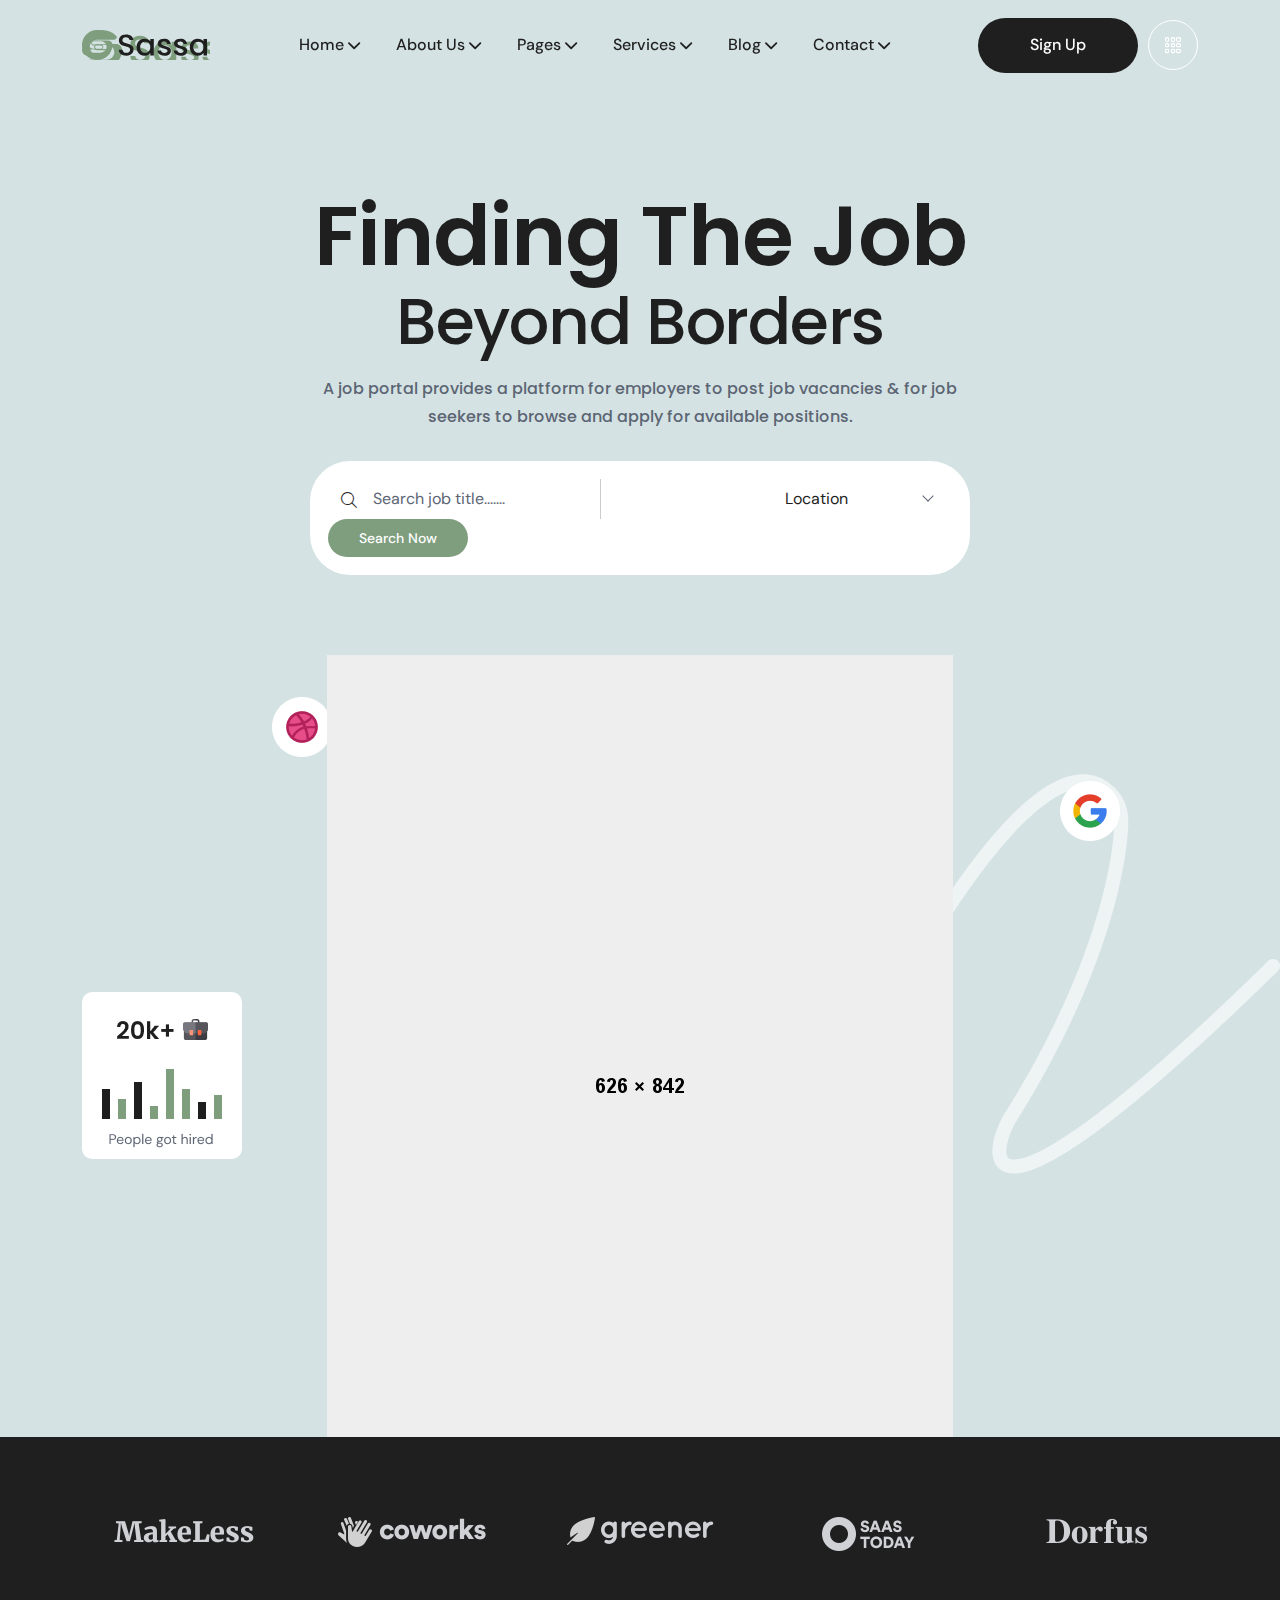
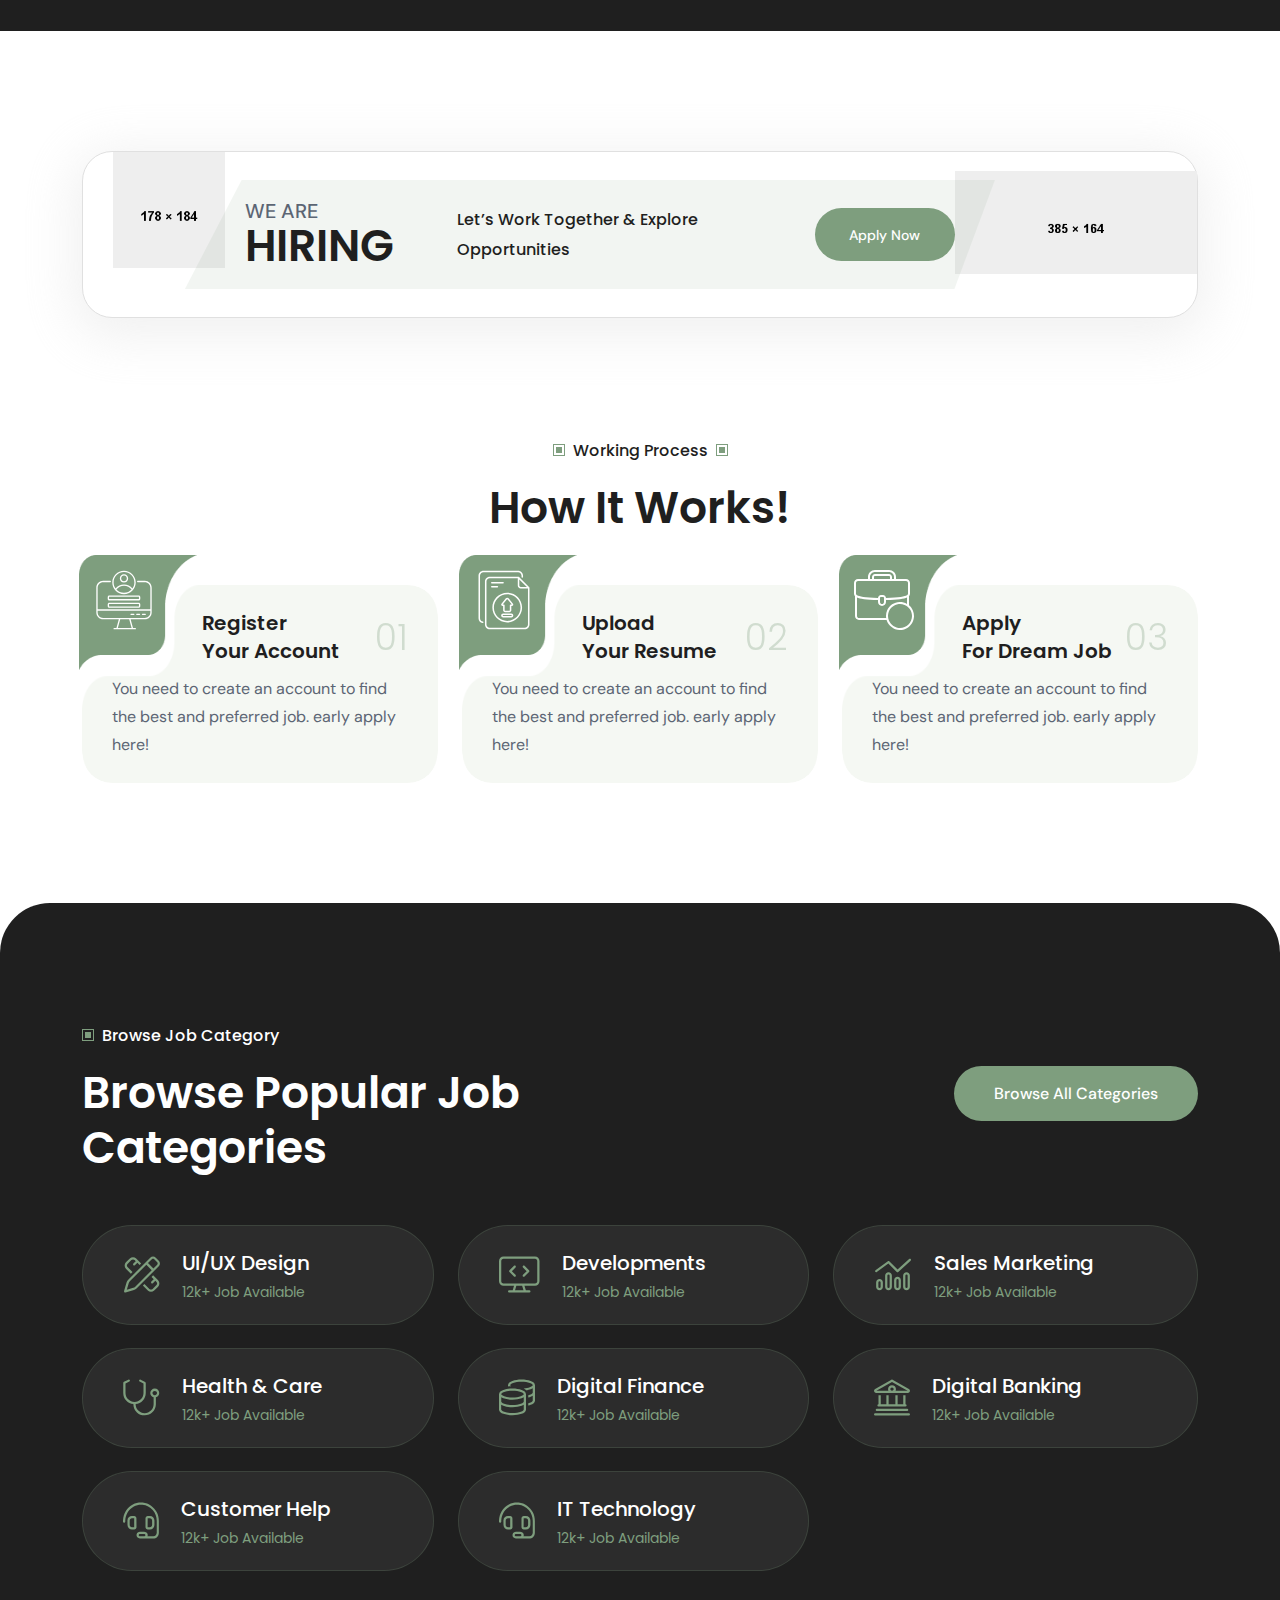
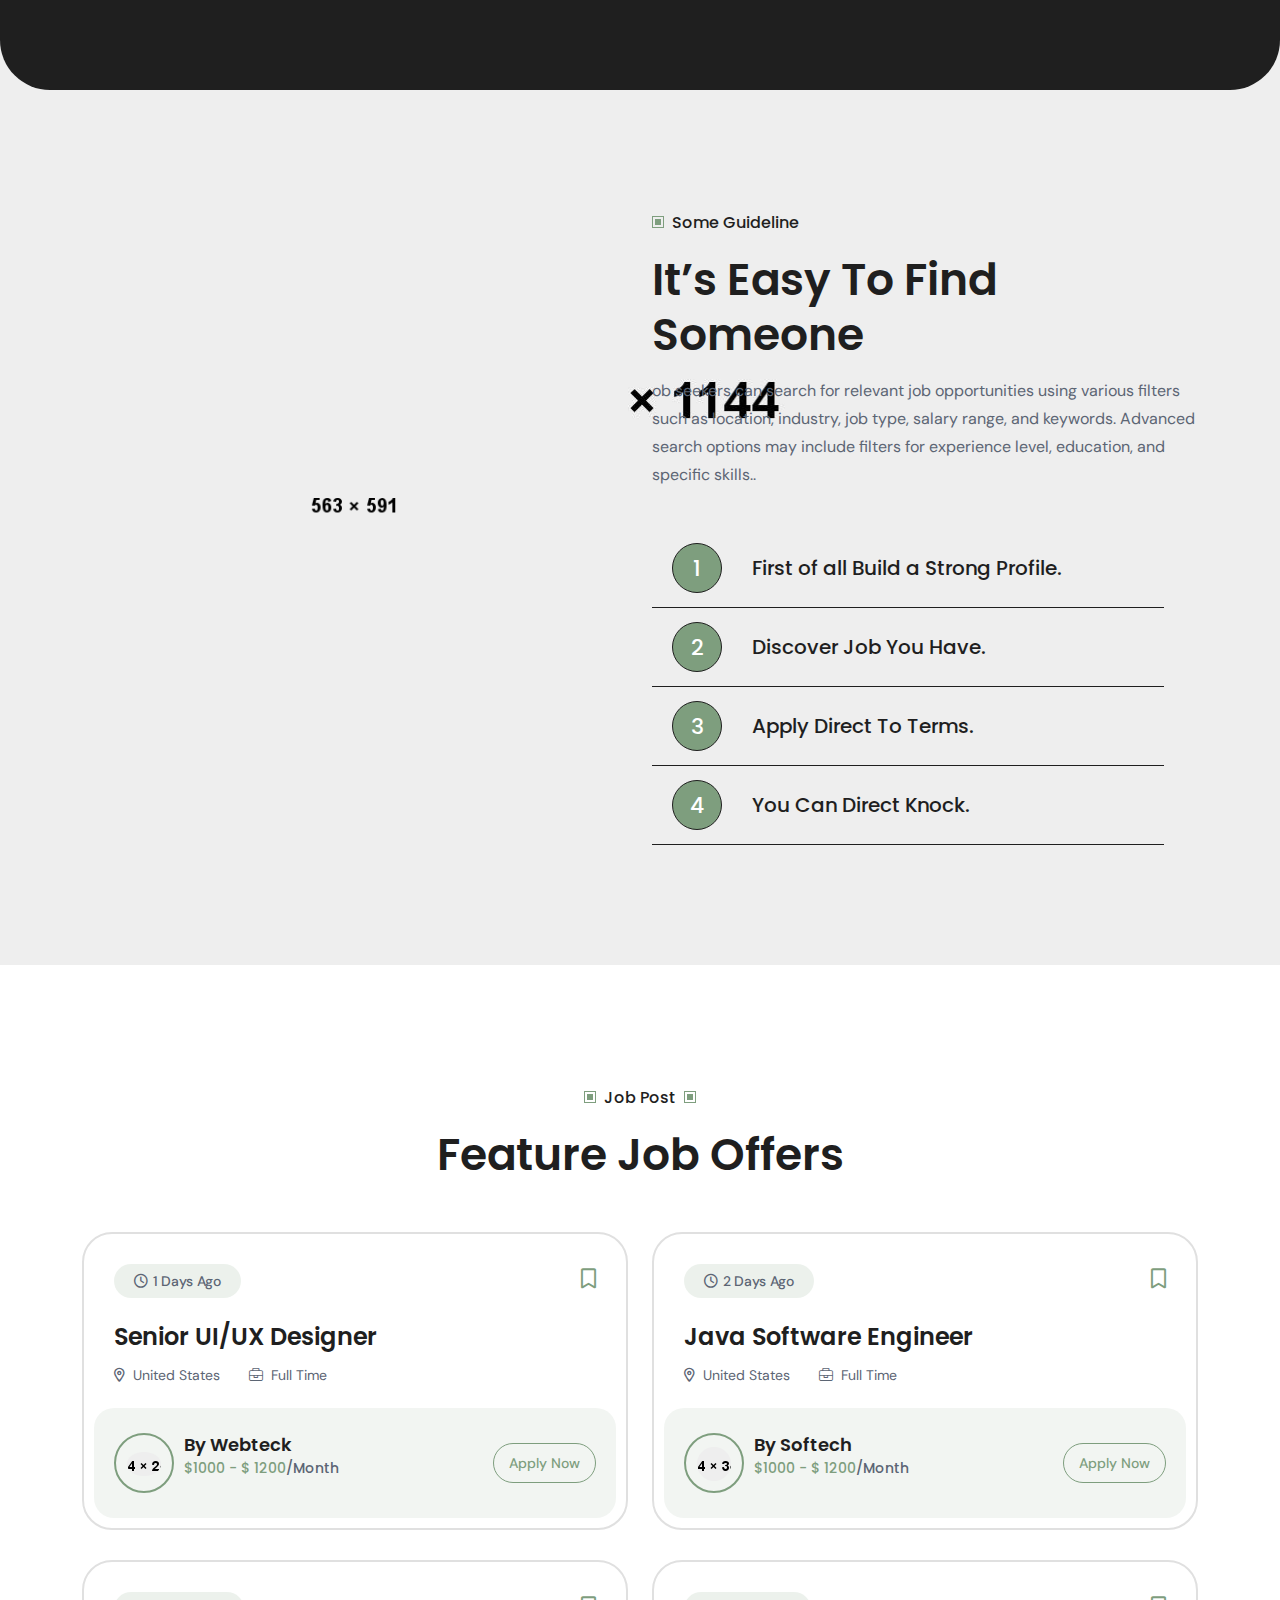
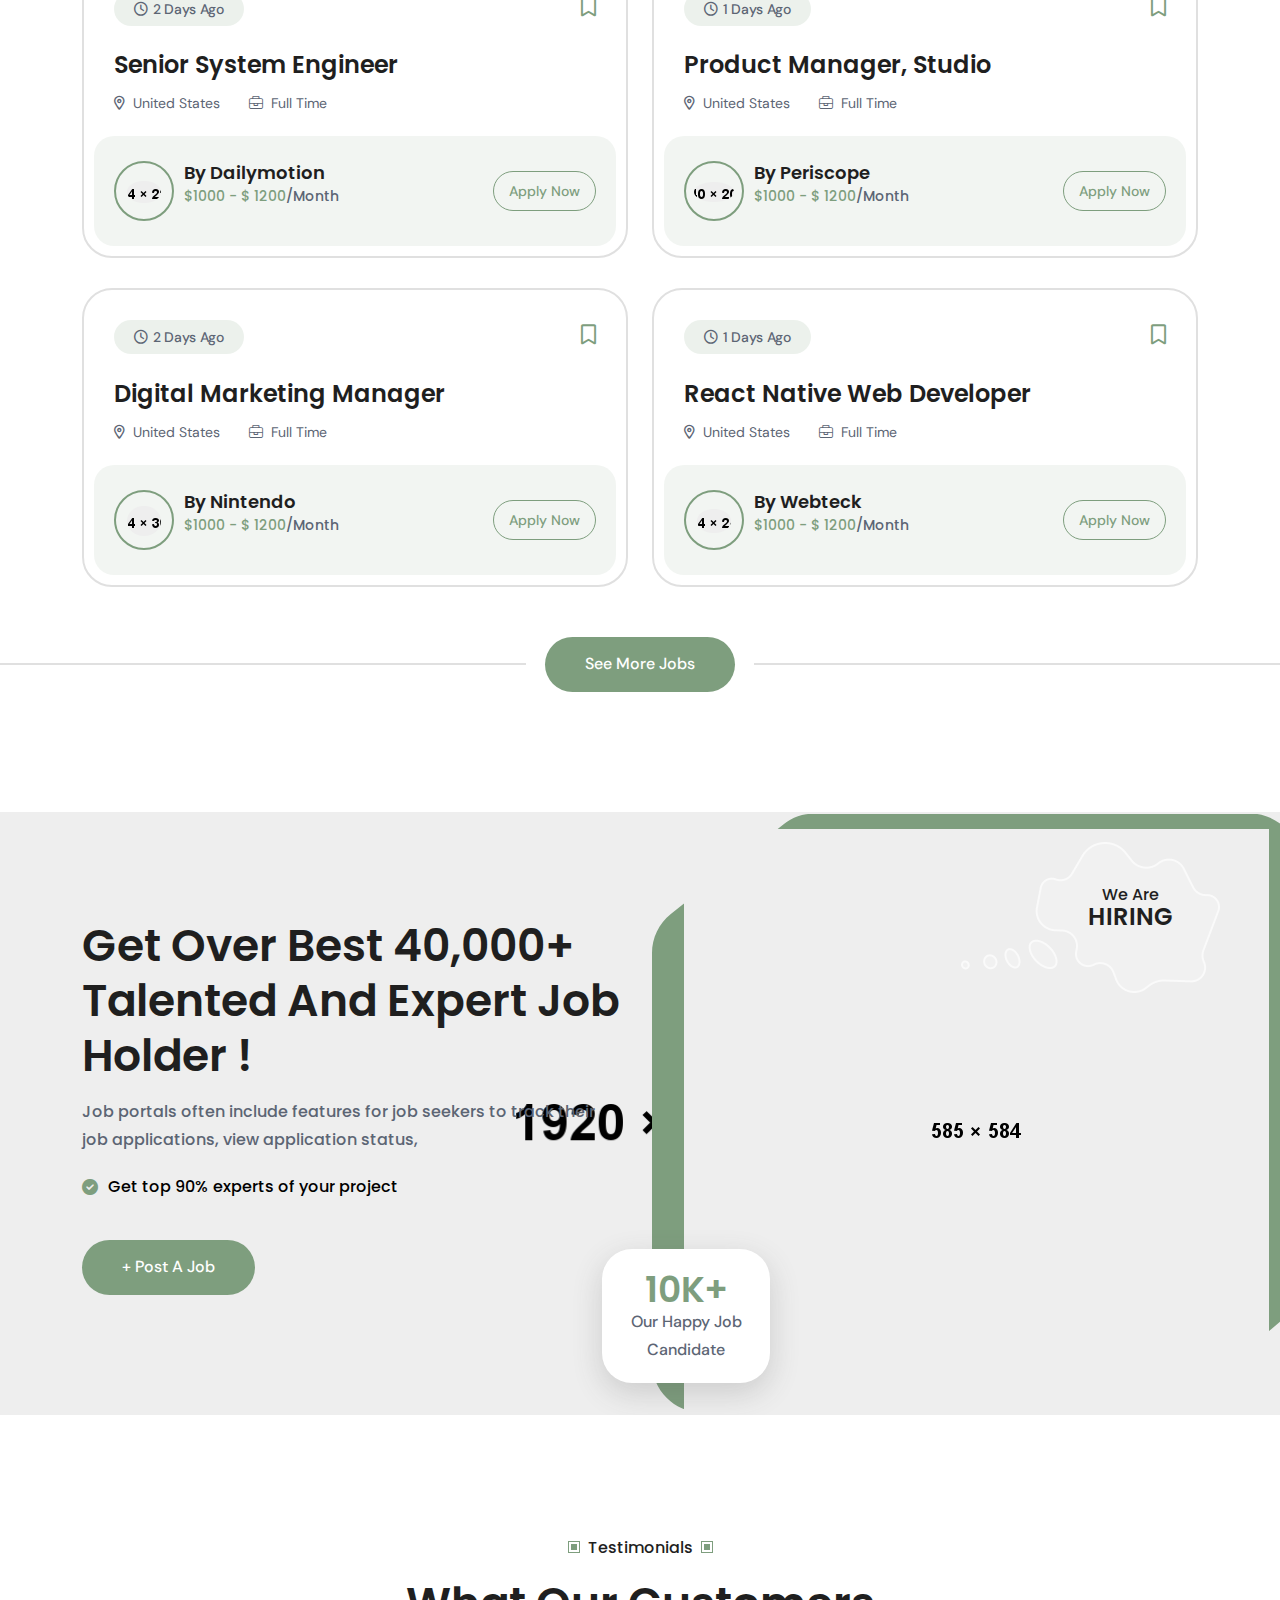
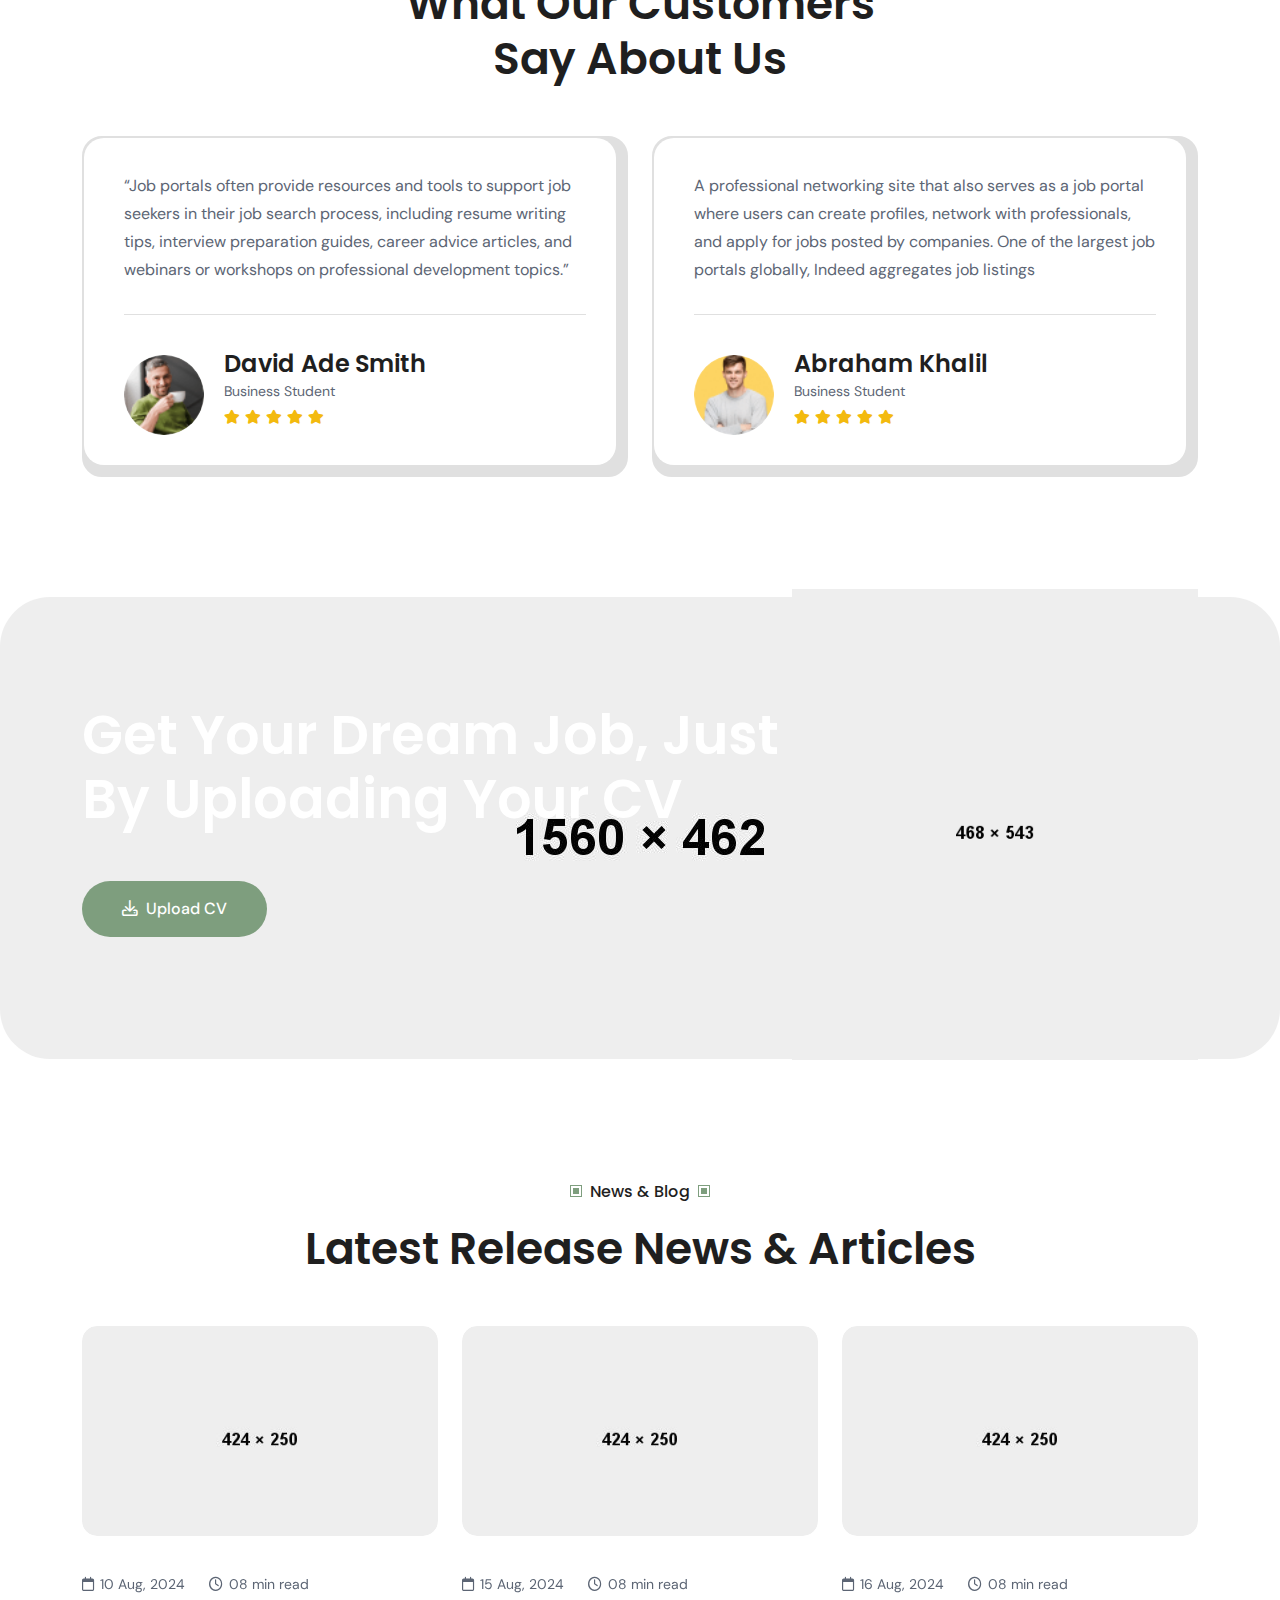
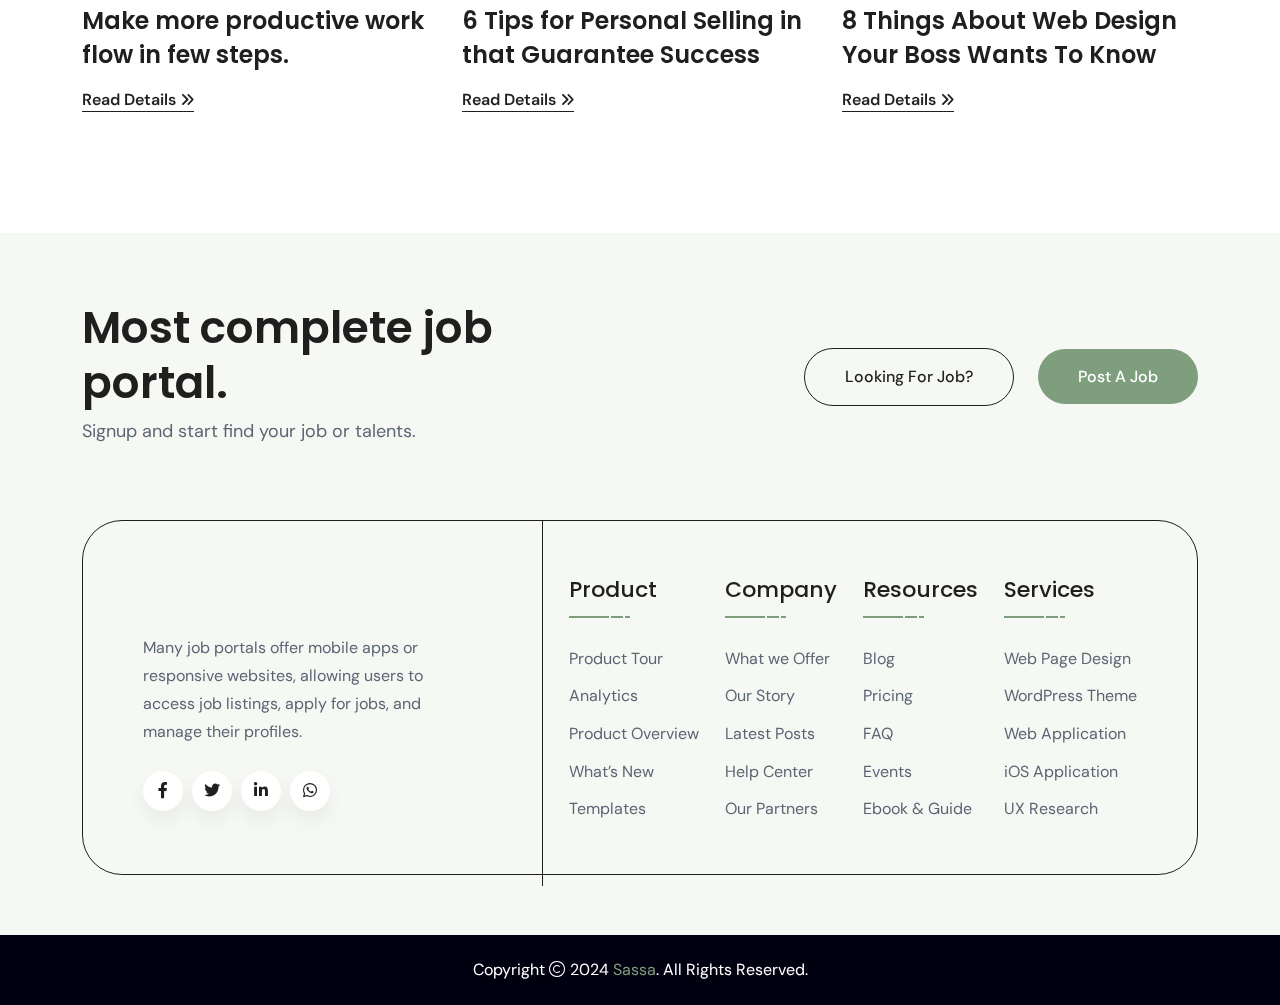
<file: home-job-portal.html>
<!doctype html>
<html class="no-js" lang="zxx">

<head>
    <meta charset="utf-8">
    <meta http-equiv="x-ua-compatible" content="ie=edge">
    <title>Sassa - Saas Startup Multipurpose HTML Template - Job Portal</title>
    <meta name="author" content="Themeholy">
    <meta name="description" content="Sassa - Saas Startup Multipurpose HTML Template">
    <meta name="keywords" content="Sassa - Saas Startup Multipurpose HTML Template">
    <meta name="robots" content="INDEX,FOLLOW">

    <!-- Mobile Specific Metas -->
    <meta name="viewport" content="width=device-width, initial-scale=1, shrink-to-fit=no">

    <!-- Favicons - Place favicon.ico in the root directory -->
    <link rel="apple-touch-icon" sizes="57x57" href="assets/img/favicons/apple-icon-57x57.png">
    <link rel="apple-touch-icon" sizes="60x60" href="assets/img/favicons/apple-icon-60x60.png">
    <link rel="apple-touch-icon" sizes="72x72" href="assets/img/favicons/apple-icon-72x72.png">
    <link rel="apple-touch-icon" sizes="76x76" href="assets/img/favicons/apple-icon-76x76.png">
    <link rel="apple-touch-icon" sizes="114x114" href="assets/img/favicons/apple-icon-114x114.png">
    <link rel="apple-touch-icon" sizes="120x120" href="assets/img/favicons/apple-icon-120x120.png">
    <link rel="apple-touch-icon" sizes="144x144" href="assets/img/favicons/apple-icon-144x144.png">
    <link rel="apple-touch-icon" sizes="152x152" href="assets/img/favicons/apple-icon-152x152.png">
    <link rel="apple-touch-icon" sizes="180x180" href="assets/img/favicons/apple-icon-180x180.png">
    <link rel="icon" type="image/png" sizes="192x192" href="assets/img/favicons/android-icon-192x192.png">
    <link rel="icon" type="image/png" sizes="32x32" href="assets/img/favicons/favicon-32x32.png">
    <link rel="icon" type="image/png" sizes="96x96" href="assets/img/favicons/favicon-96x96.png">
    <link rel="icon" type="image/png" sizes="16x16" href="assets/img/favicons/favicon-16x16.png">
    <link rel="manifest" href="assets/img/favicons/manifest.json">
    <meta name="msapplication-TileColor" content="#ffffff">
    <meta name="msapplication-TileImage" content="assets/img/favicons/ms-icon-144x144.png">
    <meta name="theme-color" content="#ffffff">

    <!--==============================
	  Google Fonts
	============================== -->
    <link rel="preconnect" href="https://fonts.googleapis.com">
    <link rel="preconnect" href="https://fonts.gstatic.com" crossorigin>
    <link href="https://fonts.googleapis.com/css2?family=DM+Sans:ital,opsz,wght@0,9..40,100..1000;1,9..40,100..1000&family=Poppins:ital,wght@0,100;0,200;0,300;0,400;0,500;0,600;0,700;0,800;0,900;1,100;1,200;1,300;1,400;1,500;1,600;1,700;1,800;1,900&display=swap" rel="stylesheet">

    <!--==============================
	    All CSS File
	============================== -->
    <!-- Bootstrap -->
    <link rel="stylesheet" href="assets/css/bootstrap.min.css">
    <!-- Fontawesome Icon -->
    <link rel="stylesheet" href="assets/css/fontawesome.min.css">
    <!-- Magnific Popup -->
    <link rel="stylesheet" href="assets/css/magnific-popup.min.css">
    <!-- Swiper Slider -->
    <link rel="stylesheet" href="assets/css/swiper-bundle.min.css">
    <!-- Theme Custom CSS -->
    <link rel="stylesheet" href="assets/css/style.css">

</head>

<body class="theme-green-grey">




    <!--[if lte IE 9]>
    	<p class="browserupgrade">You are using an <strong>outdated</strong> browser. Please <a href="https://browsehappy.com/">upgrade your browser</a> to improve your experience and security.</p>
  <![endif]-->



    <!--********************************
   		Code Start From Here 
	******************************** -->

    <!--==============================
     Preloader
  ==============================-->
    <div id="preloader" class="preloader ">
        <button class="th-btn th-radius preloaderCls">Cancel Preloader </button>
        <div class="preloader">
            <div class="loading-container">
                <div class="loading"></div>
                <div class="preloader-logo">
                    <a class="icon-masking" href="home-hr-management.html"><span data-mask-src="assets/img/preloader.svg" class="mask-icon"></span><img src="assets/img/preloader.svg" alt="Sassa"></a>
                </div>
            </div>
        </div>
    </div><!--==============================
    Sidemenu
============================== -->
    <div class="sidemenu-wrapper d-none d-lg-block ">
        <div class="sidemenu-content">
            <button class="closeButton sideMenuCls"><i class="far fa-times"></i></button>
            <div class="widget footer-widget">
                <h3 class="widget_title">About Company</h3>
                <div class="th-widget-about">
                    <p class="about-text">Professionally redefine transparent ROI through low-risk high-yield imperatives. Progressively create empowered. cost effective users via team driven.</p>
                    <div class="th-social">
                        <a href="https://www.facebook.com/"><i class="fab fa-facebook-f"></i></a>
                        <a href="https://www.twitter.com/"><i class="fab fa-twitter"></i></a>
                        <a href="https://www.linkedin.com/"><i class="fab fa-linkedin-in"></i></a>
                        <a href="https://www.whatsapp.com/"><i class="fab fa-whatsapp"></i></a>
                        <a href="https://www.youtube.com/"><i class="fab fa-youtube"></i></a>
                    </div>
                </div>
            </div>
            <div class="widget footer-widget">
                <h3 class="widget_title">Recent Posts</h3>
                <div class="recent-post-wrap">
                    <div class="recent-post">
                        <div class="media-img">
                            <a href="blog-details.html"><img src="assets/img/blog/recent-post-1-1.jpg" alt="Blog Image"></a>
                        </div>
                        <div class="media-body">
                            <h4 class="post-title"><a class="text-inherit" href="blog-details.html">The Benefits of Managed IT Services post could</a></h4>
                            <div class="recent-post-meta">
                                <a href="blog.html">21 July, 2024</a>
                            </div>
                        </div>
                    </div>
                    <div class="recent-post">
                        <div class="media-img">
                            <a href="blog-details.html"><img src="assets/img/blog/recent-post-1-2.jpg" alt="Blog Image"></a>
                        </div>
                        <div class="media-body">
                            <h4 class="post-title"><a class="text-inherit" href="blog-details.html">The Benefits of Managed IT Services post could</a></h4>
                            <div class="recent-post-meta">
                                <a href="blog.html">22 July, 2024</a>
                            </div>
                        </div>
                    </div>
                    <div class="recent-post">
                        <div class="media-img">
                            <a href="blog-details.html"><img src="assets/img/blog/recent-post-1-3.jpg" alt="Blog Image"></a>
                        </div>
                        <div class="media-body">
                            <h4 class="post-title"><a class="text-inherit" href="blog-details.html">The Benefits of Managed IT Services post could</a></h4>
                            <div class="recent-post-meta">
                                <a href="blog.html">23 July, 2024</a>
                            </div>
                        </div>
                    </div>
                </div>
            </div>
            <div class="widget footer-widget">
                <h3 class="widget_title">Get In Touch</h3>
                <div class="th-widget-contact">
                    <div class="info-box">
                        <div class="box-icon">
                            <img src="assets/img/icon/location.svg" alt="">
                        </div>
                        <p class="box-text">55 Main Street, 2nd block Malborne, Australia</p>
                    </div>
                    <div class="info-box">
                        <div class="box-icon">
                            <img src="assets/img/icon/mail.svg" alt="">
                        </div>
                        <p class="box-text">
                            <a href="mailto:info@Sassa.com" class="box-link">info@Sassa.com</a>
                            <a href="mailto:info.example@Sassa.com" class="box-link">info.example@Sassa.com</a>
                        </p>
                    </div>
                    <div class="info-box">
                        <div class="box-icon">
                            <img src="assets/img/icon/call.svg" alt="">
                        </div>
                        <p class="box-text">
                            <a href="tel:+16365414789" class="box-link">+163 6541 4789</a>
                        </p>
                    </div>
                </div>
            </div>
        </div>
    </div> <!--==============================
    Mobile Menu
  ============================== -->
    <div class="th-menu-wrapper">
        <div class="th-menu-area text-center">
            <button class="th-menu-toggle"><i class="fal fa-times"></i></button>
            <div class="mobile-logo">
                <a href="home-hr-management.html"><img src="assets/img/logo.svg" alt="Sassa"></a>
            </div>

            <div class="th-mobile-menu">
                <ul>
                    <li class="menu-item-has-children">
                        <a href="home-hr-management.html">Home</a>
                        <ul class="sub-menu">
                            <li><a href="home-hr-management.html">Home HR Management</a></li>
                            <li><a href="home-crm-software.html">Home CRM Software</a></li>
                            <li><a href="home-digital-agency.html">Home Digital Agency</a></li>
                            <li><a href="home-job-portal.html">Home Job Portal</a></li>
                            <li><a href="home-sass-landing.html">Home Sass Landing</a></li>
                            <li><a href="home-app-landing.html">Home App Landing</a></li>
                            <li><a href="home-seo-agency.html">Home SEO Agency</a></li>

                        </ul>
                    </li>
                    <li class="menu-item-has-children">
                        <a href="#">About Us</a>
                        <ul class="sub-menu">
                            <li><a href="about.html">About Us Style 1</a></li>
                            <li><a href="about-2.html">About Us Style 2</a></li>
                        </ul>
                    </li>
                    <li class="menu-item-has-children">
                        <a href="#">Pages</a>
                        <ul class="sub-menu">
                            <li><a href="job.html">Job Page</a></li>
                            <li><a href="job-details.html">Job Details</a></li>
                            <li><a href="team.html">Team Style 1</a></li>
                            <li><a href="team-2.html">Team Style 2</a></li>
                            <li><a href="team-details.html">Team Details</a></li>
                            <li><a href="portfolio.html">Portfolio Style 1</a></li>
                            <li><a href="portfolio-2.html">Portfolio Style 2</a></li>
                            <li><a href="portfolio-details.html">Portfolio Details</a></li>
                            <li><a href="pricing.html">Price Table Style 1</a></li>
                            <li><a href="pricing-2.html">Price Table Style 2</a></li>
                            <li><a href="faq.html">FAQ Style 1</a></li>
                            <li><a href="faq-2.html">FAQ Style 2</a></li>
                            <li><a href="error.html">Error Page</a></li>
                        </ul>
                    </li>
                    <li class="menu-item-has-children">
                        <a href="#">Services</a>
                        <ul class="sub-menu">
                            <li><a href="service.html">Services style 1</a></li>
                            <li><a href="service-2.html">Services style 2</a></li>
                            <li><a href="service-details.html">Services Details</a></li>
                        </ul>
                    </li>
                    <li class="menu-item-has-children">
                        <a href="#">Blog</a>
                        <ul class="sub-menu">
                            <li><a href="blog.html">Blog</a></li>
                            <li><a href="blog-details.html">Blog Details</a></li>
                        </ul>
                    </li>
                    <li class="menu-item-has-children">
                        <a href="#">Contact</a>
                        <ul class="sub-menu">
                            <li><a href="contact.html">Contact Us Style 1</a></li>
                            <li><a href="contact-2.html">Contact Us Style 2</a></li>
                        </ul>
                    </li>
                </ul>
            </div>
        </div>
    </div><!--==============================
	Header Area
==============================-->
    <header class="th-header header-layout5 header-absolute">
        <div class="sticky-wrapper">
            <!-- Main Menu Area -->
            <div class="menu-area">
                <div class="container th-container2">
                    <div class="row align-items-center justify-content-between">
                        <div class="col-auto">
                            <div class="header-logo">
                                <a class="icon-masking" href="home-hr-management.html"><span data-mask-src="assets/img/logo3.svg" class="mask-icon"></span><img src="assets/img/logo3.svg" alt="Sassa"></a>
                            </div>
                        </div>
                        <div class="col-auto">
                            <nav class="main-menu style2 d-none d-lg-inline-block">
                                <ul>
                                    <li class="menu-item-has-children">
                                        <a href="home-hr-management.html">Home</a>
                                        <ul class="sub-menu">
                                            <li><a href="home-hr-management.html">Home HR Management</a></li>
                                            <li><a href="home-crm-software.html">Home CRM Software</a></li>
                                            <li><a href="home-digital-agency.html">Home Digital Agency</a></li>
                                            <li><a href="home-job-portal.html">Home Job Portal</a></li>
                                            <li><a href="home-sass-landing.html">Home Sass Landing</a></li>
                                            <li><a href="home-app-landing.html">Home App Landing</a></li>
                                            <li><a href="home-seo-agency.html">Home SEO Agency</a></li>

                                        </ul>
                                    </li>
                                    <li class="menu-item-has-children">
                                        <a href="#">About Us</a>
                                        <ul class="sub-menu">
                                            <li><a href="about.html">About Us Style 1</a></li>
                                            <li><a href="about-2.html">About Us Style 2</a></li>
                                        </ul>
                                    </li>
                                    <li class="menu-item-has-children">
                                        <a href="#">Pages</a>
                                        <ul class="sub-menu">
                                            <li><a href="job.html">Job Page</a></li>
                                            <li><a href="job-details.html">Job Details</a></li>
                                            <li><a href="team.html">Team Style 1</a></li>
                                            <li><a href="team-2.html">Team Style 2</a></li>
                                            <li><a href="team-details.html">Team Details</a></li>
                                            <li><a href="portfolio.html">Portfolio Style 1</a></li>
                                            <li><a href="portfolio-2.html">Portfolio Style 2</a></li>
                                            <li><a href="portfolio-details.html">Portfolio Details</a></li>
                                            <li><a href="pricing.html">Price Table Style 1</a></li>
                                            <li><a href="pricing-2.html">Price Table Style 2</a></li>
                                            <li><a href="faq.html">FAQ Style 1</a></li>
                                            <li><a href="faq-2.html">FAQ Style 2</a></li>
                                            <li><a href="error.html">Error Page</a></li>
                                        </ul>
                                    </li>
                                    <li class="menu-item-has-children">
                                        <a href="#">Services</a>
                                        <ul class="sub-menu">
                                            <li><a href="service.html">Services style 1</a></li>
                                            <li><a href="service-2.html">Services style 2</a></li>
                                            <li><a href="service-details.html">Services Details</a></li>
                                        </ul>
                                    </li>
                                    <li class="menu-item-has-children">
                                        <a href="#">Blog</a>
                                        <ul class="sub-menu">
                                            <li><a href="blog.html">Blog</a></li>
                                            <li><a href="blog-details.html">Blog Details</a></li>
                                        </ul>
                                    </li>
                                    <li class="menu-item-has-children">
                                        <a href="#">Contact</a>
                                        <ul class="sub-menu">
                                            <li><a href="contact.html">Contact Us Style 1</a></li>
                                            <li><a href="contact-2.html">Contact Us Style 2</a></li>
                                        </ul>
                                    </li>
                                </ul>
                            </nav>
                            <button type="button" class="th-menu-toggle d-block d-lg-none"><i class="far fa-bars"></i></button>
                        </div>
                        <div class="col-auto d-none d-lg-inline-block">
                            <div class="header-button">
                                <a href="contact.html" class="th-btn style3 d-none d-xl-block">Sign Up</a>
                                <a href="#" class="icon-btn sideMenuToggler"><i class="fa-light fa-grid"></i></a>
                            </div>
                        </div>
                    </div>
                </div>
            </div>
        </div>
    </header><!--==============================
Hero Area
==============================-->
    <div class="th-hero-wrapper hero-5" id="hero">
        <div class="container">
            <div class="hero-style5">
                <h1 class="hero-title"> <span class="hero-title2">Finding the job </span> beyond borders</h1>
                <p class="hero-text">A job portal provides a platform for employers to post job vacancies & for job seekers
                    to browse and apply for available positions.</p>
                <form action="mail.php" method="POST" class="hero-form ajax-contact">
                    <div class="row justify-content-between">
                        <div class="form-group col-7 col-md-auto">
                            <i class="fa-light fa-magnifying-glass"></i>
                            <input type="text" class="form-control" name="name" id="name" placeholder="Search job title.......">
                        </div>
                        <div class="form-group col-5 col-md-4">
                            <select name="subject" id="subject" class="form-select nice-select">
                                <option value="" disabled selected hidden>Location</option>
                                <option value="Afghanistan">Afghanistan</option>
                                <option value="Albania">Albania</option>
                                <option value="Brazil">Brazil</option>
                                <option value="Germany">Germany</option>

                            </select>
                        </div>
                        <div class="form-btn col-12 col-md-auto">
                            <button class="th-btn">Search Now</button>
                        </div>
                    </div>
                    <p class="form-messages mb-0 mt-3"></p>
                </form>
            </div>
            <div class="th-hero-thumb">
                <img src="assets/img/hero/hero_img_4_1.png" alt="img">
                <div class="hero5-shape jump"><img src="assets/img/shape/hero5-shape.png" alt=""></div>
                <div class="shape-mockup jump" data-ani-delay="0.2s" data-top="15%" data-left="-26%"><img src="assets/img/shape/logo-1.png" alt=""></div>
                <div class="shape-mockup movingX" data-ani-delay="0.4s" data-top="5%" data-left="17%"><img src="assets/img/shape/logo-2.png" alt=""></div>
                <div class="shape-mockup movingX" data-ani-delay="0.6s" data-top="15%" data-right="7%"><img src="assets/img/shape/logo-3.png" alt="">
                </div>
                <div class="shape-mockup jump" data-ani-delay="0.8s" data-top="28%" data-right="-20%"><img src="assets/img/shape/logo-4.png" alt="">
                </div>
            </div>
        </div>
        <div class="shape-mockup d-none d-xxl-block" data-top="0%" data-right="-1%"><img src="assets/img/shape/hero5-shape2.png" alt=""></div>
        <div class="shape-mockup hero5-shape  d-none d-xl-block" data-top="15%" data-right="4%"><img src="assets/img/shape/hero5-line.png" alt=""></div>
    </div>
    <!--======== / Hero Section ========--><!--==============================
Brand Area  
==============================-->
    <div class="brand-sec3 bg-title overflow-hidden space-extra2">
        <div class="container">
            <div class="slider-area text-center">
                <div class="swiper th-slider brand-slider3" id="brandSlider1" data-slider-options='{"breakpoints":{"0":{"slidesPerView":2},"576":{"slidesPerView":"2"},"768":{"slidesPerView":"3"},"992":{"slidesPerView":"4"},"1200":{"slidesPerView":"5"},"1400":{"slidesPerView":"6"}}}'>
                    <div class="swiper-wrapper">
                        <div class="swiper-slide">
                            <a href="about.html" class="brand-box2">
                                <img src="assets/img/brand/brand_3_1.svg" alt="Brand Logo">
                            </a>
                        </div>
                        <div class="swiper-slide">
                            <a href="about.html" class="brand-box2">
                                <img src="assets/img/brand/brand_3_2.svg" alt="Brand Logo">
                            </a>
                        </div>
                        <div class="swiper-slide">
                            <a href="about.html" class="brand-box2">
                                <img src="assets/img/brand/brand_3_3.svg" alt="Brand Logo">
                            </a>
                        </div>
                        <div class="swiper-slide">
                            <a href="about.html" class="brand-box2">
                                <img src="assets/img/brand/brand_3_4.svg" alt="Brand Logo">
                            </a>
                        </div>
                        <div class="swiper-slide">
                            <a href="about.html" class="brand-box2">
                                <img src="assets/img/brand/brand_3_5.svg" alt="Brand Logo">
                            </a>
                        </div>
                        <div class="swiper-slide">
                            <a href="about.html" class="brand-box2">
                                <img src="assets/img/brand/brand_3_6.svg" alt="Brand Logo">
                            </a>
                        </div>
                        <div class="swiper-slide">
                            <a href="about.html" class="brand-box2">
                                <img src="assets/img/brand/brand_3_1.svg" alt="Brand Logo">
                            </a>
                        </div>
                        <div class="swiper-slide">
                            <a href="about.html" class="brand-box2">
                                <img src="assets/img/brand/brand_3_2.svg" alt="Brand Logo">
                            </a>
                        </div>
                        <div class="swiper-slide">
                            <a href="about.html" class="brand-box2">
                                <img src="assets/img/brand/brand_3_3.svg" alt="Brand Logo">
                            </a>
                        </div>
                        <div class="swiper-slide">
                            <a href="about.html" class="brand-box2">
                                <img src="assets/img/brand/brand_3_4.svg" alt="Brand Logo">
                            </a>
                        </div>
                        <div class="swiper-slide">
                            <a href="about.html" class="brand-box2">
                                <img src="assets/img/brand/brand_3_5.svg" alt="Brand Logo">
                            </a>
                        </div>
                        <div class="swiper-slide">
                            <a href="about.html" class="brand-box2">
                                <img src="assets/img/brand/brand_3_6.svg" alt="Brand Logo">
                            </a>
                        </div>
                    </div>

                </div>
            </div>
        </div>
    </div><!--==============================
Cta Area  
==============================-->
    <section class="space-top">
        <div class="container">
            <div class="cta-area4">
                <div class="cta-image1">
                    <img src="assets/img/normal/cta-img1.png" alt="">
                </div>
                <div class="hiring-cta">
                    <div>
                        <span class="box-subtitle">WE ARE</span>
                        <h3 class="box-title">HIRING</h3>
                    </div>
                    <p class="box-text">Let’s Work Together & Explore Opportunities</p>
                    <a href="contact.html" class="th-btn">Apply Now</a>
                </div>
                <div class="cta-image2">
                    <img src="assets/img/normal/cta-img2.png" alt="">
                </div>
            </div>
        </div>
    </section><!--==============================
Process Area  
==============================-->
    <section class="process-area5 space" id="process-sec">
        <div class="container">
            <div class="title-area text-center">
                <span class="sub-title sub-title3">Working Process</span>
                <h2 class="sec-title">How It Works!</h2>
            </div>
            <div class="row gy-5">
                <div class="col-md-6 col-xl-4 process-card-wrap">
                    <div class="process-grid">
                        <div class="box-icon" data-mask-src="assets/img/shape/process-icon.png">
                            <img src="assets/img/icon/process_1_1.svg" alt="icon">
                        </div>
                        <div class="box-wrapp">
                            <h2 class="box-title">Register <span> Your Account</span></h2>
                            <div class="box-number">01</div>
                        </div>
                        <p class="box-text">You need to create an account to find the best and preferred job. early apply here!</p>
                    </div>
                </div>
                <div class="col-md-6 col-xl-4 process-card-wrap">
                    <div class="process-grid">
                        <div class="box-icon" data-mask-src="assets/img/shape/process-icon.png">
                            <img src="assets/img/icon/process_1_2.svg" alt="icon">
                        </div>
                        <div class="box-wrapp">
                            <h2 class="box-title">Upload <span> Your Resume</span></h2>
                            <div class="box-number">02</div>
                        </div>
                        <p class="box-text">You need to create an account to find the best and preferred job. early apply here!</p>
                    </div>
                </div>
                <div class="col-md-6 col-xl-4 process-card-wrap">
                    <div class="process-grid">
                        <div class="box-icon" data-mask-src="assets/img/shape/process-icon.png">
                            <img src="assets/img/icon/process_1_3.svg" alt="icon">
                        </div>
                        <div class="box-wrapp">
                            <h2 class="box-title">Apply <span> For Dream Job</span></h2>
                            <div class="box-number">03</div>
                        </div>
                        <p class="box-text">You need to create an account to find the best and preferred job. early apply here!</p>
                    </div>
                </div>
            </div>
        </div>
    </section><!--==============================
appointment Area  
==============================-->
    <section class="appointment-area space" data-pos-for=".guideline-area" data-sec-pos="bottom-half">
        <div class="container">
            <div class="row align-items-center justify-content-center justify-content-lg-between">
                <div class="col-lg-7">
                    <div class="title-area text-center text-lg-start">
                        <span class="sub-title sub-title3 style1 text-white">Browse Job Category</span>
                        <h2 class="sec-title text-white">Browse Popular Job Categories</h2>
                    </div>
                </div>
                <div class="col-auto">
                    <div class="sec-btn">
                        <a href="contact.html" class="th-btn style8">Browse All Categories</a>
                    </div>
                </div>
            </div>
            <div class="nav nav-tabs appointment-tabs" id="nav-tab" role="tablist">
                <button class="nav-link"><img src="assets/img/icon/s-1.svg" alt=""><span class="box-title">UI/UX Design<span>12k+ Job Available</span></span></button>

                <button class="nav-link"><img src="assets/img/icon/s-2.svg" alt=""><span class="box-title">Developments <span>12k+ Job Available</span></span></button>

                <button class="nav-link"><img src="assets/img/icon/s-3.svg" alt=""><span class="box-title">Sales Marketing <span>12k+ Job Available</span></span></button>

                <button class="nav-link"><img src="assets/img/icon/s-4.svg" alt=""><span class="box-title">Health & Care<span>12k+ Job Available</span></span></button>
                <button class="nav-link"><img src="assets/img/icon/s-5.svg" alt=""><span class="box-title">Digital Finance<span>12k+ Job Available</span></span></button>
                <button class="nav-link"><img src="assets/img/icon/s-6.svg" alt=""><span class="box-title">Digital Banking<span>12k+ Job Available</span></span></button>
                <button class="nav-link"><img src="assets/img/icon/s-7.svg" alt=""><span class="box-title">Customer Help<span>12k+ Job Available</span></span></button>
                <button class="nav-link"><img src="assets/img/icon/s-7.svg" alt=""><span class="box-title">IT Technology<span>12k+ Job Available</span></span></button>
            </div>
        </div>
    </section><!--==============================
Faq Area
==============================-->
    <div class="guideline-area  overflow-hidden space" id="faq-sec" data-bg-src="assets/img/bg/guideline_bg_1.jpg">
        <div class="container">
            <div class="row flex-row-reverse">
                <div class="col-xl-6">
                    <div class="">
                        <div class="title-area mb-40 text-center text-xl-start">
                            <span class="sub-title sub-title3 style1">Some Guideline</span>
                            <h2 class="sec-title">It’s easy to find Someone</h2>
                            <p>ob seekers can search for relevant job opportunities using various filters such as location, industry, job type, salary range, and keywords. Advanced search options may include filters for experience level, education, and specific skills..</p>
                        </div>
                        <div class="guideline-item">
                            <span class="box-number">1</span>
                            <h3 class="box-title">First of all Build a Strong Profile.</h3>
                        </div>
                        <div class="guideline-item">
                            <span class="box-number">2</span>
                            <h3 class="box-title">Discover Job You Have.</h3>
                        </div>
                        <div class="guideline-item">
                            <span class="box-number">3</span>
                            <h3 class="box-title">Apply Direct To Terms.</h3>
                        </div>
                        <div class="guideline-item">
                            <span class="box-number">4</span>
                            <h3 class="box-title">You Can Direct Knock.</h3>
                        </div>
                    </div>
                </div>
                <div class="col-xl-6 mt-35 mt-xl-0">
                    <div class="guideline-wrapp">
                        <div class="guideline-img2 tilt-active">
                            <img src="assets/img/normal/guidline.png" alt="Faq">
                        </div>
                    </div>
                </div>
            </div>
        </div>
    </div><!--==============================
Career Area
==============================-->
    <div class="space overflow-hidden ">
        <div class="container">
            <div class="title-area text-center">
                <span class="sub-title sub-title3">Job Post</span>
                <h2 class="sec-title">Feature Job Offers</h2>
            </div>
            <div class="row gy-30">
                <!--==============================
Career Area
==============================-->

                <div class="col-lg-6 col-xxl-4">
                    <div class="job-post">
                        <div class="job-content">
                            <div class="job-post_date">
                                <span class="date"><i class="fa-regular fa-clock"></i>1 Days Ago</span>
                                <div class="icon"><i class="fa-regular fa-bookmark"></i></div>
                            </div>
                            <h3 class="box-title">Senior UI/UX Designer</h3>
                            <span class="location"><i class="fa-regular fa-location-dot me-2"></i>United States</span>
                            <span class="location"><i class="fa-light fa-briefcase me-2"></i>Full Time</span>
                        </div>
                        <div class="job-post_author">
                            <div class="job-wrapp">
                                <div class="job-author">
                                    <img src="assets/img/normal/career-logo.png" alt="Image">
                                </div>
                                <div class="author-info">
                                    <h3 class="company-name">By Webteck</h3>
                                    <h5 class="price">$1000 - $ 1200<span class="duration">/Month</span></h5>

                                </div>
                            </div>
                            <a class="th-btn style5" href="job-details.html">Apply Now</a>
                        </div>
                    </div>
                </div>


                <div class="col-lg-6 col-xxl-4">
                    <div class="job-post">
                        <div class="job-content">
                            <div class="job-post_date">
                                <span class="date"><i class="fa-regular fa-clock"></i>2 Days Ago</span>
                                <div class="icon"><i class="fa-regular fa-bookmark"></i></div>
                            </div>
                            <h3 class="box-title">Java Software Engineer</h3>
                            <span class="location"><i class="fa-regular fa-location-dot me-2"></i>United States</span>
                            <span class="location"><i class="fa-light fa-briefcase me-2"></i>Full Time</span>
                        </div>
                        <div class="job-post_author">
                            <div class="job-wrapp">
                                <div class="job-author">
                                    <img src="assets/img/normal/career-logo2.png" alt="Image">
                                </div>
                                <div class="author-info">
                                    <h3 class="company-name">By Softech</h3>
                                    <h5 class="price">$1000 - $ 1200<span class="duration">/Month</span></h5>

                                </div>
                            </div>
                            <a class="th-btn style5" href="job-details.html">Apply Now</a>
                        </div>
                    </div>
                </div>


                <div class="col-lg-6 col-xxl-4">
                    <div class="job-post">
                        <div class="job-content">
                            <div class="job-post_date">
                                <span class="date"><i class="fa-regular fa-clock"></i>2 Days Ago</span>
                                <div class="icon"><i class="fa-regular fa-bookmark"></i></div>
                            </div>
                            <h3 class="box-title">Senior System Engineer</h3>
                            <span class="location"><i class="fa-regular fa-location-dot me-2"></i>United States</span>
                            <span class="location"><i class="fa-light fa-briefcase me-2"></i>Full Time</span>
                        </div>
                        <div class="job-post_author">
                            <div class="job-wrapp">
                                <div class="job-author">
                                    <img src="assets/img/normal/career-logo3.png" alt="Image">
                                </div>
                                <div class="author-info">
                                    <h3 class="company-name">By Dailymotion</h3>
                                    <h5 class="price">$1000 - $ 1200<span class="duration">/Month</span></h5>

                                </div>
                            </div>
                            <a class="th-btn style5" href="job-details.html">Apply Now</a>
                        </div>
                    </div>
                </div>


                <div class="col-lg-6 col-xxl-4">
                    <div class="job-post">
                        <div class="job-content">
                            <div class="job-post_date">
                                <span class="date"><i class="fa-regular fa-clock"></i>1 Days Ago</span>
                                <div class="icon"><i class="fa-regular fa-bookmark"></i></div>
                            </div>
                            <h3 class="box-title">Product Manager, Studio</h3>
                            <span class="location"><i class="fa-regular fa-location-dot me-2"></i>United States</span>
                            <span class="location"><i class="fa-light fa-briefcase me-2"></i>Full Time</span>
                        </div>
                        <div class="job-post_author">
                            <div class="job-wrapp">
                                <div class="job-author">
                                    <img src="assets/img/normal/career-logo4.png" alt="Image">
                                </div>
                                <div class="author-info">
                                    <h3 class="company-name">By Periscope</h3>
                                    <h5 class="price">$1000 - $ 1200<span class="duration">/Month</span></h5>

                                </div>
                            </div>
                            <a class="th-btn style5" href="job-details.html">Apply Now</a>
                        </div>
                    </div>
                </div>


                <div class="col-lg-6 col-xxl-4">
                    <div class="job-post">
                        <div class="job-content">
                            <div class="job-post_date">
                                <span class="date"><i class="fa-regular fa-clock"></i>2 Days Ago</span>
                                <div class="icon"><i class="fa-regular fa-bookmark"></i></div>
                            </div>
                            <h3 class="box-title">Digital Marketing Manager</h3>
                            <span class="location"><i class="fa-regular fa-location-dot me-2"></i>United States</span>
                            <span class="location"><i class="fa-light fa-briefcase me-2"></i>Full Time</span>
                        </div>
                        <div class="job-post_author">
                            <div class="job-wrapp">
                                <div class="job-author">
                                    <img src="assets/img/normal/career-logo5.png" alt="Image">
                                </div>
                                <div class="author-info">
                                    <h3 class="company-name">By Nintendo</h3>
                                    <h5 class="price">$1000 - $ 1200<span class="duration">/Month</span></h5>

                                </div>
                            </div>
                            <a class="th-btn style5" href="job-details.html">Apply Now</a>
                        </div>
                    </div>
                </div>


                <div class="col-lg-6 col-xxl-4">
                    <div class="job-post">
                        <div class="job-content">
                            <div class="job-post_date">
                                <span class="date"><i class="fa-regular fa-clock"></i>1 Days Ago</span>
                                <div class="icon"><i class="fa-regular fa-bookmark"></i></div>
                            </div>
                            <h3 class="box-title">React Native Web Developer</h3>
                            <span class="location"><i class="fa-regular fa-location-dot me-2"></i>United States</span>
                            <span class="location"><i class="fa-light fa-briefcase me-2"></i>Full Time</span>
                        </div>
                        <div class="job-post_author">
                            <div class="job-wrapp">
                                <div class="job-author">
                                    <img src="assets/img/normal/career-logo6.png" alt="Image">
                                </div>
                                <div class="author-info">
                                    <h3 class="company-name">By Webteck</h3>
                                    <h5 class="price">$1000 - $ 1200<span class="duration">/Month</span></h5>

                                </div>
                            </div>
                            <a class="th-btn style5" href="job-details.html">Apply Now</a>
                        </div>
                    </div>
                </div>

            </div>
            <div class="text-center mt-50"><span class="bottom-btn"><a class="th-btn" href="job.html">See More Jobs</a>
                </span></div>
        </div>
    </div>
    <div class="cta-sec5 overflow-hidden" data-bg-src="assets/img/bg/cta_bg_5.png">
        <div class="container">
            <div class="row align-items-center">
                <div class="col-xl-6">
                    <div class="space">
                        <div class="title-area mb-20">
                            <h2 class="sec-title">Get Over Best 40,000+ Talented and Expert Job Holder !</h2>
                            <p class="sec-text4">Job portals often include features for job seekers to track their job
                                applications, view
                                application status,</p>
                        </div>
                        <div class="checklist style8 mb-40">
                            <ul>
                                <li><i class="fa-solid fa-circle-check"></i>Get top 90% experts of your project
                                </li>
                            </ul>
                        </div>
                        <a href="#" class="th-btn">+ Post a Job</a>
                    </div>
                </div>
                <div class="col-xl-6">
                    <div class="cta-image5">
                        <div><img src="assets/img/normal/cta-img5.png" alt=""></div>
                        <div class="cta-shape"></div>
                        <div class="cta-hiring" data-bg-src="assets/img/shape/cta-shape1.png">
                            <span class="box-subtitle">We Are</span>
                            <h3 class="box-title">HIRING</h3>
                        </div>
                        <div class="th-experience dance">
                            <div class="th-experience_content">
                                <h2 class="experience-year"><span class="counter-number">10</span>K+</h2>
                                <p class="experience-text">Our Happy Job Candidate</p>
                            </div>
                        </div>
                    </div>
                </div>
            </div>
        </div>
    </div><!--==============================
Testimonial Area  
==============================-->
    <section class="overflow-hidden space" id="testi-sec">
        <div class="container">
            <div class="row justify-content-center">
                <div class="col-lg-6">
                    <div class="title-area text-center">
                        <span class="sub-title sub-title3">Testimonials</span>
                        <h2 class="sec-title">What Our Customers Say About Us</h2>
                    </div>
                </div>
            </div>
            <div class="slider-area">
                <div class="swiper th-slider has-shadow" id="blogSlider3" data-slider-options='{"loop":true,"breakpoints":{"0":{"slidesPerView":1},"576":{"slidesPerView":"1"},"768":{"slidesPerView":"1"},"992":{"slidesPerView":"2"},"1300":{"slidesPerView":"3"}}}'>
                    <div class="swiper-wrapper">
                        <div class="swiper-slide">
                            <div class="testi-item th-ani">
                                <p class="box-text">“Job portals often provide resources and tools to support job seekers in their job search process, including resume writing tips, interview preparation guides, career advice articles, and webinars or workshops on professional development topics.”</p>
                                <div class="box-profile">
                                    <div class="box-author">
                                        <img src="assets/img/testimonial/testi_4_1.png" alt="Avater">
                                    </div>
                                    <div class="box-info">
                                        <h3 class="box-title">David Ade Smith</h3>
                                        <span class="box-desig">Business Student</span>
                                        <div class="box-review">
                                            <i class="fa-solid fa-star"></i><i class="fa-solid fa-star"></i><i class="fa-solid fa-star"></i><i class="fa-solid fa-star"></i><i class="fa-solid fa-star"></i>
                                        </div>
                                    </div>
                                </div>
                            </div>
                        </div>
                        <div class="swiper-slide">
                            <div class="testi-item th-ani">
                                <p class="box-text">A professional networking site that also serves as a job portal where users can create profiles, network with professionals, and apply for jobs posted by companies. One of the largest job portals globally, Indeed aggregates job listings</p>
                                <div class="box-profile">
                                    <div class="box-author">
                                        <img src="assets/img/testimonial/testi_4_2.png" alt="Avater">
                                    </div>
                                    <div class="box-info">
                                        <h3 class="box-title">Abraham Khalil</h3>
                                        <span class="box-desig">Business Student</span>
                                        <div class="box-review">
                                            <i class="fa-solid fa-star"></i><i class="fa-solid fa-star"></i><i class="fa-solid fa-star"></i><i class="fa-solid fa-star"></i><i class="fa-solid fa-star"></i>
                                        </div>
                                    </div>
                                </div>
                            </div>
                        </div>
                        <div class="swiper-slide">
                            <div class="testi-item th-ani">
                                <p class="box-text">“Job portals are websites or online platforms that facilitate job hunting and recruitment processes. They serve as a central hub where employers can post job vacancies and job seekers can search for jobs, and manage their careers”</p>
                                <div class="box-profile">
                                    <div class="box-author">
                                        <img src="assets/img/testimonial/testi_4_1.png" alt="Avater">
                                    </div>
                                    <div class="box-info">
                                        <h3 class="box-title">David Ade Smith</h3>
                                        <span class="box-desig">Business Student</span>
                                        <div class="box-review">
                                            <i class="fa-solid fa-star"></i><i class="fa-solid fa-star"></i><i class="fa-solid fa-star"></i><i class="fa-solid fa-star"></i><i class="fa-solid fa-star"></i>
                                        </div>
                                    </div>
                                </div>
                            </div>
                        </div>
                        <div class="swiper-slide">
                            <div class="testi-item th-ani">
                                <p class="box-text">“Job portals often provide resources and tools to support job seekers in their job search process, including resume writing tips, interview preparation guides, career advice articles, and webinars or workshops on professional development topics.”</p>
                                <div class="box-profile">
                                    <div class="box-author">
                                        <img src="assets/img/testimonial/testi_4_1.png" alt="Avater">
                                    </div>
                                    <div class="box-info">
                                        <h3 class="box-title">Abraham Khalil</h3>
                                        <span class="box-desig">Business Student</span>
                                        <div class="box-review">
                                            <i class="fa-solid fa-star"></i><i class="fa-solid fa-star"></i><i class="fa-solid fa-star"></i><i class="fa-solid fa-star"></i><i class="fa-solid fa-star"></i>
                                        </div>
                                    </div>
                                </div>
                            </div>
                        </div>
                        <div class="swiper-slide">
                            <div class="testi-item th-ani">
                                <p class="box-text">A professional networking site that also serves as a job portal where users can create profiles, network with professionals, and apply for jobs posted by companies. One of the largest job portals globally, Indeed aggregates job listings</p>
                                <div class="box-profile">
                                    <div class="box-author">
                                        <img src="assets/img/testimonial/testi_4_2.png" alt="Avater">
                                    </div>
                                    <div class="box-info">
                                        <h3 class="box-title">David Ade Smith</h3>
                                        <span class="box-desig">Business Student</span>
                                        <div class="box-review">
                                            <i class="fa-solid fa-star"></i><i class="fa-solid fa-star"></i><i class="fa-solid fa-star"></i><i class="fa-solid fa-star"></i><i class="fa-solid fa-star"></i>
                                        </div>
                                    </div>
                                </div>
                            </div>
                        </div>
                        <div class="swiper-slide">
                            <div class="testi-item th-ani">
                                <p class="box-text">“Job portals are websites or online platforms that facilitate job hunting and recruitment processes. They serve as a central hub where employers can post job vacancies and job seekers can search for jobs, and manage their careers”</p>
                                <div class="box-profile">
                                    <div class="box-author">
                                        <img src="assets/img/testimonial/testi_4_1.png" alt="Avater">
                                    </div>
                                    <div class="box-info">
                                        <h3 class="box-title">Abraham Khalil</h3>
                                        <span class="box-desig">Business Student</span>
                                        <div class="box-review">
                                            <i class="fa-solid fa-star"></i><i class="fa-solid fa-star"></i><i class="fa-solid fa-star"></i><i class="fa-solid fa-star"></i><i class="fa-solid fa-star"></i>
                                        </div>
                                    </div>
                                </div>
                            </div>
                        </div>

                    </div>
                </div>
                <button data-slider-prev="#testiSlide5" class="slider-arrow slider-prev"><i class="far fa-arrow-left"></i></button>
                <button data-slider-next="#testiSlide5" class="slider-arrow slider-next"><i class="far fa-arrow-right"></i></button>
            </div>
        </div>
    </section><!--==============================
Cta Area  
==============================-->
    <section class="cta-area2" data-bg-src="assets/img/bg/cta_bg_1.jpg">
        <div class="container">
            <div class="row align-items-center">
                <div class="col-xl-8">
                    <div class="cta-title-area space text-center text-xl-start">
                        <div class="title-area mb-50">
                            <h2 class="sec-title text-white">Get Your Dream Job, Just by Uploading your CV</h2>
                        </div>
                        <div class="">
                            <a href="#" class="th-btn style8"><i class="fa-regular fa-download me-2"></i>Upload CV</a>
                        </div>
                    </div>
                </div>
                <div class="col-xl-4">
                    <div class="cta-wrapp">
                        <div class="cta-image">
                            <img src="assets/img/normal/cta-img3.png" alt="">
                        </div>
                    </div>
                </div>
            </div>
        </div>
    </section><!--==============================
Blog Area  
==============================-->
    <section class="blog-area overflow-hidden bg-white space" id="blog-sec">
        <div class="container">
            <div class="title-area text-center">
                <span class="sub-title sub-title3">News & Blog</span>
                <h2 class="sec-title">Latest Release News & Articles</h2>
            </div>

            <div class="slider-area">
                <div class="swiper th-slider has-shadow" id="blogSlider5" data-slider-options='{"loop":true,"breakpoints":{"0":{"slidesPerView":1},"576":{"slidesPerView":"1"},"768":{"slidesPerView":"2"},"992":{"slidesPerView":"2"},"1200":{"slidesPerView":"3"}}}'>
                    <div class="swiper-wrapper">
                        <div class="swiper-slide">
                            <div class="blog-grid">
                                <div class="box-img global-img">
                                    <img src="assets/img/blog/blog_3_1.jpg" alt="blog image">
                                </div>
                                <div class="box-content">
                                    <div class="blog-meta">
                                        <a href="blog.html"><i class="far fa-calendar"></i>10 Aug, 2024</a>
                                        <a href="blog.html"><i class="fa-regular fa-clock"></i>08 min read</a>
                                    </div>
                                    <h3 class="box-title"><a href="blog-details.html">Make more productive work flow in few steps.</a></h3>
                                    <a href="blog-details.html" class="line-btn">Read Details<i class="fa-solid fa-angles-right"></i></a>
                                </div>
                            </div>
                        </div>

                        <div class="swiper-slide">
                            <div class="blog-grid">
                                <div class="box-img global-img">
                                    <img src="assets/img/blog/blog_3_2.jpg" alt="blog image">
                                </div>
                                <div class="box-content">
                                    <div class="blog-meta">
                                        <a href="blog.html"><i class="far fa-calendar"></i>15 Aug, 2024</a>
                                        <a href="blog.html"><i class="fa-regular fa-clock"></i>08 min read</a>
                                    </div>
                                    <h3 class="box-title"><a href="blog-details.html">6 Tips for Personal Selling in that Guarantee Success</a></h3>
                                    <a href="blog-details.html" class="line-btn">Read Details<i class="fa-solid fa-angles-right"></i></a>
                                </div>
                            </div>
                        </div>

                        <div class="swiper-slide">
                            <div class="blog-grid">
                                <div class="box-img global-img">
                                    <img src="assets/img/blog/blog_3_3.jpg" alt="blog image">
                                </div>
                                <div class="box-content">
                                    <div class="blog-meta">
                                        <a href="blog.html"><i class="far fa-calendar"></i>16 Aug, 2024</a>
                                        <a href="blog.html"><i class="fa-regular fa-clock"></i>08 min read</a>
                                    </div>
                                    <h3 class="box-title"><a href="blog-details.html">8 Things About Web Design Your Boss Wants To Know</a></h3>
                                    <a href="blog-details.html" class="line-btn">Read Details<i class="fa-solid fa-angles-right"></i></a>
                                </div>
                            </div>
                        </div>

                        <div class="swiper-slide">
                            <div class="blog-grid">
                                <div class="box-img global-img">
                                    <img src="assets/img/blog/blog_3_1.jpg" alt="blog image">
                                </div>
                                <div class="box-content">
                                    <div class="blog-meta">
                                        <a href="blog.html"><i class="far fa-calendar"></i>17 Aug, 2024</a>
                                        <a href="blog.html"><i class="fa-regular fa-clock"></i>08 min read</a>
                                    </div>
                                    <h3 class="box-title"><a href="blog-details.html">How Chatbots Can Help You Drive More Sales</a></h3>
                                    <a href="blog-details.html" class="line-btn">Read Details<i class="fa-solid fa-angles-right"></i></a>
                                </div>
                            </div>
                        </div>

                        <div class="swiper-slide">
                            <div class="blog-grid">
                                <div class="box-img global-img">
                                    <img src="assets/img/blog/blog_3_2.jpg" alt="blog image">
                                </div>
                                <div class="box-content">
                                    <div class="blog-meta">
                                        <a href="blog.html"><i class="far fa-calendar"></i>19 Aug, 2024</a>
                                        <a href="blog.html"><i class="fa-regular fa-clock"></i>08 min read</a>
                                    </div>
                                    <h3 class="box-title"><a href="blog-details.html">6 Tips for Personal Selling in that Guarantee Success</a></h3>
                                    <a href="blog-details.html" class="line-btn">Read Details<i class="fa-solid fa-angles-right"></i></a>
                                </div>
                            </div>
                        </div>

                        <div class="swiper-slide">
                            <div class="blog-grid">
                                <div class="box-img global-img">
                                    <img src="assets/img/blog/blog_3_3.jpg" alt="blog image">
                                </div>
                                <div class="box-content">
                                    <div class="blog-meta">
                                        <a href="blog.html"><i class="far fa-calendar"></i>20 Aug, 2024</a>
                                        <a href="blog.html"><i class="fa-regular fa-clock"></i>08 min read</a>
                                    </div>
                                    <h3 class="box-title"><a href="blog-details.html">8 Things About Web Design Your Boss Wants To Know</a></h3>
                                    <a href="blog-details.html" class="line-btn">Read Details<i class="fa-solid fa-angles-right"></i></a>
                                </div>
                            </div>
                        </div>

                    </div>
                </div>
                <button data-slider-prev="#blogSlider5" class="slider-arrow style3 slider-prev"><i class="far fa-arrow-left"></i></button>
                <button data-slider-next="#blogSlider5" class="slider-arrow style3 slider-next"><i class="far fa-arrow-right"></i></button>
            </div>

        </div>

    </section><!--==============================
	Footer Area
==============================-->
    <footer class="footer-wrapper footer-layout5">
        <div class="container">
            <div class="top content space-extra2">
                <div class="row gy-4 align-items-center">
                    <div class="col-lg-6">
                        <div class="title-area mb-0 mt-n3 text-center text-lg-start">
                            <h2 class="">Most complete job portal.</h2>
                            <p class="footer-text">Signup and start find your job or talents.</p>
                        </div>
                    </div>
                    <div class="col-lg-6">
                        <div class="btn-group justify-content-center justify-content-lg-end">
                            <a href="contact.html" class="th-btn style2">Looking For Job?</a>
                            <a href="contact.html" class="th-btn">Post a Job</a>
                        </div>
                    </div>
                </div>
            </div>
        </div>
        <div class="container">
            <div class="widget-area">
                <div class="row justify-content-between">
                    <div class="col-md-6 col-xl-5">
                        <div class="widget footer-widget">
                            <div class="th-widget-about">
                                <div class="about-logo">
                                    <a class="icon-masking" href="index.html"><span data-mask-src="assets/img/logo.svg" class="mask-icon"></span><img src="assets/img/logo.svg" alt="Sassa"></a>
                                </div>
                                <p class="about-text">Many job portals offer mobile apps or responsive websites, allowing users to access job listings, apply for jobs, and manage their profiles.</p>
                                <div class="th-social">
                                    <a href="https://www.facebook.com/"><i class="fab fa-facebook-f"></i></a>
                                    <a href="https://www.twitter.com/"><i class="fab fa-twitter"></i></a>
                                    <a href="https://www.linkedin.com/"><i class="fab fa-linkedin-in"></i></a>
                                    <a href="https://www.whatsapp.com/"><i class="fab fa-whatsapp"></i></a>
                                </div>
                            </div>
                        </div>
                    </div>
                    <div class="col-md-6 col-xl-auto">
                        <div class="widget widget_nav_menu footer-widget">
                            <h3 class="widget_title">Product</h3>
                            <div class="menu-all-pages-container">
                                <ul class="menu">
                                    <li><a href="about.html">Product Tour</a></li>
                                    <li><a href="contact.html"> Analytics</a></li>
                                    <li><a href="contact.html"> Product Overview</a></li>
                                    <li><a href="contact.html"> What’s New</a></li>
                                    <li><a href="contact.html">Templates</a></li>
                                </ul>
                            </div>
                        </div>
                    </div>
                    <div class="col-md-6 col-xl-auto">
                        <div class="widget widget_nav_menu footer-widget">
                            <h3 class="widget_title">Company</h3>
                            <div class="menu-all-pages-container">
                                <ul class="menu">
                                    <li><a href="about.html">What we Offer</a></li>
                                    <li><a href="contact.html">Our Story</a></li>
                                    <li><a href="blog.html">Latest Posts</a></li>
                                    <li><a href="contact.html">Help Center</a></li>
                                    <li><a href="contact.html">Our Partners</a></li>
                                </ul>
                            </div>
                        </div>
                    </div>
                    <div class="col-md-6 col-xl-auto">
                        <div class="widget widget_nav_menu footer-widget">
                            <h3 class="widget_title">Resources</h3>
                            <div class="menu-all-pages-container">
                                <ul class="menu">
                                    <li><a href="blog.html">Blog</a></li>
                                    <li><a href="pricing.html">Pricing</a></li>
                                    <li><a href="faq.html">FAQ</a></li>
                                    <li><a href="portfolio.html">Events</a></li>
                                    <li><a href="contact.html">Ebook & Guide</a></li>
                                </ul>
                            </div>
                        </div>
                    </div>
                    <div class="col-md-6 col-xl-auto">
                        <div class="widget widget_nav_menu footer-widget">
                            <h3 class="widget_title">Services</h3>
                            <div class="menu-all-pages-container">
                                <ul class="menu">
                                    <li><a href="service-details.html">Web Page Design </a></li>
                                    <li><a href="service-details.html">WordPress Theme </a></li>
                                    <li><a href="service-details.html">Web Application </a></li>
                                    <li><a href="service-details.html">iOS Application</a></li>
                                    <li><a href="service-details.html">UX Research</a></li>
                                </ul>
                            </div>
                        </div>
                    </div>
                </div>
            </div>
        </div>
        <div class="copyright-wrap text-center">
            <div class="container">
                <p class="copyright-text">Copyright <i class="fal fa-copyright"></i> 2024 <a href="https://themeforest.net/user/themeholy">Sassa</a>. All Rights Reserved.</p>
            </div>
        </div>
    </footer>

    <!--********************************
			Code End  Here 
	******************************** -->

    <!-- Scroll To Top -->
    <div class="scroll-top">
        <svg class="progress-circle svg-content" width="100%" height="100%" viewBox="-1 -1 102 102">
            <path d="M50,1 a49,49 0 0,1 0,98 a49,49 0 0,1 0,-98" style="transition: stroke-dashoffset 10ms linear 0s; stroke-dasharray: 307.919, 307.919; stroke-dashoffset: 307.919;">
            </path>
        </svg>
    </div>

    <!--==============================
    All Js File
============================== -->
    <!-- Jquery -->
    <script src="assets/js/vendor/jquery-3.7.1.min.js"></script>
    <!-- Swiper Slider -->
    <script src="assets/js/swiper-bundle.min.js"></script>
    <!-- Bootstrap -->
    <script src="assets/js/bootstrap.min.js"></script>
    <!-- Magnific Popup -->
    <script src="assets/js/jquery.magnific-popup.min.js"></script>
    <!-- Counter Up -->
    <script src="assets/js/jquery.counterup.min.js"></script>
    <!-- Circle Progress -->
    <script src="assets/js/circle-progress.js"></script>
    <!-- Range Slider -->
    <script src="assets/js/jquery-ui.min.js"></script>
    <!-- Imagesloadedr -->
    <script src="assets/js/imagesloaded.pkgd.min.js"></script>
    <!-- isotope -->
    <script src="assets/js/isotope.pkgd.min.js"></script>
    <!-- Tilt.jquery -->
    <script src="assets/js/tilt.jquery.min.js"></script>
    <!-- Nice-select -->
    <script src="assets/js/nice-select.min.js"></script>
    <!-- wow -->
    <script src="assets/js/wow.min.js"></script>

    <!-- Main Js File -->
    <script src="assets/js/main.js"></script>

</body>

</html>
</file>
